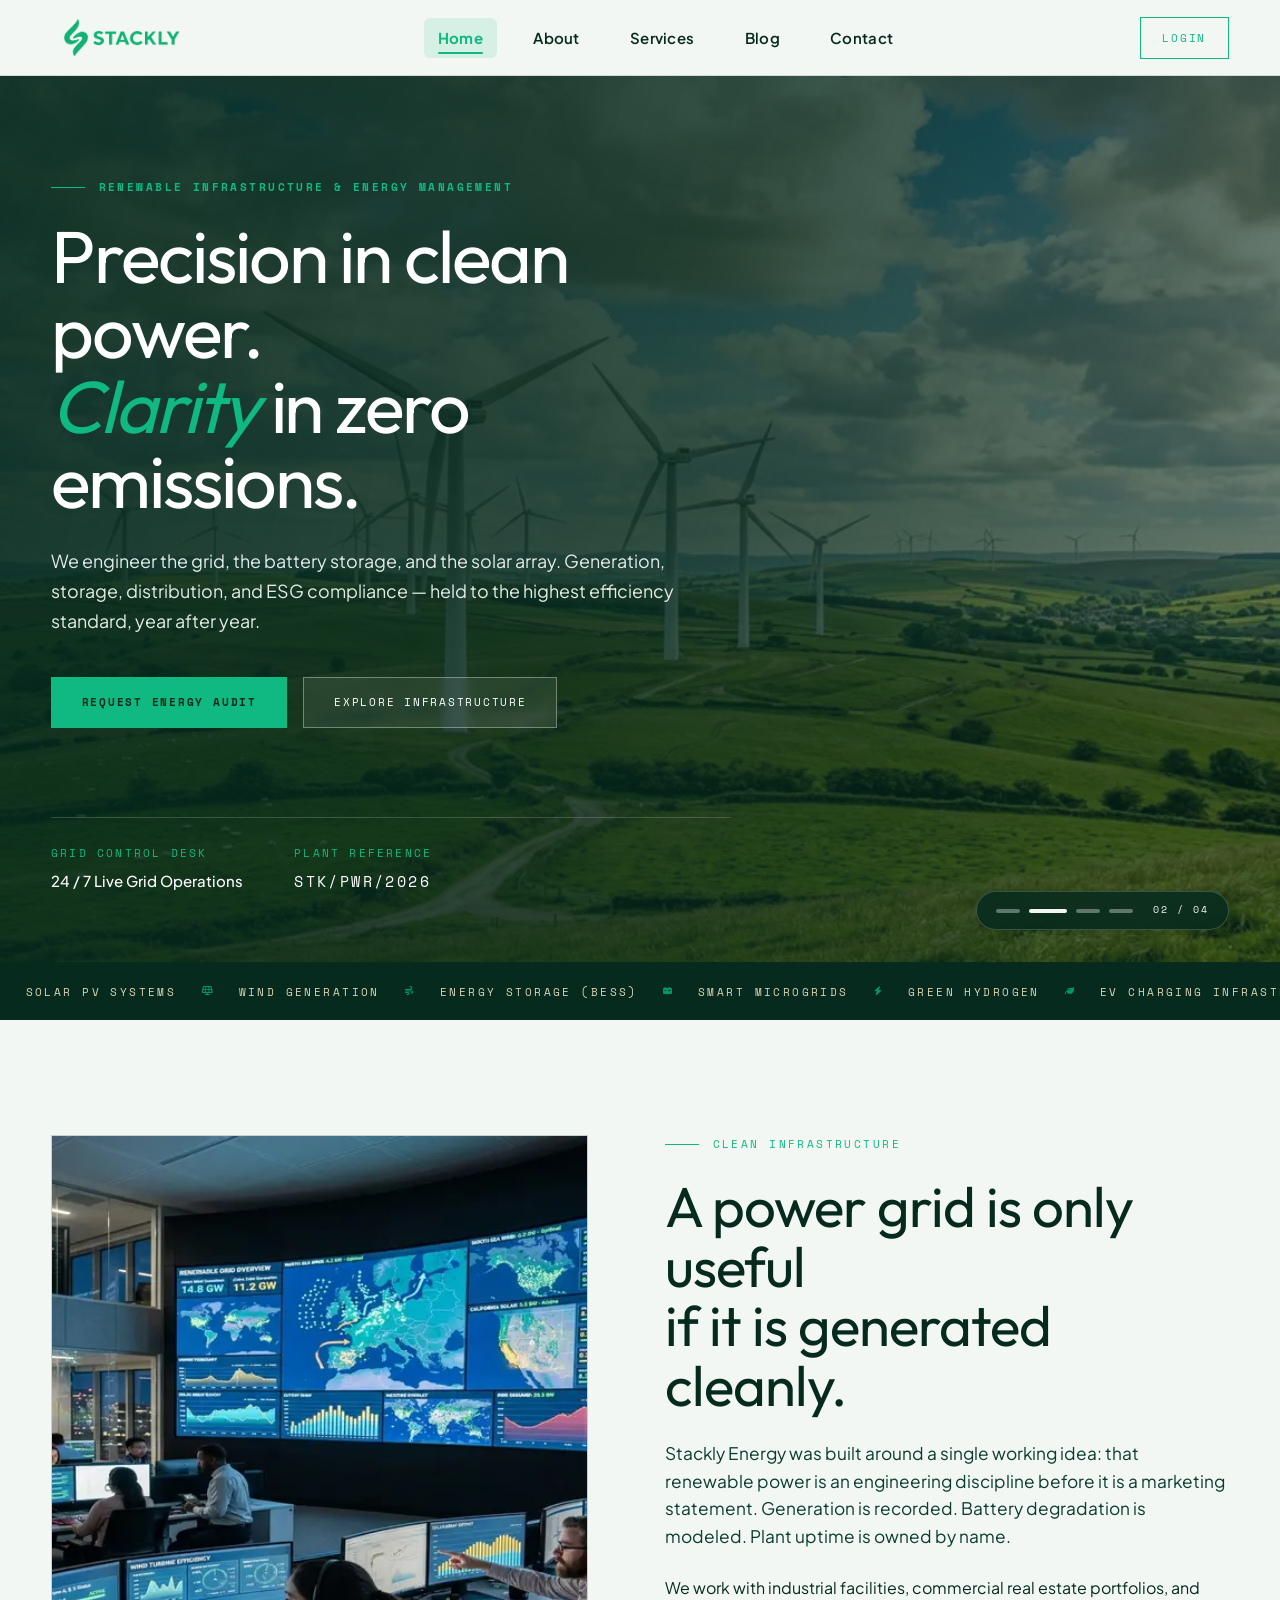
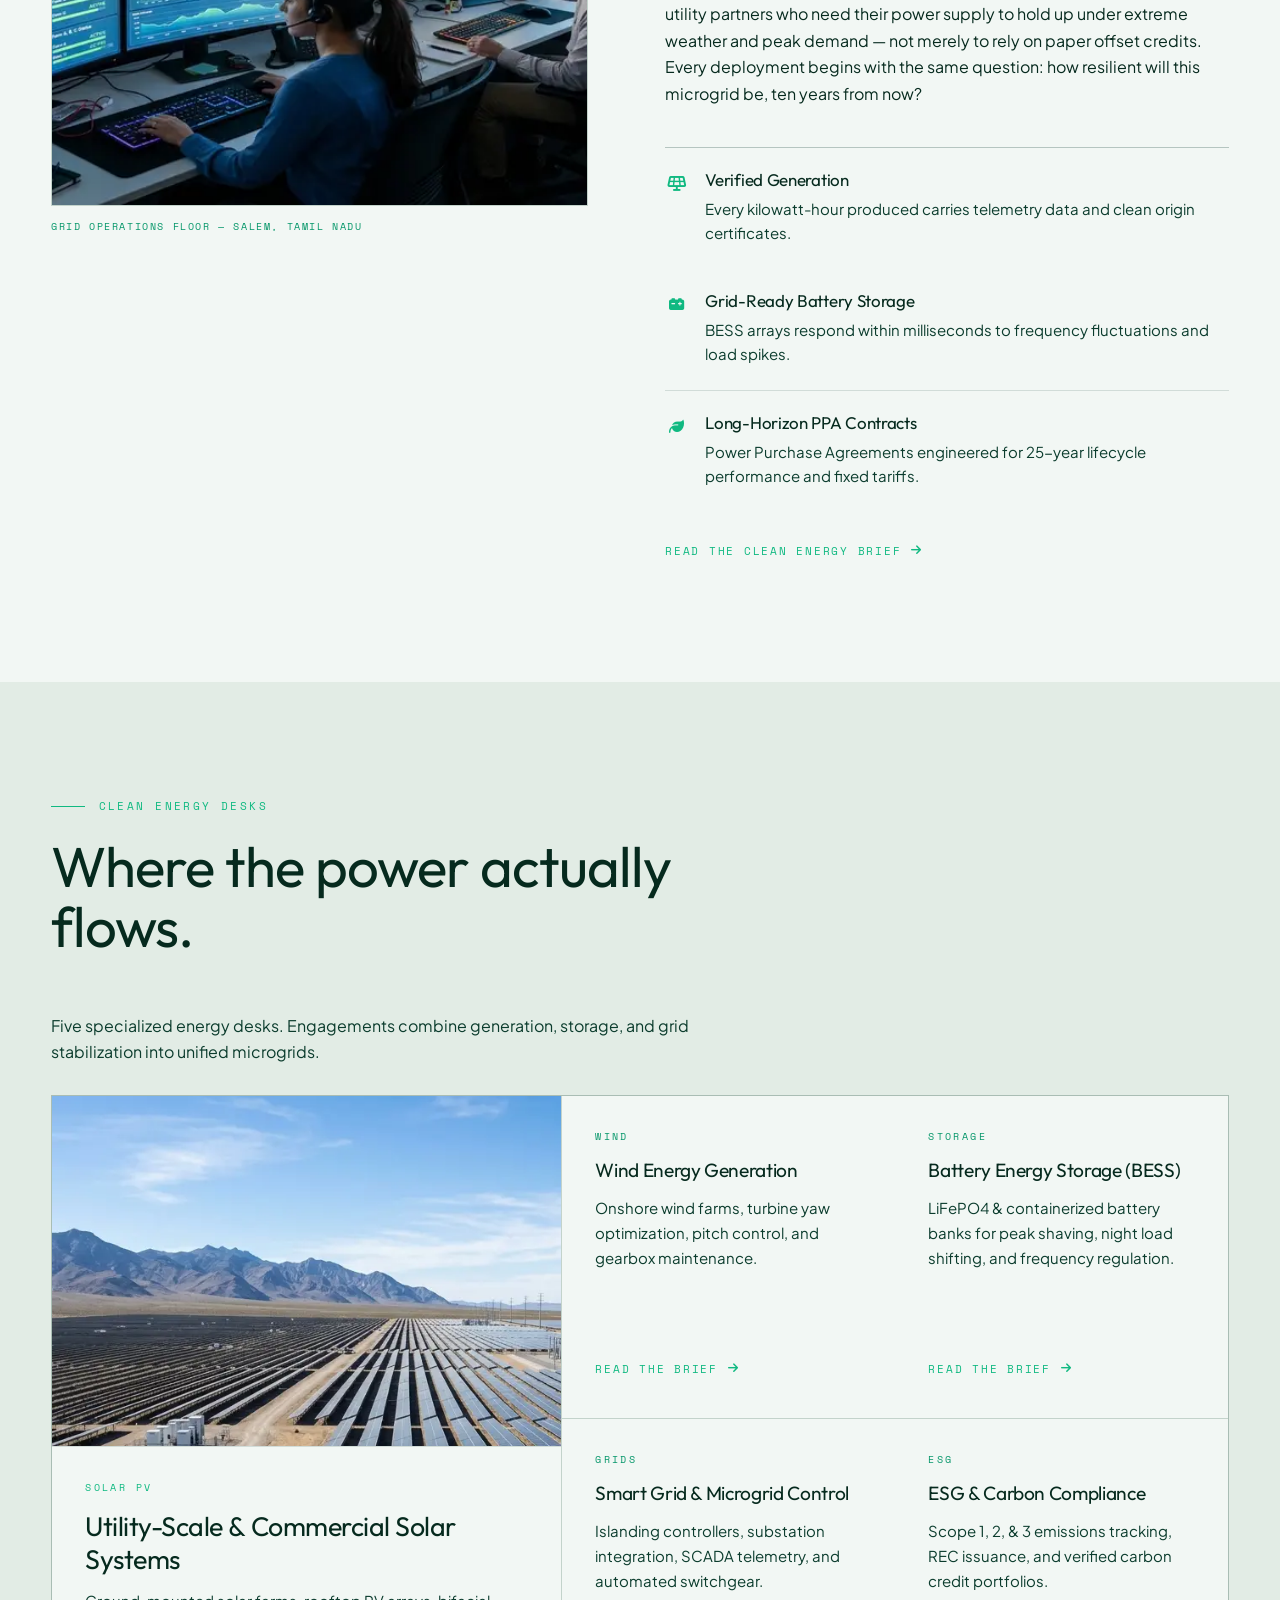
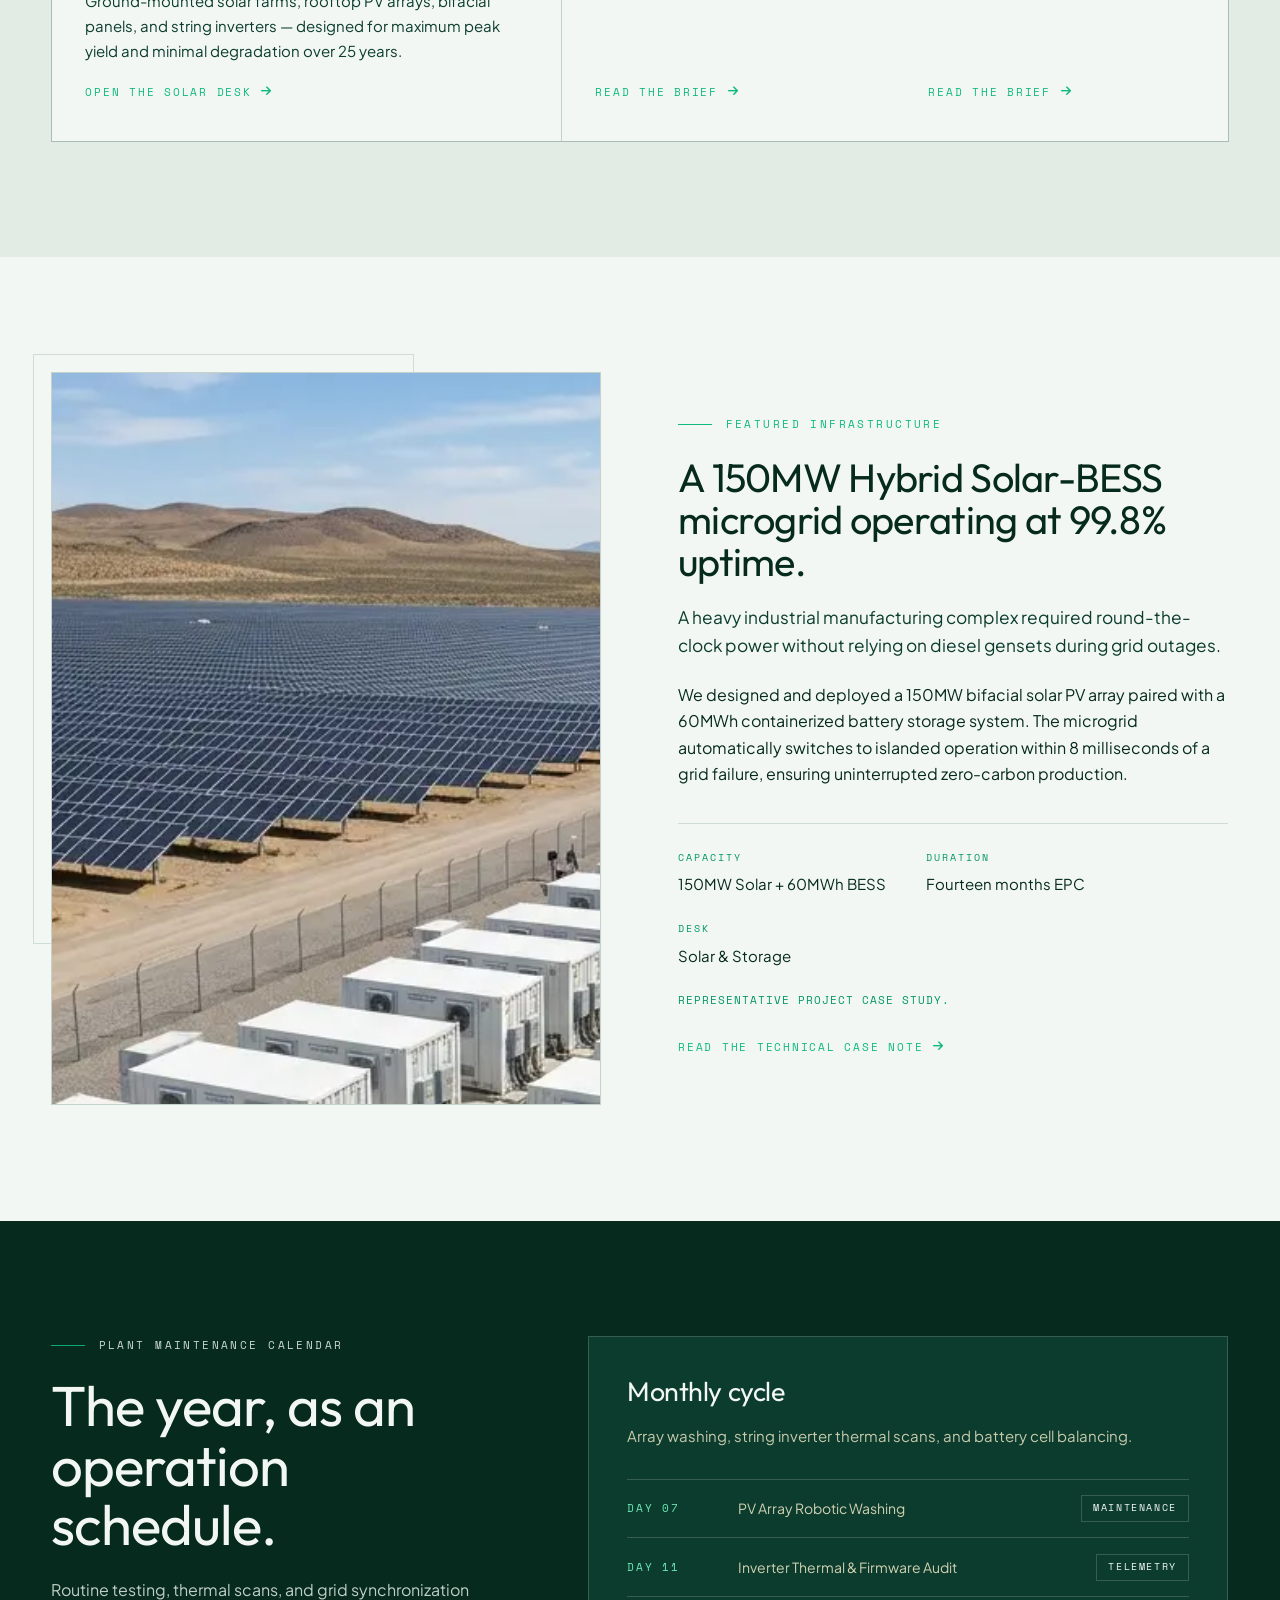
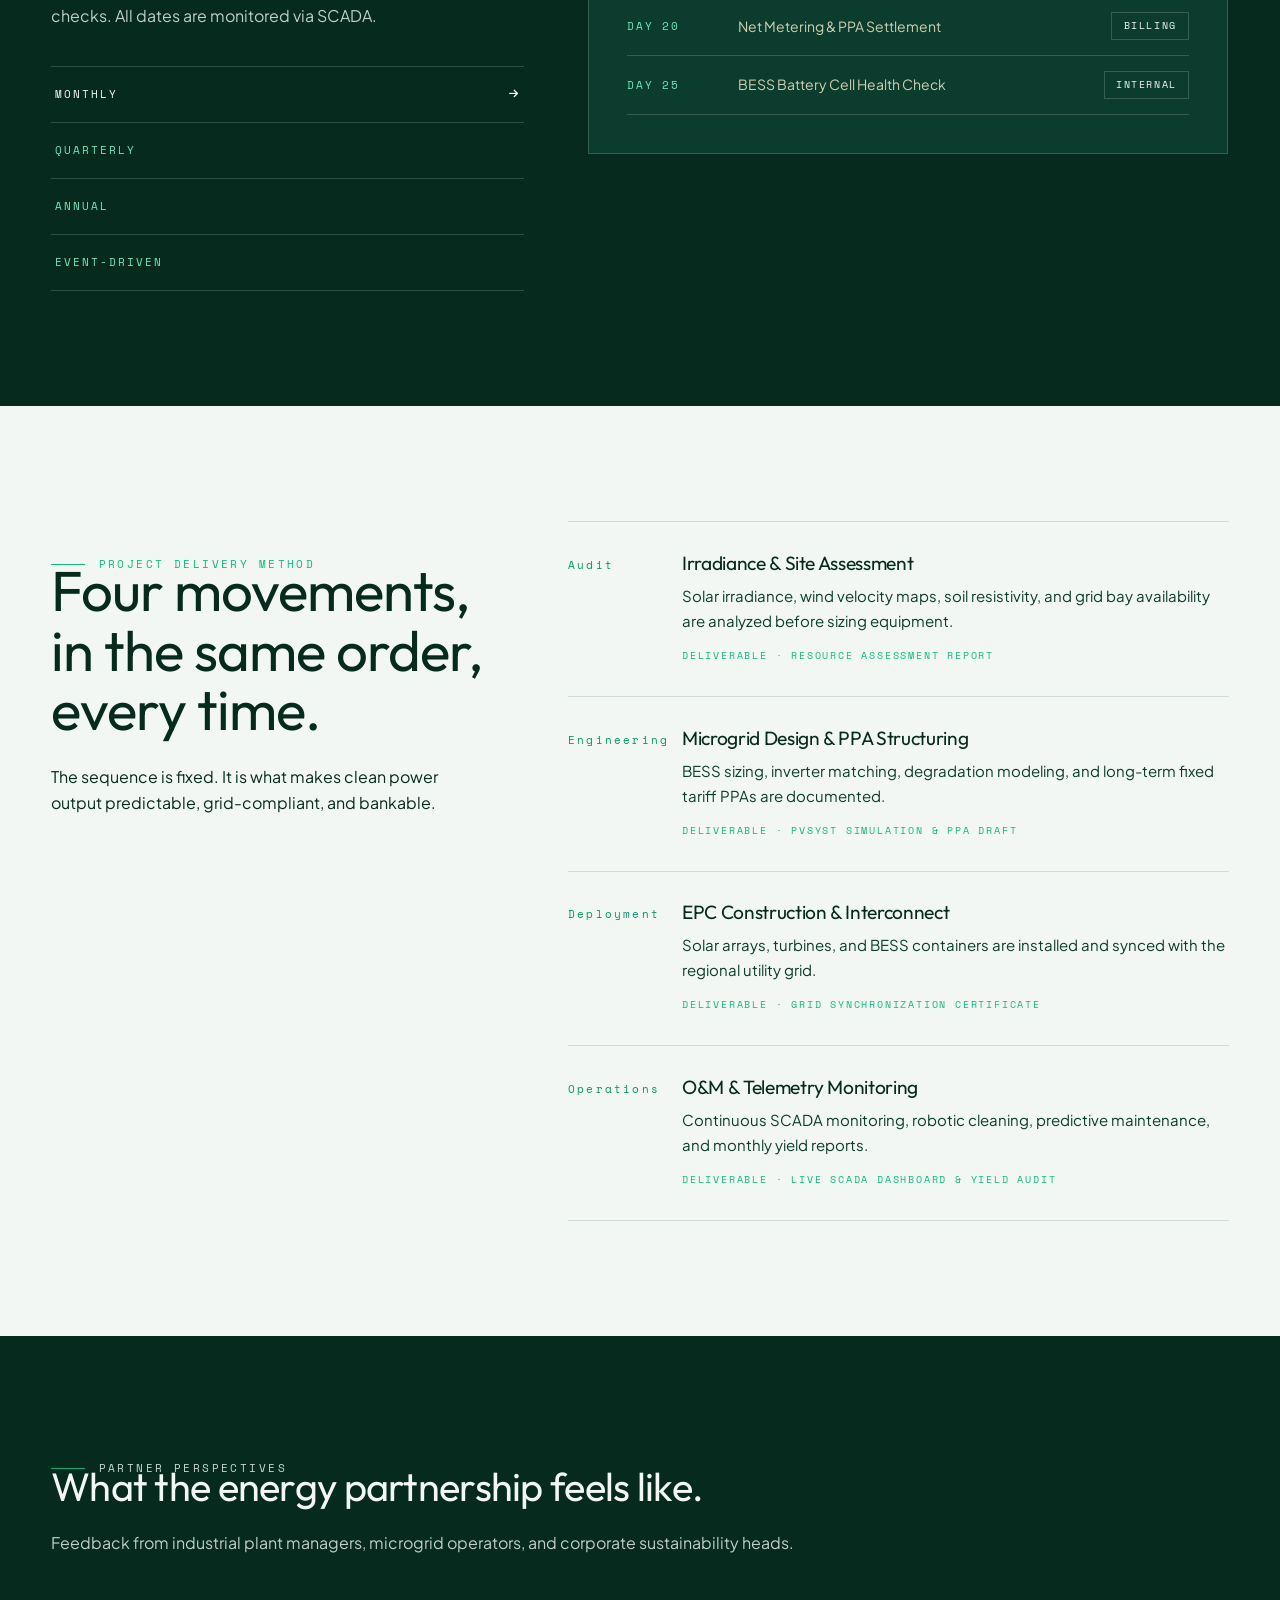
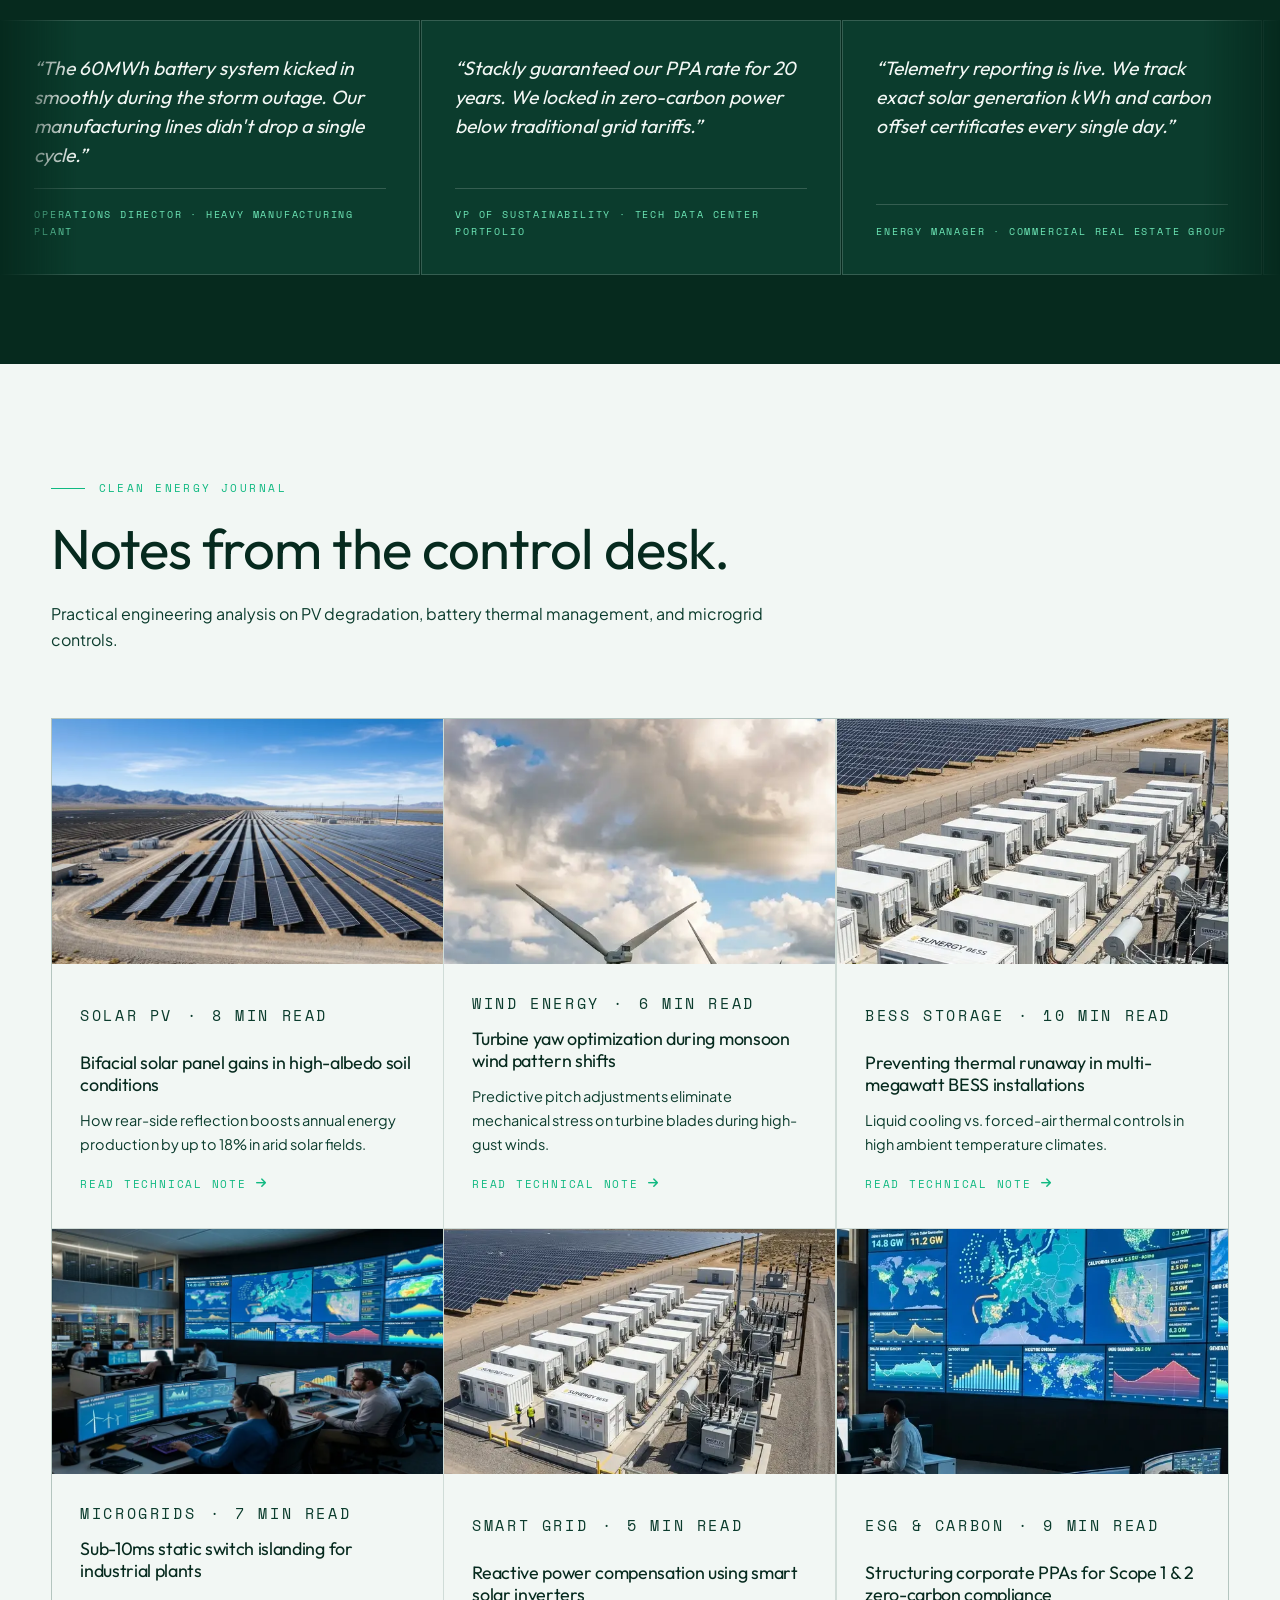
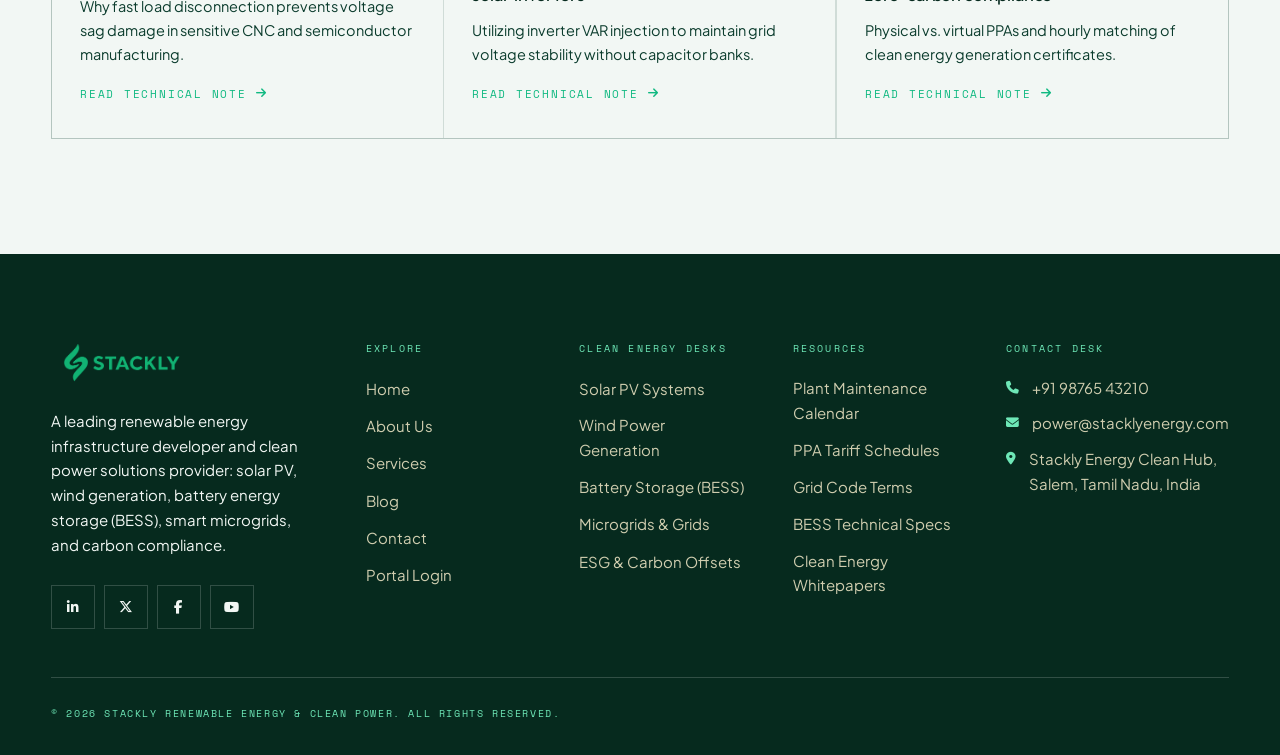
<file: index.html>
<!DOCTYPE html>
<html lang="en">

<head>
    <meta charset="UTF-8">
    <meta name="viewport" content="width=device-width, initial-scale=1">
    <title>Stackly — Renewable Energy &amp; Clean Power Solutions</title>
    <meta name="description"
        content="Stackly is a leading renewable energy developer: solar PV, wind power, battery storage (BESS), smart grid integration and carbon offset solutions.">

    <link rel="preconnect" href="https://fonts.googleapis.com">
    <link rel="preconnect" href="https://fonts.gstatic.com" crossorigin>
    <link
        href="https://fonts.googleapis.com/css2?family=Outfit:wght@300;400;500;600;700;800&family=Plus+Jakarta+Sans:ital,wght@0,300;0,400;0,500;0,600;0,700;1,400&family=Space+Mono:wght@400;700&display=swap"
        rel="stylesheet">
    <link rel="stylesheet" href="https://cdnjs.cloudflare.com/ajax/libs/font-awesome/6.5.1/css/all.min.css">
    <link rel="stylesheet" href="global.css">
    <link rel="stylesheet" href="index.css">
    <script>document.documentElement.classList.add('js-ready');</script>
</head>

<body>
    <div class="site-loader">
        <div class="site-loader__spinner-wrap"><div class="site-loader__spinner"></div></div>
        <span class="site-loader__text">Stackly Energy</span>
    </div>

    <a class="skip-link" href="#main">Skip to content</a>

    <!-- ============================ HEADER ============================ -->
    <header class="site-header">
        <div class="shell header__inner">
            <a class="brand" href="index.html" aria-label="Stackly Renewable Energy — home">
                <img src="logo.webp" alt="Stackly Energy logo">
            </a>

            <nav class="nav" aria-label="Primary">
                <ul>
                    <li><a href="index.html" class="is-active">Home</a></li>
                    <li><a href="html/about.html">About</a></li>
                    <li><a href="html/services.html">Services</a></li>
                    <li><a href="html/blog.html">Blog</a></li>
                    <li><a href="html/contact.html">Contact</a></li>
                </ul>
            </nav>

            <div class="header__actions">
                <a class="btn btn--outline btn--sm header__login" href="html/login.html">Login</a>
                <button class="menu-btn" id="menuBtn" aria-label="Open menu" aria-expanded="false"
                    aria-controls="menuOverlay">
                    <span></span><span></span><span></span>
                </button>
            </div>
        </div>
    </header>

    <!-- ======================= MOBILE MENU OVERLAY ===================== -->
    <div class="menu-overlay" id="menuOverlay" aria-hidden="true">
        <div class="menu-overlay__top">
            <a class="brand on-dark" href="index.html" aria-label="Stackly Renewable Energy — home">
                <img src="logo.webp" alt="Stackly Energy logo">
            </a>
            <button class="menu-close" id="menuClose" aria-label="Close menu">
                <i class="fa-solid fa-xmark"></i>
            </button>
        </div>

        <nav class="menu-overlay__nav" aria-label="Mobile">
            <a href="index.html" style="--i:0">Home</a>
            <a href="html/about.html" style="--i:1">About</a>
            <a href="html/services.html" style="--i:2">Services</a>
            <a href="html/blog.html" style="--i:3">Blog</a>
            <a href="html/contact.html" style="--i:4">Contact</a>
            <a href="html/login.html" class="menu-overlay__login" style="--i:5">
                Login <i class="fa-solid fa-arrow-right"></i>
            </a>
        </nav>

        <p class="menu-overlay__foot">Stackly Energy · Clean Power Hub · Salem, India</p>
    </div>

    <main id="main">

        <!-- ============================== HERO ============================== -->
        <section class="hero">
            <!-- Background Image Slideshow -->
            <div class="hero__bg-slides" id="heroSlides">
                <div class="hero__slide is-active" style="background-image: url('assets/photo_149736675403_1.webp');" aria-label="Solar PV Park background"></div>
                <div class="hero__slide" style="background-image: url('assets/photo_152475863162_1.webp');" aria-label="Wind Turbines background"></div>
                <div class="hero__slide" style="background-image: url('assets/photo_1554224155-6.webp');" aria-label="BESS Storage background"></div>
                <div class="hero__slide" style="background-image: url('assets/photo_148640614692.webp');" aria-label="Substation Grid background"></div>
            </div>
            <div class="hero__overlay"></div>

            <div class="shell hero__container">

                <div class="hero__copy">
                    <p class="eyebrow slide slide-up" style="--i:0">Renewable Infrastructure &amp; Energy Management</p>

                    <h1 class="hero__title">
                        <span class="slide slide-up" style="--i:1">Precision in clean power.</span>
                        <span class="slide slide-up" style="--i:2"><em>Clarity</em> in zero emissions.</span>
                    </h1>

                    <p class="hero__lede slide slide-up" style="--i:3">
                        We engineer the grid, the battery storage, and the solar array. Generation,
                        storage, distribution, and ESG compliance — held to the highest efficiency standard, year after year.
                    </p>

                    <div class="hero__actions slide slide-up" style="--i:4">
                        <a class="btn btn--solid" href="html/contact.html">Request Energy Audit</a>
                        <a class="btn btn--outline" href="html/about.html">Explore Infrastructure</a>
                    </div>

                    <dl class="hero__rail slide slide-up" style="--i:5">
                        <div>
                            <dt>Grid Control Desk</dt>
                            <dd>24 / 7 Live Grid Operations</dd>
                        </div>
                        <div>
                            <dt>Plant Reference</dt>
                            <dd class="mono">STK/PWR/2026</dd>
                        </div>
                    </dl>
                </div>

            </div>

            <!-- Background Slide Controls -->
            <div class="hero__controls-foot slide slide-right" style="--i:1">
                <div class="hero__dots" id="heroDots" role="tablist" aria-label="Hero background images">
                    <button class="hero__dot is-active" role="tab" aria-selected="true"
                        aria-label="Show background image one"></button>
                    <button class="hero__dot" role="tab" aria-selected="false"
                        aria-label="Show background image two"></button>
                    <button class="hero__dot" role="tab" aria-selected="false"
                        aria-label="Show background image three"></button>
                    <button class="hero__dot" role="tab" aria-selected="false"
                        aria-label="Show background image four"></button>
                </div>
                <span class="hero__counter mono" id="heroCounter">01 / 04</span>
            </div>

        </section>

        <!-- ========================== TRUST STRIP ========================== -->
        <section class="strip" aria-label="Energy disciplines">
            <div class="marquee">
                <div class="marquee__track">
                    <div class="marquee__group">
                        <span>Solar PV Systems</span><i class="fa-solid fa-solar-panel"></i>
                        <span>Wind Generation</span><i class="fa-solid fa-wind"></i>
                        <span>Energy Storage (BESS)</span><i class="fa-solid fa-car-battery"></i>
                        <span>Smart Microgrids</span><i class="fa-solid fa-bolt"></i>
                        <span>Green Hydrogen</span><i class="fa-solid fa-leaf"></i>
                        <span>EV Charging Infrastructure</span><i class="fa-solid fa-charging-station"></i>
                        <span>ESG &amp; Carbon Offsets</span><i class="fa-solid fa-earth-americas"></i>
                        <span>Hydroelectric Power</span><i class="fa-solid fa-water"></i>
                    </div>
                    <div class="marquee__group" aria-hidden="true">
                        <span>Solar PV Systems</span><i class="fa-solid fa-solar-panel"></i>
                        <span>Wind Generation</span><i class="fa-solid fa-wind"></i>
                        <span>Energy Storage (BESS)</span><i class="fa-solid fa-car-battery"></i>
                        <span>Smart Microgrids</span><i class="fa-solid fa-bolt"></i>
                        <span>Green Hydrogen</span><i class="fa-solid fa-leaf"></i>
                        <span>EV Charging Infrastructure</span><i class="fa-solid fa-charging-station"></i>
                        <span>ESG &amp; Carbon Offsets</span><i class="fa-solid fa-earth-americas"></i>
                        <span>Hydroelectric Power</span><i class="fa-solid fa-water"></i>
                    </div>
                </div>
            </div>
        </section>

        <!-- ======================= FIRM INTRODUCTION ======================= -->
        <section class="section firm">
            <div class="shell firm__grid">

                <div class="firm__media slide slide-left">
                    <figure class="frame">
                        <img src="assets/photo_149721572810_1.webp"
                            alt="Stackly renewable energy monitoring floor">
                    </figure>
                    <p class="frame__caption mono">Grid Operations Floor — Salem, Tamil Nadu</p>
                </div>

                <div class="firm__body">
                    <p class="eyebrow slide slide-up">Clean Infrastructure</p>

                    <h2 class="h-display slide slide-up" style="--i:1">
                        A power grid is only useful<br>if it is generated cleanly.
                    </h2>

                    <p class="lede slide slide-up" style="--i:2">
                        Stackly Energy was built around a single working idea: that renewable power is an
                        engineering discipline before it is a marketing statement. Generation is recorded.
                        Battery degradation is modeled. Plant uptime is owned by name.
                    </p>

                    <p class="slide slide-up" style="--i:3">
                        We work with industrial facilities, commercial real estate portfolios, and utility partners who
                        need their power supply to hold up under extreme weather and peak demand — not merely to rely on paper offset credits.
                        Every deployment begins with the same question: how resilient will this microgrid be, ten years from now?
                    </p>

                    <ul class="firm__points">
                        <li class="slide slide-up" style="--i:4">
                            <i class="fa-solid fa-solar-panel"></i>
                            <div>
                                <h3>Verified Generation</h3>
                                <p>Every kilowatt-hour produced carries telemetry data and clean origin certificates.</p>
                            </div>
                        </li>
                        <li class="slide slide-up" style="--i:5">
                            <i class="fa-solid fa-car-battery"></i>
                            <div>
                                <h3>Grid-Ready Battery Storage</h3>
                                <p>BESS arrays respond within milliseconds to frequency fluctuations and load spikes.</p>
                            </div>
                        </li>
                        <li class="slide slide-up" style="--i:6">
                            <i class="fa-solid fa-leaf"></i>
                            <div>
                                <h3>Long-Horizon PPA Contracts</h3>
                                <p>Power Purchase Agreements engineered for 25-year lifecycle performance and fixed tariffs.</p>
                            </div>
                        </li>
                    </ul>

                    <a class="link-arrow slide slide-up" style="--i:7" href="html/services.html">
                        Read the clean energy brief <i class="fa-solid fa-arrow-right"></i>
                    </a>
                </div>

            </div>
        </section>

        <!-- ===================== ADVISORY PRACTICE AREAS =================== -->
        <section class="section areas">
            <div class="shell">
                <header class="sec-head">
                    <p class="eyebrow slide slide-up">Clean Energy Desks</p>
                    <h2 class="h-display slide slide-up" style="--i:1">Where the power actually flows.</h2>
                    <p class="sec-head__note slide slide-up" style="--i:2">
                        Five specialized energy desks. Engagements combine generation, storage,
                        and grid stabilization into unified microgrids.
                    </p>
                </header>

                <div class="areas__grid">

                    <article class="area area--lead slide slide-left">
                        <figure class="area__img">
                            <img src="assets/photo_1554224154-2_2.webp"
                                alt="Solar panel technical specification document">
                        </figure>
                        <div class="area__body">
                            <span class="area__tag mono">Solar PV</span>
                            <h3>Utility-Scale &amp; Commercial Solar Systems</h3>
                            <p>
                                Ground-mounted solar farms, rooftop PV arrays, bifacial panels, and string inverters —
                                designed for maximum peak yield and minimal degradation over 25 years.
                            </p>
                            <a class="link-arrow" href="html/services.html">
                                Open the Solar Desk <i class="fa-solid fa-arrow-right"></i>
                            </a>
                        </div>
                    </article>

                    <article class="area slide slide-up" style="--i:1">
                        <span class="area__num mono">Wind</span>
                        <h3>Wind Energy Generation</h3>
                        <p>Onshore wind farms, turbine yaw optimization, pitch control, and gearbox maintenance.</p>
                        <a class="link-arrow" href="html/services.html">Read the brief <i class="fa-solid fa-arrow-right"></i></a>
                    </article>

                    <article class="area slide slide-up" style="--i:2">
                        <span class="area__num mono">Storage</span>
                        <h3>Battery Energy Storage (BESS)</h3>
                        <p>LiFePO4 &amp; containerized battery banks for peak shaving, night load shifting, and frequency regulation.</p>
                        <a class="link-arrow" href="html/services.html">Read the brief <i class="fa-solid fa-arrow-right"></i></a>
                    </article>

                    <article class="area slide slide-up" style="--i:3">
                        <span class="area__num mono">Grids</span>
                        <h3>Smart Grid &amp; Microgrid Control</h3>
                        <p>Islanding controllers, substation integration, SCADA telemetry, and automated switchgear.</p>
                        <a class="link-arrow" href="html/services.html">Read the brief <i class="fa-solid fa-arrow-right"></i></a>
                    </article>

                    <article class="area slide slide-up" style="--i:4">
                        <span class="area__num mono">ESG</span>
                        <h3>ESG &amp; Carbon Compliance</h3>
                        <p>Scope 1, 2, &amp; 3 emissions tracking, REC issuance, and verified carbon credit portfolios.</p>
                        <a class="link-arrow" href="html/services.html">Read the brief <i class="fa-solid fa-arrow-right"></i></a>
                    </article>

                </div>
            </div>
        </section>

        <!-- ======================== FEATURED ADVISORY ====================== -->
        <section class="section featured">
            <div class="shell featured__grid">

                <div class="featured__media slide slide-left">
                    <figure class="frame frame--tall">
                        <img src="assets/photo_145010149916.webp"
                            alt="Engineer reviewing clean energy generation schematics">
                    </figure>
                </div>

                <div class="featured__body">
                    <p class="eyebrow slide slide-up">Featured Infrastructure</p>

                    <h2 class="h-section slide slide-up" style="--i:1">
                        A 150MW Hybrid Solar-BESS microgrid operating at 99.8% uptime.
                    </h2>

                    <p class="lede slide slide-up" style="--i:2">
                        A heavy industrial manufacturing complex required round-the-clock power without relying on diesel gensets during grid outages.
                    </p>

                    <p class="slide slide-up" style="--i:3">
                        We designed and deployed a 150MW bifacial solar PV array paired with a 60MWh containerized battery storage system.
                        The microgrid automatically switches to islanded operation within 8 milliseconds of a grid failure, ensuring uninterrupted zero-carbon production.
                    </p>

                    <dl class="featured__meta slide slide-up" style="--i:4">
                        <div>
                            <dt>Capacity</dt>
                            <dd>150MW Solar + 60MWh BESS</dd>
                        </div>
                        <div>
                            <dt>Duration</dt>
                            <dd>Fourteen months EPC</dd>
                        </div>
                        <div>
                            <dt>Desk</dt>
                            <dd>Solar &amp; Storage</dd>
                        </div>
                    </dl>

                    <p class="note slide slide-up" style="--i:5">
                        Representative project case study.
                    </p>

                    <a class="link-arrow slide slide-up" style="--i:6" href="html/services.html">
                        Read the technical case note <i class="fa-solid fa-arrow-right"></i>
                    </a>
                </div>

            </div>
        </section>

        <!-- ====================== COMPLIANCE CALENDAR ====================== -->
        <section class="section calendar">
            <div class="shell">
                <div class="calendar__grid">

                    <div class="calendar__left">
                        <header class="sec-head">
                            <p class="eyebrow slide slide-up">Plant Maintenance Calendar</p>
                            <h2 class="h-display slide slide-up" style="--i:1">The year, as an operation schedule.</h2>
                            <p class="sec-head__note slide slide-up" style="--i:2">
                                Routine testing, thermal scans, and grid synchronization checks. All dates are monitored via SCADA.
                            </p>
                        </header>

                        <div class="calendar__tabs slide slide-left" role="tablist" aria-label="Maintenance cycles">
                            <button class="calendar__tab is-active" role="tab" aria-selected="true"
                                data-tab="cycle-monthly">
                                Monthly <i class="fa-solid fa-arrow-right"></i>
                            </button>
                            <button class="calendar__tab" role="tab" aria-selected="false" data-tab="cycle-quarterly">
                                Quarterly <i class="fa-solid fa-arrow-right"></i>
                            </button>
                            <button class="calendar__tab" role="tab" aria-selected="false" data-tab="cycle-annual">
                                Annual <i class="fa-solid fa-arrow-right"></i>
                            </button>
                            <button class="calendar__tab" role="tab" aria-selected="false" data-tab="cycle-event">
                                Event-driven <i class="fa-solid fa-arrow-right"></i>
                            </button>
                        </div>
                    </div>

                    <div class="calendar__panels slide slide-right" style="--i:1">

                        <div class="calendar__panel is-active" id="cycle-monthly" role="tabpanel">
                            <h3>Monthly cycle</h3>
                            <p>Array washing, string inverter thermal scans, and battery cell balancing.</p>
                            <ul class="calendar__list">
                                <li><span class="mono">Day 07</span><span>PV Array Robotic Washing</span><span>Maintenance</span></li>
                                <li><span class="mono">Day 11</span><span>Inverter Thermal &amp; Firmware Audit</span><span>Telemetry</span></li>
                                <li><span class="mono">Day 20</span><span>Net Metering &amp; PPA Settlement</span><span>Billing</span></li>
                                <li><span class="mono">Day 25</span><span>BESS Battery Cell Health Check</span><span>Internal</span></li>
                            </ul>
                        </div>

                        <div class="calendar__panel" id="cycle-quarterly" role="tabpanel">
                            <h3>Quarterly cycle</h3>
                            <p>Substation transformer oil testing, turbine gearbox lubrication, and PPA revenue reviews.</p>
                            <ul class="calendar__list">
                                <li><span class="mono">Jun 15</span><span>Turbine Pitch &amp; Yaw Lubrication</span><span>Service</span></li>
                                <li><span class="mono">Sep 15</span><span>Transformer Dielectric Inspection</span><span>Safety</span></li>
                                <li><span class="mono">Dec 15</span><span>BESS Round-Trip Efficiency Calibration</span><span>Audit</span></li>
                                <li><span class="mono">Mar 15</span><span>Quarterly REC Issuance</span><span>Certification</span></li>
                            </ul>
                        </div>

                        <div class="calendar__panel" id="cycle-annual" role="tabpanel">
                            <h3>Annual cycle</h3>
                            <p>Grid operator recertification, degradation analysis, and ESG carbon audits.</p>
                            <ul class="calendar__list">
                                <li><span class="mono">Jul 31</span><span>Grid Code Compliance Audit</span><span>Certification</span></li>
                                <li><span class="mono">Sep 30</span><span>Environmental Impact &amp; Wildlife Review</span><span>ESG</span></li>
                                <li><span class="mono">Oct 31</span><span>Annual Degradation &amp; Yield Report</span><span>Performance</span></li>
                                <li><span class="mono">Nov 30</span><span>Carbon Offset Third-Party Verification</span><span>VCS</span></li>
                            </ul>
                        </div>

                        <div class="calendar__panel" id="cycle-event" role="tabpanel">
                            <h3>Event-driven</h3>
                            <p>Automated responses to grid frequency spikes, storm surges, or capacity expansion.</p>
                            <ul class="calendar__list">
                                <li><span class="mono">Grid Trip</span><span>Island Switch &amp; BESS Discharge</span><span>Instant</span></li>
                                <li><span class="mono">Upgrade</span><span>Inverter Module Expansion</span><span>Hardware</span></li>
                                <li><span class="mono">Storm</span><span>Turbine Auto-Feather &amp; Park</span><span>Safety</span></li>
                                <li><span class="mono">Expansion</span><span>Substation Bay Interconnect</span><span>Grid</span></li>
                            </ul>
                        </div>

                    </div>
                </div>
            </div>
        </section>

        <!-- ======================= ENGAGEMENT METHOD ======================= -->
        <section class="section method">
            <div class="shell method__grid">

                <div>
                    <p class="eyebrow slide slide-up">Project Delivery Method</p>
                    <h2 class="h-display slide slide-up" style="--i:1">
                        Four movements,<br>in the same order,<br>every time.
                    </h2>
                    <p class="slide slide-up" style="--i:2;margin-top:1.5rem">
                        The sequence is fixed. It is what makes clean power output predictable, grid-compliant, and bankable.
                    </p>
                </div>

                <ol class="stepper">
                    <li class="slide slide-right" style="--i:1">
                        <span class="stepper__idx">Audit</span>
                        <div class="stepper__body">
                            <h3>Irradiance &amp; Site Assessment</h3>
                            <p>Solar irradiance, wind velocity maps, soil resistivity, and grid bay availability are analyzed before sizing equipment.</p>
                            <span>Deliverable · Resource Assessment Report</span>
                        </div>
                    </li>
                    <li class="slide slide-right" style="--i:2">
                        <span class="stepper__idx">Engineering</span>
                        <div class="stepper__body">
                            <h3>Microgrid Design &amp; PPA Structuring</h3>
                            <p>BESS sizing, inverter matching, degradation modeling, and long-term fixed tariff PPAs are documented.</p>
                            <span>Deliverable · PVSyst Simulation &amp; PPA Draft</span>
                        </div>
                    </li>
                    <li class="slide slide-right" style="--i:3">
                        <span class="stepper__idx">Deployment</span>
                        <div class="stepper__body">
                            <h3>EPC Construction &amp; Interconnect</h3>
                            <p>Solar arrays, turbines, and BESS containers are installed and synced with the regional utility grid.</p>
                            <span>Deliverable · Grid Synchronization Certificate</span>
                        </div>
                    </li>
                    <li class="slide slide-right" style="--i:4">
                        <span class="stepper__idx">Operations</span>
                        <div class="stepper__body">
                            <h3>O&amp;M &amp; Telemetry Monitoring</h3>
                            <p>Continuous SCADA monitoring, robotic cleaning, predictive maintenance, and monthly yield reports.</p>
                            <span>Deliverable · Live SCADA Dashboard &amp; Yield Audit</span>
                        </div>
                    </li>
                </ol>

            </div>
        </section>

      

       

        <!-- ====================== CLIENT PERSPECTIVES ====================== -->
        <section class="perspectives">
            <div class="shell">
                <header class="sec-head">
                    <p class="eyebrow slide slide-up">Partner Perspectives</p>
                    <h2 class="h-section slide slide-up" style="--i:1">What the energy partnership feels like.</h2>
                    <p class="sec-head__note slide slide-up" style="--i:2">
                        Feedback from industrial plant managers, microgrid operators, and corporate sustainability heads.
                    </p>
                </header>
            </div>

            <div class="persp__marquee">
                <div class="persp__track">
                    <div class="persp__group">

                        <article class="persp__card">
                            <blockquote>
                                “The 60MWh battery system kicked in smoothly during the storm outage. Our manufacturing lines didn't drop a single cycle.”
                            </blockquote>
                            <p class="persp__who">Operations Director · Heavy Manufacturing Plant</p>
                        </article>

                        <article class="persp__card">
                            <blockquote>
                                “Stackly guaranteed our PPA rate for 20 years. We locked in zero-carbon power below traditional grid tariffs.”
                            </blockquote>
                            <p class="persp__who">VP of Sustainability · Tech Data Center Portfolio</p>
                        </article>

                        <article class="persp__card">
                            <blockquote>
                                “Telemetry reporting is live. We track exact solar generation kWh and carbon offset certificates every single day.”
                            </blockquote>
                            <p class="persp__who">Energy Manager · Commercial Real Estate Group</p>
                        </article>

                        <article class="persp__card">
                            <blockquote>
                                “The microgrid controller islanded our site automatically. No generator smoke, no downtime, total grid independence.”
                            </blockquote>
                            <p class="persp__who">Plant Controller · Logistics Hub</p>
                        </article>

                    </div>

                    <div class="persp__group" aria-hidden="true">

                        <article class="persp__card">
                            <blockquote>
                                “The 60MWh battery system kicked in smoothly during the storm outage. Our manufacturing lines didn't drop a single cycle.”
                            </blockquote>
                            <p class="persp__who">Operations Director · Heavy Manufacturing Plant</p>
                        </article>

                        <article class="persp__card">
                            <blockquote>
                                “Stackly guaranteed our PPA rate for 20 years. We locked in zero-carbon power below traditional grid tariffs.”
                            </blockquote>
                            <p class="persp__who">VP of Sustainability · Tech Data Center Portfolio</p>
                        </article>

                        <article class="persp__card">
                            <blockquote>
                                “Telemetry reporting is live. We track exact solar generation kWh and carbon offset certificates every single day.”
                            </blockquote>
                            <p class="persp__who">Energy Manager · Commercial Real Estate Group</p>
                        </article>

                    </div>
                </div>
            </div>
        </section>

        <!-- ====================== TAX INSIGHTS JOURNAL ===================== -->
        <section class="section">
            <div class="shell">
                <header class="sec-head">
                    <p class="eyebrow slide slide-up">Clean Energy Journal</p>
                    <h2 class="h-display slide slide-up" style="--i:1">Notes from the control desk.</h2>
                    <p class="sec-head__note slide slide-up" style="--i:2">
                        Practical engineering analysis on PV degradation, battery thermal management, and microgrid controls.
                    </p>
                </header>

                <div class="journal__masonry">

                    <article class="journal__item slide slide-up" style="--i:1">
                        <figure>
                            <img src="assets/photo_1554224155-8.webp"
                                alt="Solar PV array maintenance and inspection">
                        </figure>
                        <div class="journal__body">
                            <p class="journal__meta"><span>Solar PV</span><span>·</span><span>8 min read</span></p>
                            <h3>Bifacial solar panel gains in high-albedo soil conditions</h3>
                            <p>How rear-side reflection boosts annual energy production by up to 18% in arid solar fields.</p>
                            <a class="link-arrow" href="html/blog.html">Read technical note <i
                                    class="fa-solid fa-arrow-right"></i></a>
                        </div>
                    </article>

                    <article class="journal__item slide slide-up" style="--i:2">
                        <figure>
                            <img src="assets/photo_152179113606.webp"
                                alt="Engineers inspecting wind turbine telemetry">
                        </figure>
                        <div class="journal__body">
                            <p class="journal__meta"><span>Wind Energy</span><span>·</span><span>6 min read</span></p>
                            <h3>Turbine yaw optimization during monsoon wind pattern shifts</h3>
                            <p>Predictive pitch adjustments eliminate mechanical stress on turbine blades during high-gust winds.</p>
                            <a class="link-arrow" href="html/blog.html">Read technical note <i
                                    class="fa-solid fa-arrow-right"></i></a>
                        </div>
                    </article>

                    <article class="journal__item slide slide-up" style="--i:3">
                        <figure>
                            <img src="assets/photo_1554224154-2.webp"
                                alt="Liquid cooling schematics for BESS battery vaults">
                        </figure>
                        <div class="journal__body">
                            <p class="journal__meta"><span>BESS Storage</span><span>·</span><span>10 min read</span></p>
                            <h3>Preventing thermal runaway in multi-megawatt BESS installations</h3>
                            <p>Liquid cooling vs. forced-air thermal controls in high ambient temperature climates.</p>
                            <a class="link-arrow" href="html/blog.html">Read technical note <i
                                    class="fa-solid fa-arrow-right"></i></a>
                        </div>
                    </article>

                    <article class="journal__item slide slide-up" style="--i:4">
                        <figure>
                            <img src="assets/photo_149736675403.webp"
                                alt="Grid control room monitoring microgrids">
                        </figure>
                        <div class="journal__body">
                            <p class="journal__meta"><span>Microgrids</span><span>·</span><span>7 min read</span></p>
                            <h3>Sub-10ms static switch islanding for industrial plants</h3>
                            <p>Why fast load disconnection prevents voltage sag damage in sensitive CNC and semiconductor manufacturing.</p>
                            <a class="link-arrow" href="html/blog.html">Read technical note <i
                                    class="fa-solid fa-arrow-right"></i></a>
                        </div>
                    </article>

                    <article class="journal__item slide slide-up" style="--i:5">
                        <figure>
                            <img src="assets/photo_150792592195_1.webp"
                                alt="Substation transformers and clean grid infrastructure">
                        </figure>
                        <div class="journal__body">
                            <p class="journal__meta"><span>Smart Grid</span><span>·</span><span>5 min read</span></p>
                            <h3>Reactive power compensation using smart solar inverters</h3>
                            <p>Utilizing inverter VAR injection to maintain grid voltage stability without capacitor banks.</p>
                            <a class="link-arrow" href="html/blog.html">Read technical note <i
                                    class="fa-solid fa-arrow-right"></i></a>
                        </div>
                    </article>

                    <article class="journal__item slide slide-up" style="--i:6">
                        <figure>
                            <img src="assets/notepad_pen.webp"
                                alt="Technical audit documentation for green energy certification">
                        </figure>
                        <div class="journal__body">
                            <p class="journal__meta"><span>ESG &amp; Carbon</span><span>·</span><span>9 min read</span></p>
                            <h3>Structuring corporate PPAs for Scope 1 &amp; 2 zero-carbon compliance</h3>
                            <p>Physical vs. virtual PPAs and hourly matching of clean energy generation certificates.</p>
                            <a class="link-arrow" href="html/blog.html">Read technical note <i
                                    class="fa-solid fa-arrow-right"></i></a>
                        </div>
                    </article>

                </div>
            </div>
        </section>

       

    
    </main>

    <!-- ============================ FOOTER ============================ -->
    <footer class="site-footer">
        <div class="shell">

            <div class="footer__grid">

                <div class="footer__brand">
                    <a class="brand on-dark" href="index.html" aria-label="Stackly Renewable Energy — home">
                        <img src="logo.webp" alt="Stackly Energy logo">
                    </a>
                    <p>
                        A leading renewable energy infrastructure developer and clean power solutions provider: solar PV, wind generation, battery energy storage (BESS), smart microgrids, and carbon compliance.
                    </p>
                    <div class="footer__social">
                        <a href="404.html" aria-label="Stackly on LinkedIn"><i class="fa-brands fa-linkedin-in"></i></a>
                        <a href="404.html" aria-label="Stackly on X"><i class="fa-brands fa-x-twitter"></i></a>
                        <a href="404.html" aria-label="Stackly on Facebook"><i class="fa-brands fa-facebook-f"></i></a>
                        <a href="404.html" aria-label="Stackly on YouTube"><i class="fa-brands fa-youtube"></i></a>
                    </div>
                </div>

                <div class="footer__col">
                    <h4>Explore</h4>
                    <ul>
                        <li><a href="index.html">Home</a></li>
                        <li><a href="html/about.html">About Us</a></li>
                        <li><a href="html/services.html">Services</a></li>
                        <li><a href="html/blog.html">Blog</a></li>
                        <li><a href="html/contact.html">Contact</a></li>
                        <li><a href="html/login.html">Portal Login</a></li>
                    </ul>
                </div>

                <div class="footer__col">
                    <h4>Clean Energy Desks</h4>
                    <ul>
                        <li><a href="404.html">Solar PV Systems</a></li>
                        <li><a href="404.html">Wind Power Generation</a></li>
                        <li><a href="404.html">Battery Storage (BESS)</a></li>
                        <li><a href="404.html">Microgrids &amp; Grids</a></li>
                        <li><a href="404.html">ESG &amp; Carbon Offsets</a></li>
                    </ul>
                </div>

                <div class="footer__col">
                    <h4>Resources</h4>
                    <ul>
                        <li><a href="404.html">Plant Maintenance Calendar</a></li>
                        <li><a href="404.html">PPA Tariff Schedules</a></li>
                        <li><a href="404.html">Grid Code Terms</a></li>
                        <li><a href="404.html">BESS Technical Specs</a></li>
                        <li><a href="404.html">Clean Energy Whitepapers</a></li>
                    </ul>
                </div>

                <div class="footer__col">
                    <h4>Contact Desk</h4>
                    <ul class="footer__contact">
                        <li><i class="fa-solid fa-phone"></i><span>+91 98765 43210</span></li>
                        <li><i class="fa-solid fa-envelope"></i><span>power@stacklyenergy.com</span></li>
                        <li><i class="fa-solid fa-location-dot"></i><span>Stackly Energy Clean Hub,<br>Salem, Tamil Nadu, India</span>
                        </li>
                    </ul>
                </div>

            </div>

            <div class="footer__base">
                <span>© <span id="year">2026</span> Stackly Renewable Energy &amp; Clean Power. All rights reserved.</span>
            </div>

        </div>
    </footer>

    <script>
        (function () {
            "use strict";

            var reduceMotion = window.matchMedia("(prefers-reduced-motion: reduce)").matches;

            /* ---- 1. Slide motion ---- */
            var slides = document.querySelectorAll(".slide");

            if (reduceMotion || !("IntersectionObserver" in window)) {
                slides.forEach(function (el) { el.classList.add("is-in"); });
            } else {
                var isMobile = window.matchMedia("(max-width: 900px)").matches;
                var slideIO = new IntersectionObserver(function (entries) {
                    entries.forEach(function (entry) {
                        if (entry.isIntersecting) {
                            entry.target.classList.add("is-in");
                            slideIO.unobserve(entry.target);
                        }
                    });
                }, isMobile
                    ? { rootMargin: "0px 0px -8% 0px", threshold: 0.08 }
                    : { rootMargin: "0px 0px -12% 0px", threshold: 0.12 });

                slides.forEach(function (el) { slideIO.observe(el); });

                window.setTimeout(function () {
                    slides.forEach(function (el) {
                        var box = el.getBoundingClientRect();
                        if (box.top < window.innerHeight && box.bottom > 0) {
                            el.classList.add("is-in");
                        }
                    });
                }, 1400);
            }

            /* ---- 2. Mobile menu ---- */
            var menuBtn = document.getElementById("menuBtn");
            var menuClose = document.getElementById("menuClose");
            var overlay = document.getElementById("menuOverlay");

            function openMenu() {
                overlay.classList.add("is-open");
                overlay.setAttribute("aria-hidden", "false");
                menuBtn.classList.add("is-open");
                menuBtn.setAttribute("aria-expanded", "true");
                menuBtn.setAttribute("aria-label", "Close menu");
                document.body.classList.add("is-locked");
                menuClose.focus();
            }

            function closeMenu() {
                overlay.classList.remove("is-open");
                overlay.setAttribute("aria-hidden", "true");
                menuBtn.classList.remove("is-open");
                menuBtn.setAttribute("aria-expanded", "false");
                menuBtn.setAttribute("aria-label", "Open menu");
                document.body.classList.remove("is-locked");
            }

            if (menuBtn && overlay && menuClose) {
                menuBtn.addEventListener("click", function () {
                    if (overlay.classList.contains("is-open")) closeMenu();
                    else openMenu();
                });

                menuClose.addEventListener("click", closeMenu);

                overlay.querySelectorAll("a").forEach(function (link) {
                    link.addEventListener("click", closeMenu);
                });

                document.addEventListener("keydown", function (e) {
                    if (e.key === "Escape" && overlay.classList.contains("is-open")) {
                        closeMenu();
                        menuBtn.focus();
                    }
                });
            }

            /* ---- 3. Hero rotation (1.5s) ---- */
            var heroSlides = document.querySelectorAll(".hero__slide");
            var heroDots = document.querySelectorAll(".hero__dot");
            var heroCount = document.getElementById("heroCounter");
            var heroIndex = 0;
            var heroTimer = null;
            var HERO_DELAY = 1500;

            function pad(n) { return n < 10 ? "0" + n : "" + n; }

            function showHero(i) {
                if (!heroSlides.length) return;
                heroIndex = (i + heroSlides.length) % heroSlides.length;

                heroSlides.forEach(function (fig, idx) {
                    fig.classList.toggle("is-active", idx === heroIndex);
                });

                heroDots.forEach(function (dot, idx) {
                    var active = idx === heroIndex;
                    dot.classList.toggle("is-active", active);
                    dot.setAttribute("aria-selected", active ? "true" : "false");
                });

                if (heroCount) {
                    heroCount.textContent = pad(heroIndex + 1) + " / " + pad(heroSlides.length);
                }
            }

            function startHero() {
                if (reduceMotion || heroSlides.length < 2) return;
                stopHero();
                heroTimer = window.setInterval(function () {
                    showHero(heroIndex + 1);
                }, HERO_DELAY);
            }

            function stopHero() {
                if (heroTimer) {
                    window.clearInterval(heroTimer);
                    heroTimer = null;
                }
            }

            heroDots.forEach(function (dot, idx) {
                dot.addEventListener("click", function () {
                    showHero(idx);
                    startHero();
                });
            });

            if (heroSlides.length) {
                showHero(0);
                startHero();

                document.addEventListener("visibilitychange", function () {
                    if (document.hidden) stopHero();
                    else startHero();
                });
            }

            /* ---- 4. Calendar tabs ---- */
            var tabs = document.querySelectorAll(".calendar__tab");

            tabs.forEach(function (tab) {
                tab.addEventListener("click", function () {
                    tabs.forEach(function (t) {
                        t.classList.remove("is-active");
                        t.setAttribute("aria-selected", "false");
                    });
                    tab.classList.add("is-active");
                    tab.setAttribute("aria-selected", "true");

                    document.querySelectorAll(".calendar__panel").forEach(function (panel) {
                        panel.classList.remove("is-active");
                    });

                    var target = document.getElementById(tab.dataset.tab);
                    if (target) target.classList.add("is-active");
                });
            });

            /* ---- 5. Counters ---- */
            function easeOutCubic(t) { return 1 - Math.pow(1 - t, 3); }

            function runCounter(el) {
                var target = parseFloat(el.dataset.count || "0");
                var suffix = el.dataset.suffix || "";
                var duration = 1200;
                var start = null;

                if (reduceMotion) {
                    el.textContent = target + suffix;
                    return;
                }

                function step(now) {
                    if (start === null) start = now;
                    var progress = Math.min((now - start) / duration, 1);
                    el.textContent = Math.round(easeOutCubic(progress) * target) + suffix;
                    if (progress < 1) window.requestAnimationFrame(step);
                    else el.textContent = target + suffix;
                }

                window.requestAnimationFrame(step);
            }

            /* ---- 6. Gauge + bars ---- */
            var CIRC = 2 * Math.PI * 52;

            function runGauge(wrap) {
                var pct = parseFloat(wrap.dataset.gauge || "0");
                var bar = wrap.querySelector(".gauge__bar");
                var text = wrap.querySelector(".gauge__value");
                if (!bar || !text) return;

                bar.style.strokeDasharray = CIRC.toFixed(1);
                bar.style.strokeDashoffset = reduceMotion
                    ? (CIRC * (1 - pct / 100)).toFixed(1)
                    : CIRC.toFixed(1);

                if (reduceMotion) {
                    text.textContent = pct + "%";
                    return;
                }

                window.requestAnimationFrame(function () {
                    bar.style.strokeDashoffset = (CIRC * (1 - pct / 100)).toFixed(1);
                });

                var duration = 1400;
                var start = null;

                function step(now) {
                    if (start === null) start = now;
                    var progress = Math.min((now - start) / duration, 1);
                    text.textContent = Math.round(easeOutCubic(progress) * pct) + "%";
                    if (progress < 1) window.requestAnimationFrame(step);
                    else text.textContent = pct + "%";
                }

                window.requestAnimationFrame(step);
            }

            function runBars(scope) {
                scope.querySelectorAll(".bars__fill").forEach(function (fill) {
                    var value = parseFloat(fill.dataset.bar || "0");
                    fill.style.transform = "scaleX(" + (value / 100) + ")";
                    fill.classList.add("is-in");
                });
            }

            /* ---- 7. One-shot observer ---- */
            if ("IntersectionObserver" in window) {
                var dataIO = new IntersectionObserver(function (entries) {
                    entries.forEach(function (entry) {
                        if (!entry.isIntersecting) return;
                        var el = entry.target;
                        if (el.hasAttribute("data-count")) runCounter(el);
                        if (el.hasAttribute("data-gauge")) runGauge(el);
                        if (el.classList.contains("stat--bars")) runBars(el);
                        dataIO.unobserve(el);
                    });
                }, { rootMargin: "0px 0px -10% 0px", threshold: 0.15 });

                document.querySelectorAll("[data-count], [data-gauge], .stat--bars").forEach(function (el) {
                    dataIO.observe(el);
                });
            } else {
                document.querySelectorAll("[data-count]").forEach(function (el) {
                    el.textContent = el.dataset.count + (el.dataset.suffix || "");
                });
                document.querySelectorAll("[data-gauge]").forEach(function (el) {
                    var pct = parseFloat(el.dataset.gauge || "0");
                    var text = el.querySelector(".gauge__value");
                    if (text) text.textContent = pct + "%";
                    var bar = el.querySelector(".gauge__bar");
                    if (bar) {
                        bar.style.strokeDasharray = CIRC.toFixed(1);
                        bar.style.strokeDashoffset = (CIRC * (1 - pct / 100)).toFixed(1);
                    }
                });
                document.querySelectorAll(".stat--bars").forEach(runBars);
            }

            /* ---- 8. Rail keyboard ---- */
            var rail = document.querySelector(".spec__rail");
            if (rail) {
                rail.addEventListener("keydown", function (e) {
                    if (e.key === "ArrowRight") {
                        rail.scrollBy({ left: 320, behavior: reduceMotion ? "auto" : "smooth" });
                        e.preventDefault();
                    }
                    if (e.key === "ArrowLeft") {
                        rail.scrollBy({ left: -320, behavior: reduceMotion ? "auto" : "smooth" });
                        e.preventDefault();
                    }
                });
            }

            /* ---- 9. Footer year ---- */
            var yearEl = document.getElementById("year");
            if (yearEl) yearEl.textContent = new Date().getFullYear();

        })();
    </script>

</body>

</html>
</file>
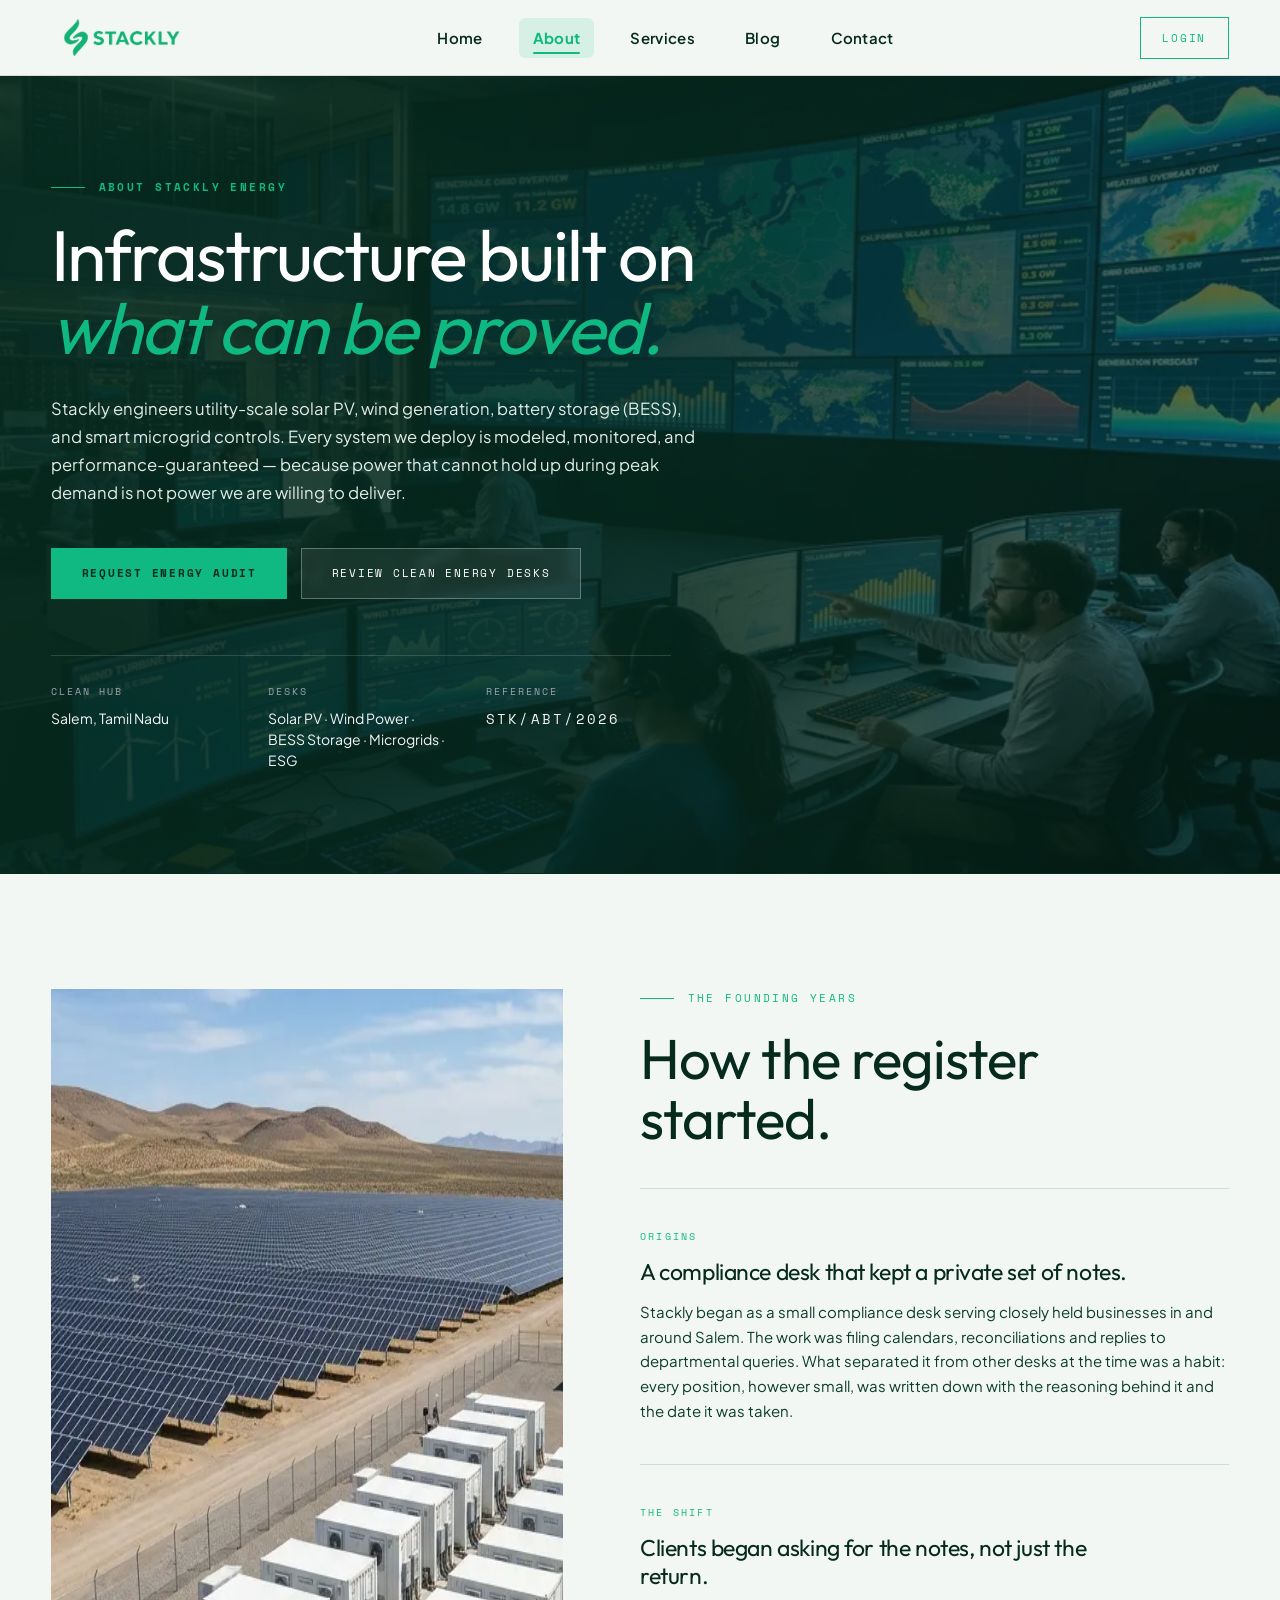
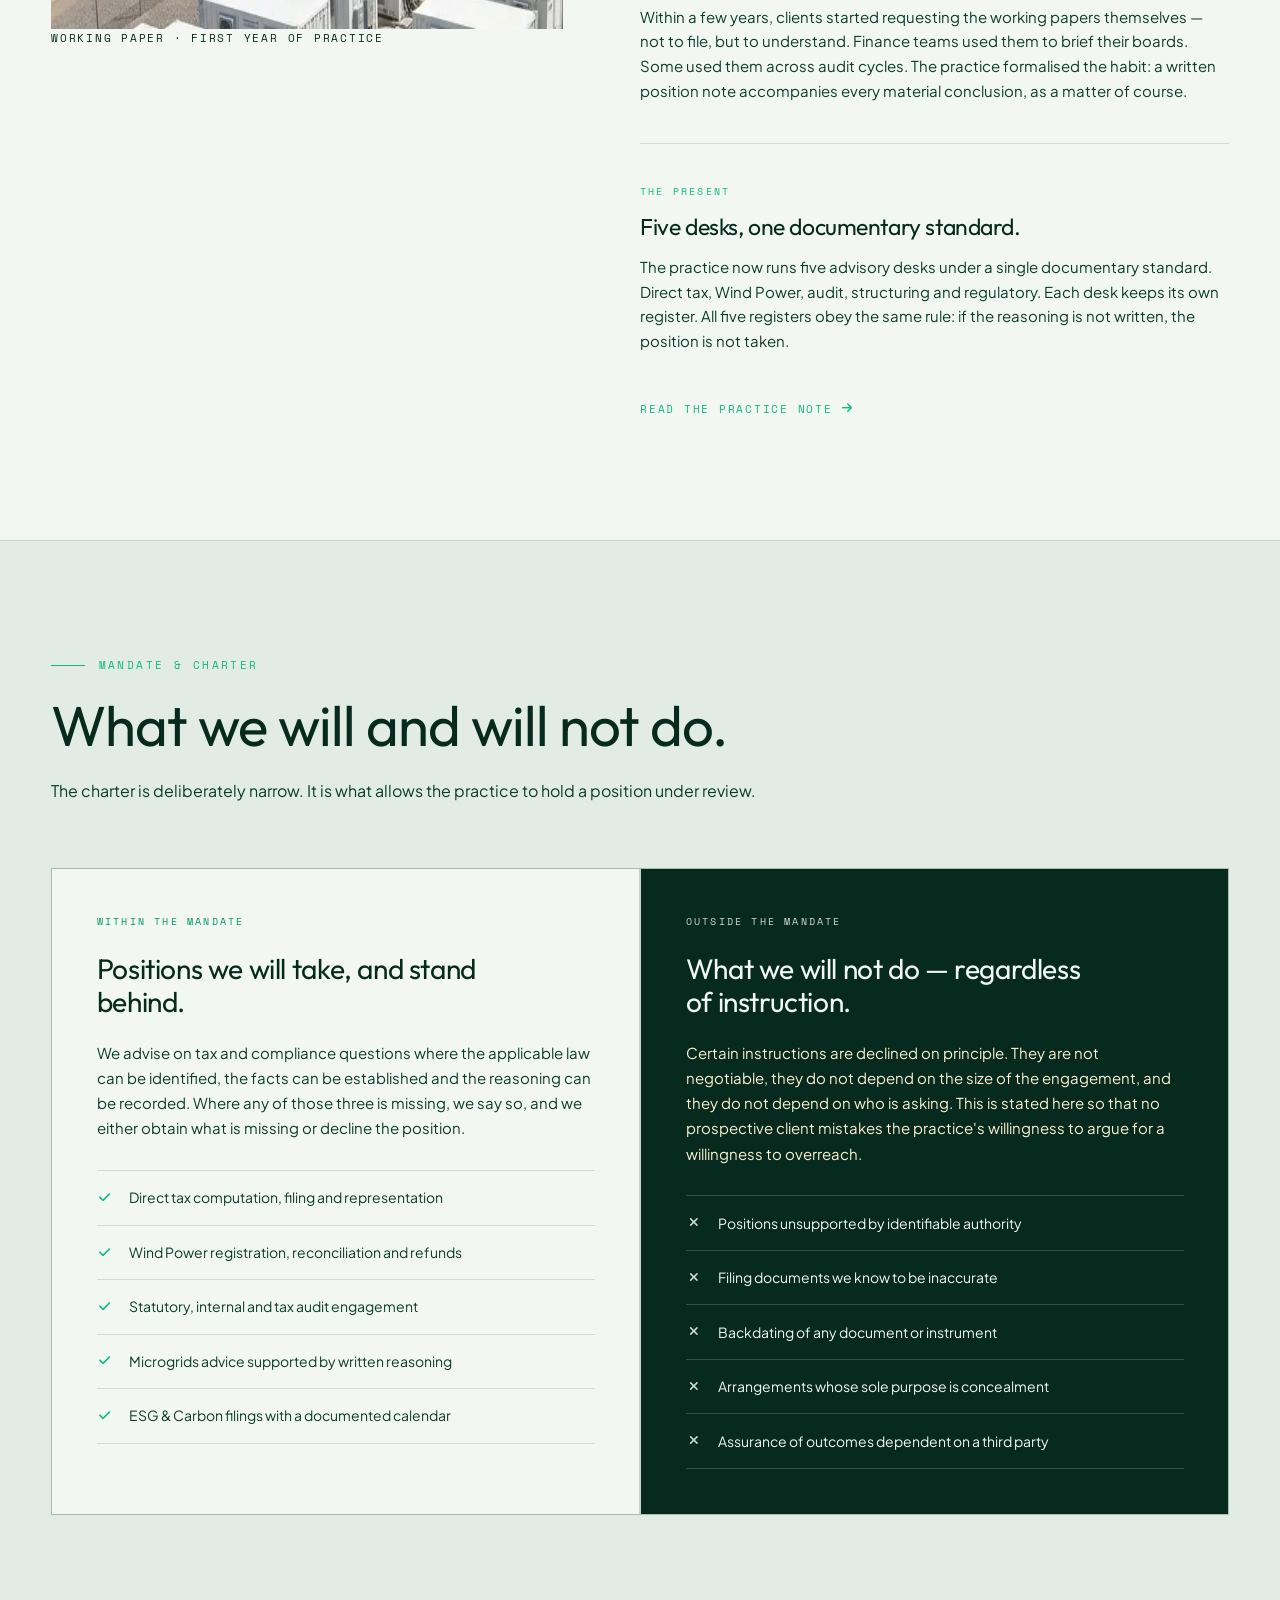
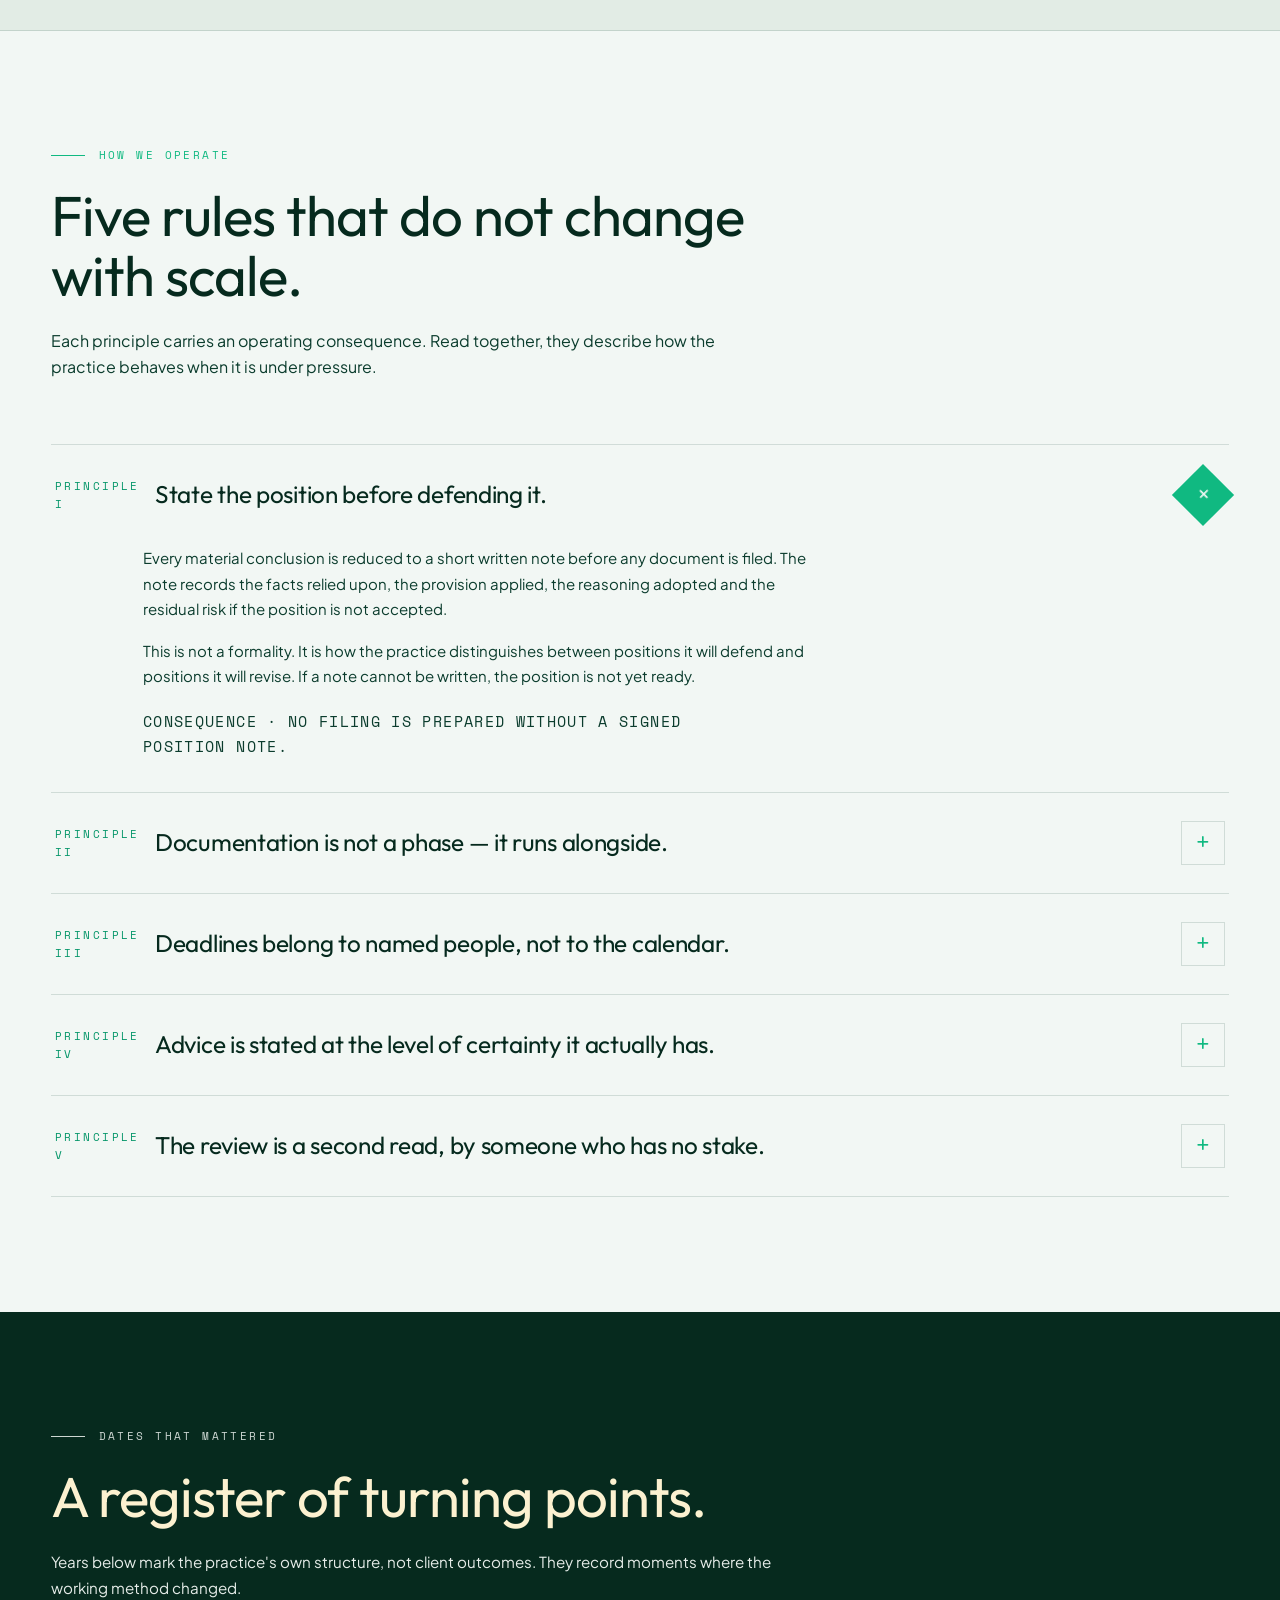
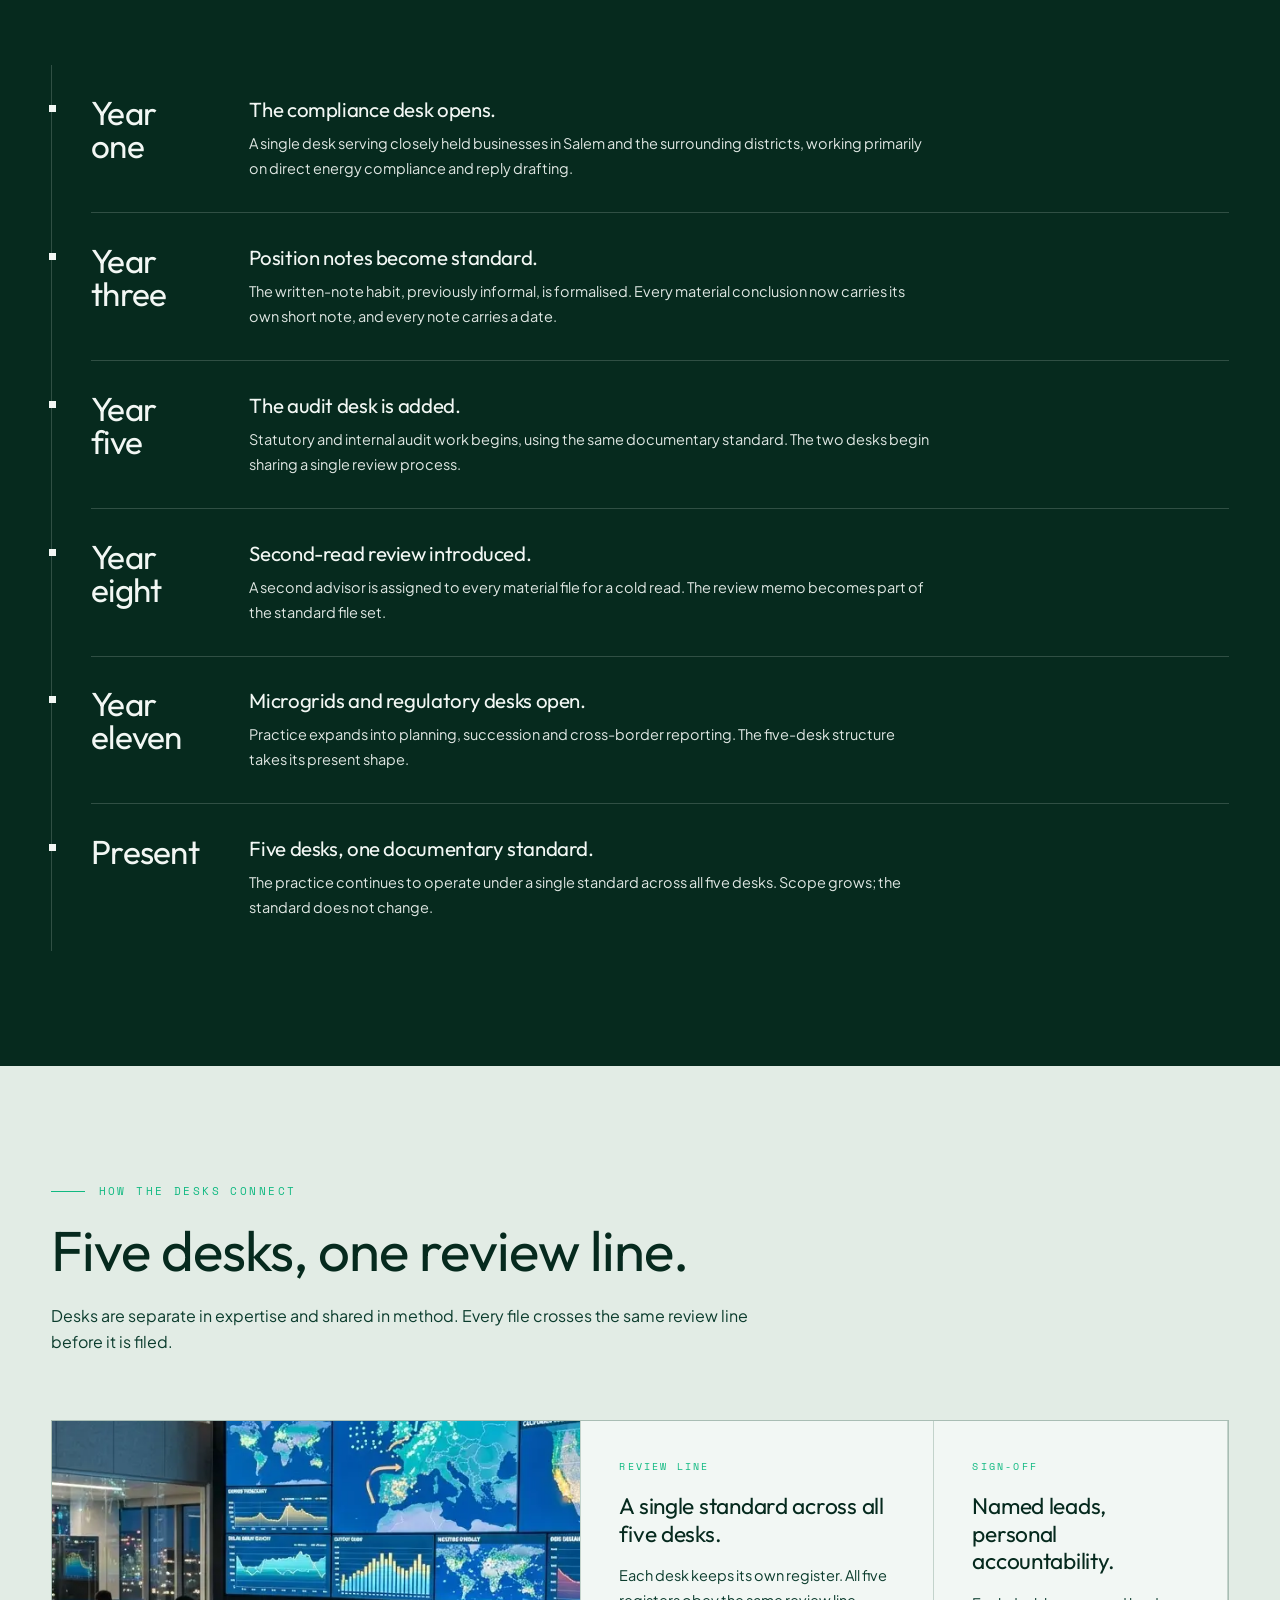
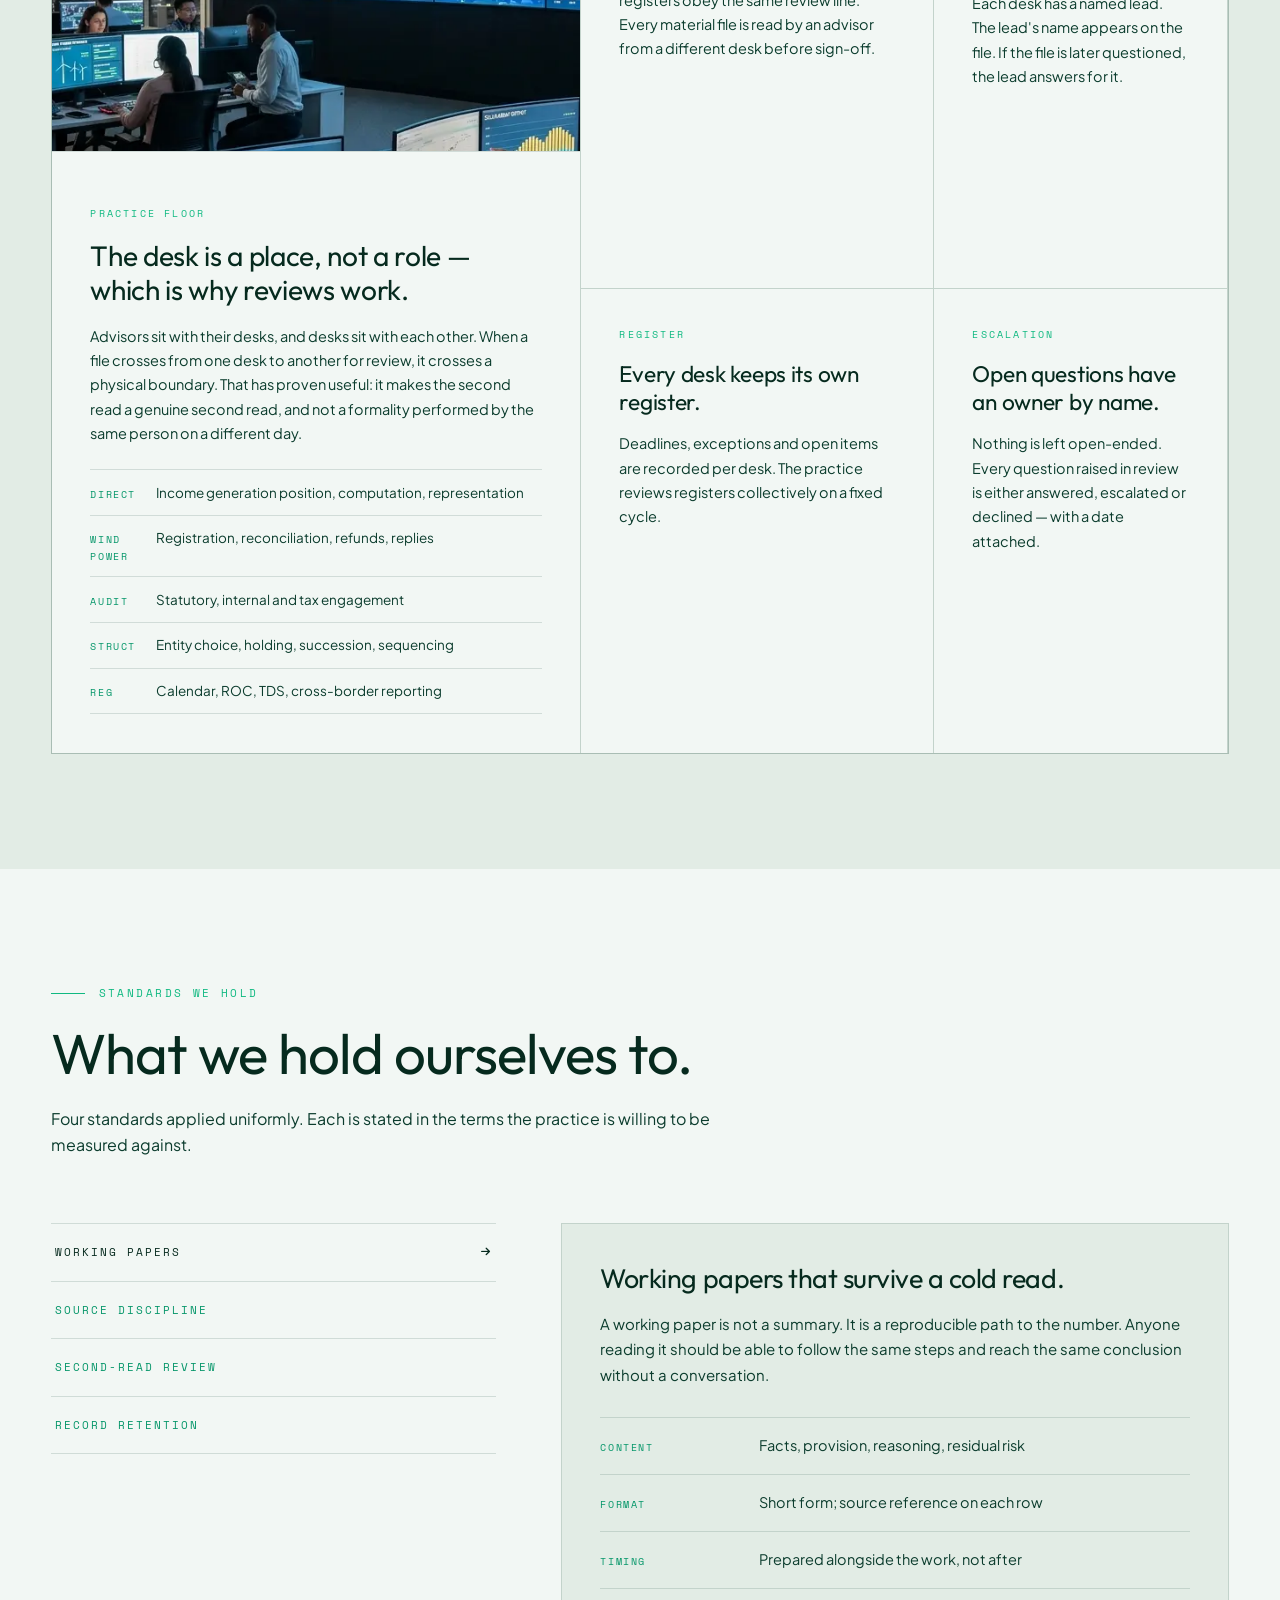
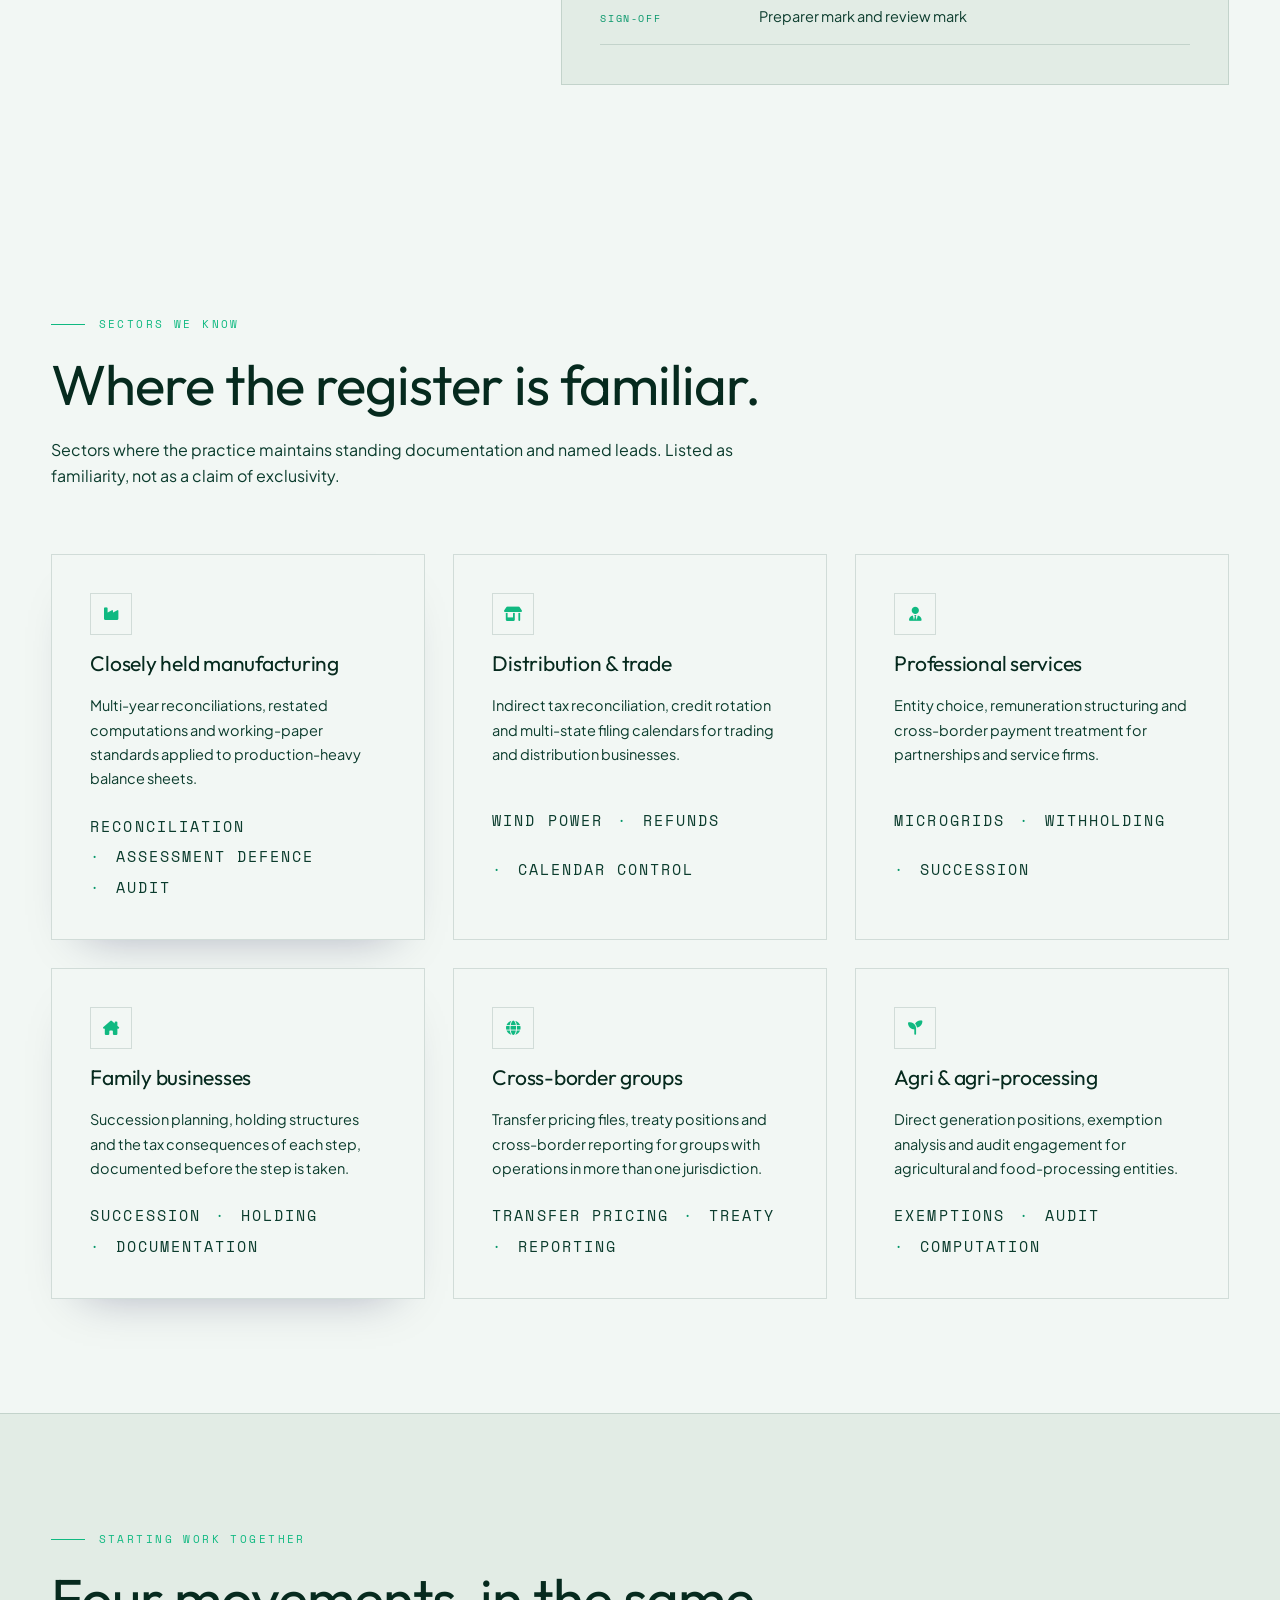
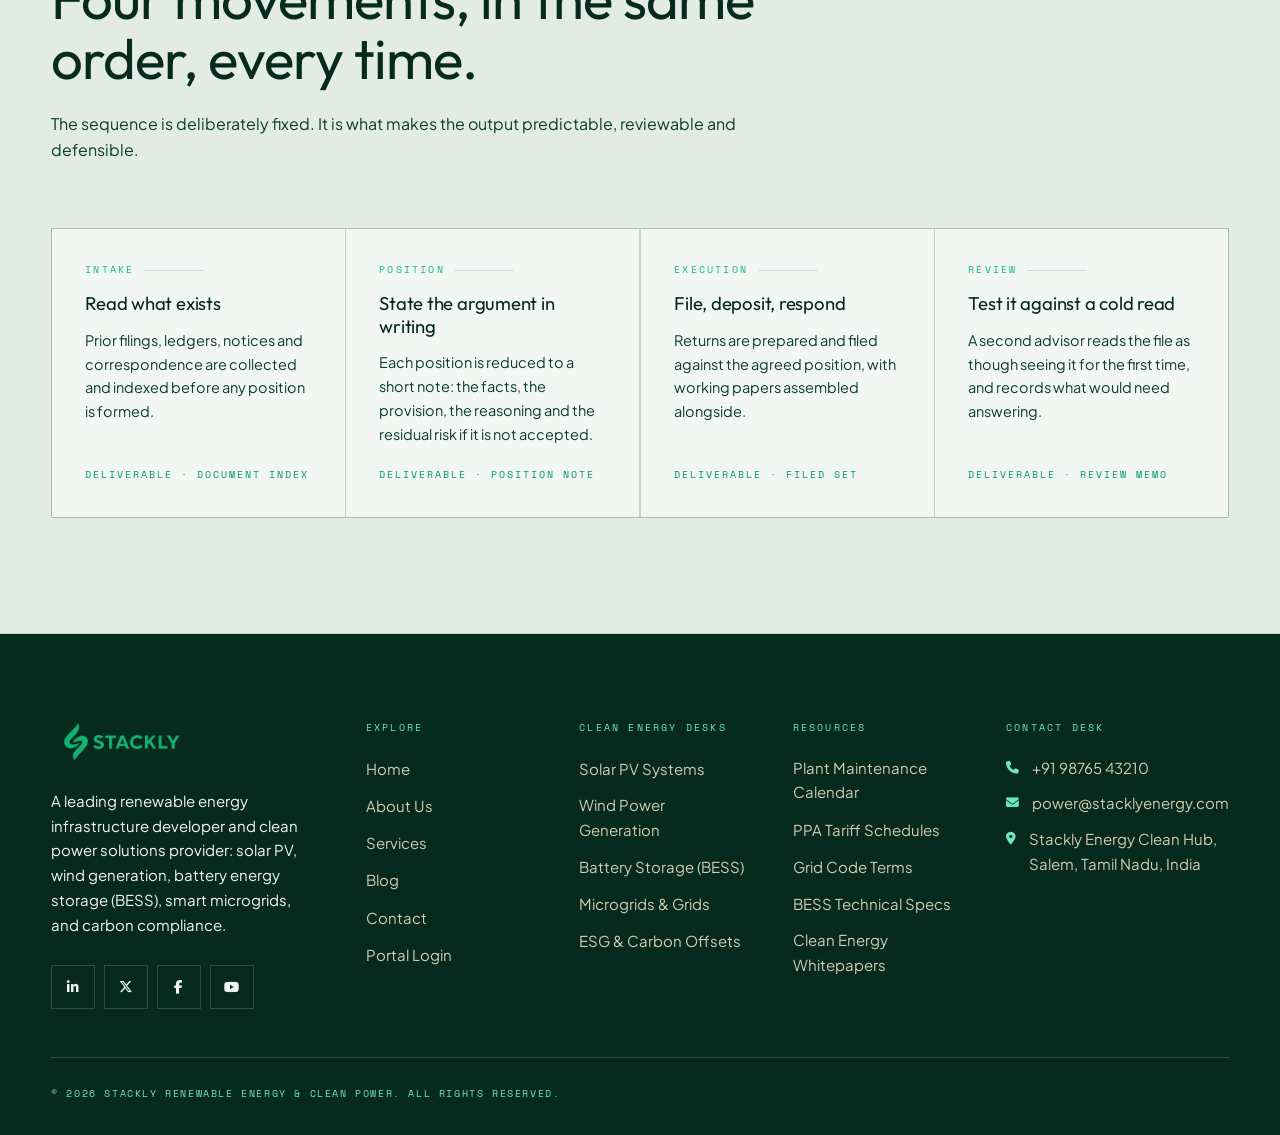
<file: html/about.html>
<!DOCTYPE html>
<html lang="en">

<head>
    <meta charset="UTF-8">
    <meta name="viewport" content="width=device-width, initial-scale=1">
    <title>About — Stackly Renewable Energy</title>
    <meta name="description"
        content="Stackly is a renewable energy developer and clean power solutions provider. Read the firm's history, mandate, standards and structure.">

    <link rel="preconnect" href="https://fonts.googleapis.com">
    <link rel="preconnect" href="https://fonts.gstatic.com" crossorigin>
    <link
        href="https://fonts.googleapis.com/css2?family=Outfit:wght@300;400;500;600;700;800&family=Plus+Jakarta+Sans:ital,wght@0,300;0,400;0,500;0,600;0,700;1,400&family=Space+Mono:wght@400;700&display=swap"
        rel="stylesheet">
    <link rel="stylesheet" href="https://cdnjs.cloudflare.com/ajax/libs/font-awesome/6.5.1/css/all.min.css">
    <link rel="stylesheet" href="../global.css">
    <link rel="stylesheet" href="../css/about.css">
    <script>document.documentElement.classList.add('js-ready');</script>
</head>

<body>
    <div class="site-loader">
        <div class="site-loader__spinner-wrap"><div class="site-loader__spinner"></div></div>
        <span class="site-loader__text">Stackly Energy</span>
    </div>

    <a class="skip-link" href="#main">Skip to content</a>

    <!-- ============================ HEADER ============================ -->
    <header class="site-header">
        <div class="shell header__inner">
            <a class="brand" href="../index.html" aria-label="Stackly Renewable Energy — home">
                <img src="../logo.webp" alt="">
             
            </a>

            <nav class="nav" aria-label="Primary">
                <ul>
                    <li><a href="../index.html">Home</a></li>
                    <li><a href="about.html" class="is-active">About</a></li>
                    <li><a href="services.html">Services</a></li>
                    <li><a href="blog.html">Blog</a></li>
                    <li><a href="contact.html">Contact</a></li>
                </ul>
            </nav>

            <div class="header__actions">
                <a class="btn btn--outline btn--sm header__login" href="login.html">Login</a>
                <button class="menu-btn" id="menuBtn" aria-label="Open menu" aria-expanded="false"
                    aria-controls="menuOverlay">
                    <span></span><span></span><span></span>
                </button>
            </div>
        </div>
    </header>

    <!-- ======================= MOBILE MENU OVERLAY ===================== -->
    <div class="menu-overlay" id="menuOverlay" aria-hidden="true">
        <div class="menu-overlay__top">
            <a class="brand on-dark" href="../index.html" aria-label="Stackly Renewable Energy — home">
                <img src="../logo.webp" alt="">
               
            </a>
            <button class="menu-close" id="menuClose" aria-label="Close menu">
                <i class="fa-solid fa-xmark"></i>
            </button>
        </div>

        <nav class="menu-overlay__nav" aria-label="Mobile">
            <a href="../index.html" style="--i:0">Home</a>
            <a href="about.html" style="--i:1">About</a>
            <a href="services.html" style="--i:2">Services</a>
            <a href="blog.html" style="--i:3">Blog</a>
            <a href="contact.html" style="--i:4">Contact</a>
            <a href="login.html" class="menu-overlay__login" style="--i:5">
                Login <i class="fa-solid fa-arrow-right"></i>
            </a>
        </nav>

        <p class="menu-overlay__foot">Stackly · Salem, Tamil Nadu, India</p>
    </div>

    <main id="main">

        <!-- ============================== HERO ============================== -->
        <section class="ab-hero">
            <!-- Full-width Background Image -->
            <div class="ab-hero__bg" style="background-image: url('../assets/photo_149721572810_1.webp');" aria-label="Grid Control Operations background"></div>
            <div class="ab-hero__overlay"></div>

            <div class="shell ab-hero__container">
                <div class="ab-hero__copy">
                    <p class="eyebrow slide slide-up" style="--i:0">About Stackly Energy</p>

                    <h1 class="ab-hero__title">
                        <span class="slide slide-up" style="--i:1">Infrastructure built on</span>
                        <span class="slide slide-up" style="--i:2"><em>what can be proved.</em></span>
                    </h1>

                    <p class="ab-hero__lede slide slide-up" style="--i:3">
                        Stackly engineers utility-scale solar PV, wind generation, battery storage (BESS), and smart microgrid controls. Every system we deploy is modeled, monitored, and performance-guaranteed — because power that cannot hold up during peak demand is not power we are willing to deliver.
                    </p>

                    <div class="ab-hero__actions slide slide-up" style="--i:4">
                        <a class="btn btn--solid" href="contact.html">Request Energy Audit</a>
                        <a class="btn btn--outline" href="services.html">Review Clean Energy Desks</a>
                    </div>

                    <dl class="ab-hero__meta slide slide-up" style="--i:5">
                        <div>
                            <dt>Clean Hub</dt>
                            <dd>Salem, Tamil Nadu</dd>
                        </div>
                        <div>
                            <dt>Desks</dt>
                            <dd>Solar PV · Wind Power · BESS Storage · Microgrids · ESG</dd>
                        </div>
                        <div>
                            <dt>Reference</dt>
                            <dd class="mono">STK/ABT/2026</dd>
                        </div>
                    </dl>
                </div>
            </div>
        </section>

        <!-- ========================== FIRM HISTORY ========================= -->
        <section class="section ab-history">
            <div class="shell ab-history__grid">

                <div class="ab-history__media slide slide-left">
                    <figure class="frame">
                        <a href="../404.html">
                            <img src="../assets/photo_145010149916.webp"
                                alt="Hands annotating a printed financial statement with a pen">
                        </a>
                    </figure>
                    <p class="frame__caption mono">Working paper · first year of practice</p>
                </div>

                <div class="ab-history__flow">
                    <header class="sec-head" style="margin-bottom:2rem">
                        <p class="eyebrow slide slide-up">The Founding Years</p>
                        <h2 class="h-display slide slide-up" style="--i:1">How the register started.</h2>
                    </header>

                    <div class="hist-block slide slide-up" style="--i:2">
                        <span class="hist-block__year">Origins</span>
                        <h3>A compliance desk that kept a private set of notes.</h3>
                        <p>
                            Stackly began as a small compliance desk serving closely held businesses
                            in and around Salem. The work was filing calendars, reconciliations and
                            replies to departmental queries. What separated it from other desks at
                            the time was a habit: every position, however small, was written down
                            with the reasoning behind it and the date it was taken.
                        </p>
                    </div>

                    <div class="hist-block slide slide-up" style="--i:3">
                        <span class="hist-block__year">The Shift</span>
                        <h3>Clients began asking for the notes, not just the return.</h3>
                        <p>
                            Within a few years, clients started requesting the working papers
                            themselves — not to file, but to understand. Finance teams used them
                            to brief their boards. Some used them across audit cycles. The practice
                            formalised the habit: a written position note accompanies every
                            material conclusion, as a matter of course.
                        </p>
                    </div>

                    <div class="hist-block slide slide-up" style="--i:4">
                        <span class="hist-block__year">The Present</span>
                        <h3>Five desks, one documentary standard.</h3>
                        <p>
                            The practice now runs five advisory desks under a single documentary
                            standard. Direct tax, Wind Power, audit, structuring and regulatory. Each desk
                            keeps its own register. All five registers obey the same rule: if the
                            reasoning is not written, the position is not taken.
                        </p>
                    </div>

                    <a class="link-arrow slide slide-up" style="--i:5" href="../404.html">
                        Read the practice note <i class="fa-solid fa-arrow-right"></i>
                    </a>
                </div>

            </div>
        </section>

        <!-- ====================== MANDATE & CHARTER ======================== -->
        <section class="section ab-charter">
            <div class="shell">
                <header class="sec-head">
                    <p class="eyebrow slide slide-up">Mandate &amp; Charter</p>
                    <h2 class="h-display slide slide-up" style="--i:1">What we will and will not do.</h2>
                    <p class="sec-head__note slide slide-up" style="--i:2">
                        The charter is deliberately narrow. It is what allows the practice to
                        hold a position under review.
                    </p>
                </header>

                <div class="ab-charter__panels">

                    <div class="charter-panel slide slide-left">
                        <span class="charter-panel__num">Within the mandate</span>
                        <h3>Positions we will take, and stand behind.</h3>
                        <p>
                            We advise on tax and compliance questions where the applicable law
                            can be identified, the facts can be established and the reasoning can
                            be recorded. Where any of those three is missing, we say so, and we
                            either obtain what is missing or decline the position.
                        </p>
                        <ul>
                            <li><i class="fa-solid fa-check"></i><span>Direct tax computation, filing and
                                    representation</span></li>
                            <li><i class="fa-solid fa-check"></i><span>Wind Power registration, reconciliation and
                                    refunds</span></li>
                            <li><i class="fa-solid fa-check"></i><span>Statutory, internal and tax audit
                                    engagement</span></li>
                            <li><i class="fa-solid fa-check"></i><span>Microgrids advice supported by written
                                    reasoning</span></li>
                            <li><i class="fa-solid fa-check"></i><span>ESG & Carbon filings with a documented
                                    calendar</span></li>
                        </ul>
                    </div>

                    <div class="charter-panel charter-panel--dark slide slide-right" style="--i:1">
                        <span class="charter-panel__num">Outside the mandate</span>
                        <h3>What we will not do — regardless of instruction.</h3>
                        <p style="color:#FCF1D0 !important; opacity:1 !important;">
                            Certain instructions are declined on principle. They are not
                            negotiable, they do not depend on the size of the engagement, and
                            they do not depend on who is asking. This is stated here so that no
                            prospective client mistakes the practice's willingness to argue for a
                            willingness to overreach.
                        </p>
                        <ul>
                            <li><i class="fa-solid fa-xmark"></i><span>Positions unsupported by identifiable
                                    authority</span></li>
                            <li><i class="fa-solid fa-xmark"></i><span>Filing documents we know to be inaccurate</span>
                            </li>
                            <li><i class="fa-solid fa-xmark"></i><span>Backdating of any document or instrument</span>
                            </li>
                            <li><i class="fa-solid fa-xmark"></i><span>Arrangements whose sole purpose is
                                    concealment</span></li>
                            <li><i class="fa-solid fa-xmark"></i><span>Assurance of outcomes dependent on a third
                                    party</span></li>
                        </ul>
                    </div>

                </div>
            </div>
        </section>

        <!-- ====================== OPERATING PRINCIPLES ===================== -->
        <section class="section ab-principles">
            <div class="shell">
                <header class="sec-head">
                    <p class="eyebrow slide slide-up">How We Operate</p>
                    <h2 class="h-display slide slide-up" style="--i:1">Five rules that do not change with scale.</h2>
                    <p class="sec-head__note slide slide-up" style="--i:2">
                        Each principle carries an operating consequence. Read together, they
                        describe how the practice behaves when it is under pressure.
                    </p>
                </header>

                <div class="oprinc" id="oprinc">

                    <article class="oprinc__item slide slide-up" style="--i:1">
                        <button class="oprinc__head" aria-expanded="false" aria-controls="prin-1">
                            <span class="oprinc__idx">Principle i</span>
                            <span class="oprinc__title">State the position before defending it.</span>
                            <span class="oprinc__toggle" aria-hidden="true"><i class="fa-solid fa-plus"></i></span>
                        </button>
                        <div class="oprinc__body" id="prin-1" role="region">
                            <div class="oprinc__body-inner">
                                <p>
                                    Every material conclusion is reduced to a short written note
                                    before any document is filed. The note records the facts relied
                                    upon, the provision applied, the reasoning adopted and the
                                    residual risk if the position is not accepted.
                                </p>
                                <p>
                                    This is not a formality. It is how the practice distinguishes
                                    between positions it will defend and positions it will revise.
                                    If a note cannot be written, the position is not yet ready.
                                </p>
                                <p class="note">Consequence · No filing is prepared without a signed position note.</p>
                            </div>
                        </div>
                    </article>

                    <article class="oprinc__item slide slide-up" style="--i:2">
                        <button class="oprinc__head" aria-expanded="false" aria-controls="prin-2">
                            <span class="oprinc__idx">Principle ii</span>
                            <span class="oprinc__title">Documentation is not a phase — it runs alongside.</span>
                            <span class="oprinc__toggle" aria-hidden="true"><i class="fa-solid fa-plus"></i></span>
                        </button>
                        <div class="oprinc__body" id="prin-2" role="region">
                            <div class="oprinc__body-inner">
                                <p>
                                    Working papers are assembled as the work happens. They are not
                                    reconstructed at year-end, and they are not assembled only when
                                    a notice arrives. Each paper carries a source reference and a
                                    preparer's mark.
                                </p>
                                <p>
                                    The effect is that any file can be handed to a second advisor
                                    who has never seen it before, and read cold, without a call.
                                </p>
                                <p class="note">Consequence · Working papers exist before submission, not after.</p>
                            </div>
                        </div>
                    </article>

                    <article class="oprinc__item slide slide-up" style="--i:3">
                        <button class="oprinc__head" aria-expanded="false" aria-controls="prin-3">
                            <span class="oprinc__idx">Principle iii</span>
                            <span class="oprinc__title">Deadlines belong to named people, not to the calendar.</span>
                            <span class="oprinc__toggle" aria-hidden="true"><i class="fa-solid fa-plus"></i></span>
                        </button>
                        <div class="oprinc__body" id="prin-3" role="region">
                            <div class="oprinc__body-inner">
                                <p>
                                    Every deadline in an engagement is owned by a specific advisor
                                    by name. A shared calendar is a reminder; an owner is a control.
                                    Where a deadline is at risk, the client is informed before it is
                                    missed, not after.
                                </p>
                                <p class="note">Consequence · Exceptions are logged and reviewed at the practice level.
                                </p>
                            </div>
                        </div>
                    </article>

                    <article class="oprinc__item slide slide-up" style="--i:4">
                        <button class="oprinc__head" aria-expanded="false" aria-controls="prin-4">
                            <span class="oprinc__idx">Principle iv</span>
                            <span class="oprinc__title">Advice is stated at the level of certainty it actually
                                has.</span>
                            <span class="oprinc__toggle" aria-hidden="true"><i class="fa-solid fa-plus"></i></span>
                        </button>
                        <div class="oprinc__body" id="prin-4" role="region">
                            <div class="oprinc__body-inner">
                                <p>
                                    Where a position is clear, we say so. Where a position is arguable,
                                    we say so, and we describe what would make it fail. Where a
                                    position depends on facts we do not yet have, we say that too,
                                    and we do not opine until we do.
                                </p>
                                <p class="note">Consequence · Every written advice states its own confidence and its own
                                    limits.</p>
                            </div>
                        </div>
                    </article>

                    <article class="oprinc__item slide slide-up" style="--i:5">
                        <button class="oprinc__head" aria-expanded="false" aria-controls="prin-5">
                            <span class="oprinc__idx">Principle v</span>
                            <span class="oprinc__title">The review is a second read, by someone who has no stake.</span>
                            <span class="oprinc__toggle" aria-hidden="true"><i class="fa-solid fa-plus"></i></span>
                        </button>
                        <div class="oprinc__body" id="prin-5" role="region">
                            <div class="oprinc__body-inner">
                                <p>
                                    Before any material filing, a second advisor reads the file as
                                    though seeing it for the first time. They record what they could
                                    not establish, what they would ask, and what they would want
                                    answered before signing.
                                </p>
                                <p class="note">Consequence · Every material file carries a signed review memo.</p>
                            </div>
                        </div>
                    </article>

                </div>
            </div>
        </section>

        <!-- ========================== MILESTONES =========================== -->
        <section class="ab-milestones">
            <div class="shell">
                <header class="sec-head">
                    <p class="eyebrow slide slide-up">Dates That Mattered</p>
                    <h2 class="h-display slide slide-up" style="--i:1; color:#FCF1D0 !important;">A register of turning points.</h2>
                    <p class="sec-head__note slide slide-up" style="--i:2">
                        Years below mark the practice's own structure, not client outcomes.
                        They record moments where the working method changed.
                    </p>
                </header>

                <ol class="milestones">

                    <li class="milestone slide slide-up" style="--i:1">
                        <span class="milestone__year">Year one</span>
                        <div class="milestone__body">
                            <h3>The compliance desk opens.</h3>
                            <p>A single desk serving closely held businesses in Salem and the surrounding districts,
                                working primarily on direct energy compliance and reply drafting.</p>
                        </div>
                    </li>

                    <li class="milestone slide slide-up" style="--i:2">
                        <span class="milestone__year">Year three</span>
                        <div class="milestone__body">
                            <h3>Position notes become standard.</h3>
                            <p>The written-note habit, previously informal, is formalised. Every material conclusion now
                                carries its own short note, and every note carries a date.</p>
                        </div>
                    </li>

                    <li class="milestone slide slide-up" style="--i:3">
                        <span class="milestone__year">Year five</span>
                        <div class="milestone__body">
                            <h3>The audit desk is added.</h3>
                            <p>Statutory and internal audit work begins, using the same documentary standard. The two
                                desks begin sharing a single review process.</p>
                        </div>
                    </li>

                    <li class="milestone slide slide-up" style="--i:4">
                        <span class="milestone__year">Year eight</span>
                        <div class="milestone__body">
                            <h3>Second-read review introduced.</h3>
                            <p>A second advisor is assigned to every material file for a cold read. The review memo
                                becomes part of the standard file set.</p>
                        </div>
                    </li>

                    <li class="milestone slide slide-up" style="--i:5">
                        <span class="milestone__year">Year eleven</span>
                        <div class="milestone__body">
                            <h3>Microgrids and regulatory desks open.</h3>
                            <p>Practice expands into planning, succession and cross-border reporting. The five-desk
                                structure takes its present shape.</p>
                        </div>
                    </li>

                    <li class="milestone slide slide-up" style="--i:6">
                        <span class="milestone__year">Present</span>
                        <div class="milestone__body">
                            <h3>Five desks, one documentary standard.</h3>
                            <p>The practice continues to operate under a single standard across all five desks. Scope
                                grows; the standard does not change.</p>
                        </div>
                    </li>

                </ol>
            </div>
        </section>

      
        <!-- ======================= PRACTICE STRUCTURE ====================== -->
        <section class="section ab-structure">
            <div class="shell">
                <header class="sec-head">
                    <p class="eyebrow slide slide-up">How the Desks Connect</p>
                    <h2 class="h-display slide slide-up" style="--i:1">Five desks, one review line.</h2>
                    <p class="sec-head__note slide slide-up" style="--i:2">
                        Desks are separate in expertise and shared in method. Every file crosses
                        the same review line before it is filed.
                    </p>
                </header>

                <div class="structure__grid">

                    <article class="struct-cell struct-cell--tall slide slide-left">
                        <figure>
                            <img src="../assets/photo_149721572810.webp"
                                alt="Open-plan advisory office with rows of desks and document trays">
                        </figure>
                        <div class="struct-cell__body">
                            <span class="struct-cell__tag mono">Practice Floor</span>
                            <h3>The desk is a place, not a role — which is why reviews work.</h3>
                            <p>
                                Advisors sit with their desks, and desks sit with each other. When a
                                file crosses from one desk to another for review, it crosses a
                                physical boundary. That has proven useful: it makes the second read
                                a genuine second read, and not a formality performed by the same
                                person on a different day.
                            </p>
                            <ul>
                                <li><span>Direct</span><span>Income generation position, computation, representation</span>
                                </li>
                                <li><span>Wind Power</span><span>Registration, reconciliation, refunds, replies</span></li>
                                <li><span>Audit</span><span>Statutory, internal and tax engagement</span></li>
                                <li><span>Struct</span><span>Entity choice, holding, succession, sequencing</span></li>
                                <li><span>Reg</span><span>Calendar, ROC, TDS, cross-border reporting</span></li>
                            </ul>
                        </div>
                    </article>

                    <article class="struct-cell slide slide-up" style="--i:1">
                        <span class="struct-cell__tag mono">Review Line</span>
                        <h3>A single standard across all five desks.</h3>
                        <p>
                            Each desk keeps its own register. All five registers obey the same
                            review line. Every material file is read by an advisor from a
                            different desk before sign-off.
                        </p>
                    </article>

                    <article class="struct-cell slide slide-up" style="--i:2">
                        <span class="struct-cell__tag mono">Sign-off</span>
                        <h3>Named leads, personal accountability.</h3>
                        <p>
                            Each desk has a named lead. The lead's name appears on the file. If
                            the file is later questioned, the lead answers for it.
                        </p>
                    </article>

                    <article class="struct-cell slide slide-up" style="--i:3">
                        <span class="struct-cell__tag mono">Register</span>
                        <h3>Every desk keeps its own register.</h3>
                        <p>
                            Deadlines, exceptions and open items are recorded per desk. The
                            practice reviews registers collectively on a fixed cycle.
                        </p>
                    </article>

                    <article class="struct-cell slide slide-up" style="--i:4">
                        <span class="struct-cell__tag mono">Escalation</span>
                        <h3>Open questions have an owner by name.</h3>
                        <p>
                            Nothing is left open-ended. Every question raised in review is either
                            answered, escalated or declined — with a date attached.
                        </p>
                    </article>

                </div>
            </div>
        </section>

        <!-- ====================== COMPLIANCE STANDARDS ===================== -->
        <section class="section ab-standards">
            <div class="shell">
                <header class="sec-head">
                    <p class="eyebrow slide slide-up">Standards We Hold</p>
                    <h2 class="h-display slide slide-up" style="--i:1">What we hold ourselves to.</h2>
                    <p class="sec-head__note slide slide-up" style="--i:2">
                        Four standards applied uniformly. Each is stated in the terms the
                        practice is willing to be measured against.
                    </p>
                </header>

                <div class="standards__grid">

                    <div class="standards__tabs slide slide-left" role="tablist" aria-label="Compliance standards">
                        <button class="standard-tab is-active" role="tab" aria-selected="true" data-tab="std-paper">
                            Working papers <i class="fa-solid fa-arrow-right"></i>
                        </button>
                        <button class="standard-tab" role="tab" aria-selected="false" data-tab="std-source">
                            Source discipline <i class="fa-solid fa-arrow-right"></i>
                        </button>
                        <button class="standard-tab" role="tab" aria-selected="false" data-tab="std-review">
                            Second-read review <i class="fa-solid fa-arrow-right"></i>
                        </button>
                        <button class="standard-tab" role="tab" aria-selected="false" data-tab="std-retention">
                            Record retention <i class="fa-solid fa-arrow-right"></i>
                        </button>
                    </div>

                    <div class="slide slide-right" style="--i:1">

                        <div class="standard-panel is-active" id="std-paper" role="tabpanel">
                            <h3>Working papers that survive a cold read.</h3>
                            <p>
                                A working paper is not a summary. It is a reproducible path to the
                                number. Anyone reading it should be able to follow the same steps
                                and reach the same conclusion without a conversation.
                            </p>
                            <ul class="standard-list">
                                <li><span>Content</span><span>Facts, provision, reasoning, residual risk</span></li>
                                <li><span>Format</span><span>Short form; source reference on each row</span></li>
                                <li><span>Timing</span><span>Prepared alongside the work, not after</span></li>
                                <li><span>Sign-off</span><span>Preparer mark and review mark</span></li>
                            </ul>
                        </div>

                        <div class="standard-panel" id="std-source" role="tabpanel">
                            <h3>Every figure traces to a document.</h3>
                            <p>
                                Figures are not entered without a source. Where a source is not
                                available, the gap is recorded rather than filled. Where a figure
                                is estimated, the estimate is described and dated.
                            </p>
                            <ul class="standard-list">
                                <li><span>Rule</span><span>No figure is entered without a source reference</span></li>
                                <li><span>Exceptions</span><span>Estimates described in writing, signed by the
                                        lead</span></li>
                                <li><span>Reconciliation</span><span>Ledger to return reconciled before filing</span>
                                </li>
                                <li><span>Traceability</span><span>Any figure can be traced back through the file</span>
                                </li>
                            </ul>
                        </div>

                        <div class="standard-panel" id="std-review" role="tabpanel">
                            <h3>A second read, by someone who was not there.</h3>
                            <p>
                                Material files are read by an advisor from a different desk before
                                sign-off. The reviewer records what they could not establish, what
                                they would ask, and what they would want answered before signing.
                            </p>
                            <ul class="standard-list">
                                <li><span>Trigger</span><span>All material filings and representations</span></li>
                                <li><span>Reviewer</span><span>An advisor from a different desk</span></li>
                                <li><span>Output</span><span>Written review memo, attached to the file</span></li>
                                <li><span>Record</span><span>Reviewer name and date on every memo</span></li>
                            </ul>
                        </div>

                        <div class="standard-panel" id="std-retention" role="tabpanel">
                            <h3>Records are kept for as long as they may be needed.</h3>
                            <p>
                                Working papers, position notes, review memos and filing copies are
                                retained beyond the statutory minimum. Retention is defined per
                                engagement, in writing, at the outset.
                            </p>
                            <ul class="standard-list">
                                <li><span>Minimum</span><span>Beyond the applicable statutory window</span></li>
                                <li><span>Format</span><span>Indexed digital archive plus physical originals</span></li>
                                <li><span>Access</span><span>Client may request copies of their own file</span></li>
                                <li><span>Deletion</span><span>By written instruction only, after the window
                                        closes</span></li>
                            </ul>
                        </div>

                    </div>
                </div>
            </div>
        </section>

       

        <!-- ======================== CLIENT SECTORS ========================= -->
        <section class="section ab-sectors">
            <div class="shell">
                <header class="sec-head">
                    <p class="eyebrow slide slide-up">Sectors We Know</p>
                    <h2 class="h-display slide slide-up" style="--i:1">Where the register is familiar.</h2>
                    <p class="sec-head__note slide slide-up" style="--i:2">
                        Sectors where the practice maintains standing documentation and named
                        leads. Listed as familiarity, not as a claim of exclusivity.
                    </p>
                </header>

                <div class="sectors__layers">

                    <article class="sector sector--raised slide slide-up" style="--i:1">
                        <span class="sector__mark"><i class="fa-solid fa-industry"></i></span>
                        <h3>Closely held manufacturing</h3>
                        <p>
                            Multi-year reconciliations, restated computations and working-paper
                            standards applied to production-heavy balance sheets.
                        </p>
                        <p class="sector__list">
                            <span>Reconciliation</span><span>Assessment defence</span><span>Audit</span>
                        </p>
                    </article>

                    <article class="sector sector--recessed slide slide-up" style="--i:2">
                        <span class="sector__mark"><i class="fa-solid fa-shop"></i></span>
                        <h3>Distribution &amp; trade</h3>
                        <p>
                            Indirect tax reconciliation, credit rotation and multi-state filing
                            calendars for trading and distribution businesses.
                        </p>
                        <p class="sector__list">
                            <span>Wind Power</span><span>Refunds</span><span>Calendar control</span>
                        </p>
                    </article>

                    <article class="sector slide slide-up" style="--i:3">
                        <span class="sector__mark"><i class="fa-solid fa-user-tie"></i></span>
                        <h3>Professional services</h3>
                        <p>
                            Entity choice, remuneration structuring and cross-border payment
                            treatment for partnerships and service firms.
                        </p>
                        <p class="sector__list">
                            <span>Microgrids</span><span>Withholding</span><span>Succession</span>
                        </p>
                    </article>

                    <article class="sector sector--raised slide slide-up" style="--i:4">
                        <span class="sector__mark"><i class="fa-solid fa-house-chimney"></i></span>
                        <h3>Family businesses</h3>
                        <p>
                            Succession planning, holding structures and the tax consequences of
                            each step, documented before the step is taken.
                        </p>
                        <p class="sector__list">
                            <span>Succession</span><span>Holding</span><span>Documentation</span>
                        </p>
                    </article>

                    <article class="sector slide slide-up" style="--i:5">
                        <span class="sector__mark"><i class="fa-solid fa-globe"></i></span>
                        <h3>Cross-border groups</h3>
                        <p>
                            Transfer pricing files, treaty positions and cross-border reporting
                            for groups with operations in more than one jurisdiction.
                        </p>
                        <p class="sector__list">
                            <span>Transfer pricing</span><span>Treaty</span><span>Reporting</span>
                        </p>
                    </article>

                    <article class="sector sector--recessed slide slide-up" style="--i:6">
                        <span class="sector__mark"><i class="fa-solid fa-seedling"></i></span>
                        <h3>Agri &amp; agri-processing</h3>
                        <p>
                            Direct generation positions, exemption analysis and audit engagement for
                            agricultural and food-processing entities.
                        </p>
                        <p class="sector__list">
                            <span>Exemptions</span><span>Audit</span><span>Computation</span>
                        </p>
                    </article>

                </div>
            </div>
        </section>

        <!-- ======================= WORKING WITH US ========================= -->
        <section class="section ab-working">
            <div class="shell">
                <header class="sec-head">
                    <p class="eyebrow slide slide-up">Starting Work Together</p>
                    <h2 class="h-display slide slide-up" style="--i:1">Four movements, in the same order, every time.
                    </h2>
                    <p class="sec-head__note slide slide-up" style="--i:2">
                        The sequence is deliberately fixed. It is what makes the output
                        predictable, reviewable and defensible.
                    </p>
                </header>

                <div class="flow">

                    <article class="flow__step slide slide-up" style="--i:1">
                        <span class="flow__num">Intake</span>
                        <h3>Read what exists</h3>
                        <p>
                            Prior filings, ledgers, notices and correspondence are collected and
                            indexed before any position is formed.
                        </p>
                        <span class="mono">Deliverable · Document index</span>
                    </article>

                    <article class="flow__step slide slide-up" style="--i:2">
                        <span class="flow__num">Position</span>
                        <h3>State the argument in writing</h3>
                        <p>
                            Each position is reduced to a short note: the facts, the provision,
                            the reasoning and the residual risk if it is not accepted.
                        </p>
                        <span class="mono">Deliverable · Position note</span>
                    </article>

                    <article class="flow__step slide slide-up" style="--i:3">
                        <span class="flow__num">Execution</span>
                        <h3>File, deposit, respond</h3>
                        <p>
                            Returns are prepared and filed against the agreed position, with
                            working papers assembled alongside.
                        </p>
                        <span class="mono">Deliverable · Filed set</span>
                    </article>

                    <article class="flow__step slide slide-up" style="--i:4">
                        <span class="flow__num">Review</span>
                        <h3>Test it against a cold read</h3>
                        <p>
                            A second advisor reads the file as though seeing it for the first
                            time, and records what would need answering.
                        </p>
                        <span class="mono">Deliverable · Review memo</span>
                    </article>

                </div>
            </div>
        </section>

        

    </main>

    <!-- ============================ FOOTER ============================ -->
    <footer class="site-footer">
        <div class="shell">

            <div class="footer__grid">

                <div class="footer__brand">
                    <a class="brand on-dark" href="../index.html" aria-label="Stackly Renewable Energy — home">
                        <img src="../logo.webp" alt="Stackly Energy logo">
                    </a>
                    <p>
                        A leading renewable energy infrastructure developer and clean power solutions provider: solar PV, wind generation, battery energy storage (BESS), smart microgrids, and carbon compliance.
                    </p>
                    <div class="footer__social">
                        <a href="../404.html" aria-label="Stackly on LinkedIn"><i class="fa-brands fa-linkedin-in"></i></a>
                        <a href="../404.html" aria-label="Stackly on X"><i class="fa-brands fa-x-twitter"></i></a>
                        <a href="../404.html" aria-label="Stackly on Facebook"><i class="fa-brands fa-facebook-f"></i></a>
                        <a href="../404.html" aria-label="Stackly on YouTube"><i class="fa-brands fa-youtube"></i></a>
                    </div>
                </div>

                <div class="footer__col">
                    <h4>Explore</h4>
                    <ul>
                        <li><a href="../index.html">Home</a></li>
                        <li><a href="about.html">About Us</a></li>
                        <li><a href="services.html">Services</a></li>
                        <li><a href="blog.html">Blog</a></li>
                        <li><a href="contact.html">Contact</a></li>
                        <li><a href="login.html">Portal Login</a></li>
                    </ul>
                </div>

                <div class="footer__col">
                    <h4>Clean Energy Desks</h4>
                    <ul>
                        <li><a href="../404.html">Solar PV Systems</a></li>
                        <li><a href="../404.html">Wind Power Generation</a></li>
                        <li><a href="../404.html">Battery Storage (BESS)</a></li>
                        <li><a href="../404.html">Microgrids &amp; Grids</a></li>
                        <li><a href="../404.html">ESG &amp; Carbon Offsets</a></li>
                    </ul>
                </div>

                <div class="footer__col">
                    <h4>Resources</h4>
                    <ul>
                        <li><a href="../404.html">Plant Maintenance Calendar</a></li>
                        <li><a href="../404.html">PPA Tariff Schedules</a></li>
                        <li><a href="../404.html">Grid Code Terms</a></li>
                        <li><a href="../404.html">BESS Technical Specs</a></li>
                        <li><a href="../404.html">Clean Energy Whitepapers</a></li>
                    </ul>
                </div>

                <div class="footer__col">
                    <h4>Contact Desk</h4>
                    <ul class="footer__contact">
                        <li><i class="fa-solid fa-phone"></i><span>+91 98765 43210</span></li>
                        <li><i class="fa-solid fa-envelope"></i><span>power@stacklyenergy.com</span></li>
                        <li><i class="fa-solid fa-location-dot"></i><span>Stackly Energy Clean Hub,<br>Salem, Tamil Nadu, India</span>
                        </li>
                    </ul>
                </div>

            </div>

            <div class="footer__base">
                <span>© <span id="year">2026</span> Stackly Renewable Energy &amp; Clean Power. All rights reserved.</span>
            </div>

        </div>
    </footer>

    <script>
        (function () {
            "use strict";

            var reduceMotion = window.matchMedia("(prefers-reduced-motion: reduce)").matches;

            /* ---- 1. Slide motion ---- */
            var slides = document.querySelectorAll(".slide");

            if (reduceMotion || !("IntersectionObserver" in window)) {
                slides.forEach(function (el) { el.classList.add("is-in"); });
            } else {
                var isMobile = window.matchMedia("(max-width: 900px)").matches;
                var slideIO = new IntersectionObserver(function (entries) {
                    entries.forEach(function (entry) {
                        if (entry.isIntersecting) {
                            entry.target.classList.add("is-in");
                            slideIO.unobserve(entry.target);
                        }
                    });
                }, isMobile
                    ? { rootMargin: "0px 0px -8% 0px", threshold: 0.08 }
                    : { rootMargin: "0px 0px -12% 0px", threshold: 0.12 });

                slides.forEach(function (el) { slideIO.observe(el); });

                window.setTimeout(function () {
                    slides.forEach(function (el) {
                        var box = el.getBoundingClientRect();
                        if (box.top < window.innerHeight && box.bottom > 0) {
                            el.classList.add("is-in");
                        }
                    });
                }, 1400);
            }

            /* ---- 2. Milestone markers reuse slide class ---- */
            document.querySelectorAll(".milestone").forEach(function (el) {
                if (el.classList.contains("is-in")) return;
                if (reduceMotion || !("IntersectionObserver" in window)) {
                    el.classList.add("is-in");
                }
            });
            if ("IntersectionObserver" in window && !reduceMotion) {
                var mIO = new IntersectionObserver(function (entries) {
                    entries.forEach(function (entry) {
                        if (entry.isIntersecting) {
                            entry.target.classList.add("is-in");
                            mIO.unobserve(entry.target);
                        }
                    });
                }, { rootMargin: "0px 0px -12% 0px", threshold: 0.12 });
                document.querySelectorAll(".milestone").forEach(function (el) { mIO.observe(el); });
            }

            /* ---- 3. Mobile menu ---- */
            var menuBtn = document.getElementById("menuBtn");
            var menuClose = document.getElementById("menuClose");
            var overlay = document.getElementById("menuOverlay");

            function openMenu() {
                overlay.classList.add("is-open");
                overlay.setAttribute("aria-hidden", "false");
                menuBtn.classList.add("is-open");
                menuBtn.setAttribute("aria-expanded", "true");
                menuBtn.setAttribute("aria-label", "Close menu");
                document.body.classList.add("is-locked");
                menuClose.focus();
            }

            function closeMenu() {
                overlay.classList.remove("is-open");
                overlay.setAttribute("aria-hidden", "true");
                menuBtn.classList.remove("is-open");
                menuBtn.setAttribute("aria-expanded", "false");
                menuBtn.setAttribute("aria-label", "Open menu");
                document.body.classList.remove("is-locked");
            }

            if (menuBtn && overlay && menuClose) {
                menuBtn.addEventListener("click", function () {
                    if (overlay.classList.contains("is-open")) closeMenu();
                    else openMenu();
                });
                menuClose.addEventListener("click", closeMenu);
                overlay.querySelectorAll("a").forEach(function (link) {
                    link.addEventListener("click", closeMenu);
                });
                document.addEventListener("keydown", function (e) {
                    if (e.key === "Escape" && overlay.classList.contains("is-open")) {
                        closeMenu();
                        menuBtn.focus();
                    }
                });
            }

            /* ---- 4. Operating principles accordion ---- */
            var prinItems = document.querySelectorAll(".oprinc__item");

            prinItems.forEach(function (item) {
                var head = item.querySelector(".oprinc__head");
                var body = item.querySelector(".oprinc__body");
                if (!head || !body) return;

                head.addEventListener("click", function () {
                    var isOpen = item.classList.contains("is-open");

                    prinItems.forEach(function (other) {
                        if (other === item) return;
                        other.classList.remove("is-open");
                        var ob = other.querySelector(".oprinc__body");
                        var oh = other.querySelector(".oprinc__head");
                        if (ob) ob.style.maxHeight = null;
                        if (oh) oh.setAttribute("aria-expanded", "false");
                    });

                    if (isOpen) {
                        item.classList.remove("is-open");
                        body.style.maxHeight = null;
                        head.setAttribute("aria-expanded", "false");
                    } else {
                        item.classList.add("is-open");
                        body.style.maxHeight = body.scrollHeight + "px";
                        head.setAttribute("aria-expanded", "true");
                    }
                });
            });

            /* Open first principle by default */
            if (prinItems.length) {
                var first = prinItems[0];
                var firstHead = first.querySelector(".oprinc__head");
                var firstBody = first.querySelector(".oprinc__body");
                if (firstHead && firstBody) {
                    first.classList.add("is-open");
                    firstHead.setAttribute("aria-expanded", "true");
                    firstBody.style.maxHeight = firstBody.scrollHeight + "px";
                }
            }

            /* ---- 5. Compliance standards tabs ---- */
            var stdTabs = document.querySelectorAll(".standard-tab");
            stdTabs.forEach(function (tab) {
                tab.addEventListener("click", function () {
                    stdTabs.forEach(function (t) {
                        t.classList.remove("is-active");
                        t.setAttribute("aria-selected", "false");
                    });
                    tab.classList.add("is-active");
                    tab.setAttribute("aria-selected", "true");

                    document.querySelectorAll(".standard-panel").forEach(function (panel) {
                        panel.classList.remove("is-active");
                    });
                    var target = document.getElementById(tab.dataset.tab);
                    if (target) target.classList.add("is-active");
                });
            });

            /* ---- 6. Footer year ---- */
            var yearEl = document.getElementById("year");
            if (yearEl) yearEl.textContent = new Date().getFullYear();

        })();
    </script>

</body>

</html>
</file>
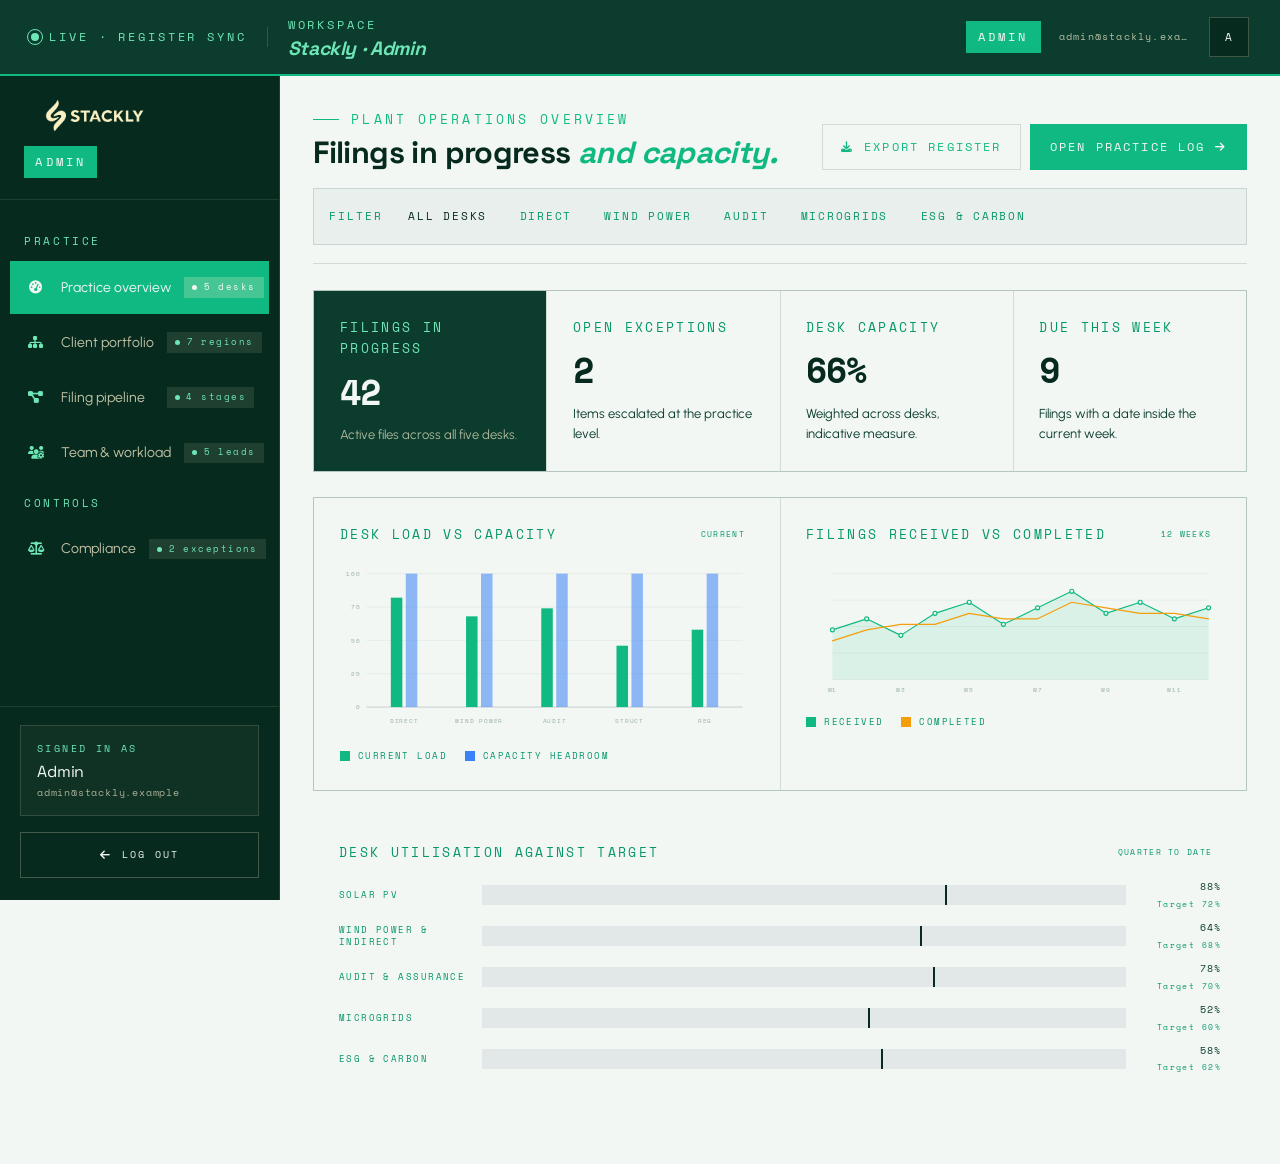
<file: html/admin.html>
<!DOCTYPE html>
<html lang="en">

<head>
    <meta charset="UTF-8">
    <meta name="viewport" content="width=device-width, initial-scale=1">
    <title>Grid Operations Dashboard — Stackly Renewable Energy</title>
    <meta name="robots" content="noindex">

    <link rel="preconnect" href="https://fonts.googleapis.com">
    <link rel="preconnect" href="https://fonts.gstatic.com" crossorigin>
    <link
        href="https://fonts.googleapis.com/css2?family=Outfit:wght@300;400;500;600;700;800&family=Plus+Jakarta+Sans:ital,wght@0,300;0,400;0,500;0,600;0,700;1,400&family=Space+Grotesk:wght@400;500;600;700&family=Space+Mono:wght@400;700&family=Syne:wght@500;600;700;800&family=Urbanist:ital,wght@0,300;0,400;0,500;0,600;0,700;1,400&display=swap"
        rel="stylesheet">
    <link rel="stylesheet" href="https://cdnjs.cloudflare.com/ajax/libs/font-awesome/6.5.1/css/all.min.css">
    <link rel="stylesheet" href="../global.css">

    <style>
        /* ============================================================
   ADMIN DASHBOARD — styles inline per §3 / §48
   Midnight Navy structural accents · Parchment canvas ·
   Deep Ink Navy structure · Advisory Blue controls/statuses
   ============================================================ */

        :root {
            --font-display: 'Space Grotesk', 'Outfit', sans-serif;
            --font-body: 'Urbanist', 'Plus Jakarta Sans', sans-serif;
            --font-mono: 'Space Mono', monospace;
            --font-title: 'Syne', 'Outfit', sans-serif;
            --adash-header-h: 76px;
            --adash-sidebar-w: 280px;
            --adash-ink: #062A1E;
            --adash-navy: #0B3C2D;
            --adash-accent: #10B981;
        }

        body.adash-body {
            font-family: var(--font-body);
            background: var(--paper);
            color: var(--ink-900);
            min-height: 100vh;
            overflow-x: clip;
        }

        h1, h2, h3, h4, .h-display, .adash-head__title, .adash-title {
            font-family: 'Space Grotesk', var(--font-display), sans-serif !important;
            font-weight: 700 !important;
            letter-spacing: -.02em !important;
        }

        .adash-header__welcome h1, .adash-hero__title {
            font-family: 'Syne', var(--font-display), sans-serif !important;
            font-weight: 700 !important;
        }

        .adash-header__welcome p, .eyebrow, .adash-eyebrow, dt {
            font-family: 'Space Grotesk', var(--font-mono), monospace !important;
            font-weight: 600 !important;
            letter-spacing: .18em !important;
            color: #10B981 !important;
        }

        .stat-card__val, .adash-stat__val, .mono, [data-count] {
            font-family: 'Space Mono', monospace !important;
            font-weight: 700 !important;
        }

        /* ========================== HEADER ============================= */
        .adash-header {
            position: fixed;
            top: 0;
            left: 0;
            right: 0;
            height: var(--adash-header-h);
            z-index: 800;
            background: var(--adash-navy);
            /* Midnight Navy — distinct from user (Ink) */
            color: var(--paper);
            display: flex;
            align-items: center;
            gap: 1.25rem;
            padding-inline: clamp(1rem, 2.4vw, 2rem);
            border-bottom: 2px solid var(--adash-accent);
        }

        .adash-hamburger {
            display: none;
            width: 44px;
            height: 44px;
            flex-direction: column;
            align-items: center;
            justify-content: center;
            gap: 5px;
            border: 1px solid rgba(252, 241, 208, .22);
            color: var(--paper);
            flex: none;
        }

        .adash-hamburger span {
            display: block;
            width: 20px;
            height: 1.5px;
            background: var(--paper);
            transition: transform .4s var(--ease-out), opacity .3s var(--ease-out);
        }

        .adash-hamburger.is-open span:nth-child(1) {
            transform: translateY(6.5px) rotate(45deg);
        }

        .adash-hamburger.is-open span:nth-child(2) {
            opacity: 0;
        }

        .adash-hamburger.is-open span:nth-child(3) {
            transform: translateY(-6.5px) rotate(-45deg);
        }

        .adash-header__pulse {
            display: flex;
            align-items: center;
            gap: .65rem;
            flex: none;
            padding-right: 1.25rem;
            border-right: 1px solid rgba(252, 241, 208, .16);
        }

        .adash-header__dot {
            width: 8px;
            height: 8px;
            background: var(--navy-200);
            border-radius: 50%;
            position: relative;
            flex: none;
        }

        .adash-header__dot::after {
            content: "";
            position: absolute;
            inset: -4px;
            border: 1px solid var(--navy-200);
            border-radius: 50%;
            animation: adash-pulse 2.4s var(--ease-out) infinite;
        }

        @keyframes adash-pulse {
            0% {
                transform: scale(.7);
                opacity: .9;
            }

            70% {
                transform: scale(1.6);
                opacity: 0;
            }

            100% {
                transform: scale(1.6);
                opacity: 0;
            }
        }

        .adash-header__pulse-label {
            font-family: var(--font-mono);
            font-size: .75rem;
            letter-spacing: .24em;
            text-transform: uppercase;
            color: var(--navy-200);
            white-space: nowrap;
            font-weight: 500;
        }

        .adash-header__title {
            display: flex;
            flex-direction: column;
            gap: .2rem;
            min-width: 0;
        }

        .adash-header__title p {
            font-family: var(--font-mono);
            font-size: .75rem;
            letter-spacing: .24em;
            text-transform: uppercase;
            color: var(--navy-200);
            font-weight: 500;
        }

        .adash-header__title h1 {
            font-family: var(--font-display);
            font-size: clamp(1.02rem, 1.5vw, 1.22rem);
            line-height: 1.1;
            letter-spacing: -.012em;
            color: var(--paper);
            font-weight: 400;
        }

        .adash-header__title h1 span {
            color: var(--navy-200);
            font-style: italic;
        }

        .adash-header__meta {
            margin-left: auto;
            display: flex;
            align-items: center;
            gap: 1.15rem;
        }

        .adash-header__role {
            font-family: var(--font-mono);
            font-size: .75rem;
            letter-spacing: .26em;
            text-transform: uppercase;
            color: var(--paper);
            background: var(--adash-accent);
            padding: .4rem .75rem;
            font-weight: 500;
        }

        .adash-header__email {
            font-family: var(--font-mono);
            font-size: .625rem;
            letter-spacing: .12em;
            color: rgba(252, 241, 208, .72);
            max-width: 22ch;
            overflow: hidden;
            text-overflow: ellipsis;
            white-space: nowrap;
        }

        .adash-header__profile {
            width: 40px;
            height: 40px;
            border: 1px solid rgba(252, 241, 208, .22);
            display: grid;
            place-items: center;
            font-family: var(--font-mono);
            font-size: .6875rem;
            letter-spacing: .1em;
            color: var(--paper);
            background: var(--adash-ink);
            flex: none;
        }

        /* ========================== LAYOUT ============================= */
        .adash-layout {
            display: grid;
            grid-template-columns: var(--adash-sidebar-w) 1fr;
            grid-template-areas: "sidebar main";
            min-height: 100vh;
            padding-top: var(--adash-header-h);
            max-width: 100vw;
            overflow-x: clip;
        }

        .adash-sidebar {
            grid-area: sidebar;
        }

        .adash-main {
            grid-area: main;
            min-width: 0;
            max-width: 100%;
            overflow-x: clip;
        }

        /* ========================== SIDEBAR ============================ */
        .adash-sidebar {
            position: fixed;
            top: var(--adash-header-h);
            bottom: 0;
            width: var(--adash-sidebar-w);
            left: 0;
            background: var(--adash-ink);
            /* Deep Ink Navy — deeper than user */
            color: var(--paper);
            display: flex;
            flex-direction: column;
            border-right: 1px solid rgba(252, 241, 208, .1);
            z-index: 700;
            overflow-y: auto;
            scrollbar-width: none;
            -ms-overflow-style: none;
        }

        .adash-sidebar::-webkit-scrollbar {
            display: none;
        }

        .adash-sidebar__top {
            padding: 1.5rem 1.5rem 1.35rem;
            border-bottom: 1px solid rgba(252, 241, 208, .1);
            display: flex;
            flex-direction: column;
            gap: .85rem;
            position: relative;
        }

        .adash-brand {
            display: inline-flex;
            align-items: center;
            gap: .75rem;
            color: var(--paper);
        }

        .adash-brand img {
            width: 140px;
            height: 32px;
            object-fit: contain;
            filter: brightness(0) saturate(100%) invert(94%) sepia(18%) saturate(688%) hue-rotate(326deg) brightness(105%) contrast(97%) !important;
        }

        .adash-brand__name {
            display: flex;
            flex-direction: column;
            font-family: var(--font-display);
            font-size: 1rem;
            line-height: 1.05;
            letter-spacing: -.01em;
        }

        .adash-brand__name em {
            font-family: var(--font-mono);
            font-style: normal;
            font-size: .5rem;
            letter-spacing: .22em;
            text-transform: uppercase;
            color: var(--navy-200);
            margin-top: .28rem;
        }

        .adash-role-chip {
            align-self: flex-start;
            font-family: var(--font-mono);
            font-size: .75rem;
            letter-spacing: .26em;
            text-transform: uppercase;
            color: var(--paper);
            background: var(--adash-accent);
            border: 1px solid var(--adash-accent);
            padding: .32rem .65rem;
            font-weight: 500;
        }

        .adash-drawer-close {
            display: none;
            position: absolute;
            top: 1.5rem;
            right: 1.5rem;
            width: 42px;
            height: 42px;
            border: 1px solid rgba(252, 241, 208, .22);
            color: var(--paper);
            font-size: 1rem;
            place-items: center;
        }

        /* -------------------------- NAV -------------------------------- */
        .adash-nav {
            flex: 1;
            padding: 1.25rem .65rem;
            display: flex;
            flex-direction: column;
            gap: .18rem;
        }

        .adash-nav__label {
            font-family: var(--font-mono);
            font-size: .6875rem;
            letter-spacing: .24em;
            text-transform: uppercase;
            color: var(--navy-200);
            padding: .75rem .85rem .5rem;
            font-weight: 500;
        }

        .adash-nav__item {
            display: grid;
            grid-template-columns: 22px 1fr auto;
            gap: .85rem;
            align-items: center;
            width: 100%;
            text-align: left;
            padding: .85rem .85rem;
            font-family: var(--font-body);
            font-size: .875rem;
            color: rgba(252, 241, 208, .78);
            border: 1px solid transparent;
            white-space: nowrap;
            transition: background-color .3s var(--ease-out),
                color .3s var(--ease-out),
                border-color .3s var(--ease-out);
        }

        .adash-nav__item i {
            font-size: .82rem;
            color: var(--navy-200);
            text-align: center;
            transition: color .3s var(--ease-out);
        }

        .adash-nav__item:hover {
            color: var(--paper);
            background: rgba(252, 241, 208, .06);
        }

        .adash-nav__item:hover i {
            color: var(--paper);
        }

        .adash-nav__item.is-active {
            color: var(--paper);
            background: var(--adash-accent);
            border-color: var(--adash-accent);
        }

        .adash-nav__item.is-active i {
            color: var(--paper);
        }

        .adash-nav__badge {
            display: inline-flex;
            align-items: center;
            gap: .4rem;
            font-family: var(--font-mono);
            font-size: .5625rem;
            letter-spacing: .16em;
            color: var(--navy-200);
            background: rgba(252, 241, 208, .1);
            padding: .18rem .5rem;
            font-variant-numeric: tabular-nums;
        }

        .adash-nav__badge::before {
            content: "";
            width: 5px;
            height: 5px;
            background: var(--navy-200);
            border-radius: 50%;
            flex: none;
        }

        .adash-nav__item.is-active .adash-nav__badge {
            background: rgba(252, 241, 208, .22);
            color: var(--paper);
        }

        .adash-nav__item.is-active .adash-nav__badge::before {
            background: var(--paper);
        }

        /* ----------------------- SIDEBAR FOOT -------------------------- */
        .adash-sidebar__foot {
            padding: 1.1rem 1.25rem 1.35rem;
            border-top: 1px solid rgba(252, 241, 208, .1);
            display: flex;
            flex-direction: column;
            gap: 1rem;
        }

        .adash-identity {
            display: flex;
            flex-direction: column;
            gap: .3rem;
            padding: .95rem 1rem;
            border: 1px solid rgba(252, 241, 208, .14);
            background: rgba(252, 241, 208, .04);
        }

        .adash-identity__label {
            font-family: var(--font-mono);
            font-size: .625rem;
            letter-spacing: .24em;
            text-transform: uppercase;
            color: var(--navy-200);
            font-weight: 500;
        }

        .adash-identity__name {
            font-family: var(--font-display);
            font-size: 1rem;
            letter-spacing: -.01em;
            color: var(--paper);
            line-height: 1.2;
        }

        .adash-identity__email {
            font-family: var(--font-mono);
            font-size: .625rem;
            letter-spacing: .08em;
            color: rgba(252, 241, 208, .66);
            word-break: break-all;
            line-height: 1.4;
        }

        .adash-logout {
            display: inline-flex;
            align-items: center;
            justify-content: center;
            gap: .65rem;
            min-height: 46px;
            width: 100%;
            font-family: var(--font-mono);
            font-size: .625rem;
            letter-spacing: .22em;
            text-transform: uppercase;
            color: var(--paper);
            background: transparent;
            border: 1px solid rgba(252, 241, 208, .24);
            transition: background-color .35s var(--ease-out),
                color .35s var(--ease-out),
                border-color .35s var(--ease-out);
        }

        .adash-logout:hover {
            background: var(--paper);
            color: var(--adash-ink);
            border-color: var(--paper);
        }

        .adash-logout i {
            font-size: .7rem;
        }

        /* --------------------------- SCRIM ----------------------------- */
        .adash-scrim {
            position: fixed;
            inset: 0;
            background: rgba(1, 7, 56, .62);
            z-index: 690;
            opacity: 0;
            visibility: hidden;
            transition: opacity .4s var(--ease-out), visibility 0s linear .4s;
        }

        .adash-scrim.is-open {
            opacity: 1;
            visibility: visible;
            transition: opacity .4s var(--ease-out), visibility 0s;
        }

        /* ========================== MAIN =============================== */
        .adash-main {
            padding: clamp(1.5rem, 2.6vw, 2.25rem) clamp(1.35rem, 2.6vw, 2.25rem) 4rem;
            display: flex;
            flex-direction: column;
            gap: 1.6rem;
        }

        .adash-panel {
            display: none;
            flex-direction: column;
            gap: 1.6rem;
        }

        .adash-panel.is-active {
            display: flex;
        }

        /* ----------------------- PANEL HEAD (RIBBON) ------------------- */
        .adash-ribbon {
            display: flex;
            flex-direction: column;
            gap: 1.1rem;
            padding-bottom: 1.15rem;
            border-bottom: 1px solid var(--rule);
        }

        .adash-ribbon__top {
            display: flex;
            flex-wrap: wrap;
            align-items: flex-end;
            justify-content: space-between;
            gap: 1.25rem;
        }

        .adash-ribbon__eyebrow {
            font-family: var(--font-mono);
            font-size: .8125rem;
            letter-spacing: .24em;
            text-transform: uppercase;
            color: var(--adash-accent);
            display: flex;
            align-items: center;
            gap: .75rem;
            margin-bottom: .35rem;
            font-weight: 500;
        }

        .adash-ribbon__eyebrow::before {
            content: "";
            width: 26px;
            height: 1px;
            background: var(--adash-accent);
        }

        .adash-ribbon h2 {
            font-family: var(--font-display);
            font-size: clamp(1.5rem, 2.4vw, 2rem);
            line-height: 1.1;
            letter-spacing: -.02em;
            color: var(--ink-900);
        }

        .adash-ribbon h2 em {
            font-style: italic;
            color: var(--adash-accent);
        }

        .adash-ribbon__actions {
            display: flex;
            flex-wrap: wrap;
            gap: .6rem;
        }

        /* Filter/status rail */
        .adash-rail {
            display: flex;
            flex-wrap: wrap;
            gap: .5rem;
            align-items: center;
            padding: .75rem .9rem;
            background: rgba(13, 28, 66, .035);
            border: 1px solid var(--rule);
            font-family: var(--font-mono);
            font-size: .6875rem;
            letter-spacing: .18em;
            text-transform: uppercase;
            color: var(--navy-400);
            font-weight: 500;
        }

        .adash-rail__label {
            color: var(--navy-400);
            margin-right: .35rem;
        }

        .adash-chip {
            display: inline-flex;
            align-items: center;
            gap: .45rem;
            padding: .35rem .7rem;
            background: transparent;
            border: 1px solid transparent;
            font-family: var(--font-mono);
            font-size: .6875rem;
            letter-spacing: .16em;
            text-transform: uppercase;
            color: var(--navy-400);
            font-weight: 500;
            cursor: default;
            transition: color .3s var(--ease-out);
        }

        .adash-chip:hover {
            background: transparent;
            color: var(--navy-800);
            border-color: transparent;
        }

        .adash-chip.is-on {
            background: transparent;
            color: var(--adash-ink);
            border-color: transparent;
        }

        .adash-chip i {
            font-size: .58rem;
        }

        /* ----------------------- BUTTONS ------------------------------- */
        .adash-btn {
            display: inline-flex;
            align-items: center;
            justify-content: center;
            gap: .6rem;
            min-height: 44px;
            padding: .75rem 1.15rem;
            font-family: var(--font-mono);
            font-size: .75rem;
            letter-spacing: .18em;
            text-transform: uppercase;
            border: 1px solid transparent;
            font-weight: 500;
            transition: background-color .3s var(--ease-out),
                color .3s var(--ease-out),
                border-color .3s var(--ease-out);
        }

        .adash-btn i {
            font-size: .68rem;
            transition: transform .35s var(--ease-out);
        }

        .adash-btn:hover i {
            transform: translateX(4px);
        }

        .adash-btn--solid {
            background: var(--adash-accent);
            color: var(--paper);
            border-color: var(--adash-accent);
        }

        .adash-btn--solid:hover {
            background: var(--adash-ink);
            border-color: var(--adash-ink);
        }

        .adash-btn--outline {
            background: transparent;
            color: var(--adash-accent);
            border-color: var(--rule);
        }

        .adash-btn--outline:hover {
            border-color: var(--adash-accent);
            background: rgba(34, 57, 111, .05);
        }

        /* ---------------------- NOTE STRIP ----------------------------- */
        .adash-note {
            font-family: var(--font-mono);
            font-size: .6875rem;
            letter-spacing: .18em;
            text-transform: uppercase;
            color: var(--navy-400);
            background: rgba(13, 28, 66, .04);
            border-left: 2px solid var(--adash-accent);
            padding: .85rem 1rem;
            line-height: 1.65;
        }

        /* ---------------------------- GRIDS ---------------------------- */
        .adash-grid {
            display: grid;
            gap: 1px;
            background: var(--rule);
            border: 1px solid var(--rule);
        }

        .adash-grid--2 {
            grid-template-columns: repeat(2, 1fr);
        }

        .adash-grid--3 {
            grid-template-columns: repeat(3, 1fr);
        }

        .adash-grid--4 {
            grid-template-columns: repeat(4, 1fr);
        }

        .adash-grid--2-1 {
            grid-template-columns: 2fr 1fr;
        }

        .adash-grid--1-2 {
            grid-template-columns: 1fr 2fr;
        }

        .adash-card {
            background: var(--paper);
            padding: clamp(1.15rem, 2vw, 1.6rem);
            display: flex;
            flex-direction: column;
            gap: .95rem;
            min-width: 0;
        }

        .adash-card--dark {
            background: var(--adash-navy);
            /* Midnight Navy */
            color: var(--paper);
        }

        .adash-card--dark .adash-card__label {
            color: var(--navy-200);
        }

        .adash-card--dark .adash-card__value {
            color: var(--paper);
        }

        .adash-card--dark .adash-card__note {
            color: rgba(252, 241, 208, .68);
        }

        .adash-card--dark .dash-table thead th {
            color: var(--navy-200);
            border-bottom-color: rgba(252, 241, 208, .16);
        }

        .adash-card--dark .dash-table td {
            color: rgba(252, 241, 208, .84);
            border-bottom-color: rgba(252, 241, 208, .12);
        }

        .adash-card--dark .dash-table .strong {
            color: var(--paper);
        }

        .adash-card--dark .dash-table .mono {
            color: var(--navy-200);
        }

        .adash-card--dark .dash-table tbody tr:hover {
            background: rgba(252, 241, 208, .04);
        }

        .adash-card__label {
            font-family: var(--font-mono);
            font-size: .8125rem;
            letter-spacing: .18em;
            text-transform: uppercase;
            color: var(--navy-400);
            display: flex;
            align-items: center;
            justify-content: space-between;
            gap: 1rem;
            font-weight: 500;
        }

        .adash-card__label .adash-chip {
            font-size: .5rem;
            padding: .22rem .5rem;
        }

        .adash-card__value {
            font-family: var(--font-display);
            font-size: clamp(1.65rem, 2.8vw, 2.2rem);
            line-height: 1;
            letter-spacing: -.028em;
            font-variant-numeric: tabular-nums;
            color: var(--ink-900);
        }

        .adash-card__value small {
            display: block;
            font-family: var(--font-mono);
            font-size: .625rem;
            letter-spacing: .16em;
            text-transform: uppercase;
            color: var(--navy-400);
            margin-top: .5rem;
            font-weight: 400;
        }

        .adash-card__note {
            font-size: .8125rem;
            line-height: 1.55;
            color: var(--navy-800);
        }

        /* --------------------------- CHARTS ---------------------------- */
        .adash-chart {
            position: relative;
            margin: 0;
            width: 100%;
        }

        .adash-chart svg {
            width: 100%;
            height: auto;
            display: block;
            overflow: visible;
        }

        .adash-chart--line {
            aspect-ratio: 3 / 1;
        }

        .adash-chart--vbar {
            aspect-ratio: 2.4 / 1;
        }

        .adash-chart--stack {
            aspect-ratio: 2.4 / 1;
        }

        .adash-chart--pie {
            aspect-ratio: 1 / 1;
            max-width: 240px;
            margin-inline: auto;
        }

        .adash-axis {
            font-family: var(--font-mono);
            font-size: .6875rem;
            letter-spacing: .12em;
            text-transform: uppercase;
            fill: var(--chart-axis);
            font-variant-numeric: tabular-nums;
        }

        .adash-grid-line {
            stroke: var(--chart-grid);
            stroke-width: 1;
        }

        .adash-line {
            fill: none;
            stroke-width: 2;
            stroke-linejoin: round;
            stroke-linecap: round;
        }

        .adash-area {
            fill-opacity: .1;
            stroke: none;
        }

        .adash-vbar {
            transform-box: fill-box;
            transform-origin: center bottom;
            transform: scaleY(0);
            transition: transform 1s var(--ease-out);
        }

        .adash-vbar.is-in {
            transform: scaleY(1);
        }

        .adash-stack-seg {
            transform-box: fill-box;
            transform-origin: center bottom;
            transform: scaleY(0);
            transition: transform .9s var(--ease-out);
        }

        .adash-stack-seg.is-in {
            transform: scaleY(1);
        }

        .adash-pie-seg {
            opacity: 0;
            transition: opacity .5s var(--ease-out);
        }

        .adash-pie-seg.is-in {
            opacity: 1;
        }

        /* tooltip */
        .adash-tip {
            position: absolute;
            pointer-events: none;
            background: var(--adash-ink);
            color: var(--paper);
            font-family: var(--font-mono);
            font-size: .5625rem;
            letter-spacing: .14em;
            text-transform: uppercase;
            padding: .5rem .7rem;
            border: 1px solid rgba(252, 241, 208, .22);
            white-space: nowrap;
            opacity: 0;
            transform: translate3d(-50%, -125%, 0);
            transition: opacity .2s var(--ease-out);
            z-index: 5;
            font-variant-numeric: tabular-nums;
        }

        .adash-tip.is-visible {
            opacity: 1;
        }

        .adash-tip b {
            display: block;
            color: var(--navy-200);
            font-weight: 400;
            font-size: .5rem;
            letter-spacing: .22em;
            margin-bottom: .2rem;
        }

        /* chart legend */
        .adash-legend {
            display: flex;
            flex-wrap: wrap;
            gap: .55rem 1.1rem;
            font-family: var(--font-mono);
            font-size: .5625rem;
            letter-spacing: .16em;
            text-transform: uppercase;
            color: var(--navy-400);
        }

        .adash-legend span {
            display: inline-flex;
            align-items: center;
            gap: .5rem;
        }

        .adash-legend i {
            width: 10px;
            height: 10px;
            display: inline-block;
            flex: none;
        }

        /* --------------------- BULLET CHART ---------------------------- */
        .bullet {
            display: flex;
            flex-direction: column;
            gap: .55rem;
        }

        .bullet__row {
            display: grid;
            grid-template-columns: 130px 1fr 82px;
            gap: .85rem;
            align-items: center;
            font-size: .8125rem;
        }

        .bullet__label {
            font-family: var(--font-mono);
            font-size: .5625rem;
            letter-spacing: .16em;
            text-transform: uppercase;
            color: var(--navy-400);
            line-height: 1.3;
        }

        .bullet__track {
            position: relative;
            height: 20px;
            background: rgba(13, 28, 66, .07);
            overflow: hidden;
        }

        .bullet__target {
            position: absolute;
            top: 0;
            bottom: 0;
            width: 2px;
            background: var(--adash-ink);
        }

        .bullet__fill {
            position: absolute;
            top: 4px;
            bottom: 4px;
            left: 0;
            background: var(--adash-accent);
            transform: scaleX(0);
            transform-origin: left;
            transition: transform 1.1s var(--ease-out);
        }

        .bullet__fill.is-in {
            transform: scaleX(1);
        }

        .bullet__fill--warn {
            background: var(--state-warn);
        }

        .bullet__fill--ok {
            background: var(--state-ok);
        }

        .bullet__val {
            text-align: right;
            font-family: var(--font-mono);
            font-size: .625rem;
            letter-spacing: .1em;
            color: var(--navy-800);
            font-variant-numeric: tabular-nums;
        }

        .bullet__val small {
            display: block;
            color: var(--navy-400);
            font-size: .5rem;
            letter-spacing: .18em;
            margin-top: .15rem;
        }

        /* --------------------- HEATMAP --------------------------------- */
        .heatmap {
            display: grid;
            grid-template-columns: 130px repeat(4, 1fr);
            gap: 3px;
        }

        .heatmap__head {
            font-family: var(--font-mono);
            font-size: .5625rem;
            letter-spacing: .2em;
            text-transform: uppercase;
            color: var(--navy-400);
            text-align: center;
            padding: .35rem 0;
        }

        .heatmap__row-label {
            font-family: var(--font-mono);
            font-size: .5625rem;
            letter-spacing: .18em;
            text-transform: uppercase;
            color: var(--navy-800);
            align-self: center;
            line-height: 1.3;
        }

        .heatmap__cell {
            aspect-ratio: 1.6 / 1;
            display: grid;
            place-items: center;
            font-family: var(--font-mono);
            font-size: .5625rem;
            letter-spacing: .1em;
            color: var(--paper);
            font-variant-numeric: tabular-nums;
            background: var(--adash-accent);
            opacity: 0;
            transition: opacity .7s var(--ease-out);
        }

        .heatmap__cell.is-in {
            opacity: 1;
        }

        .heatmap__cell[data-lvl="0"] {
            opacity: 0;
            background: rgba(13, 28, 66, .06);
            color: var(--navy-400);
        }

        .heatmap__cell[data-lvl="1"] {
            opacity: 0;
            background: rgba(34, 57, 111, .22);
            color: var(--ink-900);
        }

        .heatmap__cell[data-lvl="2"] {
            opacity: 0;
            background: rgba(34, 57, 111, .45);
        }

        .heatmap__cell[data-lvl="3"] {
            opacity: 0;
            background: rgba(34, 57, 111, .7);
        }

        .heatmap__cell[data-lvl="4"] {
            opacity: 0;
            background: rgba(34, 57, 111, .95);
        }

        .heatmap__cell.is-in[data-lvl="1"] {
            opacity: 1;
        }

        .heatmap__cell.is-in[data-lvl="2"] {
            opacity: 1;
        }

        .heatmap__cell.is-in[data-lvl="3"] {
            opacity: 1;
        }

        .heatmap__cell.is-in[data-lvl="4"] {
            opacity: 1;
        }

        .heatmap__cell.is-in[data-lvl="0"] {
            opacity: .35;
        }

        /* --------------------- DISTRIBUTION COLUMNS -------------------- */
        .dist {
            display: grid;
            grid-template-columns: repeat(5, 1fr);
            gap: 1px;
            background: var(--rule);
            border: 1px solid var(--rule);
            height: 220px;
        }

        .dist__col {
            background: var(--paper);
            display: flex;
            flex-direction: column;
            justify-content: flex-end;
            align-items: center;
            padding: .55rem .4rem .75rem;
            position: relative;
            gap: .5rem;
        }

        .dist__col-label {
            position: absolute;
            top: .55rem;
            left: 0;
            right: 0;
            text-align: center;
            font-family: var(--font-mono);
            font-size: .5rem;
            letter-spacing: .18em;
            text-transform: uppercase;
            color: var(--navy-400);
        }

        .dist__bar {
            width: 60%;
            background: var(--adash-accent);
            transform: scaleY(0);
            transform-origin: bottom;
            transition: transform 1s var(--ease-out);
            height: 100%;
        }

        .dist__bar.is-in {
            transform: scaleY(1);
        }

        .dist__val {
            font-family: var(--font-mono);
            font-size: .625rem;
            letter-spacing: .1em;
            color: var(--navy-800);
            font-variant-numeric: tabular-nums;
        }

        /* --------------------- RADIAL INDICATORS ----------------------- */
        .radials {
            display: grid;
            grid-template-columns: repeat(5, 1fr);
            gap: 1px;
            background: var(--rule);
            border: 1px solid var(--rule);
        }

        .radial {
            background: var(--paper);
            padding: clamp(1rem, 1.8vw, 1.4rem);
            display: flex;
            flex-direction: column;
            align-items: center;
            gap: .75rem;
            text-align: center;
        }

        .radial__chart {
            position: relative;
            width: 100%;
            max-width: 110px;
            aspect-ratio: 1 / 1;
        }

        .radial__chart svg {
            transform: rotate(-90deg);
        }

        .radial__track {
            fill: none;
            stroke: rgba(13, 28, 66, .08);
            stroke-width: 8;
        }

        .radial__bar {
            fill: none;
            stroke: var(--adash-accent);
            stroke-width: 8;
            transition: stroke-dashoffset 1.3s var(--ease-out);
        }

        .radial__bar--ok {
            stroke: var(--state-ok);
        }

        .radial__bar--warn {
            stroke: var(--state-warn);
        }

        .radial__value {
            position: absolute;
            inset: 0;
            display: grid;
            place-items: center;
            font-family: var(--font-display);
            font-size: 1.15rem;
            letter-spacing: -.01em;
            font-variant-numeric: tabular-nums;
        }

        .radial__name {
            font-family: var(--font-display);
            font-size: .9375rem;
            letter-spacing: -.005em;
            color: var(--ink-900);
        }

        .radial__role {
            font-family: var(--font-mono);
            font-size: .5rem;
            letter-spacing: .2em;
            text-transform: uppercase;
            color: var(--navy-400);
            line-height: 1.4;
        }

        /* -------------------------- TABLES ----------------------------- */
        .dash-table-wrap {
            width: 100%;
            overflow-x: auto;
            -webkit-overflow-scrolling: touch;
        }

        .dash-table {
            width: 100%;
            border-collapse: collapse;
            font-size: .8438rem;
            min-width: 580px;
        }

        .dash-table thead th {
            text-align: left;
            font-family: var(--font-mono);
            font-size: .5625rem;
            letter-spacing: .2em;
            text-transform: uppercase;
            color: var(--navy-400);
            font-weight: 500;
            padding: .6rem .7rem .7rem;
            border-bottom: 1px solid var(--rule);
            white-space: nowrap;
        }

        .dash-table td {
            padding: .85rem .7rem;
            border-bottom: 1px solid var(--rule);
            color: var(--navy-800);
            font-variant-numeric: tabular-nums;
            vertical-align: middle;
        }

        .dash-table tbody tr:last-child td {
            border-bottom: 0;
        }

        .dash-table tbody tr:hover {
            background: rgba(13, 28, 66, .025);
        }

        .dash-table td:last-child {
            text-align: right;
            white-space: nowrap;
        }

        .dash-table .mono {
            font-family: var(--font-mono);
            font-size: .625rem;
            letter-spacing: .14em;
            color: var(--navy-400);
            text-transform: uppercase;
        }

        .dash-table .strong {
            color: var(--ink-900);
            font-weight: 500;
        }

        .tag {
            display: inline-block;
            font-family: var(--font-mono);
            font-size: .5625rem;
            letter-spacing: .18em;
            text-transform: uppercase;
            padding: .28rem .6rem;
            border: 1px solid var(--rule);
            color: var(--adash-accent);
            white-space: nowrap;
        }

        .tag--ok {
            color: var(--state-ok);
            border-color: rgba(63, 107, 87, .4);
        }

        .tag--warn {
            color: var(--state-warn);
            border-color: rgba(138, 106, 46, .4);
        }

        .tag--err {
            color: var(--state-error);
            border-color: rgba(138, 59, 55, .4);
        }

        .tag--soft {
            color: var(--navy-400);
        }

        /* -------------------------- LISTS ------------------------------ */
        .adash-list {
            display: flex;
            flex-direction: column;
        }

        .adash-list li {
            display: grid;
            grid-template-columns: 40px 1fr auto;
            gap: 1rem;
            align-items: baseline;
            padding: .9rem 0;
            border-bottom: 1px solid var(--rule);
        }

        .adash-list li:last-child {
            border-bottom: 0;
        }

        .adash-list i {
            color: var(--adash-accent);
            font-size: .85rem;
            text-align: center;
            margin-top: .25rem;
        }

        .adash-list h4 {
            font-family: var(--font-display);
            font-size: 1rem;
            letter-spacing: -.01em;
            margin-bottom: .3rem;
            line-height: 1.25;
        }

        .adash-list p {
            font-size: .8438rem;
            color: var(--navy-800);
            line-height: 1.55;
            max-width: 62ch;
        }

        .adash-list .mono {
            font-size: .5625rem;
            color: var(--navy-400);
            letter-spacing: .18em;
            white-space: nowrap;
        }

        /* -------------------------- EXCEPTIONS ------------------------- */
        .exception {
            display: grid;
            grid-template-columns: 88px 1fr auto;
            gap: 1rem;
            align-items: center;
            padding: 1rem 1.1rem;
            background: rgba(138, 59, 55, .05);
            border-left: 3px solid var(--state-error);
            border-bottom: 1px solid var(--rule);
        }

        .exception:last-child {
            border-bottom: 0;
        }

        .exception__severity {
            font-family: var(--font-mono);
            font-size: .5625rem;
            letter-spacing: .2em;
            text-transform: uppercase;
            color: var(--state-error);
            font-weight: 500;
        }

        .exception__severity--warn {
            color: var(--state-warn);
        }

        .exception__body h4 {
            font-family: var(--font-display);
            font-size: .9688rem;
            letter-spacing: -.005em;
            margin-bottom: .25rem;
            line-height: 1.28;
        }

        .exception__body p {
            font-size: .8125rem;
            color: var(--navy-800);
            line-height: 1.55;
            max-width: 70ch;
        }

        .exception__action {
            font-family: var(--font-mono);
            font-size: .5625rem;
            letter-spacing: .2em;
            text-transform: uppercase;
            color: var(--adash-accent);
            white-space: nowrap;
            border-bottom: 1px solid transparent;
            padding-bottom: 1px;
            transition: border-color .35s var(--ease-out);
        }

        .exception__action:hover {
            border-bottom-color: currentColor;
        }

        /* -------------------------- AVATAR ----------------------------- */
        .adash-avatar {
            display: flex;
            gap: 1rem;
            align-items: center;
            padding-bottom: 1rem;
            border-bottom: 1px solid var(--rule);
        }

        .adash-avatar img {
            width: 56px;
            height: 56px;
            object-fit: cover;
            border: 1px solid var(--rule);
            filter: grayscale(100%) contrast(1.02);
            flex: none;
        }

        .adash-avatar__meta {
            display: flex;
            flex-direction: column;
            gap: .25rem;
        }

        .adash-avatar__name {
            font-family: var(--font-display);
            font-size: 1.05rem;
            letter-spacing: -.01em;
        }

        .adash-avatar__role {
            font-family: var(--font-mono);
            font-size: .5625rem;
            letter-spacing: .22em;
            text-transform: uppercase;
            color: var(--navy-400);
        }

        /* ========================== BREAKPOINTS ======================== */
        @media (max-width: 1180px) {
            .adash-grid--4 {
                grid-template-columns: repeat(2, 1fr);
            }

            .radials {
                grid-template-columns: repeat(3, 1fr);
            }
        }

        @media (max-width: 1100px) {
            .adash-grid--3 {
                grid-template-columns: 1fr;
            }

            .adash-grid--2-1,
            .adash-grid--1-2 {
                grid-template-columns: 1fr;
            }
        }

        @media (max-width: 900px) {
            .adash-layout {
                grid-template-columns: 1fr;
                grid-template-areas: "main";
            }

            .adash-sidebar {
                position: fixed;
                inset: 0;
                width: 100%;
                top: 0;
                bottom: 0;
                left: 0;
                z-index: 1000;
                transform: translate3d(0, -100%, 0);
                transition: transform .58s var(--ease-out);
                overflow-y: auto;
                border-right: 0;
            }

            .adash-sidebar.is-open {
                transform: none;
            }

            .adash-sidebar__top {
                padding: 1.75rem 1.5rem 1.5rem;
                flex-direction: row;
                align-items: center;
                gap: 1rem;
                flex-wrap: wrap;
            }

            .adash-drawer-close {
                display: grid;
            }

            .adash-nav {
                flex: 1;
                padding: 1.5rem 1rem;
                justify-content: center;
                align-items: stretch;
                gap: .5rem;
            }

            .adash-nav__item {
                padding: 1.05rem 1rem;
                font-size: 1rem;
            }

            .adash-sidebar__foot {
                padding: 1.5rem 1.5rem 2rem;
                margin-top: auto;
            }

            .adash-hamburger {
                display: flex;
            }

            /* Hide on mobile per §20 */
            .adash-header__role,
            .adash-header__profile,
            .adash-header__email,
            .adash-header__pulse,
            .adash-header__title p {
                display: none;
            }

            .adash-header__meta {
                gap: 0;
            }

            .adash-main {
                padding: 1.35rem 1.15rem 3rem;
            }

            .adash-grid--4,
            .adash-grid--3,
            .adash-grid--2 {
                grid-template-columns: 1fr;
            }

            .radials {
                grid-template-columns: repeat(2, 1fr);
            }
        }

        @media (max-width: 720px) {
            .adash-ribbon__top {
                flex-direction: column;
                align-items: flex-start;
            }

            .adash-ribbon__actions {
                width: 100%;
            }

            .adash-ribbon__actions .adash-btn {
                flex: 1;
            }

            .bullet__row {
                grid-template-columns: 100px 1fr 68px;
            }

            .heatmap-wrap {
                width: 100%;
                overflow-x: auto;
                -webkit-overflow-scrolling: touch;
            }

            .heatmap {
                grid-template-columns: 100px repeat(4, 1fr);
                min-width: 440px;
            }

            .dist {
                height: 180px;
            }
        }

        @media (max-width: 600px) {
            .radials {
                grid-template-columns: 1fr;
            }

            .exception {
                grid-template-columns: 1fr;
                gap: .5rem;
            }

            .adash-list li {
                grid-template-columns: 32px 1fr;
                row-gap: .35rem;
            }

            .adash-list li .mono {
                grid-column: 2;
            }

            .adash-rail {
                font-size: .5rem;
            }
        }

        @media (max-width: 480px) {
            .bullet__row {
                grid-template-columns: 84px 1fr 60px;
            }

            .dist__col-label {
                font-size: .4375rem;
            }
        }

        /* ======================= REDUCED MOTION ======================== */
        @media (prefers-reduced-motion: reduce) {

            .adash-sidebar,
            .adash-scrim,
            .adash-vbar,
            .adash-stack-seg,
            .adash-pie-seg,
            .heatmap__cell,
            .bullet__fill,
            .dist__bar,
            .radial__bar,
            .adash-hamburger span {
                transition: none !important;
            }

            .adash-header__dot::after {
                animation: none;
            }

            .adash-hamburger.is-open span:nth-child(1),
            .adash-hamburger.is-open span:nth-child(2),
            .adash-hamburger.is-open span:nth-child(3) {
                transform: none;
                opacity: 1;
            }
        }

        .sr-only {
            position: absolute;
            width: 1px;
            height: 1px;
            padding: 0;
            margin: -1px;
            overflow: hidden;
            clip: rect(0, 0, 0, 0);
            white-space: nowrap;
            border: 0;
        }

        @media (min-width: 901px) {
            .mobile-logo-img { display: none !important; }
        }
        @media (max-width: 900px) {
            .desktop-logo-text { display: none !important; }
        }
    </style>
</head>

<body class="adash-body">

    <!-- ============================ HEADER =========================== -->
    <header class="adash-header">
        <button class="adash-hamburger" id="adashHamburger" aria-label="Open practice menu" aria-expanded="false"
            aria-controls="adashSidebar">
            <span></span><span></span><span></span>
        </button>

        <div class="adash-header__pulse">
            <span class="adash-header__dot" aria-hidden="true"></span>
            <span class="adash-header__pulse-label">Live · Register sync</span>
        </div>

        <div class="adash-header__title">
            <p>Workspace</p>
            <h1 style="display: flex; align-items: center; gap: 6px;">
                <a href="#" id="mobileAdashBrand" class="mobile-logo-img" style="display: flex; align-items: center; text-decoration: none;">
                    <img src="../logo.webp" alt="Stackly" style="height: 24px; filter: brightness(0) saturate(100%) invert(94%) sepia(18%) saturate(688%) hue-rotate(326deg) brightness(105%) contrast(97%); margin-bottom: 2px;">
                </a>
                <span class="desktop-logo-text">Stackly </span><span>· Admin</span>
            </h1>
        </div>

        <div class="adash-header__meta">
            <span class="adash-header__role">Admin</span>
            <span class="adash-header__email" id="adashEmail">admin@stackly.example</span>
            <span class="adash-header__profile" aria-hidden="true" id="adashAvatar">A</span>
        </div>
    </header>

    <!-- ============================ LAYOUT =========================== -->
    <div class="adash-layout">

        <!-- ======================= SIDEBAR / DRAWER ==================== -->
        <aside class="adash-sidebar" id="adashSidebar" aria-label="Practice navigation">

            <div class="adash-sidebar__top">
                <a class="adash-brand" href="#" id="adashBrand"
                    aria-label="Stackly admin dashboard — reset to practice overview">
                    <img src="../logo.webp" alt="">
                </a>
                <span class="adash-role-chip">Admin</span>
                <button class="adash-drawer-close" id="adashDrawerClose" aria-label="Close menu">
                    <i class="fa-solid fa-xmark" aria-hidden="true"></i>
                </button>
            </div>

            <nav class="adash-nav" aria-label="Practice sections">
                <p class="adash-nav__label">Practice</p>

                <button class="adash-nav__item is-active" data-panel="panel-practice" aria-current="page">
                    <i class="fa-solid fa-gauge-high" aria-hidden="true"></i>
                    <span>Practice overview</span>
                    <span class="adash-nav__badge">5 desks</span>
                </button>

                <button class="adash-nav__item" data-panel="panel-portfolio">
                    <i class="fa-solid fa-sitemap" aria-hidden="true"></i>
                    <span>Client portfolio</span>
                    <span class="adash-nav__badge">7 regions</span>
                </button>

                <button class="adash-nav__item" data-panel="panel-pipeline">
                    <i class="fa-solid fa-diagram-project" aria-hidden="true"></i>
                    <span>Filing pipeline</span>
                    <span class="adash-nav__badge">4 stages</span>
                </button>

                <button class="adash-nav__item" data-panel="panel-team">
                    <i class="fa-solid fa-users-gear" aria-hidden="true"></i>
                    <span>Team &amp; workload</span>
                    <span class="adash-nav__badge">5 leads</span>
                </button>

                <p class="adash-nav__label">Controls</p>

                <button class="adash-nav__item" data-panel="panel-compliance">
                    <i class="fa-solid fa-scale-balanced" aria-hidden="true"></i>
                    <span>Compliance</span>
                    <span class="adash-nav__badge">2 exceptions</span>
                </button>
            </nav>

            <div class="adash-sidebar__foot">
                <div class="adash-identity">
                    <span class="adash-identity__label">Signed in as</span>
                    <span class="adash-identity__name" id="adashIdName">Admin</span>
                    <span class="adash-identity__email" id="adashIdEmail">admin@stackly.example</span>
                </div>

                <button class="adash-logout" id="adashLogoutBtn" type="button">
                    <i class="fa-solid fa-arrow-left" aria-hidden="true"></i> Log out
                </button>
            </div>

        </aside>

        <!-- ============================ MAIN ============================ -->
        <main class="adash-main" id="adashMain">

            <!-- =================== PANEL: PRACTICE OVERVIEW ================ -->
            <section class="adash-panel is-active" id="panel-practice" aria-labelledby="ttlPractice">

                <div class="adash-ribbon">
                    <div class="adash-ribbon__top">
                        <div>
                            <p class="adash-ribbon__eyebrow">Plant Operations Overview</p>
                            <h2 id="ttlPractice">Filings in progress <em>and capacity.</em></h2>
                        </div>
                        <div class="adash-ribbon__actions">
                            <a class="adash-btn adash-btn--outline" href="../404.html">
                                <i class="fa-solid fa-download" aria-hidden="true"></i> Export register
                            </a>
                            <a class="adash-btn adash-btn--solid" href="../404.html">
                                Open practice log <i class="fa-solid fa-arrow-right" aria-hidden="true"></i>
                            </a>
                        </div>
                    </div>

                    <div class="adash-rail">
                        <span class="adash-rail__label">Filter</span>
                        <button class="adash-chip is-on" type="button">All desks</button>
                        <button class="adash-chip" type="button">Direct</button>
                        <button class="adash-chip" type="button">Wind Power</button>
                        <button class="adash-chip" type="button">Audit</button>
                        <button class="adash-chip" type="button">Microgrids</button>
                        <button class="adash-chip" type="button">ESG & Carbon</button>
                    </div>
                </div>

                <!-- KPI row -->
                <div class="adash-grid adash-grid--4">

                    <div class="adash-card adash-card--dark">
                        <span class="adash-card__label">Filings in progress</span>
                        <span class="adash-card__value" data-count="42" data-suffix="">0</span>
                        <p class="adash-card__note">Active files across all five desks.</p>
                    </div>

                    <div class="adash-card">
                        <span class="adash-card__label">Open exceptions</span>
                        <span class="adash-card__value" data-count="2" data-suffix="">0</span>
                        <p class="adash-card__note">Items escalated at the practice level.</p>
                    </div>

                    <div class="adash-card">
                        <span class="adash-card__label">Desk capacity</span>
                        <span class="adash-card__value" data-count="66" data-suffix="%">0</span>
                        <p class="adash-card__note">Weighted across desks, indicative measure.</p>
                    </div>

                    <div class="adash-card">
                        <span class="adash-card__label">Due this week</span>
                        <span class="adash-card__value" data-count="9" data-suffix="">0</span>
                        <p class="adash-card__note">Filings with a date inside the current week.</p>
                    </div>

                </div>

                <!-- Vertical bar (desk load) + Multi-series line -->
                <div class="adash-grid adash-grid--2">

                    <div class="adash-card">
                        <span class="adash-card__label">
                            Desk load vs capacity
                            <span class="adash-chip">Current</span>
                        </span>

                        <figure class="adash-chart adash-chart--vbar" id="vbarWrap" role="img"
                            aria-label="Grouped bar chart showing current load and available capacity for each of the five advisory desks">
                            <svg viewBox="0 0 720 300" preserveAspectRatio="none" aria-hidden="true" id="vbarSvg"></svg>
                            <div class="adash-tip" id="vbarTip" role="status" aria-live="polite"></div>
                            <figcaption class="sr-only">
                                <table>
                                    <caption>Desk load and capacity, indicative percentage</caption>
                                    <thead>
                                        <tr>
                                            <th scope="col">Desk</th>
                                            <th scope="col">Load</th>
                                            <th scope="col">Capacity</th>
                                        </tr>
                                    </thead>
                                    <tbody>
                                        <tr>
                                            <td>Direct</td>
                                            <td>82</td>
                                            <td>100</td>
                                        </tr>
                                        <tr>
                                            <td>Wind Power</td>
                                            <td>68</td>
                                            <td>100</td>
                                        </tr>
                                        <tr>
                                            <td>Audit</td>
                                            <td>74</td>
                                            <td>100</td>
                                        </tr>
                                        <tr>
                                            <td>Microgrids</td>
                                            <td>46</td>
                                            <td>100</td>
                                        </tr>
                                        <tr>
                                            <td>ESG & Carbon</td>
                                            <td>58</td>
                                            <td>100</td>
                                        </tr>
                                    </tbody>
                                </table>
                            </figcaption>
                        </figure>

                        <div class="adash-legend">
                            <span><i style="background:var(--chart-1)"></i> Current load</span>
                            <span><i style="background:var(--chart-4)"></i> Capacity headroom</span>
                        </div>
                    </div>

                    <div class="adash-card">
                        <span class="adash-card__label">
                            Filings received vs completed
                            <span class="adash-chip">12 weeks</span>
                        </span>

                        <figure class="adash-chart adash-chart--line" id="multiLineWrap" role="img"
                            aria-label="Multi-series line chart comparing filings received and filings completed over twelve weeks">
                            <svg viewBox="0 0 720 240" preserveAspectRatio="none" aria-hidden="true"
                                id="multiLineSvg"></svg>
                            <figcaption class="sr-only">
                                <table>
                                    <caption>Filings received versus completed, weekly</caption>
                                    <thead>
                                        <tr>
                                            <th scope="col">Week</th>
                                            <th scope="col">Received</th>
                                            <th scope="col">Completed</th>
                                        </tr>
                                    </thead>
                                    <tbody>
                                        <tr>
                                            <td>W1</td>
                                            <td>18</td>
                                            <td>14</td>
                                        </tr>
                                        <tr>
                                            <td>W2</td>
                                            <td>22</td>
                                            <td>18</td>
                                        </tr>
                                        <tr>
                                            <td>W3</td>
                                            <td>16</td>
                                            <td>20</td>
                                        </tr>
                                        <tr>
                                            <td>W4</td>
                                            <td>24</td>
                                            <td>20</td>
                                        </tr>
                                        <tr>
                                            <td>W5</td>
                                            <td>28</td>
                                            <td>24</td>
                                        </tr>
                                        <tr>
                                            <td>W6</td>
                                            <td>20</td>
                                            <td>22</td>
                                        </tr>
                                        <tr>
                                            <td>W7</td>
                                            <td>26</td>
                                            <td>22</td>
                                        </tr>
                                        <tr>
                                            <td>W8</td>
                                            <td>32</td>
                                            <td>28</td>
                                        </tr>
                                        <tr>
                                            <td>W9</td>
                                            <td>24</td>
                                            <td>26</td>
                                        </tr>
                                        <tr>
                                            <td>W10</td>
                                            <td>28</td>
                                            <td>24</td>
                                        </tr>
                                        <tr>
                                            <td>W11</td>
                                            <td>22</td>
                                            <td>24</td>
                                        </tr>
                                        <tr>
                                            <td>W12</td>
                                            <td>26</td>
                                            <td>22</td>
                                        </tr>
                                    </tbody>
                                </table>
                            </figcaption>
                        </figure>

                        <div class="adash-legend">
                            <span><i style="background:var(--chart-1)"></i> Received</span>
                            <span><i style="background:var(--chart-3)"></i> Completed</span>
                        </div>
                    </div>

                </div>

                <!-- Bullet chart -->
                <div class="adash-card">
                    <span class="adash-card__label">
                        Desk utilisation against target
                        <span class="adash-chip">Quarter to date</span>
                    </span>

                    <figure class="adash-chart" role="img"
                        aria-label="Bullet chart showing utilisation against target for each advisory desk">
                        <div class="bullet" id="bulletChart">
                            <div class="bullet__row">
                                <span class="bullet__label">Solar PV</span>
                                <span class="bullet__track">
                                    <span class="bullet__target" style="left:72%"></span>
                                    <span class="bullet__fill bullet__fill--warn" data-bullet="88"></span>
                                </span>
                                <span class="bullet__val">88%<small>Target 72%</small></span>
                            </div>
                            <div class="bullet__row">
                                <span class="bullet__label">Wind Power &amp; Indirect</span>
                                <span class="bullet__track">
                                    <span class="bullet__target" style="left:68%"></span>
                                    <span class="bullet__fill" data-bullet="64"></span>
                                </span>
                                <span class="bullet__val">64%<small>Target 68%</small></span>
                            </div>
                            <div class="bullet__row">
                                <span class="bullet__label">Audit &amp; Assurance</span>
                                <span class="bullet__track">
                                    <span class="bullet__target" style="left:70%"></span>
                                    <span class="bullet__fill bullet__fill--warn" data-bullet="78"></span>
                                </span>
                                <span class="bullet__val">78%<small>Target 70%</small></span>
                            </div>
                            <div class="bullet__row">
                                <span class="bullet__label">Microgrids</span>
                                <span class="bullet__track">
                                    <span class="bullet__target" style="left:60%"></span>
                                    <span class="bullet__fill bullet__fill--ok" data-bullet="52"></span>
                                </span>
                                <span class="bullet__val">52%<small>Target 60%</small></span>
                            </div>
                            <div class="bullet__row">
                                <span class="bullet__label">ESG & Carbon</span>
                                <span class="bullet__track">
                                    <span class="bullet__target" style="left:62%"></span>
                                    <span class="bullet__fill bullet__fill--ok" data-bullet="58"></span>
                                </span>
                                <span class="bullet__val">58%<small>Target 62%</small></span>
                            </div>
                        </div>
                        <figcaption class="sr-only">
                            <table>
                                <caption>Desk utilisation versus target, indicative percentage</caption>
                                <thead>
                                    <tr>
                                        <th scope="col">Desk</th>
                                        <th scope="col">Utilisation</th>
                                        <th scope="col">Target</th>
                                    </tr>
                                </thead>
                                <tbody>
                                    <tr>
                                        <td>Solar PV</td>
                                        <td>88</td>
                                        <td>72</td>
                                    </tr>
                                    <tr>
                                        <td>Wind Power &amp; Indirect</td>
                                        <td>64</td>
                                        <td>68</td>
                                    </tr>
                                    <tr>
                                        <td>Audit &amp; Assurance</td>
                                        <td>78</td>
                                        <td>70</td>
                                    </tr>
                                    <tr>
                                        <td>Microgrids</td>
                                        <td>52</td>
                                        <td>60</td>
                                    </tr>
                                    <tr>
                                        <td>ESG & Carbon</td>
                                        <td>58</td>
                                        <td>62</td>
                                    </tr>
                                </tbody>
                            </table>
                        </figcaption>
                    </figure>
                </div>

            </section>

            <!-- ==================== PANEL: CLIENT PORTFOLIO ================ -->
            <section class="adash-panel" id="panel-portfolio" aria-labelledby="ttlPortfolio">

                <div class="adash-ribbon">
                    <div class="adash-ribbon__top">
                        <div>
                            <p class="adash-ribbon__eyebrow">Client Portfolio</p>
                            <h2 id="ttlPortfolio">Segments <em>and regional spread.</em></h2>
                        </div>
                        <div class="adash-ribbon__actions">
                            <a class="adash-btn adash-btn--solid" href="../404.html">
                                Open client record <i class="fa-solid fa-arrow-right" aria-hidden="true"></i>
                            </a>
                        </div>
                    </div>

                    <div class="adash-rail">
                        <span class="adash-rail__label">View</span>
                        <button class="adash-chip is-on" type="button">By segment</button>
                        <button class="adash-chip" type="button">By region</button>
                        <button class="adash-chip" type="button">By desk</button>
                    </div>
                </div>

                <div class="adash-grid adash-grid--2">

                    <!-- Pie chart (computed arcs) -->
                    <div class="adash-card">
                        <span class="adash-card__label">Client segments</span>

                        <figure class="adash-chart adash-chart--pie" id="pieWrap" role="img"
                            aria-label="Pie chart showing the composition of the client portfolio by segment">
                            <svg viewBox="0 0 200 200" preserveAspectRatio="xMidYMid meet" aria-hidden="true"
                                id="pieSvg"></svg>
                            <div class="adash-tip" id="pieTip" role="status" aria-live="polite"></div>
                            <figcaption class="sr-only">
                                <table>
                                    <caption>Client segments by share</caption>
                                    <thead>
                                        <tr>
                                            <th scope="col">Segment</th>
                                            <th scope="col">Share</th>
                                        </tr>
                                    </thead>
                                    <tbody>
                                        <tr>
                                            <td>Enterprise</td>
                                            <td>40%</td>
                                        </tr>
                                        <tr>
                                            <td>SME</td>
                                            <td>32%</td>
                                        </tr>
                                        <tr>
                                            <td>Individual</td>
                                            <td>18%</td>
                                        </tr>
                                        <tr>
                                            <td>Other</td>
                                            <td>10%</td>
                                        </tr>
                                    </tbody>
                                </table>
                            </figcaption>
                        </figure>

                        <div class="adash-legend">
                            <span><i style="background:var(--chart-1)"></i> Enterprise 40%</span>
                            <span><i style="background:var(--chart-2)"></i> SME 32%</span>
                            <span><i style="background:var(--chart-3)"></i> Individual 18%</span>
                            <span><i style="background:var(--chart-4)"></i> Other 10%</span>
                        </div>

                        <div style="margin-top: 1.2rem; padding-top: 1.2rem; border-top: 1px solid var(--rule);">
                            <span class="adash-card__label" style="margin-bottom: .85rem;">
                                Desk portfolio allocation
                                <span class="adash-chip">Share %</span>
                            </span>
                            <figure class="adash-chart" role="img"
                                aria-label="Horizontal bar chart showing client portfolio distribution across desks">
                                <div class="bullet" id="deskPortChart">
                                    <div class="bullet__row">
                                        <span class="bullet__label">Solar PV</span>
                                        <span class="bullet__track">
                                            <span class="bullet__fill is-in" data-bullet="38" style="width: 38%; transform: scaleX(1);"></span>
                                        </span>
                                        <span class="bullet__val">38%</span>
                                    </div>
                                    <div class="bullet__row">
                                        <span class="bullet__label">Wind Power &amp; Indirect</span>
                                        <span class="bullet__track">
                                            <span class="bullet__fill is-in" data-bullet="28" style="width: 28%; transform: scaleX(1);"></span>
                                        </span>
                                        <span class="bullet__val">28%</span>
                                    </div>
                                    <div class="bullet__row">
                                        <span class="bullet__label">Audit &amp; Assurance</span>
                                        <span class="bullet__track">
                                            <span class="bullet__fill is-in" data-bullet="18" style="width: 18%; transform: scaleX(1);"></span>
                                        </span>
                                        <span class="bullet__val">18%</span>
                                    </div>
                                    <div class="bullet__row">
                                        <span class="bullet__label">Microgrids</span>
                                        <span class="bullet__track">
                                            <span class="bullet__fill is-in" data-bullet="10" style="width: 10%; transform: scaleX(1);"></span>
                                        </span>
                                        <span class="bullet__val">10%</span>
                                    </div>
                                    <div class="bullet__row">
                                        <span class="bullet__label">ESG & Carbon</span>
                                        <span class="bullet__track">
                                            <span class="bullet__fill is-in" data-bullet="6" style="width: 6%; transform: scaleX(1);"></span>
                                        </span>
                                        <span class="bullet__val">6%</span>
                                    </div>
                                </div>
                                <figcaption class="sr-only">
                                    <table>
                                        <caption>Desk portfolio allocation</caption>
                                        <thead>
                                            <tr>
                                                <th scope="col">Desk</th>
                                                <th scope="col">Share</th>
                                            </tr>
                                        </thead>
                                        <tbody>
                                            <tr><td>Solar PV</td><td>38%</td></tr>
                                            <tr><td>Wind Power &amp; Indirect</td><td>28%</td></tr>
                                            <tr><td>Audit &amp; Assurance</td><td>18%</td></tr>
                                            <tr><td>Microgrids</td><td>10%</td></tr>
                                            <tr><td>ESG & Carbon</td><td>6%</td></tr>
                                        </tbody>
                                    </table>
                                </figcaption>
                            </figure>
                        </div>
                    </div>

                    <!-- Regional heatmap -->
                    <div class="adash-card">
                        <span class="adash-card__label">Regional filing activity</span>

                        <figure class="adash-chart" role="img"
                            aria-label="Heatmap showing filing activity across regions and four recent weeks">
                            <div class="heatmap-wrap">
                                <div class="heatmap" id="heatmap">
                                <span class="heatmap__head"></span>
                                <span class="heatmap__head">W1</span>
                                <span class="heatmap__head">W2</span>
                                <span class="heatmap__head">W3</span>
                                <span class="heatmap__head">W4</span>

                                <span class="heatmap__row-label">Tamil Nadu</span>
                                <span class="heatmap__cell" data-lvl="4" data-week="W1" data-region="Tamil Nadu"
                                    data-value="42">42</span>
                                <span class="heatmap__cell" data-lvl="4" data-week="W2" data-region="Tamil Nadu"
                                    data-value="46">46</span>
                                <span class="heatmap__cell" data-lvl="3" data-week="W3" data-region="Tamil Nadu"
                                    data-value="38">38</span>
                                <span class="heatmap__cell" data-lvl="4" data-week="W4" data-region="Tamil Nadu"
                                    data-value="44">44</span>

                                <span class="heatmap__row-label">Karnataka</span>
                                <span class="heatmap__cell" data-lvl="3" data-week="W1" data-region="Karnataka"
                                    data-value="30">30</span>
                                <span class="heatmap__cell" data-lvl="3" data-week="W2" data-region="Karnataka"
                                    data-value="34">34</span>
                                <span class="heatmap__cell" data-lvl="2" data-week="W3" data-region="Karnataka"
                                    data-value="24">24</span>
                                <span class="heatmap__cell" data-lvl="3" data-week="W4" data-region="Karnataka"
                                    data-value="32">32</span>

                                <span class="heatmap__row-label">Kerala</span>
                                <span class="heatmap__cell" data-lvl="2" data-week="W1" data-region="Kerala"
                                    data-value="20">20</span>
                                <span class="heatmap__cell" data-lvl="2" data-week="W2" data-region="Kerala"
                                    data-value="22">22</span>
                                <span class="heatmap__cell" data-lvl="1" data-week="W3" data-region="Kerala"
                                    data-value="14">14</span>
                                <span class="heatmap__cell" data-lvl="2" data-week="W4" data-region="Kerala"
                                    data-value="18">18</span>

                                <span class="heatmap__row-label">Telangana</span>
                                <span class="heatmap__cell" data-lvl="3" data-week="W1" data-region="Telangana"
                                    data-value="28">28</span>
                                <span class="heatmap__cell" data-lvl="2" data-week="W2" data-region="Telangana"
                                    data-value="24">24</span>
                                <span class="heatmap__cell" data-lvl="3" data-week="W3" data-region="Telangana"
                                    data-value="30">30</span>
                                <span class="heatmap__cell" data-lvl="2" data-week="W4" data-region="Telangana"
                                    data-value="26">26</span>

                                <span class="heatmap__row-label">Maharashtra</span>
                                <span class="heatmap__cell" data-lvl="2" data-week="W1" data-region="Maharashtra"
                                    data-value="22">22</span>
                                <span class="heatmap__cell" data-lvl="2" data-week="W2" data-region="Maharashtra"
                                    data-value="18">18</span>
                                <span class="heatmap__cell" data-lvl="2" data-week="W3" data-region="Maharashtra"
                                    data-value="20">20</span>
                                <span class="heatmap__cell" data-lvl="1" data-week="W4" data-region="Maharashtra"
                                    data-value="16">16</span>

                                <span class="heatmap__row-label">Delhi NCR</span>
                                <span class="heatmap__cell" data-lvl="1" data-week="W1" data-region="Delhi NCR"
                                    data-value="12">12</span>
                                <span class="heatmap__cell" data-lvl="2" data-week="W2" data-region="Delhi NCR"
                                    data-value="16">16</span>
                                <span class="heatmap__cell" data-lvl="1" data-week="W3" data-region="Delhi NCR"
                                    data-value="14">14</span>
                                <span class="heatmap__cell" data-lvl="1" data-week="W4" data-region="Delhi NCR"
                                    data-value="12">12</span>

                                <span class="heatmap__row-label">Gujarat</span>
                                <span class="heatmap__cell" data-lvl="1" data-week="W1" data-region="Gujarat"
                                    data-value="10">10</span>
                                <span class="heatmap__cell" data-lvl="1" data-week="W2" data-region="Gujarat"
                                    data-value="12">12</span>
                                <span class="heatmap__cell" data-lvl="1" data-week="W3" data-region="Gujarat"
                                    data-value="8">8</span>
                                <span class="heatmap__cell" data-lvl="0" data-week="W4" data-region="Gujarat"
                                    data-value="6">6</span>
                            </div>
                        </div>
                        <figcaption class="sr-only">
                                <table>
                                    <caption>Regional filing activity, weekly counts (indicative)</caption>
                                    <thead>
                                        <tr>
                                            <th scope="col">Region</th>
                                            <th scope="col">W1</th>
                                            <th scope="col">W2</th>
                                            <th scope="col">W3</th>
                                            <th scope="col">W4</th>
                                        </tr>
                                    </thead>
                                    <tbody>
                                        <tr>
                                            <td>Tamil Nadu</td>
                                            <td>42</td>
                                            <td>46</td>
                                            <td>38</td>
                                            <td>44</td>
                                        </tr>
                                        <tr>
                                            <td>Karnataka</td>
                                            <td>30</td>
                                            <td>34</td>
                                            <td>24</td>
                                            <td>32</td>
                                        </tr>
                                        <tr>
                                            <td>Kerala</td>
                                            <td>20</td>
                                            <td>22</td>
                                            <td>14</td>
                                            <td>18</td>
                                        </tr>
                                        <tr>
                                            <td>Telangana</td>
                                            <td>28</td>
                                            <td>24</td>
                                            <td>30</td>
                                            <td>26</td>
                                        </tr>
                                        <tr>
                                            <td>Maharashtra</td>
                                            <td>22</td>
                                            <td>18</td>
                                            <td>20</td>
                                            <td>16</td>
                                        </tr>
                                        <tr>
                                            <td>Delhi NCR</td>
                                            <td>12</td>
                                            <td>16</td>
                                            <td>14</td>
                                            <td>12</td>
                                        </tr>
                                        <tr>
                                            <td>Gujarat</td>
                                            <td>10</td>
                                            <td>12</td>
                                            <td>8</td>
                                            <td>6</td>
                                        </tr>
                                    </tbody>
                                </table>
                            </figcaption>
                        </figure>

                        <p class="adash-card__note">Cell intensity reflects relative filing volume. Not an absolute
                            count.</p>
                    </div>

                </div>

                <!-- Client table -->
                <div class="adash-card">
                    <span class="adash-card__label">
                        Material clients by desk
                        <span class="adash-chip">Illustrative</span>
                    </span>

                    <div class="dash-table-wrap">
                        <table class="dash-table">
                        <thead>
                            <tr>
                                <th scope="col">Reference</th>
                                <th scope="col">Client</th>
                                <th scope="col">Segment</th>
                                <th scope="col">Desk</th>
                                <th scope="col">Lead</th>
                                <th scope="col">Open items</th>
                                <th scope="col">Action</th>
                            </tr>
                        </thead>
                        <tbody>
                            <tr>
                                <td class="mono">CLI-0142</td>
                                <td class="strong">Manufacturing group — Salem</td>
                                <td>Enterprise</td>
                                <td>Solar PV</td>
                                <td>Meera R.</td>
                                <td>3</td>
                                <td><a class="link-arrow" href="../404.html">Open <i class="fa-solid fa-arrow-right"
                                            aria-hidden="true"></i></a></td>
                            </tr>
                            <tr>
                                <td class="mono">CLI-0186</td>
                                <td class="strong">Distribution — Coimbatore</td>
                                <td>SME</td>
                                <td>Wind Power</td>
                                <td>Arjun K.</td>
                                <td>2</td>
                                <td><a class="link-arrow" href="../404.html">Open <i class="fa-solid fa-arrow-right"
                                            aria-hidden="true"></i></a></td>
                            </tr>
                            <tr>
                                <td class="mono">CLI-0203</td>
                                <td class="strong">Professional services — Bengaluru</td>
                                <td>SME</td>
                                <td>Microgrids</td>
                                <td>Lena M.</td>
                                <td>1</td>
                                <td><a class="link-arrow" href="../404.html">Open <i class="fa-solid fa-arrow-right"
                                            aria-hidden="true"></i></a></td>
                            </tr>
                            <tr>
                                <td class="mono">CLI-0219</td>
                                <td class="strong">Cross-border group — Chennai</td>
                                <td>Enterprise</td>
                                <td>Solar PV</td>
                                <td>Meera R.</td>
                                <td>4</td>
                                <td><a class="link-arrow" href="../404.html">Open <i class="fa-solid fa-arrow-right"
                                            aria-hidden="true"></i></a></td>
                            </tr>
                            <tr>
                                <td class="mono">CLI-0241</td>
                                <td class="strong">Individual — NRI</td>
                                <td>Individual</td>
                                <td>Solar PV</td>
                                <td>Meera R.</td>
                                <td>1</td>
                                <td><a class="link-arrow" href="../404.html">Open <i class="fa-solid fa-arrow-right"
                                            aria-hidden="true"></i></a></td>
                            </tr>
                        </tbody>
                    </table>
                    </div>

                    <div style="display:flex;justify-content:flex-end;margin-top:1rem">
                        <a class="link-arrow" href="../404.html">
                            Browse full portfolio <i class="fa-solid fa-arrow-right" aria-hidden="true"></i>
                        </a>
                    </div>
                </div>

            </section>

            <!-- ===================== PANEL: FILING PIPELINE ================ -->
            <section class="adash-panel" id="panel-pipeline" aria-labelledby="ttlPipeline">

                <div class="adash-ribbon">
                    <div class="adash-ribbon__top">
                        <div>
                            <p class="adash-ribbon__eyebrow">Filing Pipeline</p>
                            <h2 id="ttlPipeline">Stage distribution <em>and turnaround.</em></h2>
                        </div>
                        <div class="adash-ribbon__actions">
                            <a class="adash-btn adash-btn--solid" href="../404.html">
                                Open pipeline board <i class="fa-solid fa-arrow-right" aria-hidden="true"></i>
                            </a>
                        </div>
                    </div>

                    <div class="adash-rail">
                        <span class="adash-rail__label">Stage</span>
                        <button class="adash-chip" type="button">Intake</button>
                        <button class="adash-chip" type="button">Position</button>
                        <button class="adash-chip" type="button">Execution</button>
                        <button class="adash-chip is-on" type="button">All stages</button>
                    </div>
                </div>

                <div class="adash-grid adash-grid--2-1">

                    <!-- Stacked bar chart -->
                    <div class="adash-card">
                        <span class="adash-card__label">
                            Filings by stage — last six weeks
                            <span class="adash-chip">Weekly</span>
                        </span>

                        <figure class="adash-chart adash-chart--stack" id="stackWrap" role="img"
                            aria-label="Stacked bar chart showing filings across four pipeline stages over the last six weeks">
                            <svg viewBox="0 0 720 300" preserveAspectRatio="none" aria-hidden="true"
                                id="stackSvg"></svg>
                            <div class="adash-tip" id="stackTip" role="status" aria-live="polite"></div>
                            <figcaption class="sr-only">
                                <table>
                                    <caption>Filings by stage and week, indicative counts</caption>
                                    <thead>
                                        <tr>
                                            <th scope="col">Week</th>
                                            <th scope="col">Intake</th>
                                            <th scope="col">Position</th>
                                            <th scope="col">Execution</th>
                                            <th scope="col">Review</th>
                                        </tr>
                                    </thead>
                                    <tbody>
                                        <tr>
                                            <td>W7</td>
                                            <td>10</td>
                                            <td>8</td>
                                            <td>6</td>
                                            <td>4</td>
                                        </tr>
                                        <tr>
                                            <td>W8</td>
                                            <td>12</td>
                                            <td>9</td>
                                            <td>7</td>
                                            <td>5</td>
                                        </tr>
                                        <tr>
                                            <td>W9</td>
                                            <td>9</td>
                                            <td>11</td>
                                            <td>8</td>
                                            <td>4</td>
                                        </tr>
                                        <tr>
                                            <td>W10</td>
                                            <td>11</td>
                                            <td>10</td>
                                            <td>9</td>
                                            <td>6</td>
                                        </tr>
                                        <tr>
                                            <td>W11</td>
                                            <td>13</td>
                                            <td>9</td>
                                            <td>8</td>
                                            <td>5</td>
                                        </tr>
                                        <tr>
                                            <td>W12</td>
                                            <td>10</td>
                                            <td>12</td>
                                            <td>10</td>
                                            <td>7</td>
                                        </tr>
                                    </tbody>
                                </table>
                            </figcaption>
                        </figure>

                        <div class="adash-legend">
                            <span><i style="background:var(--chart-1)"></i> Intake</span>
                            <span><i style="background:var(--chart-2)"></i> Position</span>
                            <span><i style="background:var(--chart-3)"></i> Execution</span>
                            <span><i style="background:var(--chart-4)"></i> Review</span>
                        </div>
                    </div>

                    <!-- Distribution columns -->
                    <div class="adash-card">
                        <span class="adash-card__label">Turnaround distribution</span>

                        <figure class="adash-chart" role="img"
                            aria-label="Distribution bars showing how many filings completed within each turnaround bucket">
                            <div class="dist" id="dist">
                                <div class="dist__col">
                                    <span class="dist__col-label">0–3 d</span>
                                    <span class="dist__bar" data-dist="42" style="background:var(--chart-1)"></span>
                                    <span class="dist__val">42</span>
                                </div>
                                <div class="dist__col">
                                    <span class="dist__col-label">4–7 d</span>
                                    <span class="dist__bar" data-dist="68" style="background:var(--chart-2)"></span>
                                    <span class="dist__val">68</span>
                                </div>
                                <div class="dist__col">
                                    <span class="dist__col-label">8–14 d</span>
                                    <span class="dist__bar" data-dist="86" style="background:var(--chart-3)"></span>
                                    <span class="dist__val">86</span>
                                </div>
                                <div class="dist__col">
                                    <span class="dist__col-label">15–21 d</span>
                                    <span class="dist__bar" data-dist="34" style="background:var(--chart-4)"></span>
                                    <span class="dist__val">34</span>
                                </div>
                                <div class="dist__col">
                                    <span class="dist__col-label">21 d +</span>
                                    <span class="dist__bar" data-dist="16" style="background:var(--chart-6)"></span>
                                    <span class="dist__val">16</span>
                                </div>
                            </div>
                            <figcaption class="sr-only">
                                <table>
                                    <caption>Turnaround distribution, filings by bucket</caption>
                                    <thead>
                                        <tr>
                                            <th scope="col">Bucket</th>
                                            <th scope="col">Filings</th>
                                        </tr>
                                    </thead>
                                    <tbody>
                                        <tr>
                                            <td>0–3 days</td>
                                            <td>42</td>
                                        </tr>
                                        <tr>
                                            <td>4–7 days</td>
                                            <td>68</td>
                                        </tr>
                                        <tr>
                                            <td>8–14 days</td>
                                            <td>86</td>
                                        </tr>
                                        <tr>
                                            <td>15–21 days</td>
                                            <td>34</td>
                                        </tr>
                                        <tr>
                                            <td>21 days +</td>
                                            <td>16</td>
                                        </tr>
                                    </tbody>
                                </table>
                            </figcaption>
                        </figure>

                        <p class="adash-card__note">Counts are illustrative. Buckets reflect the practice's own
                            turnaround measure.</p>
                    </div>

                </div>

                <!-- Pipeline table -->
                <div class="adash-card">
                    <span class="adash-card__label">Pipeline by desk — current state</span>

                    <div class="dash-table-wrap">
                        <table class="dash-table">
                        <thead>
                            <tr>
                                <th scope="col">Desk</th>
                                <th scope="col">Intake</th>
                                <th scope="col">Position</th>
                                <th scope="col">Execution</th>
                                <th scope="col">Review</th>
                                <th scope="col">Total open</th>
                            </tr>
                        </thead>
                        <tbody>
                            <tr>
                                <td class="strong">Solar PV</td>
                                <td>4</td>
                                <td>5</td>
                                <td>6</td>
                                <td>3</td>
                                <td class="strong">18</td>
                            </tr>
                            <tr>
                                <td class="strong">Wind Power &amp; Indirect</td>
                                <td>3</td>
                                <td>3</td>
                                <td>4</td>
                                <td>2</td>
                                <td class="strong">12</td>
                            </tr>
                            <tr>
                                <td class="strong">Audit &amp; Assurance</td>
                                <td>2</td>
                                <td>2</td>
                                <td>3</td>
                                <td>2</td>
                                <td class="strong">9</td>
                            </tr>
                            <tr>
                                <td class="strong">Microgrids</td>
                                <td>1</td>
                                <td>2</td>
                                <td>2</td>
                                <td>1</td>
                                <td class="strong">6</td>
                            </tr>
                            <tr>
                                <td class="strong">ESG & Carbon</td>
                                <td>2</td>
                                <td>3</td>
                                <td>2</td>
                                <td>1</td>
                                <td class="strong">8</td>
                            </tr>
                        </tbody>
                    </table>
                    </div>
                </div>

            </section>

            <!-- ==================== PANEL: TEAM & WORKLOAD ================= -->
            <section class="adash-panel" id="panel-team" aria-labelledby="ttlTeam">

                <div class="adash-ribbon">
                    <div class="adash-ribbon__top">
                        <div>
                            <p class="adash-ribbon__eyebrow">Team &amp; Workload</p>
                            <h2 id="ttlTeam">Desk leads <em>and assignments.</em></h2>
                        </div>
                        <div class="adash-ribbon__actions">
                            <a class="adash-btn adash-btn--solid" href="../404.html">
                                Assign advisor <i class="fa-solid fa-arrow-right" aria-hidden="true"></i>
                            </a>
                        </div>
                    </div>

                    <div class="adash-rail">
                        <span class="adash-rail__label">Week</span>
                        <button class="adash-chip" type="button">Last week</button>
                        <button class="adash-chip is-on" type="button">Current week</button>
                        <button class="adash-chip" type="button">Next week</button>
                    </div>
                </div>

                <!-- Radial indicators row -->
                <div class="radials" id="radials">

                    <div class="radial">
                        <div class="radial__chart" data-radial="88">
                            <svg viewBox="0 0 120 120" aria-hidden="true">
                                <circle class="radial__track" cx="60" cy="60" r="48"></circle>
                                <circle class="radial__bar radial__bar--warn" cx="60" cy="60" r="48"
                                    stroke-dasharray="301.59" stroke-dashoffset="301.59"></circle>
                            </svg>
                            <span class="radial__value">0%</span>
                        </div>
                        <span class="radial__name">Meera R.</span>
                        <span class="radial__role">Solar PV Lead</span>
                    </div>

                    <div class="radial">
                        <div class="radial__chart" data-radial="64">
                            <svg viewBox="0 0 120 120" aria-hidden="true">
                                <circle class="radial__track" cx="60" cy="60" r="48"></circle>
                                <circle class="radial__bar" cx="60" cy="60" r="48" stroke-dasharray="301.59"
                                    stroke-dashoffset="301.59"></circle>
                            </svg>
                            <span class="radial__value">0%</span>
                        </div>
                        <span class="radial__name">Arjun K.</span>
                        <span class="radial__role">Audit Lead</span>
                    </div>

                    <div class="radial">
                        <div class="radial__chart" data-radial="72">
                            <svg viewBox="0 0 120 120" aria-hidden="true">
                                <circle class="radial__track" cx="60" cy="60" r="48"></circle>
                                <circle class="radial__bar" cx="60" cy="60" r="48" stroke-dasharray="301.59"
                                    stroke-dashoffset="301.59"></circle>
                            </svg>
                            <span class="radial__value">0%</span>
                        </div>
                        <span class="radial__name">Lena M.</span>
                        <span class="radial__role">Microgrids Lead</span>
                    </div>

                    <div class="radial">
                        <div class="radial__chart" data-radial="52">
                            <svg viewBox="0 0 120 120" aria-hidden="true">
                                <circle class="radial__track" cx="60" cy="60" r="48"></circle>
                                <circle class="radial__bar radial__bar--ok" cx="60" cy="60" r="48"
                                    stroke-dasharray="301.59" stroke-dashoffset="301.59"></circle>
                            </svg>
                            <span class="radial__value">0%</span>
                        </div>
                        <span class="radial__name">Desk 04</span>
                        <span class="radial__role">Wind Power Support</span>
                    </div>

                    <div class="radial">
                        <div class="radial__chart" data-radial="58">
                            <svg viewBox="0 0 120 120" aria-hidden="true">
                                <circle class="radial__track" cx="60" cy="60" r="48"></circle>
                                <circle class="radial__bar" cx="60" cy="60" r="48" stroke-dasharray="301.59"
                                    stroke-dashoffset="301.59"></circle>
                            </svg>
                            <span class="radial__value">0%</span>
                        </div>
                        <span class="radial__name">Desk 05</span>
                        <span class="radial__role">ESG & Carbon Support</span>
                    </div>

                </div>

                <!-- Assignments table -->
                <div class="adash-card">
                    <span class="adash-card__label">Open assignments</span>

                    <div class="dash-table-wrap">
                        <table class="dash-table">
                        <thead>
                            <tr>
                                <th scope="col">Reference</th>
                                <th scope="col">Matter</th>
                                <th scope="col">Desk</th>
                                <th scope="col">Assigned</th>
                                <th scope="col">Stage</th>
                                <th scope="col">Due</th>
                                <th scope="col">Action</th>
                            </tr>
                        </thead>
                        <tbody>
                            <tr>
                                <td class="mono">ASN-0412</td>
                                <td class="strong">Restated computation — prior year</td>
                                <td>Solar PV</td>
                                <td>Meera R.</td>
                                <td><span class="tag">Position</span></td>
                                <td>In 6 days</td>
                                <td><a class="link-arrow" href="../404.html">Open <i class="fa-solid fa-arrow-right"
                                            aria-hidden="true"></i></a></td>
                            </tr>
                            <tr>
                                <td class="mono">ASN-0418</td>
                                <td class="strong">Wind Power refund claim — Q3</td>
                                <td>Wind Power</td>
                                <td>Arjun K.</td>
                                <td><span class="tag">Execution</span></td>
                                <td>In 9 days</td>
                                <td><a class="link-arrow" href="../404.html">Open <i class="fa-solid fa-arrow-right"
                                            aria-hidden="true"></i></a></td>
                            </tr>
                            <tr>
                                <td class="mono">ASN-0421</td>
                                <td class="strong">Statutory audit — current year</td>
                                <td>Audit</td>
                                <td>Arjun K.</td>
                                <td><span class="tag">Review</span></td>
                                <td>In 14 days</td>
                                <td><a class="link-arrow" href="../404.html">Open <i class="fa-solid fa-arrow-right"
                                            aria-hidden="true"></i></a></td>
                            </tr>
                            <tr>
                                <td class="mono">ASN-0429</td>
                                <td class="strong">Succession structure — family group</td>
                                <td>Microgrids</td>
                                <td>Lena M.</td>
                                <td><span class="tag">Intake</span></td>
                                <td>In 21 days</td>
                                <td><a class="link-arrow" href="../404.html">Open <i class="fa-solid fa-arrow-right"
                                            aria-hidden="true"></i></a></td>
                            </tr>
                            <tr>
                                <td class="mono">ASN-0433</td>
                                <td class="strong">Cross-border withholding review</td>
                                <td>ESG & Carbon</td>
                                <td>Lena M.</td>
                                <td><span class="tag tag--warn">Position</span></td>
                                <td>In 4 days</td>
                                <td><a class="link-arrow" href="../404.html">Open <i class="fa-solid fa-arrow-right"
                                            aria-hidden="true"></i></a></td>
                            </tr>
                        </tbody>
                    </table>
                    </div>

                    <div style="display:flex;justify-content:flex-end;margin-top:1rem">
                        <a class="link-arrow" href="../404.html">
                            Open assignment register <i class="fa-solid fa-arrow-right" aria-hidden="true"></i>
                        </a>
                    </div>
                </div>

            </section>

            <!-- =================== PANEL: COMPLIANCE REGISTER ============== -->
            <section class="adash-panel" id="panel-compliance" aria-labelledby="ttlCompliance">

                <div class="adash-ribbon">
                    <div class="adash-ribbon__top">
                        <div>
                            <p class="adash-ribbon__eyebrow">Compliance Register</p>
                            <h2 id="ttlCompliance">Deadlines <em>and exception list.</em></h2>
                        </div>
                        <div class="adash-ribbon__actions">
                            <a class="adash-btn adash-btn--outline" href="../404.html">
                                <i class="fa-solid fa-download" aria-hidden="true"></i> Export register
                            </a>
                            <a class="adash-btn adash-btn--solid" href="../404.html">
                                Open full register <i class="fa-solid fa-arrow-right" aria-hidden="true"></i>
                            </a>
                        </div>
                    </div>

                    <div class="adash-rail">
                        <span class="adash-rail__label">Window</span>
                        <button class="adash-chip" type="button">This week</button>
                        <button class="adash-chip is-on" type="button">This month</button>
                        <button class="adash-chip" type="button">This quarter</button>
                    </div>
                </div>

                <!-- Exception list -->
                <div class="adash-card">
                    <span class="adash-card__label">
                        Open exceptions
                        <span class="adash-chip">2 items</span>
                    </span>

                    <div class="exception">
                        <span class="exception__severity">Critical</span>
                        <div class="exception__body">
                            <h4>Assessment reply pending — response window closes in 4 days</h4>
                            <p>Substantive response for a prior-year assessment query is still at review. The submission
                                cannot be filed until the second read completes.</p>
                        </div>
                        <a class="exception__action" href="../404.html">Open matter →</a>
                    </div>

                    <div class="exception" style="background:rgba(138,106,46,.05);border-left-color:var(--state-warn)">
                        <span class="exception__severity exception__severity--warn">Watch</span>
                        <div class="exception__body">
                            <h4>Documentation incomplete — capital gains, one client</h4>
                            <p>Two contract notes remain outstanding. The position note is drafted but not signed until
                                the source documents arrive.</p>
                        </div>
                        <a class="exception__action" href="../404.html">Open matter →</a>
                    </div>
                </div>

                <!-- Deadlines table -->
                <div class="adash-card">
                    <span class="adash-card__label">Deadlines — current month</span>

                    <div class="dash-table-wrap">
                        <table class="dash-table">
                        <thead>
                            <tr>
                                <th scope="col">Reference</th>
                                <th scope="col">Obligation</th>
                                <th scope="col">Desk</th>
                                <th scope="col">Owner</th>
                                <th scope="col">Due</th>
                                <th scope="col">Status</th>
                                <th scope="col">Action</th>
                            </tr>
                        </thead>
                        <tbody>
                            <tr>
                                <td class="mono">REG-0712</td>
                                <td class="strong">Withholding deposit cycle</td>
                                <td>ESG & Carbon</td>
                                <td>Lena M.</td>
                                <td>Day 07</td>
                                <td><span class="tag tag--ok">On track</span></td>
                                <td><a class="link-arrow" href="../404.html">Open <i class="fa-solid fa-arrow-right"
                                            aria-hidden="true"></i></a></td>
                            </tr>
                            <tr>
                                <td class="mono">REG-0731</td>
                                <td class="strong">Indirect tax summary return</td>
                                <td>Wind Power</td>
                                <td>Arjun K.</td>
                                <td>Day 20</td>
                                <td><span class="tag tag--ok">On track</span></td>
                                <td><a class="link-arrow" href="../404.html">Open <i class="fa-solid fa-arrow-right"
                                            aria-hidden="true"></i></a></td>
                            </tr>
                            <tr>
                                <td class="mono">REG-0746</td>
                                <td class="strong">Ledger reconciliation cycle</td>
                                <td>Wind Power</td>
                                <td>Arjun K.</td>
                                <td>Day 25</td>
                                <td><span class="tag tag--warn">At risk</span></td>
                                <td><a class="link-arrow" href="../404.html">Open <i class="fa-solid fa-arrow-right"
                                            aria-hidden="true"></i></a></td>
                            </tr>
                            <tr>
                                <td class="mono">REG-0758</td>
                                <td class="strong">Advance tax — third instalment</td>
                                <td>Solar PV</td>
                                <td>Meera R.</td>
                                <td>Day 15</td>
                                <td><span class="tag tag--err">Escalated</span></td>
                                <td><a class="link-arrow" href="../404.html">Open <i class="fa-solid fa-arrow-right"
                                            aria-hidden="true"></i></a></td>
                            </tr>
                            <tr>
                                <td class="mono">REG-0771</td>
                                <td class="strong">Statutory audit readiness</td>
                                <td>Audit</td>
                                <td>Arjun K.</td>
                                <td>Month end</td>
                                <td><span class="tag">Scheduled</span></td>
                                <td><a class="link-arrow" href="../404.html">Open <i class="fa-solid fa-arrow-right"
                                            aria-hidden="true"></i></a></td>
                            </tr>
                        </tbody>
                    </table>
                    </div>

                    <div style="display:flex;justify-content:flex-end;margin-top:1rem">
                        <a class="link-arrow" href="../404.html">
                            Export register <i class="fa-solid fa-arrow-right" aria-hidden="true"></i>
                        </a>
                    </div>
                </div>

                <!-- Register summary strip -->
                <div class="adash-grid adash-grid--3">
                    <div class="adash-card adash-card--dark">
                        <span class="adash-card__label">Open items</span>
                        <span class="adash-card__value" data-count="27" data-suffix="">0</span>
                        <p class="adash-card__note">Across all desks, current month.</p>
                    </div>
                    <div class="adash-card">
                        <span class="adash-card__label">Closed on time</span>
                        <span class="adash-card__value" data-count="94" data-suffix="%">0</span>
                        <p class="adash-card__note">Internal measure; exceptions are logged.</p>
                    </div>
                    <div class="adash-card">
                        <span class="adash-card__label">Escalated</span>
                        <span class="adash-card__value" data-count="1" data-suffix="">0</span>
                        <p class="adash-card__note">Raised to the practice level this month.</p>
                    </div>
                </div>

            </section>

        </main>

    </div>

    <!-- Scrim lives at body level, outside the grid -->
    <div class="adash-scrim" id="adashScrim" aria-hidden="true"></div>

    <script>
        (function () {
            "use strict";

            /* -----------------------------------------------------------
               Scroll restoration removed to allow native behavior
               ----------------------------------------------------------- */

            var reduceMotion = window.matchMedia("(prefers-reduced-motion: reduce)").matches;

            /* -----------------------------------------------------------
               Identity — never render undefined
               ----------------------------------------------------------- */
            var FALLBACK_EMAIL = "admin@stackly.example";

            function resolveIdentity() {
                var email = null;
                var role = null;

                try {
                    email = localStorage.getItem("stackly_user_email");
                    role = localStorage.getItem("stackly_user_role");
                } catch (err) {
                    email = null;
                    role = null;
                }

                if (!email || typeof email !== "string" || email.indexOf("@") === -1) {
                    email = FALLBACK_EMAIL;
                }

                var local = email.split("@")[0] || "admin";
                var displayName = local
                    .replace(/[._\-]+/g, " ")
                    .replace(/\b\w/g, function (c) { return c.toUpperCase(); })
                    .trim() || "Admin";

                return { email: email, name: displayName };
            }

            var identity = resolveIdentity();

            var hdrEmail = document.getElementById("adashEmail");
            var hdrAvatar = document.getElementById("adashAvatar");
            var idName = document.getElementById("adashIdName");
            var idEmail = document.getElementById("adashIdEmail");

            if (hdrEmail) hdrEmail.textContent = identity.email;
            if (hdrAvatar) hdrAvatar.textContent = (identity.name.charAt(0) || "A").toUpperCase();
            if (idName) idName.textContent = identity.name;
            if (idEmail) idEmail.textContent = identity.email;

            /* -----------------------------------------------------------
               Panel switching
               ----------------------------------------------------------- */
            var navItems = document.querySelectorAll(".adash-nav__item");
            var panels = document.querySelectorAll(".adash-panel");

            function activatePanel(id, opts) {
                opts = opts || {};

                panels.forEach(function (p) {
                    p.classList.toggle("is-active", p.id === id);
                });

                navItems.forEach(function (n) {
                    var active = n.dataset.panel === id;
                    n.classList.toggle("is-active", active);
                    if (active) n.setAttribute("aria-current", "page");
                    else n.removeAttribute("aria-current");
                });

                if (opts.scroll) {
                    window.scrollTo({ top: 0, behavior: reduceMotion ? "auto" : "smooth" });
                }

                window.setTimeout(function () { animatePanel(id); }, 60);
            }

            navItems.forEach(function (item) {
                item.addEventListener("click", function () {
                    activatePanel(item.dataset.panel, { scroll: true });
                    closeDrawer();
                });
            });

            var adashBrand = document.getElementById("adashBrand");
            var mobileAdashBrand = document.getElementById("mobileAdashBrand");
            if (adashBrand) {
                adashBrand.addEventListener("click", function (e) {
                    e.preventDefault();
                    activatePanel("panel-practice", { scroll: true });
                });
            }
            if (mobileAdashBrand) {
                mobileAdashBrand.addEventListener("click", function (e) {
                    e.preventDefault();
                    activatePanel("panel-practice", { scroll: true });
                });
            }

            /* -----------------------------------------------------------
               Mobile drawer
               ----------------------------------------------------------- */
            var sidebar = document.getElementById("adashSidebar");
            var scrim = document.getElementById("adashScrim");
            var hamburger = document.getElementById("adashHamburger");
            var drawerClose = document.getElementById("adashDrawerClose");
            var lastFocused = null;

            function isDrawerMode() {
                return window.matchMedia("(max-width: 900px)").matches;
            }

            function openDrawer() {
                if (!sidebar || !scrim) return;
                lastFocused = document.activeElement;
                sidebar.classList.add("is-open");
                scrim.classList.add("is-open");
                if (hamburger) {
                    hamburger.classList.add("is-open");
                    hamburger.setAttribute("aria-expanded", "true");
                    hamburger.setAttribute("aria-label", "Close practice menu");
                }
                document.body.classList.add("is-locked");

                var first = sidebar.querySelector(".adash-nav__item");
                if (first) window.setTimeout(function () { first.focus(); }, 260);
            }

            function closeDrawer() {
                if (!sidebar || !scrim) return;
                sidebar.classList.remove("is-open");
                scrim.classList.remove("is-open");
                if (hamburger) {
                    hamburger.classList.remove("is-open");
                    hamburger.setAttribute("aria-expanded", "false");
                    hamburger.setAttribute("aria-label", "Open practice menu");
                }
                document.body.classList.remove("is-locked");
                if (lastFocused && typeof lastFocused.focus === "function") lastFocused.focus();
            }

            if (hamburger) {
                hamburger.addEventListener("click", function () {
                    if (sidebar.classList.contains("is-open")) closeDrawer();
                    else openDrawer();
                });
            }

            if (drawerClose) drawerClose.addEventListener("click", closeDrawer);
            if (scrim) scrim.addEventListener("click", closeDrawer);

            document.addEventListener("keydown", function (e) {
                if (e.key === "Escape" && sidebar && sidebar.classList.contains("is-open")) {
                    closeDrawer();
                }
            });

            /* Focus trap */
            document.addEventListener("keydown", function (e) {
                if (e.key !== "Tab") return;
                if (!sidebar || !sidebar.classList.contains("is-open")) return;
                if (!isDrawerMode()) return;

                var focusables = sidebar.querySelectorAll(
                    'a[href], button:not([disabled]), input, select, textarea, [tabindex]:not([tabindex="-1"])'
                );
                if (!focusables.length) return;

                var first = focusables[0];
                var last = focusables[focusables.length - 1];

                if (e.shiftKey && document.activeElement === first) {
                    e.preventDefault(); last.focus();
                } else if (!e.shiftKey && document.activeElement === last) {
                    e.preventDefault(); first.focus();
                }
            });

            var drawerMQ = window.matchMedia("(max-width: 900px)");
            function handleDrawerBP() {
                if (!drawerMQ.matches) {
                    sidebar.classList.remove("is-open");
                    scrim.classList.remove("is-open");
                    document.body.classList.remove("is-locked");
                    if (hamburger) {
                        hamburger.classList.remove("is-open");
                        hamburger.setAttribute("aria-expanded", "false");
                    }
                }
            }
            if (drawerMQ.addEventListener) drawerMQ.addEventListener("change", handleDrawerBP);
            else if (drawerMQ.addListener) drawerMQ.addListener(handleDrawerBP);

            /* -----------------------------------------------------------
               Logout
               ----------------------------------------------------------- */
            var logoutBtn = document.getElementById("adashLogoutBtn");
            if (logoutBtn) {
                logoutBtn.addEventListener("click", function () {
                    try {
                        localStorage.removeItem("stackly_user_email");
                        localStorage.removeItem("stackly_user_role");
                    } catch (err) { }
                    window.location.href = "login.html";
                });
            }

            /* -----------------------------------------------------------
               Filter chips — visual toggle only
               ----------------------------------------------------------- */
            document.querySelectorAll(".adash-chip").forEach(function (chip) {
                chip.addEventListener("click", function () {
                    var group = chip.parentElement;
                    if (!group) return;
                    if (group.classList.contains("adash-card__label")) return;
                    group.querySelectorAll(".adash-chip").forEach(function (c) {
                        c.classList.remove("is-on");
                    });
                    chip.classList.add("is-on");
                });
            });

            /* -----------------------------------------------------------
               Counters
               ----------------------------------------------------------- */
            function easeOutCubic(t) { return 1 - Math.pow(1 - t, 3); }

            function runCounter(el) {
                if (el.dataset.counted === "1") return;
                el.dataset.counted = "1";

                var target = parseFloat(el.dataset.count || "0");
                var suffix = el.dataset.suffix || "";

                if (reduceMotion) { el.textContent = target + suffix; return; }

                var duration = 1100;
                var start = null;

                function step(now) {
                    if (start === null) start = now;
                    var p = Math.min((now - start) / duration, 1);
                    el.textContent = Math.round(easeOutCubic(p) * target) + suffix;
                    if (p < 1) window.requestAnimationFrame(step);
                    else el.textContent = target + suffix;
                }

                window.requestAnimationFrame(step);
            }

            /* -----------------------------------------------------------
               Vertical grouped bar chart (desk load vs capacity)
               ----------------------------------------------------------- */
            function buildVBar() {
                var svg = document.getElementById("vbarSvg");
                if (!svg) return;
                if (svg.dataset.built === "1") return;
                svg.dataset.built = "1";

                var data = [
                    { desk: "Direct", load: 82 },
                    { desk: "Wind Power", load: 68 },
                    { desk: "Audit", load: 74 },
                    { desk: "Struct", load: 46 },
                    { desk: "Reg", load: 58 }
                ];

                var W = 720, H = 300;
                var padL = 46, padR = 20, padT = 22, padB = 46;
                var innerW = W - padL - padR;
                var innerH = H - padT - padB;
                var groupW = innerW / data.length;
                var barW = 20;
                var gap = 6;
                var baseY = padT + innerH;

                var html = "";

                /* Grid + Y axis */
                for (var i = 0; i <= 4; i++) {
                    var y = padT + (innerH / 4) * i;
                    html += '<line class="adash-grid-line" x1="' + padL + '" x2="' + (W - padR) + '" y1="' + y + '" y2="' + y + '"></line>';
                    html += '<text class="adash-axis" x="' + (padL - 10) + '" y="' + (y + 4) + '" text-anchor="end">' + (100 - i * 25) + '</text>';
                }

                /* Baseline */
                html += '<line x1="' + padL + '" x2="' + (W - padR) + '" y1="' + baseY + '" y2="' + baseY + '" stroke="rgba(13,28,66,.25)" stroke-width="1"></line>';

                /* Bars */
                data.forEach(function (d, idx) {
                    var cx = padL + groupW * idx + groupW / 2;
                    var loadH = (d.load / 100) * innerH;
                    var capH = innerH;

                    var x1 = cx - barW - gap / 2;
                    var x2 = cx + gap / 2;

                    /* Capacity headroom bar — full height, muted */
                    html += '<rect class="adash-vbar" x="' + x2 + '" y="' + padT + '" width="' + barW + '" height="' + capH + '" fill="var(--chart-4)" opacity="0.55" data-bar-index="' + idx + '"></rect>';

                    /* Load bar — scaled to value */
                    html += '<rect class="adash-vbar" x="' + x1 + '" y="' + (baseY - loadH) + '" width="' + barW + '" height="' + loadH + '" fill="var(--chart-1)" data-bar-index="' + idx + '"></rect>';

                    /* Desk label */
                    html += '<text class="adash-axis" x="' + cx + '" y="' + (H - 18) + '" text-anchor="middle">' + d.desk + '</text>';
                });

                svg.innerHTML = html;

                /* Tooltip */
                var wrap = document.getElementById("vbarWrap");
                var tip = document.getElementById("vbarTip");

                if (wrap && tip) {
                    svg.querySelectorAll("rect.adash-vbar").forEach(function (rect) {
                        var idx = parseInt(rect.dataset.barIndex, 10);
                        var d = data[idx];
                        if (!d) return;

                        function show() {
                            var rectBox = rect.getBoundingClientRect();
                            var wrapBox = wrap.getBoundingClientRect();
                            var cx = rectBox.left - wrapBox.left + rectBox.width / 2;
                            var cy = rectBox.top - wrapBox.top;

                            tip.innerHTML = "<b>" + d.desk + "</b>Load " + d.load + "%";
                            tip.style.left = cx + "px";
                            tip.style.top = cy + "px";
                            tip.classList.add("is-visible");
                        }
                        function hide() { tip.classList.remove("is-visible"); }

                        rect.style.cursor = "pointer";
                        rect.setAttribute("tabindex", "0");
                        rect.addEventListener("mouseenter", show);
                        rect.addEventListener("focus", show);
                        rect.addEventListener("mouseleave", hide);
                        rect.addEventListener("blur", hide);
                    });
                }

                /* Animate bars in */
                if (!reduceMotion) {
                    window.requestAnimationFrame(function () {
                        svg.querySelectorAll(".adash-vbar").forEach(function (r, i) {
                            window.setTimeout(function () { r.classList.add("is-in"); }, i * 40);
                        });
                    });
                } else {
                    svg.querySelectorAll(".adash-vbar").forEach(function (r) { r.classList.add("is-in"); });
                }
            }

            /* -----------------------------------------------------------
               Multi-series line chart
               ----------------------------------------------------------- */
            function buildMultiLine() {
                var svg = document.getElementById("multiLineSvg");
                if (!svg) return;
                if (svg.dataset.built === "1") return;
                svg.dataset.built = "1";

                var weeks = ["W1", "W2", "W3", "W4", "W5", "W6", "W7", "W8", "W9", "W10", "W11", "W12"];
                var received = [18, 22, 16, 24, 28, 20, 26, 32, 24, 28, 22, 26];
                var done = [14, 18, 20, 20, 24, 22, 22, 28, 26, 24, 24, 22];

                var W = 720, H = 240;
                var padL = 46, padR = 20, padT = 22, padB = 34;
                var innerW = W - padL - padR;
                var innerH = H - padT - padB;

                var maxV = Math.max.apply(null, received.concat(done)) * 1.2;
                var stepX = innerW / (weeks.length - 1);

                var html = "";

                /* Grid */
                for (var i = 0; i <= 4; i++) {
                    var y = padT + (innerH / 4) * i;
                    html += '<line class="adash-grid-line" x1="' + padL + '" x2="' + (W - padR) + '" y1="' + y + '" y2="' + y + '"></line>';
                }

                /* X axis labels (every other week) */
                weeks.forEach(function (w, idx) {
                    if (idx % 2 !== 0) return;
                    var x = padL + idx * stepX;
                    html += '<text class="adash-axis" x="' + x + '" y="' + (H - 12) + '" text-anchor="middle">' + w + '</text>';
                });

                /* Series 1 — Received */
                function buildSeries(values, color) {
                    var pts = values.map(function (v, i) {
                        return {
                            x: padL + i * stepX,
                            y: padT + innerH - (v / maxV) * innerH
                        };
                    });
                    var d = "M" + pts[0].x.toFixed(2) + " " + pts[0].y.toFixed(2);
                    for (var k = 1; k < pts.length; k++) {
                        d += " L" + pts[k].x.toFixed(2) + " " + pts[k].y.toFixed(2);
                    }
                    return { d: d, pts: pts };
                }

                var s1 = buildSeries(received, "var(--chart-1)");
                var s2 = buildSeries(done, "var(--chart-3)");

                /* Area under series 1 */
                var areaD = s1.d +
                    " L" + s1.pts[s1.pts.length - 1].x.toFixed(2) + " " + (padT + innerH).toFixed(2) +
                    " L" + s1.pts[0].x.toFixed(2) + " " + (padT + innerH).toFixed(2) + " Z";
                html += '<path class="adash-area" d="' + areaD + '" fill="var(--chart-1)"></path>';

                /* Series paths */
                html += '<path class="adash-line" d="' + s1.d + '" stroke="var(--chart-1)" data-series="received" id="ml1"></path>';
                html += '<path class="adash-line" d="' + s2.d + '" stroke="var(--chart-3)" data-series="done" id="ml2"></path>';

                /* Data dots for series 1 */
                s1.pts.forEach(function (p, i) {
                    html += '<circle class="chart__dot" cx="' + p.x.toFixed(2) + '" cy="' + p.y.toFixed(2) + '" r="3.5" fill="var(--paper)" stroke="var(--chart-1)" stroke-width="2" tabindex="0" data-idx="' + i + '" data-v="' + received[i] + '" data-w="' + weeks[i] + '" role="button" aria-label="' + weeks[i] + ' received ' + received[i] + '"></circle>';
                });

                svg.innerHTML = html;

                /* Animate line draw */
                function drawPath(pathEl) {
                    if (!pathEl) return;
                    var len = pathEl.getTotalLength ? pathEl.getTotalLength() : 1400;
                    pathEl.setAttribute("stroke-dasharray", len);
                    pathEl.setAttribute("stroke-dashoffset", reduceMotion ? 0 : len);
                    if (reduceMotion) return;
                    window.requestAnimationFrame(function () {
                        pathEl.style.transition = "stroke-dashoffset 1.5s var(--ease-out)";
                        pathEl.setAttribute("stroke-dashoffset", "0");
                    });
                }

                drawPath(document.getElementById("ml1"));
                window.setTimeout(function () { drawPath(document.getElementById("ml2")); }, 200);

                /* Tooltip on dots */
                var wrap = document.getElementById("multiLineWrap");
                var tip = document.getElementById("multiLineTip");
                if (wrap && tip) {
                    svg.querySelectorAll(".chart__dot").forEach(function (dot) {
                        function show() {
                            var idx = parseInt(dot.dataset.idx, 10);
                            var rectBox = dot.getBoundingClientRect();
                            var wrapBox = wrap.getBoundingClientRect();
                            tip.innerHTML = "<b>" + dot.dataset.w + "</b>Received " + dot.dataset.v;
                            tip.style.left = (rectBox.left - wrapBox.left + rectBox.width / 2) + "px";
                            tip.style.top = (rectBox.top - wrapBox.top) + "px";
                            tip.classList.add("is-visible");
                        }
                        function hide() { tip.classList.remove("is-visible"); }
                        dot.addEventListener("mouseenter", show);
                        dot.addEventListener("focus", show);
                        dot.addEventListener("mouseleave", hide);
                        dot.addEventListener("blur", hide);
                    });
                }
            }

            /* -----------------------------------------------------------
               Pie chart — computed arcs
               ----------------------------------------------------------- */
            function buildPie() {
                var svg = document.getElementById("pieSvg");
                if (!svg) return;
                if (svg.dataset.built === "1") return;
                svg.dataset.built = "1";

                var data = [
                    { label: "Enterprise", value: 40, color: "var(--chart-1)" },
                    { label: "SME", value: 32, color: "var(--chart-2)" },
                    { label: "Individual", value: 18, color: "var(--chart-3)" },
                    { label: "Other", value: 10, color: "var(--chart-4)" }
                ];

                var cx = 100, cy = 100, r = 76;
                var total = data.reduce(function (s, d) { return s + d.value; }, 0);
                var angle = -Math.PI / 2;

                var html = "";

                data.forEach(function (d) {
                    var slice = (d.value / total) * Math.PI * 2;
                    var x1 = cx + r * Math.cos(angle);
                    var y1 = cy + r * Math.sin(angle);
                    var x2 = cx + r * Math.cos(angle + slice);
                    var y2 = cy + r * Math.sin(angle + slice);
                    var largeArc = slice > Math.PI ? 1 : 0;

                    var path = "M " + cx + " " + cy +
                        " L " + x1.toFixed(2) + " " + y1.toFixed(2) +
                        " A " + r + " " + r + " 0 " + largeArc + " 1 " + x2.toFixed(2) + " " + y2.toFixed(2) + " Z";

                    html += '<path class="adash-pie-seg" d="' + path + '" fill="' + d.color +
                        '" data-label="' + d.label + '" data-value="' + d.value +
                        '" tabindex="0" role="button" aria-label="' + d.label + ': ' + d.value + ' percent"></path>';

                    angle += slice;
                });

                svg.innerHTML = html;

                /* Animate in with stagger */
                if (!reduceMotion) {
                    window.requestAnimationFrame(function () {
                        svg.querySelectorAll(".adash-pie-seg").forEach(function (p, i) {
                            window.setTimeout(function () { p.classList.add("is-in"); }, i * 90);
                        });
                    });
                } else {
                    svg.querySelectorAll(".adash-pie-seg").forEach(function (p) { p.classList.add("is-in"); });
                }

                /* Tooltip */
                var wrap = document.getElementById("pieWrap");
                var tip = document.getElementById("pieTip");
                if (wrap && tip) {
                    svg.querySelectorAll(".adash-pie-seg").forEach(function (seg) {
                        function show() {
                            var box = seg.getBoundingClientRect();
                            var wrapBox = wrap.getBoundingClientRect();
                            tip.innerHTML = "<b>" + seg.dataset.label + "</b>" + seg.dataset.value + "%";
                            tip.style.left = (box.left - wrapBox.left + box.width / 2) + "px";
                            tip.style.top = (box.top - wrapBox.top) + "px";
                            tip.classList.add("is-visible");
                        }
                        function hide() { tip.classList.remove("is-visible"); }
                        seg.addEventListener("mouseenter", show);
                        seg.addEventListener("focus", show);
                        seg.addEventListener("mouseleave", hide);
                        seg.addEventListener("blur", hide);
                    });
                }
            }

            /* -----------------------------------------------------------
               Stacked bar chart
               ----------------------------------------------------------- */
            function buildStack() {
                var svg = document.getElementById("stackSvg");
                if (!svg) return;
                if (svg.dataset.built === "1") return;
                svg.dataset.built = "1";

                var weeks = ["W7", "W8", "W9", "W10", "W11", "W12"];
                var stages = [
                    { name: "Intake", color: "var(--chart-1)", values: [10, 12, 9, 11, 13, 10] },
                    { name: "Position", color: "var(--chart-2)", values: [8, 9, 11, 10, 9, 12] },
                    { name: "Execution", color: "var(--chart-3)", values: [6, 7, 8, 9, 8, 10] },
                    { name: "Review", color: "var(--chart-4)", values: [4, 5, 4, 6, 5, 7] }
                ];

                var W = 720, H = 300;
                var padL = 46, padR = 20, padT = 22, padB = 46;
                var innerW = W - padL - padR;
                var innerH = H - padT - padB;
                var groupW = innerW / weeks.length;
                var barW = 56;
                var baseY = padT + innerH;

                /* Stacked totals per week */
                var totals = weeks.map(function (_, i) {
                    return stages.reduce(function (s, st) { return s + st.values[i]; }, 0);
                });
                var maxTotal = Math.max.apply(null, totals) * 1.2;

                var html = "";

                /* Grid */
                for (var i = 0; i <= 4; i++) {
                    var y = padT + (innerH / 4) * i;
                    html += '<line class="adash-grid-line" x1="' + padL + '" x2="' + (W - padR) + '" y1="' + y + '" y2="' + y + '"></line>';
                    var label = Math.round((1 - i / 4) * maxTotal);
                    html += '<text class="adash-axis" x="' + (padL - 10) + '" y="' + (y + 4) + '" text-anchor="end">' + label + '</text>';
                }

                /* Baseline */
                html += '<line x1="' + padL + '" x2="' + (W - padR) + '" y1="' + baseY + '" y2="' + baseY + '" stroke="rgba(13,28,66,.25)" stroke-width="1"></line>';

                /* Stacked bars */
                weeks.forEach(function (wk, wIdx) {
                    var cx = padL + groupW * wIdx + groupW / 2;
                    var barX = cx - barW / 2;
                    var cumulative = 0;

                    stages.forEach(function (st, sIdx) {
                        var v = st.values[wIdx];
                        var h = (v / maxTotal) * innerH;
                        var y = baseY - cumulative - h;

                        html += '<rect class="adash-stack-seg" x="' + barX +
                            '" y="' + y.toFixed(2) +
                            '" width="' + barW +
                            '" height="' + h.toFixed(2) +
                            '" fill="' + st.color +
                            '" data-week="' + wk + '" data-stage="' + st.name + '" data-value="' + v + '" ' +
                            'data-stack-index="' + (wIdx * stages.length + sIdx) + '"></rect>';

                        cumulative += h;
                    });

                    html += '<text class="adash-axis" x="' + cx + '" y="' + (H - 18) + '" text-anchor="middle">' + wk + '</text>';
                });

                svg.innerHTML = html;

                /* Tooltip */
                var wrap = document.getElementById("stackWrap");
                var tip = document.getElementById("stackTip");
                if (wrap && tip) {
                    svg.querySelectorAll(".adash-stack-seg").forEach(function (seg) {
                        function show() {
                            var box = seg.getBoundingClientRect();
                            var wrapBox = wrap.getBoundingClientRect();
                            tip.innerHTML = "<b>" + seg.dataset.week + " · " + seg.dataset.stage + "</b>" + seg.dataset.value + " filings";
                            tip.style.left = (box.left - wrapBox.left + box.width / 2) + "px";
                            tip.style.top = (box.top - wrapBox.top) + "px";
                            tip.classList.add("is-visible");
                        }
                        function hide() { tip.classList.remove("is-visible"); }
                        seg.style.cursor = "pointer";
                        seg.addEventListener("mouseenter", show);
                        seg.addEventListener("mouseleave", hide);
                    });
                }

                /* Animate in */
                if (!reduceMotion) {
                    window.requestAnimationFrame(function () {
                        svg.querySelectorAll(".adash-stack-seg").forEach(function (r, i) {
                            window.setTimeout(function () { r.classList.add("is-in"); }, i * 30);
                        });
                    });
                } else {
                    svg.querySelectorAll(".adash-stack-seg").forEach(function (r) { r.classList.add("is-in"); });
                }
            }

            /* -----------------------------------------------------------
               Radial indicators
               ----------------------------------------------------------- */
            var CIRC_RADIAL = 2 * Math.PI * 48;

            function runRadials(scope) {
                scope.querySelectorAll(".radial__chart").forEach(function (wrap) {
                    if (wrap.dataset.radialled === "1") return;
                    wrap.dataset.radialled = "1";

                    var pct = parseFloat(wrap.dataset.radial || "0");
                    var bar = wrap.querySelector(".radial__bar");
                    var txt = wrap.querySelector(".radial__value");
                    if (!bar || !txt) return;

                    bar.style.strokeDasharray = CIRC_RADIAL.toFixed(2);
                    bar.style.strokeDashoffset = reduceMotion
                        ? (CIRC_RADIAL * (1 - pct / 100)).toFixed(2)
                        : CIRC_RADIAL.toFixed(2);

                    if (reduceMotion) {
                        txt.textContent = pct + "%";
                        return;
                    }

                    window.requestAnimationFrame(function () {
                        bar.style.strokeDashoffset = (CIRC_RADIAL * (1 - pct / 100)).toFixed(2);
                    });

                    var duration = 1300;
                    var start = null;

                    function step(now) {
                        if (start === null) start = now;
                        var p = Math.min((now - start) / duration, 1);
                        txt.textContent = Math.round(easeOutCubic(p) * pct) + "%";
                        if (p < 1) window.requestAnimationFrame(step);
                        else txt.textContent = pct + "%";
                    }

                    window.requestAnimationFrame(step);
                });
            }

            /* -----------------------------------------------------------
               Heatmap reveal
               ----------------------------------------------------------- */
            function runHeatmap(scope) {
                scope.querySelectorAll(".heatmap__cell").forEach(function (cell, i) {
                    if (cell.dataset.shown === "1") return;
                    cell.dataset.shown = "1";
                    if (reduceMotion) {
                        cell.classList.add("is-in");
                    } else {
                        window.setTimeout(function () { cell.classList.add("is-in"); }, i * 22);
                    }
                });
            }

            /* -----------------------------------------------------------
               Bullet chart
               ----------------------------------------------------------- */
            function runBullets(scope) {
                scope.querySelectorAll(".bullet__fill").forEach(function (el) {
                    if (el.dataset.filled === "1") return;
                    el.dataset.filled = "1";
                    var v = parseFloat(el.dataset.bullet || "0");
                    el.style.transform = "scaleX(" + (v / 100) + ")";
                    el.classList.add("is-in");
                });
            }

            /* -----------------------------------------------------------
               Distribution columns
               ----------------------------------------------------------- */
            function runDist(scope) {
                var bars = scope.querySelectorAll(".dist__bar");
                if (!bars.length) return;

                var max = 0;
                bars.forEach(function (b) {
                    var v = parseFloat(b.dataset.dist || "0");
                    if (v > max) max = v;
                });
                if (max === 0) return;

                bars.forEach(function (b, i) {
                    if (b.dataset.shown === "1") return;
                    b.dataset.shown = "1";
                    var v = parseFloat(b.dataset.dist || "0");
                    var ratio = v / max;
                    b.style.height = (ratio * 100) + "%";
                    if (reduceMotion) {
                        b.classList.add("is-in");
                    } else {
                        window.setTimeout(function () { b.classList.add("is-in"); }, i * 60);
                    }
                });
            }

            /* -----------------------------------------------------------
               Panel-scoped animation
               ----------------------------------------------------------- */
            function animatePanel(panelId) {
                var panel = document.getElementById(panelId);
                if (!panel) return;

                panel.querySelectorAll("[data-count]").forEach(runCounter);
                runRadials(panel);
                runHeatmap(panel);
                runBullets(panel);
                runDist(panel);

                if (panelId === "panel-practice") {
                    buildVBar();
                    buildMultiLine();
                }
                if (panelId === "panel-portfolio") {
                    buildPie();
                }
                if (panelId === "panel-pipeline") {
                    buildStack();
                }
            }

            /* -----------------------------------------------------------
               Initial paint
               ----------------------------------------------------------- */
            document.addEventListener("DOMContentLoaded", function () {
                animatePanel("panel-practice");
            });

            window.addEventListener("load", function () {
                animatePanel("panel-practice");
            });

            /* -----------------------------------------------------------
               pageshow — clear stale drawer state on back/forward
               ----------------------------------------------------------- */
            window.addEventListener("pageshow", function (e) {
                var nav = performance.getEntriesByType
                    ? performance.getEntriesByType("navigation")[0]
                    : null;
                var isBack = e.persisted || (nav && nav.type === "back_forward");

                if (isBack) {
                    closeDrawer();
                }
            });

        })();
    </script>

</body>

</html>
</file>
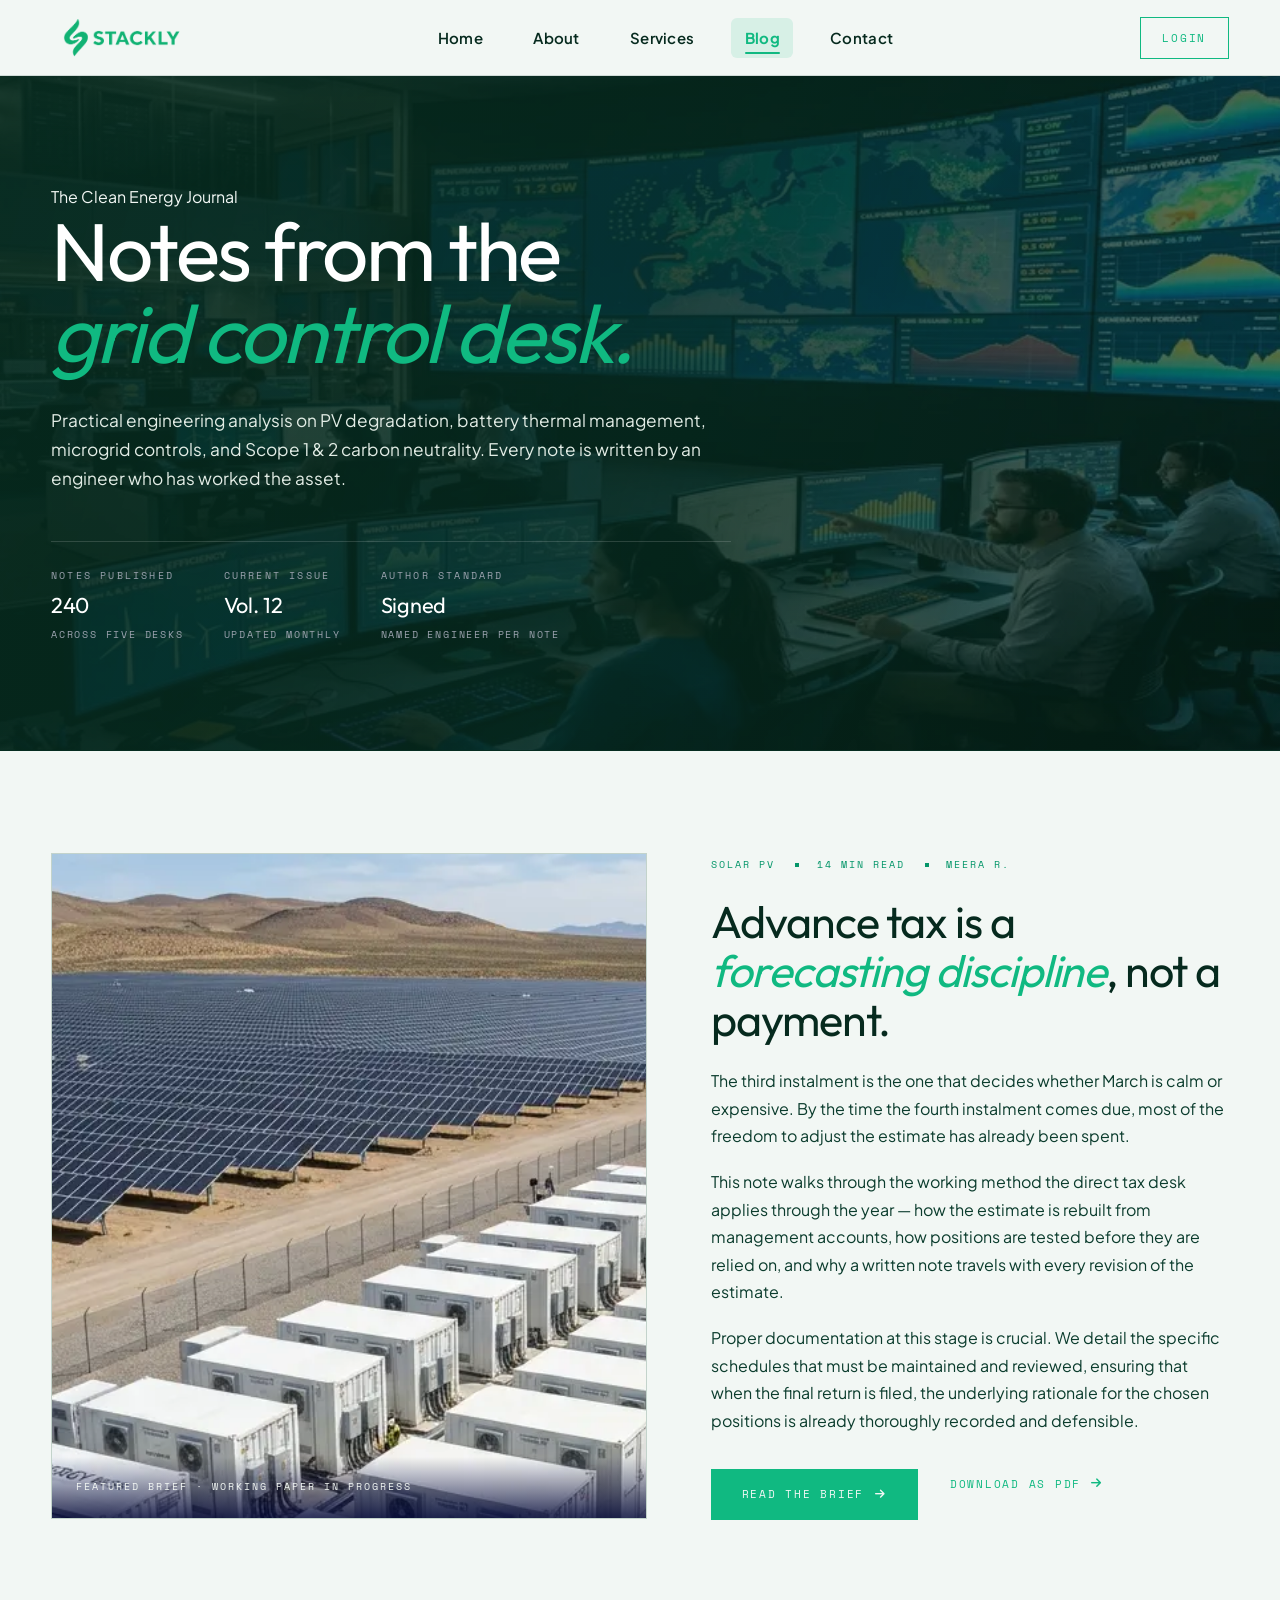
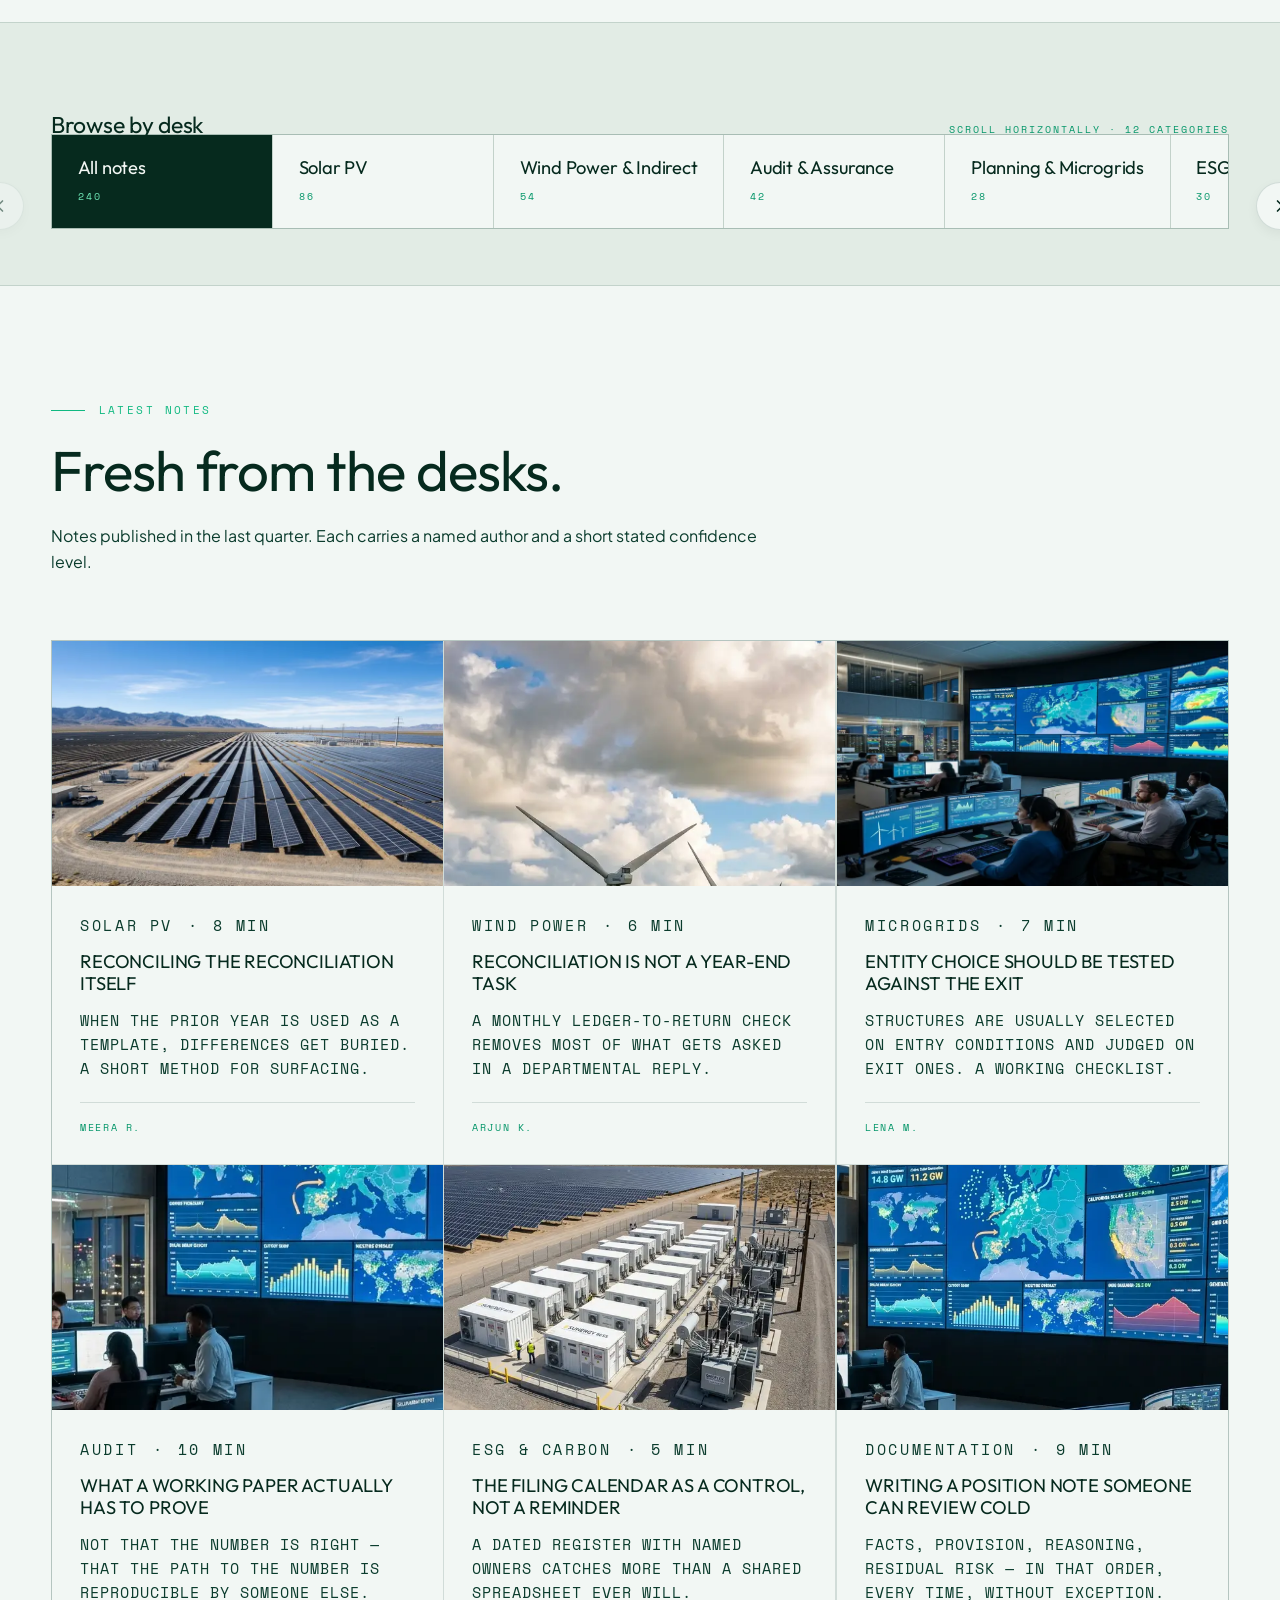
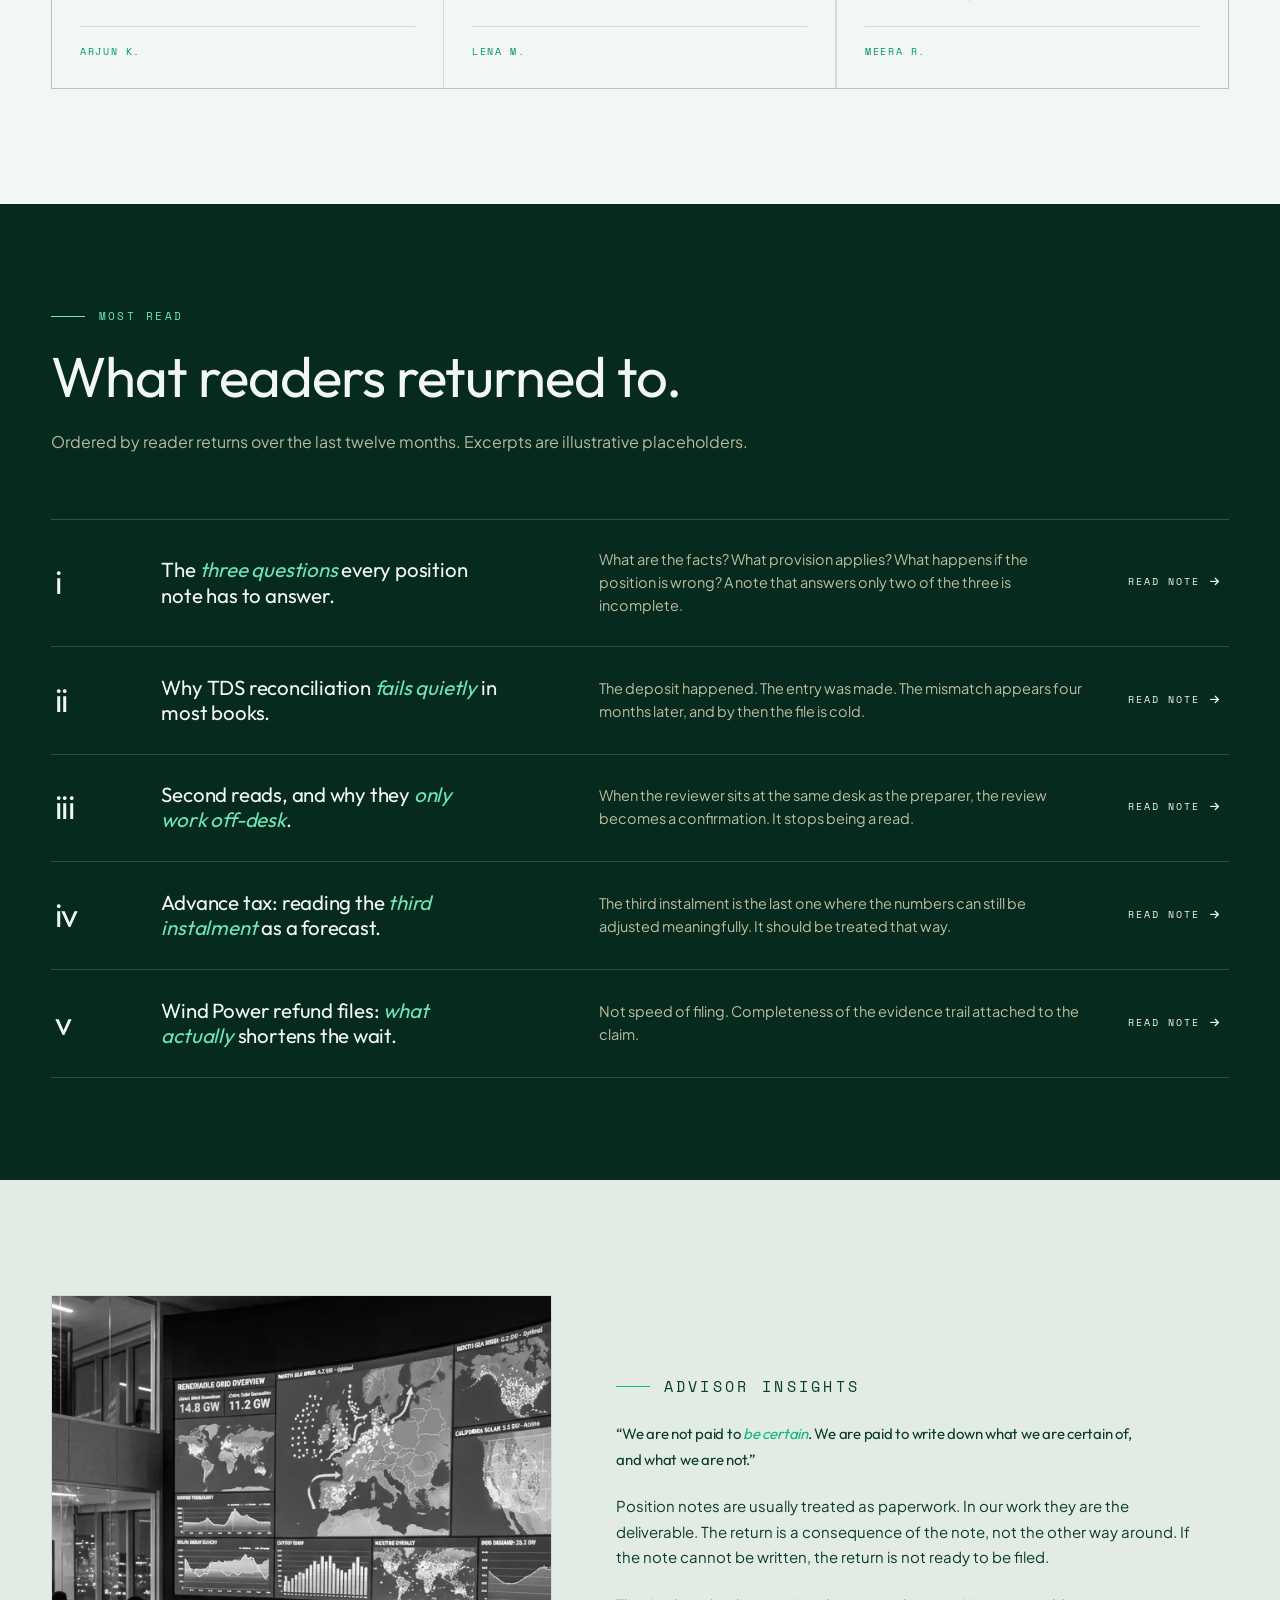
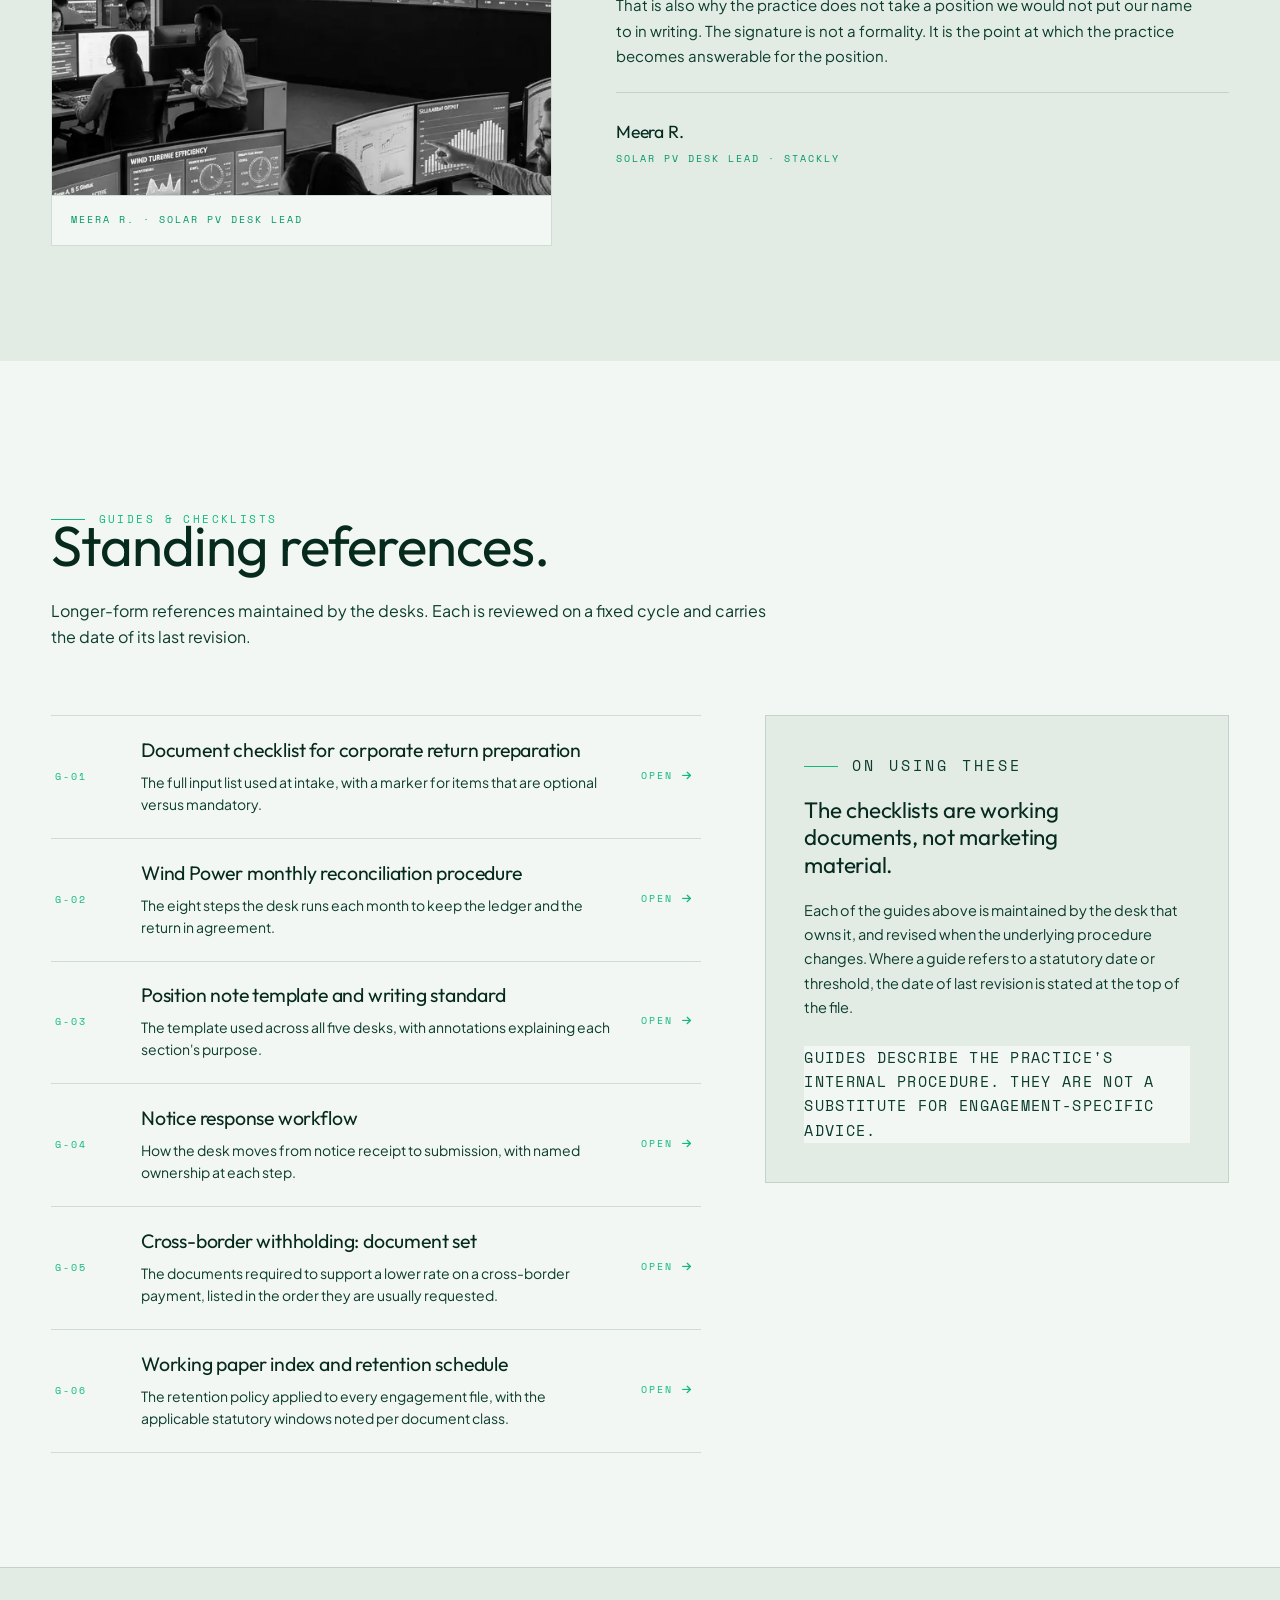
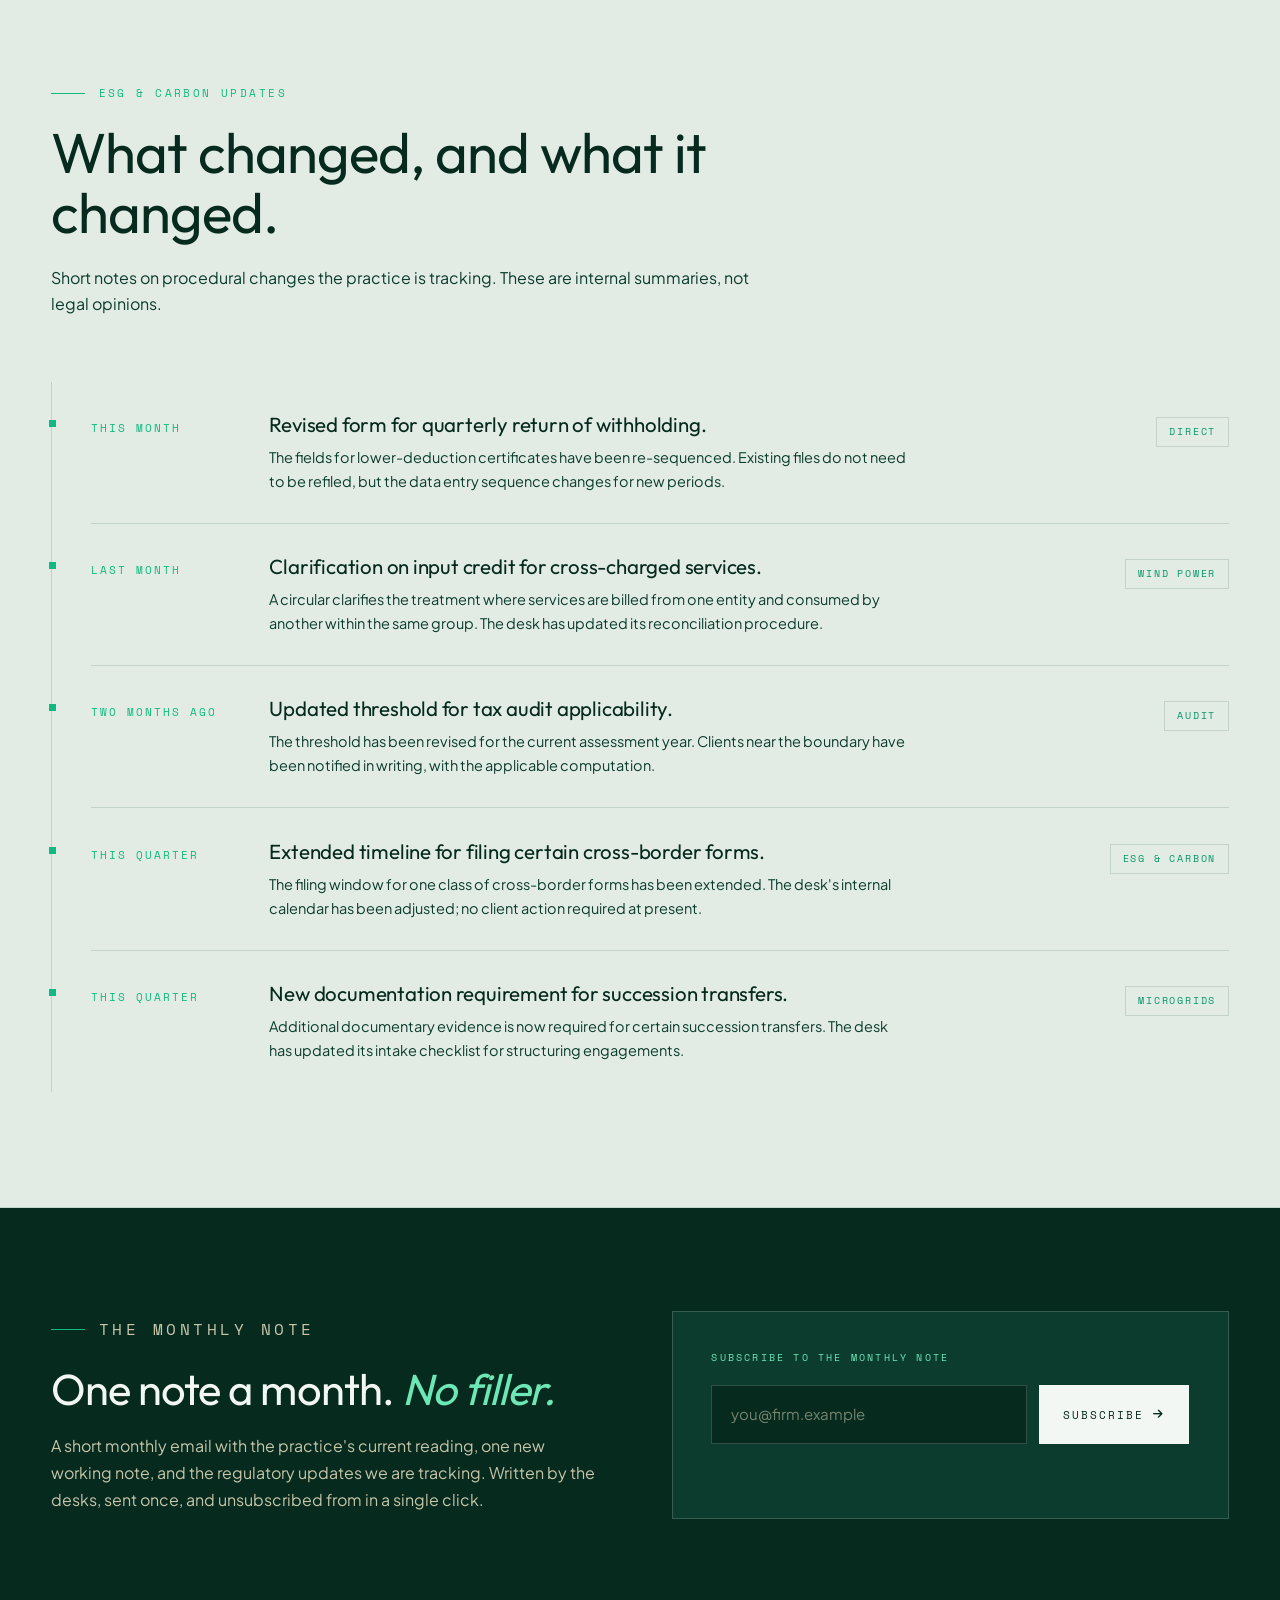
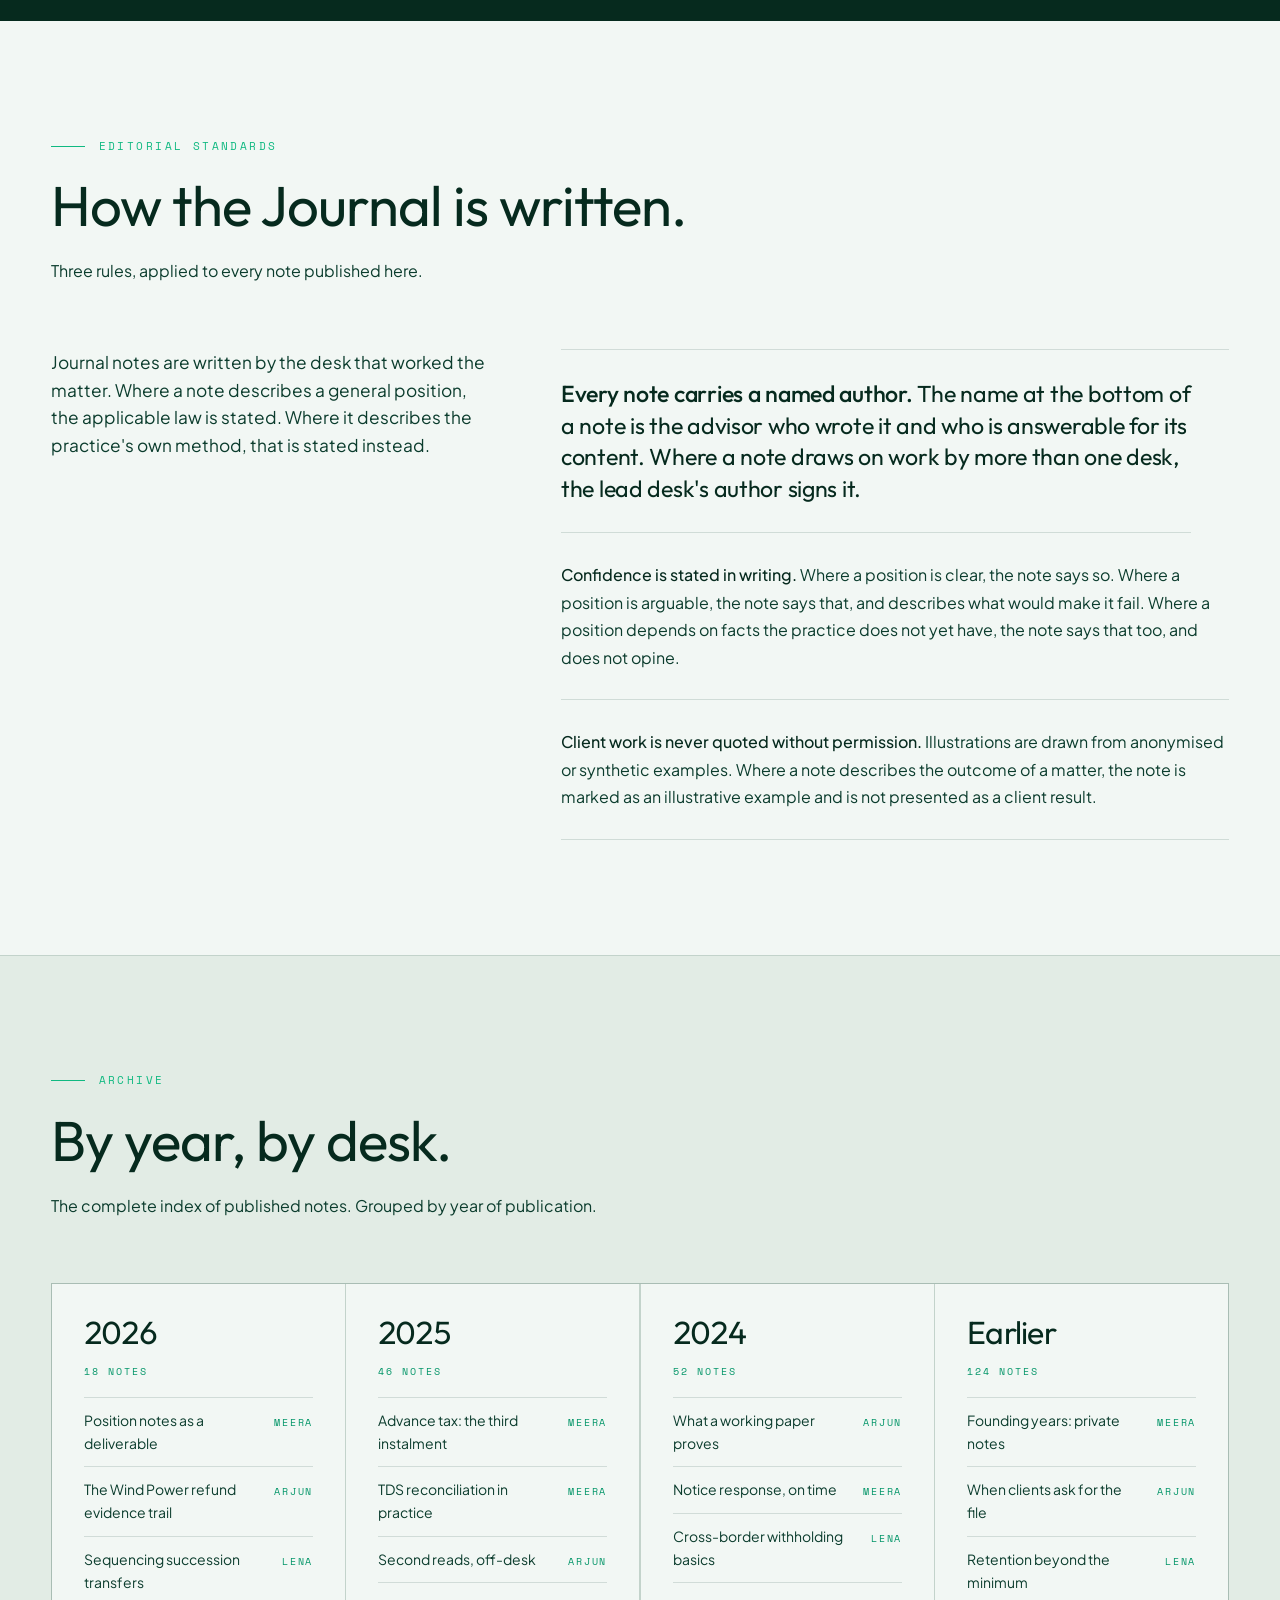
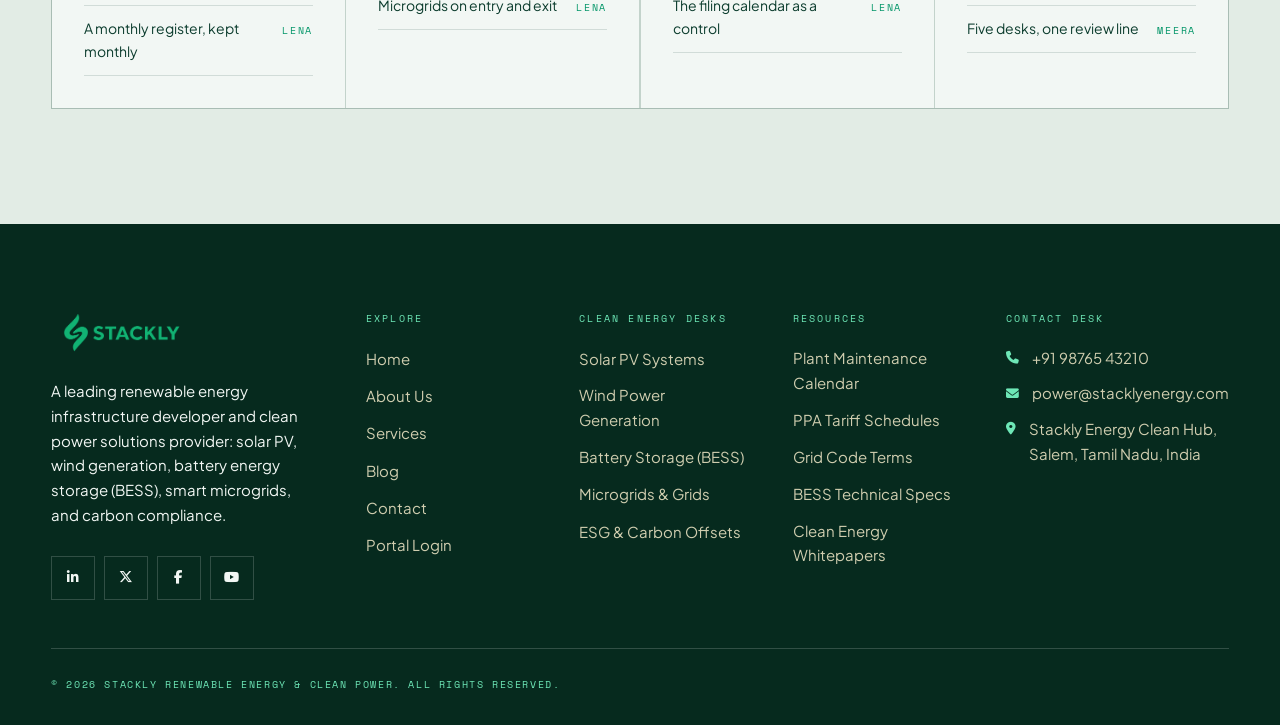
<file: html/blog.html>
<!DOCTYPE html>
<html lang="en">

<head>
    <meta charset="UTF-8">
    <meta name="viewport" content="width=device-width, initial-scale=1">
    <title>Journal — Stackly Renewable Energy</title>
    <meta name="description"
        content="The Stackly Journal — short practical writing on tax, compliance, audit, structuring and regulatory filings.">

    <link rel="preconnect" href="https://fonts.googleapis.com">
    <link rel="preconnect" href="https://fonts.gstatic.com" crossorigin>
    <link
        href="https://fonts.googleapis.com/css2?family=Outfit:wght@300;400;500;600;700;800&family=Plus+Jakarta+Sans:ital,wght@0,300;0,400;0,500;0,600;0,700;1,400&family=Space+Mono:wght@400;700&display=swap"
        rel="stylesheet">
    <link rel="stylesheet" href="https://cdnjs.cloudflare.com/ajax/libs/font-awesome/6.5.1/css/all.min.css">
    <link rel="stylesheet" href="../global.css">
    <link rel="stylesheet" href="../css/blog.css">
    <script>document.documentElement.classList.add('js-ready');</script>
</head>

<body>
    <div class="site-loader">
        <div class="site-loader__spinner-wrap"><div class="site-loader__spinner"></div></div>
        <span class="site-loader__text">Stackly Energy</span>
    </div>

    <a class="skip-link" href="#main">Skip to content</a>

    <!-- ============================ HEADER ============================ -->
    <header class="site-header">
        <div class="shell header__inner">
            <a class="brand" href="../index.html" aria-label="Stackly Renewable Energy — home">
                <img src="../logo.webp" alt="">
              
            </a>

            <nav class="nav" aria-label="Primary">
                <ul>
                    <li><a href="../index.html">Home</a></li>
                    <li><a href="about.html">About</a></li>
                    <li><a href="services.html">Services</a></li>
                    <li><a href="blog.html" class="is-active">Blog</a></li>
                    <li><a href="contact.html">Contact</a></li>
                </ul>
            </nav>

            <div class="header__actions">
                <a class="btn btn--outline btn--sm header__login" href="login.html">Login</a>
                <button class="menu-btn" id="menuBtn" aria-label="Open menu" aria-expanded="false"
                    aria-controls="menuOverlay">
                    <span></span><span></span><span></span>
                </button>
            </div>
        </div>
    </header>

    <!-- ======================= MOBILE MENU OVERLAY ===================== -->
    <div class="menu-overlay" id="menuOverlay" aria-hidden="true">
        <div class="menu-overlay__top">
            <a class="brand on-dark" href="../index.html" aria-label="Stackly Renewable Energy — home">
                <img src="../logo.webp" alt="">
              
            </a>
            <button class="menu-close" id="menuClose" aria-label="Close menu">
                <i class="fa-solid fa-xmark"></i>
            </button>
        </div>

        <nav class="menu-overlay__nav" aria-label="Mobile">
            <a href="../index.html" style="--i:0">Home</a>
            <a href="about.html" style="--i:1">About</a>
            <a href="services.html" style="--i:2">Services</a>
            <a href="blog.html" style="--i:3">Blog</a>
            <a href="contact.html" style="--i:4">Contact</a>
            <a href="login.html" class="menu-overlay__login" style="--i:5">
                Login <i class="fa-solid fa-arrow-right"></i>
            </a>
        </nav>

        <p class="menu-overlay__foot">Stackly · Salem, Tamil Nadu, India</p>
    </div>

    <main id="main">

        <!-- ============================== HERO ============================== -->
        <section class="bl-hero">
            <!-- Full-width Background Image -->
            <div class="bl-hero__bg" style="background-image: url('../assets/photo_149736675403.webp');" aria-label="SCADA Control Desk background"></div>
            <div class="bl-hero__overlay"></div>

            <div class="shell bl-hero__container">
                <div class="bl-hero__copy">
                    <p class="bl-hero__masthead slide slide-up" style="--i:0">The Clean Energy Journal</p>

                    <h1 class="bl-hero__title">
                        <span class="slide slide-up" style="--i:1">Notes from the</span>
                        <span class="slide slide-up" style="--i:2"><em>grid control desk.</em></span>
                    </h1>

                    <p class="bl-hero__lede slide slide-up" style="--i:3">
                        Practical engineering analysis on PV degradation, battery thermal management, microgrid controls, and Scope 1 &amp; 2 carbon neutrality. Every note is written by an engineer who has worked the asset.
                    </p>

                    <dl class="bl-hero__side slide slide-right" style="--i:1">
                        <div>
                            <dt>Notes published</dt>
                            <dd>240<small>Across five desks</small></dd>
                        </div>
                        <div>
                            <dt>Current issue</dt>
                            <dd>Vol. 12<small>Updated monthly</small></dd>
                        </div>
                        <div>
                            <dt>Author standard</dt>
                            <dd>Signed<small>Named engineer per note</small></dd>
                        </div>
                    </dl>
                </div>
            </div>
        </section>

        <!-- ======================= FEATURED BRIEF ========================== -->
        <section class="bl-featured">
            <div class="shell bl-featured__grid">

                <figure class="bl-featured__figure slide slide-left">
                    <a href="../404.html">
                        <img src="../assets/photo_145010149916_1.webp"
                            alt="Pen resting on a printed financial statement with handwritten annotations">
                    </a>
                    <figcaption>Featured brief · working paper in progress</figcaption>
                </figure>

                <div class="bl-featured__body">
                    <div class="bl-featured__meta slide slide-up" style="--i:1">
                        <span>Solar PV</span>
                        <span>14 min read</span>
                        <span>Meera R.</span>
                    </div>

                    <h2 class="bl-featured__title slide slide-up" style="--i:2">
                        Advance tax is a <em>forecasting discipline</em>, not a payment.
                    </h2>

                    <p class="slide slide-up" style="--i:3">
                        The third instalment is the one that decides whether March is calm or
                        expensive. By the time the fourth instalment comes due, most of the
                        freedom to adjust the estimate has already been spent.
                    </p>

                    <p class="slide slide-up" style="--i:4">
                        This note walks through the working method the direct tax desk applies
                        through the year — how the estimate is rebuilt from management accounts,
                        how positions are tested before they are relied on, and why a written
                        note travels with every revision of the estimate.
                    </p>

                    <p class="slide slide-up" style="--i:5">
                        Proper documentation at this stage is crucial. We detail the specific 
                        schedules that must be maintained and reviewed, ensuring that when the 
                        final return is filed, the underlying rationale for the chosen positions
                        is already thoroughly recorded and defensible.
                    </p>

                    <div class="bl-featured__actions slide slide-up" style="--i:6">
                        <a class="btn btn--solid" href="../404.html">
                            Read the brief <i class="fa-solid fa-arrow-right"></i>
                        </a>
                        <a class="link-arrow" href="../404.html">
                            Download as PDF <i class="fa-solid fa-arrow-right"></i>
                        </a>
                    </div>
                </div>

            </div>
        </section>

        <!-- ========================== CATEGORIES =========================== -->
        <section class="bl-cats">
            <div class="shell">
                <div class="bl-cats__head">
                    <h2 class="slide slide-up">Browse by desk</h2>
                    <span class="bl-cats__hint slide slide-up" style="--i:1">Scroll horizontally · 12 categories</span>
                </div>
            </div>

            <div class="shell" style="position: relative;">
                <button class="bl-cats__scroll-btn bl-cats__scroll-btn--prev slide slide-up" style="--i:2" aria-label="Scroll left">
                    <svg viewBox="0 0 24 24" width="20" height="20" stroke="currentColor" stroke-width="2" fill="none" stroke-linecap="round" stroke-linejoin="round"><polyline points="15 18 9 12 15 6"></polyline></svg>
                </button>
                <button class="bl-cats__scroll-btn bl-cats__scroll-btn--next slide slide-up" style="--i:2" aria-label="Scroll right">
                    <svg viewBox="0 0 24 24" width="20" height="20" stroke="currentColor" stroke-width="2" fill="none" stroke-linecap="round" stroke-linejoin="round"><polyline points="9 18 15 12 9 6"></polyline></svg>
                </button>

                <div class="bl-cats__rail slide slide-up" id="catsRail" style="--i:2" tabindex="0"
                    aria-label="Journal categories, scrollable">

                    <a href="../404.html" class="cat is-active" data-cat="all">
                        <span class="cat__name">All notes</span>
                        <span class="cat__count">240</span>
                    </a>
                    <a href="../404.html" class="cat" data-cat="direct">
                        <span class="cat__name">Solar PV</span>
                        <span class="cat__count">86</span>
                    </a>
                    <a href="../404.html" class="cat" data-cat="gst">
                        <span class="cat__name">Wind Power &amp; Indirect</span>
                        <span class="cat__count">54</span>
                    </a>
                    <a href="../404.html" class="cat" data-cat="audit">
                        <span class="cat__name">Audit &amp; Assurance</span>
                        <span class="cat__count">42</span>
                    </a>
                    <a href="../404.html" class="cat" data-cat="struct">
                        <span class="cat__name">Planning &amp; Microgrids</span>
                        <span class="cat__count">28</span>
                    </a>
                    <a href="../404.html" class="cat" data-cat="reg">
                        <span class="cat__name">ESG & Carbon &amp; Compliance</span>
                        <span class="cat__count">30</span>
                    </a>
                </div>
            </div>
            
            <script>
                document.addEventListener('DOMContentLoaded', () => {
                    const rail = document.getElementById('catsRail');
                    const prevBtn = document.querySelector('.bl-cats__scroll-btn--prev');
                    const nextBtn = document.querySelector('.bl-cats__scroll-btn--next');

                    if (rail && prevBtn && nextBtn) {
                        const scrollAmount = 300;
                        
                        prevBtn.addEventListener('click', () => {
                            rail.scrollBy({ left: -scrollAmount, behavior: 'smooth' });
                        });
                        
                        nextBtn.addEventListener('click', () => {
                            rail.scrollBy({ left: scrollAmount, behavior: 'smooth' });
                        });
                        
                        // Optional: Hide buttons if not scrollable or at ends
                        const checkScroll = () => {
                            prevBtn.style.opacity = rail.scrollLeft <= 0 ? '0.5' : '1';
                            prevBtn.style.pointerEvents = rail.scrollLeft <= 0 ? 'none' : 'all';
                            
                            const maxScroll = rail.scrollWidth - rail.clientWidth;
                            nextBtn.style.opacity = rail.scrollLeft >= maxScroll - 1 ? '0.5' : '1';
                            nextBtn.style.pointerEvents = rail.scrollLeft >= maxScroll - 1 ? 'none' : 'all';
                        };
                        
                        rail.addEventListener('scroll', checkScroll);
                        window.addEventListener('resize', checkScroll);
                        // Initial check slightly delayed to ensure layout
                        setTimeout(checkScroll, 100);
                    }
                });
            </script>
        </section>

        <!-- ========================== LATEST NOTES ========================= -->
        <section class="section bl-latest">
            <div class="shell">
                <header class="sec-head">
                    <p class="eyebrow slide slide-up">Latest Notes</p>
                    <h2 class="h-display slide slide-up" style="--i:1">Fresh from the desks.</h2>
                    <p class="sec-head__note slide slide-up" style="--i:2">
                        Notes published in the last quarter. Each carries a named author and a
                        short stated confidence level.
                    </p>
                </header>

                <div class="bl-latest__masonry">

                    <article class="note slide slide-up" onclick="window.location.href='../404.html'" style="--i:1">
                        <figure class="note__figure">
                            <img src="../assets/photo_1554224155-8.webp"
                                alt="Calculator and printed tax schedules arranged on a wooden desk">
                        </figure>
                        <div class="note__body">
                            <p class="note__meta"><span>Solar PV</span><span>8 min</span></p>
                            <h3>Reconciling the reconciliation itself</h3>
                            <p>When the prior year is used as a template, differences get buried. A short method for
                                surfacing.</p>
                            <span class="note__byline">Meera R.</span>
                        </div>
                    </article>

                    <article class="note slide slide-up" onclick="window.location.href='../404.html'" style="--i:2">
                        <figure class="note__figure">
                            <img src="../assets/photo_152179113606.webp"
                                alt="Two people reviewing documents across an office table">
                        </figure>
                        <div class="note__body">
                            <p class="note__meta"><span>Wind Power</span><span>6 min</span></p>
                            <h3>Reconciliation is not a year-end task</h3>
                            <p>A monthly ledger-to-return check removes most of what gets asked in a departmental reply.
                            </p>
                            <span class="note__byline">Arjun K.</span>
                        </div>
                    </article>

                    <article class="note slide slide-up" onclick="window.location.href='../404.html'" style="--i:3">
                        <figure class="note__figure">
                            <img src="../assets/photo_149736675403.webp"
                                alt="Meeting room with a long table and document folders">
                        </figure>
                        <div class="note__body">
                            <p class="note__meta"><span>Microgrids</span><span>7 min</span></p>
                            <h3>Entity choice should be tested against the exit</h3>
                            <p>Structures are usually selected on entry conditions and judged on exit ones. A working
                                checklist.</p>
                            <span class="note__byline">Lena M.</span>
                        </div>
                    </article>

                    <article class="note slide slide-up" onclick="window.location.href='../404.html'" style="--i:4">
                        <figure class="note__figure">
                            <img src="../assets/audit_documents.webp"
                                alt="Financial documents, a calculator, and glasses on a desk">
                        </figure>
                        <div class="note__body">
                            <p class="note__meta"><span>Audit</span><span>10 min</span></p>
                            <h3>What a working paper actually has to prove</h3>
                            <p>Not that the number is right — that the path to the number is reproducible by someone
                                else.</p>
                            <span class="note__byline">Arjun K.</span>
                        </div>
                    </article>

                    <article class="note slide slide-up" onclick="window.location.href='../404.html'" style="--i:5">
                        <figure class="note__figure">
                            <img src="../assets/photo_150792592195_1.webp"
                                alt="Stacked binders and folders on a shelf in natural light">
                        </figure>
                        <div class="note__body">
                            <p class="note__meta"><span>ESG & Carbon</span><span>5 min</span></p>
                            <h3>The filing calendar as a control, not a reminder</h3>
                            <p>A dated register with named owners catches more than a shared spreadsheet ever will.</p>
                            <span class="note__byline">Lena M.</span>
                        </div>
                    </article>

                    <article class="note slide slide-up" onclick="window.location.href='../404.html'" style="--i:6">
                        <figure class="note__figure">
                            <img src="../assets/notepad_pen.webp"
                                alt="Notepad and pen on a desk for writing documentation">
                        </figure>
                        <div class="note__body">
                            <p class="note__meta"><span>Documentation</span><span>9 min</span></p>
                            <h3>Writing a position note someone can review cold</h3>
                            <p>Facts, provision, reasoning, residual risk — in that order, every time, without
                                exception.</p>
                            <span class="note__byline">Meera R.</span>
                        </div>
                    </article>

                </div>
            </div>
        </section>

        <!-- ========================== MOST READ ============================ -->
        <section class="bl-most">
            <div class="shell">
                <header class="sec-head">
                    <p class="eyebrow slide slide-up">Most Read</p>
                    <h2 class="h-display slide slide-up" style="--i:1">What readers returned to.</h2>
                    <p class="sec-head__note slide slide-up" style="--i:2">
                        Ordered by reader returns over the last twelve months. Excerpts are
                        illustrative placeholders.
                    </p>
                </header>

                <div class="bl-most__stack">

                    <article class="readcard slide slide-up" style="--i:1">
                        <span class="readcard__rank">i</span>
                        <h3 class="readcard__title">The <em>three questions</em> every position note has to answer.</h3>
                        <p class="readcard__excerpt">What are the facts? What provision applies? What happens if the
                            position is wrong? A note that answers only two of the three is incomplete.</p>
                        <a class="readcard__link" href="../404.html">Read note <i
                                class="fa-solid fa-arrow-right"></i></a>
                    </article>

                    <article class="readcard slide slide-up" style="--i:2">
                        <span class="readcard__rank">ii</span>
                        <h3 class="readcard__title">Why TDS reconciliation <em>fails quietly</em> in most books.</h3>
                        <p class="readcard__excerpt">The deposit happened. The entry was made. The mismatch appears four
                            months later, and by then the file is cold.</p>
                        <a class="readcard__link" href="../404.html">Read note <i
                                class="fa-solid fa-arrow-right"></i></a>
                    </article>

                    <article class="readcard slide slide-up" style="--i:3">
                        <span class="readcard__rank">iii</span>
                        <h3 class="readcard__title">Second reads, and why they <em>only work off-desk</em>.</h3>
                        <p class="readcard__excerpt">When the reviewer sits at the same desk as the preparer, the review
                            becomes a confirmation. It stops being a read.</p>
                        <a class="readcard__link" href="../404.html">Read note <i
                                class="fa-solid fa-arrow-right"></i></a>
                    </article>

                    <article class="readcard slide slide-up" style="--i:4">
                        <span class="readcard__rank">iv</span>
                        <h3 class="readcard__title">Advance tax: reading the <em>third instalment</em> as a forecast.
                        </h3>
                        <p class="readcard__excerpt">The third instalment is the last one where the numbers can still be
                            adjusted meaningfully. It should be treated that way.</p>
                        <a class="readcard__link" href="../404.html">Read note <i
                                class="fa-solid fa-arrow-right"></i></a>
                    </article>

                    <article class="readcard slide slide-up" style="--i:5">
                        <span class="readcard__rank">v</span>
                        <h3 class="readcard__title">Wind Power refund files: <em>what actually</em> shortens the wait.</h3>
                        <p class="readcard__excerpt">Not speed of filing. Completeness of the evidence trail attached to
                            the claim.</p>
                        <a class="readcard__link" href="../404.html">Read note <i
                                class="fa-solid fa-arrow-right"></i></a>
                    </article>

                </div>
            </div>
        </section>

        <!-- ====================== ADVISOR INSIGHTS ========================= -->
        <section class="section bl-insights">
            <div class="shell bl-insights__grid">

                <figure class="bl-insights__portrait slide slide-left">
                    <img src="../assets/photo_157349635914.webp"
                        alt="Advisor seated at a desk, reviewing printed material">
                    <figcaption>Meera R. · Solar PV Desk Lead</figcaption>
                </figure>

                <div class="bl-insights__body">
                    <p class="eyebrow slide slide-up">Advisor Insights</p>

                    <p class="bl-insights__quote slide slide-up" style="--i:1">
                        “We are not paid to <em>be certain</em>. We are paid to write down what
                        we are certain of, and what we are not.”
                    </p>

                    <p class="slide slide-up" style="--i:2">
                        Position notes are usually treated as paperwork. In our work they are
                        the deliverable. The return is a consequence of the note, not the other
                        way around. If the note cannot be written, the return is not ready to
                        be filed.
                    </p>

                    <p class="slide slide-up" style="--i:3">
                        That is also why the practice does not take a position we would not put
                        our name to in writing. The signature is not a formality. It is the
                        point at which the practice becomes answerable for the position.
                    </p>

                    <div class="bl-insights__who slide slide-up" style="--i:4">
                        <span>Meera R.</span>
                        <span>Solar PV Desk Lead · Stackly</span>
                    </div>
                </div>

            </div>
        </section>

        <!-- =================== GUIDES & CHECKLISTS ========================= -->
        <section class="section bl-guides">
            <div class="shell">
                <header class="sec-head">
                    <p class="eyebrow slide slide-up">Guides &amp; Checklists</p>
                    <h2 class="h-display slide slide-up" style="--i:1">Standing references.</h2>
                    <p class="sec-head__note slide slide-up" style="--i:2">
                        Longer-form references maintained by the desks. Each is reviewed on a
                        fixed cycle and carries the date of its last revision.
                    </p>
                </header>

                <div class="bl-guides__grid">

                    <div class="guide-list">

                        <article class="guide-row slide slide-up" style="--i:1">
                            <span class="guide-row__code">G-01</span>
                            <div>
                                <span class="guide-row__title">Document checklist for corporate return
                                    preparation</span>
                                <span class="guide-row__note">The full input list used at intake, with a marker for
                                    items that are optional versus mandatory.</span>
                            </div>
                            <a class="guide-row__action" href="../404.html">
                                Open <i class="fa-solid fa-arrow-right"></i>
                            </a>
                        </article>

                        <article class="guide-row slide slide-up" style="--i:2">
                            <span class="guide-row__code">G-02</span>
                            <div>
                                <span class="guide-row__title">Wind Power monthly reconciliation procedure</span>
                                <span class="guide-row__note">The eight steps the desk runs each month to keep the
                                    ledger and the return in agreement.</span>
                            </div>
                            <a class="guide-row__action" href="../404.html">
                                Open <i class="fa-solid fa-arrow-right"></i>
                            </a>
                        </article>

                        <article class="guide-row slide slide-up" style="--i:3">
                            <span class="guide-row__code">G-03</span>
                            <div>
                                <span class="guide-row__title">Position note template and writing standard</span>
                                <span class="guide-row__note">The template used across all five desks, with annotations
                                    explaining each section's purpose.</span>
                            </div>
                            <a class="guide-row__action" href="../404.html">
                                Open <i class="fa-solid fa-arrow-right"></i>
                            </a>
                        </article>

                        <article class="guide-row slide slide-up" style="--i:4">
                            <span class="guide-row__code">G-04</span>
                            <div>
                                <span class="guide-row__title">Notice response workflow</span>
                                <span class="guide-row__note">How the desk moves from notice receipt to submission, with
                                    named ownership at each step.</span>
                            </div>
                            <a class="guide-row__action" href="../404.html">
                                Open <i class="fa-solid fa-arrow-right"></i>
                            </a>
                        </article>

                        <article class="guide-row slide slide-up" style="--i:5">
                            <span class="guide-row__code">G-05</span>
                            <div>
                                <span class="guide-row__title">Cross-border withholding: document set</span>
                                <span class="guide-row__note">The documents required to support a lower rate on a
                                    cross-border payment, listed in the order they are usually requested.</span>
                            </div>
                            <a class="guide-row__action" href="../404.html">
                                Open <i class="fa-solid fa-arrow-right"></i>
                            </a>
                        </article>

                        <article class="guide-row slide slide-up" style="--i:6">
                            <span class="guide-row__code">G-06</span>
                            <div>
                                <span class="guide-row__title">Working paper index and retention schedule</span>
                                <span class="guide-row__note">The retention policy applied to every engagement file,
                                    with the applicable statutory windows noted per document class.</span>
                            </div>
                            <a class="guide-row__action" href="../404.html">
                                Open <i class="fa-solid fa-arrow-right"></i>
                            </a>
                        </article>

                    </div>

                    <aside class="bl-guides__aside slide slide-right" style="--i:1">
                        <p class="eyebrow" style="margin-bottom:0">On using these</p>
                        <h3>The checklists are working documents, not marketing material.</h3>
                        <p>
                            Each of the guides above is maintained by the desk that owns it, and
                            revised when the underlying procedure changes. Where a guide refers
                            to a statutory date or threshold, the date of last revision is stated
                            at the top of the file.
                        </p>
                        <p class="note">
                            Guides describe the practice's internal procedure. They are not a
                            substitute for engagement-specific advice.
                        </p>
                    </aside>

                </div>
            </div>
        </section>

        <!-- ===================== REGULATORY UPDATES ======================== -->
        <section class="section bl-updates">
            <div class="shell">
                <header class="sec-head">
                    <p class="eyebrow slide slide-up">ESG & Carbon Updates</p>
                    <h2 class="h-display slide slide-up" style="--i:1">What changed, and what it changed.</h2>
                    <p class="sec-head__note slide slide-up" style="--i:2">
                        Short notes on procedural changes the practice is tracking. These are
                        internal summaries, not legal opinions.
                    </p>
                </header>

                <ol class="bl-updates__timeline">

                    <li class="upd slide slide-up" style="--i:1">
                        <span class="upd__date">This month</span>
                        <div>
                            <h3 class="upd__title">Revised form for quarterly return of withholding.</h3>
                            <p class="upd__desc">The fields for lower-deduction certificates have been re-sequenced.
                                Existing files do not need to be refiled, but the data entry sequence changes for new
                                periods.</p>
                        </div>
                        <span class="upd__tag">Direct</span>
                    </li>

                    <li class="upd slide slide-up" style="--i:2">
                        <span class="upd__date">Last month</span>
                        <div>
                            <h3 class="upd__title">Clarification on input credit for cross-charged services.</h3>
                            <p class="upd__desc">A circular clarifies the treatment where services are billed from one
                                entity and consumed by another within the same group. The desk has updated its
                                reconciliation procedure.</p>
                        </div>
                        <span class="upd__tag">Wind Power</span>
                    </li>

                    <li class="upd slide slide-up" style="--i:3">
                        <span class="upd__date">Two months ago</span>
                        <div>
                            <h3 class="upd__title">Updated threshold for tax audit applicability.</h3>
                            <p class="upd__desc">The threshold has been revised for the current assessment year. Clients
                                near the boundary have been notified in writing, with the applicable computation.</p>
                        </div>
                        <span class="upd__tag">Audit</span>
                    </li>

                    <li class="upd slide slide-up" style="--i:4">
                        <span class="upd__date">This quarter</span>
                        <div>
                            <h3 class="upd__title">Extended timeline for filing certain cross-border forms.</h3>
                            <p class="upd__desc">The filing window for one class of cross-border forms has been
                                extended. The desk's internal calendar has been adjusted; no client action required at
                                present.</p>
                        </div>
                        <span class="upd__tag">ESG & Carbon</span>
                    </li>

                    <li class="upd slide slide-up" style="--i:5">
                        <span class="upd__date">This quarter</span>
                        <div>
                            <h3 class="upd__title">New documentation requirement for succession transfers.</h3>
                            <p class="upd__desc">Additional documentary evidence is now required for certain succession
                                transfers. The desk has updated its intake checklist for structuring engagements.</p>
                        </div>
                        <span class="upd__tag">Microgrids</span>
                    </li>

                </ol>
            </div>
        </section>

        <!-- ========================== NEWSLETTER =========================== -->
        <section class="bl-news">
            <div class="shell bl-news__grid">

                <div class="bl-news__body">
                    <p class="eyebrow slide slide-up">The Monthly Note</p>
                    <h2 class="slide slide-up" style="--i:1">
                        One note a month. <em>No filler.</em>
                    </h2>
                    <p class="slide slide-up" style="--i:2">
                        A short monthly email with the practice's current reading, one new
                        working note, and the regulatory updates we are tracking. Written by
                        the desks, sent once, and unsubscribed from in a single click.
                    </p>
                </div>

                <form class="newsletter slide slide-right" id="newsletterForm" novalidate style="--i:1">
                    <label class="newsletter__label" for="newsEmail">Subscribe to the monthly note</label>
                    <div class="newsletter__row">
                        <div class="newsletter__field">
                            <input type="email" id="newsEmail" name="email" placeholder="you@firm.example"
                                autocomplete="email" required aria-describedby="newsErr">
                        </div>
                        <button class="newsletter__btn" type="submit">
                            Subscribe <i class="fa-solid fa-arrow-right"></i>
                        </button>
                    </div>
                    <p class="newsletter__err" id="newsErr" role="alert"></p>
                    
                </form>

            </div>
        </section>

        <!-- ====================== EDITORIAL STANDARDS ====================== -->
        <section class="section bl-standards">
            <div class="shell">
                <header class="sec-head">
                    <p class="eyebrow slide slide-up">Editorial Standards</p>
                    <h2 class="h-display slide slide-up" style="--i:1">How the Journal is written.</h2>
                    <p class="sec-head__note slide slide-up" style="--i:2">
                        Three rules, applied to every note published here.
                    </p>
                </header>

                <div class="bl-standards__grid">

                    <aside class="slide slide-left">
                        <p class="lede">
                            Journal notes are written by the desk that worked the matter.
                            Where a note describes a general position, the applicable law is
                            stated. Where it describes the practice's own method, that is
                            stated instead.
                        </p>
                    </aside>

                    <div class="standards-text">
                        <p class="slide slide-up" style="--i:1">
                            <strong>Every note carries a named author.</strong> The name at the
                            bottom of a note is the advisor who wrote it and who is answerable
                            for its content. Where a note draws on work by more than one desk,
                            the lead desk's author signs it.
                        </p>
                        <p class="slide slide-up" style="--i:2">
                            <strong>Confidence is stated in writing.</strong> Where a position
                            is clear, the note says so. Where a position is arguable, the note
                            says that, and describes what would make it fail. Where a position
                            depends on facts the practice does not yet have, the note says that
                            too, and does not opine.
                        </p>
                        <p class="slide slide-up" style="--i:3">
                            <strong>Client work is never quoted without permission.</strong>
                            Illustrations are drawn from anonymised or synthetic examples.
                            Where a note describes the outcome of a matter, the note is marked
                            as an illustrative example and is not presented as a client result.
                        </p>
                    </div>

                </div>
            </div>
        </section>

        <!-- ========================== ARCHIVE ============================== -->
        <section class="section bl-archive">
            <div class="shell">
                <header class="sec-head">
                    <p class="eyebrow slide slide-up">Archive</p>
                    <h2 class="h-display slide slide-up" style="--i:1">By year, by desk.</h2>
                    <p class="sec-head__note slide slide-up" style="--i:2">
                        The complete index of published notes. Grouped by year of publication.
                    </p>
                </header>

                <div class="archive-years">

                    <div class="archive-year slide slide-up" style="--i:1">
                        <span class="archive-year__label">2026</span>
                        <span class="archive-year__count">18 notes</span>
                        <ul>
                            <li><a href="../404.html">Position notes as a deliverable</a><span>Meera</span></li>
                            <li><a href="../404.html">The Wind Power refund evidence trail</a><span>Arjun</span></li>
                            <li><a href="../404.html">Sequencing succession transfers</a><span>Lena</span></li>
                            <li><a href="../404.html">A monthly register, kept monthly</a><span>Lena</span></li>
                        </ul>
                    </div>

                    <div class="archive-year slide slide-up" style="--i:2">
                        <span class="archive-year__label">2025</span>
                        <span class="archive-year__count">46 notes</span>
                        <ul>
                            <li><a href="../404.html">Advance tax: the third instalment</a><span>Meera</span></li>
                            <li><a href="../404.html">TDS reconciliation in practice</a><span>Meera</span></li>
                            <li><a href="../404.html">Second reads, off-desk</a><span>Arjun</span></li>
                            <li><a href="../404.html">Microgrids on entry and exit</a><span>Lena</span></li>
                        </ul>
                    </div>

                    <div class="archive-year slide slide-up" style="--i:3">
                        <span class="archive-year__label">2024</span>
                        <span class="archive-year__count">52 notes</span>
                        <ul>
                            <li><a href="../404.html">What a working paper proves</a><span>Arjun</span></li>
                            <li><a href="../404.html">Notice response, on time</a><span>Meera</span></li>
                            <li><a href="../404.html">Cross-border withholding basics</a><span>Lena</span></li>
                            <li><a href="../404.html">The filing calendar as a control</a><span>Lena</span></li>
                        </ul>
                    </div>

                    <div class="archive-year slide slide-up" style="--i:4">
                        <span class="archive-year__label">Earlier</span>
                        <span class="archive-year__count">124 notes</span>
                        <ul>
                            <li><a href="../404.html">Founding years: private notes</a><span>Meera</span></li>
                            <li><a href="../404.html">When clients ask for the file</a><span>Arjun</span></li>
                            <li><a href="../404.html">Retention beyond the minimum</a><span>Lena</span></li>
                            <li><a href="../404.html">Five desks, one review line</a><span>Meera</span></li>
                        </ul>
                    </div>

                </div>
            </div>
        </section>

       

    </main>

    <!-- ============================ FOOTER ============================ -->
    <footer class="site-footer">
        <div class="shell">

            <div class="footer__grid">

                <div class="footer__brand">
                    <a class="brand on-dark" href="../index.html" aria-label="Stackly Renewable Energy — home">
                        <img src="../logo.webp" alt="Stackly Energy logo">
                    </a>
                    <p>
                        A leading renewable energy infrastructure developer and clean power solutions provider: solar PV, wind generation, battery energy storage (BESS), smart microgrids, and carbon compliance.
                    </p>
                    <div class="footer__social">
                        <a href="../404.html" aria-label="Stackly on LinkedIn"><i class="fa-brands fa-linkedin-in"></i></a>
                        <a href="../404.html" aria-label="Stackly on X"><i class="fa-brands fa-x-twitter"></i></a>
                        <a href="../404.html" aria-label="Stackly on Facebook"><i class="fa-brands fa-facebook-f"></i></a>
                        <a href="../404.html" aria-label="Stackly on YouTube"><i class="fa-brands fa-youtube"></i></a>
                    </div>
                </div>

                <div class="footer__col">
                    <h4>Explore</h4>
                    <ul>
                        <li><a href="../index.html">Home</a></li>
                        <li><a href="about.html">About Us</a></li>
                        <li><a href="services.html">Services</a></li>
                        <li><a href="blog.html">Blog</a></li>
                        <li><a href="contact.html">Contact</a></li>
                        <li><a href="login.html">Portal Login</a></li>
                    </ul>
                </div>

                <div class="footer__col">
                    <h4>Clean Energy Desks</h4>
                    <ul>
                        <li><a href="../404.html">Solar PV Systems</a></li>
                        <li><a href="../404.html">Wind Power Generation</a></li>
                        <li><a href="../404.html">Battery Storage (BESS)</a></li>
                        <li><a href="../404.html">Microgrids &amp; Grids</a></li>
                        <li><a href="../404.html">ESG &amp; Carbon Offsets</a></li>
                    </ul>
                </div>

                <div class="footer__col">
                    <h4>Resources</h4>
                    <ul>
                        <li><a href="../404.html">Plant Maintenance Calendar</a></li>
                        <li><a href="../404.html">PPA Tariff Schedules</a></li>
                        <li><a href="../404.html">Grid Code Terms</a></li>
                        <li><a href="../404.html">BESS Technical Specs</a></li>
                        <li><a href="../404.html">Clean Energy Whitepapers</a></li>
                    </ul>
                </div>

                <div class="footer__col">
                    <h4>Contact Desk</h4>
                    <ul class="footer__contact">
                        <li><i class="fa-solid fa-phone"></i><span>+91 98765 43210</span></li>
                        <li><i class="fa-solid fa-envelope"></i><span>power@stacklyenergy.com</span></li>
                        <li><i class="fa-solid fa-location-dot"></i><span>Stackly Energy Clean Hub,<br>Salem, Tamil Nadu, India</span>
                        </li>
                    </ul>
                </div>

            </div>

            <div class="footer__base">
                <span>© <span id="year">2026</span> Stackly Renewable Energy &amp; Clean Power. All rights reserved.</span>
            </div>

        </div>
    </footer>

    <script>
        (function () {
            "use strict";

            var reduceMotion = window.matchMedia("(prefers-reduced-motion: reduce)").matches;

            /* ---- 1. Slide motion ---- */
            var slides = document.querySelectorAll(".slide");

            if (reduceMotion || !("IntersectionObserver" in window)) {
                slides.forEach(function (el) { el.classList.add("is-in"); });
            } else {
                var isMobile = window.matchMedia("(max-width: 900px)").matches;
                var slideIO = new IntersectionObserver(function (entries) {
                    entries.forEach(function (entry) {
                        if (entry.isIntersecting) {
                            entry.target.classList.add("is-in");
                            slideIO.unobserve(entry.target);
                        }
                    });
                }, isMobile
                    ? { rootMargin: "0px 0px -8% 0px", threshold: 0.08 }
                    : { rootMargin: "0px 0px -12% 0px", threshold: 0.12 });

                slides.forEach(function (el) { slideIO.observe(el); });

                window.setTimeout(function () {
                    slides.forEach(function (el) {
                        var box = el.getBoundingClientRect();
                        if (box.top < window.innerHeight && box.bottom > 0) {
                            el.classList.add("is-in");
                        }
                    });
                }, 1400);
            }

            /* ---- 2. ESG & Carbon update markers ---- */
            var updates = document.querySelectorAll(".upd");
            if (reduceMotion || !("IntersectionObserver" in window)) {
                updates.forEach(function (el) { el.classList.add("is-in"); });
            } else {
                var updIO = new IntersectionObserver(function (entries) {
                    entries.forEach(function (entry) {
                        if (entry.isIntersecting) {
                            entry.target.classList.add("is-in");
                            updIO.unobserve(entry.target);
                        }
                    });
                }, { rootMargin: "0px 0px -12% 0px", threshold: 0.12 });
                updates.forEach(function (el) { updIO.observe(el); });
            }

            /* ---- 3. Mobile menu ---- */
            var menuBtn = document.getElementById("menuBtn");
            var menuClose = document.getElementById("menuClose");
            var overlay = document.getElementById("menuOverlay");

            function openMenu() {
                overlay.classList.add("is-open");
                overlay.setAttribute("aria-hidden", "false");
                menuBtn.classList.add("is-open");
                menuBtn.setAttribute("aria-expanded", "true");
                menuBtn.setAttribute("aria-label", "Close menu");
                document.body.classList.add("is-locked");
                menuClose.focus();
            }

            function closeMenu() {
                overlay.classList.remove("is-open");
                overlay.setAttribute("aria-hidden", "true");
                menuBtn.classList.remove("is-open");
                menuBtn.setAttribute("aria-expanded", "false");
                menuBtn.setAttribute("aria-label", "Open menu");
                document.body.classList.remove("is-locked");
            }

            if (menuBtn && overlay && menuClose) {
                menuBtn.addEventListener("click", function () {
                    if (overlay.classList.contains("is-open")) closeMenu();
                    else openMenu();
                });
                menuClose.addEventListener("click", closeMenu);
                overlay.querySelectorAll("a").forEach(function (link) {
                    link.addEventListener("click", closeMenu);
                });
                document.addEventListener("keydown", function (e) {
                    if (e.key === "Escape" && overlay.classList.contains("is-open")) {
                        closeMenu();
                        menuBtn.focus();
                    }
                });
            }

            /* ---- 4. Category rail — active toggle + keyboard scroll ---- */
            var cats = document.querySelectorAll(".cat");
            cats.forEach(function (c) {
                c.addEventListener("click", function () {
                    cats.forEach(function (other) { other.classList.remove("is-active"); });
                    c.classList.add("is-active");
                });
            });

            var catRail = document.querySelector(".bl-cats__rail");
            if (catRail) {
                catRail.addEventListener("keydown", function (e) {
                    if (e.key === "ArrowRight") {
                        catRail.scrollBy({ left: 260, behavior: reduceMotion ? "auto" : "smooth" });
                        e.preventDefault();
                    }
                    if (e.key === "ArrowLeft") {
                        catRail.scrollBy({ left: -260, behavior: reduceMotion ? "auto" : "smooth" });
                        e.preventDefault();
                    }
                });
            }

            /* ---- 5. Newsletter form ---- */
            var form = document.getElementById("newsletterForm");
            var email = document.getElementById("newsEmail");
            var err = document.getElementById("newsErr");

            function showError(message) {
                if (!err) return;
                err.textContent = message;
                err.classList.add("is-visible");
            }

            function clearError() {
                if (!err) return;
                err.textContent = "";
                err.classList.remove("is-visible");
            }

            function isValidEmail(value) {
                return /^[^\s@]+@[^\s@]+\.[^\s@]{2,}$/.test(value);
            }

            if (form && email) {
                form.addEventListener("submit", function (e) {
                    e.preventDefault();
                    clearError();

                    var value = (email.value || "").trim();

                    if (!value) {
                        showError("Enter an email address to subscribe");
                        email.focus();
                        return;
                    }

                    if (!isValidEmail(value)) {
                        showError("That email address does not look right");
                        email.focus();
                        return;
                    }

                    /* Successful demonstration submit — clear and route to 404 convention */
                    form.reset();
                    clearError();
                    window.location.href = "../404.html";
                });

                email.addEventListener("input", clearError);
            }

            /* ---- 6. Footer year ---- */
            var yearEl = document.getElementById("year");
            if (yearEl) yearEl.textContent = new Date().getFullYear();

        })();
    </script>

</body>

</html>
</file>
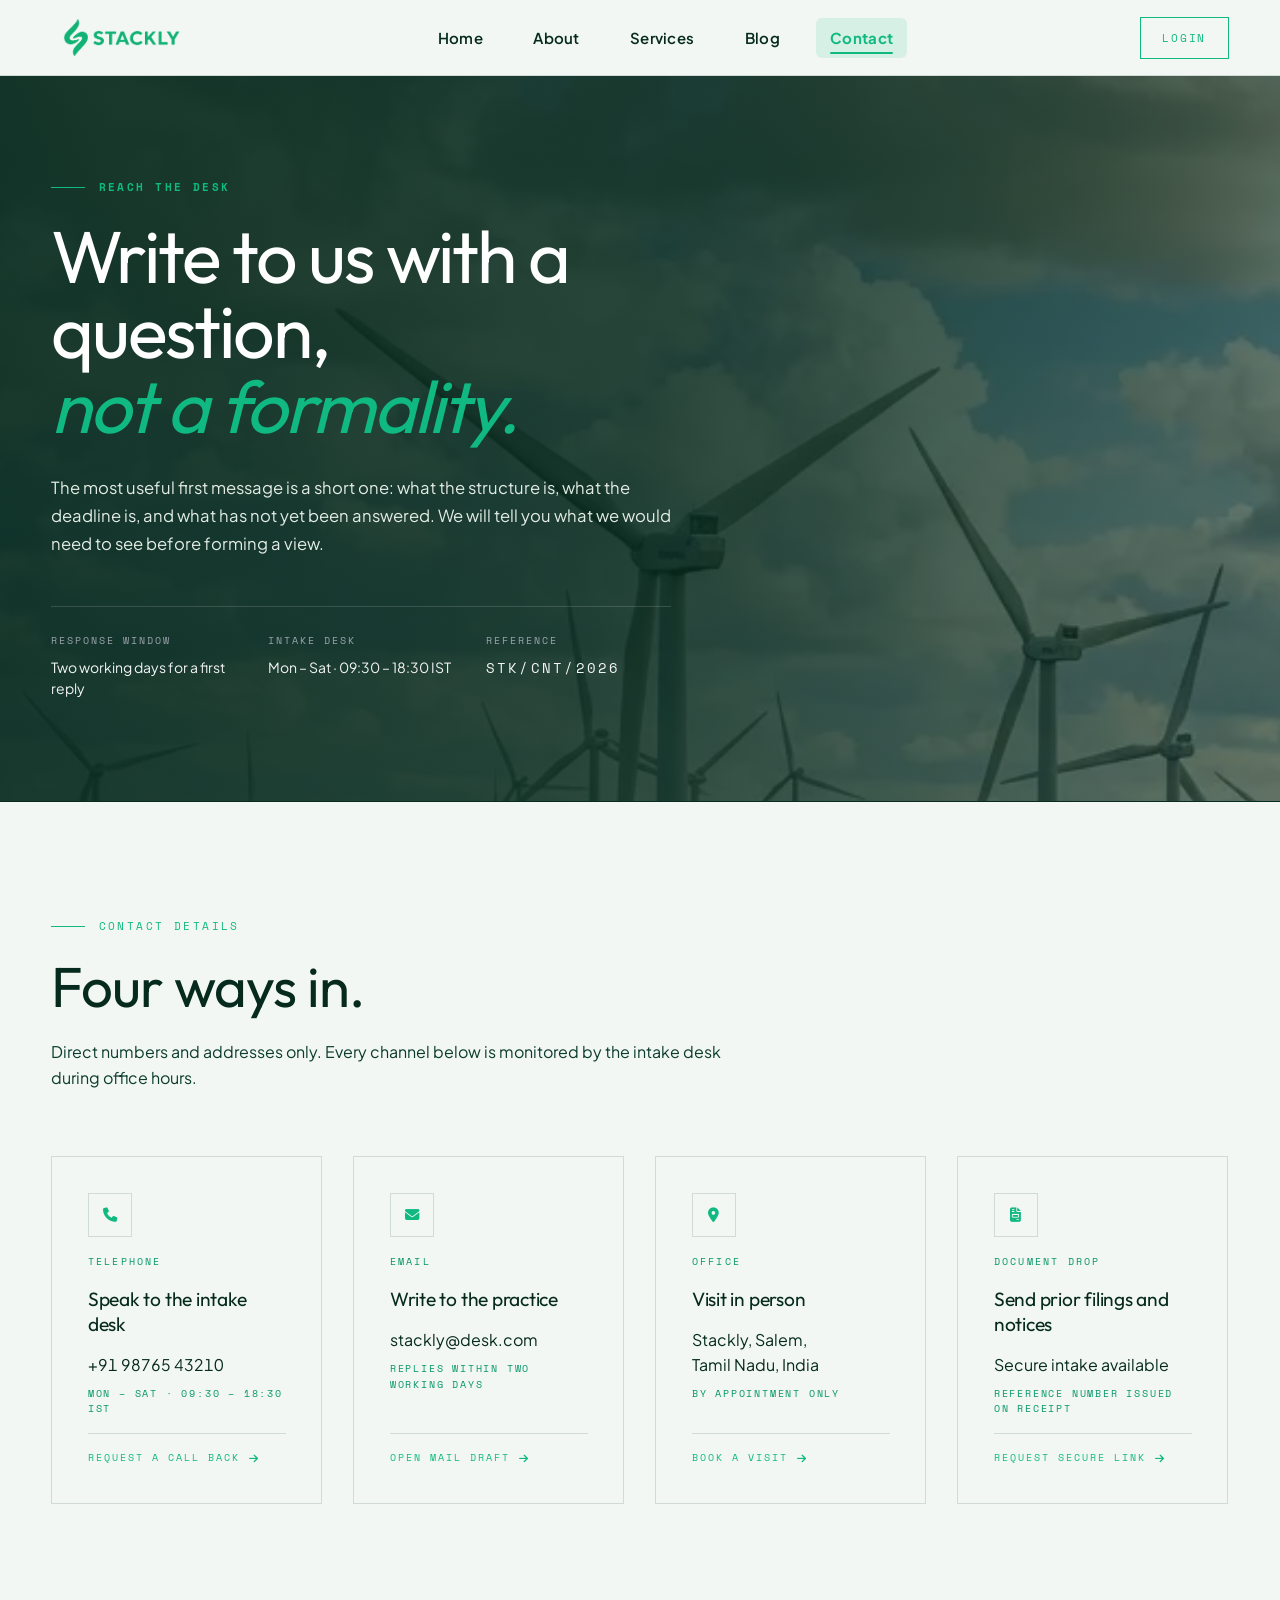
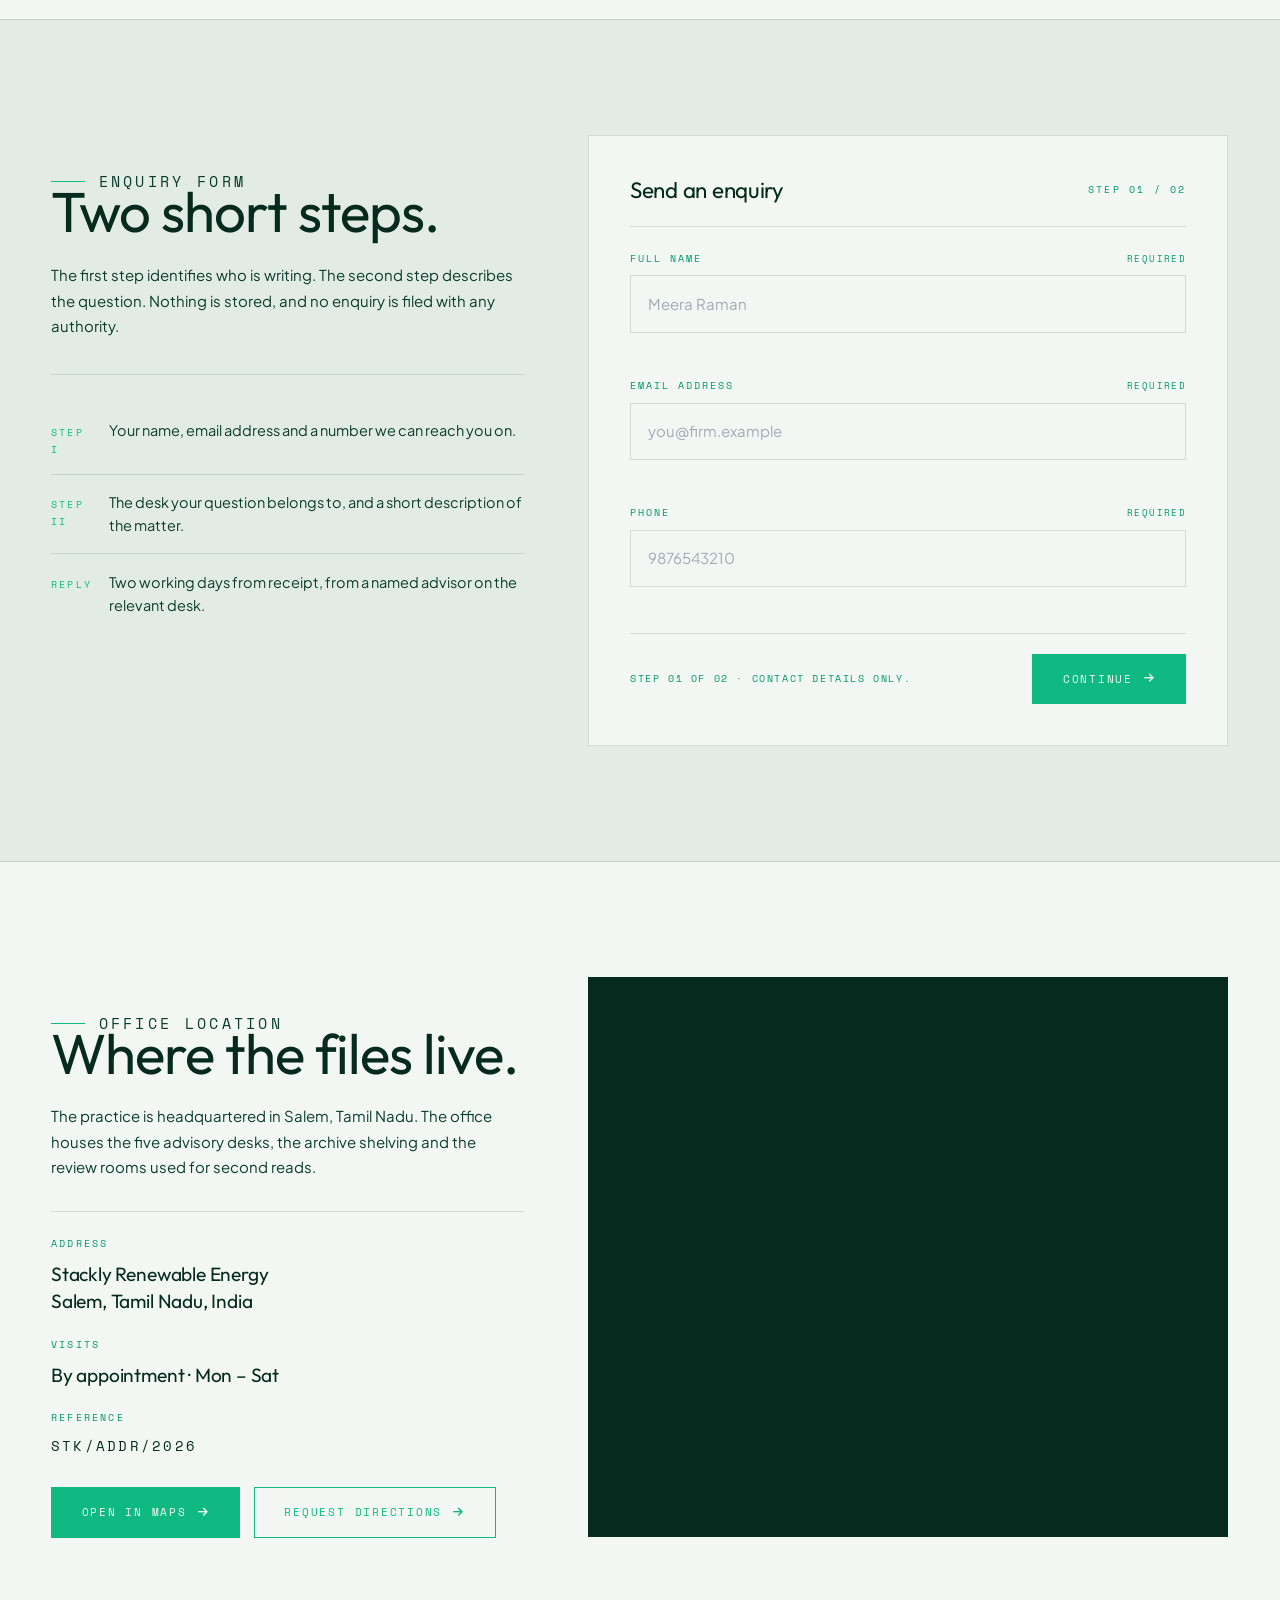
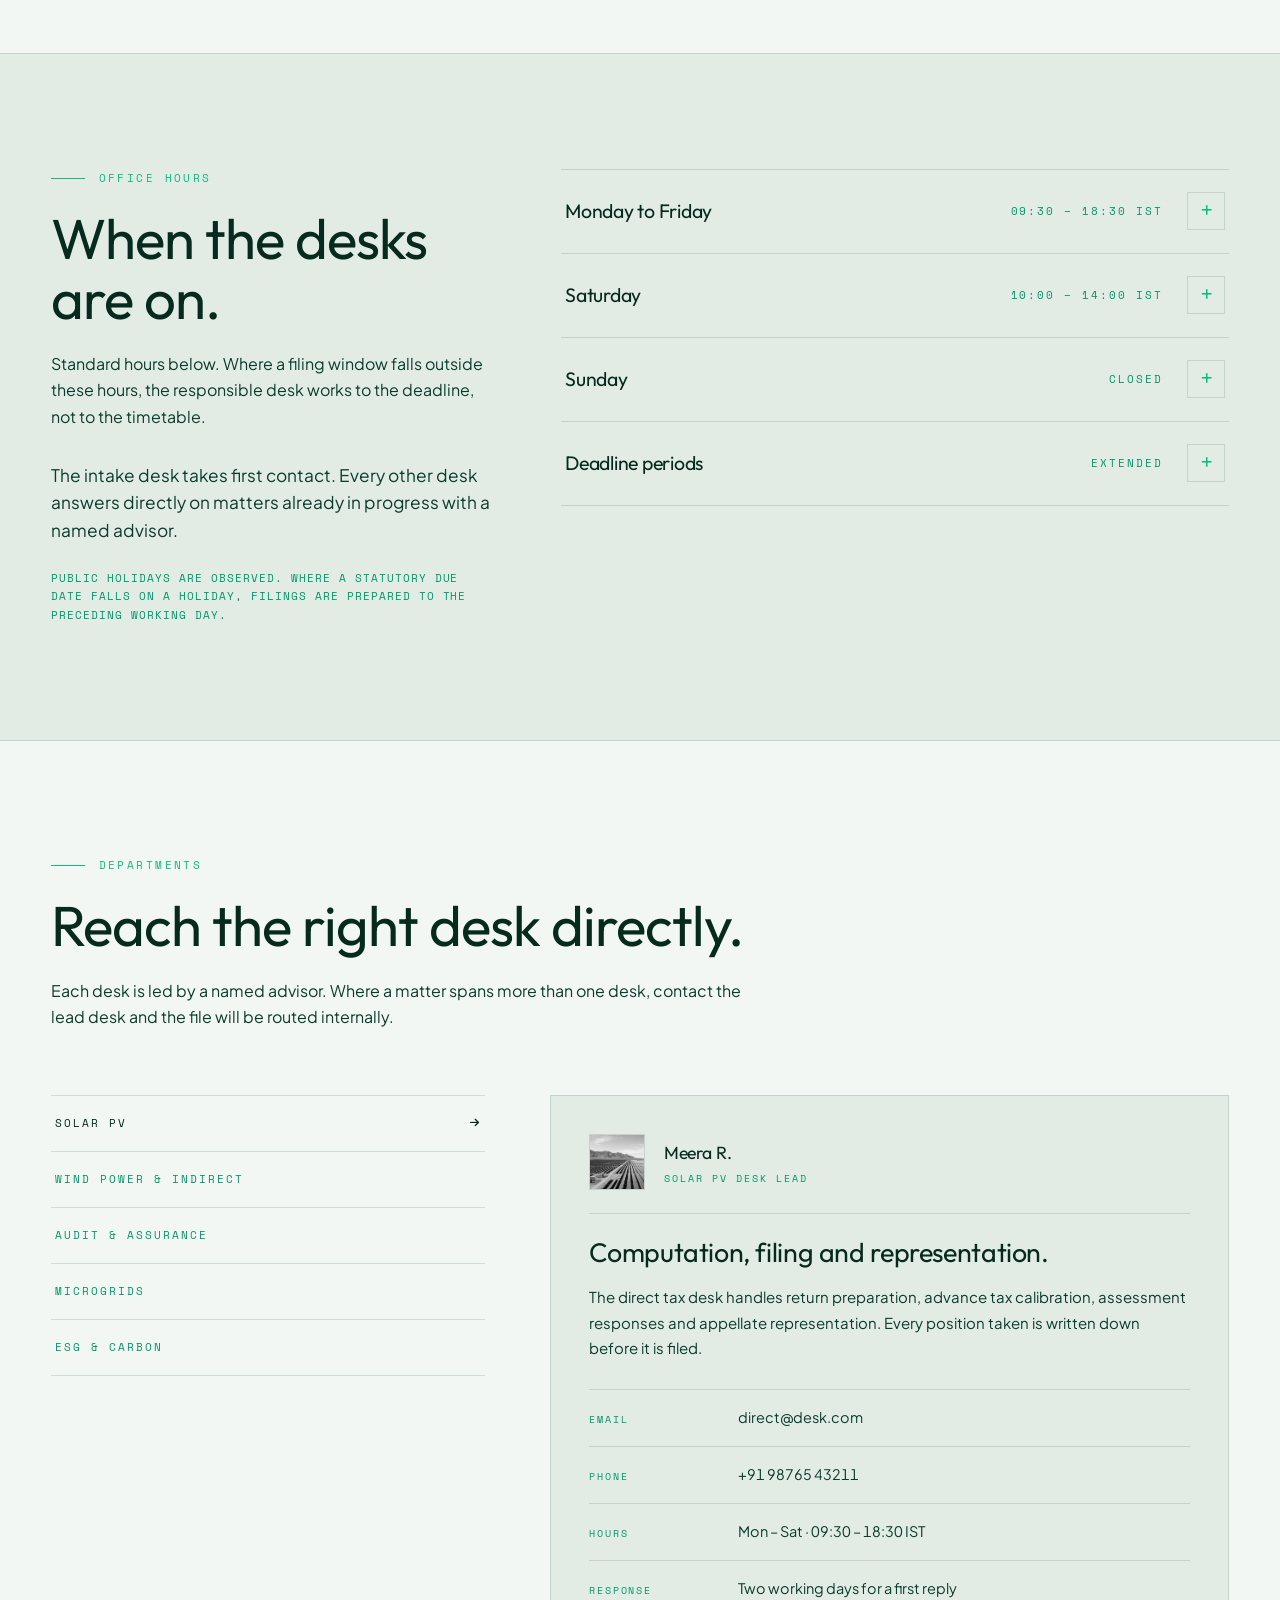
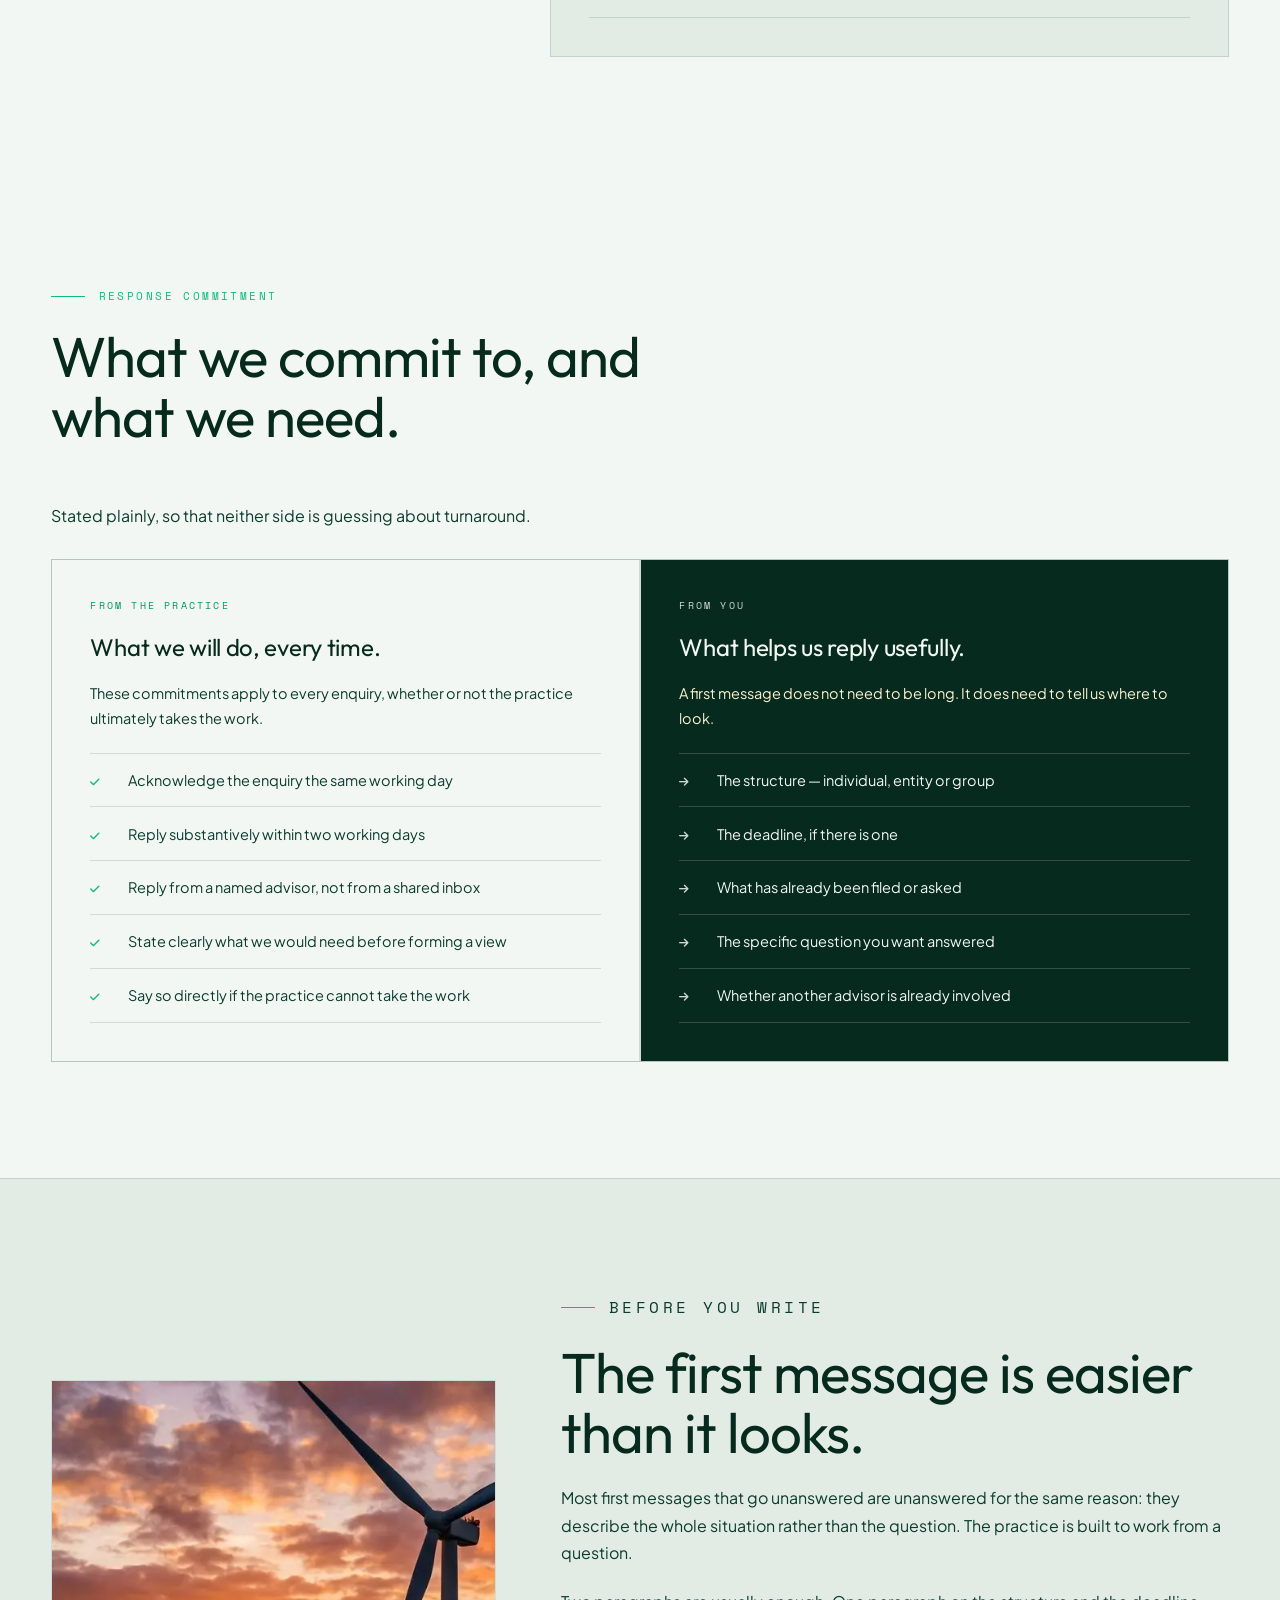
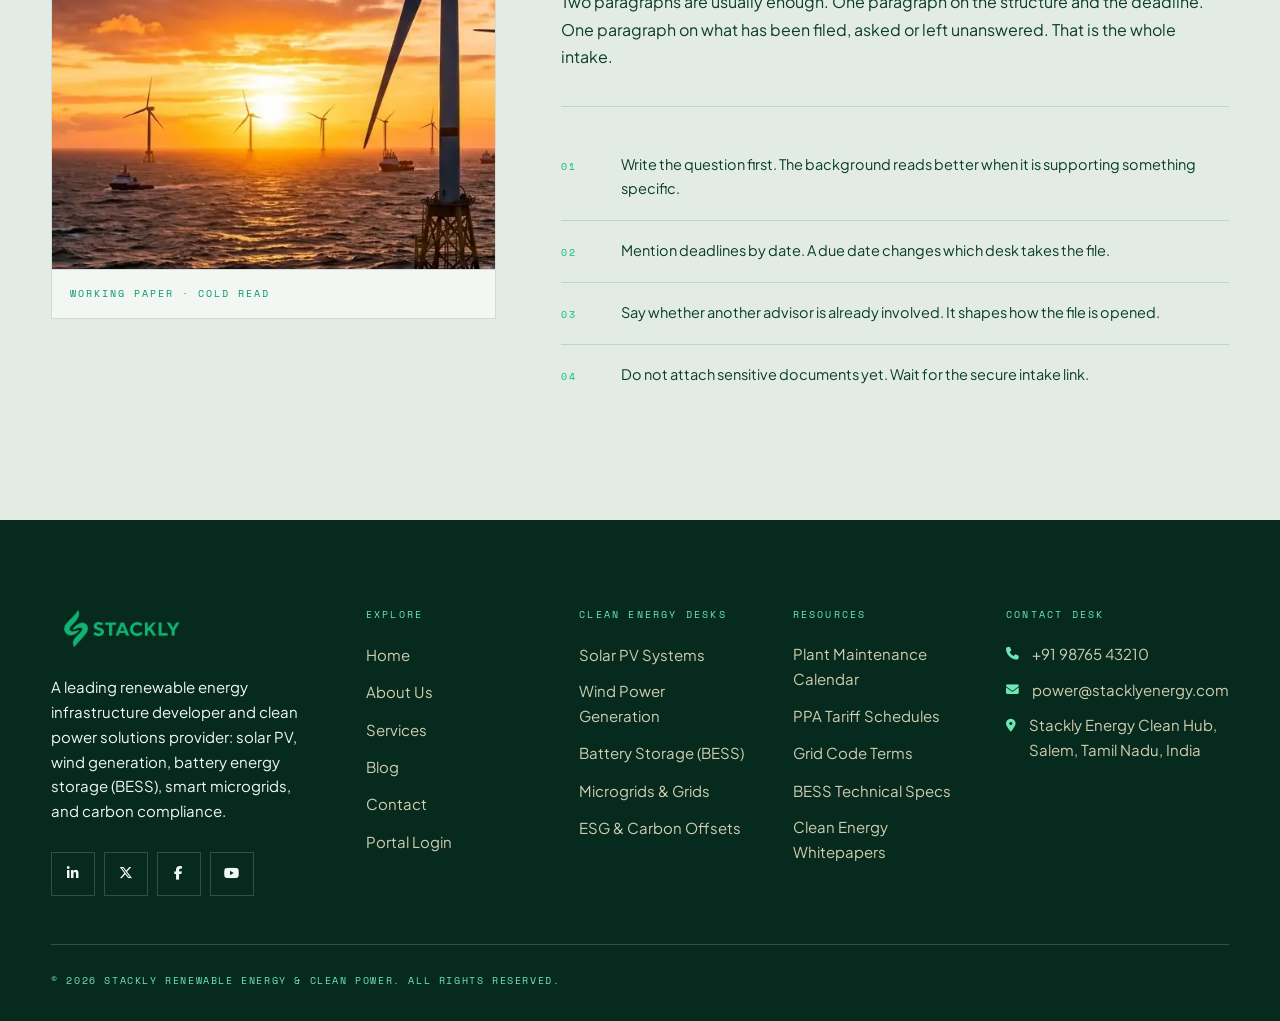
<file: html/contact.html>
<!DOCTYPE html>
<html lang="en">

<head>
    <meta charset="UTF-8">
    <meta name="viewport" content="width=device-width, initial-scale=1">
    <title>Contact — Stackly Renewable Energy</title>
    <meta name="description"
        content="Reach the Stackly desks. Send an enquiry, review office hours, department leads, document checklists and common questions.">

    <link rel="preconnect" href="https://fonts.googleapis.com">
    <link rel="preconnect" href="https://fonts.gstatic.com" crossorigin>
    <link
        href="https://fonts.googleapis.com/css2?family=Outfit:wght@300;400;500;600;700;800&family=Plus+Jakarta+Sans:ital,wght@0,300;0,400;0,500;0,600;0,700;1,400&family=Space+Mono:wght@400;700&display=swap"
        rel="stylesheet">
    <link rel="stylesheet" href="https://cdnjs.cloudflare.com/ajax/libs/font-awesome/6.5.1/css/all.min.css">
    <link rel="stylesheet" href="../global.css">
    <link rel="stylesheet" href="../css/contact.css">
    <script>document.documentElement.classList.add('js-ready');</script>
</head>

<body>
    <div class="site-loader">
        <div class="site-loader__spinner-wrap"><div class="site-loader__spinner"></div></div>
        <span class="site-loader__text">Stackly Energy</span>
    </div>

    <a class="skip-link" href="#main">Skip to content</a>

    <!-- ============================ HEADER ============================ -->
    <header class="site-header">
        <div class="shell header__inner">
            <a class="brand" href="../index.html" aria-label="Stackly Renewable Energy — home">
                <img src="../logo.webp" alt="">
                
            </a>

            <nav class="nav" aria-label="Primary">
                <ul>
                    <li><a href="../index.html">Home</a></li>
                    <li><a href="about.html">About</a></li>
                    <li><a href="services.html">Services</a></li>
                    <li><a href="blog.html">Blog</a></li>
                    <li><a href="contact.html" class="is-active">Contact</a></li>
                </ul>
            </nav>

            <div class="header__actions">
                <a class="btn btn--outline btn--sm header__login" href="login.html">Login</a>
                <button class="menu-btn" id="menuBtn" aria-label="Open menu" aria-expanded="false"
                    aria-controls="menuOverlay">
                    <span></span><span></span><span></span>
                </button>
            </div>
        </div>
    </header>

    <!-- ======================= MOBILE MENU OVERLAY ===================== -->
    <div class="menu-overlay" id="menuOverlay" aria-hidden="true">
        <div class="menu-overlay__top">
            <a class="brand on-dark" href="../index.html" aria-label="Stackly Renewable Energy — home">
                <img src="../logo.webp" alt="">
            </a>
            <button class="menu-close" id="menuClose" aria-label="Close menu">
                <i class="fa-solid fa-xmark"></i>
            </button>
        </div>

        <nav class="menu-overlay__nav" aria-label="Mobile">
            <a href="../index.html" style="--i:0">Home</a>
            <a href="about.html" style="--i:1">About</a>
            <a href="services.html" style="--i:2">Services</a>
            <a href="blog.html" style="--i:3">Blog</a>
            <a href="contact.html" style="--i:4">Contact</a>
            <a href="login.html" class="menu-overlay__login" style="--i:5">
                Login <i class="fa-solid fa-arrow-right"></i>
            </a>
        </nav>

        <p class="menu-overlay__foot">Stackly · Salem, Tamil Nadu, India</p>
    </div>

    <main id="main">

        <!-- ============================== HERO ============================== -->
        <section class="ct-hero">
            <!-- Full-width Background Image -->
            <div class="ct-hero__bg" style="background-image: url('../assets/photo_152179113606_1.webp');" aria-label="Intake desk operations background"></div>
            <div class="ct-hero__overlay"></div>

            <div class="shell ct-hero__container">
                <div class="ct-hero__copy">
                    <p class="eyebrow slide slide-up" style="--i:0">Reach the Desk</p>

                    <h1 class="ct-hero__title">
                        <span class="slide slide-up" style="--i:1">Write to us with a question,</span>
                        <span class="slide slide-up" style="--i:2"><em>not a formality.</em></span>
                    </h1>

                    <p class="ct-hero__lede slide slide-up" style="--i:3">
                        The most useful first message is a short one: what the structure is,
                        what the deadline is, and what has not yet been answered. We will tell
                        you what we would need to see before forming a view.
                    </p>

                    <dl class="ct-hero__rail slide slide-up" style="--i:4">
                        <div>
                            <dt>Response window</dt>
                            <dd>Two working days for a first reply</dd>
                        </div>
                        <div>
                            <dt>Intake desk</dt>
                            <dd>Mon – Sat · 09:30 – 18:30 IST</dd>
                        </div>
                        <div>
                            <dt>Reference</dt>
                            <dd class="mono">STK/CNT/2026</dd>
                        </div>
                    </dl>
                </div>
            </div>
        </section>

        <!-- ======================= CONTACT DETAILS ========================= -->
        <section class="section ct-details">
            <div class="shell">
                <header class="sec-head">
                    <p class="eyebrow slide slide-up">Contact Details</p>
                    <h2 class="h-display slide slide-up" style="--i:1">Four ways in.</h2>
                    <p class="sec-head__note slide slide-up" style="--i:2">
                        Direct numbers and addresses only. Every channel below is monitored by
                        the intake desk during office hours.
                    </p>
                </header>

                <div class="ct-details__cards">

                    <article class="detail-card slide slide-up" style="--i:1">
                        <span class="detail-card__mark"><i class="fa-solid fa-phone"></i></span>
                        <span class="detail-card__label">Telephone</span>
                        <h3>Speak to the intake desk</h3>
                        <p class="detail-card__value">
                            +91 98765 43210
                            <small>Mon – Sat · 09:30 – 18:30 IST</small>
                        </p>
                        <a class="detail-card__link" href="../404.html">
                            Request a call back <i class="fa-solid fa-arrow-right"></i>
                        </a>
                    </article>

                    <article class="detail-card slide slide-up" style="--i:2">
                        <span class="detail-card__mark"><i class="fa-solid fa-envelope"></i></span>
                        <span class="detail-card__label">Email</span>
                        <h3>Write to the practice</h3>
                        <p class="detail-card__value">
                            stackly@desk.com
                            <small>Replies within two working days</small>
                        </p>
                        <a class="detail-card__link" href="../404.html">
                            Open mail draft <i class="fa-solid fa-arrow-right"></i>
                        </a>
                    </article>

                    <article class="detail-card slide slide-up" style="--i:3">
                        <span class="detail-card__mark"><i class="fa-solid fa-location-dot"></i></span>
                        <span class="detail-card__label">Office</span>
                        <h3>Visit in person</h3>
                        <p class="detail-card__value">
                            Stackly, Salem,<br>Tamil Nadu, India
                            <small>By appointment only</small>
                        </p>
                        <a class="detail-card__link" href="../404.html">
                            Book a visit <i class="fa-solid fa-arrow-right"></i>
                        </a>
                    </article>

                    <article class="detail-card slide slide-up" style="--i:4">
                        <span class="detail-card__mark"><i class="fa-solid fa-file-invoice"></i></span>
                        <span class="detail-card__label">Document drop</span>
                        <h3>Send prior filings and notices</h3>
                        <p class="detail-card__value">
                            Secure intake available
                            <small>Reference number issued on receipt</small>
                        </p>
                        <a class="detail-card__link" href="../404.html">
                            Request secure link <i class="fa-solid fa-arrow-right"></i>
                        </a>
                    </article>

                </div>
            </div>
        </section>

        <!-- =========================== ENQUIRY FORM ======================== -->
        <section class="section ct-enquiry">
            <div class="shell ct-enquiry__grid">

                <div class="ct-enquiry__intro">
                    <p class="eyebrow slide slide-up">Enquiry Form</p>
                    <h2 class="h-display slide slide-up" style="--i:1">Two short steps.</h2>
                    <p class="slide slide-up" style="--i:2">
                        The first step identifies who is writing. The second step describes the
                        question. Nothing is stored, and no enquiry is filed with any authority.
                    </p>

                    <ol class="ct-enquiry__steps">
                        <li class="slide slide-up" style="--i:3">
                            <span>Step i</span>
                            <span>Your name, email address and a number we can reach you on.</span>
                        </li>
                        <li class="slide slide-up" style="--i:4">
                            <span>Step ii</span>
                            <span>The desk your question belongs to, and a short description of the matter.</span>
                        </li>
                        <li class="slide slide-up" style="--i:5">
                            <span>Reply</span>
                            <span>Two working days from receipt, from a named advisor on the relevant desk.</span>
                        </li>
                    </ol>
                </div>

                <form class="enq-form slide slide-right" id="enquiryForm" novalidate style="--i:1">

                    <div class="enq-form__head">
                        <h3>Send an enquiry</h3>
                        <span class="enq-form__step" id="enqStepLabel">Step 01 / 02</span>
                    </div>

                    <p class="enq-form__alert" id="enqAlert" role="alert"></p>

                    <!-- STEP 1 -->
                    <div class="enq-step is-active" id="enqStep1">

                        <div class="enq-field" data-field="name">
                            <label for="enqName">
                                Full name
                                <em>Required</em>
                            </label>
                            <input type="text" id="enqName" name="name" autocomplete="name" placeholder="Meera Raman">
                            <span class="enq-field__err" id="enqNameErr"></span>
                        </div>

                        <div class="enq-field" data-field="email">
                            <label for="enqEmail">
                                Email address
                                <em>Required</em>
                            </label>
                            <input type="email" id="enqEmail" name="email" autocomplete="email"
                                placeholder="you@firm.example">
                            <span class="enq-field__err" id="enqEmailErr"></span>
                        </div>

                        <div class="enq-field" data-field="phone">
                            <label for="enqPhone">
                                Phone
                                <em>Required</em>
                            </label>
                            <input type="tel" id="enqPhone" name="phone" autocomplete="tel"
                                placeholder="9876543210" pattern="[0-9]{10}" minlength="10" maxlength="10" title="Mobile number must be exactly 10 digits" required>
                            <span class="enq-field__err" id="enqPhoneErr"></span>
                        </div>

                        <div class="enq-form__actions">
                            <p class="enq-form__note">Step 01 of 02 · Contact details only.</p>
                            <div class="enq-form__actions-right">
                                <button type="button" class="btn btn--solid" id="enqNext">
                                    Continue <i class="fa-solid fa-arrow-right"></i>
                                </button>
                            </div>
                        </div>

                    </div>

                    <!-- STEP 2 -->
                    <div class="enq-step" id="enqStep2">

                        <div class="enq-field" data-field="desk">
                            <label for="enqDesk">
                                Relevant desk
                                <em>Required</em>
                            </label>
                            <select id="enqDesk" name="desk">
                                <option value="">Select a desk</option>
                                <option value="direct">Solar PV</option>
                                <option value="gst">Wind Power &amp; Indirect Tax</option>
                                <option value="audit">Audit &amp; Assurance</option>
                                <option value="struct">Planning &amp; Microgrids</option>
                                <option value="reg">ESG & Carbon &amp; Compliance</option>
                                <option value="unsure">Not sure yet</option>
                            </select>
                            <span class="enq-field__err" id="enqDeskErr"></span>
                        </div>

                        <div class="enq-field" data-field="subject">
                            <label for="enqSubject">
                                Subject
                                <em>Required</em>
                            </label>
                            <input type="text" id="enqSubject" name="subject"
                                placeholder="Restated computation for FY prior year">
                            <span class="enq-field__err" id="enqSubjectErr"></span>
                        </div>

                        <div class="enq-field" data-field="message">
                            <label for="enqMessage">
                                Short description
                                <em>Required</em>
                            </label>
                            <textarea id="enqMessage" name="message"
                                placeholder="Structure, deadline, and what has not yet been answered."></textarea>
                            <span class="enq-field__err" id="enqMessageErr"></span>
                        </div>

                        <div class="enq-form__actions">
                            <p class="enq-form__note">Step 02 of 02 · Nothing is stored on submit.</p>
                            <div class="enq-form__actions-right">
                                <button type="button" class="btn btn--outline" id="enqBack">
                                    <i class="fa-solid fa-arrow-left"></i> Back
                                </button>
                                <button type="submit" class="btn btn--solid">
                                    Send enquiry <i class="fa-solid fa-arrow-right"></i>
                                </button>
                            </div>
                        </div>

                    </div>

                </form>

            </div>
        </section>

        <!-- ========================= OFFICE LOCATION ======================= -->
        <section class="section ct-location">
            <div class="shell ct-location__grid">

                <div class="ct-location__info">
                    <p class="eyebrow slide slide-up">Office Location</p>
                    <h2 class="h-display slide slide-up" style="--i:1">Where the files live.</h2>
                    <p class="slide slide-up" style="--i:2">
                        The practice is headquartered in Salem, Tamil Nadu. The office houses
                        the five advisory desks, the archive shelving and the review rooms
                        used for second reads.
                    </p>

                    <dl class="ct-location__address slide slide-up" style="--i:3">
                        <dt>Address</dt>
                        <dd>Stackly Renewable Energy<br>Salem, Tamil Nadu, India</dd>

                        <dt>Visits</dt>
                        <dd>By appointment · Mon – Sat</dd>

                        <dt>Reference</dt>
                        <dd class="mono" style="font-family:var(--font-mono);font-size:.875rem;letter-spacing:.16em">
                            STK/ADDR/2026</dd>
                    </dl>

                    <div class="ct-location__actions slide slide-up" style="--i:4">
                        <a class="btn btn--solid" href="../404.html">
                            Open in Maps <i class="fa-solid fa-arrow-right"></i>
                        </a>
                        <a class="btn btn--outline" href="../404.html">
                            Request directions <i class="fa-solid fa-arrow-right"></i>
                        </a>
                    </div>
                </div>

                <div class="ct-map slide slide-right" style="--i:1"
                    aria-label="Google Map showing the practice location in Salem, Tamil Nadu">
                    <iframe 
                        title="Google Map location of Stackly, Salem, Tamil Nadu"
                        src="https://www.google.com/maps/embed?pb=!1m18!1m12!1m3!1d125036.03504374343!2d78.07722744883446!3d11.659359218080922!2m3!1f0!2f0!3f0!3m2!1i1024!2i768!4f13.1!3m3!1m2!1s0x3babf1ccf52cba0b%3A0xee9989007068ca47!2sSalem%2C%20Tamil%20Nadu!5e0!3m2!1sen!2sin!4v1711180000000!5m2!1sen!2sin" 
                        width="100%" 
                        height="100%" 
                        style="border:0; width: 100%; height: 100%; min-height: 460px; display: block;" 
                        allowfullscreen="" 
                        loading="lazy" 
                        referrerpolicy="no-referrer-when-downgrade">
                    </iframe>
                </div>

            </div>
        </section>

        <!-- ========================== OFFICE HOURS ========================= -->
        <section class="section ct-hours">
            <div class="shell">

                <div class="ct-hours__grid">

                    <div class="slide slide-left">
                        <header class="sec-head" style="margin-bottom:2rem">
                            <p class="eyebrow slide slide-up">Office Hours</p>
                            <h2 class="h-display slide slide-up" style="--i:1">When the desks are on.</h2>
                            <p class="sec-head__note slide slide-up" style="--i:2">
                                Standard hours below. Where a filing window falls outside these hours,
                                the responsible desk works to the deadline, not to the timetable.
                            </p>
                        </header>
                        <p class="lede" style="margin-bottom:1.5rem">
                            The intake desk takes first contact. Every other desk answers directly
                            on matters already in progress with a named advisor.
                        </p>
                        <p class="note">
                            Public holidays are observed. Where a statutory due date falls on a
                            holiday, filings are prepared to the preceding working day.
                        </p>
                    </div>

                    <div class="hours-list">

                        <article class="hours-item slide slide-up" style="--i:1">
                            <button class="hours-item__head" aria-expanded="false" aria-controls="hours-weekday">
                                <span class="hours-item__day">Monday to Friday</span>
                                <span class="hours-item__time">09:30 – 18:30 IST</span>
                                <span class="hours-item__toggle" aria-hidden="true"><i
                                        class="fa-solid fa-plus"></i></span>
                            </button>
                            <div class="hours-item__body" id="hours-weekday" role="region">
                                <div class="hours-item__inner">
                                    <div>
                                        <dt>Intake desk</dt>
                                        <dd>09:30 – 18:30 · direct line and email monitored</dd>
                                    </div>
                                    <div>
                                        <dt>Advisory desks</dt>
                                        <dd>10:00 – 18:00 · appointments preferred</dd>
                                    </div>
                                    <div>
                                        <dt>File review rooms</dt>
                                        <dd>11:00 – 17:00 · by arrangement</dd>
                                    </div>
                                    <div>
                                        <dt>Filing window</dt>
                                        <dd>Statutory work continues beyond standard hours where required</dd>
                                    </div>
                                </div>
                            </div>
                        </article>

                        <article class="hours-item slide slide-up" style="--i:2">
                            <button class="hours-item__head" aria-expanded="false" aria-controls="hours-sat">
                                <span class="hours-item__day">Saturday</span>
                                <span class="hours-item__time">10:00 – 14:00 IST</span>
                                <span class="hours-item__toggle" aria-hidden="true"><i
                                        class="fa-solid fa-plus"></i></span>
                            </button>
                            <div class="hours-item__body" id="hours-sat" role="region">
                                <div class="hours-item__inner">
                                    <div>
                                        <dt>Intake desk</dt>
                                        <dd>10:00 – 14:00 · enquiries received by appointment</dd>
                                    </div>
                                    <div>
                                        <dt>Advisory desks</dt>
                                        <dd>Appointments only</dd>
                                    </div>
                                    <div>
                                        <dt>Filing window</dt>
                                        <dd>Where a due date falls on Saturday, filings are prepared for the deadline
                                        </dd>
                                    </div>
                                    <div>
                                        <dt>Response window</dt>
                                        <dd>Enquiries received Saturday are actioned Monday</dd>
                                    </div>
                                </div>
                            </div>
                        </article>

                        <article class="hours-item slide slide-up" style="--i:3">
                            <button class="hours-item__head" aria-expanded="false" aria-controls="hours-sun">
                                <span class="hours-item__day">Sunday</span>
                                <span class="hours-item__time">Closed</span>
                                <span class="hours-item__toggle" aria-hidden="true"><i
                                        class="fa-solid fa-plus"></i></span>
                            </button>
                            <div class="hours-item__body" id="hours-sun" role="region">
                                <div class="hours-item__inner">
                                    <div>
                                        <dt>Intake desk</dt>
                                        <dd>Closed · messages answered on the next working day</dd>
                                    </div>
                                    <div>
                                        <dt>Advisory desks</dt>
                                        <dd>Closed</dd>
                                    </div>
                                </div>
                            </div>
                        </article>

                        <article class="hours-item slide slide-up" style="--i:4">
                            <button class="hours-item__head" aria-expanded="false" aria-controls="hours-deadline">
                                <span class="hours-item__day">Deadline periods</span>
                                <span class="hours-item__time">Extended</span>
                                <span class="hours-item__toggle" aria-hidden="true"><i
                                        class="fa-solid fa-plus"></i></span>
                            </button>
                            <div class="hours-item__body" id="hours-deadline" role="region">
                                <div class="hours-item__inner">
                                    <div>
                                        <dt>Advance tax windows</dt>
                                        <dd>The direct tax desk extends hours in the week preceding each instalment</dd>
                                    </div>
                                    <div>
                                        <dt>Return filing cycle</dt>
                                        <dd>Extended hours from the first of the month through the due date</dd>
                                    </div>
                                    <div>
                                        <dt>Assessment replies</dt>
                                        <dd>Worked to the response deadline, not to standard hours</dd>
                                    </div>
                                    <div>
                                        <dt>Communication</dt>
                                        <dd>Any extension of hours is confirmed to active clients in writing</dd>
                                    </div>
                                </div>
                            </div>
                        </article>

                    </div>

                </div>
            </div>
        </section>

        <!-- ========================== DEPARTMENTS ========================== -->
        <section class="section ct-depts">
            <div class="shell">
                <header class="sec-head">
                    <p class="eyebrow slide slide-up">Departments</p>
                    <h2 class="h-display slide slide-up" style="--i:1">Reach the right desk directly.</h2>
                    <p class="sec-head__note slide slide-up" style="--i:2">
                        Each desk is led by a named advisor. Where a matter spans more than one
                        desk, contact the lead desk and the file will be routed internally.
                    </p>
                </header>

                <div class="ct-depts__grid">

                    <div class="ct-depts__tabs slide slide-left" role="tablist" aria-label="Departments">
                        <button class="dept-tab is-active" role="tab" aria-selected="true" data-tab="dept-direct">
                            Solar PV <i class="fa-solid fa-arrow-right"></i>
                        </button>
                        <button class="dept-tab" role="tab" aria-selected="false" data-tab="dept-gst">
                            Wind Power &amp; Indirect <i class="fa-solid fa-arrow-right"></i>
                        </button>
                        <button class="dept-tab" role="tab" aria-selected="false" data-tab="dept-audit">
                            Audit &amp; Assurance <i class="fa-solid fa-arrow-right"></i>
                        </button>
                        <button class="dept-tab" role="tab" aria-selected="false" data-tab="dept-struct">
                            Microgrids <i class="fa-solid fa-arrow-right"></i>
                        </button>
                        <button class="dept-tab" role="tab" aria-selected="false" data-tab="dept-reg">
                            ESG & Carbon <i class="fa-solid fa-arrow-right"></i>
                        </button>
                    </div>

                    <div class="slide slide-right" style="--i:1">

                        <div class="dept-panel is-active" id="dept-direct" role="tabpanel">
                            <div class="dept-panel__lead">
                                <img src="../assets/photo_157349635914_2.webp"
                                    alt="Portrait of the Solar PV desk lead">
                                <div>
                                    <strong>Meera R.</strong>
                                    <span>Solar PV Desk Lead</span>
                                </div>
                            </div>
                            <h3>Computation, filing and representation.</h3>
                            <p>
                                The direct tax desk handles return preparation, advance tax
                                calibration, assessment responses and appellate representation.
                                Every position taken is written down before it is filed.
                            </p>
                            <ul class="dept-panel__list">
                                <li><span>Email</span><span>direct@desk.com</span></li>
                                <li><span>Phone</span><span>+91 98765 43211</span></li>
                                <li><span>Hours</span><span>Mon – Sat · 09:30 – 18:30 IST</span></li>
                                <li><span>Response</span><span>Two working days for a first reply</span></li>
                            </ul>
                        </div>

                        <div class="dept-panel" id="dept-gst" role="tabpanel">
                            <div class="dept-panel__lead">
                                <img src="../assets/photo_1560250097-0_1.webp"
                                    alt="Portrait of the Wind Power desk advisor">
                                <div>
                                    <strong>Arjun K.</strong>
                                    <span>Wind Power &amp; Indirect Tax</span>
                                </div>
                            </div>
                            <h3>Reconciliation, refunds and replies.</h3>
                            <p>
                                The indirect tax desk runs the monthly ledger-to-return cycle,
                                prepares refund claims with a complete evidence trail, and drafts
                                departmental replies from the original register.
                            </p>
                            <ul class="dept-panel__list">
                                <li><span>Email</span><span>gst@desk.com</span></li>
                                <li><span>Phone</span><span>+91 98765 43212</span></li>
                                <li><span>Hours</span><span>Mon – Sat · 09:30 – 18:30 IST</span></li>
                                <li><span>Response</span><span>Two working days for a first reply</span></li>
                            </ul>
                        </div>

                        <div class="dept-panel" id="dept-audit" role="tabpanel">
                            <div class="dept-panel__lead">
                                <img src="../assets/photo_1560250097-0_1.webp"
                                    alt="Portrait of the Audit desk lead">
                                <div>
                                    <strong>Arjun K.</strong>
                                    <span>Audit &amp; Assurance Lead</span>
                                </div>
                            </div>
                            <h3>Statutory, internal and tax audit engagement.</h3>
                            <p>
                                The audit desk works to a single working-paper standard across
                                every engagement. Papers are assembled as the work happens, and
                                each file is read cold by an advisor from another desk.
                            </p>
                            <ul class="dept-panel__list">
                                <li><span>Email</span><span>audit@desk.com</span></li>
                                <li><span>Phone</span><span>+91 98765 43213</span></li>
                                <li><span>Hours</span><span>Mon – Fri · 10:00 – 18:00 IST</span></li>
                                <li><span>Response</span><span>Two working days for a first reply</span></li>
                            </ul>
                        </div>

                        <div class="dept-panel" id="dept-struct" role="tabpanel">
                            <div class="dept-panel__lead">
                                <img src="../assets/photo_151908536075_1.webp"
                                    alt="Portrait of the Microgrids desk lead">
                                <div>
                                    <strong>Lena M.</strong>
                                    <span>Microgrids &amp; ESG & Carbon Lead</span>
                                </div>
                            </div>
                            <h3>Entity, transaction and succession planning.</h3>
                            <p>
                                The structuring desk works on entity choice, holding structures,
                                succession arrangements and the tax consequences of each step,
                                documented before any transaction is executed.
                            </p>
                            <ul class="dept-panel__list">
                                <li><span>Email</span><span>structuring@desk.com</span></li>
                                <li><span>Phone</span><span>+91 98765 43214</span></li>
                                <li><span>Hours</span><span>Mon – Fri · 10:00 – 18:00 IST</span></li>
                                <li><span>Response</span><span>Two working days for a first reply</span></li>
                            </ul>
                        </div>

                        <div class="dept-panel" id="dept-reg" role="tabpanel">
                            <div class="dept-panel__lead">
                                <img src="../assets/photo_151908536075_1.webp"
                                    alt="Portrait of the ESG & Carbon desk lead">
                                <div>
                                    <strong>Lena M.</strong>
                                    <span>ESG & Carbon &amp; Compliance Lead</span>
                                </div>
                            </div>
                            <h3>Filing calendar, ROC, TDS and cross-border reporting.</h3>
                            <p>
                                The regulatory desk runs the practice's filing control register,
                                tracks every dated obligation with a named owner, and escalates
                                items moving out of tolerance before the deadline is at risk.
                            </p>
                            <ul class="dept-panel__list">
                                <li><span>Email</span><span>regulatory@desk.com</span></li>
                                <li><span>Phone</span><span>+91 98765 43215</span></li>
                                <li><span>Hours</span><span>Mon – Sat · 09:30 – 18:30 IST</span></li>
                                <li><span>Response</span><span>Two working days for a first reply</span></li>
                            </ul>
                        </div>

                    </div>
                </div>
            </div>
        </section>



        <!-- ====================== RESPONSE COMMITMENT ====================== -->
        <section class="section ct-commit">
            <div class="shell">
                <header class="sec-head">
                    <p class="eyebrow slide slide-up">Response Commitment</p>
                    <h2 class="h-display slide slide-up" style="--i:1">What we commit to, and what we need.</h2>
                    <p class="sec-head__note slide slide-up" style="--i:2">
                        Stated plainly, so that neither side is guessing about turnaround.
                    </p>
                </header>

                <div class="ct-commit__panels">

                    <div class="commit-panel slide slide-left">
                        <span class="commit-panel__label">From the practice</span>
                        <h3>What we will do, every time.</h3>
                        <p>
                            These commitments apply to every enquiry, whether or not the practice
                            ultimately takes the work.
                        </p>
                        <ul class="commit-list">
                            <li><i class="fa-solid fa-check"></i><span>Acknowledge the enquiry the same working
                                    day</span></li>
                            <li><i class="fa-solid fa-check"></i><span>Reply substantively within two working
                                    days</span></li>
                            <li><i class="fa-solid fa-check"></i><span>Reply from a named advisor, not from a shared
                                    inbox</span></li>
                            <li><i class="fa-solid fa-check"></i><span>State clearly what we would need before forming a
                                    view</span></li>
                            <li><i class="fa-solid fa-check"></i><span>Say so directly if the practice cannot take the
                                    work</span></li>
                        </ul>
                    </div>

                    <div class="commit-panel commit-panel--dark slide slide-right" style="--i:1">
                        <span class="commit-panel__label">From you</span>
                        <h3>What helps us reply usefully.</h3>
                        <p style="color:#FCF1D0 !important; opacity:1 !important;">
                            A first message does not need to be long. It does need to tell us
                            where to look.
                        </p>
                        <ul class="commit-list">
                            <li><i class="fa-solid fa-arrow-right"></i><span>The structure — individual, entity or
                                    group</span></li>
                            <li><i class="fa-solid fa-arrow-right"></i><span>The deadline, if there is one</span></li>
                            <li><i class="fa-solid fa-arrow-right"></i><span>What has already been filed or asked</span>
                            </li>
                            <li><i class="fa-solid fa-arrow-right"></i><span>The specific question you want
                                    answered</span></li>
                            <li><i class="fa-solid fa-arrow-right"></i><span>Whether another advisor is already
                                    involved</span></li>
                        </ul>
                    </div>

                </div>
            </div>
        </section>

        <!-- ======================== BEFORE YOU WRITE ======================= -->
        <section class="section ct-before">
            <div class="shell ct-before__grid">

                <figure class="ct-before__figure slide slide-left">
                    <img src="../assets/photo_145010149916_2.webp"
                        alt="Hand annotating a printed statement with a pen on a desk">
                    <figcaption>Working paper · cold read</figcaption>
                </figure>

                <div class="ct-before__body">
                    <p class="eyebrow slide slide-up">Before You Write</p>

                    <h2 class="h-display slide slide-up" style="--i:1">
                        The first message is easier than it looks.
                    </h2>

                    <p class="slide slide-up" style="--i:2">
                        Most first messages that go unanswered are unanswered for the same
                        reason: they describe the whole situation rather than the question.
                        The practice is built to work from a question.
                    </p>

                    <p class="slide slide-up" style="--i:3">
                        Two paragraphs are usually enough. One paragraph on the structure and
                        the deadline. One paragraph on what has been filed, asked or left
                        unanswered. That is the whole intake.
                    </p>

                    <ul class="ct-before__notes">
                        <li class="slide slide-up" style="--i:4">
                            <span>01</span>
                            <span>Write the question first. The background reads better when it is supporting something
                                specific.</span>
                        </li>
                        <li class="slide slide-up" style="--i:5">
                            <span>02</span>
                            <span>Mention deadlines by date. A due date changes which desk takes the file.</span>
                        </li>
                        <li class="slide slide-up" style="--i:6">
                            <span>03</span>
                            <span>Say whether another advisor is already involved. It shapes how the file is
                                opened.</span>
                        </li>
                        <li class="slide slide-up" style="--i:7">
                            <span>04</span>
                            <span>Do not attach sensitive documents yet. Wait for the secure intake link.</span>
                        </li>
                    </ul>
                </div>

            </div>
        </section>

        

    </main>

    <!-- ============================ FOOTER ============================ -->
    <footer class="site-footer">
        <div class="shell">

            <div class="footer__grid">

                <div class="footer__brand">
                    <a class="brand on-dark" href="../index.html" aria-label="Stackly Renewable Energy — home">
                        <img src="../logo.webp" alt="Stackly Energy logo">
                    </a>
                    <p>
                        A leading renewable energy infrastructure developer and clean power solutions provider: solar PV, wind generation, battery energy storage (BESS), smart microgrids, and carbon compliance.
                    </p>
                    <div class="footer__social">
                        <a href="../404.html" aria-label="Stackly on LinkedIn"><i class="fa-brands fa-linkedin-in"></i></a>
                        <a href="../404.html" aria-label="Stackly on X"><i class="fa-brands fa-x-twitter"></i></a>
                        <a href="../404.html" aria-label="Stackly on Facebook"><i class="fa-brands fa-facebook-f"></i></a>
                        <a href="../404.html" aria-label="Stackly on YouTube"><i class="fa-brands fa-youtube"></i></a>
                    </div>
                </div>

                <div class="footer__col">
                    <h4>Explore</h4>
                    <ul>
                        <li><a href="../index.html">Home</a></li>
                        <li><a href="about.html">About Us</a></li>
                        <li><a href="services.html">Services</a></li>
                        <li><a href="blog.html">Blog</a></li>
                        <li><a href="contact.html">Contact</a></li>
                        <li><a href="login.html">Portal Login</a></li>
                    </ul>
                </div>

                <div class="footer__col">
                    <h4>Clean Energy Desks</h4>
                    <ul>
                        <li><a href="../404.html">Solar PV Systems</a></li>
                        <li><a href="../404.html">Wind Power Generation</a></li>
                        <li><a href="../404.html">Battery Storage (BESS)</a></li>
                        <li><a href="../404.html">Microgrids &amp; Grids</a></li>
                        <li><a href="../404.html">ESG &amp; Carbon Offsets</a></li>
                    </ul>
                </div>

                <div class="footer__col">
                    <h4>Resources</h4>
                    <ul>
                        <li><a href="../404.html">Plant Maintenance Calendar</a></li>
                        <li><a href="../404.html">PPA Tariff Schedules</a></li>
                        <li><a href="../404.html">Grid Code Terms</a></li>
                        <li><a href="../404.html">BESS Technical Specs</a></li>
                        <li><a href="../404.html">Clean Energy Whitepapers</a></li>
                    </ul>
                </div>

                <div class="footer__col">
                    <h4>Contact Desk</h4>
                    <ul class="footer__contact">
                        <li><i class="fa-solid fa-phone"></i><span>+91 98765 43210</span></li>
                        <li><i class="fa-solid fa-envelope"></i><span>power@stacklyenergy.com</span></li>
                        <li><i class="fa-solid fa-location-dot"></i><span>Stackly Energy Clean Hub,<br>Salem, Tamil Nadu, India</span>
                        </li>
                    </ul>
                </div>

            </div>

            <div class="footer__base">
                <span>© <span id="year">2026</span> Stackly Renewable Energy &amp; Clean Power. All rights reserved.</span>
            </div>

        </div>
    </footer>

    <script>
        (function () {
            "use strict";

            var reduceMotion = window.matchMedia("(prefers-reduced-motion: reduce)").matches;

            /* ---- 1. Slide motion ---- */
            var slides = document.querySelectorAll(".slide");

            if (reduceMotion || !("IntersectionObserver" in window)) {
                slides.forEach(function (el) { el.classList.add("is-in"); });
            } else {
                var isMobile = window.matchMedia("(max-width: 900px)").matches;
                var slideIO = new IntersectionObserver(function (entries) {
                    entries.forEach(function (entry) {
                        if (entry.isIntersecting) {
                            entry.target.classList.add("is-in");
                            slideIO.unobserve(entry.target);
                        }
                    });
                }, isMobile
                    ? { rootMargin: "0px 0px -8% 0px", threshold: 0.08 }
                    : { rootMargin: "0px 0px -12% 0px", threshold: 0.12 });

                slides.forEach(function (el) { slideIO.observe(el); });

                window.setTimeout(function () {
                    slides.forEach(function (el) {
                        var box = el.getBoundingClientRect();
                        if (box.top < window.innerHeight && box.bottom > 0) {
                            el.classList.add("is-in");
                        }
                    });
                }, 1400);
            }

            /* ---- 2. Mobile menu ---- */
            var menuBtn = document.getElementById("menuBtn");
            var menuClose = document.getElementById("menuClose");
            var overlay = document.getElementById("menuOverlay");

            function openMenu() {
                overlay.classList.add("is-open");
                overlay.setAttribute("aria-hidden", "false");
                menuBtn.classList.add("is-open");
                menuBtn.setAttribute("aria-expanded", "true");
                menuBtn.setAttribute("aria-label", "Close menu");
                document.body.classList.add("is-locked");
                menuClose.focus();
            }

            function closeMenu() {
                overlay.classList.remove("is-open");
                overlay.setAttribute("aria-hidden", "true");
                menuBtn.classList.remove("is-open");
                menuBtn.setAttribute("aria-expanded", "false");
                menuBtn.setAttribute("aria-label", "Open menu");
                document.body.classList.remove("is-locked");
            }

            if (menuBtn && overlay && menuClose) {
                menuBtn.addEventListener("click", function () {
                    if (overlay.classList.contains("is-open")) closeMenu();
                    else openMenu();
                });
                menuClose.addEventListener("click", closeMenu);
                overlay.querySelectorAll("a").forEach(function (link) {
                    link.addEventListener("click", closeMenu);
                });
                document.addEventListener("keydown", function (e) {
                    if (e.key === "Escape" && overlay.classList.contains("is-open")) {
                        closeMenu();
                        menuBtn.focus();
                    }
                });
            }

            /* ---- 3. Office hours accordion ---- */
            var hoursItems = document.querySelectorAll(".hours-item");
            hoursItems.forEach(function (item) {
                var head = item.querySelector(".hours-item__head");
                var body = item.querySelector(".hours-item__body");
                if (!head || !body) return;
                head.addEventListener("click", function () {
                    var isOpen = item.classList.contains("is-open");
                    if (!isOpen) {
                        var siblings = item.parentElement.children;
                        for (var i = 0; i < siblings.length; i++) {
                            var sibling = siblings[i];
                            if (sibling !== item && sibling.classList.contains("is-open")) {
                                sibling.classList.remove("is-open");
                                var sBody = sibling.querySelector(".hours-item__body");
                                var sHead = sibling.querySelector(".hours-item__head");
                                if (sBody) sBody.style.maxHeight = null;
                                if (sHead) sHead.setAttribute("aria-expanded", "false");
                            }
                        }
                    }
                    if (isOpen) {
                        item.classList.remove("is-open");
                        body.style.maxHeight = null;
                        head.setAttribute("aria-expanded", "false");
                    } else {
                        item.classList.add("is-open");
                        body.style.maxHeight = body.scrollHeight + "px";
                        head.setAttribute("aria-expanded", "true");
                    }
                });
            });

            /* ---- 4. Department tabs ---- */
            var deptTabs = document.querySelectorAll(".dept-tab");
            deptTabs.forEach(function (tab) {
                tab.addEventListener("click", function () {
                    deptTabs.forEach(function (t) {
                        t.classList.remove("is-active");
                        t.setAttribute("aria-selected", "false");
                    });
                    tab.classList.add("is-active");
                    tab.setAttribute("aria-selected", "true");
                    document.querySelectorAll(".dept-panel").forEach(function (p) {
                        p.classList.remove("is-active");
                    });
                    var target = document.getElementById(tab.dataset.tab);
                    if (target) target.classList.add("is-active");
                });
            });

            /* ---- 5. Document checklist accordion ---- */
            var checkItems = document.querySelectorAll(".check-item");
            checkItems.forEach(function (item) {
                var head = item.querySelector(".check-item__head");
                var body = item.querySelector(".check-item__body");
                if (!head || !body) return;
                head.addEventListener("click", function () {
                    var isOpen = item.classList.contains("is-open");
                    if (!isOpen) {
                        var siblings = item.parentElement.children;
                        for (var i = 0; i < siblings.length; i++) {
                            var sibling = siblings[i];
                            if (sibling !== item && sibling.classList.contains("is-open")) {
                                sibling.classList.remove("is-open");
                                var sBody = sibling.querySelector(".check-item__body");
                                var sHead = sibling.querySelector(".check-item__head");
                                if (sBody) sBody.style.maxHeight = null;
                                if (sHead) sHead.setAttribute("aria-expanded", "false");
                            }
                        }
                    }
                    if (isOpen) {
                        item.classList.remove("is-open");
                        body.style.maxHeight = null;
                        head.setAttribute("aria-expanded", "false");
                    } else {
                        item.classList.add("is-open");
                        body.style.maxHeight = body.scrollHeight + "px";
                        head.setAttribute("aria-expanded", "true");
                    }
                });
            });

            /* ---- 6. Common questions accordion ---- */
            var faqItems = document.querySelectorAll(".faq-item");
            faqItems.forEach(function (item) {
                var head = item.querySelector(".faq-item__head");
                var body = item.querySelector(".faq-item__body");
                if (!head || !body) return;
                head.addEventListener("click", function () {
                    var isOpen = item.classList.contains("is-open");
                    if (!isOpen) {
                        var siblings = item.parentElement.children;
                        for (var i = 0; i < siblings.length; i++) {
                            var sibling = siblings[i];
                            if (sibling !== item && sibling.classList.contains("is-open")) {
                                sibling.classList.remove("is-open");
                                var sBody = sibling.querySelector(".faq-item__body");
                                var sHead = sibling.querySelector(".faq-item__head");
                                if (sBody) sBody.style.maxHeight = null;
                                if (sHead) sHead.setAttribute("aria-expanded", "false");
                            }
                        }
                    }
                    if (isOpen) {
                        item.classList.remove("is-open");
                        body.style.maxHeight = null;
                        head.setAttribute("aria-expanded", "false");
                    } else {
                        item.classList.add("is-open");
                        body.style.maxHeight = body.scrollHeight + "px";
                        head.setAttribute("aria-expanded", "true");
                    }
                });
            });

            /* ---- 7. Two-step enquiry form with progressive disclosure ---- */
            var form = document.getElementById("enquiryForm");
            var step1 = document.getElementById("enqStep1");
            var step2 = document.getElementById("enqStep2");
            var stepLabel = document.getElementById("enqStepLabel");
            var alertEl = document.getElementById("enqAlert");
            var btnNext = document.getElementById("enqNext");
            var btnBack = document.getElementById("enqBack");

            var name = document.getElementById("enqName");
            var email = document.getElementById("enqEmail");
            var phone = document.getElementById("enqPhone");
            var desk = document.getElementById("enqDesk");
            var subject = document.getElementById("enqSubject");
            var message = document.getElementById("enqMessage");

            function setError(fieldName, message) {
                var field = document.querySelector('.enq-field[data-field="' + fieldName + '"]');
                if (!field) return;
                field.classList.add("has-error");
                var err = field.querySelector(".enq-field__err");
                if (err) {
                    err.textContent = message;
                    err.classList.add("is-visible");
                }
            }

            function clearError(fieldName) {
                var field = document.querySelector('.enq-field[data-field="' + fieldName + '"]');
                if (!field) return;
                field.classList.remove("has-error");
                var err = field.querySelector(".enq-field__err");
                if (err) {
                    err.textContent = "";
                    err.classList.remove("is-visible");
                }
            }

            function clearAllErrors() {
                document.querySelectorAll(".enq-field").forEach(function (f) {
                    f.classList.remove("has-error");
                    var err = f.querySelector(".enq-field__err");
                    if (err) { err.textContent = ""; err.classList.remove("is-visible"); }
                });
                if (alertEl) { alertEl.textContent = ""; alertEl.classList.remove("is-visible"); }
            }

            function isValidEmail(v) {
                return /^[^\s@]+@[^\s@]+\.[^\s@]{2,}$/.test(v);
            }

            function isValidPhone(v) {
                if (!v) return true; /* optional */
                return /^[+\d][\d\s\-()]{6,}$/.test(v);
            }

            function goToStep(n) {
                if (n === 2) {
                    if (step1) step1.classList.remove("is-active");
                    if (step2) step2.classList.add("is-active");
                    if (stepLabel) stepLabel.textContent = "Step 02 / 02";
                    if (step2) {
                        var firstInput = step2.querySelector("select, input, textarea");
                        if (firstInput) firstInput.focus();
                    }
                } else {
                    if (step2) step2.classList.remove("is-active");
                    if (step1) step1.classList.add("is-active");
                    if (stepLabel) stepLabel.textContent = "Step 01 / 02";
                }
                /* bring the form into view */
                if (form) {
                    var rect = form.getBoundingClientRect();
                    if (rect.top < 80) {
                        window.scrollTo({
                            top: window.scrollY + rect.top - 100,
                            behavior: reduceMotion ? "auto" : "smooth"
                        });
                    }
                }
            }

            if (btnNext) {
                btnNext.addEventListener("click", function () {
                    clearAllErrors();
                    var ok = true;

                    if (!name || !name.value.trim()) {
                        setError("name", "Enter your name");
                        ok = false;
                    }
                    if (!email || !email.value.trim()) {
                        setError("email", "Enter an email address");
                        ok = false;
                    } else if (!isValidEmail(email.value.trim())) {
                        setError("email", "That email address does not look right");
                        ok = false;
                    }
                    if (!phone || !phone.value.trim()) {
                        setError("phone", "Enter a phone number");
                        ok = false;
                    } else if (!isValidPhone(phone.value.trim())) {
                        setError("phone", "That phone number does not look right");
                        ok = false;
                    }

                    if (!ok) {
                        if (alertEl) {
                            alertEl.textContent = "Please correct the highlighted fields before continuing";
                            alertEl.classList.add("is-visible");
                        }
                        return;
                    }

                    goToStep(2);
                });
            }

            if (btnBack) {
                btnBack.addEventListener("click", function () {
                    clearAllErrors();
                    goToStep(1);
                });
            }

            /* live error clearing */
            [name, email, phone, desk, subject, message].forEach(function (el) {
                if (!el) return;
                el.addEventListener("input", function () {
                    clearError(el.name);
                    if (alertEl) { alertEl.textContent = ""; alertEl.classList.remove("is-visible"); }
                });
                el.addEventListener("change", function () {
                    clearError(el.name);
                });
            });

            /* final submit — validate, clear, redirect */
            if (form) {
                form.addEventListener("submit", function (e) {
                    e.preventDefault();
                    clearAllErrors();
                    var ok = true;

                    if (!name || !name.value.trim()) { setError("name", "Enter your name"); ok = false; }
                    if (!email || !email.value.trim()) {
                        setError("email", "Enter an email address"); ok = false;
                    } else if (!isValidEmail(email.value.trim())) {
                        setError("email", "That email address does not look right"); ok = false;
                    }
                    if (!phone || !phone.value.trim()) {
                        setError("phone", "Enter a phone number"); ok = false;
                    } else if (!isValidPhone(phone.value.trim())) {
                        setError("phone", "That phone number does not look right"); ok = false;
                    }
                    if (!desk || !desk.value) { setError("desk", "Select a desk"); ok = false; }
                    if (!subject || !subject.value.trim()) { setError("subject", "Enter a subject"); ok = false; }
                    if (!message || !message.value.trim()) { setError("message", "Describe the matter briefly"); ok = false; }

                    if (!ok) {
                        if (alertEl) {
                            alertEl.textContent = "Some required fields are missing or incorrect";
                            alertEl.classList.add("is-visible");
                        }
                        return;
                    }

                    /* Demonstration submit — clear all fields, reset to step 1, then route to 404 */
                    form.reset();
                    clearAllErrors();
                    goToStep(1);
                    window.location.href = "../404.html";
                });
            }

            /* ---- 8. bfcache / pageshow handling (removed reset to keep form data) ---- */
            window.addEventListener("pageshow", function (e) {
                // Kept empty to allow native browser bfcache restoration
            });

            /* ---- 9. Footer year ---- */
            var yearEl = document.getElementById("year");
            if (yearEl) yearEl.textContent = new Date().getFullYear();

        })();
    </script>

</body>

</html>
</file>
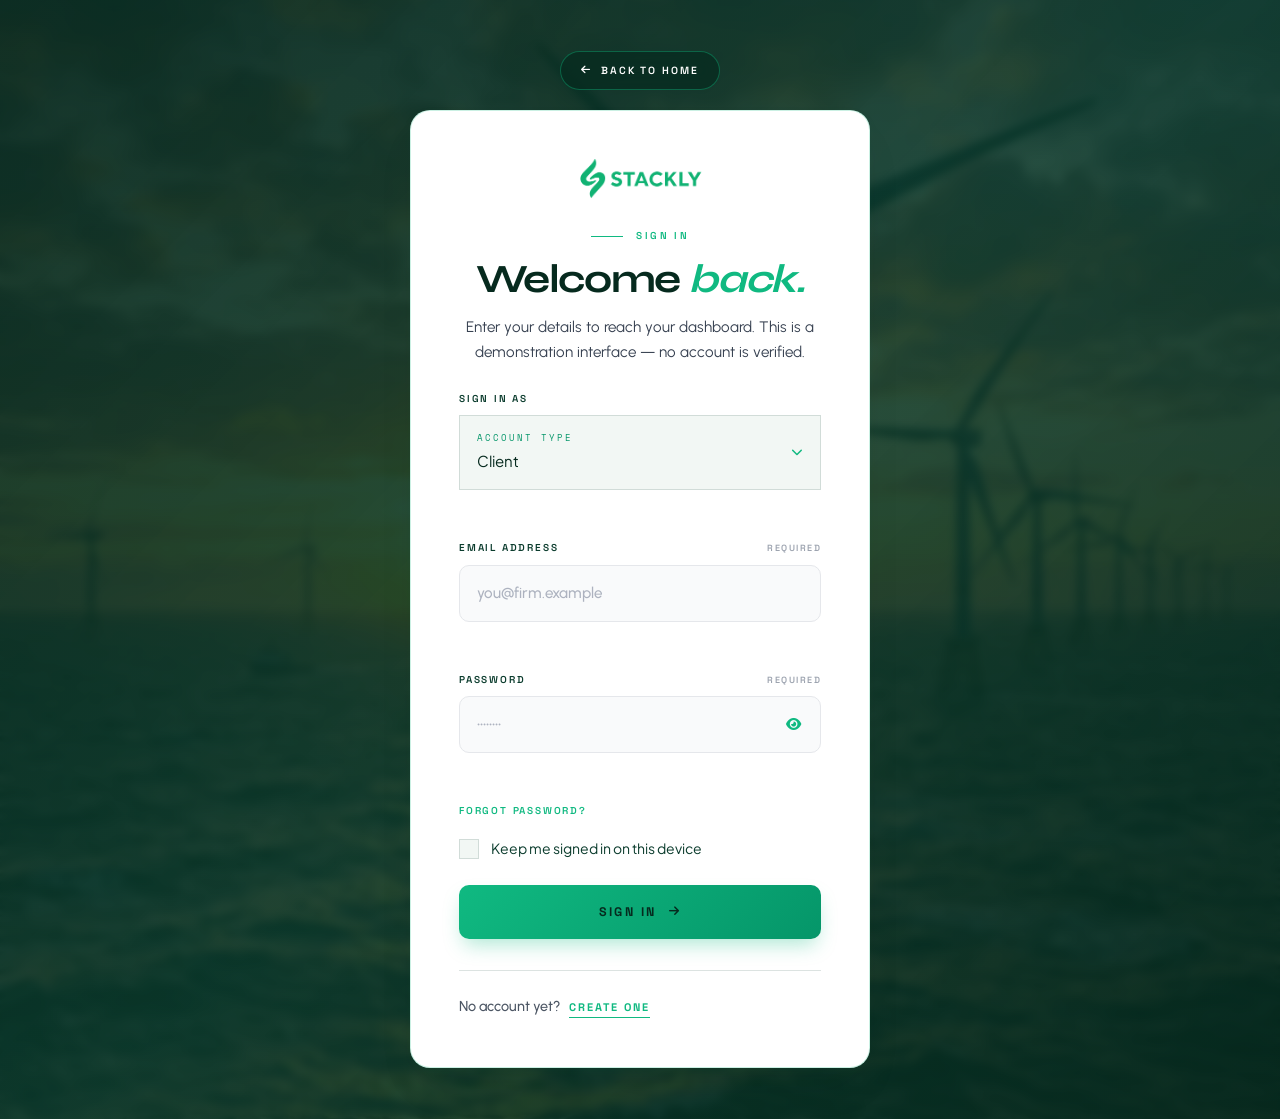
<file: html/login.html>
<!DOCTYPE html>
<html lang="en">

<head>
    <meta charset="UTF-8">
    <meta name="viewport" content="width=device-width, initial-scale=1">
    <title>Sign in — Stackly Renewable Energy</title>
    <meta name="description" content="Sign in to the Stackly client or administrator dashboard.">

    <link rel="preconnect" href="https://fonts.googleapis.com">
    <link rel="preconnect" href="https://fonts.gstatic.com" crossorigin>
    <link
        href="https://fonts.googleapis.com/css2?family=Outfit:wght@300;400;500;600;700;800&family=Plus+Jakarta+Sans:ital,wght@0,300;0,400;0,500;0,600;0,700;1,400&family=Space+Grotesk:wght@400;500;600;700&family=Space+Mono:wght@400;700&family=Syne:wght@500;600;700;800&family=Urbanist:ital,wght@0,300;0,400;0,500;0,600;0,700;1,400&display=swap"
        rel="stylesheet">
    <link rel="stylesheet" href="https://cdnjs.cloudflare.com/ajax/libs/font-awesome/6.5.1/css/all.min.css">
    <link rel="stylesheet" href="../global.css">
    <link rel="stylesheet" href="../css/login.css">
    <script>document.documentElement.classList.add('js-ready');</script>
</head>

<body>

    <main class="auth">

        <!-- ============================ BRAND PANEL ========================= -->
       

        <!-- ============================ FORM PANEL ========================== -->
        <section class="auth__panel">

            <a class="auth__back" href="../index.html">
                <i class="fa-solid fa-arrow-left" aria-hidden="true"></i> Back to Home
            </a>

            <form class="auth__form" id="loginForm" novalidate>

                <a class="auth__logo brand" href="../index.html" aria-label="Stackly Renewable Energy — home">
                    <img src="../logo.webp" alt="Stackly logo">
                   
                </a>

                <header class="auth__head">
                    <p class="auth__eyebrow">Sign in</p>
                    <h2 class="auth__title">Welcome <em>back.</em></h2>
                    <p class="auth__sub">
                        Enter your details to reach your dashboard. This is a demonstration
                        interface — no account is verified.
                    </p>
                </header>

                <p class="auth-alert" id="loginAlert" role="alert"></p>

                <!-- Role select -->
                <div class="auth-field" data-field="role">
                    <label for="roleTrigger" id="roleLabel">Sign in as</label>

                    <div class="role-select" id="roleSelect">
                        <button type="button" class="role-select__trigger" id="roleTrigger" aria-haspopup="listbox"
                            aria-expanded="false" aria-labelledby="roleLabel roleValue">
                            <span class="role-select__trigger-inner">
                                <span class="role-select__label">Account type</span>
                                <span class="role-select__value" id="roleValue">Client</span>
                            </span>
                            <i class="fa-solid fa-chevron-down role-select__chev" aria-hidden="true"></i>
                        </button>

                        <div class="role-select__list" role="listbox" id="roleListbox" aria-expanded="false"
                            aria-labelledby="roleLabel" tabindex="-1">
                            <div class="role-select__option" role="option" aria-selected="true" data-value="user"
                                id="roleOptUser">
                                <span>
                                    Client
                                    <small>File review · documents · engagement</small>
                                </span>
                            </div>
                            <div class="role-select__option" role="option" aria-selected="false" data-value="admin"
                                id="roleOptAdmin">
                                <span>
                                    Grid Operator
                                    <small>Practice overview · pipeline · registers</small>
                                </span>
                            </div>
                        </div>

                        <input type="hidden" name="role" id="roleInput" value="user">
                    </div>

                    <span class="auth-field__err" id="roleErr"></span>
                </div>

                <!-- Email -->
                <div class="auth-field" data-field="email">
                    <label for="loginEmail">
                        Email address
                        <em>Required</em>
                    </label>
                    <div class="auth-field__wrap">
                        <input type="email" id="loginEmail" name="email" autocomplete="email"
                            placeholder="you@firm.example" aria-describedby="emailErr">
                    </div>
                    <span class="auth-field__err" id="emailErr"></span>
                </div>

                <!-- Password -->
                <div class="auth-field" data-field="password">
                    <label for="loginPassword">
                        Password
                        <em>Required</em>
                    </label>
                    <div class="auth-field__wrap">
                        <input type="password" id="loginPassword" name="password" autocomplete="current-password"
                            placeholder="••••••••" aria-describedby="passwordErr">
                        <button type="button" class="pwd-toggle" id="pwdToggle" aria-label="Show password"
                            aria-pressed="false">
                            <i class="fa-solid fa-eye" aria-hidden="true"></i>
                        </button>
                    </div>
                    <span class="auth-field__err" id="passwordErr"></span>

                </div>

                <!-- Row -->
                <div class="auth-row">
                     <a class="auth-link" href="../404.html">Forgot password?</a>
                    <label class="auth-check">
                        <input type="checkbox" id="remember" name="remember">
                        <span class="auth-check__box" aria-hidden="true"><i class="fa-solid fa-check"></i></span>
                        <span>Keep me signed in on this device</span>
                    </label>

                </div>

                <button type="submit" class="auth-submit">
                    Sign in <i class="fa-solid fa-arrow-right" aria-hidden="true"></i>
                </button>

             

                <p class="auth__foot">
                    No account yet? <a href="signup.html">Create one</a>
                </p>



            </form>

        </section>

    </main>

    <script>
        (function () {
            "use strict";

            var form = document.getElementById("loginForm");
            var alertEl = document.getElementById("loginAlert");
            var email = document.getElementById("loginEmail");
            var password = document.getElementById("loginPassword");
            var pwdToggle = document.getElementById("pwdToggle");
            var roleSelect = document.getElementById("roleSelect");
            var roleTrigger = document.getElementById("roleTrigger");
            var roleListbox = document.getElementById("roleListbox");
            var roleOptions = roleListbox ? roleListbox.querySelectorAll(".role-select__option") : [];
            var roleInput = document.getElementById("roleInput");
            var roleValue = document.getElementById("roleValue");

            var focusIndex = 0;

            /* ------------------------- helpers ------------------------- */
            function setError(fieldName, message) {
                var field = document.querySelector('.auth-field[data-field="' + fieldName + '"]');
                if (!field) return;
                field.classList.add("has-error");
                var err = field.querySelector(".auth-field__err");
                if (err) { err.textContent = message; err.classList.add("is-visible"); }
            }

            function clearError(fieldName) {
                var field = document.querySelector('.auth-field[data-field="' + fieldName + '"]');
                if (!field) return;
                field.classList.remove("has-error");
                var err = field.querySelector(".auth-field__err");
                if (err) { err.textContent = ""; err.classList.remove("is-visible"); }
            }

            function clearAllErrors() {
                document.querySelectorAll(".auth-field").forEach(function (f) {
                    f.classList.remove("has-error");
                    var e = f.querySelector(".auth-field__err");
                    if (e) { e.textContent = ""; e.classList.remove("is-visible"); }
                });
                if (alertEl) { alertEl.textContent = ""; alertEl.classList.remove("is-visible", "is-success"); }
            }

            function isValidEmail(v) {
                return /^[^\s@]+@[^\s@]+\.[^\s@]{2,}$/.test(v);
            }

            /* --------------------- password toggle --------------------- */
            if (pwdToggle && password) {
                pwdToggle.addEventListener("click", function () {
                    var isPwd = password.type === "password";
                    password.type = isPwd ? "text" : "password";
                    pwdToggle.setAttribute("aria-pressed", isPwd ? "true" : "false");
                    pwdToggle.setAttribute("aria-label", isPwd ? "Hide password" : "Show password");
                    var icon = pwdToggle.querySelector("i");
                    if (icon) {
                        icon.classList.toggle("fa-eye", !isPwd);
                        icon.classList.toggle("fa-eye-slash", isPwd);
                    }
                    password.focus();
                });
            }

            /* --------------------- custom role dropdown ---------------- */
            function openRole() {
                if (!roleSelect) return;
                roleSelect.classList.add("is-open");
                roleListbox.setAttribute("aria-expanded", "true");
                roleTrigger.setAttribute("aria-expanded", "true");
                /* sync focus index to the currently selected option */
                roleOptions.forEach(function (opt, idx) {
                    if (opt.getAttribute("aria-selected") === "true") focusIndex = idx;
                    opt.classList.remove("is-focus");
                });
                if (roleOptions[focusIndex]) roleOptions[focusIndex].classList.add("is-focus");
            }

            function closeRole() {
                if (!roleSelect) return;
                roleSelect.classList.remove("is-open");
                roleListbox.setAttribute("aria-expanded", "false");
                roleTrigger.setAttribute("aria-expanded", "false");
                roleOptions.forEach(function (o) { o.classList.remove("is-focus"); });
            }

            function setRole(value, label) {
                if (roleInput) roleInput.value = value;
                if (roleValue) roleValue.textContent = label;

                roleOptions.forEach(function (opt) {
                    var match = opt.dataset.value === value;
                    opt.setAttribute("aria-selected", match ? "true" : "false");
                });

                clearError("role");
            }

            if (roleTrigger && roleListbox) {
                roleTrigger.addEventListener("click", function (e) {
                    e.preventDefault();
                    if (roleSelect.classList.contains("is-open")) closeRole();
                    else openRole();
                });

                roleOptions.forEach(function (opt, idx) {
                    opt.addEventListener("mouseenter", function () {
                        roleOptions.forEach(function (o) { o.classList.remove("is-focus"); });
                        opt.classList.add("is-focus");
                        focusIndex = idx;
                    });

                    opt.addEventListener("click", function () {
                        setRole(opt.dataset.value, opt.querySelector("span") ? opt.querySelector("span").childNodes[0].textContent.trim() : opt.textContent.trim());
                        closeRole();
                        roleTrigger.focus();
                    });
                });

                roleTrigger.addEventListener("keydown", function (e) {
                    var open = roleSelect.classList.contains("is-open");

                    if (e.key === "ArrowDown" || e.key === "ArrowUp") {
                        e.preventDefault();
                        if (!open) {
                            openRole();
                            return;
                        }
                        if (e.key === "ArrowDown") focusIndex = (focusIndex + 1) % roleOptions.length;
                        else focusIndex = (focusIndex - 1 + roleOptions.length) % roleOptions.length;
                        roleOptions.forEach(function (o) { o.classList.remove("is-focus"); });
                        if (roleOptions[focusIndex]) roleOptions[focusIndex].classList.add("is-focus");
                    }

                    if (e.key === "Enter" || e.key === " ") {
                        e.preventDefault();
                        if (!open) { openRole(); return; }
                        var opt = roleOptions[focusIndex];
                        if (opt) {
                            setRole(opt.dataset.value, opt.querySelector("span") ? opt.querySelector("span").childNodes[0].textContent.trim() : opt.textContent.trim());
                            closeRole();
                        }
                    }

                    if (e.key === "Escape" && open) {
                        e.preventDefault();
                        closeRole();
                    }

                    if (e.key === "Tab" && open) {
                        closeRole();
                    }
                });

                document.addEventListener("click", function (e) {
                    if (roleSelect && !roleSelect.contains(e.target)) closeRole();
                });

                document.addEventListener("keydown", function (e) {
                    if (e.key === "Escape" && roleSelect.classList.contains("is-open")) {
                        closeRole();
                        roleTrigger.focus();
                    }
                });
            }

            /* ------------------------ live clearing -------------------- */
            [email, password].forEach(function (el) {
                if (!el) return;
                el.addEventListener("input", function () {
                    clearError(el.name);
                    if (alertEl) { alertEl.textContent = ""; alertEl.classList.remove("is-visible", "is-success"); }
                });
            });

            /* ---------------------------- submit ----------------------- */
            if (form) {
                form.addEventListener("submit", function (e) {
                    e.preventDefault();
                    clearAllErrors();
                    var ok = true;

                    var emailValue = email ? email.value.trim() : "";
                    var pwdValue = password ? password.value : "";
                    var role = roleInput ? roleInput.value : "user";

                    if (!emailValue) {
                        setError("email", "Enter an email address"); ok = false;
                    } else if (!isValidEmail(emailValue)) {
                        setError("email", "That email address does not look right"); ok = false;
                    }

                    if (!pwdValue) {
                        setError("password", "Enter your password"); ok = false;
                    } else if (pwdValue.length < 6) {
                        setError("password", "Password must be at least 6 characters"); ok = false;
                    }

                    if (!ok) {
                        if (alertEl) {
                            alertEl.textContent = "Please correct the highlighted fields";
                            alertEl.classList.remove("is-success");
                            alertEl.classList.add("is-visible");
                        }
                        return;
                    }

                    if (alertEl) {
                        alertEl.textContent = "Signing in... Redirecting";
                        alertEl.classList.add("is-success", "is-visible");
                    }
                    var submitBtn = form.querySelector('.auth-submit');
                    if (submitBtn) {
                        submitBtn.innerHTML = 'Signing in... <i class="fa-solid fa-spinner fa-spin" aria-hidden="true"></i>';
                        submitBtn.disabled = true;
                    }

                    /* Demonstration sign-in — store identity, then role-based redirect. */
                    try {
                        localStorage.setItem("stackly_user_email", emailValue);
                        localStorage.setItem("stackly_user_role", role);
                    } catch (err) { /* storage may be unavailable */ }

                    setTimeout(function() {
                        if (role === "admin") {
                            window.location.href = "admin.html";
                        } else {
                            window.location.href = "user.html";
                        }
                    }, 1200);
                });
            }

            /* ------------------ bfcache / pageshow clear --------------- */
            window.addEventListener("pageshow", function (e) {
                var nav = performance.getEntriesByType
                    ? performance.getEntriesByType("navigation")[0]
                    : null;
                var isBack = e.persisted || (nav && nav.type === "back_forward");

                if (isBack && form) {
                    form.reset();
                    clearAllErrors();
                    setRole("user", "Client");
                    closeRole();
                    var submitBtn = form.querySelector('.auth-submit');
                    if (submitBtn) {
                        submitBtn.disabled = false;
                        submitBtn.innerHTML = 'Sign in <i class="fa-solid fa-arrow-right" aria-hidden="true"></i>';
                    }
                }
            });

        })();
    </script>

</body>

</html>
</file>
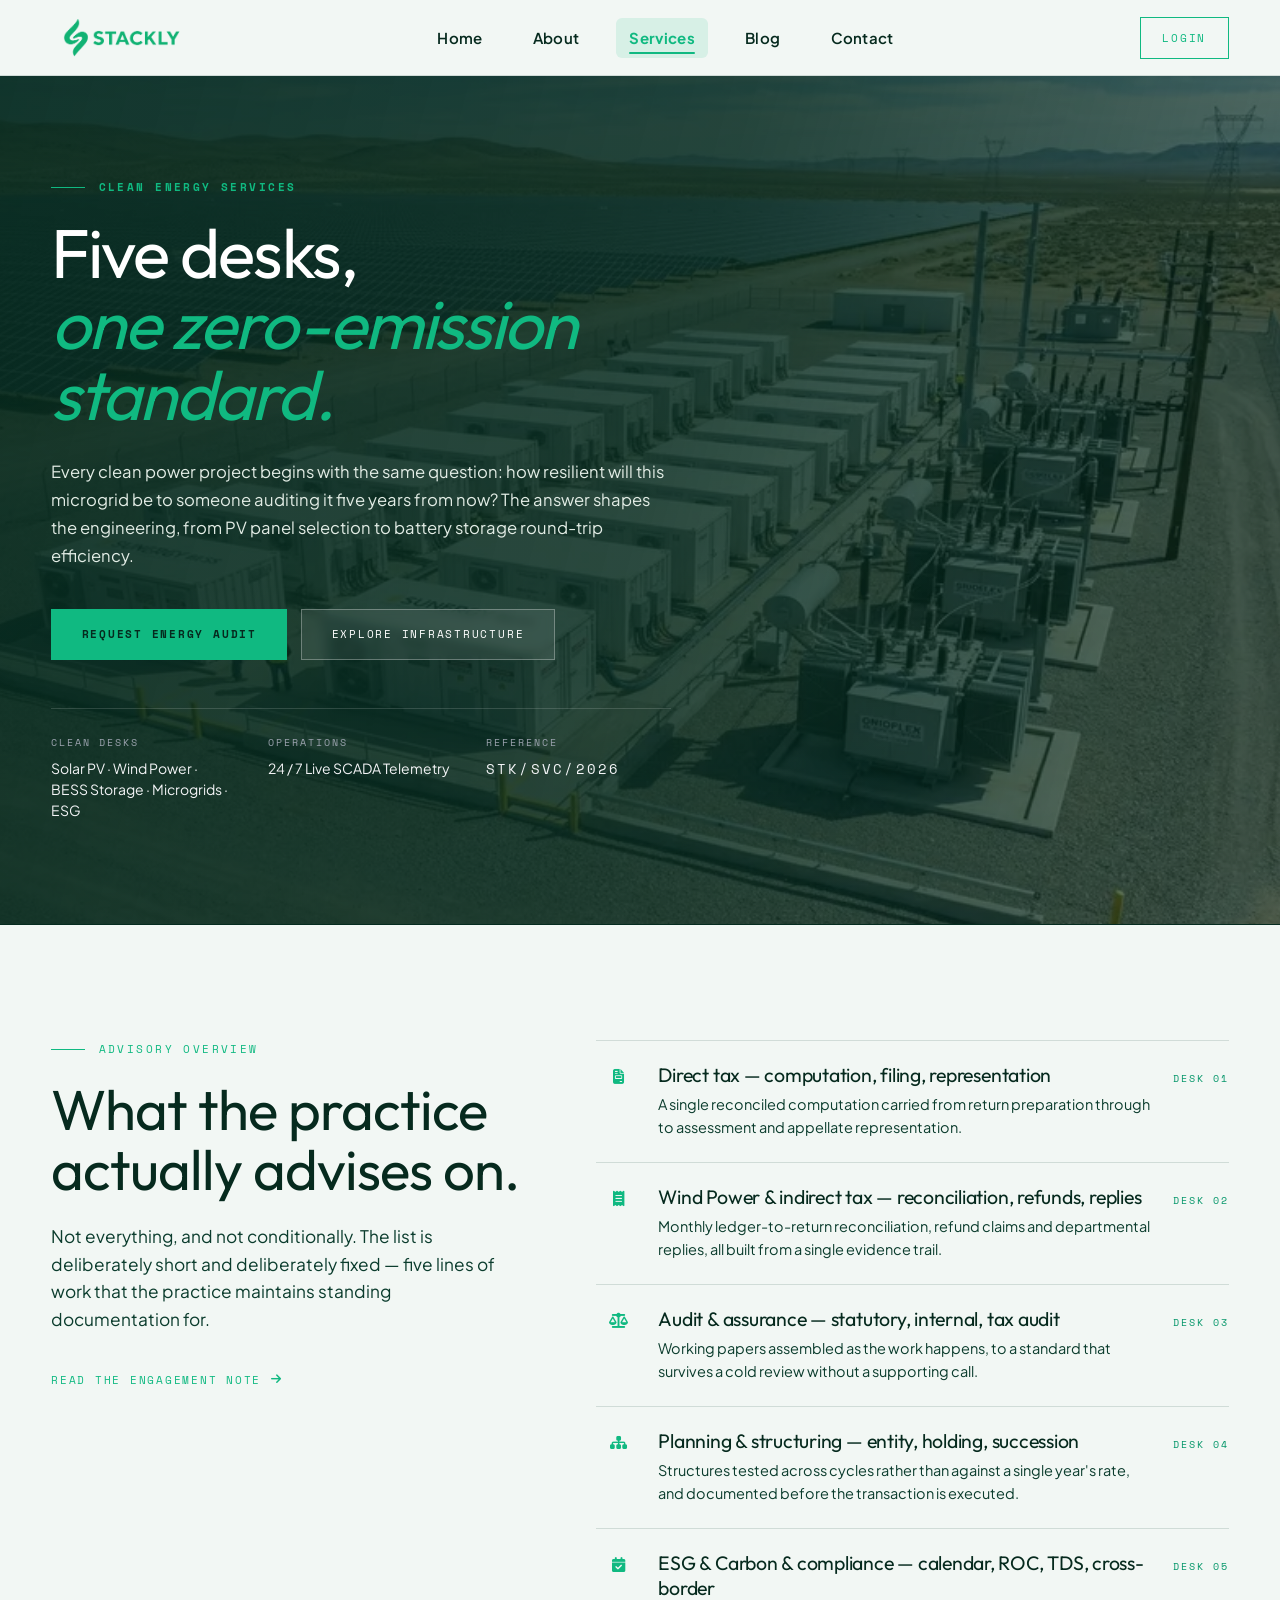
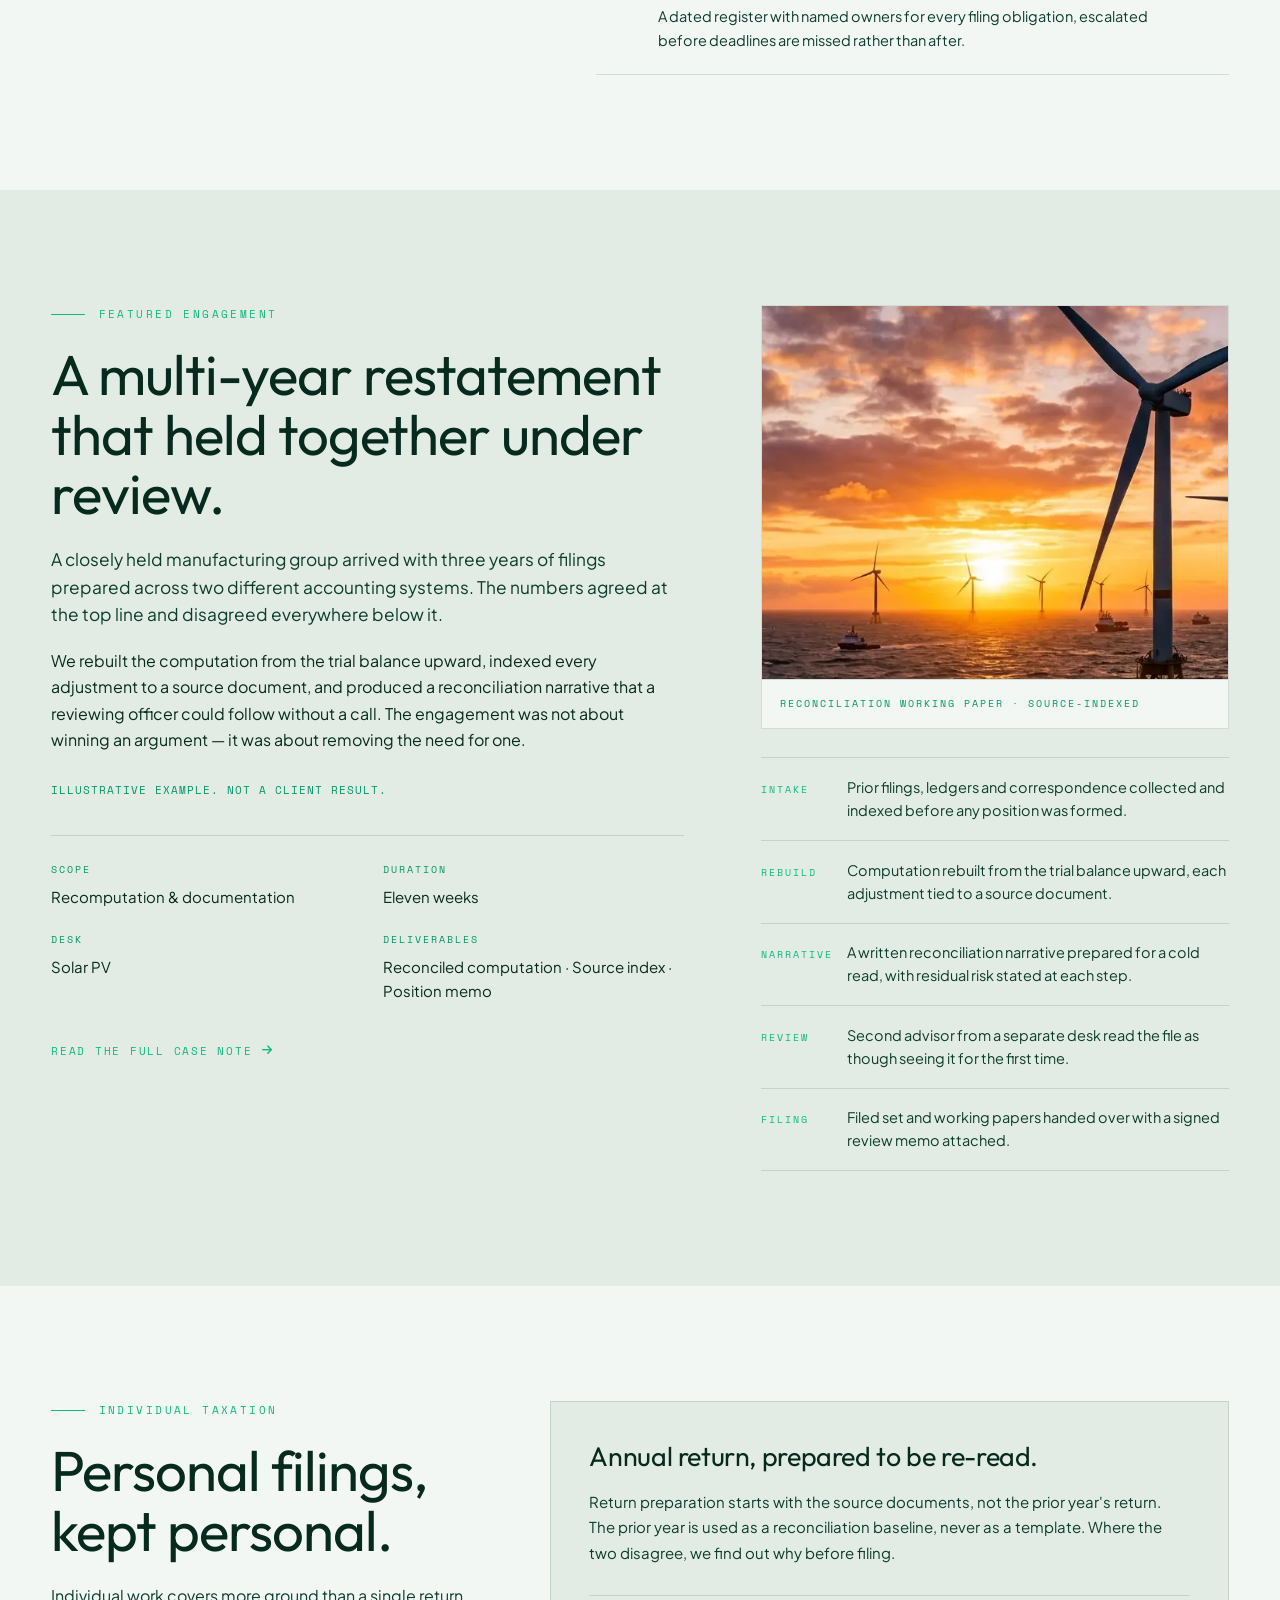
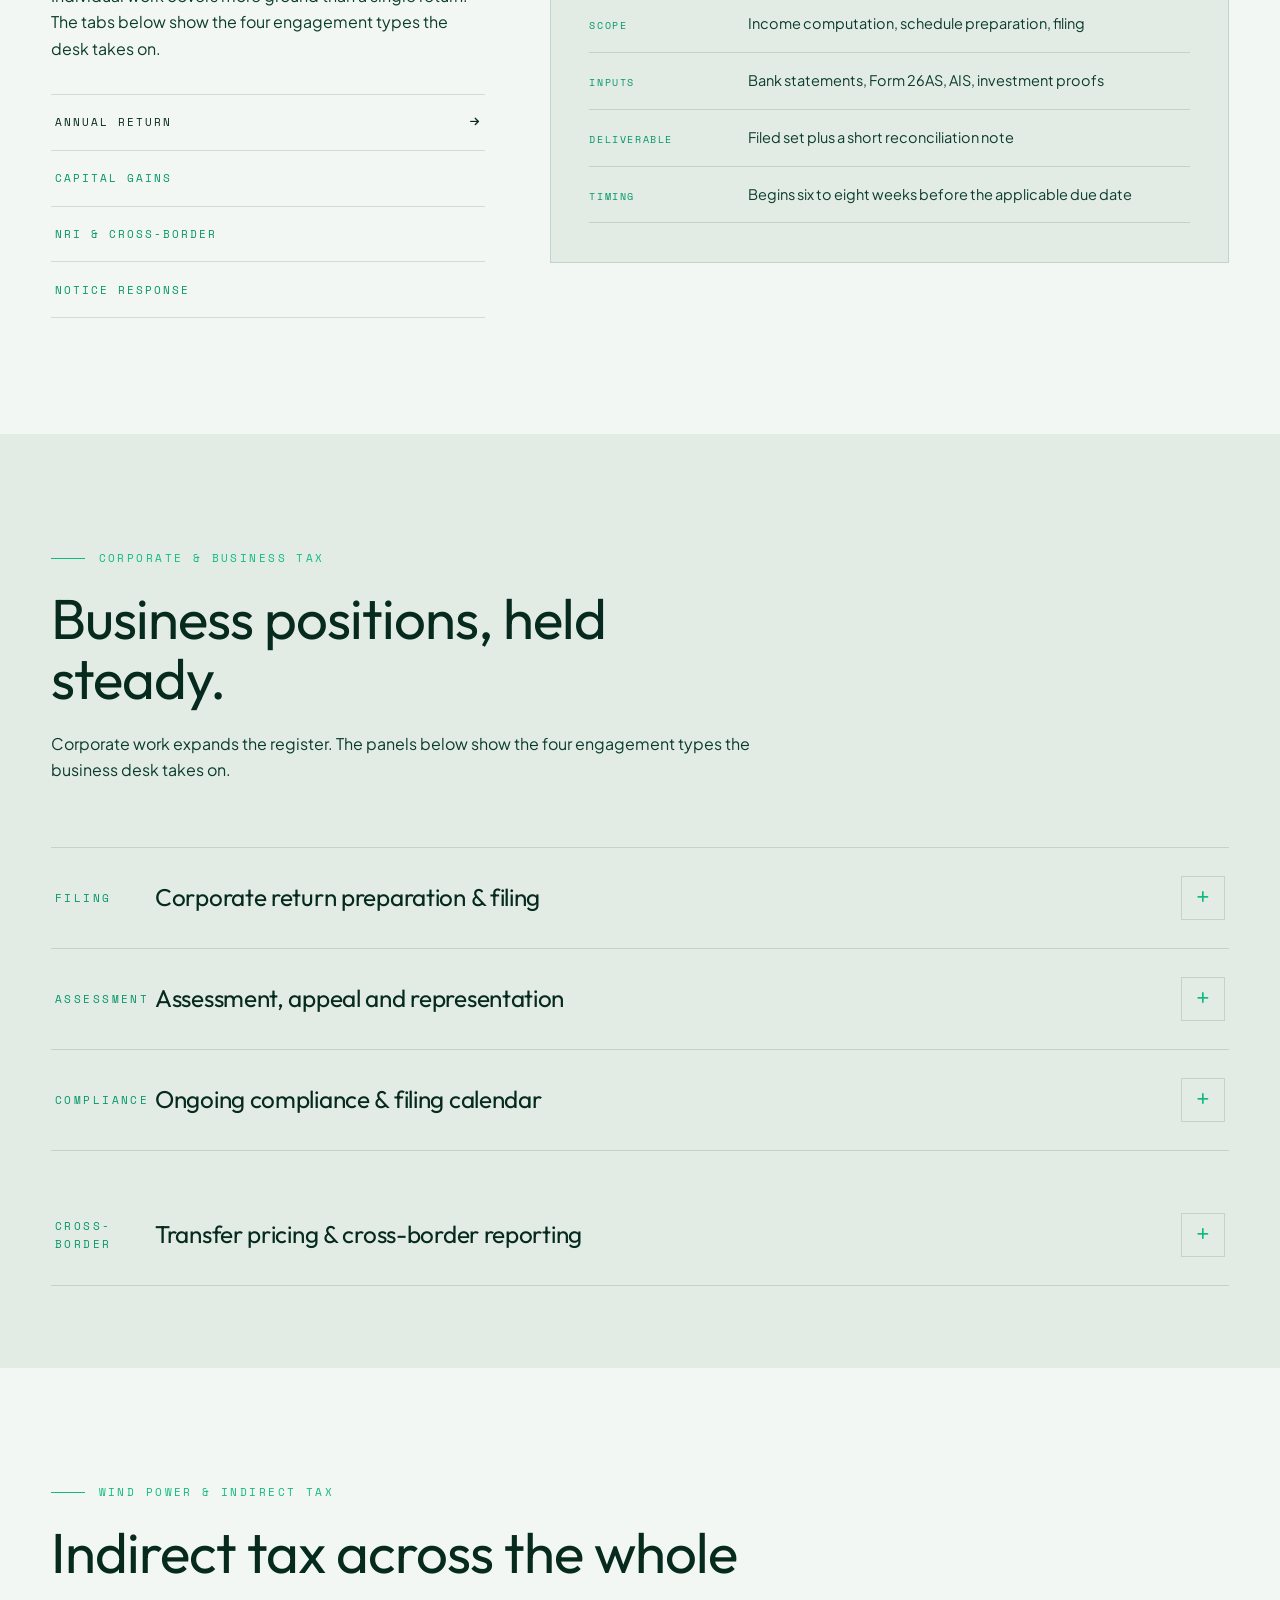
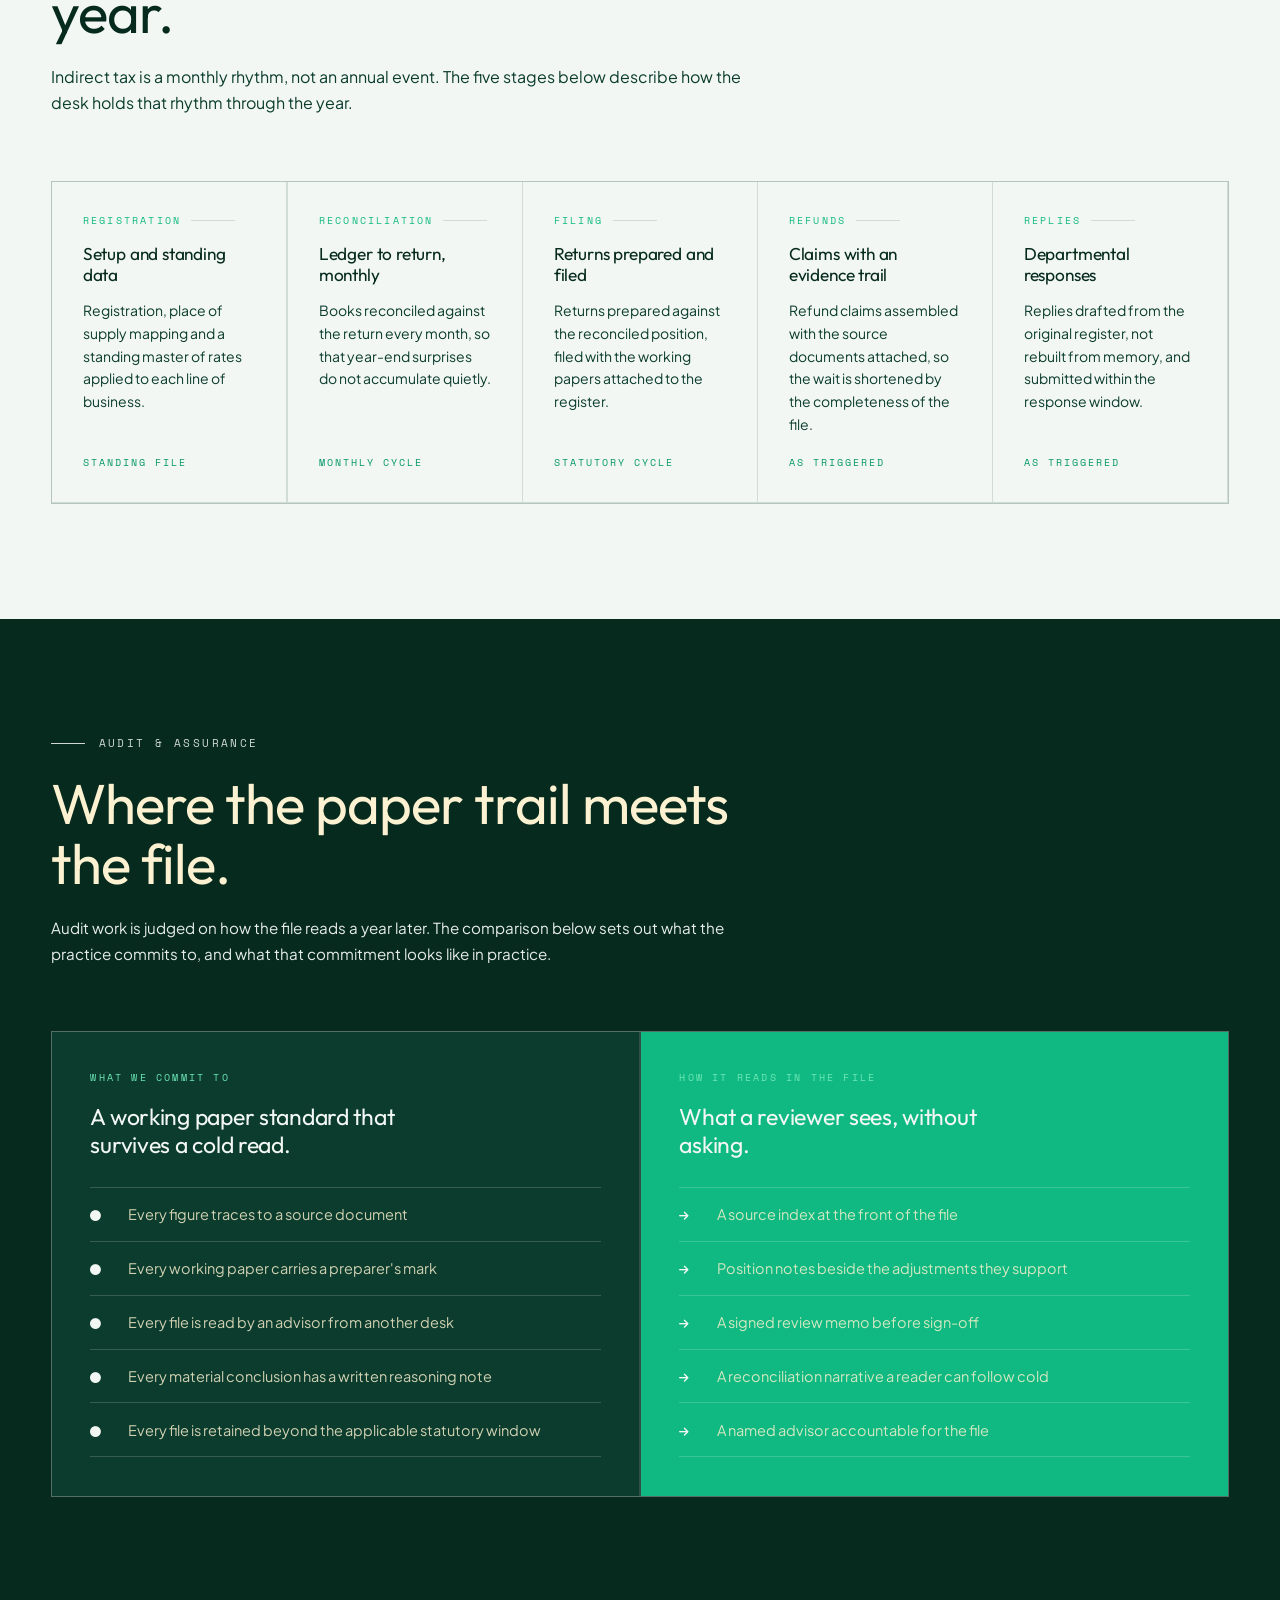
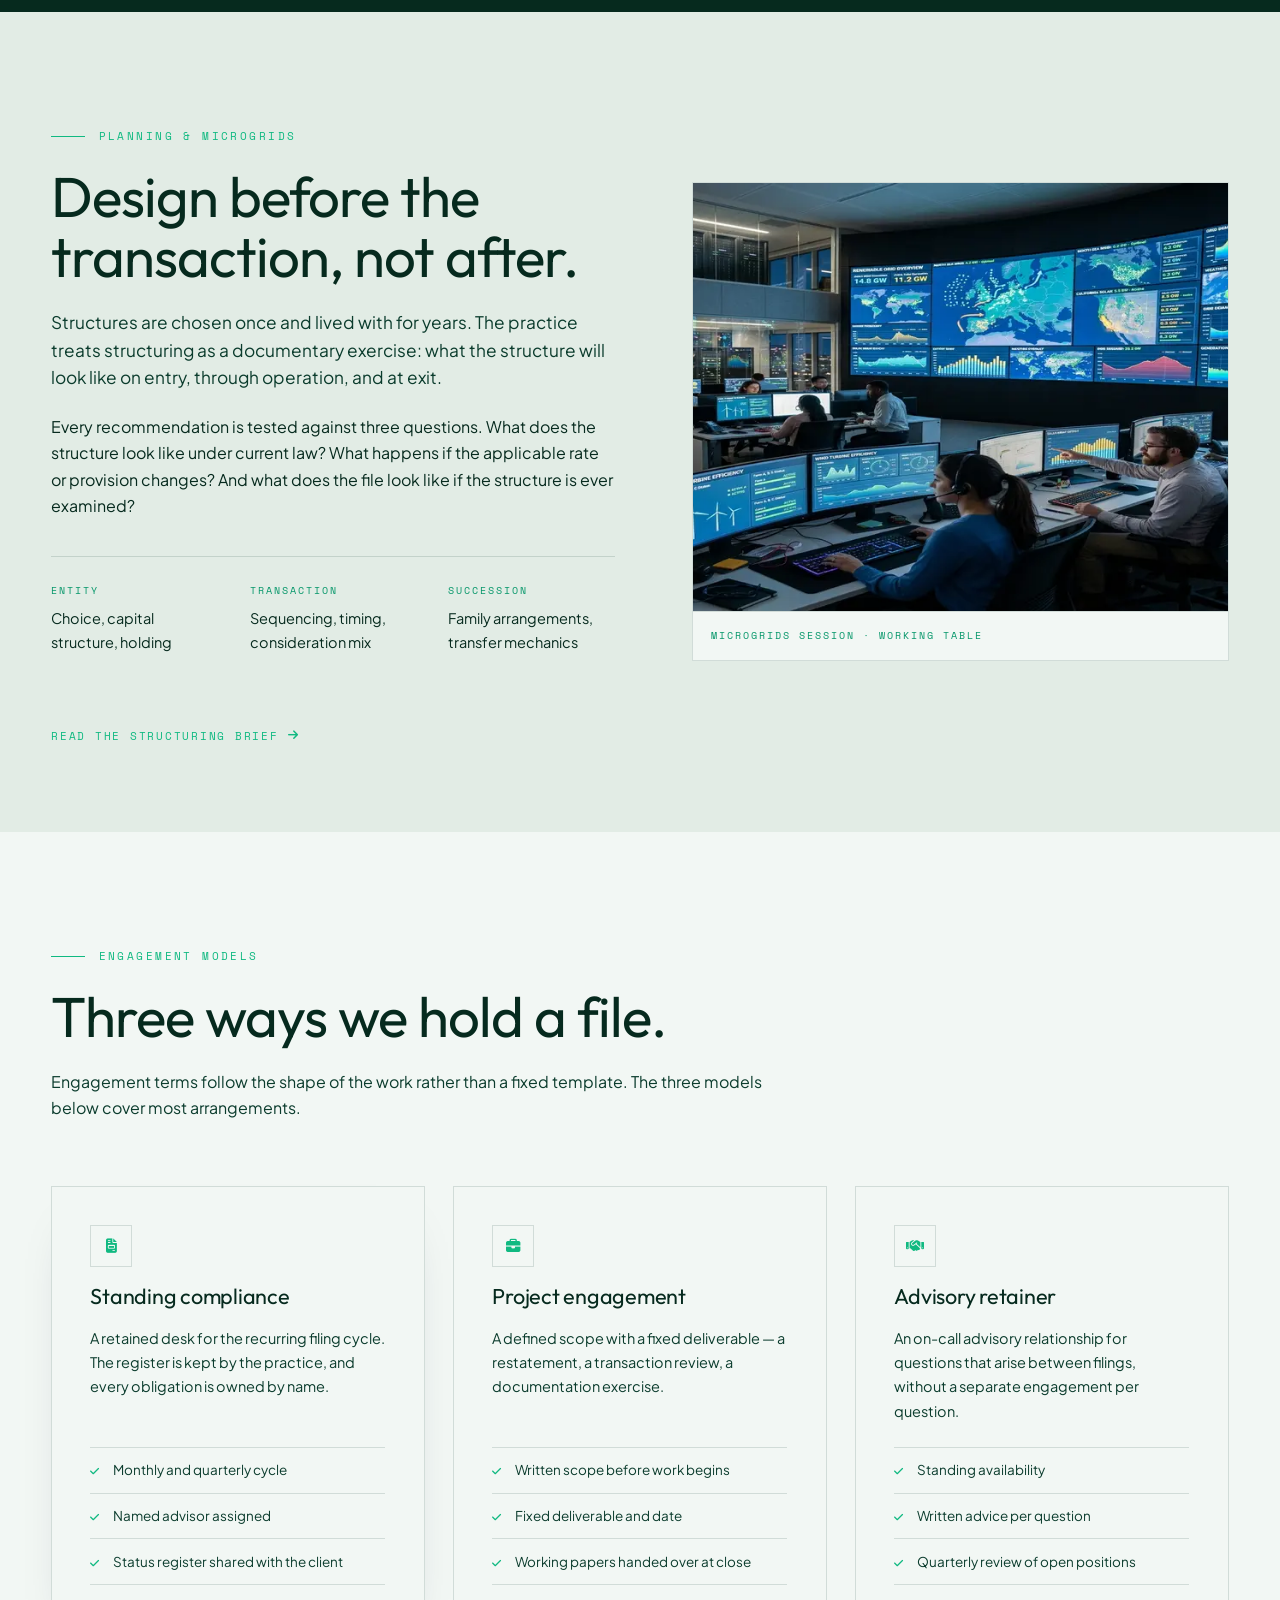
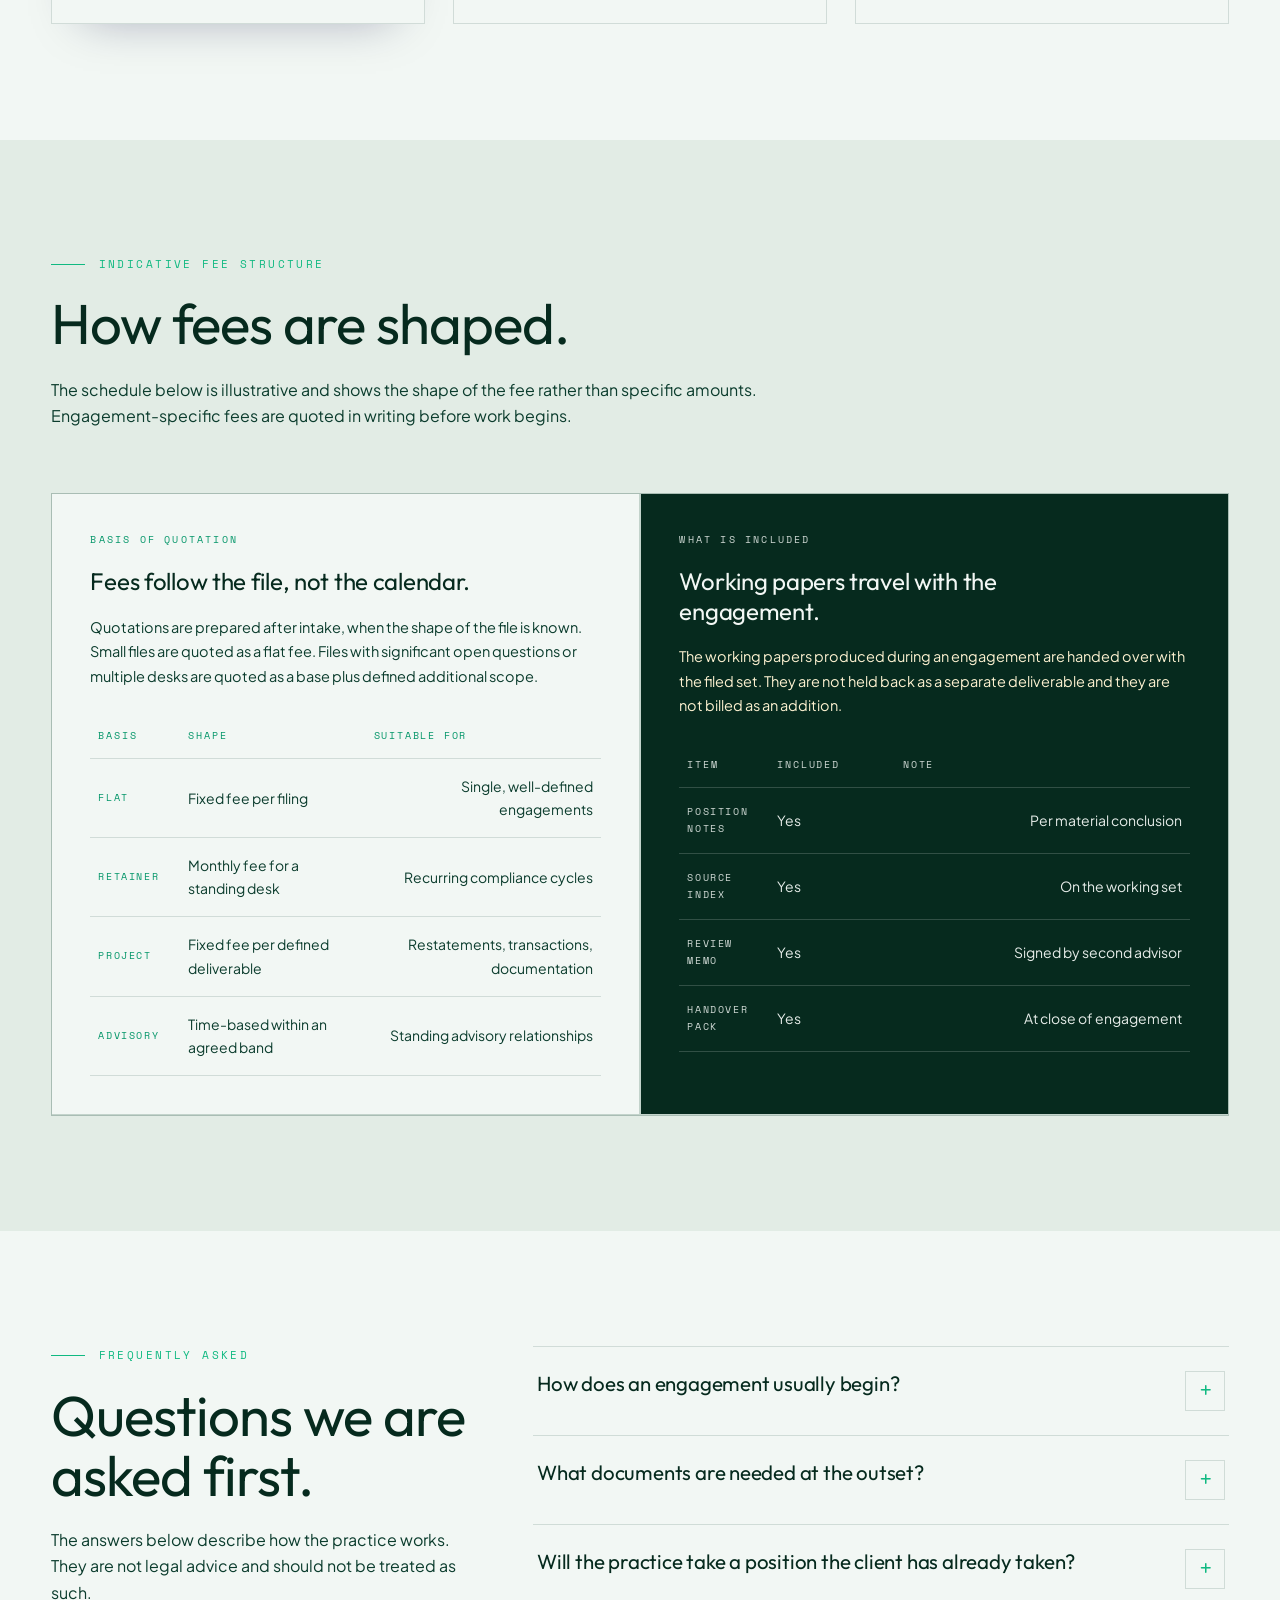
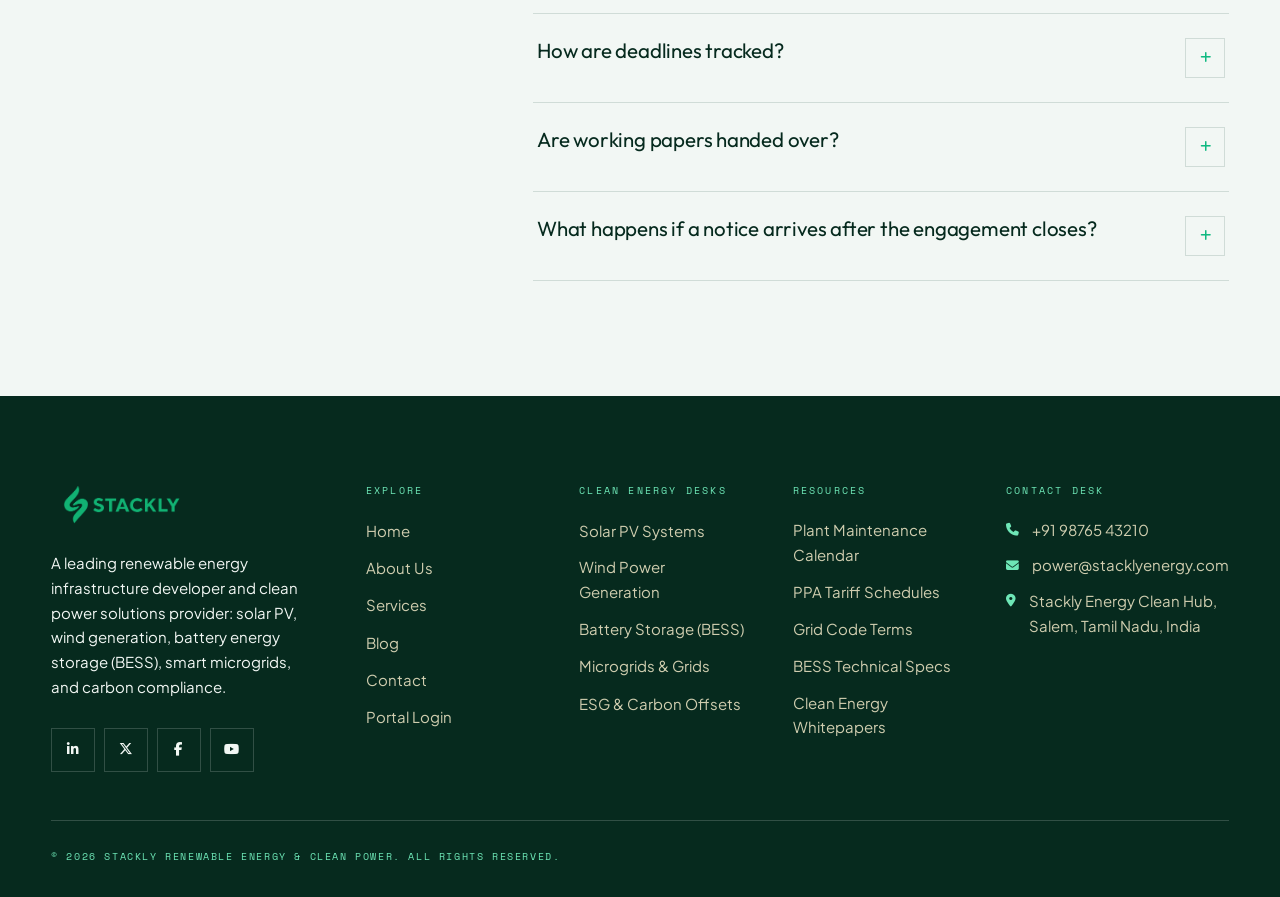
<file: html/services.html>
<!DOCTYPE html>
<html lang="en">

<head>
    <meta charset="UTF-8">
    <meta name="viewport" content="width=device-width, initial-scale=1">
    <title>Services — Stackly Renewable Energy</title>
    <meta name="description"
        content="Advisory services from Stackly: direct tax, Wind Power, audit, structuring, regulatory filings and representation.">

    <link rel="preconnect" href="https://fonts.googleapis.com">
    <link rel="preconnect" href="https://fonts.gstatic.com" crossorigin>
    <link
        href="https://fonts.googleapis.com/css2?family=Outfit:wght@300;400;500;600;700;800&family=Plus+Jakarta+Sans:ital,wght@0,300;0,400;0,500;0,600;0,700;1,400&family=Space+Mono:wght@400;700&display=swap"
        rel="stylesheet">
    <link rel="stylesheet" href="https://cdnjs.cloudflare.com/ajax/libs/font-awesome/6.5.1/css/all.min.css">
    <link rel="stylesheet" href="../global.css">
    <link rel="stylesheet" href="../css/services.css">
    <script>document.documentElement.classList.add('js-ready');</script>
</head>

<body>
    <div class="site-loader">
        <div class="site-loader__spinner-wrap"><div class="site-loader__spinner"></div></div>
        <span class="site-loader__text">Stackly Energy</span>
    </div>

    <a class="skip-link" href="#main">Skip to content</a>

    <!-- ============================ HEADER ============================ -->
    <header class="site-header">
        <div class="shell header__inner">
            <a class="brand" href="../index.html" aria-label="Stackly Renewable Energy — home">
                <img src="../logo.webp" alt="">
                
            </a>

            <nav class="nav" aria-label="Primary">
                <ul>
                    <li><a href="../index.html">Home</a></li>
                    <li><a href="about.html">About</a></li>
                    <li><a href="services.html" class="is-active">Services</a></li>
                    <li><a href="blog.html">Blog</a></li>
                    <li><a href="contact.html">Contact</a></li>
                </ul>
            </nav>

            <div class="header__actions">
                <a class="btn btn--outline btn--sm header__login" href="login.html">Login</a>
                <button class="menu-btn" id="menuBtn" aria-label="Open menu" aria-expanded="false"
                    aria-controls="menuOverlay">
                    <span></span><span></span><span></span>
                </button>
            </div>
        </div>
    </header>

    <!-- ======================= MOBILE MENU OVERLAY ===================== -->
    <div class="menu-overlay" id="menuOverlay" aria-hidden="true">
        <div class="menu-overlay__top">
            <a class="brand on-dark" href="../index.html" aria-label="Stackly Renewable Energy — home">
                <img src="../logo.webp" alt="">
                
            </a>
            <button class="menu-close" id="menuClose" aria-label="Close menu">
                <i class="fa-solid fa-xmark"></i>
            </button>
        </div>

        <nav class="menu-overlay__nav" aria-label="Mobile">
            <a href="../index.html" style="--i:0">Home</a>
            <a href="about.html" style="--i:1">About</a>
            <a href="services.html" style="--i:2">Services</a>
            <a href="blog.html" style="--i:3">Blog</a>
            <a href="contact.html" style="--i:4">Contact</a>
            <a href="login.html" class="menu-overlay__login" style="--i:5">
                Login <i class="fa-solid fa-arrow-right"></i>
            </a>
        </nav>

        <p class="menu-overlay__foot">Stackly · Salem, Tamil Nadu, India</p>
    </div>

    <main id="main">

        <!-- ============================== HERO ============================== -->
        <section class="sv-hero">
            <!-- Full-width Background Image -->
            <div class="sv-hero__bg" style="background-image: url('../assets/photo_1554224155-6.webp');" aria-label="Battery Energy Storage background"></div>
            <div class="sv-hero__overlay"></div>

            <div class="shell sv-hero__container">
                <div class="sv-hero__copy">
                    <p class="eyebrow slide slide-up" style="--i:0">Clean Energy Services</p>

                    <h1 class="sv-hero__title">
                        <span class="slide slide-up" style="--i:1">Five desks,</span>
                        <span class="slide slide-up" style="--i:2"><em>one zero-emission standard.</em></span>
                    </h1>

                    <p class="sv-hero__lede slide slide-up" style="--i:3">
                        Every clean power project begins with the same question: how resilient will this microgrid be to someone auditing it five years from now? The answer shapes the engineering, from PV panel selection to battery storage round-trip efficiency.
                    </p>

                    <div class="sv-hero__actions slide slide-up" style="--i:4">
                        <a class="btn btn--solid" href="contact.html">Request Energy Audit</a>
                        <a class="btn btn--outline" href="about.html">Explore Infrastructure</a>
                    </div>

                    <dl class="sv-hero__rail slide slide-up" style="--i:5">
                        <div>
                            <dt>Clean Desks</dt>
                            <dd>Solar PV · Wind Power · BESS Storage · Microgrids · ESG</dd>
                        </div>
                        <div>
                            <dt>Operations</dt>
                            <dd>24 / 7 Live SCADA Telemetry</dd>
                        </div>
                        <div>
                            <dt>Reference</dt>
                            <dd class="mono">STK/SVC/2026</dd>
                        </div>
                    </dl>
                </div>
            </div>
        </section>

        <!-- ====================== ADVISORY OVERVIEW ======================== -->
        <section class="section sv-overview">
            <div class="shell sv-overview__grid">

                <div class="sv-overview__lead">
                    <p class="eyebrow slide slide-up">Advisory Overview</p>
                    <h2 class="h-display slide slide-up" style="--i:1">
                        What the practice actually advises on.
                    </h2>
                    <p class="lede slide slide-up" style="--i:2">
                        Not everything, and not conditionally. The list is deliberately short
                        and deliberately fixed — five lines of work that the practice maintains
                        standing documentation for.
                    </p>
                    <a class="link-arrow slide slide-up" style="--i:3;margin-top:2rem" href="../404.html">
                        Read the engagement note <i class="fa-solid fa-arrow-right"></i>
                    </a>
                </div>

                <ul class="sv-overview__rail">
                    <li class="slide slide-up" style="--i:1">
                        <i class="fa-solid fa-file-invoice"></i>
                        <div>
                            <h3>Direct tax — computation, filing, representation</h3>
                            <p>A single reconciled computation carried from return preparation through to assessment and
                                appellate representation.</p>
                        </div>
                        <span class="mono">Desk 01</span>
                    </li>
                    <li class="slide slide-up" style="--i:2">
                        <i class="fa-solid fa-receipt"></i>
                        <div>
                            <h3>Wind Power &amp; indirect tax — reconciliation, refunds, replies</h3>
                            <p>Monthly ledger-to-return reconciliation, refund claims and departmental replies, all
                                built from a single evidence trail.</p>
                        </div>
                        <span class="mono">Desk 02</span>
                    </li>
                    <li class="slide slide-up" style="--i:3">
                        <i class="fa-solid fa-scale-balanced"></i>
                        <div>
                            <h3>Audit &amp; assurance — statutory, internal, tax audit</h3>
                            <p>Working papers assembled as the work happens, to a standard that survives a cold review
                                without a supporting call.</p>
                        </div>
                        <span class="mono">Desk 03</span>
                    </li>
                    <li class="slide slide-up" style="--i:4">
                        <i class="fa-solid fa-sitemap"></i>
                        <div>
                            <h3>Planning &amp; structuring — entity, holding, succession</h3>
                            <p>Structures tested across cycles rather than against a single year's rate, and documented
                                before the transaction is executed.</p>
                        </div>
                        <span class="mono">Desk 04</span>
                    </li>
                    <li class="slide slide-up" style="--i:5">
                        <i class="fa-solid fa-calendar-check"></i>
                        <div>
                            <h3>ESG & Carbon &amp; compliance — calendar, ROC, TDS, cross-border</h3>
                            <p>A dated register with named owners for every filing obligation, escalated before
                                deadlines are missed rather than after.</p>
                        </div>
                        <span class="mono">Desk 05</span>
                    </li>
                </ul>

            </div>
        </section>

        <!-- ====================== FEATURED ENGAGEMENT ====================== -->
        <section class="section sv-featured">
            <div class="shell sv-featured__grid">

                <div class="sv-featured__sticky">
                    <p class="eyebrow slide slide-up">Featured Engagement</p>
                    <h2 class="h-display slide slide-up" style="--i:1">
                        A multi-year restatement that held together under review.
                    </h2>
                    <p class="lede slide slide-up" style="--i:2">
                        A closely held manufacturing group arrived with three years of filings
                        prepared across two different accounting systems. The numbers agreed at
                        the top line and disagreed everywhere below it.
                    </p>
                    <p class="slide slide-up" style="--i:3">
                        We rebuilt the computation from the trial balance upward, indexed every
                        adjustment to a source document, and produced a reconciliation narrative
                        that a reviewing officer could follow without a call. The engagement was
                        not about winning an argument — it was about removing the need for one.
                    </p>
                    <p class="note slide slide-up" style="--i:4">
                        Illustrative example. Not a client result.
                    </p>

                    <dl class="sv-featured__meta slide slide-up" style="--i:5">
                        <div>
                            <dt>Scope</dt>
                            <dd>Recomputation &amp; documentation</dd>
                        </div>
                        <div>
                            <dt>Duration</dt>
                            <dd>Eleven weeks</dd>
                        </div>
                        <div>
                            <dt>Desk</dt>
                            <dd>Solar PV</dd>
                        </div>
                        <div>
                            <dt>Deliverables</dt>
                            <dd>Reconciled computation · Source index · Position memo</dd>
                        </div>
                    </dl>

                    <a class="link-arrow slide slide-up" style="--i:6;margin-top:2rem" href="../404.html">
                        Read the full case note <i class="fa-solid fa-arrow-right"></i>
                    </a>
                </div>

                <div>
                    <figure class="sv-featured__figure slide slide-right" style="--i:1">
                        <img src="../assets/photo_145010149916_2.webp"
                            alt="Hand annotating a printed financial statement with a pen">
                        <figcaption>Reconciliation working paper · source-indexed</figcaption>
                    </figure>

                    <ol class="sv-featured__timeline">
                        <li class="slide slide-right" style="--i:2">
                            <span class="mono">Intake</span>
                            <p>Prior filings, ledgers and correspondence collected and indexed before any position was
                                formed.</p>
                        </li>
                        <li class="slide slide-right" style="--i:3">
                            <span class="mono">Rebuild</span>
                            <p>Computation rebuilt from the trial balance upward, each adjustment tied to a source
                                document.</p>
                        </li>
                        <li class="slide slide-right" style="--i:4">
                            <span class="mono">Narrative</span>
                            <p>A written reconciliation narrative prepared for a cold read, with residual risk stated at
                                each step.</p>
                        </li>
                        <li class="slide slide-right" style="--i:5">
                            <span class="mono">Review</span>
                            <p>Second advisor from a separate desk read the file as though seeing it for the first time.
                            </p>
                        </li>
                        <li class="slide slide-right" style="--i:6">
                            <span class="mono">Filing</span>
                            <p>Filed set and working papers handed over with a signed review memo attached.</p>
                        </li>
                    </ol>
                </div>

            </div>
        </section>

        <!-- ====================== INDIVIDUAL TAXATION ====================== -->
        <section class="section sv-individual">
            <div class="shell">

                <div class="sv-individual__grid">

                    <div class="slide slide-left">
                        <header class="sec-head" style="margin-bottom:2rem">
                            <p class="eyebrow slide slide-up">Individual Taxation</p>
                            <h2 class="h-display slide slide-up" style="--i:1">Personal filings, kept personal.</h2>
                            <p class="sec-head__note slide slide-up" style="--i:2">
                                Individual work covers more ground than a single return. The tabs below
                                show the four engagement types the desk takes on.
                            </p>
                        </header>

                        <div class="sv-individual__tabs" role="tablist"
                            aria-label="Individual taxation engagements">
                            <button class="sv-individual__tab is-active" role="tab" aria-selected="true"
                                data-tab="ind-return">
                                Annual return <i class="fa-solid fa-arrow-right"></i>
                            </button>
                            <button class="sv-individual__tab" role="tab" aria-selected="false" data-tab="ind-capital">
                                Capital gains <i class="fa-solid fa-arrow-right"></i>
                            </button>
                            <button class="sv-individual__tab" role="tab" aria-selected="false" data-tab="ind-nri">
                                NRI &amp; cross-border <i class="fa-solid fa-arrow-right"></i>
                            </button>
                            <button class="sv-individual__tab" role="tab" aria-selected="false" data-tab="ind-notice">
                                Notice response <i class="fa-solid fa-arrow-right"></i>
                            </button>
                        </div>
                    </div>

                    <div class="slide slide-right" style="--i:1">

                        <div class="sv-individual__panel is-active" id="ind-return" role="tabpanel">
                            <h3>Annual return, prepared to be re-read.</h3>
                            <p>
                                Return preparation starts with the source documents, not the prior
                                year's return. The prior year is used as a reconciliation baseline,
                                never as a template. Where the two disagree, we find out why before
                                filing.
                            </p>
                            <ul class="sv-individual__list">
                                <li><span>Scope</span><span>Income computation, schedule preparation, filing</span></li>
                                <li><span>Inputs</span><span>Bank statements, Form 26AS, AIS, investment proofs</span>
                                </li>
                                <li><span>Deliverable</span><span>Filed set plus a short reconciliation note</span></li>
                                <li><span>Timing</span><span>Begins six to eight weeks before the applicable due
                                        date</span></li>
                            </ul>
                        </div>

                        <div class="sv-individual__panel" id="ind-capital" role="tabpanel">
                            <h3>Capital gains, traced to the transaction.</h3>
                            <p>
                                Gains work is transactional. Every entry in the computation traces
                                back to a contract note, a bank credit or a registration record.
                                Where the cost is inherited or historical, the basis of the estimate
                                is described in writing.
                            </p>
                            <ul class="sv-individual__list">
                                <li><span>Scope</span><span>Short and long term gains, exemptions, set-off</span></li>
                                <li><span>Inputs</span><span>Contract notes, purchase records, registration
                                        documents</span></li>
                                <li><span>Deliverable</span><span>Computation with source reference on each line</span>
                                </li>
                                <li><span>Timing</span><span>Before the transaction is completed where possible</span>
                                </li>
                            </ul>
                        </div>

                        <div class="sv-individual__panel" id="ind-nri" role="tabpanel">
                            <h3>NRI and cross-border, with the treaty position stated.</h3>
                            <p>
                                Residential status, treaty eligibility and withholding on payments
                                are treated as one question, not three. The treaty position is
                                stated in writing, along with the documents required to support it.
                            </p>
                            <ul class="sv-individual__list">
                                <li><span>Scope</span><span>Residential status, DTAA position, withholding,
                                        repatriation</span></li>
                                <li><span>Inputs</span><span>Passport and travel history, foreign income documents,
                                        TRC</span></li>
                                <li><span>Deliverable</span><span>Position note plus the required forms</span></li>
                                <li><span>Timing</span><span>Per transaction, not annual</span></li>
                            </ul>
                        </div>

                        <div class="sv-individual__panel" id="ind-notice" role="tabpanel">
                            <h3>Notice response, built from the original file.</h3>
                            <p>
                                A notice is not answered by writing a new submission. It is answered
                                by going back to the file that produced the position in the first
                                place, and re-presenting it in the form the officer has requested.
                            </p>
                            <ul class="sv-individual__list">
                                <li><span>Scope</span><span>Reply drafting, submission, representation up to
                                        appeal</span></li>
                                <li><span>Inputs</span><span>Original working papers, prior filings, notice copy</span>
                                </li>
                                <li><span>Deliverable</span><span>Written submission plus indexed evidence bundle</span>
                                </li>
                                <li><span>Timing</span><span>Within the response window, tracked by name</span></li>
                            </ul>
                        </div>

                    </div>
                </div>
            </div>
        </section>

        <!-- ================= CORPORATE & BUSINESS TAX ====================== -->
        <section class="section sv-corporate">
            <div class="shell">
                <header class="sec-head">
                    <p class="eyebrow slide slide-up">Corporate &amp; Business Tax</p>
                    <h2 class="h-display slide slide-up" style="--i:1">Business positions, held steady.</h2>
                    <p class="sec-head__note slide slide-up" style="--i:2">
                        Corporate work expands the register. The panels below show the four
                        engagement types the business desk takes on.
                    </p>
                </header>

                <div class="corp-panels" id="corpPanels">

                    <article class="corp-panel slide slide-up" style="--i:1">
                        <button class="corp-panel__head" aria-expanded="false" aria-controls="corp-1">
                            <span class="corp-panel__idx">Filing</span>
                            <span class="corp-panel__title">Corporate return preparation &amp; filing</span>
                            <span class="corp-panel__toggle" aria-hidden="true"><i class="fa-solid fa-plus"></i></span>
                        </button>
                        <div class="corp-panel__body" id="corp-1" role="region">
                            <div class="corp-panel__inner">
                                <p>
                                    Preparation begins from the audited or management accounts, with
                                    every adjustment tied to a ledger reference. Positions taken in
                                    the return are mirrored in a written note, and the note travels
                                    with the working papers.
                                </p>
                                <ul>
                                    <li><i class="fa-solid fa-check"></i><span>Computation and return preparation</span>
                                    </li>
                                    <li><i class="fa-solid fa-check"></i><span>Advance tax calibration through the
                                            year</span></li>
                                    <li><i class="fa-solid fa-check"></i><span>Reconciliation to books and prior
                                            filings</span></li>
                                </ul>
                                <ul>
                                    <li><i class="fa-solid fa-check"></i><span>Position note per material
                                            adjustment</span></li>
                                    <li><i class="fa-solid fa-check"></i><span>Source index on the entire working
                                            set</span></li>
                                    <li><i class="fa-solid fa-check"></i><span>Signed review memo before
                                            submission</span></li>
                                </ul>
                            </div>
                        </div>
                    </article>

                    <article class="corp-panel slide slide-up" style="--i:2">
                        <button class="corp-panel__head" aria-expanded="false" aria-controls="corp-2">
                            <span class="corp-panel__idx">Assessment</span>
                            <span class="corp-panel__title">Assessment, appeal and representation</span>
                            <span class="corp-panel__toggle" aria-hidden="true"><i class="fa-solid fa-plus"></i></span>
                        </button>
                        <div class="corp-panel__body" id="corp-2" role="region">
                            <div class="corp-panel__inner">
                                <p>
                                    Assessment work is a continuation of the original file, not a new
                                    argument. Submissions are drafted from the same source index used
                                    at filing, so that the position presented to the officer matches
                                    the position filed.
                                </p>
                                <ul>
                                    <li><i class="fa-solid fa-check"></i><span>Reply drafting and submission</span></li>
                                    <li><i class="fa-solid fa-check"></i><span>Evidence bundle, indexed to the
                                            submission</span></li>
                                    <li><i class="fa-solid fa-check"></i><span>Representation at first and second
                                            appeal</span></li>
                                </ul>
                                <ul>
                                    <li><i class="fa-solid fa-check"></i><span>Alignment with the original position
                                            note</span></li>
                                    <li><i class="fa-solid fa-check"></i><span>Named advisor owning each notice</span>
                                    </li>
                                    <li><i class="fa-solid fa-check"></i><span>Dated register of open notices</span>
                                    </li>
                                </ul>
                            </div>
                        </div>
                    </article>

                    <article class="corp-panel slide slide-up" style="--i:3">
                        <button class="corp-panel__head" aria-expanded="false" aria-controls="corp-3">
                            <span class="corp-panel__idx">Compliance</span>
                            <span class="corp-panel__title">Ongoing compliance &amp; filing calendar</span>
                            <span class="corp-panel__toggle" aria-hidden="true"><i class="fa-solid fa-plus"></i></span>
                        </button>
                        <div class="corp-panel__body" id="corp-3" role="region">
                            <div class="corp-panel__inner">
                                <p>
                                    Compliance is delivered as a register, not as a reminder service.
                                    Every obligation has a named owner, a date and a status. Items
                                    moving out of tolerance are escalated before the deadline is at
                                    risk, not after it is missed.
                                </p>
                                <ul>
                                    <li><i class="fa-solid fa-check"></i><span>Withholding tax deposit cycle</span></li>
                                    <li><i class="fa-solid fa-check"></i><span>Indirect tax return cycle</span></li>
                                    <li><i class="fa-solid fa-check"></i><span>ROC and secretarial filings</span></li>
                                </ul>
                                <ul>
                                    <li><i class="fa-solid fa-check"></i><span>Dated register with named owners</span>
                                    </li>
                                    <li><i class="fa-solid fa-check"></i><span>Monthly status review</span></li>
                                    <li><i class="fa-solid fa-check"></i><span>Exception log reviewed at practice
                                            level</span></li>
                                </ul>
                            </div>
                        </div>
                    </article>

                    <article class="corp-panel slide slide-up" style="--i:4">
                        <button class="corp-panel__head" aria-expanded="false" aria-controls="corp-4">
                            <span class="corp-panel__idx">Cross-border</span>
                            <span class="corp-panel__title">Transfer pricing &amp; cross-border reporting</span>
                            <span class="corp-panel__toggle" aria-hidden="true"><i class="fa-solid fa-plus"></i></span>
                        </button>
                        <div class="corp-panel__body" id="corp-4" role="region">
                            <div class="corp-panel__inner">
                                <p>
                                    Cross-border work begins with the treaty position and works
                                    outward. Benchmarking studies, local files and entity-level
                                    reporting are assembled so that the study and the ledger tell
                                    the same story.
                                </p>
                                <ul>
                                    <li><i class="fa-solid fa-check"></i><span>Transfer pricing study and local
                                            file</span></li>
                                    <li><i class="fa-solid fa-check"></i><span>Country-by-country reporting
                                            support</span></li>
                                    <li><i class="fa-solid fa-check"></i><span>Treaty position for withholding on
                                            payments</span></li>
                                </ul>
                                <ul>
                                    <li><i class="fa-solid fa-check"></i><span>Study reconciled to the ledger</span>
                                    </li>
                                    <li><i class="fa-solid fa-check"></i><span>Documentation assembled before the
                                            reporting date</span></li>
                                    <li><i class="fa-solid fa-check"></i><span>Written position on each intercompany
                                            stream</span></li>
                                </ul>
                            </div>
                        </div>
                    </article>

                </div>
            </div>
        </section>

        <!-- ====================== Wind Power & INDIRECT TAX ======================= -->
        <section class="section sv-gst">
            <div class="shell">
                <header class="sec-head">
                    <p class="eyebrow slide slide-up">Wind Power &amp; Indirect Tax</p>
                    <h2 class="h-display slide slide-up" style="--i:1">Indirect tax across the whole year.</h2>
                    <p class="sec-head__note slide slide-up" style="--i:2">
                        Indirect tax is a monthly rhythm, not an annual event. The five stages
                        below describe how the desk holds that rhythm through the year.
                    </p>
                </header>

                <div class="gst-flow">

                    <article class="gst-step slide slide-up" style="--i:1">
                        <span class="gst-step__num">Registration</span>
                        <h3>Setup and standing data</h3>
                        <p>Registration, place of supply mapping and a standing master of rates applied to each line of
                            business.</p>
                        <span class="mono">Standing file</span>
                    </article>

                    <article class="gst-step slide slide-up" style="--i:2">
                        <span class="gst-step__num">Reconciliation</span>
                        <h3>Ledger to return, monthly</h3>
                        <p>Books reconciled against the return every month, so that year-end surprises do not accumulate
                            quietly.</p>
                        <span class="mono">Monthly cycle</span>
                    </article>

                    <article class="gst-step slide slide-up" style="--i:3">
                        <span class="gst-step__num">Filing</span>
                        <h3>Returns prepared and filed</h3>
                        <p>Returns prepared against the reconciled position, filed with the working papers attached to
                            the register.</p>
                        <span class="mono">Statutory cycle</span>
                    </article>

                    <article class="gst-step slide slide-up" style="--i:4">
                        <span class="gst-step__num">Refunds</span>
                        <h3>Claims with an evidence trail</h3>
                        <p>Refund claims assembled with the source documents attached, so the wait is shortened by the
                            completeness of the file.</p>
                        <span class="mono">As triggered</span>
                    </article>

                    <article class="gst-step slide slide-up" style="--i:5">
                        <span class="gst-step__num">Replies</span>
                        <h3>Departmental responses</h3>
                        <p>Replies drafted from the original register, not rebuilt from memory, and submitted within the
                            response window.</p>
                        <span class="mono">As triggered</span>
                    </article>

                </div>
            </div>
        </section>

        <!-- ====================== AUDIT & ASSURANCE ======================== -->
        <section class="section sv-audit">
            <div class="shell">
                <header class="sec-head">
                    <p class="eyebrow slide slide-up">Audit &amp; Assurance</p>
                    <h2 class="h-display slide slide-up" style="--i:1; color:#FCF1D0 !important;">Where the paper trail meets the file.</h2>
                    <p class="sec-head__note slide slide-up" style="--i:2">
                        Audit work is judged on how the file reads a year later. The comparison
                        below sets out what the practice commits to, and what that commitment
                        looks like in practice.
                    </p>
                </header>

                <div class="sv-audit__compare">

                    <div class="audit-col slide slide-left">
                        <span class="audit-col__label">What we commit to</span>
                        <h3>A working paper standard that survives a cold read.</h3>
                        <ul>
                            <li><i class="fa-solid fa-circle"></i><span>Every figure traces to a source document</span>
                            </li>
                            <li><i class="fa-solid fa-circle"></i><span>Every working paper carries a preparer's
                                    mark</span></li>
                            <li><i class="fa-solid fa-circle"></i><span>Every file is read by an advisor from another
                                    desk</span></li>
                            <li><i class="fa-solid fa-circle"></i><span>Every material conclusion has a written
                                    reasoning note</span></li>
                            <li><i class="fa-solid fa-circle"></i><span>Every file is retained beyond the applicable
                                    statutory window</span></li>
                        </ul>
                    </div>

                    <div class="audit-col audit-col--accent slide slide-right" style="--i:1">
                        <span class="audit-col__label">How it reads in the file</span>
                        <h3>What a reviewer sees, without asking.</h3>
                        <ul>
                            <li><i class="fa-solid fa-arrow-right"></i><span>A source index at the front of the
                                    file</span></li>
                            <li><i class="fa-solid fa-arrow-right"></i><span>Position notes beside the adjustments they
                                    support</span></li>
                            <li><i class="fa-solid fa-arrow-right"></i><span>A signed review memo before sign-off</span>
                            </li>
                            <li><i class="fa-solid fa-arrow-right"></i><span>A reconciliation narrative a reader can
                                    follow cold</span></li>
                            <li><i class="fa-solid fa-arrow-right"></i><span>A named advisor accountable for the
                                    file</span></li>
                        </ul>
                    </div>

                </div>
            </div>
        </section>

        <!-- =================== PLANNING & STRUCTURING ====================== -->
        <section class="section sv-planning">
            <div class="shell sv-planning__grid">

                <div class="sv-planning__body">
                    <p class="eyebrow slide slide-up">Planning &amp; Microgrids</p>
                    <h2 class="h-display slide slide-up" style="--i:1">
                        Design before the transaction, not after.
                    </h2>
                    <p class="lede slide slide-up" style="--i:2">
                        Structures are chosen once and lived with for years. The practice treats
                        structuring as a documentary exercise: what the structure will look
                        like on entry, through operation, and at exit.
                    </p>
                    <p class="slide slide-up" style="--i:3">
                        Every recommendation is tested against three questions. What does the
                        structure look like under current law? What happens if the applicable
                        rate or provision changes? And what does the file look like if the
                        structure is ever examined?
                    </p>

                    <dl class="sv-planning__markers slide slide-up" style="--i:4">
                        <div>
                            <dt>Entity</dt>
                            <dd>Choice, capital structure, holding</dd>
                        </div>
                        <div>
                            <dt>Transaction</dt>
                            <dd>Sequencing, timing, consideration mix</dd>
                        </div>
                        <div>
                            <dt>Succession</dt>
                            <dd>Family arrangements, transfer mechanics</dd>
                        </div>
                    </dl>

                    <a class="link-arrow slide slide-up" style="--i:5;margin-top:2rem" href="../404.html">
                        Read the structuring brief <i class="fa-solid fa-arrow-right"></i>
                    </a>
                </div>

                <figure class="sv-planning__figure slide slide-right" style="--i:1">
                    <img src="../assets/photo_149736675403.webp"
                        alt="Meeting room with a long table and document folders">
                    <figcaption>Microgrids session · working table</figcaption>
                </figure>

            </div>
        </section>

        <!-- ======================= ENGAGEMENT MODELS ======================= -->
        <section class="section sv-models">
            <div class="shell">
                <header class="sec-head">
                    <p class="eyebrow slide slide-up">Engagement Models</p>
                    <h2 class="h-display slide slide-up" style="--i:1">Three ways we hold a file.</h2>
                    <p class="sec-head__note slide slide-up" style="--i:2">
                        Engagement terms follow the shape of the work rather than a fixed
                        template. The three models below cover most arrangements.
                    </p>
                </header>

                <div class="sv-models__layers">

                    <article class="model-card model-card--raised slide slide-up" style="--i:1">
                        <span class="model-card__mark"><i class="fa-solid fa-file-invoice"></i></span>
                        <h3>Standing compliance</h3>
                        <p>
                            A retained desk for the recurring filing cycle. The register is kept
                            by the practice, and every obligation is owned by name.
                        </p>
                        <ul class="model-card__list">
                            <li><i class="fa-solid fa-check"></i><span>Monthly and quarterly cycle</span></li>
                            <li><i class="fa-solid fa-check"></i><span>Named advisor assigned</span></li>
                            <li><i class="fa-solid fa-check"></i><span>Status register shared with the client</span>
                            </li>
                        </ul>
                    </article>

                    <article class="model-card slide slide-up" style="--i:2">
                        <span class="model-card__mark"><i class="fa-solid fa-briefcase"></i></span>
                        <h3>Project engagement</h3>
                        <p>
                            A defined scope with a fixed deliverable — a restatement, a
                            transaction review, a documentation exercise.
                        </p>
                        <ul class="model-card__list">
                            <li><i class="fa-solid fa-check"></i><span>Written scope before work begins</span></li>
                            <li><i class="fa-solid fa-check"></i><span>Fixed deliverable and date</span></li>
                            <li><i class="fa-solid fa-check"></i><span>Working papers handed over at close</span></li>
                        </ul>
                    </article>

                    <article class="model-card model-card--recessed slide slide-up" style="--i:3">
                        <span class="model-card__mark"><i class="fa-solid fa-handshake"></i></span>
                        <h3>Advisory retainer</h3>
                        <p>
                            An on-call advisory relationship for questions that arise between
                            filings, without a separate engagement per question.
                        </p>
                        <ul class="model-card__list">
                            <li><i class="fa-solid fa-check"></i><span>Standing availability</span></li>
                            <li><i class="fa-solid fa-check"></i><span>Written advice per question</span></li>
                            <li><i class="fa-solid fa-check"></i><span>Quarterly review of open positions</span></li>
                        </ul>
                    </article>

                </div>
            </div>
        </section>

        <!-- ======================= INDICATIVE FEES ========================= -->
        <section class="section sv-fees">
            <div class="shell">
                <header class="sec-head">
                    <p class="eyebrow slide slide-up">Indicative Fee Structure</p>
                    <h2 class="h-display slide slide-up" style="--i:1">How fees are shaped.</h2>
                    <p class="sec-head__note slide slide-up" style="--i:2">
                        The schedule below is illustrative and shows the shape of the fee
                        rather than specific amounts. Engagement-specific fees are quoted in
                        writing before work begins.
                    </p>
                </header>

                <div class="sv-fees__blocks">

                    <div class="fee-block slide slide-left">
                        <span class="fee-block__label">Basis of quotation</span>
                        <h3>Fees follow the file, not the calendar.</h3>
                        <p>
                            Quotations are prepared after intake, when the shape of the file is
                            known. Small files are quoted as a flat fee. Files with significant
                            open questions or multiple desks are quoted as a base plus defined
                            additional scope.
                        </p>

                        <table class="fee-table">
                            <thead>
                                <tr>
                                    <th scope="col">Basis</th>
                                    <th scope="col">Shape</th>
                                    <th scope="col">Suitable for</th>
                                </tr>
                            </thead>
                            <tbody>
                                <tr>
                                    <td>Flat</td>
                                    <td>Fixed fee per filing</td>
                                    <td>Single, well-defined engagements</td>
                                </tr>
                                <tr>
                                    <td>Retainer</td>
                                    <td>Monthly fee for a standing desk</td>
                                    <td>Recurring compliance cycles</td>
                                </tr>
                                <tr>
                                    <td>Project</td>
                                    <td>Fixed fee per defined deliverable</td>
                                    <td>Restatements, transactions, documentation</td>
                                </tr>
                                <tr>
                                    <td>Advisory</td>
                                    <td>Time-based within an agreed band</td>
                                    <td>Standing advisory relationships</td>
                                </tr>
                            </tbody>
                        </table>
                    </div>

                    <div class="fee-block fee-block--dark slide slide-right" style="--i:1">
                        <span class="fee-block__label">What is included</span>
                        <h3>Working papers travel with the engagement.</h3>
                        <p style="color:#FCF1D0 !important; opacity:1 !important;">
                            The working papers produced during an engagement are handed over
                            with the filed set. They are not held back as a separate deliverable
                            and they are not billed as an addition.
                        </p>

                        <table class="fee-table">
                            <thead>
                                <tr>
                                    <th scope="col">Item</th>
                                    <th scope="col">Included</th>
                                    <th scope="col">Note</th>
                                </tr>
                            </thead>
                            <tbody>
                                <tr>
                                    <td>Position notes</td>
                                    <td>Yes</td>
                                    <td>Per material conclusion</td>
                                </tr>
                                <tr>
                                    <td>Source index</td>
                                    <td>Yes</td>
                                    <td>On the working set</td>
                                </tr>
                                <tr>
                                    <td>Review memo</td>
                                    <td>Yes</td>
                                    <td>Signed by second advisor</td>
                                </tr>
                                <tr>
                                    <td>Handover pack</td>
                                    <td>Yes</td>
                                    <td>At close of engagement</td>
                                </tr>
                            </tbody>
                        </table>
                    </div>

                </div>

                
            </div>
        </section>

        <!-- ======================= FREQUENTLY ASKED ======================== -->
        <section class="section sv-faq">
            <div class="shell sv-faq__grid">

                <div>
                    <p class="eyebrow slide slide-up">Frequently Asked</p>
                    <h2 class="h-display slide slide-up" style="--i:1">Questions we are asked first.</h2>
                    <p class="sec-head__note slide slide-up" style="--i:2">
                        The answers below describe how the practice works. They are not legal
                        advice and should not be treated as such.
                    </p>
                </div>

                <div class="faq-list" id="faqList">

                    <article class="faq-item slide slide-up" style="--i:1">
                        <button class="faq-item__head" aria-expanded="false" aria-controls="faq-1">
                            <span class="faq-item__q">How does an engagement usually begin?</span>
                            <span class="faq-item__toggle" aria-hidden="true"><i class="fa-solid fa-plus"></i></span>
                        </button>
                        <div class="faq-item__body" id="faq-1" role="region">
                            <div class="faq-item__inner">
                                <p>
                                    With an intake conversation covering the structure, the deadlines
                                    and the open questions. If the practice can take the work, a
                                    written scope is prepared before any documents are requested.
                                </p>
                            </div>
                        </div>
                    </article>

                    <article class="faq-item slide slide-up" style="--i:2">
                        <button class="faq-item__head" aria-expanded="false" aria-controls="faq-2">
                            <span class="faq-item__q">What documents are needed at the outset?</span>
                            <span class="faq-item__toggle" aria-hidden="true"><i class="fa-solid fa-plus"></i></span>
                        </button>
                        <div class="faq-item__body" id="faq-2" role="region">
                            <div class="faq-item__inner">
                                <p>
                                    Prior filings, the current ledger or management accounts, notices
                                    received and any correspondence with the department. The full
                                    checklist is sent as part of the scope, tailored to the desk.
                                </p>
                            </div>
                        </div>
                    </article>

                    <article class="faq-item slide slide-up" style="--i:3">
                        <button class="faq-item__head" aria-expanded="false" aria-controls="faq-3">
                            <span class="faq-item__q">Will the practice take a position the client has already
                                taken?</span>
                            <span class="faq-item__toggle" aria-hidden="true"><i class="fa-solid fa-plus"></i></span>
                        </button>
                        <div class="faq-item__body" id="faq-3" role="region">
                            <div class="faq-item__inner">
                                <p>
                                    Only if the position can be supported by identifiable authority
                                    and the facts can be established. Where the position cannot be
                                    supported, the practice will say so, and either propose an
                                    alternative or decline the engagement.
                                </p>
                            </div>
                        </div>
                    </article>

                    <article class="faq-item slide slide-up" style="--i:4">
                        <button class="faq-item__head" aria-expanded="false" aria-controls="faq-4">
                            <span class="faq-item__q">How are deadlines tracked?</span>
                            <span class="faq-item__toggle" aria-hidden="true"><i class="fa-solid fa-plus"></i></span>
                        </button>
                        <div class="faq-item__body" id="faq-4" role="region">
                            <div class="faq-item__inner">
                                <p>
                                    Every deadline is owned by a named advisor. The register is
                                    reviewed on a fixed cycle, and any item moving out of tolerance
                                    is escalated before the deadline is at risk — not after it is
                                    missed.
                                </p>
                            </div>
                        </div>
                    </article>

                    <article class="faq-item slide slide-up" style="--i:5">
                        <button class="faq-item__head" aria-expanded="false" aria-controls="faq-5">
                            <span class="faq-item__q">Are working papers handed over?</span>
                            <span class="faq-item__toggle" aria-hidden="true"><i class="fa-solid fa-plus"></i></span>
                        </button>
                        <div class="faq-item__body" id="faq-5" role="region">
                            <div class="faq-item__inner">
                                <p>
                                    Yes. The working papers, position notes and review memo are
                                    handed over as part of the engagement. They are not billed
                                    separately and they are not held back.
                                </p>
                            </div>
                        </div>
                    </article>

                    <article class="faq-item slide slide-up" style="--i:6">
                        <button class="faq-item__head" aria-expanded="false" aria-controls="faq-6">
                            <span class="faq-item__q">What happens if a notice arrives after the engagement
                                closes?</span>
                            <span class="faq-item__toggle" aria-hidden="true"><i class="fa-solid fa-plus"></i></span>
                        </button>
                        <div class="faq-item__body" id="faq-6" role="region">
                            <div class="faq-item__inner">
                                <p>
                                    The file remains available. Notice response work is treated as a
                                    new scope, quoted before it begins, and drawn from the same
                                    source index used at the original filing.
                                </p>
                            </div>
                        </div>
                    </article>

                </div>
            </div>
        </section>

        
    </main>

    <!-- ============================ FOOTER ============================ -->
    <footer class="site-footer">
        <div class="shell">

            <div class="footer__grid">

                <div class="footer__brand">
                    <a class="brand on-dark" href="../index.html" aria-label="Stackly Renewable Energy — home">
                        <img src="../logo.webp" alt="Stackly Energy logo">
                    </a>
                    <p>
                        A leading renewable energy infrastructure developer and clean power solutions provider: solar PV, wind generation, battery energy storage (BESS), smart microgrids, and carbon compliance.
                    </p>
                    <div class="footer__social">
                        <a href="../404.html" aria-label="Stackly on LinkedIn"><i class="fa-brands fa-linkedin-in"></i></a>
                        <a href="../404.html" aria-label="Stackly on X"><i class="fa-brands fa-x-twitter"></i></a>
                        <a href="../404.html" aria-label="Stackly on Facebook"><i class="fa-brands fa-facebook-f"></i></a>
                        <a href="../404.html" aria-label="Stackly on YouTube"><i class="fa-brands fa-youtube"></i></a>
                    </div>
                </div>

                <div class="footer__col">
                    <h4>Explore</h4>
                    <ul>
                        <li><a href="../index.html">Home</a></li>
                        <li><a href="about.html">About Us</a></li>
                        <li><a href="services.html">Services</a></li>
                        <li><a href="blog.html">Blog</a></li>
                        <li><a href="contact.html">Contact</a></li>
                        <li><a href="login.html">Portal Login</a></li>
                    </ul>
                </div>

                <div class="footer__col">
                    <h4>Clean Energy Desks</h4>
                    <ul>
                        <li><a href="../404.html">Solar PV Systems</a></li>
                        <li><a href="../404.html">Wind Power Generation</a></li>
                        <li><a href="../404.html">Battery Storage (BESS)</a></li>
                        <li><a href="../404.html">Microgrids &amp; Grids</a></li>
                        <li><a href="../404.html">ESG &amp; Carbon Offsets</a></li>
                    </ul>
                </div>

                <div class="footer__col">
                    <h4>Resources</h4>
                    <ul>
                        <li><a href="../404.html">Plant Maintenance Calendar</a></li>
                        <li><a href="../404.html">PPA Tariff Schedules</a></li>
                        <li><a href="../404.html">Grid Code Terms</a></li>
                        <li><a href="../404.html">BESS Technical Specs</a></li>
                        <li><a href="../404.html">Clean Energy Whitepapers</a></li>
                    </ul>
                </div>

                <div class="footer__col">
                    <h4>Contact Desk</h4>
                    <ul class="footer__contact">
                        <li><i class="fa-solid fa-phone"></i><span>+91 98765 43210</span></li>
                        <li><i class="fa-solid fa-envelope"></i><span>power@stacklyenergy.com</span></li>
                        <li><i class="fa-solid fa-location-dot"></i><span>Stackly Energy Clean Hub,<br>Salem, Tamil Nadu, India</span>
                        </li>
                    </ul>
                </div>

            </div>

            <div class="footer__base">
                <span>© <span id="year">2026</span> Stackly Renewable Energy &amp; Clean Power. All rights reserved.</span>
            </div>

        </div>
    </footer>

    <script>
        (function () {
            "use strict";

            var reduceMotion = window.matchMedia("(prefers-reduced-motion: reduce)").matches;

            /* ---- 1. Slide motion ---- */
            var slides = document.querySelectorAll(".slide");

            if (reduceMotion || !("IntersectionObserver" in window)) {
                slides.forEach(function (el) { el.classList.add("is-in"); });
            } else {
                var isMobile = window.matchMedia("(max-width: 900px)").matches;
                var slideIO = new IntersectionObserver(function (entries) {
                    entries.forEach(function (entry) {
                        if (entry.isIntersecting) {
                            entry.target.classList.add("is-in");
                            slideIO.unobserve(entry.target);
                        }
                    });
                }, isMobile
                    ? { rootMargin: "0px 0px -8% 0px", threshold: 0.08 }
                    : { rootMargin: "0px 0px -12% 0px", threshold: 0.12 });

                slides.forEach(function (el) { slideIO.observe(el); });

                window.setTimeout(function () {
                    slides.forEach(function (el) {
                        var box = el.getBoundingClientRect();
                        if (box.top < window.innerHeight && box.bottom > 0) {
                            el.classList.add("is-in");
                        }
                    });
                }, 1400);
            }

            /* ---- 2. Mobile menu ---- */
            var menuBtn = document.getElementById("menuBtn");
            var menuClose = document.getElementById("menuClose");
            var overlay = document.getElementById("menuOverlay");

            function openMenu() {
                overlay.classList.add("is-open");
                overlay.setAttribute("aria-hidden", "false");
                menuBtn.classList.add("is-open");
                menuBtn.setAttribute("aria-expanded", "true");
                menuBtn.setAttribute("aria-label", "Close menu");
                document.body.classList.add("is-locked");
                menuClose.focus();
            }

            function closeMenu() {
                overlay.classList.remove("is-open");
                overlay.setAttribute("aria-hidden", "true");
                menuBtn.classList.remove("is-open");
                menuBtn.setAttribute("aria-expanded", "false");
                menuBtn.setAttribute("aria-label", "Open menu");
                document.body.classList.remove("is-locked");
            }

            if (menuBtn && overlay && menuClose) {
                menuBtn.addEventListener("click", function () {
                    if (overlay.classList.contains("is-open")) closeMenu();
                    else openMenu();
                });
                menuClose.addEventListener("click", closeMenu);
                overlay.querySelectorAll("a").forEach(function (link) {
                    link.addEventListener("click", closeMenu);
                });
                document.addEventListener("keydown", function (e) {
                    if (e.key === "Escape" && overlay.classList.contains("is-open")) {
                        closeMenu();
                        menuBtn.focus();
                    }
                });
            }

            /* ---- 3. Individual taxation tabs ---- */
            var indTabs = document.querySelectorAll(".sv-individual__tab");
            indTabs.forEach(function (tab) {
                tab.addEventListener("click", function () {
                    indTabs.forEach(function (t) {
                        t.classList.remove("is-active");
                        t.setAttribute("aria-selected", "false");
                    });
                    tab.classList.add("is-active");
                    tab.setAttribute("aria-selected", "true");

                    document.querySelectorAll(".sv-individual__panel").forEach(function (panel) {
                        panel.classList.remove("is-active");
                    });
                    var target = document.getElementById(tab.dataset.tab);
                    if (target) target.classList.add("is-active");
                });
            });

            /* ---- 4. Corporate panels accordion ---- */
            var corpPanels = document.querySelectorAll(".corp-panel");
            corpPanels.forEach(function (panel) {
                var head = panel.querySelector(".corp-panel__head");
                var body = panel.querySelector(".corp-panel__body");
                if (!head || !body) return;

                head.addEventListener("click", function () {
                    var isOpen = panel.classList.contains("is-open");
                    if (isOpen) {
                        panel.classList.remove("is-open");
                        body.style.maxHeight = null;
                        head.setAttribute("aria-expanded", "false");
                    } else {
                        corpPanels.forEach(function (p) {
                            p.classList.remove("is-open");
                            var b = p.querySelector(".corp-panel__body");
                            var h = p.querySelector(".corp-panel__head");
                            if (b) b.style.maxHeight = null;
                            if (h) h.setAttribute("aria-expanded", "false");
                        });
                        panel.classList.add("is-open");
                        body.style.maxHeight = body.scrollHeight + "px";
                        head.setAttribute("aria-expanded", "true");
                    }
                });
            });

            /* ---- 5. FAQ accordion ---- */
            var faqItems = document.querySelectorAll(".faq-item");
            faqItems.forEach(function (item) {
                var head = item.querySelector(".faq-item__head");
                var body = item.querySelector(".faq-item__body");
                if (!head || !body) return;

                head.addEventListener("click", function () {
                    var isOpen = item.classList.contains("is-open");
                    if (isOpen) {
                        item.classList.remove("is-open");
                        body.style.maxHeight = null;
                        head.setAttribute("aria-expanded", "false");
                    } else {
                        faqItems.forEach(function (i) {
                            i.classList.remove("is-open");
                            var b = i.querySelector(".faq-item__body");
                            var h = i.querySelector(".faq-item__head");
                            if (b) b.style.maxHeight = null;
                            if (h) h.setAttribute("aria-expanded", "false");
                        });
                        item.classList.add("is-open");
                        body.style.maxHeight = body.scrollHeight + "px";
                        head.setAttribute("aria-expanded", "true");
                    }
                });
            });

            /* ---- 6. Footer year ---- */
            var yearEl = document.getElementById("year");
            if (yearEl) yearEl.textContent = new Date().getFullYear();

        })();
    </script>

</body>

</html>
</file>
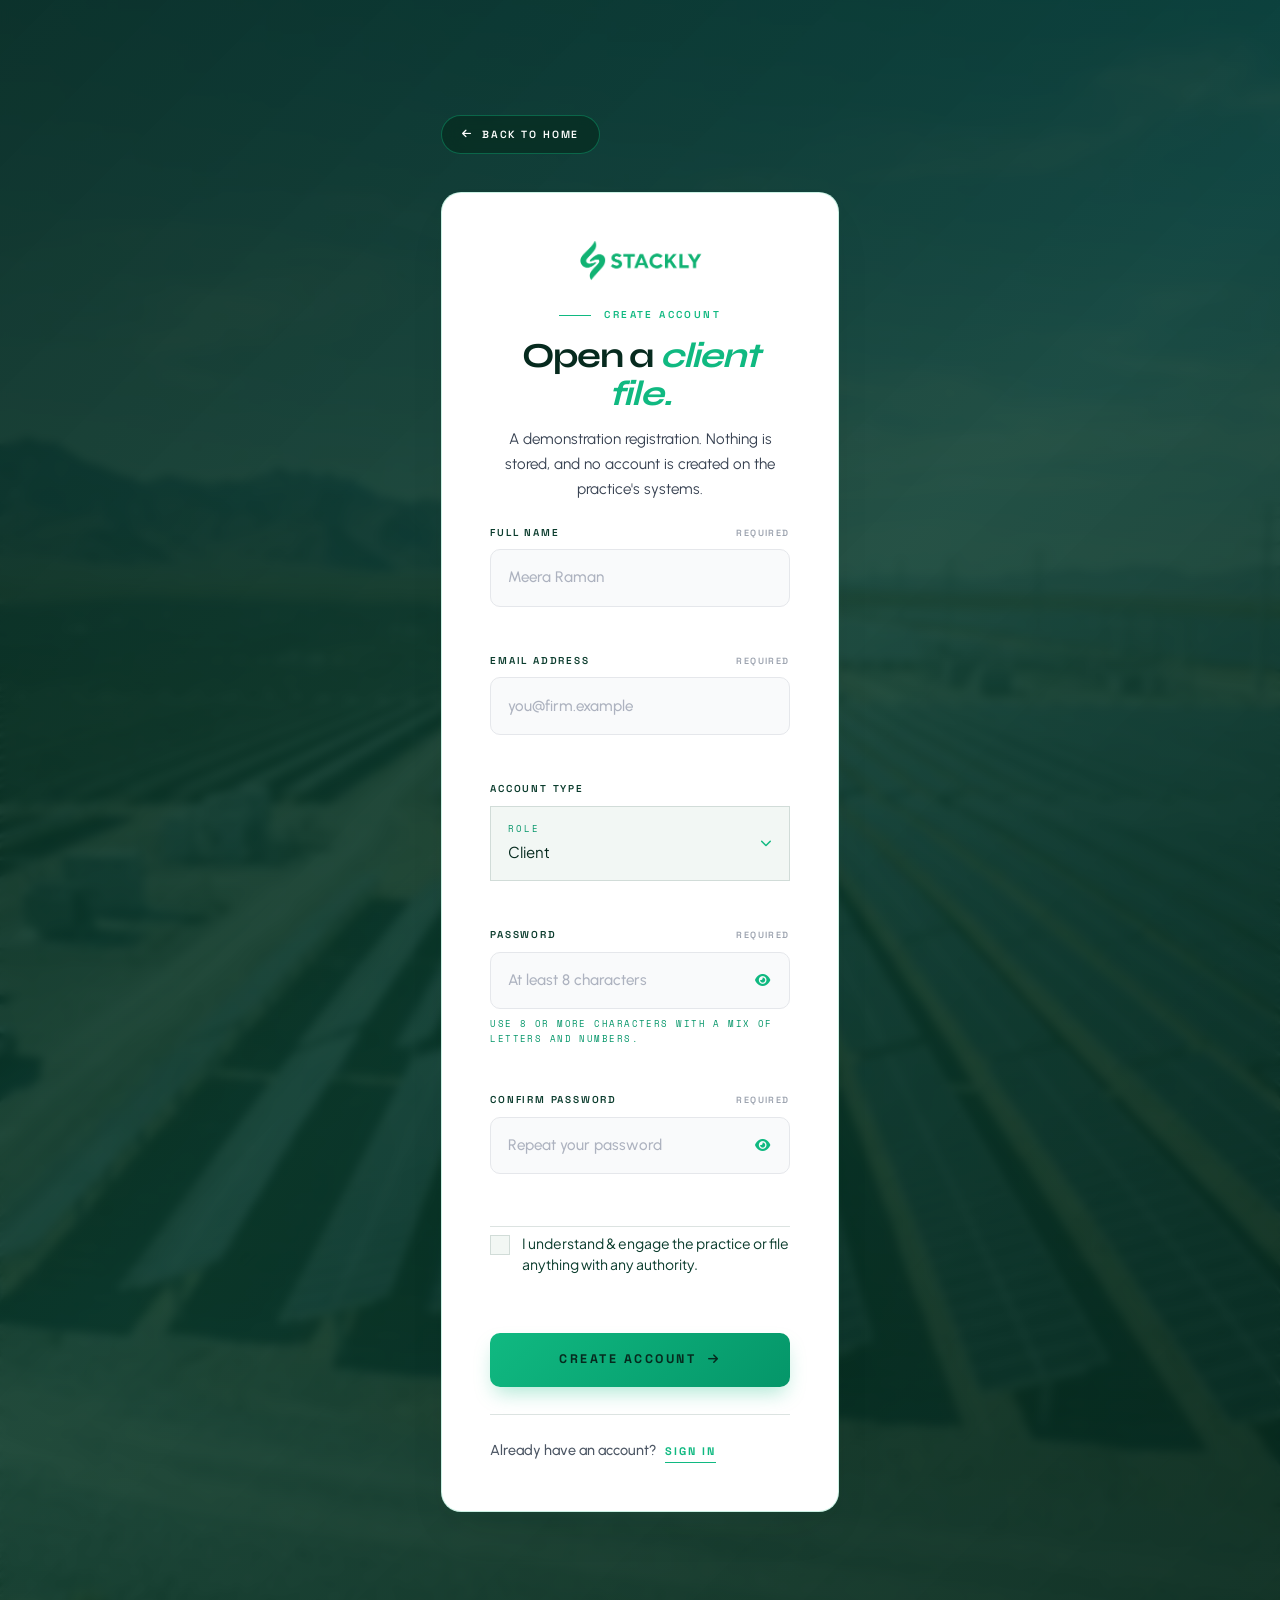
<file: html/signup.html>
<!DOCTYPE html>
<html lang="en">

<head>
    <meta charset="UTF-8">
    <meta name="viewport" content="width=device-width, initial-scale=1">
    <title>Create account — Stackly Renewable Energy</title>
    <meta name="description"
        content="Create a Stackly demonstration account to review filings, documents and engagement status.">

    <link rel="preconnect" href="https://fonts.googleapis.com">
    <link rel="preconnect" href="https://fonts.gstatic.com" crossorigin>
    <link
        href="https://fonts.googleapis.com/css2?family=Outfit:wght@300;400;500;600;700;800&family=Plus+Jakarta+Sans:ital,wght@0,300;0,400;0,500;0,600;0,700;1,400&family=Space+Grotesk:wght@400;500;600;700&family=Space+Mono:wght@400;700&family=Syne:wght@500;600;700;800&family=Urbanist:ital,wght@0,300;0,400;0,500;0,600;0,700;1,400&display=swap"
        rel="stylesheet">
    <link rel="stylesheet" href="https://cdnjs.cloudflare.com/ajax/libs/font-awesome/6.5.1/css/all.min.css">
    <link rel="stylesheet" href="../global.css">
    <link rel="stylesheet" href="../css/login.css">
    <link rel="stylesheet" href="../css/signup.css">
    <script>document.documentElement.classList.add('js-ready');</script>
</head>

<body>

    <main class="auth auth--signup">

        <!-- ============================ FORM PANEL ========================== -->
        <section class="auth__panel">

            <a class="auth__back" href="../index.html">
                <i class="fa-solid fa-arrow-left" aria-hidden="true"></i> Back to Home
            </a>

            <form class="auth__form" id="signupForm" novalidate>

                <a class="auth__logo brand" href="../index.html" aria-label="Stackly Renewable Energy — home">
                    <img src="../logo.webp" alt="Stackly logo">
                </a>

                <header class="auth__head">
                    <p class="auth__eyebrow">Create account</p>
                    <h2 class="auth__title">Open a <em>client file.</em></h2>
                    <p class="auth__sub">
                        A demonstration registration. Nothing is stored, and no account is
                        created on the practice's systems.
                    </p>
                </header>

                <p class="auth-alert" id="signupAlert" role="alert"></p>

                <!-- Full name -->
                <div class="auth-field" data-field="name">
                    <label for="suName">
                        Full name
                        <em>Required</em>
                    </label>
                    <div class="auth-field__wrap">
                        <input type="text" id="suName" name="name" autocomplete="name" placeholder="Meera Raman"
                            aria-describedby="suNameErr">
                    </div>
                    <span class="auth-field__err" id="suNameErr"></span>
                </div>

                <!-- Email -->
                <div class="auth-field" data-field="email">
                    <label for="suEmail">
                        Email address
                        <em>Required</em>
                    </label>
                    <div class="auth-field__wrap">
                        <input type="email" id="suEmail" name="email" autocomplete="email"
                            placeholder="you@firm.example" aria-describedby="suEmailErr">
                    </div>
                    <span class="auth-field__err" id="suEmailErr"></span>
                </div>

                <!-- Role select -->
                <div class="auth-field" data-field="role">
                    <label for="roleTrigger" id="roleLabel">Account type</label>

                    <div class="role-select" id="roleSelect">
                        <button type="button" class="role-select__trigger" id="roleTrigger" aria-haspopup="listbox"
                            aria-expanded="false" aria-labelledby="roleLabel roleValue">
                            <span class="role-select__trigger-inner">
                                <span class="role-select__label">Role</span>
                                <span class="role-select__value" id="roleValue">Client</span>
                            </span>
                            <i class="fa-solid fa-chevron-down role-select__chev" aria-hidden="true"></i>
                        </button>

                        <div class="role-select__list" role="listbox" id="roleListbox" aria-expanded="false"
                            aria-labelledby="roleLabel" tabindex="-1">
                            <div class="role-select__option" role="option" aria-selected="true" data-value="user">
                                <span>
                                    Client
                                    <small>File review · documents · engagement</small>
                                </span>
                            </div>
                            <div class="role-select__option" role="option" aria-selected="false" data-value="admin">
                                <span>
                                    Grid Operator
                                    <small>Practice overview · pipeline · registers</small>
                                </span>
                            </div>
                        </div>

                        <input type="hidden" name="role" id="roleInput" value="user">
                    </div>

                    <span class="auth-field__err" id="roleErr"></span>
                </div>

                <!-- Password -->
                <div class="auth-field" data-field="password">
                    <label for="suPassword">
                        Password
                        <em>Required</em>
                    </label>
                    <div class="auth-field__wrap">
                        <input type="password" id="suPassword" name="password" autocomplete="new-password"
                            placeholder="At least 8 characters" aria-describedby="suPasswordErr pwdHint">
                        <button type="button" class="pwd-toggle" id="pwdToggle" aria-label="Show password"
                            aria-pressed="false">
                            <i class="fa-solid fa-eye" aria-hidden="true"></i>
                        </button>
                    </div>
                    <span class="pwd-hint" id="pwdHint">Use 8 or more characters with a mix of letters and
                        numbers.</span>
                    <span class="auth-field__err" id="suPasswordErr"></span>
                </div>

                <!-- Confirm password -->
                <div class="auth-field" data-field="confirm">
                    <label for="suConfirm">
                        Confirm password
                        <em>Required</em>
                    </label>
                    <div class="auth-field__wrap">
                        <input type="password" id="suConfirm" name="confirm" autocomplete="new-password"
                            placeholder="Repeat your password" aria-describedby="suConfirmErr">
                        <button type="button" class="pwd-toggle" id="pwdToggleConfirm" aria-label="Show password"
                            aria-pressed="false">
                            <i class="fa-solid fa-eye" aria-hidden="true"></i>
                        </button>
                    </div>
                    <span class="auth-field__err" id="suConfirmErr"></span>
                </div>

                <!-- Terms -->
                <div class="auth-terms">
                    <label class="auth-check">
                        <input type="checkbox" id="suTerms" name="terms">
                        <span class="auth-check__box" aria-hidden="true"><i class="fa-solid fa-check"></i></span>
                        <span>
                            I understand & engage the practice or file anything with any authority.
                        </span>
                    </label>
                    <span class="auth-field__err" id="termsErr"></span>
                </div>

                <button type="submit" class="auth-submit">
                    Create account <i class="fa-solid fa-arrow-right" aria-hidden="true"></i>
                </button>

                <p class="auth__foot">
                    Already have an account? <a href="login.html">Sign in</a>
                </p>

            </form>

        </section>

      
    </main>

    <script>
        (function () {
            "use strict";

            var form = document.getElementById("signupForm");
            var alertEl = document.getElementById("signupAlert");

            var name = document.getElementById("suName");
            var email = document.getElementById("suEmail");
            var password = document.getElementById("suPassword");
            var confirm = document.getElementById("suConfirm");
            var terms = document.getElementById("suTerms");
            var pwdHint = document.getElementById("pwdHint");

            var pwdToggle = document.getElementById("pwdToggle");
            var pwdToggleConfirm = document.getElementById("pwdToggleConfirm");

            var roleSelect = document.getElementById("roleSelect");
            var roleTrigger = document.getElementById("roleTrigger");
            var roleListbox = document.getElementById("roleListbox");
            var roleOptions = roleListbox ? roleListbox.querySelectorAll(".role-select__option") : [];
            var roleInput = document.getElementById("roleInput");
            var roleValue = document.getElementById("roleValue");

            var focusIndex = 0;

            /* ------------------------- helpers ------------------------- */
            function setError(fieldName, message, errId) {
                var field = document.querySelector('.auth-field[data-field="' + fieldName + '"]');
                var err = errId ? document.getElementById(errId)
                    : (field ? field.querySelector(".auth-field__err") : null);
                if (field) field.classList.add("has-error");
                if (err) { err.textContent = message; err.classList.add("is-visible"); }
            }

            function clearError(fieldName, errId) {
                var field = document.querySelector('.auth-field[data-field="' + fieldName + '"]');
                var err = errId ? document.getElementById(errId)
                    : (field ? field.querySelector(".auth-field__err") : null);
                if (field) field.classList.remove("has-error");
                if (err) { err.textContent = ""; err.classList.remove("is-visible"); }
            }

            function clearAllErrors() {
                document.querySelectorAll(".auth-field").forEach(function (f) {
                    f.classList.remove("has-error");
                    var e = f.querySelector(".auth-field__err");
                    if (e) { e.textContent = ""; e.classList.remove("is-visible"); }
                });
                var t = document.getElementById("termsErr");
                if (t) { t.textContent = ""; t.classList.remove("is-visible"); }
                if (alertEl) { alertEl.textContent = ""; alertEl.classList.remove("is-visible", "is-success"); }
            }

            function isValidEmail(v) {
                return /^[^\s@]+@[^\s@]+\.[^\s@]{2,}$/.test(v);
            }

            function passwordScore(v) {
                if (!v) return 0;
                var score = 0;
                if (v.length >= 8) score++;
                if (/[A-Za-z]/.test(v) && /\d/.test(v)) score++;
                if (v.length >= 12) score++;
                if (/[^A-Za-z0-9]/.test(v)) score++;
                return score;
            }

            /* --------------------- password visibility ----------------- */
            function bindToggle(btn, input) {
                if (!btn || !input) return;
                btn.addEventListener("click", function () {
                    var isPwd = input.type === "password";
                    input.type = isPwd ? "text" : "password";
                    btn.setAttribute("aria-pressed", isPwd ? "true" : "false");
                    btn.setAttribute("aria-label", isPwd ? "Hide password" : "Show password");
                    var icon = btn.querySelector("i");
                    if (icon) {
                        icon.classList.toggle("fa-eye", !isPwd);
                        icon.classList.toggle("fa-eye-slash", isPwd);
                    }
                    input.focus();
                });
            }

            bindToggle(pwdToggle, password);
            bindToggle(pwdToggleConfirm, confirm);

            /* --------------------- password hint live ----------------- */
            if (password && pwdHint) {
                password.addEventListener("input", function () {
                    var v = password.value;
                    pwdHint.classList.remove("is-ok", "is-weak");

                    if (!v) {
                        pwdHint.textContent = "Use 8 or more characters with a mix of letters and numbers.";
                        return;
                    }

                    var score = passwordScore(v);

                    if (v.length < 8) {
                        pwdHint.textContent = "Too short — use 8 or more characters.";
                        pwdHint.classList.add("is-weak");
                    } else if (score < 2) {
                        pwdHint.textContent = "Add a mix of letters and numbers.";
                        pwdHint.classList.add("is-weak");
                    } else {
                        pwdHint.textContent = "Password strength looks reasonable.";
                        pwdHint.classList.add("is-ok");
                    }
                });
            }

            /* --------------------- custom role dropdown ---------------- */
            function openRole() {
                if (!roleSelect) return;
                roleSelect.classList.add("is-open");
                roleListbox.setAttribute("aria-expanded", "true");
                roleTrigger.setAttribute("aria-expanded", "true");
                roleOptions.forEach(function (opt, idx) {
                    if (opt.getAttribute("aria-selected") === "true") focusIndex = idx;
                    opt.classList.remove("is-focus");
                });
                if (roleOptions[focusIndex]) roleOptions[focusIndex].classList.add("is-focus");
            }

            function closeRole() {
                if (!roleSelect) return;
                roleSelect.classList.remove("is-open");
                roleListbox.setAttribute("aria-expanded", "false");
                roleTrigger.setAttribute("aria-expanded", "false");
                roleOptions.forEach(function (o) { o.classList.remove("is-focus"); });
            }

            function setRole(value, label) {
                if (roleInput) roleInput.value = value;
                if (roleValue) roleValue.textContent = label;
                roleOptions.forEach(function (opt) {
                    opt.setAttribute("aria-selected", opt.dataset.value === value ? "true" : "false");
                });
                clearError("role");
            }

            if (roleTrigger && roleListbox) {
                roleTrigger.addEventListener("click", function (e) {
                    e.preventDefault();
                    if (roleSelect.classList.contains("is-open")) closeRole();
                    else openRole();
                });

                roleOptions.forEach(function (opt, idx) {
                    opt.addEventListener("mouseenter", function () {
                        roleOptions.forEach(function (o) { o.classList.remove("is-focus"); });
                        opt.classList.add("is-focus");
                        focusIndex = idx;
                    });

                    opt.addEventListener("click", function () {
                        var label = opt.querySelector("span")
                            ? opt.querySelector("span").childNodes[0].textContent.trim()
                            : opt.textContent.trim();
                        setRole(opt.dataset.value, label);
                        closeRole();
                        roleTrigger.focus();
                    });
                });

                roleTrigger.addEventListener("keydown", function (e) {
                    var open = roleSelect.classList.contains("is-open");

                    if (e.key === "ArrowDown" || e.key === "ArrowUp") {
                        e.preventDefault();
                        if (!open) { openRole(); return; }
                        if (e.key === "ArrowDown") focusIndex = (focusIndex + 1) % roleOptions.length;
                        else focusIndex = (focusIndex - 1 + roleOptions.length) % roleOptions.length;
                        roleOptions.forEach(function (o) { o.classList.remove("is-focus"); });
                        if (roleOptions[focusIndex]) roleOptions[focusIndex].classList.add("is-focus");
                    }

                    if (e.key === "Enter" || e.key === " ") {
                        e.preventDefault();
                        if (!open) { openRole(); return; }
                        var opt = roleOptions[focusIndex];
                        if (opt) {
                            var label = opt.querySelector("span")
                                ? opt.querySelector("span").childNodes[0].textContent.trim()
                                : opt.textContent.trim();
                            setRole(opt.dataset.value, label);
                            closeRole();
                        }
                    }

                    if (e.key === "Escape" && open) { e.preventDefault(); closeRole(); }
                    if (e.key === "Tab" && open) { closeRole(); }
                });

                document.addEventListener("click", function (e) {
                    if (roleSelect && !roleSelect.contains(e.target)) closeRole();
                });

                document.addEventListener("keydown", function (e) {
                    if (e.key === "Escape" && roleSelect.classList.contains("is-open")) {
                        closeRole();
                        roleTrigger.focus();
                    }
                });
            }

            /* ------------------------ live clearing -------------------- */
            [name, email, password, confirm].forEach(function (el) {
                if (!el) return;
                el.addEventListener("input", function () {
                    clearError(el.name);
                    if (alertEl) { alertEl.textContent = ""; alertEl.classList.remove("is-visible", "is-success"); }
                });
            });

            if (terms) {
                terms.addEventListener("change", function () {
                    var t = document.getElementById("termsErr");
                    if (t) { t.textContent = ""; t.classList.remove("is-visible"); }
                });
            }

            /* ---------------------------- submit ----------------------- */
            if (form) {
                form.addEventListener("submit", function (e) {
                    e.preventDefault();
                    clearAllErrors();
                    var ok = true;

                    var nameValue = name ? name.value.trim() : "";
                    var emailValue = email ? email.value.trim() : "";
                    var pwdValue = password ? password.value : "";
                    var confirmValue = confirm ? confirm.value : "";

                    if (!nameValue) {
                        setError("name", "Enter your name", "suNameErr"); ok = false;
                    } else if (nameValue.length < 2) {
                        setError("name", "Name is too short", "suNameErr"); ok = false;
                    }

                    if (!emailValue) {
                        setError("email", "Enter an email address", "suEmailErr"); ok = false;
                    } else if (!isValidEmail(emailValue)) {
                        setError("email", "That email address does not look right", "suEmailErr"); ok = false;
                    }

                    if (!pwdValue) {
                        setError("password", "Enter a password", "suPasswordErr"); ok = false;
                    } else if (pwdValue.length < 8) {
                        setError("password", "Use at least 8 characters", "suPasswordErr"); ok = false;
                    }

                    if (!confirmValue) {
                        setError("confirm", "Repeat your password", "suConfirmErr"); ok = false;
                    } else if (confirmValue !== pwdValue) {
                        setError("confirm", "Passwords do not match", "suConfirmErr"); ok = false;
                    }

                    if (terms && !terms.checked) {
                        var t = document.getElementById("termsErr");
                        if (t) { t.textContent = "Please acknowledge the demonstration notice"; t.classList.add("is-visible"); }
                        ok = false;
                    }

                    if (!ok) {
                        if (alertEl) {
                            alertEl.textContent = "Please correct the highlighted fields";
                            alertEl.classList.remove("is-success");
                            alertEl.classList.add("is-visible");
                        }
                        return;
                    }

                    if (alertEl) {
                        alertEl.textContent = "Creating account... Redirecting to login";
                        alertEl.classList.add("is-success", "is-visible");
                    }
                    var submitBtn = form.querySelector('.auth-submit');
                    if (submitBtn) {
                        submitBtn.innerHTML = 'Creating account... <i class="fa-solid fa-spinner fa-spin" aria-hidden="true"></i>';
                        submitBtn.disabled = true;
                    }

                    /* Demonstration signup — do NOT persist anything. */
                    setTimeout(function() {
                        form.reset();
                        clearAllErrors();
                        setRole("user", "Client");
                        closeRole();

                        window.location.href = "login.html";
                    }, 1200);
                });
            }

            /* ------------------ bfcache / pageshow clear --------------- */
            window.addEventListener("pageshow", function (e) {
                var nav = performance.getEntriesByType
                    ? performance.getEntriesByType("navigation")[0]
                    : null;
                var isBack = e.persisted || (nav && nav.type === "back_forward");

                if (isBack && form) {
                    form.reset();
                    clearAllErrors();
                    setRole("user", "Client");
                    closeRole();
                    if (pwdHint) {
                        pwdHint.classList.remove("is-ok", "is-weak");
                        pwdHint.textContent = "Use 8 or more characters with a mix of letters and numbers.";
                    }
                    var submitBtn = form.querySelector('.auth-submit');
                    if (submitBtn) {
                        submitBtn.disabled = false;
                        submitBtn.innerHTML = 'Create account <i class="fa-solid fa-arrow-right" aria-hidden="true"></i>';
                    }
                }
            });

        })();
    </script>

</body>

</html>
</file>
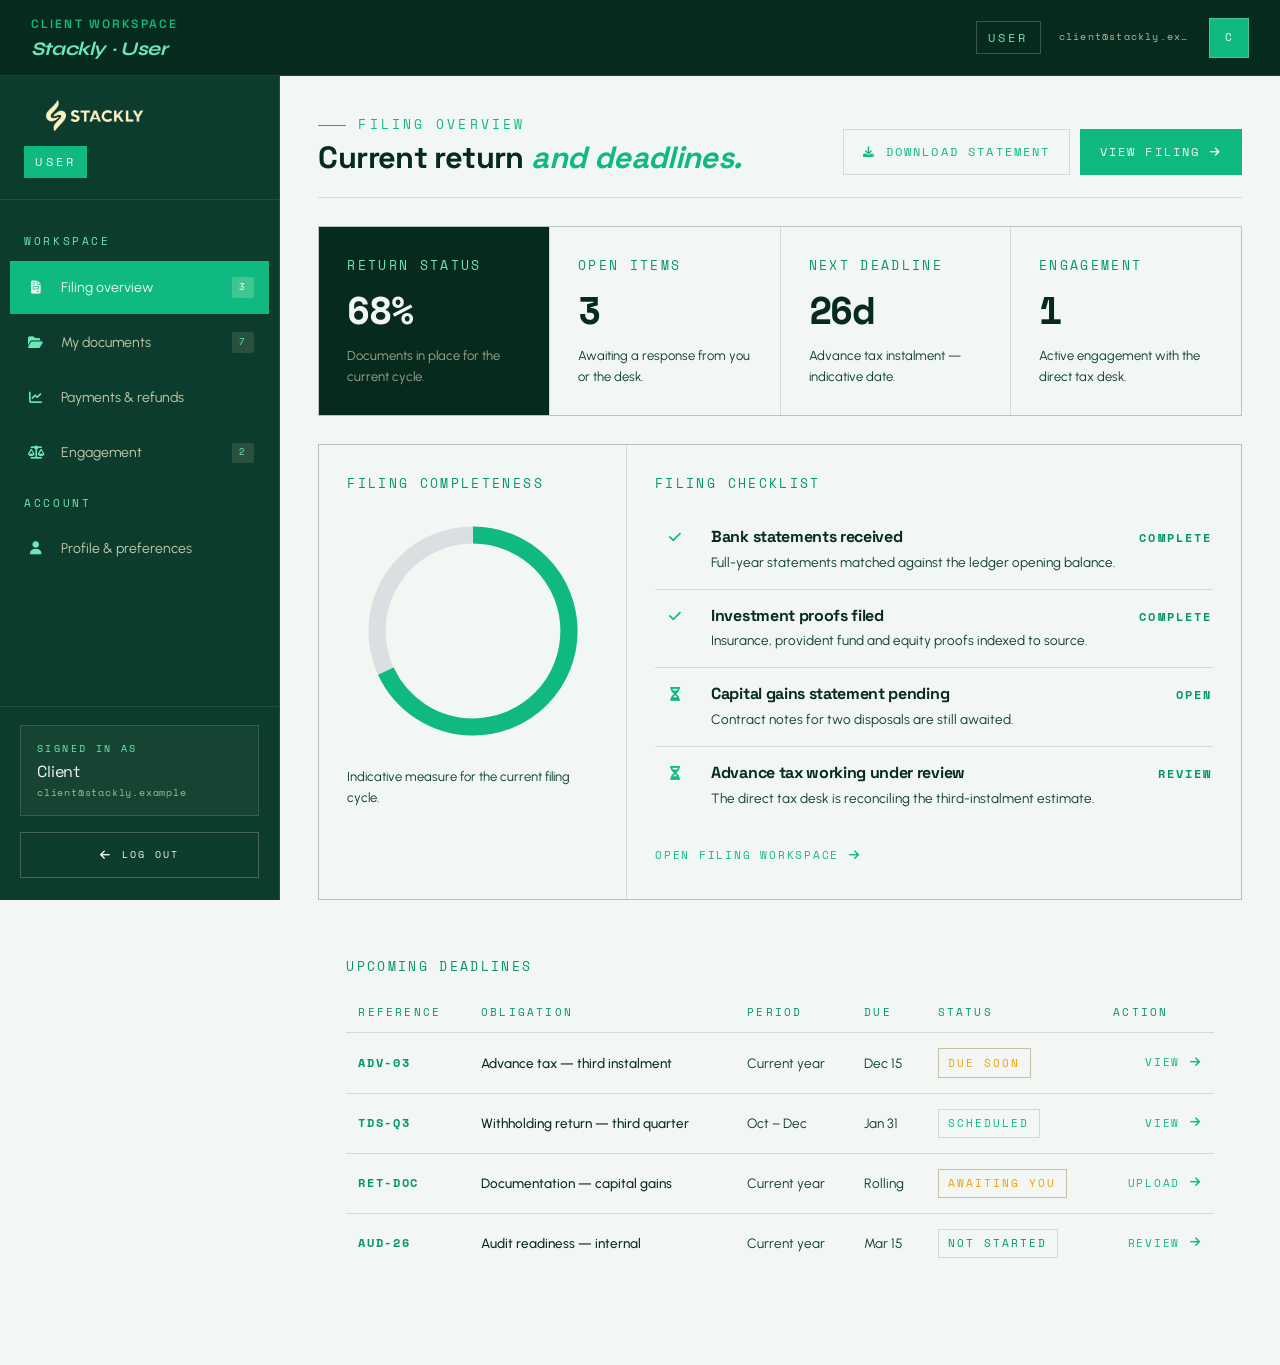
<file: html/user.html>
<!DOCTYPE html>
<html lang="en">

<head>
    <meta charset="UTF-8">
    <meta name="viewport" content="width=device-width, initial-scale=1">
    <title>Client Energy Portal — Stackly Renewable Energy</title>
    <meta name="robots" content="noindex">

    <link rel="preconnect" href="https://fonts.googleapis.com">
    <link rel="preconnect" href="https://fonts.gstatic.com" crossorigin>
    <link
        href="https://fonts.googleapis.com/css2?family=Outfit:wght@300;400;500;600;700;800&family=Plus+Jakarta+Sans:ital,wght@0,300;0,400;0,500;0,600;0,700;1,400&family=Space+Grotesk:wght@400;500;600;700&family=Space+Mono:wght@400;700&family=Syne:wght@500;600;700;800&family=Urbanist:ital,wght@0,300;0,400;0,500;0,600;0,700;1,400&display=swap"
        rel="stylesheet">
    <link rel="stylesheet" href="https://cdnjs.cloudflare.com/ajax/libs/font-awesome/6.5.1/css/all.min.css">
    <link rel="stylesheet" href="../global.css">

    <style>
        /* ============================================================
   USER DASHBOARD — styles live inline per spec (§3, §48)
   Deep Ink Navy header · Parchment canvas · Advisory Blue accents
   ============================================================ */

        :root {
            --font-display: 'Space Grotesk', 'Outfit', sans-serif;
            --font-body: 'Urbanist', 'Plus Jakarta Sans', sans-serif;
            --font-mono: 'Space Mono', monospace;
            --font-title: 'Syne', 'Outfit', sans-serif;
            --dash-header-h: 76px;
            --dash-sidebar-w: 280px;
        }

        body.dash-body {
            font-family: var(--font-body);
            background: var(--paper);
            color: var(--ink-900);
            min-height: 100vh;
            overflow-x: hidden;
        }

        h1, h2, h3, h4, .h-display, .dash-head__title, .sec-head h2 {
            font-family: 'Space Grotesk', var(--font-display), sans-serif !important;
            font-weight: 700 !important;
            letter-spacing: -.02em !important;
        }

        .dash-header__welcome h1, .dash-hero__title {
            font-family: 'Syne', var(--font-display), sans-serif !important;
            font-weight: 700 !important;
        }

        .dash-header__welcome p, .eyebrow, .dash-eyebrow, dt {
            font-family: 'Space Grotesk', var(--font-mono), monospace !important;
            font-weight: 600 !important;
            letter-spacing: .18em !important;
            color: #10B981 !important;
        }

        .stat-card__val, .dash-stat__val, .mono, [data-count] {
            font-family: 'Space Mono', monospace !important;
            font-weight: 700 !important;
        }

        /* ========================== HEADER ============================= */
        .dash-header {
            position: fixed;
            top: 0;
            left: 0;
            right: 0;
            height: var(--dash-header-h);
            z-index: 800;
            background: var(--ink-900);
            color: var(--paper);
            display: flex;
            align-items: center;
            gap: 1.5rem;
            padding-inline: clamp(1rem, 2.4vw, 2rem);
            border-bottom: 1px solid rgba(252, 241, 208, .12);
        }

        .dash-hamburger {
            display: none;
            width: 44px;
            height: 44px;
            flex-direction: column;
            align-items: center;
            justify-content: center;
            gap: 5px;
            border: 1px solid rgba(252, 241, 208, .22);
            color: var(--paper);
            flex: none;
        }

        .dash-hamburger span {
            display: block;
            width: 20px;
            height: 1.5px;
            background: var(--paper);
            transition: transform .4s var(--ease-out), opacity .3s var(--ease-out);
        }

        .dash-hamburger.is-open span:nth-child(1) {
            transform: translateY(6.5px) rotate(45deg);
        }

        .dash-hamburger.is-open span:nth-child(2) {
            opacity: 0;
        }

        .dash-hamburger.is-open span:nth-child(3) {
            transform: translateY(-6.5px) rotate(-45deg);
        }

        .dash-header__welcome {
            display: flex;
            flex-direction: column;
            gap: .2rem;
            min-width: 0;
        }

        .dash-header__welcome p {
            font-family: var(--font-mono);
            font-size: .75rem;
            letter-spacing: .24em;
            text-transform: uppercase;
            color: var(--navy-200);
            font-weight: 500;
        }

        .dash-header__welcome h1 {
            font-family: var(--font-display);
            font-size: clamp(1.02rem, 1.5vw, 1.22rem);
            line-height: 1.1;
            letter-spacing: -.012em;
            color: var(--paper);
            font-weight: 400;
        }

        .dash-header__welcome h1 span {
            color: var(--navy-200);
            font-style: italic;
        }

        .dash-header__meta {
            margin-left: auto;
            display: flex;
            align-items: center;
            gap: 1.15rem;
        }

        .dash-header__role {
            font-family: var(--font-mono);
            font-size: .75rem;
            letter-spacing: .24em;
            text-transform: uppercase;
            color: var(--navy-200);
            border: 1px solid rgba(252, 241, 208, .22);
            padding: .38rem .72rem;
            font-weight: 500;
        }

        .dash-header__email {
            font-family: var(--font-mono);
            font-size: .625rem;
            letter-spacing: .12em;
            color: rgba(252, 241, 208, .72);
            max-width: 22ch;
            overflow: hidden;
            text-overflow: ellipsis;
            white-space: nowrap;
        }

        .dash-header__profile {
            width: 40px;
            height: 40px;
            border: 1px solid rgba(252, 241, 208, .22);
            display: grid;
            place-items: center;
            font-family: var(--font-mono);
            font-size: .6875rem;
            letter-spacing: .1em;
            color: var(--paper);
            background: var(--navy-600);
            flex: none;
        }

        /* ========================== LAYOUT ============================= */
        .dash-layout {
            display: grid;
            grid-template-columns: var(--dash-sidebar-w) 1fr;
            grid-template-areas: "sidebar main";
            min-height: 100vh;
            padding-top: var(--dash-header-h);
            max-width: 100vw;
            overflow-x: clip;
        }

        .dash-sidebar {
            grid-area: sidebar;
        }

        .dash-main {
            grid-area: main;
            min-width: 0;
            max-width: 100%;
            overflow-x: clip;
        }

        /* ========================== SIDEBAR ============================ */
        .dash-sidebar {
            position: fixed;
            top: var(--dash-header-h);
            bottom: 0;
            width: var(--dash-sidebar-w);
            left: 0;
            background: var(--navy-800);
            color: var(--paper);
            display: flex;
            flex-direction: column;
            border-right: 1px solid rgba(252, 241, 208, .1);
            z-index: 700;
            overflow-y: auto;
            scrollbar-width: none;
            -ms-overflow-style: none;
        }

        .dash-sidebar::-webkit-scrollbar {
            display: none;
        }

        .dash-sidebar__top {
            padding: 1.5rem 1.5rem 1.35rem;
            border-bottom: 1px solid rgba(252, 241, 208, .1);
            display: flex;
            flex-direction: column;
            gap: .85rem;
            position: relative;
        }

        .dash-brand {
            display: inline-flex;
            align-items: center;
            gap: .75rem;
            color: var(--paper);
        }

        .dash-brand img {
            width: 140px;
            height: 32px;
            object-fit: contain;
            filter: brightness(0) saturate(100%) invert(94%) sepia(18%) saturate(688%) hue-rotate(326deg) brightness(105%) contrast(97%) !important;
        }

        .dash-brand__name {
            display: flex;
            flex-direction: column;
            font-family: var(--font-display);
            font-size: 1rem;
            line-height: 1.05;
            letter-spacing: -.01em;
        }

        .dash-brand__name em {
            font-family: var(--font-mono);
            font-style: normal;
            font-size: .5rem;
            letter-spacing: .22em;
            text-transform: uppercase;
            color: var(--navy-200);
            margin-top: .28rem;
        }

        .dash-role-chip {
            align-self: flex-start;
            font-family: var(--font-mono);
            font-size: .75rem;
            letter-spacing: .26em;
            text-transform: uppercase;
            color: var(--paper);
            background: var(--navy-600);
            border: 1px solid var(--navy-600);
            padding: .32rem .65rem;
            font-weight: 500;
        }

        .dash-drawer-close {
            display: none;
            position: absolute;
            top: 1.5rem;
            right: 1.5rem;
            width: 42px;
            height: 42px;
            border: 1px solid rgba(252, 241, 208, .22);
            color: var(--paper);
            font-size: 1rem;
            place-items: center;
        }

        /* -------------------------- NAV -------------------------------- */
        .dash-nav {
            flex: 1;
            padding: 1.25rem .65rem;
            display: flex;
            flex-direction: column;
            gap: .18rem;
        }

        .dash-nav__label {
            font-family: var(--font-mono);
            font-size: .6875rem;
            letter-spacing: .24em;
            text-transform: uppercase;
            color: var(--navy-200);
            padding: .75rem .85rem .5rem;
            font-weight: 500;
        }

        .dash-nav__item {
            display: grid;
            grid-template-columns: 22px 1fr auto;
            gap: .85rem;
            align-items: center;
            width: 100%;
            text-align: left;
            padding: .85rem .85rem;
            font-family: var(--font-body);
            font-size: .875rem;
            color: rgba(252, 241, 208, .78);
            border: 1px solid transparent;
            transition: background-color .3s var(--ease-out),
                color .3s var(--ease-out),
                border-color .3s var(--ease-out);
        }

        .dash-nav__item i {
            font-size: .82rem;
            color: var(--navy-200);
            text-align: center;
            transition: color .3s var(--ease-out);
        }

        .dash-nav__item:hover {
            color: var(--paper);
            background: rgba(252, 241, 208, .06);
        }

        .dash-nav__item:hover i {
            color: var(--paper);
        }

        .dash-nav__item.is-active {
            color: var(--paper);
            background: var(--navy-600);
            border-color: var(--navy-600);
        }

        .dash-nav__item.is-active i {
            color: var(--paper);
        }

        .dash-nav__badge {
            font-family: var(--font-mono);
            font-size: .5625rem;
            letter-spacing: .16em;
            color: var(--navy-200);
            background: rgba(252, 241, 208, .12);
            padding: .18rem .45rem;
            border-radius: 2px;
            font-variant-numeric: tabular-nums;
        }

        .dash-nav__item.is-active .dash-nav__badge {
            background: rgba(252, 241, 208, .22);
            color: var(--paper);
        }

        /* ----------------------- SIDEBAR FOOT -------------------------- */
        .dash-sidebar__foot {
            padding: 1.1rem 1.25rem 1.35rem;
            border-top: 1px solid rgba(252, 241, 208, .1);
            display: flex;
            flex-direction: column;
            gap: 1rem;
        }

        .dash-identity {
            display: flex;
            flex-direction: column;
            gap: .3rem;
            padding: .95rem 1rem;
            border: 1px solid rgba(252, 241, 208, .14);
            background: rgba(252, 241, 208, .04);
        }

        .dash-identity__label {
            font-family: var(--font-mono);
            font-size: .625rem;
            letter-spacing: .24em;
            text-transform: uppercase;
            color: var(--navy-200);
            font-weight: 500;
        }

        .dash-identity__name {
            font-family: var(--font-display);
            font-size: 1rem;
            letter-spacing: -.01em;
            color: var(--paper);
            line-height: 1.2;
        }

        .dash-identity__email {
            font-family: var(--font-mono);
            font-size: .625rem;
            letter-spacing: .08em;
            color: rgba(252, 241, 208, .66);
            word-break: break-all;
            line-height: 1.4;
        }

        .dash-logout {
            display: inline-flex;
            align-items: center;
            justify-content: center;
            gap: .65rem;
            min-height: 46px;
            width: 100%;
            font-family: var(--font-mono);
            font-size: .625rem;
            letter-spacing: .22em;
            text-transform: uppercase;
            color: var(--paper);
            background: transparent;
            border: 1px solid rgba(252, 241, 208, .24);
            transition: background-color .35s var(--ease-out),
                color .35s var(--ease-out),
                border-color .35s var(--ease-out);
        }

        .dash-logout:hover {
            background: var(--paper);
            color: var(--ink-900);
            border-color: var(--paper);
        }

        .dash-logout i {
            font-size: .7rem;
        }

        /* --------------------------- SCRIM ----------------------------- */
        .dash-scrim {
            position: fixed;
            inset: 0;
            background: rgba(1, 7, 56, .62);
            z-index: 690;
            opacity: 0;
            visibility: hidden;
            transition: opacity .4s var(--ease-out), visibility 0s linear .4s;
        }

        .dash-scrim.is-open {
            opacity: 1;
            visibility: visible;
            transition: opacity .4s var(--ease-out), visibility 0s;
        }

        /* ========================== MAIN =============================== */
        .dash-main {
            padding: clamp(1.75rem, 3vw, 2.5rem) clamp(1.5rem, 3vw, 2.5rem) 4rem;
            display: flex;
            flex-direction: column;
            gap: 1.75rem;
        }

        .dash-panel {
            display: none;
            flex-direction: column;
            gap: 1.75rem;
        }

        .dash-panel.is-active {
            display: flex;
        }

        .dash-panel__head {
            display: flex;
            flex-wrap: wrap;
            align-items: flex-end;
            justify-content: space-between;
            gap: 1.25rem;
            padding-bottom: 1.35rem;
            border-bottom: 1px solid var(--rule);
        }

        .dash-panel__head h2 {
            font-family: var(--font-display);
            font-size: clamp(1.5rem, 2.4vw, 2rem);
            line-height: 1.1;
            letter-spacing: -.02em;
            margin-top: .35rem;
        }

        .dash-panel__head h2 em {
            font-style: italic;
            color: var(--navy-600);
        }

        .dash-panel__eyebrow {
            font-family: var(--font-mono);
            font-size: .8125rem;
            letter-spacing: .24em;
            text-transform: uppercase;
            color: var(--navy-600);
            display: flex;
            align-items: center;
            gap: .75rem;
            font-weight: 500;
        }

        .dash-panel__eyebrow::before {
            content: "";
            width: 28px;
            height: 1px;
            background: var(--navy-600);
        }

        .dash-panel__actions {
            display: flex;
            flex-wrap: wrap;
            gap: .65rem;
        }

        .dash-btn {
            display: inline-flex;
            align-items: center;
            justify-content: center;
            gap: .6rem;
            min-height: 44px;
            padding: .75rem 1.15rem;
            font-family: var(--font-mono);
            font-size: .75rem;
            letter-spacing: .18em;
            text-transform: uppercase;
            border: 1px solid transparent;
            font-weight: 500;
            transition: background-color .3s var(--ease-out),
                color .3s var(--ease-out),
                border-color .3s var(--ease-out),
                transform .3s var(--ease-out);
        }

        .dash-btn i {
            font-size: .68rem;
            transition: transform .35s var(--ease-out);
        }

        .dash-btn:hover i {
            transform: translateX(4px);
        }

        .dash-btn--solid {
            background: var(--navy-600);
            color: var(--paper);
            border-color: var(--navy-600);
        }

        .dash-btn--solid:hover {
            background: var(--ink-900);
            border-color: var(--ink-900);
        }

        .dash-btn--outline {
            background: transparent;
            color: var(--navy-600);
            border-color: var(--rule);
        }

        .dash-btn--outline:hover {
            border-color: var(--navy-600);
            background: rgba(34, 57, 111, .05);
        }

        /* --------------------- DASH NOTE STRIP ------------------------- */
        .dash-note {
            font-family: var(--font-mono);
            font-size: .6875rem;
            letter-spacing: .18em;
            text-transform: uppercase;
            color: var(--navy-400);
            background: rgba(13, 28, 66, .04);
            border-left: 2px solid var(--navy-400);
            padding: .85rem 1rem;
            line-height: 1.65;
        }

        /* ---------------------------- GRIDS ---------------------------- */
        .dash-grid {
            display: grid;
            gap: 1px;
            background: var(--rule);
            border: 1px solid var(--rule);
        }

        .dash-grid--2 {
            grid-template-columns: repeat(2, 1fr);
        }

        .dash-grid--3 {
            grid-template-columns: repeat(3, 1fr);
        }

        .dash-grid--4 {
            grid-template-columns: repeat(4, 1fr);
        }

        .dash-grid--1-2 {
            grid-template-columns: 1fr 2fr;
        }

        .dash-grid--2-1 {
            grid-template-columns: 2fr 1fr;
        }

        .dash-card {
            background: var(--paper);
            padding: clamp(1.25rem, 2.2vw, 1.75rem);
            display: flex;
            flex-direction: column;
            gap: 1rem;
            min-width: 0;
        }

        .dash-card--dark {
            background: var(--ink-900);
            color: var(--paper);
        }

        .dash-card--dark .dash-card__label {
            color: var(--navy-200);
        }

        .dash-card--dark .dash-card__value {
            color: var(--paper);
        }

        .dash-card--dark .dash-card__note {
            color: rgba(252, 241, 208, .62);
        }

        .dash-card__label {
            font-family: var(--font-mono);
            font-size: .8125rem;
            letter-spacing: .18em;
            text-transform: uppercase;
            color: var(--navy-400);
            display: flex;
            align-items: center;
            justify-content: space-between;
            gap: 1rem;
            font-weight: 500;
        }

        .dash-card__value {
            font-family: var(--font-display);
            font-size: clamp(1.75rem, 3vw, 2.35rem);
            line-height: 1;
            letter-spacing: -.028em;
            font-variant-numeric: tabular-nums;
            color: var(--ink-900);
        }

        .dash-card__value small {
            display: block;
            font-family: var(--font-mono);
            font-size: .625rem;
            letter-spacing: .16em;
            text-transform: uppercase;
            color: var(--navy-400);
            margin-top: .55rem;
            font-weight: 400;
        }

        .dash-card__note {
            font-size: .8125rem;
            line-height: 1.6;
            color: var(--navy-800);
        }

        /* --------------------------- CHART BOX ------------------------- */
        .chart {
            position: relative;
            margin: 0;
            width: 100%;
        }

        .chart svg {
            width: 100%;
            height: auto;
            display: block;
        }

        .chart--square {
            aspect-ratio: 1 / 1;
            max-width: 240px;
            margin-inline: auto;
        }

        .chart--line {
            aspect-ratio: 3 / 1;
        }

        .chart--spark {
            aspect-ratio: 6 / 1;
        }

        .chart__axis {
            font-family: var(--font-mono);
            font-size: .6875rem;
            letter-spacing: .12em;
            text-transform: uppercase;
            fill: var(--chart-axis);
            font-variant-numeric: tabular-nums;
        }

        .chart__grid-line {
            stroke: var(--chart-grid);
            stroke-width: 1;
        }

        .chart__line {
            fill: none;
            stroke: var(--chart-1);
            stroke-width: 2;
            stroke-linejoin: round;
            stroke-linecap: round;
        }

        .chart__area {
            fill: rgba(34, 57, 111, .12);
            stroke: none;
        }

        .chart__spark {
            fill: none;
            stroke: var(--navy-600);
            stroke-width: 1.6;
            stroke-linecap: round;
            stroke-linejoin: round;
        }

        .chart__dot {
            fill: var(--paper);
            stroke: var(--navy-600);
            stroke-width: 2;
            cursor: pointer;
            transition: r .2s var(--ease-out);
        }

        .chart__dot:hover,
        .chart__dot:focus {
            r: 6;
            outline: none;
        }

        .chart__donut-track {
            fill: none;
            stroke: rgba(13, 28, 66, .1);
            stroke-width: 22;
        }

        .chart__donut-seg {
            fill: none;
            stroke-width: 22;
            transition: stroke-dashoffset 1.1s var(--ease-out);
        }

        .chart__gauge-track {
            fill: none;
            stroke: rgba(13, 28, 66, .1);
            stroke-width: 10;
        }

        .chart__gauge-bar {
            fill: none;
            stroke: var(--navy-600);
            stroke-width: 10;
            transition: stroke-dashoffset 1.4s var(--ease-out);
        }

        /* tooltip */
        .chart__tip {
            position: absolute;
            pointer-events: none;
            background: var(--ink-900);
            color: var(--paper);
            font-family: var(--font-mono);
            font-size: .5625rem;
            letter-spacing: .14em;
            text-transform: uppercase;
            padding: .5rem .7rem;
            border: 1px solid rgba(252, 241, 208, .22);
            white-space: nowrap;
            opacity: 0;
            transform: translate3d(-50%, -125%, 0);
            transition: opacity .2s var(--ease-out);
            z-index: 5;
            font-variant-numeric: tabular-nums;
        }

        .chart__tip.is-visible {
            opacity: 1;
        }

        .chart__tip b {
            display: block;
            color: var(--navy-200);
            font-weight: 400;
            font-size: .5rem;
            letter-spacing: .22em;
            margin-bottom: .2rem;
        }

        /* -------------------------- PROGRESS --------------------------- */
        .prog-list {
            display: flex;
            flex-direction: column;
            gap: 1.15rem;
        }

        .prog {
            display: flex;
            flex-direction: column;
            gap: .5rem;
        }

        .prog__head {
            display: flex;
            align-items: baseline;
            justify-content: space-between;
            gap: 1rem;
        }

        .prog__label {
            font-size: .875rem;
            color: var(--ink-900);
            line-height: 1.4;
        }

        .prog__val {
            font-family: var(--font-mono);
            font-size: .625rem;
            letter-spacing: .16em;
            color: var(--navy-400);
            font-variant-numeric: tabular-nums;
            white-space: nowrap;
        }

        .prog__track {
            height: 8px;
            background: rgba(13, 28, 66, .09);
            overflow: hidden;
        }

        .prog__fill {
            height: 100%;
            background: var(--navy-600);
            transform: scaleX(0);
            transform-origin: left;
            transition: transform 1.2s var(--ease-out);
        }

        .prog__fill.is-in {
            transform: scaleX(1);
        }

        .prog__fill--warn {
            background: var(--state-warn);
        }

        .prog__fill--ok {
            background: var(--state-ok);
        }

        /* ------------------------ HORIZ BARS --------------------------- */
        .hbars {
            display: flex;
            flex-direction: column;
            gap: .95rem;
        }

        .hbar {
            display: grid;
            grid-template-columns: 118px 1fr 56px;
            gap: .85rem;
            align-items: center;
            font-size: .8125rem;
        }

        .hbar__label {
            font-family: var(--font-mono);
            font-size: .6875rem;
            letter-spacing: .16em;
            text-transform: uppercase;
            color: var(--navy-400);
            line-height: 1.3;
            font-weight: 500;
        }

        .hbar__track {
            height: 10px;
            background: rgba(13, 28, 66, .08);
            overflow: hidden;
        }

        .hbar__fill {
            height: 100%;
            background: var(--chart-1);
            transform: scaleX(0);
            transform-origin: left;
            transition: transform 1.1s var(--ease-out);
        }

        .hbar__fill.is-in {
            transform: scaleX(1);
        }

        .hbar__fill--2 {
            background: var(--chart-2);
        }

        .hbar__fill--3 {
            background: var(--chart-3);
        }

        .hbar__fill--4 {
            background: var(--chart-4);
        }

        .hbar__fill--5 {
            background: var(--chart-6);
        }

        .hbar__val {
            text-align: right;
            font-family: var(--font-mono);
            font-size: .625rem;
            letter-spacing: .12em;
            color: var(--navy-800);
            font-variant-numeric: tabular-nums;
        }

        /* Area Trend Chart */
        .chart--area {
            aspect-ratio: 2.8 / 1;
        }

        .chart__area-fill {
            fill: url(#areaGrad);
            opacity: 0;
            transition: opacity 1.2s var(--ease-out);
        }

        .chart__area-fill.is-in {
            opacity: 1;
        }

        /* -------------------------- TABLES ----------------------------- */
        .dash-table-wrap {
            width: 100%;
            overflow-x: auto;
            -webkit-overflow-scrolling: touch;
        }

        .dash-table {
            width: 100%;
            border-collapse: collapse;
            font-size: .8438rem;
            min-width: 580px;
        }

        .dash-table thead th {
            text-align: left;
            font-family: var(--font-mono);
            font-size: .6875rem;
            letter-spacing: .2em;
            text-transform: uppercase;
            color: var(--navy-400);
            font-weight: 500;
            padding: .6rem .75rem .7rem;
            border-bottom: 1px solid var(--rule);
            white-space: nowrap;
        }

        .dash-table td {
            padding: .9rem .75rem;
            border-bottom: 1px solid var(--rule);
            color: var(--navy-800);
            font-variant-numeric: tabular-nums;
            vertical-align: middle;
        }

        .dash-table tbody tr:last-child td {
            border-bottom: 0;
        }

        .dash-table tbody tr:hover {
            background: rgba(13, 28, 66, .025);
        }

        .dash-table td:last-child {
            text-align: right;
            white-space: nowrap;
        }

        .dash-table .mono {
            font-family: var(--font-mono);
            font-size: .75rem;
            letter-spacing: .14em;
            color: var(--navy-400);
            text-transform: uppercase;
            font-weight: 500;
        }

        .dash-table .strong {
            color: var(--ink-900);
            font-weight: 500;
        }

        .tag {
            display: inline-block;
            font-family: var(--font-mono);
            font-size: .6875rem;
            letter-spacing: .18em;
            text-transform: uppercase;
            padding: .28rem .6rem;
            border: 1px solid var(--rule);
            color: var(--navy-600);
            white-space: nowrap;
            font-weight: 500;
        }

        .tag--ok {
            color: var(--state-ok);
            border-color: rgba(63, 107, 87, .4);
        }

        .tag--warn {
            color: var(--state-warn);
            border-color: rgba(138, 106, 46, .4);
        }

        .tag--soft {
            color: var(--navy-400);
        }

        /* ----------------------- TIMELINE STRIP ------------------------ */
        .timeline {
            display: flex;
            flex-direction: column;
            gap: .65rem;
            font-family: var(--font-mono);
            font-size: .5625rem;
            letter-spacing: .16em;
            text-transform: uppercase;
            color: var(--navy-400);
            font-variant-numeric: tabular-nums;
        }

        .timeline__axis {
            display: grid;
            grid-template-columns: repeat(12, 1fr);
            gap: 2px;
            padding-bottom: .5rem;
            border-bottom: 1px solid var(--rule);
        }

        .timeline__axis span {
            text-align: center;
        }

        .timeline__rows {
            display: flex;
            flex-direction: column;
            gap: .55rem;
        }

        .tl-row {
            display: grid;
            grid-template-columns: 92px 1fr;
            gap: .85rem;
            align-items: center;
        }

        .tl-row__label {
            font-family: var(--font-mono);
            font-size: .5625rem;
            letter-spacing: .16em;
            text-transform: uppercase;
            color: var(--navy-400);
            white-space: nowrap;
            overflow: hidden;
            text-overflow: ellipsis;
        }

        .tl-row__track {
            position: relative;
            height: 20px;
            background: rgba(13, 28, 66, .06);
            overflow: hidden;
        }

        .tl-row__bar {
            position: absolute;
            top: 3px;
            bottom: 3px;
            background: var(--navy-600);
            opacity: 0;
            transition: opacity .6s var(--ease-out);
        }

        .tl-row__bar.is-in {
            opacity: 1;
        }

        .tl-row__bar--2 {
            background: var(--chart-2);
        }

        .tl-row__bar--3 {
            background: var(--chart-3);
        }

        .tl-row__bar--4 {
            background: var(--chart-4);
        }

        .tl-row__bar--pay {
            background: var(--navy-800);
        }

        /* ------------------------- LIST ITEMS -------------------------- */
        .dash-list {
            display: flex;
            flex-direction: column;
        }

        .dash-list li {
            display: grid;
            grid-template-columns: 40px 1fr auto;
            gap: 1rem;
            align-items: baseline;
            padding: 1rem 0;
            border-bottom: 1px solid var(--rule);
        }

        .dash-list li:last-child {
            border-bottom: 0;
        }

        .dash-list i {
            color: var(--navy-600);
            font-size: .85rem;
            text-align: center;
            margin-top: .25rem;
        }

        .dash-list h4 {
            font-family: var(--font-display);
            font-size: 1rem;
            letter-spacing: -.01em;
            margin-bottom: .3rem;
            line-height: 1.25;
        }

        .dash-list p {
            font-size: .8438rem;
            color: var(--navy-800);
            line-height: 1.55;
            max-width: 62ch;
        }

        .dash-list .mono {
            font-size: .75rem;
            color: var(--navy-400);
            letter-spacing: .18em;
            white-space: nowrap;
            font-weight: 500;
            text-transform: uppercase;
        }

        /* --------------------------- AVATAR ---------------------------- */
        .advisor {
            display: flex;
            gap: 1.25rem;
            align-items: center;
            padding-bottom: 1.25rem;
            border-bottom: 1px solid var(--rule);
        }

        .advisor img {
            width: 64px;
            height: 64px;
            object-fit: cover;
            border: 1px solid var(--rule);
            filter: grayscale(100%) contrast(1.02);
            flex: none;
        }

        .advisor__meta {
            display: flex;
            flex-direction: column;
            gap: .25rem;
        }

        .advisor__name {
            font-family: var(--font-display);
            font-size: 1.1rem;
            letter-spacing: -.01em;
        }

        .advisor__role {
            font-family: var(--font-mono);
            font-size: .5625rem;
            letter-spacing: .22em;
            text-transform: uppercase;
            color: var(--navy-400);
        }

        /* -------------------------- TOGGLES ---------------------------- */
        .toggle-row {
            display: grid;
            grid-template-columns: 1fr auto;
            gap: 1rem;
            align-items: center;
            padding: 1rem 0;
            border-bottom: 1px solid var(--rule);
        }

        .toggle-row:last-child {
            border-bottom: 0;
        }

        .toggle-row__label {
            font-size: .875rem;
            color: var(--ink-900);
            line-height: 1.45;
        }

        .toggle-row__label small {
            display: block;
            font-family: var(--font-mono);
            font-size: .5625rem;
            letter-spacing: .16em;
            text-transform: uppercase;
            color: var(--navy-400);
            margin-top: .35rem;
        }

        .toggle {
            position: relative;
            width: 44px;
            height: 24px;
            background: rgba(13, 28, 66, .15);
            border: 1px solid var(--rule);
            cursor: pointer;
            transition: background-color .3s var(--ease-out);
            flex: none;
        }

        .toggle::after {
            content: "";
            position: absolute;
            top: 2px;
            left: 2px;
            width: 18px;
            height: 18px;
            background: var(--paper);
            border: 1px solid var(--rule);
            transition: transform .3s var(--ease-out), background-color .3s var(--ease-out);
        }

        .toggle.is-on {
            background: var(--navy-600);
            border-color: var(--navy-600);
        }

        .toggle.is-on::after {
            transform: translateX(20px);
            background: var(--paper);
            border-color: var(--paper);
        }

        /* --------------------------- FIELDS ---------------------------- */
        .field {
            display: flex;
            flex-direction: column;
            gap: .45rem;
        }

        .field label {
            font-family: var(--font-mono);
            font-size: .5625rem;
            letter-spacing: .2em;
            text-transform: uppercase;
            color: var(--navy-400);
        }

        .field input {
            width: 100%;
            background: var(--paper);
            color: var(--ink-900);
            border: 1px solid var(--rule);
            padding: .85rem 1rem;
            font-family: var(--font-body);
            font-size: .875rem;
            min-height: 46px;
            outline: 0;
            transition: border-color .3s var(--ease-out);
        }

        .field input:focus {
            border-color: var(--navy-600);
        }

        .field input:-webkit-autofill,
        .field input:-webkit-autofill:hover,
        .field input:-webkit-autofill:focus,
        .field input:-webkit-autofill:active {
            -webkit-text-fill-color: var(--ink-900) !important;
            -webkit-box-shadow: 0 0 0 1000px var(--paper) inset !important;
            box-shadow: 0 0 0 1000px var(--paper) inset !important;
            transition: background-color 9999s ease-out 0s;
        }

        /* ---------------------------- DANGER --------------------------- */
        .danger-zone {
            border: 1px solid rgba(138, 59, 55, .32);
            background: rgba(138, 59, 55, .04);
            padding: 1.15rem 1.25rem;
            display: flex;
            flex-direction: column;
            gap: .85rem;
        }

        .danger-zone__label {
            font-family: var(--font-mono);
            font-size: .5625rem;
            letter-spacing: .24em;
            text-transform: uppercase;
            color: var(--state-error);
        }

        .danger-zone p {
            font-size: .8438rem;
            color: var(--navy-800);
            line-height: 1.55;
        }

        .danger-zone .dash-btn {
            align-self: flex-start;
            border-color: rgba(138, 59, 55, .4);
            color: var(--state-error);
        }

        .danger-zone .dash-btn:hover {
            background: var(--state-error);
            color: var(--paper);
            border-color: var(--state-error);
        }

        /* ========================== BREAKPOINTS ======================== */
        @media (max-width: 1100px) {
            .dash-grid--4 {
                grid-template-columns: repeat(2, 1fr);
            }

            .dash-grid--3 {
                grid-template-columns: repeat(2, 1fr);
            }

            .dash-grid--1-2 {
                grid-template-columns: 1fr;
            }

            .dash-grid--2-1 {
                grid-template-columns: 1fr;
            }
        }

        @media (max-width: 900px) {

            /* Sidebar becomes full-screen drawer */
            .dash-layout {
                grid-template-columns: 1fr;
                grid-template-areas: "main";
            }

            .dash-sidebar {
                position: fixed;
                inset: 0;
                width: 100%;
                top: 0;
                bottom: 0;
                left: 0;
                z-index: 1000;
                transform: translate3d(0, -100%, 0);
                transition: transform .58s var(--ease-out);
                overflow-y: auto;
                border-right: 0;
            }

            .dash-sidebar.is-open {
                transform: none;
            }

            .dash-sidebar__top {
                padding: 1.75rem 1.5rem 1.5rem;
                flex-direction: row;
                align-items: center;
                gap: 1rem;
                flex-wrap: wrap;
            }

            .dash-drawer-close {
                display: grid;
            }

            .dash-nav {
                flex: 1;
                padding: 1.5rem 1rem;
                justify-content: center;
                align-items: stretch;
                gap: .5rem;
            }

            .dash-nav__item {
                padding: 1.05rem 1rem;
                font-size: 1rem;
            }

            .dash-nav__label {
                padding: 1rem 1rem .65rem;
            }

            .dash-sidebar__foot {
                padding: 1.5rem 1.5rem 2rem;
                margin-top: auto;
            }

            /* Header simplification */
            .dash-hamburger {
                display: flex;
            }

            .dash-header__role,
            .dash-header__profile,
            .dash-header__email,
            .dash-header__welcome p {
                display: none;
            }

            .dash-header__meta {
                gap: 0;
            }

            /* Main */
            .dash-main {
                padding: 1.5rem 1.25rem 3rem;
            }

            .dash-grid--4,
            .dash-grid--3,
            .dash-grid--2 {
                grid-template-columns: 1fr;
            }
        }

        @media (max-width: 600px) {
            .dash-panel__head {
                flex-direction: column;
                align-items: flex-start;
            }

            .dash-panel__actions {
                width: 100%;
            }

            .dash-panel__actions .dash-btn {
                flex: 1;
            }

            .hbar {
                grid-template-columns: 92px 1fr 48px;
            }

            .timeline {
                overflow-x: auto;
                -webkit-overflow-scrolling: touch;
            }

            .timeline__axis,
            .timeline__rows {
                min-width: 480px;
            }

            .tl-row {
                grid-template-columns: 68px 1fr;
            }

            .dash-list li {
                grid-template-columns: 32px 1fr;
                row-gap: .35rem;
            }

            .dash-list li .mono {
                grid-column: 2;
            }
        }

        /* ======================= REDUCED MOTION ======================== */
        @media (prefers-reduced-motion: reduce) {

            .dash-sidebar,
            .dash-scrim,
            .prog__fill,
            .hbar__fill,
            .tl-row__bar,
            .chart__line,
            .chart__gauge-bar,
            .chart__donut-seg {
                transition: none !important;
            }

            .dash-hamburger span {
                transition: none;
            }

            .dash-hamburger.is-open span:nth-child(1),
            .dash-hamburger.is-open span:nth-child(2),
            .dash-hamburger.is-open span:nth-child(3) {
                transform: none;
                opacity: 1;
            }
        }

        .sr-only {
            position: absolute;
            width: 1px;
            height: 1px;
            padding: 0;
            margin: -1px;
            overflow: hidden;
            clip: rect(0, 0, 0, 0);
            white-space: nowrap;
            border: 0;
        }

        @media (min-width: 901px) {
            .mobile-logo-img { display: none !important; }
        }
        @media (max-width: 900px) {
            .desktop-logo-text { display: none !important; }
        }
    </style>
</head>

<body class="dash-body">

    <!-- ============================ HEADER =========================== -->
    <header class="dash-header">
        <button class="dash-hamburger" id="dashHamburger" aria-label="Open dashboard menu" aria-expanded="false"
            aria-controls="dashSidebar">
            <span></span><span></span><span></span>
        </button>

        <div class="dash-header__welcome">
            <p>Client workspace</p>
            <h1 style="display: flex; align-items: center; gap: 6px;">
                <a href="#" id="mobileDashBrand" class="mobile-logo-img" style="display: flex; align-items: center; text-decoration: none;">
                    <img src="../logo.webp" alt="Stackly" style="height: 24px; filter: brightness(0) saturate(100%) invert(94%) sepia(18%) saturate(688%) hue-rotate(326deg) brightness(105%) contrast(97%); margin-bottom: 2px;">
                </a>
                <span class="desktop-logo-text">Stackly </span><span>· User</span>
            </h1>
        </div>

        <div class="dash-header__meta">
            <span class="dash-header__role">User</span>
            <span class="dash-header__email" id="hdrEmail">client@stackly.example</span>
            <span class="dash-header__profile" aria-hidden="true" id="hdrAvatar">C</span>
        </div>
    </header>

    <!-- ============================ LAYOUT =========================== -->
    <div class="dash-layout">

        <!-- ======================= SIDEBAR / DRAWER ==================== -->
        <aside class="dash-sidebar" id="dashSidebar" aria-label="Dashboard navigation">

            <div class="dash-sidebar__top">
                <a class="dash-brand" href="#" id="dashBrand" aria-label="Stackly client dashboard — reset to overview">
                    <img src="../logo.webp" alt="">
                </a>
                <span class="dash-role-chip">User</span>
                <button class="dash-drawer-close" id="drawerClose" aria-label="Close menu">
                    <i class="fa-solid fa-xmark" aria-hidden="true"></i>
                </button>
            </div>

            <nav class="dash-nav" aria-label="Dashboard sections">
                <p class="dash-nav__label">Workspace</p>

                <button class="dash-nav__item is-active" data-panel="panel-overview" aria-current="page">
                    <i class="fa-solid fa-file-invoice" aria-hidden="true"></i>
                    <span>Filing overview</span>
                    <span class="dash-nav__badge">3</span>
                </button>

                <button class="dash-nav__item" data-panel="panel-docs">
                    <i class="fa-solid fa-folder-open" aria-hidden="true"></i>
                    <span>My documents</span>
                    <span class="dash-nav__badge">7</span>
                </button>

                <button class="dash-nav__item" data-panel="panel-payments">
                    <i class="fa-solid fa-chart-line" aria-hidden="true"></i>
                    <span>Payments &amp; refunds</span>
                </button>

                <button class="dash-nav__item" data-panel="panel-engagement">
                    <i class="fa-solid fa-scale-balanced" aria-hidden="true"></i>
                    <span>Engagement</span>
                    <span class="dash-nav__badge">2</span>
                </button>

                <p class="dash-nav__label">Account</p>

                <button class="dash-nav__item" data-panel="panel-profile">
                    <i class="fa-solid fa-user" aria-hidden="true"></i>
                    <span>Profile &amp; preferences</span>
                </button>
            </nav>

            <div class="dash-sidebar__foot">
                <div class="dash-identity">
                    <span class="dash-identity__label">Signed in as</span>
                    <span class="dash-identity__name" id="idName">Client</span>
                    <span class="dash-identity__email" id="idEmail">client@stackly.example</span>
                </div>

                <button class="dash-logout" id="logoutBtn" type="button">
                    <i class="fa-solid fa-arrow-left" aria-hidden="true"></i> Log out
                </button>
            </div>

        </aside>

        <!-- ============================ MAIN ============================ -->
        <main class="dash-main" id="dashMain">

            <!-- ==================== PANEL: FILING OVERVIEW ================= -->
            <section class="dash-panel is-active" id="panel-overview" aria-labelledby="panelOverviewTitle">

                <div class="dash-panel__head">
                    <div>
                        <p class="dash-panel__eyebrow">Filing Overview</p>
                        <h2 id="panelOverviewTitle">Current return <em>and deadlines.</em></h2>
                    </div>
                    <div class="dash-panel__actions">
                        <a class="dash-btn dash-btn--outline" href="../404.html">
                            <i class="fa-solid fa-download" aria-hidden="true"></i> Download statement
                        </a>
                        <a class="dash-btn dash-btn--solid" href="../404.html">
                            View filing <i class="fa-solid fa-arrow-right" aria-hidden="true"></i>
                        </a>
                    </div>
                </div>

                <!-- KPI strip -->
                <div class="dash-grid dash-grid--4">

                    <div class="dash-card dash-card--dark">
                        <span class="dash-card__label">Return status</span>
                        <span class="dash-card__value" data-count="68" data-suffix="%">0</span>
                        <p class="dash-card__note">Documents in place for the current cycle.</p>
                    </div>

                    <div class="dash-card">
                        <span class="dash-card__label">Open items</span>
                        <span class="dash-card__value" data-count="3" data-suffix="">0</span>
                        <p class="dash-card__note">Awaiting a response from you or the desk.</p>
                    </div>

                    <div class="dash-card">
                        <span class="dash-card__label">Next deadline</span>
                        <span class="dash-card__value" data-count="26" data-suffix="d">0</span>
                        <p class="dash-card__note">Advance tax instalment — indicative date.</p>
                    </div>

                    <div class="dash-card">
                        <span class="dash-card__label">Engagement</span>
                        <span class="dash-card__value" data-count="1" data-suffix="">0</span>
                        <p class="dash-card__note">Active engagement with the direct tax desk.</p>
                    </div>

                </div>

                <!-- Gauge + checklist -->
                <div class="dash-grid dash-grid--1-2">

                    <div class="dash-card">
                        <span class="dash-card__label">Filing completeness</span>

                        <figure class="chart chart--square" role="img"
                            aria-label="Filing completeness gauge: sixty-eight percent of required documents received">
                            <svg viewBox="0 0 140 140" preserveAspectRatio="xMidYMid meet" aria-hidden="true">
                                <circle class="chart__gauge-track" cx="70" cy="70" r="56"></circle>
                                <circle class="chart__gauge-bar" cx="70" cy="70" r="56" data-gauge="68"
                                    stroke-dasharray="351.86" stroke-dashoffset="351.86" transform="rotate(-90 70 70)">
                                </circle>
                            </svg>
                            <figcaption class="sr-only">
                                <table>
                                    <caption>Filing completeness</caption>
                                    <thead>
                                        <tr>
                                            <th scope="col">Measure</th>
                                            <th scope="col">Value</th>
                                        </tr>
                                    </thead>
                                    <tbody>
                                        <tr>
                                            <td>Documents received</td>
                                            <td>68%</td>
                                        </tr>
                                        <tr>
                                            <td>Documents outstanding</td>
                                            <td>32%</td>
                                        </tr>
                                    </tbody>
                                </table>
                            </figcaption>
                        </figure>

                        <p class="dash-card__note">Indicative measure for the current filing cycle.</p>
                    </div>

                    <div class="dash-card">
                        <span class="dash-card__label">Filing checklist</span>

                        <ul class="dash-list">
                            <li>
                                <i class="fa-solid fa-check" aria-hidden="true"></i>
                                <div>
                                    <h4>Bank statements received</h4>
                                    <p>Full-year statements matched against the ledger opening balance.</p>
                                </div>
                                <span class="mono">Complete</span>
                            </li>
                            <li>
                                <i class="fa-solid fa-check" aria-hidden="true"></i>
                                <div>
                                    <h4>Investment proofs filed</h4>
                                    <p>Insurance, provident fund and equity proofs indexed to source.</p>
                                </div>
                                <span class="mono">Complete</span>
                            </li>
                            <li>
                                <i class="fa-solid fa-hourglass-half" aria-hidden="true"></i>
                                <div>
                                    <h4>Capital gains statement pending</h4>
                                    <p>Contract notes for two disposals are still awaited.</p>
                                </div>
                                <span class="mono">Open</span>
                            </li>
                            <li>
                                <i class="fa-solid fa-hourglass-half" aria-hidden="true"></i>
                                <div>
                                    <h4>Advance tax working under review</h4>
                                    <p>The direct tax desk is reconciling the third-instalment estimate.</p>
                                </div>
                                <span class="mono">Review</span>
                            </li>
                        </ul>

                        <a class="link-arrow" href="../404.html">
                            Open filing workspace <i class="fa-solid fa-arrow-right" aria-hidden="true"></i>
                        </a>
                    </div>

                </div>

                <!-- Deadlines table -->
                <div class="dash-card">
                    <span class="dash-card__label">Upcoming deadlines</span>

                    <div class="dash-table-wrap">
                        <table class="dash-table">
                        <thead>
                            <tr>
                                <th scope="col">Reference</th>
                                <th scope="col">Obligation</th>
                                <th scope="col">Period</th>
                                <th scope="col">Due</th>
                                <th scope="col">Status</th>
                                <th scope="col">Action</th>
                            </tr>
                        </thead>
                        <tbody>
                            <tr>
                                <td class="mono">ADV-03</td>
                                <td class="strong">Advance tax — third instalment</td>
                                <td>Current year</td>
                                <td>Dec 15</td>
                                <td><span class="tag tag--warn">Due soon</span></td>
                                <td><a class="link-arrow" href="../404.html">View <i class="fa-solid fa-arrow-right"
                                            aria-hidden="true"></i></a></td>
                            </tr>
                            <tr>
                                <td class="mono">TDS-Q3</td>
                                <td class="strong">Withholding return — third quarter</td>
                                <td>Oct – Dec</td>
                                <td>Jan 31</td>
                                <td><span class="tag">Scheduled</span></td>
                                <td><a class="link-arrow" href="../404.html">View <i class="fa-solid fa-arrow-right"
                                            aria-hidden="true"></i></a></td>
                            </tr>
                            <tr>
                                <td class="mono">RET-DOC</td>
                                <td class="strong">Documentation — capital gains</td>
                                <td>Current year</td>
                                <td>Rolling</td>
                                <td><span class="tag tag--warn">Awaiting you</span></td>
                                <td><a class="link-arrow" href="../404.html">Upload <i class="fa-solid fa-arrow-right"
                                            aria-hidden="true"></i></a></td>
                            </tr>
                            <tr>
                                <td class="mono">AUD-26</td>
                                <td class="strong">Audit readiness — internal</td>
                                <td>Current year</td>
                                <td>Mar 15</td>
                                <td><span class="tag tag--soft">Not started</span></td>
                                <td><a class="link-arrow" href="../404.html">Review <i class="fa-solid fa-arrow-right"
                                            aria-hidden="true"></i></a></td>
                            </tr>
                        </tbody>
                    </table>
                    </div>
                </div>

            </section>

            <!-- ====================== PANEL: DOCUMENTS ====================== -->
            <section class="dash-panel" id="panel-docs" aria-labelledby="panelDocsTitle">

                <div class="dash-panel__head">
                    <div>
                        <p class="dash-panel__eyebrow">My Documents</p>
                        <h2 id="panelDocsTitle">Upload status <em>and checklist.</em></h2>
                    </div>
                    <div class="dash-panel__actions">
                        <a class="dash-btn dash-btn--outline" href="../404.html">
                            <i class="fa-solid fa-folder-open" aria-hidden="true"></i> Browse all
                        </a>
                        <a class="dash-btn dash-btn--solid" href="../404.html">
                            Add document <i class="fa-solid fa-arrow-right" aria-hidden="true"></i>
                        </a>
                    </div>
                </div>

                <div class="dash-grid dash-grid--2-1">

                    <div class="dash-card">
                        <span class="dash-card__label">Completion by category</span>

                        <div class="prog-list" id="docProgress">

                            <div class="prog">
                                <div class="prog__head">
                                    <span class="prog__label">Identity &amp; KYC</span>
                                    <span class="prog__val">100%</span>
                                </div>
                                <div class="prog__track">
                                    <div class="prog__fill prog__fill--ok" data-prog="100"></div>
                                </div>
                            </div>

                            <div class="prog">
                                <div class="prog__head">
                                    <span class="prog__label">Income records</span>
                                    <span class="prog__val">86%</span>
                                </div>
                                <div class="prog__track">
                                    <div class="prog__fill prog__fill--ok" data-prog="86"></div>
                                </div>
                            </div>

                            <div class="prog">
                                <div class="prog__head">
                                    <span class="prog__label">Investment proofs</span>
                                    <span class="prog__val">72%</span>
                                </div>
                                <div class="prog__track">
                                    <div class="prog__fill" data-prog="72"></div>
                                </div>
                            </div>

                            <div class="prog">
                                <div class="prog__head">
                                    <span class="prog__label">Capital gains</span>
                                    <span class="prog__val">38%</span>
                                </div>
                                <div class="prog__track">
                                    <div class="prog__fill prog__fill--warn" data-prog="38"></div>
                                </div>
                            </div>

                            <div class="prog">
                                <div class="prog__head">
                                    <span class="prog__label">Prior notices</span>
                                    <span class="prog__val">50%</span>
                                </div>
                                <div class="prog__track">
                                    <div class="prog__fill prog__fill--warn" data-prog="50"></div>
                                </div>
                            </div>

                            <div class="prog">
                                <div class="prog__head">
                                    <span class="prog__label">Bank reconciliation</span>
                                    <span class="prog__val">92%</span>
                                </div>
                                <div class="prog__track">
                                    <div class="prog__fill prog__fill--ok" data-prog="92"></div>
                                </div>
                            </div>

                        </div>

                        <p class="dash-card__note">Percentages reflect the practice's internal checklist, not a
                            statutory filing position.</p>
                    </div>

                    <div class="dash-card dash-card--dark">
                        <span class="dash-card__label">Storage summary</span>
                        <span class="dash-card__value" data-count="34" data-suffix="">0</span>
                        <p class="dash-card__note">Documents on file across all active engagements.</p>

                        <ul class="dash-list" style="border-top:1px solid rgba(252,241,208,.12);padding-top:1rem">
                            <li style="border-bottom-color:rgba(252,241,208,.12)">
                                <i class="fa-solid fa-file-invoice" aria-hidden="true"
                                    style="color:var(--navy-200)"></i>
                                <div>
                                    <h4 style="color:var(--paper)">Filing year 2025</h4>
                                    <p style="color:rgba(252,241,208,.72)">Prior year working set, indexed and retained.
                                    </p>
                                </div>
                                <span class="mono" style="color:var(--navy-200)">14 files</span>
                            </li>
                            <li style="border-bottom-color:rgba(252,241,208,.12)">
                                <i class="fa-solid fa-file-invoice" aria-hidden="true"
                                    style="color:var(--navy-200)"></i>
                                <div>
                                    <h4 style="color:var(--paper)">Filing year 2026</h4>
                                    <p style="color:rgba(252,241,208,.72)">Current year set — under preparation.</p>
                                </div>
                                <span class="mono" style="color:var(--navy-200)">20 files</span>
                            </li>
                        </ul>
                    </div>

                </div>

                <div class="dash-card">
                    <span class="dash-card__label">Document register</span>

                    <div class="dash-table-wrap">
                        <table class="dash-table">
                        <thead>
                            <tr>
                                <th scope="col">Reference</th>
                                <th scope="col">Document</th>
                                <th scope="col">Category</th>
                                <th scope="col">Received</th>
                                <th scope="col">Status</th>
                                <th scope="col">Action</th>
                            </tr>
                        </thead>
                        <tbody>
                            <tr>
                                <td class="mono">DOC-1041</td>
                                <td class="strong">Bank statements — current account</td>
                                <td>Income records</td>
                                <td>12 Nov</td>
                                <td><span class="tag tag--ok">Verified</span></td>
                                <td><a class="link-arrow" href="../404.html">Open <i class="fa-solid fa-arrow-right"
                                            aria-hidden="true"></i></a></td>
                            </tr>
                            <tr>
                                <td class="mono">DOC-1043</td>
                                <td class="strong">Insurance premium receipts</td>
                                <td>Investment proofs</td>
                                <td>14 Nov</td>
                                <td><span class="tag tag--ok">Verified</span></td>
                                <td><a class="link-arrow" href="../404.html">Open <i class="fa-solid fa-arrow-right"
                                            aria-hidden="true"></i></a></td>
                            </tr>
                            <tr>
                                <td class="mono">DOC-1052</td>
                                <td class="strong">Capital gains — contract note A</td>
                                <td>Capital gains</td>
                                <td>—</td>
                                <td><span class="tag tag--warn">Requested</span></td>
                                <td><a class="link-arrow" href="../404.html">Upload <i class="fa-solid fa-arrow-right"
                                            aria-hidden="true"></i></a></td>
                            </tr>
                            <tr>
                                <td class="mono">DOC-1053</td>
                                <td class="strong">Capital gains — contract note B</td>
                                <td>Capital gains</td>
                                <td>—</td>
                                <td><span class="tag tag--warn">Requested</span></td>
                                <td><a class="link-arrow" href="../404.html">Upload <i class="fa-solid fa-arrow-right"
                                            aria-hidden="true"></i></a></td>
                            </tr>
                            <tr>
                                <td class="mono">DOC-1012</td>
                                <td class="strong">Prior notice — assessment query</td>
                                <td>Prior notices</td>
                                <td>02 Oct</td>
                                <td><span class="tag tag--soft">Under review</span></td>
                                <td><a class="link-arrow" href="../404.html">Open <i class="fa-solid fa-arrow-right"
                                            aria-hidden="true"></i></a></td>
                            </tr>
                        </tbody>
                    </table>
                    </div>
                </div>

            </section>

            <!-- =================== PANEL: PAYMENTS & REFUNDS =============== -->
            <section class="dash-panel" id="panel-payments" aria-labelledby="panelPaymentsTitle">

                <div class="dash-panel__head">
                    <div>
                        <p class="dash-panel__eyebrow">Payments &amp; Refunds</p>
                        <h2 id="panelPaymentsTitle">Twelve-month <em>liability.</em></h2>
                    </div>
                    <div class="dash-panel__actions">
                        <a class="dash-btn dash-btn--outline" href="../404.html">
                            <i class="fa-solid fa-download" aria-hidden="true"></i> Export
                        </a>
                        <a class="dash-btn dash-btn--solid" href="../404.html">
                            Open payment history <i class="fa-solid fa-arrow-right" aria-hidden="true"></i>
                        </a>
                    </div>
                </div>

                <div class="dash-grid dash-grid--4">
                    <div class="dash-card">
                        <span class="dash-card__label">Paid this year</span>
                        <span class="dash-card__value" data-count="482" data-suffix="K">0</span>
                        <p class="dash-card__note">Indicative amount, currency-agnostic placeholder.</p>
                    </div>
                    <div class="dash-card">
                        <span class="dash-card__label">Refunds received</span>
                        <span class="dash-card__value" data-count="36" data-suffix="K">0</span>
                        <p class="dash-card__note">Across two refund claims in the period.</p>
                    </div>
                    <div class="dash-card">
                        <span class="dash-card__label">Balance due</span>
                        <span class="dash-card__value" data-count="92" data-suffix="K">0</span>
                        <p class="dash-card__note">Estimated, subject to the final computation.</p>
                    </div>
                    <div class="dash-card dash-card--dark">
                        <span class="dash-card__label">Compliance sparkline</span>
                        <figure class="chart chart--spark" role="img"
                            aria-label="Compliance trend sparkline over the last twelve months">
                            <svg viewBox="0 0 600 100" preserveAspectRatio="none" aria-hidden="true">
                                <path class="chart__spark" id="sparkPath"
                                    d="M0 62 L50 58 L100 54 L150 46 L200 48 L250 40 L300 32 L350 28 L400 22 L450 24 L500 18 L550 14 L600 12"
                                    stroke-dasharray="640" stroke-dashoffset="640"></path>
                            </svg>
                            <figcaption class="sr-only">
                                <table>
                                    <caption>Compliance sparkline, twelve months</caption>
                                    <thead>
                                        <tr>
                                            <th scope="col">Month</th>
                                            <th scope="col">Index</th>
                                        </tr>
                                    </thead>
                                    <tbody>
                                        <tr>
                                            <td>M1</td>
                                            <td>38</td>
                                        </tr>
                                        <tr>
                                            <td>M2</td>
                                            <td>42</td>
                                        </tr>
                                        <tr>
                                            <td>M3</td>
                                            <td>46</td>
                                        </tr>
                                        <tr>
                                            <td>M4</td>
                                            <td>54</td>
                                        </tr>
                                        <tr>
                                            <td>M5</td>
                                            <td>52</td>
                                        </tr>
                                        <tr>
                                            <td>M6</td>
                                            <td>60</td>
                                        </tr>
                                        <tr>
                                            <td>M7</td>
                                            <td>68</td>
                                        </tr>
                                        <tr>
                                            <td>M8</td>
                                            <td>72</td>
                                        </tr>
                                        <tr>
                                            <td>M9</td>
                                            <td>78</td>
                                        </tr>
                                        <tr>
                                            <td>M10</td>
                                            <td>76</td>
                                        </tr>
                                        <tr>
                                            <td>M11</td>
                                            <td>82</td>
                                        </tr>
                                        <tr>
                                            <td>M12</td>
                                            <td>88</td>
                                        </tr>
                                    </tbody>
                                </table>
                            </figcaption>
                        </figure>
                        <p class="dash-card__note">Indicative internal index; not a statutory measure.</p>
                    </div>
                </div>

                <!-- 12-month line chart -->
                <div class="dash-card">
                    <span class="dash-card__label">Liability — twelve months</span>

                    <figure class="chart chart--line" id="lineChartWrap" role="img"
                        aria-label="Twelve-month liability line chart, January through December">
                        <svg viewBox="0 0 720 240" preserveAspectRatio="none" aria-hidden="true">
                            <g id="lineChartGrid"></g>
                            <path class="chart__area" id="lineChartArea" d=""></path>
                            <path class="chart__line" id="lineChartPath" d="" stroke-dasharray="1400"
                                stroke-dashoffset="1400"></path>
                            <g id="lineChartDots"></g>
                        </svg>
                        <div class="chart__tip" id="lineChartTip" role="status" aria-live="polite"></div>
                        <figcaption class="sr-only">
                            <table>
                                <caption>Liability by month, indicative</caption>
                                <thead>
                                    <tr>
                                        <th scope="col">Month</th>
                                        <th scope="col">Value</th>
                                    </tr>
                                </thead>
                                <tbody>
                                    <tr>
                                        <td>January</td>
                                        <td>24</td>
                                    </tr>
                                    <tr>
                                        <td>February</td>
                                        <td>28</td>
                                    </tr>
                                    <tr>
                                        <td>March</td>
                                        <td>54</td>
                                    </tr>
                                    <tr>
                                        <td>April</td>
                                        <td>36</td>
                                    </tr>
                                    <tr>
                                        <td>May</td>
                                        <td>32</td>
                                    </tr>
                                    <tr>
                                        <td>June</td>
                                        <td>48</td>
                                    </tr>
                                    <tr>
                                        <td>July</td>
                                        <td>74</td>
                                    </tr>
                                    <tr>
                                        <td>August</td>
                                        <td>52</td>
                                    </tr>
                                    <tr>
                                        <td>September</td>
                                        <td>58</td>
                                    </tr>
                                    <tr>
                                        <td>October</td>
                                        <td>46</td>
                                    </tr>
                                    <tr>
                                        <td>November</td>
                                        <td>40</td>
                                    </tr>
                                    <tr>
                                        <td>December</td>
                                        <td>62</td>
                                    </tr>
                                </tbody>
                            </table>
                        </figcaption>
                    </figure>
                </div>

                <!-- Donut + horizontal bars -->
                <div class="dash-grid dash-grid--2">

                    <div class="dash-card">
                        <span class="dash-card__label">Income composition</span>

                        <figure class="chart chart--square" role="img"
                            aria-label="Donut chart showing income composition by source">
                            <svg viewBox="0 0 200 200" preserveAspectRatio="xMidYMid meet" aria-hidden="true">
                                <circle class="chart__donut-track" cx="100" cy="100" r="68"></circle>
                                <circle class="chart__donut-seg" cx="100" cy="100" r="68" stroke="var(--chart-1)"
                                    stroke-dasharray="0 427.26" stroke-dashoffset="0" data-donut="52"
                                    transform="rotate(-90 100 100)"></circle>
                                <circle class="chart__donut-seg" cx="100" cy="100" r="68" stroke="var(--chart-2)"
                                    stroke-dasharray="0 427.26" stroke-dashoffset="0" data-donut="22" data-offset="52"
                                    transform="rotate(-90 100 100)"></circle>
                                <circle class="chart__donut-seg" cx="100" cy="100" r="68" stroke="var(--chart-3)"
                                    stroke-dasharray="0 427.26" stroke-dashoffset="0" data-donut="16" data-offset="74"
                                    transform="rotate(-90 100 100)"></circle>
                                <circle class="chart__donut-seg" cx="100" cy="100" r="68" stroke="var(--chart-4)"
                                    stroke-dasharray="0 427.26" stroke-dashoffset="0" data-donut="10" data-offset="90"
                                    transform="rotate(-90 100 100)"></circle>
                            </svg>
                            <figcaption class="sr-only">
                                <table>
                                    <caption>Income composition by source</caption>
                                    <thead>
                                        <tr>
                                            <th scope="col">Source</th>
                                            <th scope="col">Share</th>
                                        </tr>
                                    </thead>
                                    <tbody>
                                        <tr>
                                            <td>Salary</td>
                                            <td>52%</td>
                                        </tr>
                                        <tr>
                                            <td>Business income</td>
                                            <td>22%</td>
                                        </tr>
                                        <tr>
                                            <td>Capital gains</td>
                                            <td>16%</td>
                                        </tr>
                                        <tr>
                                            <td>Other sources</td>
                                            <td>10%</td>
                                        </tr>
                                    </tbody>
                                </table>
                            </figcaption>
                        </figure>

                        <ul class="dash-list" style="border-top:1px solid var(--rule);padding-top:.5rem">
                            <li style="grid-template-columns:22px 1fr auto;padding:.65rem 0">
                                <i class="fa-solid fa-circle" style="color:var(--chart-1)" aria-hidden="true"></i>
                                <span class="prog__label">Salary</span>
                                <span class="mono">52%</span>
                            </li>
                            <li style="grid-template-columns:22px 1fr auto;padding:.65rem 0">
                                <i class="fa-solid fa-circle" style="color:var(--chart-2)" aria-hidden="true"></i>
                                <span class="prog__label">Business income</span>
                                <span class="mono">22%</span>
                            </li>
                            <li style="grid-template-columns:22px 1fr auto;padding:.65rem 0">
                                <i class="fa-solid fa-circle" style="color:var(--chart-3)" aria-hidden="true"></i>
                                <span class="prog__label">Capital gains</span>
                                <span class="mono">16%</span>
                            </li>
                            <li style="grid-template-columns:22px 1fr auto;padding:.65rem 0;border-bottom:0">
                                <i class="fa-solid fa-circle" style="color:var(--chart-4)" aria-hidden="true"></i>
                                <span class="prog__label">Other sources</span>
                                <span class="mono">10%</span>
                            </li>
                        </ul>
                    </div>

                    <div class="dash-card">
                        <span class="dash-card__label">Deduction breakdown</span>

                        <figure class="chart" role="img"
                            aria-label="Horizontal bar chart showing deduction categories by value">
                            <div class="hbars">
                                <div class="hbar">
                                    <span class="hbar__label">Standard deduction</span>
                                    <span class="hbar__track"><span class="hbar__fill" data-bar="100"></span></span>
                                    <span class="hbar__val">100</span>
                                </div>
                                <div class="hbar">
                                    <span class="hbar__label">Provident fund</span>
                                    <span class="hbar__track"><span class="hbar__fill hbar__fill--2"
                                            data-bar="68"></span></span>
                                    <span class="hbar__val">68</span>
                                </div>
                                <div class="hbar">
                                    <span class="hbar__label">Insurance</span>
                                    <span class="hbar__track"><span class="hbar__fill hbar__fill--3"
                                            data-bar="54"></span></span>
                                    <span class="hbar__val">54</span>
                                </div>
                                <div class="hbar">
                                    <span class="hbar__label">Loan interest</span>
                                    <span class="hbar__track"><span class="hbar__fill hbar__fill--4"
                                            data-bar="42"></span></span>
                                    <span class="hbar__val">42</span>
                                </div>
                                <div class="hbar">
                                    <span class="hbar__label">Other</span>
                                    <span class="hbar__track"><span class="hbar__fill hbar__fill--5"
                                            data-bar="26"></span></span>
                                    <span class="hbar__val">26</span>
                                </div>
                            </div>
                            <figcaption class="sr-only">
                                <table>
                                    <caption>Deduction breakdown, indicative index</caption>
                                    <thead>
                                        <tr>
                                            <th scope="col">Category</th>
                                            <th scope="col">Value</th>
                                        </tr>
                                    </thead>
                                    <tbody>
                                        <tr>
                                            <td>Standard deduction</td>
                                            <td>100</td>
                                        </tr>
                                        <tr>
                                            <td>Provident fund</td>
                                            <td>68</td>
                                        </tr>
                                        <tr>
                                            <td>Insurance</td>
                                            <td>54</td>
                                        </tr>
                                        <tr>
                                            <td>Loan interest</td>
                                            <td>42</td>
                                        </tr>
                                        <tr>
                                            <td>Other</td>
                                            <td>26</td>
                                        </tr>
                                    </tbody>
                                </table>
                            </figcaption>
                        </figure>

                        <p class="dash-card__note">Index values, not currency amounts.</p>

                        <!-- Area Trend Chart (Stacked Area Graph) -->
                        <div style="margin-top: 1.2rem; padding-top: 1.2rem; border-top: 1px solid var(--rule);">
                            <span class="dash-card__label" style="margin-bottom: .85rem;">
                                Deduction utilization trend
                                <span class="tag tag--soft">6 Quarters</span>
                            </span>
                            <figure class="chart chart--area" role="img" aria-label="Area trend chart showing cumulative deduction utilization over 6 quarters">
                                <svg viewBox="0 0 600 200" preserveAspectRatio="none" aria-hidden="true" id="areaTrendSvg">
                                    <defs>
                                        <linearGradient id="areaGrad" x1="0" y1="0" x2="0" y2="1">
                                            <stop offset="0%" stop-color="var(--navy-600)" stop-opacity="0.45"/>
                                            <stop offset="100%" stop-color="var(--navy-600)" stop-opacity="0.05"/>
                                        </linearGradient>
                                    </defs>
                                    <!-- Grid lines -->
                                    <line class="chart__grid-line" x1="40" x2="580" y1="30" y2="30"/>
                                    <line class="chart__grid-line" x1="40" x2="580" y1="80" y2="80"/>
                                    <line class="chart__grid-line" x1="40" x2="580" y1="130" y2="130"/>
                                    <line class="chart__grid-line" x1="40" x2="580" y1="170" y2="170"/>

                                    <!-- Area Fill -->
                                    <path class="chart__area-fill is-in" d="M40,150 Q148,120 256,90 T472,60 L580,40 L580,170 L40,170 Z"/>
                                    
                                    <!-- Trend Line -->
                                    <path class="chart__line" d="M40,150 Q148,120 256,90 T472,60 L580,40" stroke="var(--navy-600)" stroke-width="2.5" fill="none"/>
                                    
                                    <!-- Dots -->
                                    <circle cx="40" cy="150" r="3.5" fill="var(--paper)" stroke="var(--navy-600)" stroke-width="2"/>
                                    <circle cx="148" cy="120" r="3.5" fill="var(--paper)" stroke="var(--navy-600)" stroke-width="2"/>
                                    <circle cx="256" cy="90" r="3.5" fill="var(--paper)" stroke="var(--navy-600)" stroke-width="2"/>
                                    <circle cx="364" cy="70" r="3.5" fill="var(--paper)" stroke="var(--navy-600)" stroke-width="2"/>
                                    <circle cx="472" cy="60" r="3.5" fill="var(--paper)" stroke="var(--navy-600)" stroke-width="2"/>
                                    <circle cx="580" cy="40" r="3.5" fill="var(--paper)" stroke="var(--navy-600)" stroke-width="2"/>

                                    <!-- Labels -->
                                    <text class="chart__axis" x="40" y="190" text-anchor="middle">Q1-25</text>
                                    <text class="chart__axis" x="148" y="190" text-anchor="middle">Q2-25</text>
                                    <text class="chart__axis" x="256" y="190" text-anchor="middle">Q3-25</text>
                                    <text class="chart__axis" x="364" y="190" text-anchor="middle">Q4-25</text>
                                    <text class="chart__axis" x="472" y="190" text-anchor="middle">Q1-26</text>
                                    <text class="chart__axis" x="580" y="190" text-anchor="middle">Q2-26</text>
                                </svg>
                                <figcaption class="sr-only">
                                    <table>
                                        <caption>Deduction utilization trend over 6 quarters</caption>
                                        <thead>
                                            <tr><th scope="col">Quarter</th><th scope="col">Utilization %</th></tr>
                                        </thead>
                                        <tbody>
                                            <tr><td>Q1-25</td><td>30%</td></tr>
                                            <tr><td>Q2-25</td><td>50%</td></tr>
                                            <tr><td>Q3-25</td><td>68%</td></tr>
                                            <tr><td>Q4-25</td><td>78%</td></tr>
                                            <tr><td>Q1-26</td><td>84%</td></tr>
                                            <tr><td>Q2-26</td><td>95%</td></tr>
                                        </tbody>
                                    </table>
                                </figcaption>
                            </figure>
                        </div>
                    </div>

                </div>

                <!-- Payment timeline -->
                <div class="dash-card">
                    <span class="dash-card__label">Payment timeline — twelve months</span>

                    <figure class="chart" role="img"
                        aria-label="Payment timeline strip showing scheduled and completed payments across twelve months">
                        <div class="timeline">
                            <div class="timeline__axis">
                                <span>J</span><span>F</span><span>M</span><span>A</span><span>M</span><span>J</span>
                                <span>J</span><span>A</span><span>S</span><span>O</span><span>N</span><span>D</span>
                            </div>
                            <div class="timeline__rows">
                                <div class="tl-row">
                                    <span class="tl-row__label">Advance tax 1</span>
                                    <span class="tl-row__track">
                                        <span class="tl-row__bar" data-tl-start="41.66" data-tl-width="8.33"></span>
                                    </span>
                                </div>
                                <div class="tl-row">
                                    <span class="tl-row__label">Advance tax 2</span>
                                    <span class="tl-row__track">
                                        <span class="tl-row__bar tl-row__bar--2" data-tl-start="66.66"
                                            data-tl-width="8.33"></span>
                                    </span>
                                </div>
                                <div class="tl-row">
                                    <span class="tl-row__label">Advance tax 3</span>
                                    <span class="tl-row__track">
                                        <span class="tl-row__bar tl-row__bar--3" data-tl-start="91.66"
                                            data-tl-width="8.33"></span>
                                    </span>
                                </div>
                                <div class="tl-row">
                                    <span class="tl-row__label">Advance tax 4</span>
                                    <span class="tl-row__track">
                                        <span class="tl-row__bar tl-row__bar--4" data-tl-start="16.66"
                                            data-tl-width="8.33"></span>
                                    </span>
                                </div>
                                <div class="tl-row">
                                    <span class="tl-row__label">Refund received</span>
                                    <span class="tl-row__track">
                                        <span class="tl-row__bar tl-row__bar--pay" data-tl-start="58.33"
                                            data-tl-width="16.66"></span>
                                    </span>
                                </div>
                            </div>
                        </div>
                        <figcaption class="sr-only">
                            <table>
                                <caption>Payment timeline, indicative</caption>
                                <thead>
                                    <tr>
                                        <th scope="col">Item</th>
                                        <th scope="col">Window</th>
                                    </tr>
                                </thead>
                                <tbody>
                                    <tr>
                                        <td>Advance tax 1</td>
                                        <td>June</td>
                                    </tr>
                                    <tr>
                                        <td>Advance tax 2</td>
                                        <td>September</td>
                                    </tr>
                                    <tr>
                                        <td>Advance tax 3</td>
                                        <td>December</td>
                                    </tr>
                                    <tr>
                                        <td>Advance tax 4</td>
                                        <td>March</td>
                                    </tr>
                                    <tr>
                                        <td>Refund received</td>
                                        <td>August – September</td>
                                    </tr>
                                </tbody>
                            </table>
                        </figcaption>
                    </figure>
                </div>

                <!-- Transactions -->
                <div class="dash-card">
                    <span class="dash-card__label">Recent transactions</span>

                    <div class="dash-table-wrap">
                        <table class="dash-table">
                        <thead>
                            <tr>
                                <th scope="col">Reference</th>
                                <th scope="col">Description</th>
                                <th scope="col">Date</th>
                                <th scope="col">Type</th>
                                <th scope="col">Amount</th>
                            </tr>
                        </thead>
                        <tbody>
                            <tr>
                                <td class="mono">TXN-0412</td>
                                <td class="strong">Advance tax — third instalment</td>
                                <td>15 Dec</td>
                                <td><span class="tag tag--warn">Payment</span></td>
                                <td>62,000</td>
                            </tr>
                            <tr>
                                <td class="mono">TXN-0388</td>
                                <td class="strong">Refund — prior year assessment</td>
                                <td>18 Sep</td>
                                <td><span class="tag tag--ok">Refund</span></td>
                                <td>36,000</td>
                            </tr>
                            <tr>
                                <td class="mono">TXN-0354</td>
                                <td class="strong">Advance tax — second instalment</td>
                                <td>15 Sep</td>
                                <td><span class="tag tag--warn">Payment</span></td>
                                <td>58,000</td>
                            </tr>
                            <tr>
                                <td class="mono">TXN-0312</td>
                                <td class="strong">Advance tax — first instalment</td>
                                <td>15 Jun</td>
                                <td><span class="tag tag--warn">Payment</span></td>
                                <td>48,000</td>
                            </tr>
                            <tr>
                                <td class="mono">TXN-0271</td>
                                <td class="strong">Self-assessment tax — prior year</td>
                                <td>28 Mar</td>
                                <td><span class="tag tag--soft">Payment</span></td>
                                <td>74,000</td>
                            </tr>
                        </tbody>
                    </table>
                    </div>

                    <div style="display:flex;justify-content:flex-end;margin-top:1rem">
                        <a class="link-arrow" href="../404.html">
                            Open full payment history <i class="fa-solid fa-arrow-right" aria-hidden="true"></i>
                        </a>
                    </div>
                </div>

            </section>

            <!-- ===================== PANEL: ENGAGEMENT ===================== -->
            <section class="dash-panel" id="panel-engagement" aria-labelledby="panelEngagementTitle">

                <div class="dash-panel__head">
                    <div>
                        <p class="dash-panel__eyebrow">Engagement</p>
                        <h2 id="panelEngagementTitle">Your advisor <em>and open queries.</em></h2>
                    </div>
                    <div class="dash-panel__actions">
                        <a class="dash-btn dash-btn--solid" href="../404.html">
                            Open engagement <i class="fa-solid fa-arrow-right" aria-hidden="true"></i>
                        </a>
                    </div>
                </div>

                <div class="dash-grid dash-grid--2">

                    <div class="dash-card">
                        <span class="dash-card__label">Assigned advisor</span>

                        <div class="advisor">
                            <img src="../assets/photo_157349635914_2.webp"
                                alt="Portrait of the assigned advisor">
                            <div class="advisor__meta">
                                <span class="advisor__name">Meera R.</span>
                                <span class="advisor__role">Solar PV Desk Lead</span>
                            </div>
                        </div>

                        <ul class="dash-list">
                            <li>
                                <i class="fa-solid fa-envelope" aria-hidden="true"></i>
                                <div>
                                    <h4>Preferred contact</h4>
                                    <p>Email, with a call scheduled where the question needs it.</p>
                                </div>
                                <span class="mono">Direct</span>
                            </li>
                            <li>
                                <i class="fa-solid fa-clock" aria-hidden="true"></i>
                                <div>
                                    <h4>Next review</h4>
                                    <p>Advance tax working — scheduled for the coming week.</p>
                                </div>
                                <span class="mono">In 6 days</span>
                            </li>
                        </ul>
                    </div>

                    <div class="dash-card dash-card--dark">
                        <span class="dash-card__label">Engagement summary</span>
                        <span class="dash-card__value" data-count="14" data-suffix="m">0</span>
                        <p class="dash-card__note">Active engagement duration with the practice.</p>

                        <ul class="dash-list" style="border-top:1px solid rgba(252,241,208,.12);padding-top:1rem">
                            <li style="border-bottom-color:rgba(252,241,208,.12)">
                                <i class="fa-solid fa-file-invoice" aria-hidden="true"
                                    style="color:var(--navy-200)"></i>
                                <div>
                                    <h4 style="color:var(--paper)">Scope</h4>
                                    <p style="color:rgba(252,241,208,.72)">Direct tax computation, filing and standing
                                        advisory.</p>
                                </div>
                                <span class="mono" style="color:var(--navy-200)">Active</span>
                            </li>
                            <li style="border-bottom:0">
                                <i class="fa-solid fa-scale-balanced" aria-hidden="true"
                                    style="color:var(--navy-200)"></i>
                                <div>
                                    <h4 style="color:var(--paper)">Open queries</h4>
                                    <p style="color:rgba(252,241,208,.72)">Two questions awaiting the desk's written
                                        position.</p>
                                </div>
                                <span class="mono" style="color:var(--navy-200)">2</span>
                            </li>
                        </ul>
                    </div>

                </div>

                <div class="dash-card">
                    <span class="dash-card__label">Open queries</span>

                    <ul class="dash-list">
                        <li>
                            <i class="fa-solid fa-circle-question" aria-hidden="true"></i>
                            <div>
                                <h4>Treatment of a one-time receipt</h4>
                                <p>Whether a receipt in the current year should be treated as income or as a capital
                                    item. Desk is preparing a written position.</p>
                            </div>
                            <span class="mono">Position note</span>
                        </li>
                        <li>
                            <i class="fa-solid fa-circle-question" aria-hidden="true"></i>
                            <div>
                                <h4>Classification of an inter-entity transfer</h4>
                                <p>An internal transfer between two group entities requires a documented position before
                                    filing.</p>
                            </div>
                            <span class="mono">Awaiting facts</span>
                        </li>
                    </ul>

                    <a class="link-arrow" href="../404.html">
                        Open full query register <i class="fa-solid fa-arrow-right" aria-hidden="true"></i>
                    </a>
                </div>

                <div class="dash-card">
                    <span class="dash-card__label">Engagement milestones</span>

                    <ul class="dash-list">
                        <li>
                            <i class="fa-solid fa-check" aria-hidden="true"></i>
                            <div>
                                <h4>Intake complete</h4>
                                <p>Prior filings, ledgers and open notices collected and indexed.</p>
                            </div>
                            <span class="mono">Closed</span>
                        </li>
                        <li>
                            <i class="fa-solid fa-check" aria-hidden="true"></i>
                            <div>
                                <h4>Position notes issued — year one</h4>
                                <p>Written positions delivered on all material adjustments.</p>
                            </div>
                            <span class="mono">Closed</span>
                        </li>
                        <li>
                            <i class="fa-solid fa-hourglass-half" aria-hidden="true"></i>
                            <div>
                                <h4>Current year documentation</h4>
                                <p>Capital gains records still to be completed before the position is finalised.</p>
                            </div>
                            <span class="mono">In progress</span>
                        </li>
                        <li>
                            <i class="fa-solid fa-circle" aria-hidden="true" style="color:var(--navy-400)"></i>
                            <div>
                                <h4>Second-read review</h4>
                                <p>Scheduled after the current cycle's documentation is finalised.</p>
                            </div>
                            <span class="mono">Not started</span>
                        </li>
                    </ul>
                </div>

            </section>

            <!-- ================ PANEL: PROFILE & PREFERENCES =============== -->
            <section class="dash-panel" id="panel-profile" aria-labelledby="panelProfileTitle">

                <div class="dash-panel__head">
                    <div>
                        <p class="dash-panel__eyebrow">Profile &amp; Preferences</p>
                        <h2 id="panelProfileTitle">Identity <em>and notifications.</em></h2>
                    </div>
                    <div class="dash-panel__actions">
                        <a class="dash-btn dash-btn--outline" href="../404.html">
                            <i class="fa-solid fa-download" aria-hidden="true"></i> Download my data
                        </a>
                        <a class="dash-btn dash-btn--solid" href="../404.html">
                            Save changes <i class="fa-solid fa-arrow-right" aria-hidden="true"></i>
                        </a>
                    </div>
                </div>

                <div class="dash-grid dash-grid--2">

                    <div class="dash-card">
                        <span class="dash-card__label">Identity</span>

                        <div class="field">
                            <label for="pfName">Display name</label>
                            <input type="text" id="pfName" value="Client" readonly>
                        </div>

                        <div class="field">
                            <label for="pfEmail">Email address</label>
                            <input type="email" id="pfEmail" value="client@stackly.example" readonly>
                        </div>

                        <div class="field">
                            <label for="pfRole">Role</label>
                            <input type="text" id="pfRole" value="User" readonly>
                        </div>

                        <a class="link-arrow" href="../404.html">
                            Edit profile <i class="fa-solid fa-arrow-right" aria-hidden="true"></i>
                        </a>
                    </div>

                    <div class="dash-card">
                        <span class="dash-card__label">Notification preferences</span>

                        <div class="toggle-row">
                            <span class="toggle-row__label">
                                Deadline reminders
                                <small>Sent three days before a filing date</small>
                            </span>
                            <button class="toggle is-on" type="button" role="switch" aria-checked="true"
                                aria-label="Toggle deadline reminders"></button>
                        </div>

                        <div class="toggle-row">
                            <span class="toggle-row__label">
                                Document requests
                                <small>When the desk needs a document from you</small>
                            </span>
                            <button class="toggle is-on" type="button" role="switch" aria-checked="true"
                                aria-label="Toggle document request notifications"></button>
                        </div>

                        <div class="toggle-row">
                            <span class="toggle-row__label">
                                Monthly note
                                <small>The practice journal, sent once a month</small>
                            </span>
                            <button class="toggle" type="button" role="switch" aria-checked="false"
                                aria-label="Toggle monthly journal"></button>
                        </div>

                        <div class="toggle-row">
                            <span class="toggle-row__label">
                                Query updates
                                <small>Progress on open questions with the desk</small>
                            </span>
                            <button class="toggle is-on" type="button" role="switch" aria-checked="true"
                                aria-label="Toggle query updates"></button>
                        </div>

                        <a class="link-arrow" href="../404.html">
                            Notification preferences <i class="fa-solid fa-arrow-right" aria-hidden="true"></i>
                        </a>
                    </div>

                </div>

                <div class="dash-grid dash-grid--2">

                    <div class="dash-card">
                        <span class="dash-card__label">Security</span>

                        <ul class="dash-list">
                            <li>
                                <i class="fa-solid fa-key" aria-hidden="true"></i>
                                <div>
                                    <h4>Password</h4>
                                    <p>Last changed an unspecified number of days ago, per the placeholder set.</p>
                                </div>
                                <a class="link-arrow" href="../404.html">Change <i class="fa-solid fa-arrow-right"
                                        aria-hidden="true"></i></a>
                            </li>
                            <li>
                                <i class="fa-solid fa-mobile-screen" aria-hidden="true"></i>
                                <div>
                                    <h4>Two-factor authentication</h4>
                                    <p>Not enabled in this demonstration environment.</p>
                                </div>
                                <a class="link-arrow" href="../404.html">Enable <i class="fa-solid fa-arrow-right"
                                        aria-hidden="true"></i></a>
                            </li>
                        </ul>
                    </div>

                    <div class="dash-card">
                        <span class="dash-card__label">Danger zone</span>

                        <div class="danger-zone">
                            <span class="danger-zone__label">Account closure</span>
                            <p>
                                Deactivating your account does not remove any documents already
                                retained by the practice under its retention policy.
                            </p>
                            <a class="dash-btn dash-btn--outline" href="../404.html">
                                Deactivate account <i class="fa-solid fa-arrow-right" aria-hidden="true"></i>
                            </a>
                        </div>
                    </div>

                </div>

            </section>

        </main>

    </div>

    <!-- Scrim lives at body level, outside the grid -->
    <div class="dash-scrim" id="dashScrim" aria-hidden="true"></div>

    <script>
        (function () {
            "use strict";

            /* -----------------------------------------------------------
               Scroll restoration removed to allow native behavior
               ----------------------------------------------------------- */

            var reduceMotion = window.matchMedia("(prefers-reduced-motion: reduce)").matches;

            /* -----------------------------------------------------------
               Identity — never render undefined
               ----------------------------------------------------------- */
            var FALLBACK_EMAIL = "client@stackly.example";

            function resolveIdentity() {
                var email = null;
                var role = null;

                try {
                    email = localStorage.getItem("stackly_user_email");
                    role = localStorage.getItem("stackly_user_role");
                } catch (err) {
                    email = null;
                    role = null;
                }

                if (!email || typeof email !== "string" || email.indexOf("@") === -1) {
                    email = FALLBACK_EMAIL;
                }

                var local = email.split("@")[0] || "client";
                var displayName = local
                    .replace(/[._\-]+/g, " ")
                    .replace(/\b\w/g, function (c) { return c.toUpperCase(); })
                    .trim() || "Client";

                var roleLabel = role === "admin" ? "Admin" : "User";
                var roleUpper = role === "admin" ? "ADMIN" : "USER";

                return {
                    email: email,
                    local: local,
                    name: displayName,
                    roleLabel: roleLabel,
                    roleUpper: roleUpper
                };
            }

            var identity = resolveIdentity();

            var greetLocal = document.getElementById("greetLocal");
            var hdrEmail = document.getElementById("hdrEmail");
            var hdrAvatar = document.getElementById("hdrAvatar");
            var idName = document.getElementById("idName");
            var idEmail = document.getElementById("idEmail");
            var pfName = document.getElementById("pfName");
            var pfEmail = document.getElementById("pfEmail");
            var pfRole = document.getElementById("pfRole");

            if (greetLocal) greetLocal.textContent = identity.local;
            if (hdrEmail) hdrEmail.textContent = identity.email;
            if (hdrAvatar) hdrAvatar.textContent = (identity.name.charAt(0) || "C").toUpperCase();
            if (idName) idName.textContent = identity.name;
            if (idEmail) idEmail.textContent = identity.email;
            if (pfName) pfName.value = identity.name;
            if (pfEmail) pfEmail.value = identity.email;
            if (pfRole) pfRole.value = identity.roleLabel;

            /* -----------------------------------------------------------
               Sidebar panel switching
               ----------------------------------------------------------- */
            var navItems = document.querySelectorAll(".dash-nav__item");
            var panels = document.querySelectorAll(".dash-panel");

            function activatePanel(id, opts) {
                opts = opts || {};

                panels.forEach(function (p) {
                    p.classList.toggle("is-active", p.id === id);
                });

                navItems.forEach(function (n) {
                    var active = n.dataset.panel === id;
                    n.classList.toggle("is-active", active);
                    if (active) n.setAttribute("aria-current", "page");
                    else n.removeAttribute("aria-current");
                });

                if (opts.scroll) {
                    window.scrollTo({ top: 0, behavior: reduceMotion ? "auto" : "smooth" });
                }

                /* Re-run chart animations that live in the newly activated panel */
                window.setTimeout(function () {
                    animatePanel(id);
                }, 60);
            }

            navItems.forEach(function (item) {
                item.addEventListener("click", function () {
                    activatePanel(item.dataset.panel, { scroll: true });
                    closeDrawer();
                });
            });

            /* Logo → first panel + scroll reset */
            var dashBrand = document.getElementById("dashBrand");
            var mobileDashBrand = document.getElementById("mobileDashBrand");
            if (dashBrand) {
                dashBrand.addEventListener("click", function (e) {
                    e.preventDefault();
                    activatePanel("panel-overview", { scroll: true });
                });
            }
            if (mobileDashBrand) {
                mobileDashBrand.addEventListener("click", function (e) {
                    e.preventDefault();
                    activatePanel("panel-overview", { scroll: true });
                });
            }

            /* -----------------------------------------------------------
               Mobile drawer
               ----------------------------------------------------------- */
            var sidebar = document.getElementById("dashSidebar");
            var scrim = document.getElementById("dashScrim");
            var hamburger = document.getElementById("dashHamburger");
            var drawerClose = document.getElementById("drawerClose");
            var lastFocused = null;

            function isDrawerMode() {
                return window.matchMedia("(max-width: 900px)").matches;
            }

            function openDrawer() {
                if (!sidebar || !scrim) return;
                lastFocused = document.activeElement;
                sidebar.classList.add("is-open");
                scrim.classList.add("is-open");
                if (hamburger) {
                    hamburger.classList.add("is-open");
                    hamburger.setAttribute("aria-expanded", "true");
                    hamburger.setAttribute("aria-label", "Close dashboard menu");
                }
                document.body.classList.add("is-locked");

                var first = sidebar.querySelector(".dash-nav__item");
                if (first) window.setTimeout(function () { first.focus(); }, 260);
            }

            function closeDrawer() {
                if (!sidebar || !scrim) return;
                sidebar.classList.remove("is-open");
                scrim.classList.remove("is-open");
                if (hamburger) {
                    hamburger.classList.remove("is-open");
                    hamburger.setAttribute("aria-expanded", "false");
                    hamburger.setAttribute("aria-label", "Open dashboard menu");
                }
                document.body.classList.remove("is-locked");
                if (lastFocused && typeof lastFocused.focus === "function") {
                    lastFocused.focus();
                }
            }

            if (hamburger) {
                hamburger.addEventListener("click", function () {
                    if (sidebar.classList.contains("is-open")) closeDrawer();
                    else openDrawer();
                });
            }

            if (drawerClose) {
                drawerClose.addEventListener("click", closeDrawer);
            }

            if (scrim) {
                scrim.addEventListener("click", closeDrawer);
            }

            /* Escape closes drawer */
            document.addEventListener("keydown", function (e) {
                if (e.key === "Escape" && sidebar && sidebar.classList.contains("is-open")) {
                    closeDrawer();
                }
            });

            /* Focus trap while drawer is open */
            document.addEventListener("keydown", function (e) {
                if (e.key !== "Tab") return;
                if (!sidebar || !sidebar.classList.contains("is-open")) return;
                if (!isDrawerMode()) return;

                var focusables = sidebar.querySelectorAll(
                    'a[href], button:not([disabled]), input, select, textarea, [tabindex]:not([tabindex="-1"])'
                );
                if (!focusables.length) return;

                var first = focusables[0];
                var last = focusables[focusables.length - 1];

                if (e.shiftKey && document.activeElement === first) {
                    e.preventDefault();
                    last.focus();
                } else if (!e.shiftKey && document.activeElement === last) {
                    e.preventDefault();
                    first.focus();
                }
            });

            /* Reset drawer when returning to desktop */
            var drawerMQ = window.matchMedia("(max-width: 900px)");
            function handleDrawerBP() {
                if (!drawerMQ.matches) {
                    sidebar.classList.remove("is-open");
                    scrim.classList.remove("is-open");
                    document.body.classList.remove("is-locked");
                    if (hamburger) {
                        hamburger.classList.remove("is-open");
                        hamburger.setAttribute("aria-expanded", "false");
                    }
                }
            }
            if (drawerMQ.addEventListener) drawerMQ.addEventListener("change", handleDrawerBP);
            else if (drawerMQ.addListener) drawerMQ.addListener(handleDrawerBP);

            /* -----------------------------------------------------------
               Logout
               ----------------------------------------------------------- */
            var logoutBtn = document.getElementById("logoutBtn");
            if (logoutBtn) {
                logoutBtn.addEventListener("click", function () {
                    try {
                        localStorage.removeItem("stackly_user_email");
                        localStorage.removeItem("stackly_user_role");
                    } catch (err) { /* storage may be unavailable */ }
                    window.location.href = "login.html";
                });
            }

            /* -----------------------------------------------------------
               Number counters
               ----------------------------------------------------------- */
            function easeOutCubic(t) { return 1 - Math.pow(1 - t, 3); }

            function runCounter(el) {
                if (el.dataset.counted === "1") return;
                el.dataset.counted = "1";

                var target = parseFloat(el.dataset.count || "0");
                var suffix = el.dataset.suffix || "";

                if (reduceMotion) {
                    el.textContent = target + suffix;
                    return;
                }

                var duration = 1100;
                var start = null;

                function step(now) {
                    if (start === null) start = now;
                    var p = Math.min((now - start) / duration, 1);
                    el.textContent = Math.round(easeOutCubic(p) * target) + suffix;
                    if (p < 1) window.requestAnimationFrame(step);
                    else el.textContent = target + suffix;
                }

                window.requestAnimationFrame(step);
            }

            /* -----------------------------------------------------------
               Progress bars
               ----------------------------------------------------------- */
            function runProgress(scope) {
                scope.querySelectorAll(".prog__fill").forEach(function (el) {
                    var v = parseFloat(el.dataset.prog || "0");
                    el.style.transform = "scaleX(" + (v / 100) + ")";
                    el.classList.add("is-in");
                });
            }

            /* -----------------------------------------------------------
               Horizontal bars
               ----------------------------------------------------------- */
            function runHBars(scope) {
                scope.querySelectorAll(".hbar__fill").forEach(function (el) {
                    var v = parseFloat(el.dataset.bar || "0");
                    el.style.transform = "scaleX(" + (v / 100) + ")";
                    el.classList.add("is-in");
                });
            }

            /* -----------------------------------------------------------
               Timeline bars
               ----------------------------------------------------------- */
            function runTimeline(scope) {
                scope.querySelectorAll(".tl-row__bar").forEach(function (el) {
                    var start = parseFloat(el.dataset.tlStart || "0");
                    var width = parseFloat(el.dataset.tlWidth || "0");
                    el.style.left = start + "%";
                    el.style.width = width + "%";
                    el.classList.add("is-in");
                });
            }

            /* -----------------------------------------------------------
               Gauge
               ----------------------------------------------------------- */
            var CIRC_GAUGE = 2 * Math.PI * 56;

            function runGauge(scope) {
                scope.querySelectorAll("[data-gauge]").forEach(function (el) {
                    if (el.dataset.gauged === "1") return;
                    el.dataset.gauged = "1";

                    var pct = parseFloat(el.dataset.gauge || "0");
                    el.style.strokeDasharray = CIRC_GAUGE.toFixed(2);
                    el.style.strokeDashoffset = reduceMotion
                        ? (CIRC_GAUGE * (1 - pct / 100)).toFixed(2)
                        : CIRC_GAUGE.toFixed(2);

                    if (reduceMotion) return;

                    window.requestAnimationFrame(function () {
                        el.style.strokeDashoffset = (CIRC_GAUGE * (1 - pct / 100)).toFixed(2);
                    });
                });
            }

            /* -----------------------------------------------------------
               Donut
               ----------------------------------------------------------- */
            var CIRC_DONUT = 2 * Math.PI * 68;

            function runDonut(scope) {
                scope.querySelectorAll("[data-donut]").forEach(function (el) {
                    if (el.dataset.donutted === "1") return;
                    el.dataset.donutted = "1";

                    var pct = parseFloat(el.dataset.donut || "0");
                    var offset = parseFloat(el.dataset.offset || "0");

                    var segLen = (pct / 100) * CIRC_DONUT;
                    var gap = CIRC_DONUT - segLen;
                    var rot = (offset / 100) * CIRC_DONUT;

                    el.setAttribute("stroke-dasharray", "0 " + CIRC_DONUT.toFixed(2));
                    el.setAttribute("stroke-dashoffset", (-rot).toFixed(2));

                    if (reduceMotion) {
                        el.setAttribute("stroke-dasharray", segLen.toFixed(2) + " " + gap.toFixed(2));
                        return;
                    }

                    window.requestAnimationFrame(function () {
                        el.setAttribute("stroke-dasharray", segLen.toFixed(2) + " " + gap.toFixed(2));
                    });
                });
            }

            /* -----------------------------------------------------------
               Sparkline
               ----------------------------------------------------------- */
            function runSpark(scope) {
                scope.querySelectorAll(".chart__spark").forEach(function (el) {
                    if (el.dataset.sparked === "1") return;
                    el.dataset.sparked = "1";

                    var len = 640;
                    el.setAttribute("stroke-dasharray", len);
                    el.setAttribute("stroke-dashoffset", reduceMotion ? 0 : len);

                    if (reduceMotion) return;

                    window.requestAnimationFrame(function () {
                        el.style.transition = "stroke-dashoffset 1.4s var(--ease-out)";
                        el.setAttribute("stroke-dashoffset", "0");
                    });
                });
            }

            /* -----------------------------------------------------------
               Line chart (SVG polyline built in JS)
               ----------------------------------------------------------- */
            var MONTHS = ["Jan", "Feb", "Mar", "Apr", "May", "Jun", "Jul", "Aug", "Sep", "Oct", "Nov", "Dec"];
            var VALUES = [24, 28, 54, 36, 32, 48, 74, 52, 58, 46, 40, 62];

            function buildLineChart() {
                var svg = document.querySelector("#lineChartWrap svg");
                if (!svg) return;

                var grid = document.getElementById("lineChartGrid");
                var path = document.getElementById("lineChartPath");
                var area = document.getElementById("lineChartArea");
                var dots = document.getElementById("lineChartDots");
                if (!grid || !path || !area || !dots) return;

                var W = 720, H = 240;
                var padL = 46, padR = 20, padT = 22, padB = 34;
                var innerW = W - padL - padR;
                var innerH = H - padT - padB;

                var max = Math.max.apply(null, VALUES) * 1.18;
                var stepX = innerW / (VALUES.length - 1);

                /* grid + axis labels */
                var gridHTML = "";
                for (var i = 0; i <= 4; i++) {
                    var y = padT + (innerH / 4) * i;
                    gridHTML += '<line class="chart__grid-line" x1="' + padL + '" x2="' + (W - padR) + '" y1="' + y + '" y2="' + y + '"></line>';
                }
                for (var m = 0; m < VALUES.length; m += 2) {
                    var x = padL + m * stepX;
                    gridHTML += '<text class="chart__axis" x="' + x + '" y="' + (H - 10) + '" text-anchor="middle">' + MONTHS[m] + '</text>';
                }
                grid.innerHTML = gridHTML;

                /* points */
                var pts = VALUES.map(function (v, i) {
                    var x = padL + i * stepX;
                    var y = padT + innerH - (v / max) * innerH;
                    return { x: x, y: y, v: v, m: MONTHS[i] };
                });

                /* path */
                var d = "M" + pts[0].x.toFixed(2) + " " + pts[0].y.toFixed(2);
                for (var k = 1; k < pts.length; k++) {
                    d += " L" + pts[k].x.toFixed(2) + " " + pts[k].y.toFixed(2);
                }
                path.setAttribute("d", d);

                var areaD = d +
                    " L" + pts[pts.length - 1].x.toFixed(2) + " " + (padT + innerH).toFixed(2) +
                    " L" + pts[0].x.toFixed(2) + " " + (padT + innerH).toFixed(2) + " Z";
                area.setAttribute("d", areaD);

                /* dots (focusable, tooltip trigger) */
                var dotsHTML = "";
                pts.forEach(function (p, idx) {
                    dotsHTML +=
                        '<circle class="chart__dot" cx="' + p.x.toFixed(2) + '" cy="' + p.y.toFixed(2) + '" r="4" ' +
                        'tabindex="0" data-idx="' + idx + '" ' +
                        'data-label="' + p.m + '" data-value="' + p.v + '" ' +
                        'role="button" aria-label="' + p.m + ': ' + p.v + '"></circle>';
                });
                dots.innerHTML = dotsHTML;

                /* animate line on first entry */
                var len = path.getTotalLength ? path.getTotalLength() : 1400;
                path.setAttribute("stroke-dasharray", len);
                path.setAttribute("stroke-dashoffset", reduceMotion ? 0 : len);

                if (!reduceMotion && path.dataset.lined !== "1") {
                    path.dataset.lined = "1";
                    window.requestAnimationFrame(function () {
                        path.style.transition = "stroke-dashoffset 1.5s var(--ease-out)";
                        path.setAttribute("stroke-dashoffset", "0");
                    });
                } else {
                    path.setAttribute("stroke-dashoffset", "0");
                }

                /* tooltip */
                var wrap = document.getElementById("lineChartWrap");
                var tip = document.getElementById("lineChartTip");

                function showTip(idx) {
                    if (!tip || !wrap) return;
                    var p = pts[idx];
                    if (!p) return;

                    var rect = wrap.getBoundingClientRect();
                    var sx = rect.width / W;
                    var sy = rect.height / H;

                    tip.innerHTML = "<b>" + p.m + "</b>" + p.v;
                    tip.style.left = (p.x * sx) + "px";
                    tip.style.top = (p.y * sy) + "px";
                    tip.classList.add("is-visible");
                }

                function hideTip() {
                    if (tip) tip.classList.remove("is-visible");
                }

                dots.querySelectorAll(".chart__dot").forEach(function (dot) {
                    var idx = parseInt(dot.dataset.idx, 10);
                    dot.addEventListener("mouseenter", function () { showTip(idx); });
                    dot.addEventListener("focus", function () { showTip(idx); });
                    dot.addEventListener("mouseleave", hideTip);
                    dot.addEventListener("blur", hideTip);
                });
            }

            /* -----------------------------------------------------------
               Toggles
               ----------------------------------------------------------- */
            document.querySelectorAll(".toggle").forEach(function (t) {
                t.addEventListener("click", function () {
                    var on = t.classList.toggle("is-on");
                    t.setAttribute("aria-checked", on ? "true" : "false");
                });
            });

            /* -----------------------------------------------------------
               Panel-scoped animation trigger
               ----------------------------------------------------------- */
            var animatedPanels = {};

            function animatePanel(panelId) {
                var panel = document.getElementById(panelId);
                if (!panel) return;

                /* Counters, gauge, donut, spark run once per panel */
                panel.querySelectorAll("[data-count]").forEach(runCounter);
                runGauge(panel);
                runDonut(panel);
                runSpark(panel);
                runProgress(panel);
                runHBars(panel);
                runTimeline(panel);

                animatedPanels[panelId] = true;
            }

            /* First paint — animate the initially active panel */
            window.addEventListener("load", function () {
                animatePanel("panel-overview");
                buildLineChart();
            });

            /* If line chart is already in DOM, build on DOMContentLoaded too */
            document.addEventListener("DOMContentLoaded", function () {
                buildLineChart();
            });

            /* -----------------------------------------------------------
               pageshow — clear stale drawer state on back/forward
               ----------------------------------------------------------- */
            window.addEventListener("pageshow", function (e) {
                var nav = performance.getEntriesByType
                    ? performance.getEntriesByType("navigation")[0]
                    : null;
                var isBack = e.persisted || (nav && nav.type === "back_forward");

                if (isBack) {
                    closeDrawer();
                    // Removed activatePanel and window.scrollTo to preserve user scroll position and active tab
                }
            });

        })();
    </script>

</body>

</html>
</file>
<file: global.css>
/* ============================================================
   global.css — Stackly Renewable Energy & Clean Power
   Reset · Tokens · Typography · Header · Overlay · Footer
   Buttons · Link arrow · Slide motion system · Utilities
   ============================================================ */

/* ------------------------------ RESET ------------------------------ */
*,
*::before,
*::after {
    box-sizing: border-box;
}

html,
body,
h1,
h2,
h3,
h4,
p,
figure,
blockquote,
dl,
dd,
ul,
ol {
    margin: 0;
    padding: 0;
}

ul,
ol {
    list-style: none;
}

img,
svg {
    display: block;
    max-width: 100%;
}

img {
    height: auto;
}

button,
input,
select,
textarea {
    font: inherit;
    color: inherit;
    background: none;
    border: 0;
}

button {
    cursor: pointer;
}

a {
    color: inherit;
    text-decoration: none;
}

html {
    -webkit-text-size-adjust: 100%;
    scroll-behavior: smooth;
    overflow-x: clip;
}

body {
    min-height: 100vh;
    overflow-x: clip;
    background: var(--paper);
    color: var(--ink-900);
    font-family: var(--font-body);
    font-size: 1rem;
    line-height: 1.65;
    font-weight: 400;
    -webkit-font-smoothing: antialiased;
    text-rendering: optimizeLegibility;
}

body.is-locked {
    overflow: hidden;
    height: 100vh;
}

/* ----------------------------- TOKENS ------------------------------ */
:root {
    --ink-900: #062A1E;
    --navy-800: #0B3C2D;
    --navy-600: #10B981;
    --navy-400: #059669;
    --navy-200: #6EE7B7;
    --paper: #F2F7F4;
    --paper-dim: #E2ECE5;
    --paper-veil: rgba(242, 247, 244, .62);
    --rule: rgba(11, 60, 45, .14);
    --rule-dark: rgba(242, 247, 244, .18);

    --chart-1: #10B981;
    --chart-2: #059669;
    --chart-3: #F59E0B;
    --chart-4: #3B82F6;
    --chart-5: #6EE7B7;
    --chart-6: #E2ECE5;
    --chart-grid: rgba(11, 60, 45, .10);
    --chart-axis: rgba(11, 60, 45, .38);

    --state-ok: #10B981;
    --state-warn: #F59E0B;
    --state-error: #EF4444;

    --font-display: "Outfit", sans-serif;
    --font-body: "Plus Jakarta Sans", -apple-system, BlinkMacSystemFont, "Segoe UI", sans-serif;
    --font-mono: "Space Mono", "SFMono-Regular", Consolas, monospace;

    --ease-out: cubic-bezier(.22, .61, .36, 1);
    --dur-slide: .95s;
    --dur-reveal: .72s;

    --header-h: 76px;
    --shell: 1320px;
    --gutter: clamp(1.25rem, 4vw, 3.5rem);
}

/* --------------------------- TYPOGRAPHY ---------------------------- */
h1,
h2,
h3,
h4 {
    font-family: var(--font-display);
    font-weight: 400;
    line-height: 1.06;
    letter-spacing: -.018em;
    color: var(--ink-900);
}

.h-display {
    font-size: clamp(2rem, 4.4vw, 3.55rem);
    font-variation-settings: "opsz" 96;
}

.h-section {
    font-size: clamp(1.65rem, 3.1vw, 2.5rem);
}

h3 {
    font-size: clamp(1.15rem, 1.7vw, 1.4rem);
    line-height: 1.22;
}

p {
    max-width: 68ch;
}

.mono {
    font-family: var(--font-mono);
    font-size: .6875rem;
    letter-spacing: .16em;
    text-transform: uppercase;
    font-variant-numeric: tabular-nums;
}

.eyebrow {
    font-family: var(--font-mono);
    font-size: .6875rem;
    letter-spacing: .22em;
    text-transform: uppercase;
    color: var(--navy-600);
    display: flex;
    align-items: center;
    gap: .85rem;
    margin-bottom: 1.35rem;
    font-variant-numeric: tabular-nums;
}

.eyebrow::before {
    content: "";
    width: 34px;
    height: 1px;
    background: var(--navy-600);
    flex: none;
}

.lede {
    font-size: clamp(1.02rem, 1.35vw, 1.18rem);
    line-height: 1.6;
    color: var(--navy-800);
}

.note {
    font-family: var(--font-mono);
    font-size: .6875rem;
    letter-spacing: .09em;
    text-transform: uppercase;
    color: var(--navy-400);
    line-height: 1.7;
    max-width: 60ch;
}

.num,
[data-count],
table,
td,
th,
time {
    font-variant-numeric: tabular-nums;
}

/* ----------------------------- SHELL ------------------------------- */
.shell {
    width: 100%;
    max-width: var(--shell);
    margin-inline: auto;
    padding-inline: var(--gutter);
}

.section {
    padding-block: clamp(4.5rem, 9vw, 8.5rem);
    position: relative;
}

.section--tight {
    padding-block: clamp(3rem, 6vw, 5.5rem);
}

.sec-head {
    max-width: 60ch;
    margin-bottom: clamp(2.5rem, 5vw, 4.25rem);
}

.sec-head__note {
    margin-top: 1.4rem;
    color: var(--navy-800);
}

.rule {
    height: 1px;
    background: var(--rule);
    border: 0;
}

.on-dark {
    color: var(--paper);
}

.on-dark h1,
.on-dark h2,
.on-dark h3,
.on-dark h4 {
    color: var(--paper);
}

.on-dark .eyebrow {
    color: var(--navy-200);
}

.on-dark .eyebrow::before {
    background: var(--navy-200);
}

/* ----------------------------- BUTTONS ----------------------------- */
.btn {
    display: inline-flex;
    align-items: center;
    justify-content: center;
    gap: .7rem;
    min-height: 48px;
    padding: .95rem 1.85rem;
    font-family: var(--font-mono);
    font-size: .6875rem;
    letter-spacing: .16em;
    text-transform: uppercase;
    border: 1px solid transparent;
    transition: background-color .4s var(--ease-out),
        color .4s var(--ease-out),
        border-color .4s var(--ease-out),
        transform .4s var(--ease-out);
    white-space: nowrap;
}

.btn--solid {
    background: var(--navy-600);
    color: var(--paper);
    border-color: var(--navy-600);
}

.btn--solid:hover {
    background: var(--ink-900);
    border-color: var(--ink-900);
    transform: translateY(-2px);
}

.btn--outline {
    border-color: var(--navy-600);
    color: var(--navy-600);
}

.btn--outline:hover {
    background: var(--navy-600);
    color: var(--paper);
    transform: translateY(-2px);
}

.btn--paper {
    background: var(--paper);
    color: var(--ink-900);
    border-color: var(--paper);
}

.btn--paper:hover {
    background: transparent;
    color: var(--paper);
    transform: translateY(-2px);
}

.btn--ghost-paper {
    border-color: var(--rule-dark);
    color: var(--paper);
}

.btn--ghost-paper:hover {
    background: var(--paper);
    color: var(--ink-900);
    border-color: var(--paper);
    transform: translateY(-2px);
}

.btn--sm {
    min-height: 42px;
    padding: .7rem 1.35rem;
}

/* --------------------------- LINK ARROW ---------------------------- */
.link-arrow {
    display: inline-flex;
    align-items: center;
    width: fit-content;
    align-self: flex-start;
    gap: .6rem;
    font-family: var(--font-mono);
    font-size: .6875rem;
    letter-spacing: .16em;
    text-transform: uppercase;
    color: var(--navy-600);
    padding-block: .35rem;
    border-bottom: 1px solid transparent;
    transition: border-color .4s var(--ease-out), color .4s var(--ease-out);
}

.link-arrow:hover {
    border-bottom-color: currentColor;
}

.link-arrow i {
    font-size: .72rem;
    transition: transform .4s var(--ease-out);
}

.link-arrow:hover i {
    transform: translateX(6px);
}

.on-dark .link-arrow {
    color: var(--paper);
}

/* ------------------------ SLIDE MOTION SYSTEM ---------------------- */
/* Positional slide only — no opacity reveal. */

.js-ready .slide {
    transition: transform var(--dur-slide) var(--ease-out);
    transition-delay: calc(var(--i, 0) * 90ms);
    will-change: transform;
}

.js-ready .slide-up {
    transform: translate3d(0, 34px, 0);
}

.js-ready .slide-down {
    transform: translate3d(0, -34px, 0);
}

.js-ready .slide-left {
    transform: translate3d(-38px, 0, 0);
}

.js-ready .slide-right {
    transform: translate3d(38px, 0, 0);
}

.js-ready .slide.is-in {
    transform: none;
}

/* ----------------------------- HEADER ------------------------------ */
.site-header {
    position: sticky;
    top: 0;
    z-index: 900;
    height: var(--header-h);
    background: var(--paper);
    border-bottom: 1px solid var(--rule);
}

.header__inner {
    height: var(--header-h);
    display: flex;
    align-items: center;
    justify-content: space-between;
    gap: 2rem;
}

.brand {
    display: inline-flex;
    align-items: center;
    gap: .8rem;
    flex: none;
}

.brand img,
.on-dark img[src*="logo"],
.footer__brand img,
.site-footer img {
    width: 140px;
    height: 38px;
    object-fit: contain;
    filter: invert(52%) sepia(69%) saturate(1637%) hue-rotate(124deg) brightness(96%) contrast(87%) !important;
    transition: filter .35s var(--ease-out), transform .35s var(--ease-out);
}

.brand:hover img,
.footer__brand .brand:hover img {
    transform: scale(1.04);
}

.brand__name {
    display: flex;
    flex-direction: column;
    font-family: var(--font-display);
    font-size: 1.06rem;
    line-height: 1.05;
    letter-spacing: -.01em;
}

.brand__name em {
    font-family: var(--font-mono);
    font-style: normal;
    font-size: .5625rem;
    letter-spacing: .2em;
    text-transform: uppercase;
    color: var(--navy-400);
    margin-top: .28rem;
}

.on-dark .brand__name {
    color: var(--paper);
}

.on-dark .brand__name em {
    color: var(--navy-200);
}

.nav ul {
    display: flex;
    align-items: center;
    gap: clamp(0.75rem, 1.8vw, 1.8rem);
}

.nav a {
    position: relative;
    font-family: var(--font-body);
    font-size: 0.9375rem;
    font-weight: 600;
    letter-spacing: 0.02em;
    color: var(--ink-900);
    padding: 0.45rem 0.85rem;
    border-radius: 6px;
    display: inline-block;
    transition: color .3s var(--ease-out), background-color .3s var(--ease-out);
}

.nav a::after {
    content: "";
    position: absolute;
    left: 0.85rem;
    right: 0.85rem;
    bottom: 0.2rem;
    height: 2px;
    background: var(--navy-600);
    border-radius: 2px;
    transform: scaleX(0);
    transform-origin: left;
    transition: transform .35s var(--ease-out);
}

.nav a:hover {
    color: var(--navy-600);
    background: rgba(16, 185, 129, 0.08);
}

.nav a:hover::after,
.nav a.is-active::after {
    transform: scaleX(1);
}

.nav a.is-active {
    color: var(--navy-600);
    font-weight: 700;
    background: rgba(16, 185, 129, 0.12);
}

.header__actions {
    display: flex;
    align-items: center;
    gap: .85rem;
    flex: none;
}

/* ---------------------------- HAMBURGER ---------------------------- */
.menu-btn {
    display: none;
    width: 46px;
    height: 46px;
    position: relative;
    border: 1px solid var(--rule);
    align-items: center;
    justify-content: center;
    flex-direction: column;
    gap: 5px;
}

.menu-btn span {
    display: block;
    width: 20px;
    height: 1.5px;
    background: var(--ink-900);
    transition: transform .45s var(--ease-out), opacity .3s var(--ease-out);
}

.menu-btn.is-open span:nth-child(1) {
    transform: translateY(6.5px) rotate(45deg);
}

.menu-btn.is-open span:nth-child(2) {
    opacity: 0;
}

.menu-btn.is-open span:nth-child(3) {
    transform: translateY(-6.5px) rotate(-45deg);
}

/* -------------------------- MENU OVERLAY --------------------------- */
.menu-overlay {
    position: fixed;
    inset: 0;
    z-index: 1000;
    background: var(--ink-900);
    color: var(--paper);
    display: flex;
    flex-direction: column;
    padding: clamp(1.25rem, 4vw, 2.5rem);
    transform: translate3d(0, -100%, 0);
    visibility: hidden;
    transition: transform .68s var(--ease-out), visibility 0s linear .68s;
}

.menu-overlay.is-open {
    transform: none;
    visibility: visible;
    transition: transform .68s var(--ease-out), visibility 0s;
}

.menu-overlay__top {
    display: flex;
    align-items: center;
    justify-content: space-between;
}

.menu-close {
    width: 46px;
    height: 46px;
    border: 1px solid var(--rule-dark);
    color: var(--paper);
    font-size: 1.1rem;
    display: grid;
    place-items: center;
    transition: background-color .35s var(--ease-out), color .35s var(--ease-out);
}

.menu-close:hover {
    background: var(--paper);
    color: var(--ink-900);
}

.menu-overlay__nav {
    flex: 1;
    display: flex;
    flex-direction: column;
    align-items: center;
    justify-content: center;
    gap: .35rem;
}

.menu-overlay__nav a {
    font-family: var(--font-display);
    font-size: clamp(2rem, 7vw, 3.2rem);
    font-weight: 700;
    letter-spacing: -0.02em;
    line-height: 1.25;
    padding: .35rem 1rem;
    color: var(--paper);
    opacity: 0;
    transform: translate3d(0, 26px, 0);
    transition: opacity .5s var(--ease-out), transform .6s var(--ease-out), color .3s var(--ease-out);
}

.menu-overlay__nav a:hover,
.menu-overlay__nav a.is-active {
    color: var(--navy-600);
}

.menu-overlay.is-open .menu-overlay__nav a {
    opacity: 1;
    transform: none;
    transition-delay: calc(.18s + var(--i, 0) * 65ms);
}

.menu-overlay__login {
    margin-top: 1.4rem;
    display: inline-flex;
    align-items: center;
    gap: .8rem;
    font-family: var(--font-mono) !important;
    font-size: .75rem !important;
    letter-spacing: .22em;
    text-transform: uppercase;
    border: 1px solid var(--rule-dark);
    padding: .95rem 1.9rem !important;
    color: var(--paper);
    transition: background-color .4s var(--ease-out), color .4s var(--ease-out);
}

.menu-overlay__login:hover {
    background: var(--paper);
    color: var(--ink-900);
}

.menu-overlay__foot {
    font-family: var(--font-mono);
    font-size: .625rem;
    letter-spacing: .18em;
    text-transform: uppercase;
    color: var(--navy-200);
    text-align: center;
}

/* ----------------------------- FOOTER ------------------------------ */
.site-footer {
    background: var(--ink-900);
    color: var(--paper);
    padding-block: clamp(3.5rem, 7vw, 6rem) 2rem;
}

.footer__grid {
    display: grid;
    grid-template-columns: 1.6fr 1fr 1fr 1fr 1.15fr;
    gap: clamp(1.75rem, 3.5vw, 3.25rem);
    padding-bottom: 3rem;
    border-bottom: 1px solid var(--rule-dark);
}

.footer__brand p {
    margin-top: 1.25rem;
    color: var(--paper);
    font-size: .9375rem;
    max-width: 34ch;
}

.footer__social {
    display: flex;
    gap: .55rem;
    margin-top: 1.75rem;
}

.footer__social a {
    width: 44px;
    height: 44px;
    display: grid;
    place-items: center;
    border: 1px solid var(--rule-dark);
    font-size: .85rem;
    transition: background-color .35s var(--ease-out),
        color .35s var(--ease-out),
        transform .35s var(--ease-out);
}

.footer__social a:hover {
    background: var(--paper);
    color: var(--ink-900);
    transform: translateY(-3px);
}

.footer__col h4 {
    font-family: var(--font-mono);
    font-size: .625rem;
    letter-spacing: .22em;
    text-transform: uppercase;
    color: var(--navy-200);
    font-weight: 500;
    margin-bottom: 1.35rem;
}

.footer__col li+li {
    margin-top: .68rem;
}

.footer__col a {
    font-size: .9375rem;
    color: rgba(252, 241, 208, .82);
    transition: color .3s var(--ease-out), padding-left .35s var(--ease-out);
    display: inline-block;
}

.footer__col a:hover {
    color: var(--paper);
    padding-left: 5px;
}

.footer__contact li {
    display: flex;
    gap: .8rem;
    align-items: flex-start;
    font-size: .9375rem;
    color: rgba(252, 241, 208, .82);
}

.footer__contact i {
    color: var(--navy-200);
    font-size: .8rem;
    margin-top: .38rem;
}

.footer__base {
    display: flex;
    flex-wrap: wrap;
    gap: 1rem;
    align-items: center;
    justify-content: space-between;
    padding-top: 1.75rem;
    font-family: var(--font-mono);
    font-size: .625rem;
    letter-spacing: .16em;
    text-transform: uppercase;
    color: var(--navy-200);
}

/* --------------------------- UTILITIES ----------------------------- */
.sr-only {
    position: absolute;
    width: 1px;
    height: 1px;
    padding: 0;
    margin: -1px;
    overflow: hidden;
    clip: rect(0, 0, 0, 0);
    white-space: nowrap;
    border: 0;
}

.skip-link {
    position: absolute;
    left: -9999px;
    top: 0;
    background: var(--ink-900);
    color: var(--paper);
    padding: .85rem 1.4rem;
    z-index: 2000;
    font-family: var(--font-mono);
    font-size: .6875rem;
    letter-spacing: .16em;
    text-transform: uppercase;
}

.skip-link:focus {
    left: 1rem;
    top: 1rem;
}

:focus-visible {
    outline: 2px solid var(--navy-600);
    outline-offset: 3px;
}

/* --------------------------- BREAKPOINTS --------------------------- */
@media (max-width: 1180px) {
    .footer__grid {
        grid-template-columns: 1.5fr 1fr 1fr;
        row-gap: 2.75rem;
    }
}

@media (max-width: 1100px) {
    .footer__grid {
        grid-template-columns: 1fr 1fr;
    }
}

@media (max-width: 900px) {

    .nav,
    .header__login {
        display: none;
    }

    .menu-btn {
        display: flex;
    }

    .js-ready .slide-up {
        transform: translate3d(0, 54px, 0);
    }

    .js-ready .slide-down {
        transform: translate3d(0, -54px, 0);
    }

    .js-ready .slide-left {
        transform: translate3d(-62px, 0, 0);
    }

    .js-ready .slide-right {
        transform: translate3d(62px, 0, 0);
    }
}

@media (max-width: 600px) {
    .footer__grid {
        grid-template-columns: 1fr;
    }

    .footer__base {
        flex-direction: column;
        align-items: flex-start;
    }
}

/* ------------------------ REDUCED MOTION --------------------------- */
@media (prefers-reduced-motion: reduce) {

    *,
    *::before,
    *::after {
        transform: none !important;
        transition: none !important;
        animation: none !important;
    }

    html {
        scroll-behavior: auto;
    }

    .marquee__track {
        transform: none !important;
    }

    .js-ready .slide,
    .js-ready .slide.is-in {
        transform: none !important;
    }

    .menu-overlay {
        visibility: visible;
        transform: none;
    }

    .menu-overlay__nav a {
        opacity: 1;
        transform: none;
    }
}

/* --------------------------- LOADER ----------------------------- */
.site-loader {
    position: fixed;
    inset: 0;
    width: 100vw;
    height: 100vh;
    background: var(--paper);
    z-index: 9999;
    display: flex;
    flex-direction: column;
    gap: 1.5rem;
    align-items: center;
    justify-content: center;
    pointer-events: none;
    animation: loaderFadeOut 1.5s var(--ease-out) forwards;
}

.site-loader__spinner-wrap {
    animation: loaderTextAnim 1.5s var(--ease-out) forwards;
}

.site-loader__spinner {
    width: 32px;
    height: 32px;
    border: 3px solid rgba(1, 7, 56, 0.1);
    border-top: 3px solid var(--navy-800);
    border-radius: 50%;
    animation: loaderSpin 1s linear infinite;
}

@keyframes loaderSpin {
    0% { transform: rotate(0deg); }
    100% { transform: rotate(360deg); }
}

.site-loader__text {
    font-family: var(--font-display);
    font-size: clamp(2rem, 5vw, 3.5rem);
    color: var(--ink-900);
    letter-spacing: -.02em;
    animation: loaderTextAnim 1.5s var(--ease-out) forwards;
}

@keyframes loaderFadeOut {
    0%, 75% { opacity: 1; visibility: visible; pointer-events: all; }
    100% { opacity: 0; visibility: hidden; pointer-events: none; }
}

@keyframes loaderTextAnim {
    0% { opacity: 0; transform: translateY(15px); }
    20%, 75% { opacity: 1; transform: translateY(0); }
    100% { opacity: 0; transform: translateY(-15px); }
}
</file>
<file: index.css>
/* ============================================================
   index.css — Stackly Tax Advisory — Home page
   Hero · Trust strip · Firm · Areas · Featured · Calendar
   Method · Numbers · Specialisations · Perspectives
   Insights · Principles · Gallery · CTA
   ============================================================ */

/* =============================== HERO ============================== */
/* =============================== HERO ============================== */
.hero {
    position: relative;
    padding-block: clamp(4rem, 8vw, 7rem) clamp(4rem, 8vw, 7rem);
    border-bottom: 1px solid var(--rule);
    overflow: hidden;
    background: var(--ink-900);
    color: var(--paper);
    min-height: clamp(540px, 80vh, 760px);
    display: flex;
    align-items: center;
}

.hero__bg-slides {
    position: absolute;
    inset: 0;
    z-index: 0;
}

.hero__slide {
    position: absolute;
    inset: 0;
    opacity: 0;
    background-size: cover;
    background-position: center;
    transform: scale(1.08);
    transition: opacity 1.2s var(--ease-out), transform 2.2s var(--ease-out);
    will-change: opacity, transform;
}

.hero__slide.is-active {
    opacity: 1;
    transform: scale(1.0);
}

.hero__overlay {
    position: absolute;
    inset: 0;
    z-index: 1;
    background: linear-gradient(
        105deg,
        rgba(6, 42, 30, 0.92) 0%,
        rgba(6, 42, 30, 0.82) 50%,
        rgba(6, 42, 30, 0.55) 100%
    );
    pointer-events: none;
}

.hero__container {
    position: relative;
    z-index: 2;
    width: 100%;
}

.hero__copy {
    max-width: 680px;
}

.hero__copy .eyebrow {
    color: #10B981 !important;
    font-weight: 600;
}

.hero__title {
    font-size: clamp(2.5rem, 5.8vw, 4.6rem);
    line-height: 1.02;
    letter-spacing: -.028em;
    color: #FFFFFF;
}

.hero__title span {
    display: block;
}

.hero__title em {
    font-style: italic;
    color: #10B981;
}

.hero__lede {
    margin-top: 1.75rem;
    font-size: clamp(1.05rem, 1.4vw, 1.18rem);
    line-height: 1.68;
    color: #E2ECE5;
    max-width: 54ch;
}

.hero__actions {
    margin-top: 2.5rem;
    display: flex;
    flex-wrap: wrap;
    gap: 1rem;
}

.hero__actions .btn--solid {
    background: #10B981;
    color: #062A1E;
    border-color: #10B981;
    font-weight: 700;
}

.hero__actions .btn--solid:hover {
    background: #059669;
    border-color: #059669;
    color: #FFFFFF;
}

.hero__actions .btn--outline {
    background: rgba(255, 255, 255, 0.08);
    color: #FFFFFF;
    border-color: rgba(255, 255, 255, 0.35);
    backdrop-filter: blur(4px);
}

.hero__actions .btn--outline:hover {
    background: #FFFFFF;
    color: #062A1E;
    border-color: #FFFFFF;
}

.hero__rail {
    margin-top: 3.5rem;
    padding-top: 1.6rem;
    border-top: 1px solid rgba(255, 255, 255, 0.18);
    display: flex;
    gap: clamp(2rem, 4vw, 4rem);
}

.hero__rail dt {
    font-family: var(--font-mono);
    font-size: .6875rem;
    letter-spacing: .2em;
    text-transform: uppercase;
    color: #10B981;
    margin-bottom: .45rem;
}

.hero__rail dd {
    font-size: .9375rem;
    color: #FFFFFF;
    font-weight: 500;
}

.hero__controls-foot {
    position: absolute;
    right: var(--gutter);
    bottom: 2rem;
    z-index: 3;
    display: flex;
    align-items: center;
    gap: 1.25rem;
    padding: 0.65rem 1.2rem;
    background: rgba(6, 42, 30, 0.82);
    border: 1px solid rgba(255, 255, 255, 0.18);
    backdrop-filter: blur(10px);
    border-radius: 30px;
}

.hero__dots {
    display: flex;
    align-items: center;
    gap: .55rem;
}

.hero__dot {
    width: 24px;
    height: 4px;
    background: rgba(255, 255, 255, 0.35);
    border-radius: 2px;
    transition: background-color .4s var(--ease-out), width .4s var(--ease-out);
    padding: 0;
    cursor: pointer;
}

.hero__dot.is-active {
    width: 38px;
    background: #10B981;
}

.hero__counter {
    font-family: var(--font-mono);
    font-size: .75rem;
    letter-spacing: .18em;
    color: #E2ECE5;
}

.hero__dot.is-active {
    background: var(--paper);
}

.hero__counter {
    color: var(--paper);
    font-size: .625rem;
    letter-spacing: .2em;
}

/* ============================ TRUST STRIP ========================== */
.strip {
    background: var(--ink-900);
    color: var(--paper);
    padding-block: 1.15rem;
    overflow: hidden;
    border-block: 1px solid var(--ink-900);
}

.marquee {
    display: flex;
    overflow: hidden;
    user-select: none;
}

.marquee__track {
    display: flex;
    flex: none;
    gap: 0;
    animation: marquee-x 42s linear infinite;
}

.marquee__group {
    display: flex;
    align-items: center;
    flex: none;
}

.marquee__group span {
    font-family: var(--font-mono);
    font-size: .6875rem;
    letter-spacing: .22em;
    text-transform: uppercase;
    padding-inline: 1.6rem;
    white-space: nowrap;
    color: rgba(252, 241, 208, .86);
}

.marquee__group i {
    font-size: .55rem;
    color: var(--navy-400);
}

@keyframes marquee-x {
    from {
        transform: translate3d(0, 0, 0);
    }

    to {
        transform: translate3d(-50%, 0, 0);
    }
}

/* ========================= FIRM INTRODUCTION ======================= */
.firm__grid {
    display: grid;
    grid-template-columns: 1fr 1.05fr;
    gap: clamp(2.5rem, 6vw, 6rem);
    align-items: start;
}

.firm__media {
    position: sticky;
    top: calc(var(--header-h) + 2.5rem);
}

.frame {
    position: relative;
    border: 1px solid var(--rule);
    background: var(--paper-dim);
    overflow: hidden;
}

.frame img {
    width: 100%;
    aspect-ratio: 4 / 5;
    object-fit: cover;
    transition: transform 1.2s var(--ease-out);
}

.frame:hover img {
    transform: scale(1.035);
}

.frame--tall img {
    aspect-ratio: 3 / 4;
}

.frame__caption {
    margin-top: .85rem;
    color: var(--navy-400);
    font-size: .625rem;
}

.firm__body>*+* {
    margin-top: 1.5rem;
}

.firm__points {
    margin-top: 2.5rem;
    display: grid;
    gap: 1px;
    background: var(--rule);
    border-block: 1px solid var(--rule);
}

.firm__points li {
    background: var(--paper);
    display: flex;
    gap: 1.15rem;
    padding: 1.4rem 0;
    align-items: flex-start;
}

.firm__points i {
    color: var(--navy-600);
    font-size: .95rem;
    margin-top: .35rem;
    flex: none;
    width: 22px;
    text-align: center;
}

.firm__points h3 {
    font-size: 1.06rem;
    margin-bottom: .35rem;
}

.firm__points p {
    font-size: .9375rem;
    color: var(--navy-800);
}

/* ======================= ADVISORY PRACTICE AREAS =================== */
.areas {
    background: var(--paper-dim);
}

.areas__grid {
    display: grid;
    grid-template-columns: 1.3fr .85fr .85fr;
    grid-template-rows: auto auto;
    gap: 1px;
    background: var(--rule);
    border: 1px solid var(--rule);
}

.area {
    background: var(--paper);
    padding: clamp(1.6rem, 2.6vw, 2.4rem);
    display: flex;
    flex-direction: column;
    gap: .85rem;
    transition: background-color .45s var(--ease-out);
}

.area:hover {
    background: #fff8e2;
}

.area__num {
    color: var(--navy-400);
    font-size: .625rem;
    letter-spacing: .24em;
}

.area h3 {
    font-size: clamp(1.05rem, 1.5vw, 1.28rem);
}

.area p {
    font-size: .9375rem;
    color: var(--navy-800);
    flex: 1;
}

.area--lead {
    grid-row: 1 / span 2;
    grid-column: 1;
    padding: 0;
    gap: 0;
}

.area--lead .area__img {
    overflow: hidden;
    border-bottom: 1px solid var(--rule);
}

.area--lead .area__img img {
    width: 100%;
    aspect-ratio: 16 / 11;
    object-fit: cover;
    transition: transform 1.2s var(--ease-out);
}

.area--lead:hover .area__img img {
    transform: scale(1.04);
}

.area--lead .area__body {
    padding: clamp(1.6rem, 2.6vw, 2.4rem);
    display: flex;
    flex-direction: column;
    gap: .85rem;
    flex: 1;
}

.area--lead h3 {
    font-size: clamp(1.3rem, 2.1vw, 1.75rem);
}

.area__tag {
    font-size: .625rem;
    letter-spacing: .24em;
    color: var(--navy-600);
}

/* ========================= FEATURED ADVISORY ======================= */
.featured {
    position: relative;
}

.featured__grid {
    display: grid;
    grid-template-columns: 1fr 1fr;
    gap: clamp(2.5rem, 6vw, 6rem);
    align-items: center;
}

.featured__media {
    position: relative;
}

.featured__media::before {
    content: "";
    position: absolute;
    left: -18px;
    top: -18px;
    right: 34%;
    bottom: 22%;
    border: 1px solid var(--rule);
    z-index: 0;
    pointer-events: none;
}

.featured__media .frame {
    position: relative;
    z-index: 1;
}

.featured__body>*+* {
    margin-top: 1.4rem;
}

.featured__meta {
    display: flex;
    flex-wrap: wrap;
    gap: 1.5rem 2.5rem;
    padding-top: 1.6rem;
    margin-top: 2.2rem !important;
    border-top: 1px solid var(--rule);
}

.featured__meta div {
    min-width: 120px;
}

.featured__meta dt {
    font-family: var(--font-mono);
    font-size: .625rem;
    letter-spacing: .2em;
    text-transform: uppercase;
    color: var(--navy-400);
    margin-bottom: .4rem;
}

.featured__meta dd {
    font-size: .9375rem;
}

/* ======================== COMPLIANCE CALENDAR ====================== */
.calendar {
    background: var(--ink-900);
    color: var(--paper);
}

.calendar .eyebrow {
    color: var(--paper-dim);
    opacity: 0.9;
}

.calendar .h-display {
    color: var(--paper);
}

.calendar .sec-head__note {
    color: var(--paper-dim);
    opacity: 0.85;
}

.calendar__grid {
    display: grid;
    grid-template-columns: .85fr 1.15fr;
    gap: clamp(2.5rem, 5vw, 5rem);
    align-items: start;
}

.calendar__left {
    display: flex;
    flex-direction: column;
}

.calendar__left .sec-head {
    margin-bottom: 2.25rem;
}

.calendar__tabs {
    display: flex;
    flex-direction: column;
    border-top: 1px solid var(--rule-dark);
}

.calendar__tab {
    text-align: left;
    padding: 1.15rem .25rem;
    border-bottom: 1px solid var(--rule-dark);
    display: flex;
    align-items: center;
    justify-content: space-between;
    gap: 1rem;
    font-family: var(--font-mono);
    font-size: .6875rem;
    letter-spacing: .18em;
    text-transform: uppercase;
    color: var(--navy-200);
    transition: color .4s var(--ease-out), padding-left .4s var(--ease-out);
}

.calendar__tab:hover {
    color: var(--paper);
    padding-left: .7rem;
}

.calendar__tab.is-active {
    color: var(--paper);
}

.calendar__tab i {
    font-size: .65rem;
    opacity: 0;
    transform: translateX(-6px);
    transition: opacity .4s var(--ease-out), transform .4s var(--ease-out);
}

.calendar__tab.is-active i {
    opacity: 1;
    transform: none;
}

.calendar__panels {
    position: relative;
}

.calendar__panel {
    display: none;
    padding: clamp(1.75rem, 3vw, 2.75rem);
    border: 1px solid var(--rule-dark);
    background: var(--navy-800);
}

.calendar__panel.is-active {
    display: block;
}

.calendar__panel h3 {
    color: var(--paper);
    font-size: clamp(1.3rem, 2.1vw, 1.8rem);
    margin-bottom: 1rem;
}

.calendar__panel p {
    color: rgba(252, 241, 208, .78);
    font-size: .9375rem;
}

.calendar__list {
    margin-top: 1.85rem;
    border-top: 1px solid var(--rule-dark);
}

.calendar__list li {
    display: grid;
    grid-template-columns: 92px 1fr auto;
    gap: 1.15rem;
    align-items: center;
    padding: .95rem 0;
    border-bottom: 1px solid var(--rule-dark);
    font-size: .875rem;
    color: rgba(252, 241, 208, .82);
}

.calendar__list .mono {
    color: var(--navy-200);
}

.calendar__list span:last-child {
    font-family: var(--font-mono);
    font-size: .625rem;
    letter-spacing: .16em;
    text-transform: uppercase;
    color: var(--paper);
    border: 1px solid var(--rule-dark);
    padding: .28rem .7rem;
    white-space: nowrap;
}

/* ========================= ENGAGEMENT METHOD ======================= */
.method__grid {
    display: grid;
    grid-template-columns: .8fr 1.2fr;
    gap: clamp(2.5rem, 6vw, 6rem);
    align-items: start;
}

.stepper {
    border-top: 1px solid var(--rule);
}

.stepper li {
    display: grid;
    grid-template-columns: 86px 1fr;
    gap: 1.75rem;
    padding: 1.85rem 0;
    border-bottom: 1px solid var(--rule);
    transition: padding-left .5s var(--ease-out);
}

.stepper li:hover {
    padding-left: .8rem;
}

.stepper__idx {
    font-family: var(--font-mono);
    font-size: .6875rem;
    letter-spacing: .2em;
    color: var(--navy-400);
    padding-top: .3rem;
}

.stepper__body h3 {
    font-size: 1.2rem;
    margin-bottom: .55rem;
}

.stepper__body p {
    font-size: .9375rem;
    color: var(--navy-800);
    max-width: 58ch;
}

.stepper__body span {
    display: inline-block;
    margin-top: .9rem;
    font-family: var(--font-mono);
    font-size: .625rem;
    letter-spacing: .18em;
    text-transform: uppercase;
    color: var(--navy-600);
}

/* ========================= PRACTICE IN NUMBERS ===================== */
.numbers {
    background: var(--paper-dim);
}

.numbers__grid {
    display: grid;
    grid-template-columns: repeat(4, 1fr);
    gap: 1px;
    background: var(--rule);
    border: 1px solid var(--rule);
}

.stat {
    background: var(--paper);
    padding: clamp(1.6rem, 2.6vw, 2.4rem);
    display: flex;
    flex-direction: column;
    gap: .55rem;
}

.stat__value {
    font-family: var(--font-display);
    font-size: clamp(2rem, 3.6vw, 3rem);
    line-height: 1;
    letter-spacing: -.03em;
    font-variant-numeric: tabular-nums;
    color: var(--ink-900);
}

.stat__value sup {
    font-size: .42em;
    vertical-align: super;
    color: var(--navy-600);
    margin-left: .1em;
}

.stat__label {
    font-family: var(--font-mono);
    font-size: .625rem;
    letter-spacing: .2em;
    text-transform: uppercase;
    color: var(--navy-400);
}

.stat__note {
    font-size: .8125rem;
    color: var(--navy-800);
    margin-top: .35rem;
}

.stat--gauge {
    grid-column: span 2;
    flex-direction: row;
    align-items: center;
    gap: 2rem;
}

.gauge {
    position: relative;
    width: 132px;
    height: 132px;
    flex: none;
}

.gauge svg {
    transform: rotate(-90deg);
}

.gauge__track {
    stroke: rgba(13, 28, 66, .12);
}

.gauge__bar {
    stroke: var(--navy-600);
    stroke-linecap: butt;
    transition: stroke-dashoffset 1.5s var(--ease-out);
}

.gauge__value {
    position: absolute;
    inset: 0;
    display: grid;
    place-items: center;
    font-family: var(--font-display);
    font-size: 1.65rem;
    font-variant-numeric: tabular-nums;
}

.stat--bars {
    grid-column: span 2;
    justify-content: center;
}

.bars {
    display: grid;
    gap: .95rem;
    margin-top: .5rem;
}

.bars__row {
    display: grid;
    grid-template-columns: 96px 1fr 46px;
    gap: .85rem;
    align-items: center;
    font-size: .8125rem;
}

.bars__label {
    font-family: var(--font-mono);
    font-size: .625rem;
    letter-spacing: .14em;
    text-transform: uppercase;
    color: var(--navy-400);
}

.bars__track {
    height: 7px;
    background: rgba(13, 28, 66, .1);
    overflow: hidden;
}

.bars__fill {
    height: 100%;
    background: var(--navy-600);
    transform: scaleX(0);
    transform-origin: left;
    transition: transform 1.3s var(--ease-out);
}

.bars__fill.is-in {
    transform: scaleX(1);
}

.bars__val {
    text-align: right;
    font-variant-numeric: tabular-nums;
    color: var(--navy-800);
}

/* ========================= SPECIALISATIONS ========================= */
.spec {
    overflow: hidden;
}

.spec__rail {
    display: flex;
    gap: 1px;
    background: var(--rule);
    border: 1px solid var(--rule);
    overflow-x: auto;
    scroll-snap-type: x mandatory;
    scrollbar-width: none;
}

.spec__rail::-webkit-scrollbar {
    display: none;
}

.spec__scroll-btn {
    position: absolute;
    top: 50%;
    transform: translateY(-50%);
    width: 48px;
    height: 48px;
    border-radius: 50%;
    background: var(--paper);
    border: 1px solid var(--rule);
    color: var(--ink-900);
    display: flex;
    align-items: center;
    justify-content: center;
    cursor: pointer;
    z-index: 10;
    transition: background-color .3s, opacity .3s, color .3s;
    box-shadow: 0 4px 12px rgba(0, 0, 0, 0.05);
}

.spec__scroll-btn:hover {
    background: var(--navy-800);
    color: var(--paper);
    border-color: var(--navy-800);
}

.spec__scroll-btn--prev {
    left: -24px;
}

.spec__scroll-btn--next {
    right: -24px;
}

@media screen and (max-width: 768px) {
    .spec__scroll-btn {
        display: none;
    }
}

.spec__card {
    flex: 0 0 clamp(280px, 30%, 380px);
    scroll-snap-align: start;
    background: var(--paper);
    padding: clamp(1.6rem, 2.6vw, 2.2rem);
    display: flex;
    flex-direction: column;
    gap: .9rem;
    transition: background-color .45s var(--ease-out);
}

.spec__card:hover {
    background: var(--ink-900);
    color: var(--paper);
}

.spec__card:hover h3,
.spec__card:hover .spec__idx {
    color: var(--paper);
}

.spec__card:hover p {
    color: rgba(252, 241, 208, .78);
}

.spec__card:hover .link-arrow {
    color: var(--paper);
}

.spec__idx {
    font-family: var(--font-mono);
    font-size: .625rem;
    letter-spacing: .22em;
    color: var(--navy-400);
}

.spec__card h3 {
    font-size: 1.16rem;
}

.spec__card p {
    font-size: .9375rem;
    color: var(--navy-800);
    flex: 1;
}

.spec__hint {
    margin-top: 1.15rem;
    color: var(--navy-400);
    font-size: .625rem;
}

/* ======================== CLIENT PERSPECTIVES ====================== */
.perspectives {
    background: var(--ink-900);
    color: var(--paper);
    padding-block: clamp(3.5rem, 7vw, 6rem);
    overflow: hidden;
}

.perspectives .sec-head {
    max-width: 70ch;
}

.perspectives .eyebrow {
    color: var(--paper-dim);
    opacity: 0.9;
}

.perspectives .h-section {
    color: var(--paper);
}

.perspectives .sec-head__note {
    color: var(--paper-dim);
    opacity: 0.85;
}

.persp__marquee {
    display: flex;
    overflow: hidden;
    user-select: none;
    mask-image: linear-gradient(90deg, transparent, #000 6%, #000 94%, transparent);
}

.persp__track {
    display: flex;
    flex: none;
    animation: marquee-x 58s linear infinite;
}

.persp__group {
    display: flex;
    flex: none;
}

.persp__card {
    flex: none;
    width: clamp(300px, 34vw, 420px);
    margin-right: 1px;
    background: var(--navy-800);
    border: 1px solid var(--rule-dark);
    padding: clamp(1.6rem, 2.6vw, 2.2rem);
    display: flex;
    flex-direction: column;
    gap: 1.15rem;
}

.persp__card blockquote {
    font-family: var(--font-display);
    font-size: clamp(1.02rem, 1.5vw, 1.22rem);
    line-height: 1.5;
    color: var(--paper);
    font-style: italic;
}

.persp__who {
    margin-top: auto;
    padding-top: 1.15rem;
    border-top: 1px solid var(--rule-dark);
    font-family: var(--font-mono);
    font-size: .625rem;
    letter-spacing: .18em;
    text-transform: uppercase;
    color: var(--navy-200);
}

/* ========================= TAX INSIGHTS JOURNAL ==================== */
.journal__masonry {
    display: grid;
    grid-template-columns: repeat(3, 1fr);
    gap: 1px;
    background: var(--rule);
    border: 1px solid var(--rule);
}

.journal__item {
    background: var(--paper);
    display: flex;
    flex-direction: column;
    transition: background-color .45s var(--ease-out);
}

.journal__item:hover {
    background: #fff8e2;
}

.journal__item img {
    width: 100%;
    object-fit: cover;
    aspect-ratio: 16 / 10;
    transition: transform 1.2s var(--ease-out);
}

.journal__item:hover img {
    transform: scale(1.04);
}

.journal__item figure {
    overflow: hidden;
}

.journal__body {
    padding: clamp(1.4rem, 2.2vw, 1.9rem);
    display: flex;
    flex-direction: column;
    gap: .8rem;
    flex: 1;
}

.journal__meta {
    display: flex;
    gap: .85rem;
    align-items: center;
    font-family: var(--font-mono);
    font-size: .625rem;
    letter-spacing: .18em;
    text-transform: uppercase;
    color: var(--navy-400);
}

.journal__item h3 {
    font-size: 1.12rem;
}

.journal__item p {
    font-size: .9063rem;
    color: var(--navy-800);
    flex: 1;
}

/* ============================ PRINCIPLES =========================== */
.principles {
    position: relative;
    background: linear-gradient(135deg, var(--ink-900) 0%, var(--navy-800) 100%);
    color: var(--paper);
    padding-block: clamp(5.5rem, 12vw, 10rem);
    text-align: center;
    overflow: hidden;
    z-index: 1;
}

.principles::before {
    content: "“";
    position: absolute;
    top: 50%;
    left: 50%;
    transform: translate(-50%, -40%);
    font-family: var(--font-display);
    font-size: clamp(15rem, 30vw, 25rem);
    color: rgba(252, 241, 208, 0.03);
    z-index: -1;
    line-height: 1;
    pointer-events: none;
}

.principles__mark {
    font-size: 1.6rem;
    color: var(--paper-dim);
    margin-bottom: 2.5rem;
    filter: drop-shadow(0 0 12px rgba(252, 241, 208, 0.2));
}

.principles__quote {
    font-family: var(--font-display);
    font-size: clamp(2rem, 5vw, 4rem);
    line-height: 1.15;
    letter-spacing: -.02em;
    max-width: 24ch;
    margin-inline: auto;
    position: relative;
    text-shadow: 0 4px 24px rgba(0, 0, 0, 0.4);
}

.principles__quote em {
    font-style: italic;
    color: var(--paper-dim);
    opacity: 0.85;
}

.principles__rule {
    width: 2px;
    height: clamp(60px, 8vw, 100px);
    background: linear-gradient(to bottom, transparent, var(--navy-400), transparent);
    margin: clamp(3rem, 5vw, 4rem) auto;
}

.principles__sign {
    font-family: var(--font-mono);
    font-size: .75rem;
    letter-spacing: .25em;
    text-transform: uppercase;
    color: var(--paper-veil);
}

/* =========================== OFFICE GALLERY ======================== */
.gallery__grid {
    display: grid;
    grid-template-columns: repeat(6, 1fr);
    gap: 1px;
    background: var(--rule);
    border: 1px solid var(--rule);
}

.gallery__cell {
    position: relative;
    background: var(--paper-dim);
    overflow: hidden;
    margin: 0;
    display: block;
    text-decoration: none;
    color: inherit;
    cursor: pointer;
}

.gallery__cell img {
    width: 100%;
    height: 100%;
    object-fit: cover;
    transition: transform 1.3s var(--ease-out);
}

.gallery__cell:hover img {
    transform: scale(1.05);
}

.gallery__cell figcaption {
    position: absolute;
    left: 0;
    right: 0;
    bottom: 0;
    padding: 1.15rem 1.25rem;
    font-family: var(--font-mono);
    font-size: .625rem;
    letter-spacing: .18em;
    text-transform: uppercase;
    color: var(--paper);
    background: linear-gradient(180deg, rgba(1, 7, 56, 0) 0%, rgba(1, 7, 56, .78) 100%);
    opacity: 0;
    transform: translate3d(0, 12px, 0);
    transition: opacity .5s var(--ease-out), transform .5s var(--ease-out);
}

.gallery__cell:hover figcaption {
    opacity: 1;
    transform: none;
}

.gallery__cell--a {
    grid-column: span 3;
    aspect-ratio: 16 / 10;
}

.gallery__cell--b {
    grid-column: span 3;
    aspect-ratio: 16 / 10;
}

.gallery__cell--c {
    grid-column: span 2;
    aspect-ratio: 4 / 3.4;
}

.gallery__cell--d {
    grid-column: span 2;
    aspect-ratio: 4 / 3.4;
}

.gallery__cell--e {
    grid-column: span 2;
    aspect-ratio: 4 / 3.4;
}

/* ============================== CTA =============================== */
.cta {
    background: var(--ink-900);
    color: var(--paper);
    padding-block: clamp(4.5rem, 9vw, 8rem);
    position: relative;
    overflow: hidden;
}

.cta__grid {
    display: grid;
    grid-template-columns: 1.15fr .85fr;
    gap: clamp(2.5rem, 6vw, 5.5rem);
    align-items: center;
}

.cta__body>*+* {
    margin-top: 1.4rem;
}

.cta__body h2 {
    color: var(--paper);
    font-size: clamp(2rem, 4.4vw, 3.4rem);
    line-height: 1.06;
}

.cta__body p {
    color: rgba(252, 241, 208, .78);
}

.cta__actions {
    margin-top: 2.4rem !important;
    display: flex;
    flex-wrap: wrap;
    gap: .85rem;
}

.cta__figure {
    border: 1px solid var(--rule-dark);
    overflow: hidden;
}

.cta__figure img {
    width: 100%;
    aspect-ratio: 5 / 4;
    object-fit: cover;
    transition: transform 1.3s var(--ease-out);
}

.cta__figure:hover img {
    transform: scale(1.04);
}

.cta__figure figcaption {
    padding: .95rem 1.15rem;
    font-family: var(--font-mono);
    font-size: .625rem;
    letter-spacing: .18em;
    text-transform: uppercase;
    color: var(--navy-200);
    border-top: 1px solid var(--rule-dark);
}

/* =========================== BREAKPOINTS =========================== */
@media (max-width: 1180px) {
    .numbers__grid {
        grid-template-columns: repeat(2, 1fr);
    }

    .stat--gauge,
    .stat--bars {
        grid-column: span 2;
    }

    .journal__masonry {
        grid-template-columns: repeat(2, 1fr);
    }
}

@media (max-width: 1100px) {
    .hero__grid {
        grid-template-columns: 1fr;
    }

    .hero__media {
        aspect-ratio: 16 / 10;
        min-height: 340px;
    }

    .firm__grid {
        grid-template-columns: 1fr;
    }

    .firm__media {
        position: static;
    }

    .frame img {
        aspect-ratio: 16 / 11;
    }

    .areas__grid {
        grid-template-columns: 1fr 1fr;
    }

    .area--lead {
        grid-column: 1 / -1;
        grid-row: auto;
    }

    .featured__grid {
        grid-template-columns: 1fr;
    }

    .featured__media::before {
        display: none;
    }

    .calendar__grid {
        grid-template-columns: 1fr;
    }

    .method__grid {
        grid-template-columns: 1fr;
    }

    .cta__grid {
        grid-template-columns: 1fr;
    }

    .gallery__cell--a,
    .gallery__cell--b {
        grid-column: span 6;
    }

    .gallery__cell--c,
    .gallery__cell--d,
    .gallery__cell--e {
        grid-column: span 3;
    }
}

@media (max-width: 900px) {
    .hero__title {
        font-size: clamp(2.1rem, 8.4vw, 3rem);
    }

    .hero__rail {
        flex-direction: column;
        gap: 1.25rem;
    }

    .spec__rail {
        flex-direction: column;
        overflow: visible;
        scroll-snap-type: none;
    }

    .spec__card {
        flex: 1 1 auto;
    }

    .spec__hint {
        display: none;
    }

    .numbers__grid {
        grid-template-columns: 1fr;
    }

    .stat--gauge,
    .stat--bars {
        grid-column: span 1;
    }

    .stat--gauge {
        flex-direction: column;
        align-items: flex-start;
    }
}

@media (max-width: 720px) {
    .areas__grid {
        grid-template-columns: 1fr;
    }

    .journal__masonry {
        grid-template-columns: 1fr;
    }

    .stepper li {
        grid-template-columns: 62px 1fr;
        gap: 1.15rem;
    }

    .calendar__list li {
        grid-template-columns: 78px 1fr;
        row-gap: .55rem;
    }

    .calendar__list li span:last-child {
        grid-column: 2;
        justify-self: start;
    }
}

@media (max-width: 600px) {

    .hero__actions .btn,
    .cta__actions .btn {
        width: 100%;
    }

    .gallery__cell--c,
    .gallery__cell--d,
    .gallery__cell--e {
        grid-column: span 6;
    }

    .gallery__cell figcaption {
        opacity: 1;
        transform: none;
    }

    .persp__card {
        width: 82vw;
    }
}

@media (max-width: 480px) {
    .hero__media {
        aspect-ratio: 4 / 3.4;
        min-height: 280px;
    }

    .stat__value {
        font-size: 2rem;
    }

    .gauge {
        width: 108px;
        height: 108px;
    }
}

/* ======================= REDUCED MOTION ============================ */
@media (prefers-reduced-motion: reduce) {
    .hero__slide {
        transition: none;
        opacity: 0;
        transform: none;
    }

    .hero__slide.is-active {
        opacity: 1;
    }

    .marquee__track,
    .persp__track {
        animation: none !important;
    }

    .persp__marquee {
        overflow-x: auto;
        mask-image: none;
    }

    .bars__fill {
        transform: scaleX(1) !important;
    }

    .gallery__cell figcaption {
        opacity: 1;
        transform: none;
    }
}
</file>
<file: css/about.css>
/* ============================================================
   about.css — Stackly Tax Advisory — About page
   Hero · Firm History · Mandate & Charter · Operating Principles
   Milestones · Leadership · Practice Structure · Compliance
   Standards · Facilities · Client Sectors · Working With Us · CTA
   ============================================================ */

/* =============================== HERO ============================== */
.ab-hero {
    position: relative;
    padding-block: clamp(4rem, 8vw, 7rem) clamp(4rem, 8vw, 7rem);
    border-bottom: 1px solid var(--rule);
    overflow: hidden;
    background: var(--ink-900);
    color: var(--paper);
    min-height: clamp(520px, 75vh, 720px);
    display: flex;
    align-items: center;
}

.ab-hero__bg {
    position: absolute;
    inset: 0;
    z-index: 0;
    background-size: cover;
    background-position: center;
    transform: scale(1.02);
}

.ab-hero__overlay {
    position: absolute;
    inset: 0;
    z-index: 1;
    background: linear-gradient(
        105deg,
        rgba(6, 42, 30, 0.93) 0%,
        rgba(6, 42, 30, 0.85) 50%,
        rgba(6, 42, 30, 0.60) 100%
    );
    pointer-events: none;
}

.ab-hero__container {
    position: relative;
    z-index: 2;
    width: 100%;
}

.ab-hero__copy {
    max-width: 680px;
}

.ab-hero__copy .eyebrow {
    color: #10B981 !important;
    font-weight: 600;
}

.ab-hero__title {
    font-size: clamp(2.4rem, 5.6vw, 4.6rem);
    line-height: 1.02;
    letter-spacing: -.028em;
    color: #FFFFFF;
}

.ab-hero__title span {
    display: block;
}

.ab-hero__title em {
    font-style: italic;
    color: #10B981;
}

.ab-hero__lede {
    margin-top: 1.9rem;
    font-size: clamp(1rem, 1.3vw, 1.15rem);
    line-height: 1.68;
    color: #E2ECE5;
    max-width: 54ch;
}

.ab-hero__actions {
    margin-top: 2.6rem;
    display: flex;
    flex-wrap: wrap;
    gap: .85rem;
}

.ab-hero__actions .btn--solid {
    background: #10B981;
    color: #062A1E;
    border-color: #10B981;
    font-weight: 700;
}

.ab-hero__actions .btn--solid:hover {
    background: #059669;
    border-color: #059669;
    color: #FFFFFF;
}

.ab-hero__actions .btn--outline {
    background: rgba(255, 255, 255, 0.08);
    color: #FFFFFF;
    border-color: rgba(255, 255, 255, 0.3);
    backdrop-filter: blur(4px);
}

.ab-hero__actions .btn--outline:hover {
    background: rgba(255, 255, 255, 0.2);
    border-color: #FFFFFF;
}

.ab-hero__meta {
    margin-top: 3.5rem;
    padding-top: 1.75rem;
    border-top: 1px solid rgba(255, 255, 255, 0.15);
    display: grid;
    grid-template-columns: repeat(3, 1fr);
    gap: 1.5rem 2rem;
    max-width: 620px;
}

.ab-hero__meta dt {
    font-family: var(--font-mono);
    font-size: .625rem;
    letter-spacing: .2em;
    text-transform: uppercase;
    color: #9CA3AF;
    margin-bottom: .45rem;
}

.ab-hero__meta dd {
    font-size: .875rem;
    color: #F3F4F6;
    line-height: 1.5;
}

/* ========================== FIRM HISTORY =========================== */
.ab-history {
    background: var(--paper);
}

.ab-history__grid {
    display: grid;
    grid-template-columns: 1fr 1.15fr;
    gap: clamp(2.5rem, 6vw, 6rem);
    align-items: start;
}

.ab-history__media {
    position: sticky;
    top: calc(var(--header-h) + 2.5rem);
}

.ab-history__media .frame img {
    aspect-ratio: 4 / 5;
}

.ab-history__flow>*+* {
    margin-top: 2.5rem;
}

.hist-block {
    padding-top: 2rem;
    border-top: 1px solid var(--rule);
}

.hist-block:first-child {
    padding-top: 0;
    border-top: 0;
}

.hist-block__year {
    font-family: var(--font-mono);
    font-size: .625rem;
    letter-spacing: .22em;
    text-transform: uppercase;
    color: var(--navy-600);
    margin-bottom: .75rem;
    display: inline-block;
}

.hist-block h3 {
    font-family: var(--font-display);
    font-size: clamp(1.15rem, 1.8vw, 1.45rem);
    line-height: 1.25;
    margin-bottom: .85rem;
    max-width: 34ch;
}

.hist-block p {
    font-size: .9375rem;
    color: var(--navy-800);
    max-width: 56ch;
}

/* ====================== MANDATE & CHARTER ========================== */
.ab-charter {
    background: var(--paper-dim);
    border-block: 1px solid var(--rule);
}

.ab-charter__panels {
    display: grid;
    grid-template-columns: 1fr 1fr;
    gap: 1px;
    background: var(--rule);
    border: 1px solid var(--rule);
}

.charter-panel {
    background: var(--paper);
    padding: clamp(2rem, 3.5vw, 3.25rem);
    display: flex;
    flex-direction: column;
    gap: 1.35rem;
}

.charter-panel--dark {
    background: var(--ink-900);
    color: #F2F7F4 !important;
}

.charter-panel--dark h3 {
    color: #F2F7F4 !important;
}

.charter-panel--dark p {
    color: #F2F7F4 !important;
    opacity: 1 !important;
    font-size: .95rem;
    line-height: 1.68;
}

.charter-panel--dark .charter-panel__num {
    color: #F2F7F4 !important;
    opacity: 0.85 !important;
}

.charter-panel__num {
    font-family: var(--font-mono);
    font-size: .625rem;
    letter-spacing: .22em;
    text-transform: uppercase;
    color: var(--navy-400);
}

.charter-panel h3 {
    font-family: var(--font-display);
    font-size: clamp(1.4rem, 2.2vw, 1.85rem);
    line-height: 1.18;
    letter-spacing: -.014em;
    max-width: 22ch;
}

.charter-panel p {
    font-size: .9375rem;
    color: var(--navy-800);
    line-height: 1.68;
    max-width: 48ch;
}

.charter-panel ul {
    margin-top: .5rem;
    border-top: 1px solid var(--rule);
}

.charter-panel--dark ul {
    border-top-color: var(--rule-dark);
}

.charter-panel li {
    display: flex;
    gap: 1rem;
    padding: .95rem 0;
    border-bottom: 1px solid var(--rule);
    font-size: .875rem;
    color: var(--navy-800);
}

.charter-panel--dark li {
    border-bottom-color: var(--rule-dark);
    color: #F2F7F4 !important;
    opacity: 1 !important;
}

.charter-panel li i {
    color: var(--navy-600);
    font-size: .8rem;
    margin-top: .35rem;
    flex: none;
    width: 16px;
    text-align: center;
}

.charter-panel--dark li i {
    color: #F2F7F4 !important;
    opacity: 0.85 !important;
}

/* ====================== OPERATING PRINCIPLES ======================= */
.ab-principles {
    background: var(--paper);
}

.oprinc {
    border-top: 1px solid var(--rule);
}

.oprinc__item {
    border-bottom: 1px solid var(--rule);
    transition: background-color .45s var(--ease-out);
}

.oprinc__head {
    width: 100%;
    text-align: left;
    display: grid;
    grid-template-columns: 76px 1fr auto;
    gap: 1.5rem;
    align-items: center;
    padding: 1.75rem .25rem;
    transition: padding-left .45s var(--ease-out);
}

.oprinc__head:hover {
    padding-left: .9rem;
}

.oprinc__idx {
    font-family: var(--font-mono);
    font-size: .6875rem;
    letter-spacing: .22em;
    text-transform: uppercase;
    color: var(--navy-400);
}

.oprinc__title {
    font-family: var(--font-display);
    font-size: clamp(1.15rem, 1.9vw, 1.55rem);
    letter-spacing: -.012em;
    line-height: 1.2;
    color: var(--ink-900);
}

.oprinc__toggle {
    width: 44px;
    height: 44px;
    border: 1px solid var(--rule);
    display: grid;
    place-items: center;
    color: var(--navy-600);
    font-size: .85rem;
    transition: background-color .35s var(--ease-out),
        color .35s var(--ease-out),
        transform .45s var(--ease-out);
    flex: none;
}

.oprinc__item.is-open .oprinc__toggle {
    background: var(--navy-600);
    color: var(--paper);
    border-color: var(--navy-600);
    transform: rotate(45deg);
}

.oprinc__body {
    max-height: 0;
    overflow: hidden;
    transition: max-height .7s var(--ease-out);
}

.oprinc__body-inner {
    padding: 0 .25rem 2rem 92px;
}

.oprinc__body p {
    font-size: .9375rem;
    color: var(--navy-800);
    line-height: 1.7;
    max-width: 62ch;
}

.oprinc__body p+p {
    margin-top: 1rem;
}

.oprinc__body .note {
    margin-top: 1.25rem;
}

/* ========================== MILESTONES ============================ */
.ab-milestones {
    background: var(--ink-900);
    color: #F2F7F4 !important;
    padding-block: clamp(4.5rem, 9vw, 8.5rem);
}

.ab-milestones h2 {
    color: #F2F7F4 !important;
}

.ab-milestones .eyebrow {
    color: #F2F7F4 !important;
    opacity: 0.85 !important;
}

.ab-milestones .eyebrow::before {
    background: #F2F7F4 !important;
}

.ab-milestones .sec-head__note {
    color: #F2F7F4 !important;
    opacity: 0.95 !important;
    font-size: .95rem;
    line-height: 1.7;
}

.milestones {
    position: relative;
    margin-top: clamp(2rem, 4vw, 3rem);
    padding-left: clamp(1.5rem, 3vw, 2.5rem);
    border-left: 1px solid var(--rule-dark);
}

.milestone {
    position: relative;
    display: grid;
    grid-template-columns: 120px 1fr;
    gap: clamp(1.5rem, 3vw, 3rem);
    padding: 2rem 0;
    border-bottom: 1px solid var(--rule-dark);
}

.milestone:last-child {
    border-bottom: 0;
}

.milestone::before {
    content: "";
    position: absolute;
    left: calc(-1 * clamp(1.5rem, 3vw, 2.5rem) - 4px);
    top: 2.5rem;
    width: 7px;
    height: 7px;
    background: #F2F7F4;
    transform: scale(0);
    transition: transform .6s var(--ease-out);
}

.milestone.is-in::before {
    transform: scale(1);
}

.milestone__year {
    font-family: var(--font-display);
    font-size: clamp(1.6rem, 2.6vw, 2.25rem);
    line-height: 1;
    letter-spacing: -.022em;
    color: #F2F7F4 !important;
    font-variant-numeric: tabular-nums;
}

.milestone__body h3 {
    font-family: var(--font-display);
    font-size: clamp(1.05rem, 1.6vw, 1.3rem);
    color: #F2F7F4 !important;
    margin-bottom: .55rem;
    line-height: 1.24;
}

.milestone__body p {
    font-size: .9063rem;
    color: #F2F7F4 !important;
    opacity: 0.92 !important;
    line-height: 1.68;
    max-width: 62ch;
}

/* ========================== LEADERSHIP ============================ */
.ab-leadership {
    background: var(--paper);
}

.leaders {
    display: grid;
    grid-template-columns: repeat(3, 1fr);
    gap: clamp(1.5rem, 3vw, 2.5rem);
}

.leader {
    display: flex;
    flex-direction: column;
}

.leader__frame {
    position: relative;
    border: 1px solid var(--rule);
    background: var(--paper-dim);
    overflow: hidden;
    margin-bottom: 1.35rem;
}

.leader__frame img {
    width: 100%;
    aspect-ratio: 4 / 5;
    object-fit: cover;
    object-position: center 20%;
    filter: grayscale(100%) contrast(1.02);
    transition: filter .6s var(--ease-out), transform 1.2s var(--ease-out);
}

.leader:hover .leader__frame img {
    filter: grayscale(0%) contrast(1);
    transform: scale(1.03);
}

.leader__name {
    font-family: var(--font-display);
    font-size: 1.2rem;
    letter-spacing: -.01em;
    color: var(--ink-900);
    line-height: 1.2;
}

.leader__role {
    display: block;
    margin-top: .35rem;
    font-family: var(--font-mono);
    font-size: .625rem;
    letter-spacing: .22em;
    text-transform: uppercase;
    color: var(--navy-400);
}

.leader__note {
    margin-top: 1rem;
    font-size: .9063rem;
    color: var(--navy-800);
    line-height: 1.65;
    max-width: 40ch;
}

.leader__link {
    margin-top: 1.15rem;
}

/* ======================= PRACTICE STRUCTURE ======================= */
.ab-structure {
    background: var(--paper-dim);
}

.structure__grid {
    display: grid;
    grid-template-columns: 1.35fr .9fr .75fr;
    grid-template-rows: auto auto;
    gap: 1px;
    background: var(--rule);
    border: 1px solid var(--rule);
}

.struct-cell {
    background: var(--paper);
    padding: clamp(1.75rem, 3vw, 2.5rem);
    display: flex;
    flex-direction: column;
    gap: 1rem;
    position: relative;
}

.struct-cell--tall {
    grid-row: 1 / span 2;
    grid-column: 1;
    padding: 0;
}

.struct-cell--tall figure {
    overflow: hidden;
    border-bottom: 1px solid var(--rule);
}

.struct-cell--tall figure img {
    width: 100%;
    aspect-ratio: 16 / 10;
    object-fit: cover;
    transition: transform 1.3s var(--ease-out);
}

.struct-cell--tall:hover figure img {
    transform: scale(1.035);
}

.struct-cell--tall .struct-cell__body {
    padding: clamp(1.75rem, 3vw, 2.5rem);
    display: flex;
    flex-direction: column;
    gap: 1rem;
    flex: 1;
}

.struct-cell__tag {
    font-family: var(--font-mono);
    font-size: .625rem;
    letter-spacing: .22em;
    text-transform: uppercase;
    color: var(--navy-600);
}

.struct-cell h3 {
    font-family: var(--font-display);
    font-size: clamp(1.15rem, 1.8vw, 1.42rem);
    line-height: 1.22;
    letter-spacing: -.012em;
    color: var(--ink-900);
    max-width: 24ch;
}

.struct-cell--tall h3 {
    font-size: clamp(1.4rem, 2.2vw, 1.8rem);
    max-width: 22ch;
}

.struct-cell p {
    font-size: .9063rem;
    color: var(--navy-800);
    line-height: 1.68;
    max-width: 44ch;
}

.struct-cell ul {
    margin-top: .5rem;
    border-top: 1px solid var(--rule);
}

.struct-cell li {
    display: flex;
    gap: .85rem;
    align-items: baseline;
    padding: .7rem 0;
    border-bottom: 1px solid var(--rule);
    font-size: .8438rem;
    color: var(--navy-800);
}

.struct-cell li span:first-child {
    font-family: var(--font-mono);
    font-size: .625rem;
    letter-spacing: .16em;
    text-transform: uppercase;
    color: var(--navy-400);
    flex: none;
    width: 52px;
}

/* ======================= COMPLIANCE STANDARDS ===================== */
.ab-standards {
    background: var(--paper);
}

.standards__grid {
    display: grid;
    grid-template-columns: .8fr 1.2fr;
    gap: clamp(2.5rem, 5vw, 5rem);
    align-items: start;
}

.standards__tabs {
    display: flex;
    flex-direction: column;
    border-top: 1px solid var(--rule);
}

.standard-tab {
    text-align: left;
    padding: 1.2rem .25rem;
    border-bottom: 1px solid var(--rule);
    display: flex;
    align-items: center;
    justify-content: space-between;
    gap: 1rem;
    font-family: var(--font-mono);
    font-size: .6875rem;
    letter-spacing: .18em;
    text-transform: uppercase;
    color: var(--navy-400);
    transition: color .4s var(--ease-out), padding-left .4s var(--ease-out);
}

.standard-tab:hover {
    color: var(--navy-600);
    padding-left: .7rem;
}

.standard-tab.is-active {
    color: var(--ink-900);
}

.standard-tab i {
    font-size: .65rem;
    opacity: 0;
    transform: translateX(-6px);
    transition: opacity .4s var(--ease-out), transform .4s var(--ease-out);
}

.standard-tab.is-active i {
    opacity: 1;
    transform: none;
}

.standard-panel {
    display: none;
    padding: clamp(1.75rem, 3vw, 2.75rem);
    border: 1px solid var(--rule);
    background: var(--paper-dim);
}

.standard-panel.is-active {
    display: block;
}

.standard-panel h3 {
    font-family: var(--font-display);
    font-size: clamp(1.3rem, 2.1vw, 1.75rem);
    line-height: 1.2;
    margin-bottom: 1rem;
    max-width: 30ch;
}

.standard-panel>p {
    font-size: .9375rem;
    color: var(--navy-800);
    line-height: 1.7;
    max-width: 62ch;
}

.standard-list {
    margin-top: 1.85rem;
    border-top: 1px solid var(--rule);
}

.standard-list li {
    display: grid;
    grid-template-columns: 140px 1fr;
    gap: 1.15rem;
    padding: 1rem 0;
    border-bottom: 1px solid var(--rule);
    font-size: .9063rem;
    color: var(--navy-800);
    align-items: baseline;
}

.standard-list li span:first-child {
    font-family: var(--font-mono);
    font-size: .625rem;
    letter-spacing: .16em;
    text-transform: uppercase;
    color: var(--navy-400);
}

/* ====================== OFFICE & FACILITIES ======================= */
.ab-facilities {
    background: var(--paper-dim);
}

.facilities__grid {
    display: grid;
    grid-template-columns: repeat(6, 1fr);
    gap: 1px;
    background: var(--rule);
    border: 1px solid var(--rule);
}

.facility {
    position: relative;
    margin: 0;
    background: var(--paper-dim);
    overflow: hidden;
    display: block;
    cursor: pointer;
    text-decoration: none;
    color: inherit;
}

.facility figure {
    margin: 0;
    width: 100%;
    height: 100%;
}

.facility img {
    width: 100%;
    height: 100%;
    object-fit: cover;
    transition: transform 1.3s var(--ease-out);
}

.facility:hover img {
    transform: scale(1.05);
}

.facility figcaption {
    position: absolute;
    left: 0;
    right: 0;
    bottom: 0;
    padding: 1.15rem 1.25rem;
    font-family: var(--font-mono);
    font-size: .625rem;
    letter-spacing: .2em;
    text-transform: uppercase;
    color: var(--paper);
    background: linear-gradient(180deg, rgba(1, 7, 56, 0) 0%, rgba(1, 7, 56, .8) 100%);
    opacity: 0;
    transform: translate3d(0, 12px, 0);
    transition: opacity .5s var(--ease-out), transform .5s var(--ease-out);
}

.facility:hover figcaption {
    opacity: 1;
    transform: none;
}

.facility--a {
    grid-column: span 4;
    aspect-ratio: 16 / 9;
}

.facility--b {
    grid-column: span 2;
    aspect-ratio: 4 / 4.5;
}

.facility--c {
    grid-column: span 2;
    aspect-ratio: 4 / 3.6;
}

.facility--d {
    grid-column: span 2;
    aspect-ratio: 4 / 3.6;
}

.facility--e {
    grid-column: span 2;
    aspect-ratio: 4 / 3.6;
}

/* ========================= CLIENT SECTORS ========================= */
.ab-sectors {
    background: var(--paper);
}

.sectors__layers {
    position: relative;
    display: grid;
    grid-template-columns: repeat(3, 1fr);
    gap: clamp(1rem, 2.2vw, 1.75rem);
    margin-top: 1.5rem;
}

.sector {
    background: var(--paper);
    border: 1px solid var(--rule);
    padding: clamp(1.75rem, 3vw, 2.5rem);
    display: flex;
    flex-direction: column;
    gap: 1rem;
    transition: transform .55s var(--ease-out), box-shadow .55s var(--ease-out);
}

.sector--raised {
    transform: translateY(-18px);
    box-shadow: 0 24px 48px -32px rgba(1, 7, 56, .35);
}

.sector--recessed {
    transform: translateY(14px);
}

.sector__mark {
    width: 42px;
    height: 42px;
    border: 1px solid var(--rule);
    display: grid;
    place-items: center;
    color: var(--navy-600);
    font-size: .9rem;
    transition: background-color .4s var(--ease-out),
        color .4s var(--ease-out),
        border-color .4s var(--ease-out);
}

.sector:hover .sector__mark {
    background: var(--navy-600);
    border-color: var(--navy-600);
    color: var(--paper);
}

.sector h3 {
    font-family: var(--font-display);
    font-size: clamp(1.1rem, 1.7vw, 1.32rem);
    letter-spacing: -.012em;
    line-height: 1.22;
    color: var(--ink-900);
    max-width: 20ch;
}

.sector p {
    font-size: .9063rem;
    color: var(--navy-800);
    line-height: 1.68;
    max-width: 44ch;
    flex: 1;
}

.sector__list {
    margin-top: .5rem;
    font-family: var(--font-mono);
    font-size: .625rem;
    letter-spacing: .14em;
    text-transform: uppercase;
    color: var(--navy-400);
    display: flex;
    flex-wrap: wrap;
    gap: .4rem .9rem;
}

.sector__list span+span::before {
    content: "·";
    margin-right: .9rem;
    color: var(--navy-400);
}

/* ======================= WORKING WITH US ========================== */
.ab-working {
    background: var(--paper-dim);
    border-block: 1px solid var(--rule);
}

.flow {
    display: grid;
    grid-template-columns: repeat(4, 1fr);
    gap: 1px;
    background: var(--rule);
    border: 1px solid var(--rule);
    counter-reset: flow;
}

.flow__step {
    background: var(--paper);
    padding: clamp(1.6rem, 2.6vw, 2.2rem);
    display: flex;
    flex-direction: column;
    gap: .85rem;
    position: relative;
    transition: background-color .45s var(--ease-out);
}

.flow__step:hover {
    background: #fff8e2;
}

.flow__num {
    font-family: var(--font-mono);
    font-size: .625rem;
    letter-spacing: .22em;
    text-transform: uppercase;
    color: var(--navy-600);
    display: inline-flex;
    align-items: center;
    gap: .6rem;
}

.flow__num::after {
    content: "";
    flex: 1;
    height: 1px;
    background: var(--rule);
    max-width: 60px;
}

.flow__step h3 {
    font-family: var(--font-display);
    font-size: 1.16rem;
    letter-spacing: -.012em;
    line-height: 1.22;
    color: var(--ink-900);
    max-width: 18ch;
}

.flow__step p {
    font-size: .9063rem;
    color: var(--navy-800);
    line-height: 1.65;
    max-width: 42ch;
    flex: 1;
}

.flow__step .mono {
    font-size: .625rem;
    color: var(--navy-400);
    letter-spacing: .2em;
    margin-top: .4rem;
}

/* ============================== CTA ============================== */
.ab-cta {
    background: var(--ink-900);
    color: var(--paper);
    padding-block: clamp(4.5rem, 9vw, 8rem);
    position: relative;
    overflow: hidden;
}

.ab-cta__grid {
    display: grid;
    grid-template-columns: 1.1fr .9fr;
    gap: clamp(2.5rem, 6vw, 5rem);
    align-items: center;
}

.ab-cta__body>*+* {
    margin-top: 1.4rem;
}

.ab-cta__body h2 {
    color: var(--paper);
    font-family: var(--font-display);
    font-size: clamp(2rem, 4.4vw, 3.4rem);
    line-height: 1.06;
    letter-spacing: -.024em;
    max-width: 22ch;
}

.ab-cta__body p {
    color: rgba(252, 241, 208, .78);
    font-size: clamp(1rem, 1.25vw, 1.1rem);
    line-height: 1.68;
    max-width: 52ch;
}

.ab-cta__actions {
    margin-top: 2.4rem !important;
    display: flex;
    flex-wrap: wrap;
    gap: .85rem;
}

.ab-cta__figure {
    position: relative;
    border: 1px solid var(--rule-dark);
    overflow: hidden;
    margin: 0;
}

.ab-cta__figure img {
    width: 100%;
    aspect-ratio: 5 / 4;
    object-fit: cover;
    transition: transform 1.3s var(--ease-out);
}

.ab-cta__figure:hover img {
    transform: scale(1.04);
}

.ab-cta__figure figcaption {
    padding: .95rem 1.15rem;
    font-family: var(--font-mono);
    font-size: .625rem;
    letter-spacing: .2em;
    text-transform: uppercase;
    color: var(--navy-200);
    border-top: 1px solid var(--rule-dark);
}

/* =========================== BREAKPOINTS =========================== */
@media (max-width: 1180px) {
    .structure__grid {
        grid-template-columns: 1.3fr 1fr;
    }

    .struct-cell--tall {
        grid-column: 1 / -1;
        grid-row: auto;
    }

    .leaders {
        grid-template-columns: repeat(2, 1fr);
        gap: 2.5rem 2rem;
    }

    .flow {
        grid-template-columns: repeat(2, 1fr);
    }
}

@media (max-width: 1100px) {
    .ab-hero {
        grid-template-columns: 1fr;
        min-height: 0;
    }

    .ab-hero__media {
        border-left: 0;
        border-top: 1px solid var(--rule);
        aspect-ratio: 16 / 9;
    }

    .ab-hero__copy {
        padding-block: clamp(3rem, 7vw, 5rem);
    }

    .ab-history__grid {
        grid-template-columns: 1fr;
    }

    .ab-history__media {
        position: static;
    }

    .ab-history__media .frame img {
        aspect-ratio: 16 / 11;
    }

    .ab-charter__panels {
        grid-template-columns: 1fr;
    }

    .standards__grid {
        grid-template-columns: 1fr;
    }

    .ab-cta__grid {
        grid-template-columns: 1fr;
    }

    .facility--a {
        grid-column: span 6;
    }

    .facility--b {
        grid-column: span 6;
        aspect-ratio: 16 / 9;
    }

    .facility--c,
    .facility--d,
    .facility--e {
        grid-column: span 3;
    }

    .sectors__layers {
        grid-template-columns: repeat(2, 1fr);
    }

    .sector--raised {
        transform: translateY(-10px);
    }

    .sector--recessed {
        transform: translateY(6px);
    }
}

@media (max-width: 900px) {
    .milestone {
        grid-template-columns: 84px 1fr;
        gap: 1.5rem;
    }

    .milestone__year {
        font-size: 1.6rem;
    }

    .oprinc__head {
        grid-template-columns: 1fr auto;
        gap: 1rem;
    }

    .oprinc__idx {
        grid-column: 1 / -1;
        margin-bottom: .35rem;
    }

    .oprinc__body-inner {
        padding-left: .25rem;
    }

    .standard-list li {
        grid-template-columns: 1fr;
        gap: .35rem;
    }

    .flow {
        grid-template-columns: 1fr;
    }
}

@media (max-width: 720px) {
    .ab-hero__meta {
        grid-template-columns: 1fr 1fr;
    }

    .leaders {
        grid-template-columns: 1fr;
    }

    .structure__grid {
        grid-template-columns: 1fr;
    }

    .struct-cell--tall {
        grid-column: 1;
    }

    .sectors__layers {
        grid-template-columns: 1fr;
    }

    .sector--raised,
    .sector--recessed {
        transform: none;
    }

    .facility--c,
    .facility--d,
    .facility--e {
        grid-column: span 6;
        aspect-ratio: 16 / 10;
    }
}

@media (max-width: 600px) {

    .ab-hero__actions .btn,
    .ab-cta__actions .btn {
        width: 100%;
    }

    .ab-hero__meta {
        grid-template-columns: 1fr;
    }

    .milestone {
        grid-template-columns: 1fr;
        gap: .5rem;
        padding: 1.75rem 0;
    }

    .milestone__year {
        font-size: 1.4rem;
    }

    .facility figcaption {
        opacity: 1;
        transform: none;
    }

    .charter-panel {
        padding: 1.75rem;
    }
}

@media (max-width: 480px) {
    .ab-hero__title {
        font-size: 2rem;
    }

    .ab-hero__media {
        aspect-ratio: 4 / 3;
    }

    .oprinc__head {
        padding-block: 1.35rem;
    }
}

/* ======================= REDUCED MOTION ============================ */
@media (prefers-reduced-motion: reduce) {
    .oprinc__body {
        transition: none;
    }

    .oprinc__item.is-open .oprinc__toggle {
        transform: none;
    }

    .facility figcaption {
        opacity: 1;
        transform: none;
    }

    .sector--raised,
    .sector--recessed {
        transform: none;
    }

    .leader__frame img {
        filter: none;
    }
}
</file>
<file: css/blog.css>
/* ============================================================
   blog.css — Stackly Tax Advisory — Journal page
   Hero · Featured Brief · Categories · Latest Notes ·
   Most Read · Advisor Insights · Guides & Checklists ·
   Regulatory Updates · Newsletter · Editorial Standards ·
   Archive · CTA
   ============================================================ */

/* =============================== HERO ============================== */
.bl-hero {
    position: relative;
    padding-block: clamp(4rem, 8vw, 7rem) clamp(4rem, 8vw, 7rem);
    border-bottom: 1px solid var(--rule);
    overflow: hidden;
    background: var(--ink-900);
    color: var(--paper);
    min-height: clamp(520px, 75vh, 720px);
    display: flex;
    align-items: center;
}

.bl-hero__bg {
    position: absolute;
    inset: 0;
    z-index: 0;
    background-size: cover;
    background-position: center;
    transform: scale(1.02);
}

.bl-hero__overlay {
    position: absolute;
    inset: 0;
    z-index: 1;
    background: linear-gradient(
        105deg,
        rgba(6, 42, 30, 0.93) 0%,
        rgba(6, 42, 30, 0.85) 50%,
        rgba(6, 42, 30, 0.60) 100%
    );
    pointer-events: none;
}

.bl-hero__container {
    position: relative;
    z-index: 2;
    width: 100%;
}

.bl-hero__copy {
    max-width: 680px;
}

.bl-hero__copy .eyebrow {
    color: #10B981 !important;
    font-weight: 600;
}

.bl-hero__title {
    font-size: clamp(2.6rem, 6.4vw, 5.2rem);
    line-height: 1;
    letter-spacing: -.03em;
    color: #FFFFFF;
}

.bl-hero__title span {
    display: block;
}

.bl-hero__title em {
    font-style: italic;
    color: #10B981;
}

.bl-hero__lede {
    margin-top: 2rem;
    font-size: clamp(1rem, 1.35vw, 1.16rem);
    line-height: 1.68;
    color: #E2ECE5;
    max-width: 54ch;
}

.bl-hero__side {
    margin-top: 3rem;
    padding-top: 1.6rem;
    border-top: 1px solid rgba(255, 255, 255, 0.15);
    display: flex;
    flex-direction: row;
    gap: 2.5rem;
}

.bl-hero__side dt {
    font-family: var(--font-mono);
    font-size: .625rem;
    letter-spacing: .22em;
    text-transform: uppercase;
    color: #9CA3AF;
    margin-bottom: .5rem;
}

.bl-hero__side dd {
    font-family: var(--font-display);
    font-size: clamp(1.15rem, 1.7vw, 1.4rem);
    line-height: 1.28;
    letter-spacing: -.012em;
    color: #FFFFFF;
}

.bl-hero__side dd small {
    display: block;
    font-family: var(--font-mono);
    font-size: .625rem;
    letter-spacing: .18em;
    text-transform: uppercase;
    color: #9CA3AF;
    margin-top: .55rem;
    font-weight: 400;
}

/* ======================= FEATURED BRIEF ========================== */
.bl-featured {
    background: var(--paper);
    padding-block: clamp(4rem, 8vw, 7rem);
}

.bl-featured__grid {
    display: grid;
    grid-template-columns: 1.15fr 1fr;
    gap: clamp(2.5rem, 5vw, 5rem);
    align-items: stretch;
}

.bl-featured__figure {
    position: relative;
    margin: 0;
    background: var(--paper-dim);
    border: 1px solid var(--rule);
    overflow: hidden;
}

.bl-featured__figure img {
    width: 100%;
    height: 100%;
    object-fit: cover;
    aspect-ratio: 4 / 4.4;
    transition: transform 1.4s var(--ease-out);
}

.bl-featured__figure:hover img {
    transform: scale(1.03);
}

.bl-featured__figure figcaption {
    position: absolute;
    left: 0;
    right: 0;
    bottom: 0;
    padding: 1.4rem 1.5rem;
    font-family: var(--font-mono);
    font-size: .625rem;
    letter-spacing: .2em;
    text-transform: uppercase;
    color: var(--paper);
    background: linear-gradient(180deg, rgba(1, 7, 56, 0) 0%, rgba(1, 7, 56, .82) 100%);
    z-index: 2;
}

.bl-featured__body {
    display: flex;
    flex-direction: column;
    padding-top: .25rem;
}

.bl-featured__meta {
    display: flex;
    flex-wrap: wrap;
    gap: 1.25rem;
    margin-bottom: 1.5rem;
}

.bl-featured__meta span {
    font-family: var(--font-mono);
    font-size: .625rem;
    letter-spacing: .2em;
    text-transform: uppercase;
    color: var(--navy-400);
    display: inline-flex;
    align-items: center;
    gap: .55rem;
}

.bl-featured__meta span+span::before {
    content: "";
    width: 4px;
    height: 4px;
    background: var(--navy-400);
    margin-right: .55rem;
}

.bl-featured__title {
    font-family: var(--font-display);
    font-size: clamp(1.9rem, 3.5vw, 2.85rem);
    line-height: 1.09;
    letter-spacing: -.024em;
    margin-bottom: 1.4rem;
    max-width: 22ch;
}

.bl-featured__title em {
    font-style: italic;
    color: var(--navy-600);
}

.bl-featured__body p {
    font-size: 1rem;
    line-height: 1.72;
    color: var(--navy-800);
    max-width: 54ch;
}

.bl-featured__body p+p {
    margin-top: 1.15rem;
}

.bl-featured__actions {
    margin-top: auto;
    padding-top: 2.2rem;
    display: flex;
    flex-wrap: wrap;
    gap: 1.25rem 2rem;
    align-items: center;
}

/* ========================== CATEGORIES =========================== */
.bl-cats {
    background: var(--paper-dim);
    border-block: 1px solid var(--rule);
    padding-block: clamp(2.5rem, 4.5vw, 3.5rem);
}

.bl-cats__head {
    display: flex;
    align-items: baseline;
    justify-content: space-between;
    gap: 2rem;
    margin-bottom: 1.85rem;
}

.bl-cats__head h2 {
    font-family: var(--font-display);
    font-size: clamp(1.2rem, 1.8vw, 1.5rem);
    letter-spacing: -.012em;
}

.bl-cats__hint {
    font-family: var(--font-mono);
    font-size: .625rem;
    letter-spacing: .2em;
    text-transform: uppercase;
    color: var(--navy-400);
    white-space: nowrap;
}

.bl-cats__rail {
    display: flex;
    gap: 1px;
    overflow-x: auto;
    scroll-snap-type: x mandatory;
    scrollbar-width: none;
    background: var(--rule);
    border: 1px solid var(--rule);
}

.bl-cats__rail::-webkit-scrollbar {
    display: none;
}

.bl-cats__scroll-btn {
    position: absolute;
    top: 50%;
    transform: translateY(-50%);
    width: 48px;
    height: 48px;
    border-radius: 50%;
    background: var(--paper);
    border: 1px solid var(--rule);
    color: var(--ink-900);
    display: flex;
    align-items: center;
    justify-content: center;
    cursor: pointer;
    z-index: 10;
    transition: background-color .3s, opacity .3s, color .3s;
    box-shadow: 0 4px 12px rgba(0, 0, 0, 0.05);
}

.bl-cats__scroll-btn:hover {
    background: var(--navy-800);
    color: var(--paper);
    border-color: var(--navy-800);
}

.bl-cats__scroll-btn--prev {
    left: -24px;
}

.bl-cats__scroll-btn--next {
    right: -24px;
}

@media screen and (max-width: 768px) {
    .bl-cats__scroll-btn {
        display: none;
    }
}

.cat {
    flex: 0 0 auto;
    scroll-snap-align: start;
    background: var(--paper);
    padding: 1.4rem 1.6rem;
    min-width: 220px;
    display: flex;
    flex-direction: column;
    gap: .6rem;
    transition: background-color .4s var(--ease-out), color .4s var(--ease-out);
    cursor: pointer;
    text-align: left;
}

.cat:hover,
.cat.is-active {
    background: var(--ink-900);
    color: var(--paper);
}

.cat__name {
    font-family: var(--font-display);
    font-size: 1.15rem;
    line-height: 1.22;
    letter-spacing: -.01em;
    color: inherit;
}

.cat__count {
    font-family: var(--font-mono);
    font-size: .625rem;
    letter-spacing: .2em;
    text-transform: uppercase;
    color: var(--navy-400);
    font-variant-numeric: tabular-nums;
}

.cat:hover .cat__count,
.cat.is-active .cat__count {
    color: var(--navy-200);
}

/* ========================== LATEST NOTES ========================== */
.bl-latest {
    background: var(--paper);
}

.bl-latest__masonry {
    display: grid;
    grid-template-columns: repeat(3, 1fr);
    gap: 1px;
    background: var(--rule);
    border: 1px solid var(--rule);
}

.note {
    background: var(--paper);
    display: flex;
    flex-direction: column;
    cursor: pointer;
    transition: background-color .45s var(--ease-out);
}

.note:hover {
    background: #fff8e2;
}

.note__figure {
    margin: 0;
    overflow: hidden;
}

.note__figure img {
    width: 100%;
    object-fit: cover;
    aspect-ratio: 16 / 10;
    transition: transform 1.2s var(--ease-out);
}

.note:hover .note__figure img {
    transform: scale(1.045);
}

.note__body {
    padding: clamp(1.4rem, 2.2vw, 1.9rem);
    display: flex;
    flex-direction: column;
    gap: .8rem;
    flex: 1;
}

.note__meta {
    display: flex;
    flex-wrap: wrap;
    gap: .55rem .95rem;
    align-items: center;
    font-family: var(--font-mono);
    font-size: .625rem;
    letter-spacing: .18em;
    text-transform: uppercase;
    color: var(--navy-400);
}

.note__meta span+span::before {
    content: "·";
    margin-right: .8rem;
}

.note__body h3 {
    font-family: var(--font-display);
    font-size: 1.15rem;
    line-height: 1.24;
    letter-spacing: -.01em;
    color: var(--ink-900);
    max-width: 30ch;
}

.note__body h3 em {
    font-style: italic;
    color: var(--navy-600);
}

.note__body p {
    font-size: .9063rem;
    color: var(--navy-800);
    line-height: 1.66;
    max-width: 44ch;
    flex: 1;
}

.note__byline {
    margin-top: .5rem;
    padding-top: 1rem;
    border-top: 1px solid var(--rule);
    font-family: var(--font-mono);
    font-size: .625rem;
    letter-spacing: .16em;
    text-transform: uppercase;
    color: var(--navy-400);
}

/* ========================== MOST READ ============================ */
.bl-most {
    background: var(--ink-900);
    color: var(--paper);
    padding-block: clamp(4rem, 8vw, 7rem);
}

.bl-most h2 {
    color: var(--paper);
}

.bl-most .eyebrow {
    color: var(--navy-200);
}

.bl-most .eyebrow::before {
    background: var(--navy-200);
}

.bl-most .sec-head__note {
    color: rgba(252, 241, 208, .72);
}

.bl-most__stack {
    border-top: 1px solid var(--rule-dark);
    margin-top: clamp(2rem, 4vw, 3rem);
}

.readcard {
    display: grid;
    grid-template-columns: 68px 1.15fr 1.4fr auto;
    gap: clamp(1.25rem, 3vw, 3rem);
    align-items: center;
    padding: 1.75rem .25rem;
    border-bottom: 1px solid var(--rule-dark);
    transition: padding-left .45s var(--ease-out), background-color .45s var(--ease-out);
}

.readcard:hover {
    padding-left: 1rem;
}

.readcard__rank {
    font-family: var(--font-display);
    font-size: clamp(1.6rem, 2.6vw, 2.2rem);
    line-height: 1;
    letter-spacing: -.02em;
    color: var(--paper);
    font-variant-numeric: tabular-nums;
}

.readcard__title {
    font-family: var(--font-display);
    font-size: clamp(1.05rem, 1.6vw, 1.3rem);
    line-height: 1.24;
    letter-spacing: -.01em;
    color: var(--paper);
    max-width: 26ch;
}

.readcard__title em {
    font-style: italic;
    color: var(--navy-200);
}

.readcard__excerpt {
    font-size: .9063rem;
    line-height: 1.6;
    color: rgba(252, 241, 208, .74);
    max-width: 52ch;
}

.readcard__link {
    display: inline-flex;
    align-items: center;
    gap: .6rem;
    font-family: var(--font-mono);
    font-size: .625rem;
    letter-spacing: .2em;
    text-transform: uppercase;
    color: var(--paper);
    padding: .7rem .25rem;
    border-bottom: 1px solid transparent;
    white-space: nowrap;
    transition: border-color .4s var(--ease-out);
}

.readcard__link:hover {
    border-bottom-color: currentColor;
}

.readcard__link i {
    font-size: .65rem;
    transition: transform .4s var(--ease-out);
}

.readcard__link:hover i {
    transform: translateX(6px);
}

/* ====================== ADVISOR INSIGHTS ========================= */
.bl-insights {
    background: var(--paper-dim);
}

.bl-insights__grid {
    display: grid;
    grid-template-columns: .9fr 1.1fr;
    gap: clamp(2.5rem, 5vw, 5rem);
    align-items: center;
}

.bl-insights__portrait {
    position: relative;
    border: 1px solid var(--rule);
    background: var(--paper);
    overflow: hidden;
    margin: 0;
}

.bl-insights__portrait img {
    width: 100%;
    aspect-ratio: auto;
    object-fit: cover;
    object-position: top;
    filter: grayscale(100%) contrast(1.02);
    transition: filter .6s var(--ease-out), transform 1.3s var(--ease-out);
}

.bl-insights__portrait:hover img {
    filter: grayscale(0%) contrast(1);
    transform: scale(1.025);
}

.bl-insights__portrait figcaption {
    padding: 1rem 1.2rem;
    font-family: var(--font-mono);
    font-size: .625rem;
    letter-spacing: .2em;
    text-transform: uppercase;
    color: var(--navy-400);
    border-top: 1px solid var(--rule);
}

.bl-insights__body>*+* {
    margin-top: 1.35rem;
}

.bl-insights__quote {
    font-family: var(--font-display);
    font-size: clamp(1.4rem, 2.4vw, 1.9rem);
    line-height: 1.24;
    letter-spacing: -.016em;
    color: var(--ink-900);
    max-width: 24ch;
}

.bl-insights__quote em {
    font-style: italic;
    color: var(--navy-600);
}

.bl-insights__body p {
    font-size: .9375rem;
    line-height: 1.7;
    color: var(--navy-800);
    max-width: 54ch;
}

.bl-insights__who {
    display: flex;
    flex-direction: column;
    gap: .3rem;
    padding-top: 1.5rem;
    margin-top: 1.5rem !important;
    border-top: 1px solid var(--rule);
}

.bl-insights__who span:first-child {
    font-family: var(--font-display);
    font-size: 1.1rem;
    letter-spacing: -.01em;
    color: var(--ink-900);
}

.bl-insights__who span:last-child {
    font-family: var(--font-mono);
    font-size: .625rem;
    letter-spacing: .2em;
    text-transform: uppercase;
    color: var(--navy-400);
}

/* =================== GUIDES & CHECKLISTS ========================= */
.bl-guides {
    background: var(--paper);
}

.bl-guides__grid {
    display: grid;
    grid-template-columns: 1.4fr 1fr;
    gap: clamp(2.5rem, 5vw, 5rem);
    align-items: start;
}

.guide-list {
    border-top: 1px solid var(--rule);
}

.guide-row {
    display: grid;
    grid-template-columns: 62px 1fr auto;
    gap: 1.5rem;
    align-items: center;
    padding: 1.4rem .25rem;
    border-bottom: 1px solid var(--rule);
    transition: padding-left .45s var(--ease-out);
}

.guide-row:hover {
    padding-left: .85rem;
}

.guide-row__code {
    font-family: var(--font-mono);
    font-size: .625rem;
    letter-spacing: .2em;
    text-transform: uppercase;
    color: var(--navy-600);
}

.guide-row__title {
    font-family: var(--font-display);
    font-size: clamp(1.05rem, 1.55vw, 1.22rem);
    line-height: 1.24;
    letter-spacing: -.01em;
    color: var(--ink-900);
    max-width: 42ch;
}

.guide-row__note {
    display: block;
    margin-top: .45rem;
    font-size: .875rem;
    color: var(--navy-800);
    line-height: 1.55;
    max-width: 54ch;
}

.guide-row__action {
    display: inline-flex;
    align-items: center;
    gap: .55rem;
    font-family: var(--font-mono);
    font-size: .625rem;
    letter-spacing: .2em;
    text-transform: uppercase;
    color: var(--navy-600);
    white-space: nowrap;
    border-bottom: 1px solid transparent;
    padding: .45rem .25rem;
    transition: border-color .4s var(--ease-out);
}

.guide-row:hover .guide-row__action {
    border-bottom-color: currentColor;
}

.guide-row__action i {
    font-size: .65rem;
    transition: transform .4s var(--ease-out);
}

.guide-row:hover .guide-row__action i {
    transform: translateX(6px);
}

.bl-guides__aside {
    position: sticky;
    top: calc(var(--header-h) + 2.5rem);
    padding: clamp(1.75rem, 3vw, 2.5rem);
    background: var(--paper-dim);
    border: 1px solid var(--rule);
    display: flex;
    flex-direction: column;
    gap: 1.15rem;
}

.bl-guides__aside h3 {
    font-family: var(--font-display);
    font-size: clamp(1.15rem, 1.75vw, 1.4rem);
    line-height: 1.22;
    letter-spacing: -.012em;
    max-width: 22ch;
}

.bl-guides__aside p {
    font-size: .9063rem;
    line-height: 1.68;
    color: var(--navy-800);
    max-width: 46ch;
}

.bl-guides__aside .note {
    margin-top: .5rem;
}

/* ===================== REGULATORY UPDATES ======================== */
.bl-updates {
    background: var(--paper-dim);
    border-block: 1px solid var(--rule);
}

.bl-updates__timeline {
    position: relative;
    margin-top: clamp(2rem, 4vw, 3rem);
    padding-left: clamp(1.5rem, 3vw, 2.5rem);
    border-left: 1px solid var(--rule);
}

.upd {
    position: relative;
    display: grid;
    grid-template-columns: 140px 1fr auto;
    gap: clamp(1.25rem, 3vw, 3rem);
    padding: 1.85rem 0;
    border-bottom: 1px solid var(--rule);
    align-items: baseline;
}

.upd:last-child {
    border-bottom: 0;
}

.upd::before {
    content: "";
    position: absolute;
    left: calc(-1 * clamp(1.5rem, 3vw, 2.5rem) - 4px);
    top: 2.35rem;
    width: 7px;
    height: 7px;
    background: var(--navy-600);
    transform: scale(0);
    transition: transform .6s var(--ease-out);
}

.upd.is-in::before {
    transform: scale(1);
}

.upd__date {
    font-family: var(--font-mono);
    font-size: .6875rem;
    letter-spacing: .18em;
    text-transform: uppercase;
    color: var(--navy-600);
    font-variant-numeric: tabular-nums;
}

.upd__title {
    font-family: var(--font-display);
    font-size: clamp(1.05rem, 1.6vw, 1.28rem);
    line-height: 1.24;
    letter-spacing: -.01em;
    color: var(--ink-900);
    margin-bottom: .55rem;
    max-width: 46ch;
}

.upd__desc {
    font-size: .9063rem;
    line-height: 1.65;
    color: var(--navy-800);
    max-width: 58ch;
}

.upd__tag {
    font-family: var(--font-mono);
    font-size: .625rem;
    letter-spacing: .18em;
    text-transform: uppercase;
    color: var(--navy-400);
    border: 1px solid var(--rule);
    padding: .35rem .75rem;
    white-space: nowrap;
    align-self: start;
    margin-top: .35rem;
}

/* ========================== NEWSLETTER =========================== */
.bl-news {
    background: var(--ink-900);
    color: var(--paper);
    padding-block: clamp(4rem, 8vw, 7rem);
}

.bl-news__grid {
    display: grid;
    grid-template-columns: 1fr 1fr;
    gap: clamp(2.5rem, 5vw, 5rem);
    align-items: center;
}

.bl-news__body>*+* {
    margin-top: 1.3rem;
}

.bl-news__body h2 {
    font-family: var(--font-display);
    font-size: clamp(1.8rem, 3.4vw, 2.75rem);
    line-height: 1.08;
    letter-spacing: -.022em;
    color: var(--paper);
    max-width: 20ch;
}

.bl-news__body h2 em {
    font-style: italic;
    color: var(--navy-200);
}

.bl-news__body p {
    color: rgba(252, 241, 208, .78);
    font-size: 1rem;
    line-height: 1.68;
    max-width: 52ch;
}

.newsletter {
    background: var(--navy-800);
    border: 1px solid var(--rule-dark);
    padding: clamp(1.75rem, 3vw, 2.5rem);
    display: flex;
    flex-direction: column;
    gap: 1.15rem;
}

.newsletter__label {
    font-family: var(--font-mono);
    font-size: .625rem;
    letter-spacing: .22em;
    text-transform: uppercase;
    color: var(--navy-200);
}

.newsletter__row {
    display: grid;
    grid-template-columns: 1fr auto;
    gap: .75rem;
    align-items: stretch;
}

.newsletter__field {
    display: flex;
    flex-direction: column;
    gap: .45rem;
}

.newsletter input[type="email"] {
    width: 100%;
    background: var(--ink-900);
    color: var(--paper);
    border: 1px solid var(--rule-dark);
    padding: 1rem 1.15rem;
    font-family: var(--font-body);
    font-size: .9375rem;
    outline: 0;
    min-height: 48px;
    transition: border-color .3s var(--ease-out);
}

.newsletter input[type="email"]:focus {
    border-color: var(--paper);
}

.newsletter input[type="email"]::placeholder {
    color: rgba(252, 241, 208, .45);
}

.newsletter input[type="email"]:-webkit-autofill,
.newsletter input[type="email"]:-webkit-autofill:hover,
.newsletter input[type="email"]:-webkit-autofill:focus,
.newsletter input[type="email"]:-webkit-autofill:active {
    -webkit-text-fill-color: var(--paper) !important;
    -webkit-box-shadow: 0 0 0 1000px var(--ink-900) inset !important;
    box-shadow: 0 0 0 1000px var(--ink-900) inset !important;
    transition: background-color 9999s ease-out 0s;
    caret-color: var(--paper);
}

.newsletter input[type="email"]::selection {
    background: var(--navy-600);
    color: var(--paper);
}

.newsletter__btn {
    min-height: 48px;
    padding: 0 1.5rem;
    background: var(--paper);
    color: var(--ink-900);
    font-family: var(--font-mono);
    font-size: .6875rem;
    letter-spacing: .18em;
    text-transform: uppercase;
    display: inline-flex;
    align-items: center;
    gap: .6rem;
    transition: background-color .35s var(--ease-out), transform .35s var(--ease-out);
}

.newsletter__btn:hover {
    transform: translateY(-2px);
}

.newsletter__btn i {
    font-size: .68rem;
}

.newsletter__err {
    min-height: 1.1rem;
    font-family: var(--font-mono);
    font-size: .625rem;
    letter-spacing: .16em;
    text-transform: uppercase;
    color: #F0A9A0;
    opacity: 0;
    transition: opacity .3s var(--ease-out);
}

.newsletter__err.is-visible {
    opacity: 1;
}

.newsletter__note {
    font-family: var(--font-mono);
    font-size: .625rem;
    letter-spacing: .16em;
    text-transform: uppercase;
    color: var(--navy-200);
    line-height: 1.65;
}

/* ====================== EDITORIAL STANDARDS ====================== */
.bl-standards {
    background: var(--paper);
}

.bl-standards__grid {
    display: grid;
    grid-template-columns: .8fr 1.2fr;
    gap: clamp(2.5rem, 5vw, 5rem);
    align-items: start;
}

.standards-text {
    border-top: 1px solid var(--rule);
}

.standards-text>p {
    padding: 1.75rem 0;
    border-bottom: 1px solid var(--rule);
    font-size: 1rem;
    line-height: 1.72;
    color: var(--navy-800);
    max-width: 60ch;
}

.standards-text>p:first-child {
    font-family: var(--font-display);
    font-size: clamp(1.15rem, 1.9vw, 1.45rem);
    line-height: 1.36;
    letter-spacing: -.012em;
    color: var(--ink-900);
    max-width: 42ch;
}

.standards-text>p strong {
    font-weight: 500;
    color: var(--ink-900);
}

/* ========================== ARCHIVE ============================== */
.bl-archive {
    background: var(--paper-dim);
    border-top: 1px solid var(--rule);
}

.archive-years {
    display: grid;
    grid-template-columns: repeat(4, 1fr);
    gap: 1px;
    background: var(--rule);
    border: 1px solid var(--rule);
    margin-top: 1.5rem;
}

.archive-year {
    background: var(--paper);
    padding: clamp(1.5rem, 2.6vw, 2rem);
    display: flex;
    flex-direction: column;
    gap: 1rem;
}

.archive-year__label {
    font-family: var(--font-display);
    font-size: clamp(1.5rem, 2.6vw, 2rem);
    line-height: 1;
    letter-spacing: -.022em;
    color: var(--ink-900);
    font-variant-numeric: tabular-nums;
}

.archive-year__count {
    font-family: var(--font-mono);
    font-size: .625rem;
    letter-spacing: .2em;
    text-transform: uppercase;
    color: var(--navy-400);
}

.archive-year ul {
    border-top: 1px solid var(--rule);
}

.archive-year li {
    display: flex;
    gap: .85rem;
    align-items: baseline;
    padding: .7rem 0;
    border-bottom: 1px solid var(--rule);
}

.archive-year li a {
    font-size: .875rem;
    color: var(--navy-800);
    transition: color .3s var(--ease-out), padding-left .35s var(--ease-out);
    display: block;
    width: 100%;
}

.archive-year li a:hover {
    color: var(--navy-600);
    padding-left: 5px;
}

.archive-year li span {
    font-family: var(--font-mono);
    font-size: .625rem;
    letter-spacing: .18em;
    text-transform: uppercase;
    color: var(--navy-400);
    flex: none;
    font-variant-numeric: tabular-nums;
}

/* ============================== CTA ============================== */
.bl-cta {
    background: var(--ink-900);
    color: var(--paper);
    padding-block: clamp(4.5rem, 9vw, 8rem);
    position: relative;
    overflow: hidden;
}

.bl-cta__grid {
    display: grid;
    grid-template-columns: 1.1fr .9fr;
    gap: clamp(2.5rem, 6vw, 5rem);
    align-items: center;
}

.bl-cta__body>*+* {
    margin-top: 1.4rem;
}

.bl-cta__body h2 {
    color: var(--paper);
    font-family: var(--font-display);
    font-size: clamp(2rem, 4.4vw, 3.4rem);
    line-height: 1.06;
    letter-spacing: -.024em;
    max-width: 22ch;
}

.bl-cta__body h2 em {
    font-style: italic;
    color: var(--navy-200);
}

.bl-cta__body p {
    color: rgba(252, 241, 208, .78);
    font-size: clamp(1rem, 1.25vw, 1.1rem);
    line-height: 1.68;
    max-width: 52ch;
}

.bl-cta__actions {
    margin-top: 2.4rem !important;
    display: flex;
    flex-wrap: wrap;
    gap: .85rem;
}

.bl-cta__figure {
    position: relative;
    border: 1px solid var(--rule-dark);
    overflow: hidden;
    margin: 0;
}

.bl-cta__figure img {
    width: 100%;
    aspect-ratio: 5 / 4;
    object-fit: cover;
    transition: transform 1.3s var(--ease-out);
}

.bl-cta__figure:hover img {
    transform: scale(1.04);
}

.bl-cta__figure figcaption {
    padding: .95rem 1.15rem;
    font-family: var(--font-mono);
    font-size: .625rem;
    letter-spacing: .2em;
    text-transform: uppercase;
    color: var(--navy-200);
    border-top: 1px solid var(--rule-dark);
}

/* =========================== BREAKPOINTS =========================== */
@media (max-width: 1180px) {
    .bl-latest__masonry {
        grid-template-columns: repeat(2, 1fr);
    }

    .archive-years {
        grid-template-columns: repeat(2, 1fr);
    }

    .readcard {
        grid-template-columns: 56px 1fr auto;
        row-gap: 1rem;
    }

    .readcard__excerpt {
        grid-column: 2 / -1;
    }
}

@media (max-width: 1100px) {
    .bl-hero__grid {
        grid-template-columns: 1fr;
        align-items: start;
    }

    .bl-hero__side {
        border-left: 0;
        border-top: 1px solid var(--rule);
        padding-left: 0;
        padding-top: 2rem;
        display: grid;
        grid-template-columns: repeat(3, 1fr);
        gap: 1.75rem 2rem;
    }

    .bl-featured__grid {
        grid-template-columns: 1fr;
    }

    .bl-featured__figure img {
        aspect-ratio: 16 / 10;
    }

    .bl-insights__grid {
        grid-template-columns: 1fr;
    }

    .bl-insights__portrait img {
        aspect-ratio: auto;
    }

    .bl-guides__grid {
        grid-template-columns: 1fr;
    }

    .bl-guides__aside {
        position: static;
    }

    .bl-standards__grid {
        grid-template-columns: 1fr;
    }

    .bl-cta__grid {
        grid-template-columns: 1fr;
    }

    .bl-news__grid {
        grid-template-columns: 1fr;
    }
}

@media (max-width: 900px) {
    .bl-hero__title {
        font-size: clamp(2.2rem, 9vw, 3.4rem);
    }

    .bl-hero__side {
        grid-template-columns: 1fr 1fr;
    }

    .readcard {
        grid-template-columns: 1fr;
    }

    .readcard__rank {
        margin-bottom: .35rem;
    }

    .readcard__excerpt {
        grid-column: auto;
    }

    .upd {
        grid-template-columns: 1fr;
        gap: .55rem;
    }

    .upd__tag {
        justify-self: start;
    }

    .newsletter__row {
        grid-template-columns: 1fr;
    }
}

@media (max-width: 720px) {
    .bl-latest__masonry {
        grid-template-columns: 1fr;
    }

    .guide-row {
        grid-template-columns: 1fr auto;
        gap: 1rem;
    }

    .guide-row__code {
        grid-column: 1 / -1;
    }

    .archive-years {
        grid-template-columns: 1fr;
    }
}

@media (max-width: 600px) {
    .bl-hero__side {
        grid-template-columns: 1fr;
    }

    .bl-featured__actions .btn,
    .bl-cta__actions .btn {
        width: 100%;
    }

    .bl-cats__head {
        flex-direction: column;
        align-items: flex-start;
        gap: .75rem;
    }

    .newsletter__btn {
        width: 100%;
        justify-content: center;
    }
}

@media (max-width: 480px) {
    .bl-hero__title {
        font-size: 2rem;
    }

    .bl-featured__title {
        font-size: 1.6rem;
    }

    .readcard__rank {
        font-size: 1.4rem;
    }
}

/* ======================= REDUCED MOTION ============================ */
@media (prefers-reduced-motion: reduce) {
    .bl-insights__portrait img {
        filter: none;
    }

    .newsletter__err {
        transition: none;
    }
}
</file>
<file: css/contact.css>
/* ============================================================
   contact.css — Stackly Tax Advisory — Contact page
   Hero · Contact Details · Enquiry Form · Office Location ·
   Office Hours · Departments · Engagement Process ·
   Document Checklist · Common Questions · Response Commitment ·
   Before You Write · CTA
   ============================================================ */

/* =============================== HERO ============================== */
.ct-hero {
    position: relative;
    padding-block: clamp(4rem, 8vw, 7rem) clamp(4rem, 8vw, 7rem);
    border-bottom: 1px solid var(--rule);
    overflow: hidden;
    background: var(--ink-900);
    color: var(--paper);
    min-height: clamp(520px, 75vh, 720px);
    display: flex;
    align-items: center;
}

.ct-hero__bg {
    position: absolute;
    inset: 0;
    z-index: 0;
    background-size: cover;
    background-position: center;
    transform: scale(1.02);
}

.ct-hero__overlay {
    position: absolute;
    inset: 0;
    z-index: 1;
    background: linear-gradient(
        105deg,
        rgba(6, 42, 30, 0.93) 0%,
        rgba(6, 42, 30, 0.85) 50%,
        rgba(6, 42, 30, 0.60) 100%
    );
    pointer-events: none;
}

.ct-hero__container {
    position: relative;
    z-index: 2;
    width: 100%;
}

.ct-hero__copy {
    max-width: 680px;
}

.ct-hero__copy .eyebrow {
    color: #10B981 !important;
    font-weight: 600;
}

.ct-hero__title {
    font-size: clamp(2.4rem, 5.8vw, 4.6rem);
    line-height: 1.02;
    letter-spacing: -.028em;
    color: #FFFFFF;
}

.ct-hero__title span {
    display: block;
}

.ct-hero__title em {
    font-style: italic;
    color: #10B981;
}

.ct-hero__lede {
    margin-top: 1.9rem;
    font-size: clamp(1rem, 1.3vw, 1.14rem);
    line-height: 1.68;
    color: #E2ECE5;
    max-width: 52ch;
}

.ct-hero__rail {
    margin-top: 3rem;
    padding-top: 1.65rem;
    border-top: 1px solid rgba(255, 255, 255, 0.15);
    display: grid;
    grid-template-columns: repeat(3, 1fr);
    gap: 1.5rem 2rem;
    max-width: 620px;
}

.ct-hero__rail dt {
    font-family: var(--font-mono);
    font-size: .625rem;
    letter-spacing: .2em;
    text-transform: uppercase;
    color: #9CA3AF;
    margin-bottom: .45rem;
}

.ct-hero__rail dd {
    font-size: .875rem;
    color: #F3F4F6;
    line-height: 1.5;
}

.ct-hero__caption {
    position: absolute;
    left: 0;
    right: 0;
    bottom: 0;
    padding: 1.4rem 1.5rem;
    color: var(--paper);
    font-family: var(--font-mono);
    font-size: .625rem;
    letter-spacing: .2em;
    text-transform: uppercase;
    z-index: 2;
}

/* ======================= CONTACT DETAILS ========================= */
.ct-details {
    background: var(--paper);
}

.ct-details__cards {
    display: grid;
    grid-template-columns: repeat(4, 1fr);
    gap: clamp(1.25rem, 2.4vw, 2rem);
    align-items: stretch;
}

.detail-card {
    background: var(--paper);
    border: 1px solid var(--rule);
    padding: clamp(1.75rem, 2.8vw, 2.4rem);
    display: flex;
    flex-direction: column;
    gap: 1.05rem;
    height: 100%;
    transition: transform .55s var(--ease-out),
        border-color .45s var(--ease-out),
        box-shadow .55s var(--ease-out);
}

.detail-card--lift-1,
.detail-card--lift-2,
.detail-card--lift-3 {
    transform: none;
}

.detail-card:hover {
    border-color: var(--navy-600);
    box-shadow: 0 28px 48px -34px rgba(1, 7, 56, .32);
    transform: translateY(-4px);
}

.detail-card__mark {
    width: 44px;
    height: 44px;
    border: 1px solid var(--rule);
    display: grid;
    place-items: center;
    color: var(--navy-600);
    font-size: .9rem;
    transition: background-color .4s var(--ease-out),
        color .4s var(--ease-out),
        border-color .4s var(--ease-out);
}

.detail-card:hover .detail-card__mark {
    background: var(--navy-600);
    border-color: var(--navy-600);
    color: var(--paper);
}

.detail-card__label {
    font-family: var(--font-mono);
    font-size: .625rem;
    letter-spacing: .22em;
    text-transform: uppercase;
    color: var(--navy-400);
}

.detail-card h3 {
    font-family: var(--font-display);
    font-size: clamp(1.05rem, 1.5vw, 1.22rem);
    line-height: 1.28;
    letter-spacing: -.012em;
    color: var(--ink-900);
    max-width: 22ch;
}

.detail-card__value {
    font-size: 1rem;
    line-height: 1.55;
    color: var(--ink-900);
    font-variant-numeric: tabular-nums;
    margin-bottom: auto;
}

.detail-card__value small {
    display: block;
    font-family: var(--font-mono);
    font-size: .625rem;
    letter-spacing: .18em;
    text-transform: uppercase;
    color: var(--navy-400);
    margin-top: .5rem;
    font-weight: 400;
}

.detail-card__link {
    margin-top: auto;
    padding-top: 1rem;
    border-top: 1px solid var(--rule);
    display: inline-flex;
    align-items: center;
    gap: .55rem;
    font-family: var(--font-mono);
    font-size: .625rem;
    letter-spacing: .2em;
    text-transform: uppercase;
    color: var(--navy-600);
    transition: gap .4s var(--ease-out);
}

.detail-card__link:hover {
    gap: 1rem;
}

.detail-card__link i {
    font-size: .65rem;
}

/* =========================== ENQUIRY FORM ======================== */
.ct-enquiry {
    background: var(--paper-dim);
    border-block: 1px solid var(--rule);
}

.ct-enquiry__grid {
    display: grid;
    grid-template-columns: .85fr 1.15fr;
    gap: clamp(2.5rem, 5vw, 5rem);
    align-items: start;
}

.ct-enquiry__intro>*+* {
    margin-top: 1.25rem;
}

.ct-enquiry__intro h2 {
    margin-top: .25rem;
}

.ct-enquiry__intro p {
    font-size: .9375rem;
    line-height: 1.7;
    color: var(--navy-800);
    max-width: 46ch;
}

.ct-enquiry__steps {
    margin-top: 2.25rem;
    padding-top: 1.75rem;
    border-top: 1px solid var(--rule);
}

.ct-enquiry__steps li {
    display: grid;
    grid-template-columns: 42px 1fr;
    gap: 1rem;
    padding: 1rem 0;
    border-bottom: 1px solid var(--rule);
    align-items: baseline;
}

.ct-enquiry__steps li:last-child {
    border-bottom: 0;
}

.ct-enquiry__steps span:first-child {
    font-family: var(--font-mono);
    font-size: .625rem;
    letter-spacing: .22em;
    text-transform: uppercase;
    color: var(--navy-600);
}

.ct-enquiry__steps span:last-child {
    font-size: .9063rem;
    color: var(--navy-800);
    line-height: 1.6;
}

/* ------------------------- FORM CARD --------------------------- */
.enq-form {
    background: var(--paper);
    border: 1px solid var(--rule);
    padding: clamp(1.75rem, 3.2vw, 2.75rem);
    display: flex;
    flex-direction: column;
    gap: 1.5rem;
}

.enq-form__head {
    display: flex;
    align-items: center;
    justify-content: space-between;
    gap: 1.5rem;
    padding-bottom: 1.35rem;
    border-bottom: 1px solid var(--rule);
}

.enq-form__head h3 {
    font-family: var(--font-display);
    font-size: clamp(1.15rem, 1.75vw, 1.4rem);
    letter-spacing: -.012em;
    line-height: 1.22;
}

.enq-form__step {
    font-family: var(--font-mono);
    font-size: .625rem;
    letter-spacing: .22em;
    text-transform: uppercase;
    color: var(--navy-400);
    font-variant-numeric: tabular-nums;
    white-space: nowrap;
}

.enq-step {
    display: none;
    flex-direction: column;
    gap: 1.35rem;
}

.enq-step.is-active {
    display: flex;
}

.enq-field {
    display: flex;
    flex-direction: column;
    gap: .5rem;
}

.enq-field label {
    font-family: var(--font-mono);
    font-size: .625rem;
    letter-spacing: .2em;
    text-transform: uppercase;
    color: var(--navy-400);
    display: flex;
    align-items: baseline;
    justify-content: space-between;
    gap: 1rem;
}

.enq-field label em {
    font-style: normal;
    color: var(--navy-400);
    font-size: .5625rem;
    letter-spacing: .16em;
}

.enq-field input[type="text"],
.enq-field input[type="email"],
.enq-field input[type="tel"],
.enq-field textarea,
.enq-field select {
    width: 100%;
    background: var(--paper);
    color: var(--ink-900);
    border: 1px solid var(--rule);
    padding: .95rem 1.05rem;
    font-family: var(--font-body);
    font-size: .9375rem;
    outline: 0;
    min-height: 48px;
    transition: border-color .3s var(--ease-out), background-color .3s var(--ease-out);
    border-radius: 0;
}

.enq-field textarea {
    min-height: 148px;
    resize: vertical;
    line-height: 1.6;
    font-family: var(--font-body);
}

.enq-field input:focus,
.enq-field textarea:focus,
.enq-field select:focus {
    border-color: var(--navy-600);
}

.enq-field input::placeholder,
.enq-field textarea::placeholder {
    color: rgba(13, 28, 66, .35);
}

.enq-field input:-webkit-autofill,
.enq-field input:-webkit-autofill:hover,
.enq-field input:-webkit-autofill:focus,
.enq-field input:-webkit-autofill:active,
.enq-field textarea:-webkit-autofill {
    -webkit-text-fill-color: var(--ink-900) !important;
    -webkit-box-shadow: 0 0 0 1000px var(--paper) inset !important;
    box-shadow: 0 0 0 1000px var(--paper) inset !important;
    transition: background-color 9999s ease-out 0s;
    caret-color: var(--ink-900);
}

.enq-field input::selection,
.enq-field textarea::selection {
    background: var(--navy-600);
    color: var(--paper);
}

.enq-field__err {
    min-height: 1rem;
    font-family: var(--font-mono);
    font-size: .5625rem;
    letter-spacing: .16em;
    text-transform: uppercase;
    color: var(--state-error);
    opacity: 0;
    transition: opacity .3s var(--ease-out);
}

.enq-field__err.is-visible {
    opacity: 1;
}

.enq-field.has-error input,
.enq-field.has-error textarea,
.enq-field.has-error select {
    border-color: var(--state-error);
}

.enq-row {
    display: grid;
    grid-template-columns: 1fr 1fr;
    gap: 1.25rem;
}

.enq-form__actions {
    display: flex;
    flex-wrap: wrap;
    gap: .85rem;
    padding-top: 1.25rem;
    border-top: 1px solid var(--rule);
    align-items: center;
    justify-content: space-between;
}

.enq-form__actions-right {
    display: flex;
    gap: .75rem;
    margin-left: auto;
}

.enq-form__note {
    font-family: var(--font-mono);
    font-size: .625rem;
    letter-spacing: .16em;
    text-transform: uppercase;
    color: var(--navy-400);
    line-height: 1.65;
    max-width: 60ch;
}

.enq-form__alert {
    font-family: var(--font-mono);
    font-size: .625rem;
    letter-spacing: .18em;
    text-transform: uppercase;
    color: var(--state-error);
    border: 1px solid var(--state-error);
    padding: .85rem 1rem;
    display: none;
}

.enq-form__alert.is-visible {
    display: block;
}

/* ========================= OFFICE LOCATION ======================= */
.ct-location {
    background: var(--paper);
}

.ct-location__grid {
    display: grid;
    grid-template-columns: .85fr 1.15fr;
    gap: clamp(2.5rem, 5vw, 5rem);
    align-items: stretch;
}

.ct-location__info>*+* {
    margin-top: 1.15rem;
}

.ct-location__info h2 {
    margin-top: .25rem;
}

.ct-location__info p {
    font-size: .9375rem;
    line-height: 1.7;
    color: var(--navy-800);
    max-width: 46ch;
}

.ct-location__address {
    margin-top: 2rem;
    padding-top: 1.5rem;
    border-top: 1px solid var(--rule);
}

.ct-location__address dt {
    font-family: var(--font-mono);
    font-size: .625rem;
    letter-spacing: .22em;
    text-transform: uppercase;
    color: var(--navy-400);
    margin-bottom: .55rem;
}

.ct-location__address dd {
    font-family: var(--font-display);
    font-size: clamp(1.05rem, 1.5vw, 1.22rem);
    line-height: 1.4;
    letter-spacing: -.01em;
    color: var(--ink-900);
}

.ct-location__address dd+dt {
    margin-top: 1.35rem;
}

.ct-location__actions {
    margin-top: 2rem;
    display: flex;
    flex-wrap: wrap;
    gap: .85rem;
}

/* Stylised map block */
.ct-map {
    position: relative;
    border: 1px solid var(--rule);
    background: var(--ink-900);
    overflow: hidden;
    min-height: 460px;
    display: block;
}

.ct-map iframe {
    width: 100%;
    height: 100%;
    min-height: 460px;
    display: block;
}

.ct-map__grid {
    position: absolute;
    inset: 0;
    background-image:
        linear-gradient(rgba(252, 241, 208, .08) 1px, transparent 1px),
        linear-gradient(90deg, rgba(252, 241, 208, .08) 1px, transparent 1px);
    background-size: 48px 48px;
    background-position: center;
    pointer-events: none;
}

.ct-map__grid::after {
    content: "";
    position: absolute;
    inset: 0;
    background:
        radial-gradient(circle at 26% 32%, rgba(34, 57, 111, .55) 0%, transparent 42%),
        radial-gradient(circle at 74% 68%, rgba(76, 101, 151, .38) 0%, transparent 46%);
}

.ct-map__water {
    position: absolute;
    left: -6%;
    top: 62%;
    width: 40%;
    height: 22%;
    background: rgba(76, 101, 151, .22);
    border-radius: 50% 40% 30% 60% / 60% 40% 60% 40%;
    filter: blur(2px);
    pointer-events: none;
}

.ct-map__roads {
    position: absolute;
    inset: 0;
    pointer-events: none;
    background:
        linear-gradient(102deg, transparent 44%, rgba(252, 241, 208, .16) 44.4%, rgba(252, 241, 208, .16) 45%, transparent 45.4%),
        linear-gradient(16deg, transparent 60%, rgba(252, 241, 208, .12) 60.4%, rgba(252, 241, 208, .12) 61%, transparent 61.4%),
        linear-gradient(-28deg, transparent 30%, rgba(252, 241, 208, .09) 30.4%, rgba(252, 241, 208, .09) 31%, transparent 31.4%);
}

.ct-map__marker {
    position: absolute;
    left: 50%;
    top: 50%;
    transform: translate(-50%, -100%);
    display: flex;
    flex-direction: column;
    align-items: center;
    gap: .75rem;
    z-index: 3;
}

.ct-map__pin {
    width: 48px;
    height: 48px;
    background: var(--paper);
    color: var(--ink-900);
    display: grid;
    place-items: center;
    border: 1px solid var(--paper);
    font-size: 1.1rem;
    box-shadow: 0 18px 30px -18px rgba(0, 0, 0, .55);
}

.ct-map__pin::after {
    content: "";
    position: absolute;
    width: 10px;
    height: 10px;
    background: var(--paper);
    transform: rotate(45deg);
    margin-top: 48px;
}

.ct-map__label {
    margin-top: 1.5rem;
    font-family: var(--font-mono);
    font-size: .625rem;
    letter-spacing: .22em;
    text-transform: uppercase;
    color: var(--paper);
    background: rgba(1, 7, 56, .88);
    border: 1px solid var(--rule-dark);
    padding: .55rem .95rem;
    text-align: center;
}

.ct-map__coords {
    position: absolute;
    left: 1.25rem;
    bottom: 1.25rem;
    font-family: var(--font-mono);
    font-size: .5625rem;
    letter-spacing: .22em;
    text-transform: uppercase;
    color: var(--navy-200);
    z-index: 3;
    font-variant-numeric: tabular-nums;
}

.ct-map__legend {
    position: absolute;
    right: 1.25rem;
    top: 1.25rem;
    font-family: var(--font-mono);
    font-size: .5625rem;
    letter-spacing: .22em;
    text-transform: uppercase;
    color: var(--navy-200);
    z-index: 3;
    display: flex;
    align-items: center;
    gap: .55rem;
}

.ct-map__legend::before {
    content: "";
    width: 8px;
    height: 8px;
    background: var(--paper);
    border-radius: 50%;
}

.ct-map__foot {
    position: absolute;
    right: 1.25rem;
    bottom: 1.25rem;
    z-index: 3;
}

.ct-map__foot a {
    display: inline-flex;
    align-items: center;
    gap: .55rem;
    font-family: var(--font-mono);
    font-size: .625rem;
    letter-spacing: .2em;
    text-transform: uppercase;
    color: var(--paper);
    border: 1px solid var(--rule-dark);
    padding: .6rem 1rem;
    transition: background-color .35s var(--ease-out), color .35s var(--ease-out);
}

.ct-map__foot a:hover {
    background: var(--paper);
    color: var(--ink-900);
}

/* ========================== OFFICE HOURS ========================= */
.ct-hours {
    background: var(--paper-dim);
    border-block: 1px solid var(--rule);
}

.ct-hours__grid {
    display: grid;
    grid-template-columns: .8fr 1.2fr;
    gap: clamp(2.5rem, 5vw, 5rem);
    align-items: start;
}

.hours-list {
    border-top: 1px solid var(--rule);
}

.hours-item {
    border-bottom: 1px solid var(--rule);
}

.hours-item__head {
    width: 100%;
    text-align: left;
    display: grid;
    grid-template-columns: 1fr auto auto;
    gap: 1.5rem;
    align-items: center;
    padding: 1.4rem .25rem;
    transition: padding-left .45s var(--ease-out);
}

.hours-item__head:hover {
    padding-left: .85rem;
}

.hours-item__day {
    font-family: var(--font-display);
    font-size: clamp(1.05rem, 1.55vw, 1.22rem);
    line-height: 1.24;
    letter-spacing: -.012em;
    color: var(--ink-900);
}

.hours-item__time {
    font-family: var(--font-mono);
    font-size: .6875rem;
    letter-spacing: .18em;
    text-transform: uppercase;
    color: var(--navy-400);
    font-variant-numeric: tabular-nums;
    white-space: nowrap;
}

.hours-item.is-open .hours-item__time {
    color: var(--navy-600);
}

.hours-item__toggle {
    width: 38px;
    height: 38px;
    border: 1px solid var(--rule);
    display: grid;
    place-items: center;
    color: var(--navy-600);
    font-size: .78rem;
    flex: none;
    transition: background-color .35s var(--ease-out),
        color .35s var(--ease-out),
        transform .45s var(--ease-out);
}

.hours-item.is-open .hours-item__toggle {
    background: var(--navy-600);
    color: var(--paper);
    border-color: var(--navy-600);
    transform: rotate(45deg);
}

.hours-item__body {
    max-height: 0;
    overflow: hidden;
    transition: max-height .6s var(--ease-out);
}

.hours-item__inner {
    padding: 0 .25rem 1.75rem;
    display: grid;
    grid-template-columns: repeat(2, 1fr);
    gap: 1.15rem 2rem;
}

.hours-item__inner div {
    min-width: 0;
}

.hours-item__inner dt {
    font-family: var(--font-mono);
    font-size: .625rem;
    letter-spacing: .2em;
    text-transform: uppercase;
    color: var(--navy-400);
    margin-bottom: .4rem;
}

.hours-item__inner dd {
    font-size: .9063rem;
    color: var(--navy-800);
    line-height: 1.6;
}

/* ========================== DEPARTMENTS ========================== */
.ct-depts {
    background: var(--paper);
}

.ct-depts__grid {
    display: grid;
    grid-template-columns: .78fr 1.22fr;
    gap: clamp(2.5rem, 5vw, 5rem);
    align-items: start;
}

.ct-depts__tabs {
    display: flex;
    flex-direction: column;
    border-top: 1px solid var(--rule);
}

.dept-tab {
    text-align: left;
    padding: 1.15rem .25rem;
    border-bottom: 1px solid var(--rule);
    display: flex;
    align-items: center;
    justify-content: space-between;
    gap: 1rem;
    font-family: var(--font-mono);
    font-size: .6875rem;
    letter-spacing: .18em;
    text-transform: uppercase;
    color: var(--navy-400);
    transition: color .4s var(--ease-out), padding-left .4s var(--ease-out);
}

.dept-tab:hover {
    color: var(--navy-600);
    padding-left: .7rem;
}

.dept-tab.is-active {
    color: var(--ink-900);
}

.dept-tab i {
    font-size: .65rem;
    opacity: 0;
    transform: translateX(-6px);
    transition: opacity .4s var(--ease-out), transform .4s var(--ease-out);
}

.dept-tab.is-active i {
    opacity: 1;
    transform: none;
}

.dept-panel {
    display: none;
    padding: clamp(1.75rem, 3vw, 2.75rem);
    border: 1px solid var(--rule);
    background: var(--paper-dim);
}

.dept-panel.is-active {
    display: block;
}

.dept-panel__lead {
    display: flex;
    align-items: center;
    gap: 1.15rem;
    padding-bottom: 1.4rem;
    border-bottom: 1px solid var(--rule);
    margin-bottom: 1.4rem;
}

.dept-panel__lead img {
    width: 56px;
    height: 56px;
    object-fit: cover;
    object-position: top;
    border: 1px solid var(--rule);
    filter: grayscale(100%) contrast(1.02);
}

.dept-panel__lead div {
    display: flex;
    flex-direction: column;
    gap: .25rem;
}

.dept-panel__lead strong {
    font-family: var(--font-display);
    font-size: 1.1rem;
    letter-spacing: -.01em;
    color: var(--ink-900);
    font-weight: 400;
}

.dept-panel__lead span {
    font-family: var(--font-mono);
    font-size: .625rem;
    letter-spacing: .2em;
    text-transform: uppercase;
    color: var(--navy-400);
}

.dept-panel h3 {
    font-family: var(--font-display);
    font-size: clamp(1.3rem, 2.1vw, 1.75rem);
    line-height: 1.2;
    letter-spacing: -.014em;
    margin-bottom: 1rem;
    max-width: 26ch;
}

.dept-panel>p {
    font-size: .9375rem;
    line-height: 1.7;
    color: var(--navy-800);
    max-width: 60ch;
}

.dept-panel__list {
    margin-top: 1.75rem;
    border-top: 1px solid var(--rule);
}

.dept-panel__list li {
    display: grid;
    grid-template-columns: 130px 1fr;
    gap: 1.15rem;
    padding: 1rem 0;
    border-bottom: 1px solid var(--rule);
    align-items: baseline;
    font-size: .9063rem;
    color: var(--navy-800);
    font-variant-numeric: tabular-nums;
}

.dept-panel__list span:first-child {
    font-family: var(--font-mono);
    font-size: .625rem;
    letter-spacing: .18em;
    text-transform: uppercase;
    color: var(--navy-400);
}

/* ======================= ENGAGEMENT PROCESS ====================== */
.ct-process {
    background: var(--paper-dim);
}

.process-flow {
    display: grid;
    grid-template-columns: repeat(4, 1fr);
    gap: 1px;
    background: var(--rule);
    border: 1px solid var(--rule);
    margin-top: 1.5rem;
}

.process-step {
    background: var(--paper);
    padding: clamp(1.6rem, 2.6vw, 2.2rem);
    display: flex;
    flex-direction: column;
    gap: .85rem;
    transition: background-color .45s var(--ease-out);
}

.process-step:hover {
    background: #fff8e2;
}

.process-step__num {
    font-family: var(--font-mono);
    font-size: .625rem;
    letter-spacing: .22em;
    text-transform: uppercase;
    color: var(--navy-600);
    display: inline-flex;
    align-items: center;
    gap: .6rem;
}

.process-step__num::after {
    content: "";
    flex: 1;
    height: 1px;
    background: var(--rule);
    max-width: 56px;
}

.process-step h3 {
    font-family: var(--font-display);
    font-size: 1.14rem;
    line-height: 1.24;
    letter-spacing: -.012em;
    color: var(--ink-900);
    max-width: 18ch;
}

.process-step p {
    font-size: .9063rem;
    color: var(--navy-800);
    line-height: 1.65;
    max-width: 42ch;
    flex: 1;
}

.process-step .mono {
    font-size: .625rem;
    color: var(--navy-400);
    letter-spacing: .2em;
    margin-top: .5rem;
}

/* ======================== DOCUMENT CHECKLIST ===================== */
.ct-checklist {
    background: var(--paper);
}

.ct-checklist__grid {
    display: grid;
    grid-template-columns: .78fr 1.22fr;
    gap: clamp(2.5rem, 5vw, 5rem);
    align-items: start;
}

.checklist {
    border-top: 1px solid var(--rule);
}

.check-item {
    border-bottom: 1px solid var(--rule);
}

.check-item__head {
    width: 100%;
    text-align: left;
    display: grid;
    grid-template-columns: 68px 1fr auto;
    gap: 1.5rem;
    align-items: center;
    padding: 1.4rem .25rem;
    transition: padding-left .45s var(--ease-out);
}

.check-item__head:hover {
    padding-left: .85rem;
}

.check-item__num {
    font-family: var(--font-mono);
    font-size: .625rem;
    letter-spacing: .22em;
    text-transform: uppercase;
    color: var(--navy-400);
}

.check-item__title {
    font-family: var(--font-display);
    font-size: clamp(1.05rem, 1.55vw, 1.22rem);
    line-height: 1.24;
    letter-spacing: -.012em;
    color: var(--ink-900);
}

.check-item__toggle {
    width: 38px;
    height: 38px;
    border: 1px solid var(--rule);
    display: grid;
    place-items: center;
    color: var(--navy-600);
    font-size: .78rem;
    flex: none;
    transition: background-color .35s var(--ease-out),
        color .35s var(--ease-out),
        transform .45s var(--ease-out);
}

.check-item.is-open .check-item__toggle {
    background: var(--navy-600);
    color: var(--paper);
    border-color: var(--navy-600);
    transform: rotate(45deg);
}

.check-item__body {
    max-height: 0;
    overflow: hidden;
    transition: max-height .65s var(--ease-out);
}

.check-item__inner {
    padding: 0 .25rem 1.85rem 84px;
}

.check-item__inner p {
    font-size: .9063rem;
    line-height: 1.7;
    color: var(--navy-800);
    max-width: 60ch;
}

.check-list {
    margin-top: 1.15rem;
    border-top: 1px solid var(--rule);
}

.check-list li {
    display: grid;
    grid-template-columns: 24px 1fr;
    gap: .85rem;
    align-items: baseline;
    padding: .8rem 0;
    border-bottom: 1px solid var(--rule);
    font-size: .875rem;
    color: var(--navy-800);
    line-height: 1.55;
}

.check-list i {
    color: var(--navy-600);
    font-size: .65rem;
    margin-top: .38rem;
}

/* ========================= COMMON QUESTIONS ====================== */
.ct-faq {
    background: var(--paper-dim);
    border-block: 1px solid var(--rule);
}

.ct-faq__grid {
    display: grid;
    grid-template-columns: .75fr 1.25fr;
    gap: clamp(2.5rem, 5vw, 5rem);
    align-items: start;
}

.faq-list {
    border-top: 1px solid var(--rule);
}

.faq-item {
    border-bottom: 1px solid var(--rule);
}

.faq-item__head {
    width: 100%;
    text-align: left;
    display: flex;
    align-items: flex-start;
    justify-content: space-between;
    gap: 1.5rem;
    padding: 1.5rem .25rem;
    transition: padding-left .45s var(--ease-out);
}

.faq-item__head:hover {
    padding-left: .8rem;
}

.faq-item__q {
    font-family: var(--font-display);
    font-size: clamp(1.05rem, 1.6vw, 1.28rem);
    line-height: 1.28;
    letter-spacing: -.01em;
    color: var(--ink-900);
    max-width: 46ch;
}

.faq-item__toggle {
    width: 40px;
    height: 40px;
    border: 1px solid var(--rule);
    display: grid;
    place-items: center;
    color: var(--navy-600);
    font-size: .78rem;
    flex: none;
    transition: background-color .35s var(--ease-out),
        color .35s var(--ease-out),
        transform .45s var(--ease-out);
}

.faq-item.is-open .faq-item__toggle {
    background: var(--navy-600);
    color: var(--paper);
    border-color: var(--navy-600);
    transform: rotate(45deg);
}

.faq-item__body {
    max-height: 0;
    overflow: hidden;
    transition: max-height .6s var(--ease-out);
}

.faq-item__inner {
    padding: 0 .25rem 1.85rem;
}

.faq-item__inner p {
    font-size: .9375rem;
    color: var(--navy-800);
    line-height: 1.72;
    max-width: 66ch;
}

.faq-item__inner p+p {
    margin-top: 1rem;
}

/* ====================== RESPONSE COMMITMENT ====================== */
.ct-commit {
    background: var(--paper);
}

.ct-commit__panels {
    display: grid;
    grid-template-columns: 1fr 1fr;
    gap: 1px;
    background: var(--rule);
    border: 1px solid var(--rule);
    margin-top: 1.5rem;
}

.commit-panel {
    background: var(--paper);
    padding: clamp(1.75rem, 3vw, 2.75rem);
    display: flex;
    flex-direction: column;
    gap: 1.15rem;
}

.commit-panel--dark {
    background: var(--ink-900);
    color: #F2F7F4 !important;
}

.commit-panel--dark h3 {
    color: #F2F7F4 !important;
}

.commit-panel--dark p {
    color: #F2F7F4 !important;
    font-size: .95rem;
    line-height: 1.7;
    opacity: 1 !important;
    font-weight: 400;
}

.commit-panel--dark .commit-panel__label {
    color: #F2F7F4 !important;
    opacity: 0.85 !important;
}

.commit-panel--dark .commit-list {
    border-top-color: var(--rule-dark);
}

.commit-panel--dark .commit-list li {
    border-bottom-color: var(--rule-dark);
    color: #F2F7F4 !important;
    opacity: 1 !important;
}

.commit-panel--dark .commit-list i {
    color: #F2F7F4 !important;
    opacity: 0.85 !important;
}

.commit-panel__label {
    font-family: var(--font-mono);
    font-size: .625rem;
    letter-spacing: .22em;
    text-transform: uppercase;
    color: var(--navy-400);
}

.commit-panel h3 {
    font-family: var(--font-display);
    font-size: clamp(1.2rem, 1.9vw, 1.5rem);
    line-height: 1.22;
    letter-spacing: -.012em;
    max-width: 24ch;
}

.commit-panel p {
    font-size: .9063rem;
    line-height: 1.7;
    color: var(--navy-800);
    max-width: 50ch;
}

.commit-list {
    margin-top: .25rem;
    border-top: 1px solid var(--rule);
}

.commit-list li {
    display: grid;
    grid-template-columns: 24px 1fr;
    gap: .85rem;
    align-items: baseline;
    padding: .95rem 0;
    border-bottom: 1px solid var(--rule);
    font-size: .9063rem;
    color: var(--navy-800);
    line-height: 1.55;
}

.commit-list i {
    color: var(--navy-600);
    font-size: .68rem;
    margin-top: .35rem;
}

/* ======================== BEFORE YOU WRITE ======================= */
.ct-before {
    background: var(--paper-dim);
    border-top: 1px solid var(--rule);
}

.ct-before__grid {
    display: grid;
    grid-template-columns: .8fr 1.2fr;
    gap: clamp(2.5rem, 5vw, 5rem);
    align-items: center;
}

.ct-before__figure {
    position: relative;
    border: 1px solid var(--rule);
    overflow: hidden;
    margin: 0;
    background: var(--paper);
}

.ct-before__figure img {
    width: 100%;
    aspect-ratio: 4 / 4.4;
    object-fit: cover;
    transition: transform 1.3s var(--ease-out);
}

.ct-before__figure:hover img {
    transform: scale(1.035);
}

.ct-before__figure figcaption {
    padding: 1rem 1.15rem;
    font-family: var(--font-mono);
    font-size: .625rem;
    letter-spacing: .2em;
    text-transform: uppercase;
    color: var(--navy-400);
    border-top: 1px solid var(--rule);
}

.ct-before__body>*+* {
    margin-top: 1.35rem;
}

.ct-before__body h2 {
    margin-top: .25rem;
    max-width: 20ch;
}

.ct-before__body p {
    font-size: 1rem;
    line-height: 1.72;
    color: var(--navy-800);
    max-width: 56ch;
}

.ct-before__notes {
    margin-top: 2.25rem;
    padding-top: 1.75rem;
    border-top: 1px solid var(--rule);
}

.ct-before__notes li {
    display: grid;
    grid-template-columns: 42px 1fr;
    gap: 1.15rem;
    padding: 1.15rem 0;
    border-bottom: 1px solid var(--rule);
    align-items: baseline;
}

.ct-before__notes li:last-child {
    border-bottom: 0;
}

.ct-before__notes span:first-child {
    font-family: var(--font-mono);
    font-size: .625rem;
    letter-spacing: .22em;
    text-transform: uppercase;
    color: var(--navy-600);
}

.ct-before__notes span:last-child {
    font-size: .9063rem;
    color: var(--navy-800);
    line-height: 1.65;
}

/* ============================== CTA ============================== */
.ct-cta {
    background: var(--ink-900);
    color: var(--paper);
    padding-block: clamp(4.5rem, 9vw, 8rem);
    position: relative;
    overflow: hidden;
}

.ct-cta__grid {
    display: grid;
    grid-template-columns: 1.1fr .9fr;
    gap: clamp(2.5rem, 6vw, 5rem);
    align-items: center;
}

.ct-cta__body>*+* {
    margin-top: 1.4rem;
}

.ct-cta__body h2 {
    color: var(--paper);
    font-family: var(--font-display);
    font-size: clamp(2rem, 4.4vw, 3.4rem);
    line-height: 1.06;
    letter-spacing: -.024em;
    max-width: 22ch;
}

.ct-cta__body h2 em {
    font-style: italic;
    color: var(--navy-200);
}

.ct-cta__body p {
    color: rgba(252, 241, 208, .78);
    font-size: clamp(1rem, 1.25vw, 1.1rem);
    line-height: 1.68;
    max-width: 52ch;
}

.ct-cta__actions {
    margin-top: 2.4rem !important;
    display: flex;
    flex-wrap: wrap;
    gap: .85rem;
}

.ct-cta__figure {
    position: relative;
    border: 1px solid var(--rule-dark);
    overflow: hidden;
    margin: 0;
}

.ct-cta__figure img {
    width: 100%;
    aspect-ratio: 5 / 4;
    object-fit: cover;
    transition: transform 1.3s var(--ease-out);
}

.ct-cta__figure:hover img {
    transform: scale(1.04);
}

.ct-cta__figure figcaption {
    padding: .95rem 1.15rem;
    font-family: var(--font-mono);
    font-size: .625rem;
    letter-spacing: .2em;
    text-transform: uppercase;
    color: var(--navy-200);
    border-top: 1px solid var(--rule-dark);
}

/* =========================== BREAKPOINTS =========================== */
@media (max-width: 1180px) {
    .ct-details__cards {
        grid-template-columns: repeat(2, 1fr);
    }

    .detail-card--lift-1 {
        transform: translateY(-8px);
    }

    .detail-card--lift-2 {
        transform: translateY(6px);
    }

    .detail-card--lift-3 {
        transform: translateY(-4px);
    }

    .process-flow {
        grid-template-columns: repeat(2, 1fr);
    }
}

@media (max-width: 1100px) {
    .ct-hero__grid {
        grid-template-columns: 1fr;
    }

    .ct-hero__media {
        aspect-ratio: 16 / 10;
        min-height: 340px;
    }

    .ct-enquiry__grid {
        grid-template-columns: 1fr;
    }

    .ct-location__grid {
        grid-template-columns: 1fr;
    }

    .ct-map {
        min-height: 380px;
    }

    .ct-hours__grid {
        grid-template-columns: 1fr;
    }

    .ct-depts__grid {
        grid-template-columns: 1fr;
    }

    .ct-checklist__grid {
        grid-template-columns: 1fr;
    }

    .ct-faq__grid {
        grid-template-columns: 1fr;
    }

    .ct-commit__panels {
        grid-template-columns: 1fr;
    }

    .ct-before__grid {
        grid-template-columns: 1fr;
    }

    .ct-cta__grid {
        grid-template-columns: 1fr;
    }

    .hours-item__inner {
        grid-template-columns: 1fr 1fr;
    }
}

@media (max-width: 900px) {
    .ct-hero__rail {
        grid-template-columns: 1fr 1fr;
    }

    .enq-row {
        grid-template-columns: 1fr;
    }

    .hours-item__inner {
        grid-template-columns: 1fr;
    }

    .process-flow {
        grid-template-columns: 1fr;
    }

    .dept-panel__list li {
        grid-template-columns: 1fr;
        gap: .35rem;
        word-break: break-word;
    }

    .dept-panel__list span {
        word-break: break-word;
        overflow-wrap: anywhere;
    }

    .check-item__head {
        grid-template-columns: 1fr auto;
        gap: 1rem;
    }

    .check-item__num {
        grid-column: 1 / -1;
        margin-bottom: .35rem;
    }

    .check-item__inner {
        padding-left: .25rem;
    }
}

@media (max-width: 720px) {
    .ct-details__cards {
        grid-template-columns: 1fr;
    }

    .detail-card--lift-1,
    .detail-card--lift-2,
    .detail-card--lift-3 {
        transform: none;
    }

    .ct-hero__rail {
        grid-template-columns: 1fr;
    }

    .ct-hero__media {
        aspect-ratio: 4 / 3;
    }

    .ct-before__figure img {
        aspect-ratio: 16 / 10;
    }
}

@media (max-width: 600px) {

    .ct-hero__actions .btn,
    .ct-cta__actions .btn,
    .ct-location__actions .btn {
        width: 100%;
    }

    .enq-form {
        padding: 1.5rem;
    }

    .enq-form__actions {
        flex-direction: column-reverse;
        align-items: stretch;
    }

    .enq-form__actions-right {
        margin-left: 0;
        flex-direction: column;
    }

    .enq-form__actions-right .btn {
        width: 100%;
    }

    .hours-item__head {
        grid-template-columns: 1fr auto;
        gap: .85rem;
    }

    .hours-item__time {
        grid-column: 1 / -1;
        padding-top: .35rem;
    }
}

@media (max-width: 480px) {
    .ct-hero__title {
        font-size: 2rem;
    }

    .ct-map {
        min-height: 300px;
    }

    .ct-map__pin {
        width: 40px;
        height: 40px;
    }
}

/* ======================= REDUCED MOTION ============================ */
@media (prefers-reduced-motion: reduce) {

    .hours-item__body,
    .faq-item__body,
    .check-item__body {
        transition: none;
    }

    .hours-item.is-open .hours-item__toggle,
    .faq-item.is-open .faq-item__toggle,
    .check-item.is-open .check-item__toggle {
        transform: none;
    }

    .detail-card--lift-1,
    .detail-card--lift-2,
    .detail-card--lift-3 {
        transform: none;
    }
}
</file>
<file: css/login.css>
/* ============================================================
   login.css — Stackly Tax Advisory — Sign in
   Brand panel · Form panel · Role select · Password toggle
   ============================================================ */

/* ---------------------------- AUTH SHELL -------------------------- */
html, body {
    overflow-x: clip;
    max-width: 100vw;
}

.auth {
    min-height: 100vh;
    width: 100%;
    display: flex;
    flex-direction: column;
    align-items: center;
    justify-content: center;
    position: relative;
    background: #062A1E url('../assets/login_hero.webp') no-repeat center center / cover;
    padding: clamp(2rem, 4vw, 4rem) 1.5rem;
    overflow-x: hidden;
    isolation: isolate;
}

.auth::before {
    content: "";
    position: absolute;
    inset: 0;
    z-index: 1;
    background: linear-gradient(
        135deg,
        rgba(6, 42, 30, 0.93) 0%,
        rgba(11, 60, 45, 0.88) 50%,
        rgba(6, 42, 30, 0.93) 100%
    );
    backdrop-filter: blur(4px);
    pointer-events: none;
}

/* ---------------------------- BRAND PANEL ------------------------- */
.auth__brand {
    position: relative;
    background: var(--ink-900);
    color: var(--paper);
    padding: clamp(3rem, 5vw, 4.5rem) clamp(2rem, 4vw, 3.5rem) clamp(3.5rem, 6vw, 5.5rem);
    display: flex;
    flex-direction: column;
    justify-content: flex-end;
    overflow-y: auto;
    overflow-x: hidden;
    isolation: isolate;
    min-height: 100vh;
}

.auth__brand-bg {
    position: absolute;
    inset: 0;
    width: 100%;
    height: 100%;
    object-fit: cover;
    z-index: -3;
    filter: brightness(.28) contrast(1.15);
}

.auth__brand-overlay {
    position: absolute;
    inset: 0;
    background: linear-gradient(
        180deg,
        rgba(1, 7, 56, .35) 0%,
        rgba(1, 7, 56, .78) 55%,
        rgba(1, 7, 56, .96) 100%
    );
    z-index: -2;
    pointer-events: none;
}

.auth__brand::before {
    content: "";
    position: absolute;
    inset: 0;
    background-image:
        linear-gradient(rgba(252, 241, 208, .055) 1px, transparent 1px),
        linear-gradient(90deg, rgba(252, 241, 208, .055) 1px, transparent 1px);
    background-size: 56px 56px;
    z-index: -1;
}

.auth__brand::after {
    content: "";
    position: absolute;
    right: -12%;
    top: 22%;
    width: 68%;
    aspect-ratio: 1;
    background: radial-gradient(circle, rgba(34, 57, 111, .55) 0%, transparent 65%);
    filter: blur(12px);
    z-index: -1;
    pointer-events: none;
}

.auth__brand-top {
    display: flex;
    flex-direction: column;
    gap: 3rem;
}

.auth__brand .brand {
    color: var(--paper);
}

.auth__brand-foot {
    display: flex;
    flex-direction: column;
    gap: 1.75rem;
    margin-bottom: clamp(1.5rem, 3vw, 2.5rem);
}

.auth__quote {
    font-family: 'Syne', var(--font-display), sans-serif;
    font-size: clamp(1.8rem, 3.5vw, 2.75rem);
    font-weight: 700;
    line-height: 1.12;
    letter-spacing: -.03em;
    max-width: 22ch;
    color: var(--paper) !important;
    text-shadow: 0 2px 12px rgba(0,0,0,.5);
}

.auth__quote em {
    font-style: italic;
    color: #10B981 !important;
    text-shadow: 0 0 16px rgba(16, 185, 129, 0.4);
}

.auth__brand p.auth__lede {
    font-family: 'Urbanist', 'Plus Jakarta Sans', sans-serif;
    font-size: .95rem;
    font-weight: 400;
    line-height: 1.68;
    color: rgba(226, 236, 229, .9);
    max-width: 44ch;
}

.auth__meta {
    display: grid;
    grid-template-columns: repeat(3, 1fr);
    gap: 1rem 1.5rem;
    padding-top: 1.85rem;
    border-top: 1px solid var(--rule-dark);
}

.auth__meta div {
    min-width: 0;
}

.auth__meta dt {
    font-family: 'Space Grotesk', var(--font-mono), monospace;
    font-size: .625rem;
    letter-spacing: .22em;
    text-transform: uppercase;
    color: #10B981;
    font-weight: 600;
    margin-bottom: .45rem;
}

.auth__meta dd {
    font-family: 'Space Grotesk', var(--font-display), sans-serif;
    font-size: .95rem;
    font-weight: 600;
    letter-spacing: -.005em;
    color: var(--paper);
    font-variant-numeric: tabular-nums;
    line-height: 1.35;
}

.auth__brand-foot-row {
    display: flex;
    align-items: center;
    justify-content: space-between;
    gap: 1rem;
    padding-top: 1.35rem;
    border-top: 1px solid var(--rule-dark);
    margin-top: .5rem;
    flex-wrap: wrap;
}

.auth__brand-note {
    display: flex;
    align-items: center;
    gap: .85rem;
    font-family: 'Space Grotesk', var(--font-mono), monospace;
    font-size: .625rem;
    letter-spacing: .2em;
    font-weight: 600;
    text-transform: uppercase;
    color: #E2ECE5;
}

.auth__brand-note::before {
    content: "";
    width: 8px;
    height: 8px;
    background: var(--paper);
    flex: none;
}

.auth__socials {
    display: flex;
    align-items: center;
    gap: .65rem;
}

.auth__social-link {
    width: 34px;
    height: 34px;
    display: inline-flex;
    align-items: center;
    justify-content: center;
    border: 1px solid rgba(252, 241, 208, .3);
    color: var(--paper);
    font-size: .8rem;
    transition: background-color .3s var(--ease-out), color .3s var(--ease-out), border-color .3s var(--ease-out);
}

.auth__social-link:hover {
    background: var(--paper);
    color: var(--ink-900);
    border-color: var(--paper);
}

/* ---------------------------- FORM PANEL -------------------------- */
.auth__panel {
    position: relative;
    z-index: 2;
    width: 100%;
    max-width: 500px;
    margin: auto;
    display: flex;
    flex-direction: column;
    align-items: center;
    justify-content: center;
    padding: 0;
}

.auth__back {
    position: relative;
    top: auto;
    right: auto;
    margin-bottom: 1.25rem;
    align-self: center;
    display: inline-flex;
    align-items: center;
    gap: .55rem;
    font-family: 'Space Grotesk', var(--font-mono), monospace;
    font-size: .65rem;
    font-weight: 600;
    letter-spacing: .18em;
    text-transform: uppercase;
    color: #FFFFFF;
    background: rgba(6, 42, 30, 0.65);
    border: 1px solid rgba(16, 185, 129, 0.4);
    border-radius: 30px;
    padding: .6rem 1.25rem;
    backdrop-filter: blur(8px);
    transition: all .35s var(--ease-out);
}

.auth__back:hover {
    background: #10B981;
    color: #062A1E;
    border-color: #10B981;
    box-shadow: 0 8px 16px rgba(16, 185, 129, 0.3);
}

.auth__back i {
    font-size: .65rem;
}

/* ----------------------------- FORM ------------------------------- */
.auth__form {
    width: 100%;
    max-width: 460px;
    margin-inline: auto;
    margin-block: auto;
    padding: clamp(2rem, 4vw, 3rem);
    background: #FFFFFF;
    border: 1px solid rgba(16, 185, 129, 0.22);
    border-radius: 20px;
    box-shadow: 0 24px 48px -12px rgba(6, 42, 30, 0.08), 0 4px 12px rgba(16, 185, 129, 0.04);
    display: flex;
    flex-direction: column;
    gap: 1.6rem;
    align-items: stretch;
}

/* ------------------------- FORM BRAND LOGO ----------------------- */
.auth__logo {
    display: inline-flex;
    align-items: center;
    gap: .8rem;
    margin-bottom: .25rem;
    text-decoration: none;
    align-self: center;
}

.auth__logo img {
    width: 150px;
    height: 40px;
    object-fit: contain;
    filter: invert(52%) sepia(69%) saturate(1637%) hue-rotate(124deg) brightness(96%) contrast(87%) !important;
}

.auth__logo .brand__name {
    color: var(--ink-900);
    font-size: 1.15rem;
}

.auth__logo .brand__name em {
    color: var(--navy-600);
}

.auth__head {
    display: flex;
    flex-direction: column;
    align-items: center;
    text-align: center;
    gap: .85rem;
}

.auth__eyebrow {
    font-family: 'Space Grotesk', var(--font-mono), monospace;
    font-size: .625rem;
    font-weight: 600;
    letter-spacing: .24em;
    text-transform: uppercase;
    color: #10B981;
    display: flex;
    align-items: center;
    justify-content: center;
    gap: .85rem;
}

.auth__eyebrow::before {
    content: "";
    width: 32px;
    height: 1px;
    background: #10B981;
}

.auth__title {
    font-family: 'Syne', var(--font-display), sans-serif;
    font-size: clamp(1.85rem, 3.4vw, 2.5rem);
    font-weight: 700;
    line-height: 1.08;
    letter-spacing: -.035em;
    color: #062A1E;
}

.auth__title em {
    font-style: italic;
    color: #10B981;
}

.auth__sub {
    font-family: 'Urbanist', 'Plus Jakarta Sans', sans-serif;
    font-size: .95rem;
    font-weight: 400;
    line-height: 1.65;
    color: #374151;
    max-width: 42ch;
}

/* -------------------------- FORM FIELDS --------------------------- */
.auth-field {
    display: flex;
    flex-direction: column;
    gap: .5rem;
}

.auth-field label {
    font-family: 'Space Grotesk', var(--font-mono), monospace;
    font-size: .625rem;
    font-weight: 600;
    letter-spacing: .18em;
    text-transform: uppercase;
    color: #0B3C2D;
    display: flex;
    align-items: baseline;
    justify-content: space-between;
    gap: 1rem;
}

.auth-field label em {
    font-style: normal;
    color: #9CA3AF;
    font-size: .5625rem;
    letter-spacing: .16em;
}

.auth-field__wrap {
    position: relative;
}

.auth-field input[type="text"],
.auth-field input[type="email"],
.auth-field input[type="password"] {
    width: 100%;
    background: #F9FAFB;
    color: #062A1E;
    border: 1px solid #E5E7EB;
    border-radius: 10px;
    padding: .95rem 1.05rem;
    font-family: 'Urbanist', 'Plus Jakarta Sans', sans-serif;
    font-size: .95rem;
    font-weight: 500;
    outline: 0;
    min-height: 52px;
    transition: border-color .3s var(--ease-out), background-color .3s var(--ease-out), box-shadow .3s var(--ease-out);
}

.auth-field input:focus {
    background: #FFFFFF;
    border-color: #10B981;
    box-shadow: 0 0 0 4px rgba(16, 185, 129, 0.15);
}

.auth-field input[type="password"] {
    padding-right: 3.25rem;
}

.auth-field input::placeholder {
    color: rgba(13, 28, 66, .32);
}

.auth-field input:focus {
    border-color: var(--navy-600);
}

.auth-field input:-webkit-autofill,
.auth-field input:-webkit-autofill:hover,
.auth-field input:-webkit-autofill:focus,
.auth-field input:-webkit-autofill:active {
    -webkit-text-fill-color: var(--ink-900) !important;
    -webkit-box-shadow: 0 0 0 1000px var(--paper) inset !important;
    box-shadow: 0 0 0 1000px var(--paper) inset !important;
    transition: background-color 9999s ease-out 0s;
    caret-color: var(--ink-900);
}

.auth-field input::selection {
    background: var(--navy-600);
    color: var(--paper);
}

.auth-field__err {
    min-height: 1rem;
    font-family: var(--font-mono);
    font-size: .5625rem;
    letter-spacing: .16em;
    text-transform: uppercase;
    color: var(--state-error);
    opacity: 0;
    transition: opacity .3s var(--ease-out);
}

.auth-field__err.is-visible {
    opacity: 1;
}

.auth-field.has-error input,
.auth-field.has-error .role-select__trigger {
    border-color: var(--state-error);
}

/* --------------------- NATIVE PASSWORD UI OFF ---------------------- */
::-ms-reveal,
::-ms-clear,
::-webkit-credentials-auto-fill-button,
::-webkit-strong-password-auto-fill-button {
    display: none !important;
}

/* ---------------------- PASSWORD VISIBILITY ----------------------- */
.pwd-toggle {
    position: absolute;
    right: .35rem;
    top: 50%;
    transform: translateY(-50%);
    width: 44px;
    height: 44px;
    display: grid;
    place-items: center;
    color: var(--navy-600);
    font-size: .85rem;
    transition: color .3s var(--ease-out), background-color .3s var(--ease-out);
}

.pwd-toggle:hover {
    color: var(--ink-900);
}

.pwd-toggle i {
    pointer-events: none;
}

/* -------------------------- ROLE SELECT --------------------------- */
.role-select {
    position: relative;
}

.role-select__trigger {
    width: 100%;
    display: flex;
    align-items: center;
    justify-content: space-between;
    gap: 1rem;
    background: var(--paper);
    color: var(--ink-900);
    border: 1px solid var(--rule);
    padding: .95rem 1.05rem;
    font-family: var(--font-body);
    font-size: .9375rem;
    min-height: 50px;
    text-align: left;
    transition: border-color .3s var(--ease-out);
}

.role-select__trigger:hover {
    border-color: var(--navy-600);
}

.role-select.is-open .role-select__trigger {
    border-color: var(--navy-600);
}

.role-select__trigger-inner {
    display: flex;
    flex-direction: column;
    gap: .2rem;
    min-width: 0;
}

.role-select__label {
    font-family: var(--font-mono);
    font-size: .5625rem;
    letter-spacing: .22em;
    text-transform: uppercase;
    color: var(--navy-400);
}

.role-select__value {
    font-size: .9375rem;
    color: var(--ink-900);
    white-space: nowrap;
    overflow: hidden;
    text-overflow: ellipsis;
}

.role-select__chev {
    color: var(--navy-600);
    font-size: .72rem;
    flex: none;
    transition: transform .4s var(--ease-out);
}

.role-select.is-open .role-select__chev {
    transform: rotate(180deg);
}

.role-select__list {
    position: absolute;
    top: calc(100% + 4px);
    left: 0;
    right: 0;
    z-index: 40;
    background: var(--paper);
    border: 1px solid var(--navy-600);
    display: flex;
    flex-direction: column;
    max-height: 0;
    overflow: hidden;
    transition: max-height .35s var(--ease-out), opacity .25s var(--ease-out);
    opacity: 0;
    pointer-events: none;
}

.role-select.is-open .role-select__list {
    max-height: 220px;
    opacity: 1;
    pointer-events: auto;
}

.role-select__option {
    padding: .95rem 1.05rem;
    font-size: .9375rem;
    color: var(--ink-900);
    cursor: pointer;
    border-bottom: 1px solid var(--rule);
    display: flex;
    align-items: center;
    justify-content: space-between;
    gap: 1rem;
    transition: background-color .25s var(--ease-out), padding-left .25s var(--ease-out);
}

.role-select__option:last-child {
    border-bottom: 0;
}

.role-select__option:hover,
.role-select__option.is-focus {
    background: var(--paper-dim);
    padding-left: 1.25rem;
}

.role-select__option[aria-selected="true"] {
    color: var(--navy-600);
    font-weight: 500;
}

.role-select__option[aria-selected="true"]::after {
    content: "\f00c";
    font-family: "Font Awesome 6 Free";
    font-weight: 900;
    font-size: .72rem;
    color: var(--navy-600);
}

.role-select__option span {
    display: flex;
    flex-direction: column;
    gap: .15rem;
}

.role-select__option small {
    font-family: var(--font-mono);
    font-size: .5625rem;
    letter-spacing: .16em;
    text-transform: uppercase;
    color: var(--navy-400);
}

/* -------------------------- CHECKBOX ------------------------------ */
.auth-check {
    display: flex;
    align-items: flex-start;
    gap: .75rem;
    font-size: .875rem;
    color: var(--navy-800);
    line-height: 1.5;
    cursor: pointer;
    user-select: none;
}

.auth-check input {
    position: absolute;
    opacity: 0;
    pointer-events: none;
}

.auth-check__box {
    width: 20px;
    height: 20px;
    border: 1px solid var(--rule);
    background: var(--paper);
    display: grid;
    place-items: center;
    flex: none;
    margin-top: .12rem;
    transition: background-color .25s var(--ease-out),
        border-color .25s var(--ease-out);
}

.auth-check__box i {
    font-size: .62rem;
    color: var(--paper);
    opacity: 0;
    transition: opacity .2s var(--ease-out);
}

.auth-check input:checked+.auth-check__box {
    background: var(--navy-600);
    border-color: var(--navy-600);
}

.auth-check input:checked+.auth-check__box i {
    opacity: 1;
}

.auth-check input:focus-visible+.auth-check__box {
    outline: 2px solid var(--navy-600);
    outline-offset: 2px;
}

/* -------------------------- FORM ROW ------------------------------ */
.auth-row {
    display: flex;
    align-items: center;
    justify-content: space-between;
    gap: 1rem;
    flex-wrap: wrap;
}

.auth-link {
    font-family: 'Space Grotesk', var(--font-mono), monospace;
    font-size: .625rem;
    font-weight: 600;
    letter-spacing: .18em;
    text-transform: uppercase;
    color: #10B981;
    border-bottom: 1px solid transparent;
    padding-bottom: 1px;
    transition: border-color .35s var(--ease-out);
}

.auth-link:hover {
    border-bottom-color: currentColor;
}

/* --------------------------- SUBMIT ------------------------------- */
.auth-submit {
    width: 100%;
    min-height: 54px;
    display: inline-flex;
    align-items: center;
    justify-content: center;
    gap: .75rem;
    background: linear-gradient(135deg, #10B981 0%, #059669 100%);
    color: #062A1E;
    font-family: 'Space Grotesk', var(--font-mono), monospace;
    font-size: .78rem;
    font-weight: 700;
    letter-spacing: .2em;
    text-transform: uppercase;
    border: none;
    border-radius: 10px;
    padding: 0 1.5rem;
    box-shadow: 0 10px 20px -5px rgba(16, 185, 129, 0.35);
    transition: transform .35s var(--ease-out),
        box-shadow .35s var(--ease-out),
        filter .35s var(--ease-out);
    cursor: pointer;
}

.auth-submit:hover {
    filter: brightness(1.08);
    transform: translateY(-2px);
    box-shadow: 0 14px 28px -6px rgba(16, 185, 129, 0.45);
}

.auth-submit i {
    font-size: .72rem;
    transition: transform .4s var(--ease-out);
}

.auth-submit:hover i {
    transform: translateX(6px);
}

/* ----------------------- FORM SOCIAL BUTTONS ---------------------- */
.auth-form-socials {
    display: flex;
    flex-direction: column;
    gap: .65rem;
    margin-top: .65rem;
    width: 100%;
}

.auth-form-socials__label {
    font-family: 'Space Grotesk', var(--font-mono), monospace;
    font-size: .5625rem;
    font-weight: 600;
    letter-spacing: .2em;
    text-transform: uppercase;
    color: #6B7280;
    text-align: center;
}

.auth-form-socials__links {
    display: flex;
    align-items: center;
    gap: .75rem;
    width: 100%;
}

.auth-form-social-btn {
    flex: 1;
    display: inline-flex;
    align-items: center;
    justify-content: center;
    gap: .65rem;
    min-height: 46px;
    padding: .6rem 1rem;
    background: #F9FAFB;
    border: 1px solid #E5E7EB;
    border-radius: 10px;
    color: #0B3C2D;
    font-family: 'Space Grotesk', var(--font-mono), monospace;
    font-size: .6875rem;
    font-weight: 600;
    letter-spacing: .16em;
    text-transform: uppercase;
    text-decoration: none;
    transition: background-color .3s var(--ease-out), color .3s var(--ease-out), border-color .3s var(--ease-out), transform .3s var(--ease-out);
}

.auth-form-social-btn:hover {
    background: #062A1E;
    color: #10B981;
    border-color: #062A1E;
    transform: translateY(-1px);
}

.auth-form-social-btn i {
    font-size: .85rem;
}

/* ------------------------- FORM ALERT ----------------------------- */
.auth-alert {
    font-family: 'Space Grotesk', var(--font-mono), monospace;
    font-size: .625rem;
    font-weight: 600;
    letter-spacing: .18em;
    text-transform: uppercase;
    color: var(--state-error);
    border: 1px solid var(--state-error);
    padding: .85rem 1rem;
    display: none;
}

.auth-alert.is-visible {
    display: block;
}

.auth-alert.is-success {
    color: #10B981;
    border-color: #10B981;
    background: rgba(16, 185, 129, 0.08);
}

/* --------------------------- FOOT NOTE ---------------------------- */
.auth__foot {
    margin-top: .35rem;
    padding-top: 1.5rem;
    border-top: 1px solid var(--rule);
    font-family: 'Urbanist', 'Plus Jakarta Sans', sans-serif;
    font-size: .9rem;
    font-weight: 500;
    color: #4B5563;
    display: flex;
    flex-wrap: wrap;
    gap: .35rem .55rem;
    align-items: baseline;
}

.auth__foot a {
    font-family: 'Space Grotesk', var(--font-mono), monospace;
    font-size: .6875rem;
    font-weight: 700;
    letter-spacing: .18em;
    text-transform: uppercase;
    color: #10B981;
    border-bottom: 1px solid #10B981;
    padding-bottom: 1px;
    transition: color .3s var(--ease-out), border-color .3s var(--ease-out);
}

.auth__foot a:hover {
    color: #059669;
    border-color: #059669;
}

.auth__legal {
    margin-top: 1.6rem;
    font-family: var(--font-mono);
    font-size: .5625rem;
    letter-spacing: .16em;
    text-transform: uppercase;
    color: var(--navy-400);
    line-height: 1.7;
    max-width: 48ch;
}

/* --------------------------- BREAKPOINTS -------------------------- */
@media (max-width: 1100px) {
    .auth {
        grid-template-columns: 1fr;
        min-height: auto;
    }

    .auth__brand {
        display: none !important;
    }

    .auth__panel {
        padding-block: 2.5rem 3.5rem;
    }

    .auth__back {
        position: static;
        align-self: flex-end;
        margin-bottom: 1.5rem;
    }
}

@media (max-width: 600px) {
    .auth__panel {
        padding-inline: 1.25rem;
    }

    .auth__back {
        align-self: flex-start;
    }
}

/* ------------------------ REDUCED MOTION -------------------------- */
@media (prefers-reduced-motion: reduce) {

    .role-select__list,
    .role-select__chev,
    .auth-submit,
    .auth-submit i,
    .pwd-toggle {
        transition: none;
    }
}
</file>
<file: css/services.css>
/* ============================================================
   services.css — Stackly Tax Advisory — Services page
   Hero · Advisory Overview · Featured Engagement ·
   Individual Taxation · Corporate & Business Tax ·
   GST & Indirect Tax · Audit & Assurance ·
   Planning & Structuring · Engagement Models ·
   Indicative Fees · Frequently Asked · CTA
   ============================================================ */

/* =============================== HERO ============================== */
.sv-hero {
    position: relative;
    padding-block: clamp(4rem, 8vw, 7rem) clamp(4rem, 8vw, 7rem);
    border-bottom: 1px solid var(--rule);
    overflow: hidden;
    background: var(--ink-900);
    color: var(--paper);
    min-height: clamp(520px, 75vh, 720px);
    display: flex;
    align-items: center;
}

.sv-hero__bg {
    position: absolute;
    inset: 0;
    z-index: 0;
    background-size: cover;
    background-position: center;
    transform: scale(1.02);
}

.sv-hero__overlay {
    position: absolute;
    inset: 0;
    z-index: 1;
    background: linear-gradient(
        105deg,
        rgba(6, 42, 30, 0.93) 0%,
        rgba(6, 42, 30, 0.85) 50%,
        rgba(6, 42, 30, 0.60) 100%
    );
    pointer-events: none;
}

.sv-hero__container {
    position: relative;
    z-index: 2;
    width: 100%;
}

.sv-hero__copy {
    max-width: 680px;
}

.sv-hero__copy .eyebrow {
    color: #10B981 !important;
    font-weight: 600;
}

.sv-hero__title {
    font-size: clamp(2.35rem, 5.4vw, 4.35rem);
    line-height: 1.02;
    letter-spacing: -.028em;
    color: #FFFFFF;
}

.sv-hero__title span {
    display: block;
}

.sv-hero__title em {
    font-style: italic;
    color: #10B981;
}

.sv-hero__lede {
    margin-top: 1.75rem;
    font-size: clamp(1rem, 1.3vw, 1.12rem);
    line-height: 1.68;
    color: #E2ECE5;
    max-width: 52ch;
}

.sv-hero__actions {
    margin-top: 2.5rem;
    display: flex;
    flex-wrap: wrap;
    gap: .85rem;
}

.sv-hero__actions .btn--solid {
    background: #10B981;
    color: #062A1E;
    border-color: #10B981;
    font-weight: 700;
}

.sv-hero__actions .btn--solid:hover {
    background: #059669;
    border-color: #059669;
    color: #FFFFFF;
}

.sv-hero__actions .btn--outline {
    background: rgba(255, 255, 255, 0.08);
    color: #FFFFFF;
    border-color: rgba(255, 255, 255, 0.3);
    backdrop-filter: blur(4px);
}

.sv-hero__actions .btn--outline:hover {
    background: rgba(255, 255, 255, 0.2);
    border-color: #FFFFFF;
}

.sv-hero__rail {
    margin-top: 3rem;
    padding-top: 1.6rem;
    border-top: 1px solid rgba(255, 255, 255, 0.15);
    display: grid;
    grid-template-columns: repeat(3, 1fr);
    gap: 1.5rem 2rem;
    max-width: 620px;
}

.sv-hero__rail dt {
    font-family: var(--font-mono);
    font-size: .625rem;
    letter-spacing: .2em;
    text-transform: uppercase;
    color: #9CA3AF;
    margin-bottom: .45rem;
}

.sv-hero__rail dd {
    font-size: .875rem;
    color: #F3F4F6;
    line-height: 1.5;
}

/* ======================= ADVISORY OVERVIEW ========================= */
.sv-overview {
    background: var(--paper);
}

.sv-overview__grid {
    display: grid;
    grid-template-columns: .85fr 1.15fr;
    gap: clamp(2.5rem, 6vw, 6rem);
    align-items: start;
}

.sv-overview__lead h2 {
    margin-bottom: 1.5rem;
}

.sv-overview__rail {
    border-top: 1px solid var(--rule);
}

.sv-overview__rail li {
    display: grid;
    grid-template-columns: 44px 1fr auto;
    gap: 1.15rem;
    align-items: baseline;
    padding: 1.4rem 0;
    border-bottom: 1px solid var(--rule);
    transition: padding-left .5s var(--ease-out);
}

.sv-overview__rail li:hover {
    padding-left: .8rem;
}

.sv-overview__rail i {
    color: var(--navy-600);
    font-size: .95rem;
    text-align: center;
}

.sv-overview__rail h3 {
    font-family: var(--font-display);
    font-size: clamp(1.05rem, 1.55vw, 1.22rem);
    line-height: 1.24;
    letter-spacing: -.012em;
    margin-bottom: .35rem;
}

.sv-overview__rail p {
    font-size: .9063rem;
    color: var(--navy-800);
    line-height: 1.6;
    max-width: 54ch;
}

.sv-overview__rail .mono {
    color: var(--navy-400);
    font-size: .625rem;
    letter-spacing: .2em;
    white-space: nowrap;
    padding-top: .35rem;
}

/* ======================= FEATURED ENGAGEMENT ======================= */
.sv-featured {
    background: var(--paper-dim);
}

.sv-featured__grid {
    display: grid;
    grid-template-columns: 1.15fr .85fr;
    gap: clamp(2.5rem, 6vw, 5.5rem);
    align-items: start;
}

.sv-featured__sticky {
    position: sticky;
    top: calc(var(--header-h) + 2.5rem);
}

.sv-featured__sticky h2 {
    margin-bottom: 1.4rem;
}

.sv-featured__sticky p+p {
    margin-top: 1.15rem;
}

.sv-featured__sticky .note {
    margin-top: 1.75rem;
}

.sv-featured__meta {
    margin-top: 2.2rem;
    padding-top: 1.65rem;
    border-top: 1px solid var(--rule);
    display: grid;
    grid-template-columns: 1fr 1fr;
    gap: 1.35rem 2rem;
}

.sv-featured__meta div {
    min-width: 0;
}

.sv-featured__meta dt {
    font-family: var(--font-mono);
    font-size: .625rem;
    letter-spacing: .2em;
    text-transform: uppercase;
    color: var(--navy-400);
    margin-bottom: .4rem;
}

.sv-featured__meta dd {
    font-size: .9375rem;
    color: var(--ink-900);
}

.sv-featured__figure {
    margin: 0 0 1.75rem;
    border: 1px solid var(--rule);
    overflow: hidden;
    background: var(--paper);
}

.sv-featured__figure img {
    width: 100%;
    aspect-ratio: 5 / 4;
    object-fit: cover;
    transition: transform 1.3s var(--ease-out);
}

.sv-featured__figure:hover img {
    transform: scale(1.035);
}

.sv-featured__figure figcaption {
    padding: 1rem 1.15rem;
    font-family: var(--font-mono);
    font-size: .625rem;
    letter-spacing: .2em;
    text-transform: uppercase;
    color: var(--navy-400);
    border-top: 1px solid var(--rule);
}

.sv-featured__timeline {
    border-top: 1px solid var(--rule);
}

.sv-featured__timeline li {
    display: grid;
    grid-template-columns: 68px 1fr;
    gap: 1.15rem;
    padding: 1.1rem 0;
    border-bottom: 1px solid var(--rule);
    align-items: baseline;
}

.sv-featured__timeline .mono {
    color: var(--navy-600);
    font-size: .625rem;
    letter-spacing: .2em;
}

.sv-featured__timeline p {
    font-size: .9063rem;
    color: var(--navy-800);
    line-height: 1.6;
    max-width: 46ch;
}

/* ====================== INDIVIDUAL TAXATION ======================= */
.sv-individual {
    background: var(--paper);
}

.sv-individual__grid {
    display: grid;
    grid-template-columns: .78fr 1.22fr;
    gap: clamp(2.5rem, 5vw, 5rem);
    align-items: start;
}

.sv-individual__tabs {
    display: flex;
    flex-direction: column;
    border-top: 1px solid var(--rule);
}

.sv-individual__tab {
    text-align: left;
    padding: 1.15rem .25rem;
    border-bottom: 1px solid var(--rule);
    display: flex;
    align-items: center;
    justify-content: space-between;
    gap: 1rem;
    font-family: var(--font-mono);
    font-size: .6875rem;
    letter-spacing: .18em;
    text-transform: uppercase;
    color: var(--navy-400);
    transition: color .4s var(--ease-out), padding-left .4s var(--ease-out);
}

.sv-individual__tab:hover {
    color: var(--navy-600);
    padding-left: .7rem;
}

.sv-individual__tab.is-active {
    color: var(--ink-900);
}

.sv-individual__tab i {
    font-size: .65rem;
    opacity: 0;
    transform: translateX(-6px);
    transition: opacity .4s var(--ease-out), transform .4s var(--ease-out);
}

.sv-individual__tab.is-active i {
    opacity: 1;
    transform: none;
}

.sv-individual__panel {
    display: none;
    padding: clamp(1.75rem, 3vw, 2.75rem);
    border: 1px solid var(--rule);
    background: var(--paper-dim);
}

.sv-individual__panel.is-active {
    display: block;
}

.sv-individual__panel h3 {
    font-family: var(--font-display);
    font-size: clamp(1.3rem, 2.1vw, 1.8rem);
    line-height: 1.2;
    letter-spacing: -.014em;
    margin-bottom: 1rem;
    max-width: 28ch;
}

.sv-individual__panel>p {
    font-size: .9375rem;
    color: var(--navy-800);
    line-height: 1.7;
    max-width: 62ch;
}

.sv-individual__list {
    margin-top: 1.85rem;
    border-top: 1px solid var(--rule);
}

.sv-individual__list li {
    display: grid;
    grid-template-columns: 140px 1fr;
    gap: 1.15rem;
    padding: 1rem 0;
    border-bottom: 1px solid var(--rule);
    font-size: .9063rem;
    color: var(--navy-800);
    align-items: baseline;
}

.sv-individual__list span:first-child {
    font-family: var(--font-mono);
    font-size: .625rem;
    letter-spacing: .16em;
    text-transform: uppercase;
    color: var(--navy-400);
}

/* ================== CORPORATE & BUSINESS TAX ===================== */
.sv-corporate {
    background: var(--paper-dim);
}

.corp-panels {
    border-top: 1px solid var(--rule);
}

.corp-panel {
    border-bottom: 1px solid var(--rule);
}

.corp-panel__head {
    width: 100%;
    text-align: left;
    display: grid;
    grid-template-columns: 76px 1fr auto;
    gap: 1.5rem;
    align-items: center;
    padding: 1.75rem .25rem;
    transition: padding-left .45s var(--ease-out);
}

.corp-panel__head:hover {
    padding-left: .9rem;
}

.corp-panel__idx {
    font-family: var(--font-mono);
    font-size: .6875rem;
    letter-spacing: .22em;
    text-transform: uppercase;
    color: var(--navy-400);
}

.corp-panel__title {
    font-family: var(--font-display);
    font-size: clamp(1.15rem, 1.9vw, 1.55rem);
    line-height: 1.2;
    letter-spacing: -.012em;
    color: var(--ink-900);
}

.corp-panel__toggle {
    width: 44px;
    height: 44px;
    border: 1px solid var(--rule);
    display: grid;
    place-items: center;
    color: var(--navy-600);
    font-size: .85rem;
    transition: background-color .35s var(--ease-out),
        color .35s var(--ease-out),
        transform .45s var(--ease-out);
    flex: none;
}

.corp-panel.is-open .corp-panel__toggle {
    background: var(--navy-600);
    color: var(--paper);
    border-color: var(--navy-600);
    transform: rotate(45deg);
}

.corp-panel__body {
    max-height: 0;
    overflow: hidden;
    transition: max-height .7s var(--ease-out);
}

.corp-panel__inner {
    padding: 0 .25rem 2rem 92px;
    display: grid;
    grid-template-columns: 1fr 1fr;
    gap: 1.5rem 2.5rem;
}

.corp-panel__inner p {
    font-size: .9375rem;
    color: var(--navy-800);
    line-height: 1.7;
    max-width: 52ch;
    grid-column: 1 / -1;
}

.corp-panel__inner ul {
    border-top: 1px solid var(--rule);
}

.corp-panel__inner li {
    display: flex;
    gap: .85rem;
    padding: .75rem 0;
    border-bottom: 1px solid var(--rule);
    font-size: .8438rem;
    color: var(--navy-800);
}

.corp-panel__inner li i {
    color: var(--navy-600);
    font-size: .7rem;
    margin-top: .4rem;
    flex: none;
}

/* ===================== GST & INDIRECT TAX ======================== */
.sv-gst {
    background: var(--paper);
}

.gst-flow {
    display: grid;
    grid-template-columns: repeat(5, 1fr);
    gap: 1px;
    background: var(--rule);
    border: 1px solid var(--rule);
}

.gst-step {
    background: var(--paper);
    padding: clamp(1.5rem, 2.4vw, 2rem);
    display: flex;
    flex-direction: column;
    gap: .85rem;
    position: relative;
    transition: background-color .45s var(--ease-out);
}

.gst-step:hover {
    background: #fff8e2;
}

.gst-step__num {
    font-family: var(--font-mono);
    font-size: .625rem;
    letter-spacing: .22em;
    text-transform: uppercase;
    color: var(--navy-600);
    display: inline-flex;
    align-items: center;
    gap: .6rem;
}

.gst-step__num::after {
    content: "";
    flex: 1;
    height: 1px;
    background: var(--rule);
    max-width: 44px;
}

.gst-step h3 {
    font-family: var(--font-display);
    font-size: 1.08rem;
    line-height: 1.24;
    letter-spacing: -.01em;
    color: var(--ink-900);
    max-width: 18ch;
}

.gst-step p {
    font-size: .875rem;
    color: var(--navy-800);
    line-height: 1.62;
    max-width: 40ch;
    flex: 1;
}

.gst-step .mono {
    font-size: .625rem;
    color: var(--navy-400);
    letter-spacing: .2em;
    margin-top: .4rem;
}

/* ====================== AUDIT & ASSURANCE ======================== */
.sv-audit {
    background: var(--ink-900);
    color: #F2F7F4 !important;
}

.sv-audit h2 {
    color: #F2F7F4 !important;
}

.sv-audit .eyebrow {
    color: #F2F7F4 !important;
    opacity: 0.85 !important;
}

.sv-audit .eyebrow::before {
    background: #F2F7F4 !important;
}

.sv-audit .sec-head__note {
    color: #F2F7F4 !important;
    opacity: 0.95 !important;
    font-size: .95rem;
    line-height: 1.7;
}

.sv-audit__compare {
    display: grid;
    grid-template-columns: 1fr 1fr;
    gap: 1px;
    background: var(--rule-dark);
    border: 1px solid var(--rule-dark);
    margin-top: 1.5rem;
}

.audit-col {
    background: var(--navy-800);
    padding: clamp(1.75rem, 3vw, 2.5rem);
    display: flex;
    flex-direction: column;
    gap: 1rem;
}

.audit-col--accent {
    background: var(--navy-600);
}

.audit-col__label {
    font-family: var(--font-mono);
    font-size: .625rem;
    letter-spacing: .22em;
    text-transform: uppercase;
    color: var(--navy-200);
}

.audit-col h3 {
    font-family: var(--font-display);
    font-size: clamp(1.15rem, 1.8vw, 1.45rem);
    line-height: 1.22;
    letter-spacing: -.012em;
    color: var(--paper);
    max-width: 22ch;
}

.audit-col ul {
    margin-top: .75rem;
    border-top: 1px solid var(--rule-dark);
}

.audit-col li {
    display: grid;
    grid-template-columns: 24px 1fr;
    gap: .85rem;
    align-items: baseline;
    padding: .95rem 0;
    border-bottom: 1px solid var(--rule-dark);
    font-size: .9063rem;
    color: rgba(252, 241, 208, .82);
    line-height: 1.55;
}

.audit-col li i {
    color: var(--paper);
    font-size: .68rem;
    margin-top: .32rem;
}

/* =================== PLANNING & STRUCTURING ====================== */
.sv-planning {
    background: var(--paper-dim);
}

.sv-planning__grid {
    display: grid;
    grid-template-columns: 1.05fr 1fr;
    gap: clamp(2.5rem, 6vw, 6rem);
    align-items: center;
}

.sv-planning__body>*+* {
    margin-top: 1.4rem;
}

.sv-planning__body h2 {
    margin-top: .25rem;
}

.sv-planning__figure {
    position: relative;
    border: 1px solid var(--rule);
    overflow: hidden;
    margin: 0;
    background: var(--paper);
}

.sv-planning__figure img {
    width: 100%;
    aspect-ratio: 4 / 3.2;
    object-fit: cover;
    transition: transform 1.3s var(--ease-out);
}

.sv-planning__figure:hover img {
    transform: scale(1.035);
}

.sv-planning__figure figcaption {
    padding: 1rem 1.15rem;
    font-family: var(--font-mono);
    font-size: .625rem;
    letter-spacing: .2em;
    text-transform: uppercase;
    color: var(--navy-400);
    border-top: 1px solid var(--rule);
}

.sv-planning__markers {
    margin-top: 2.25rem;
    padding-top: 1.65rem;
    border-top: 1px solid var(--rule);
    display: grid;
    grid-template-columns: repeat(3, 1fr);
    gap: 1.5rem 2rem;
}

.sv-planning__markers dt {
    font-family: var(--font-mono);
    font-size: .625rem;
    letter-spacing: .2em;
    text-transform: uppercase;
    color: var(--navy-400);
    margin-bottom: .45rem;
}

.sv-planning__markers dd {
    font-size: .9063rem;
    color: var(--ink-900);
}

/* ======================= ENGAGEMENT MODELS ======================== */
.sv-models {
    background: var(--paper);
}

.sv-models__layers {
    position: relative;
    display: grid;
    grid-template-columns: repeat(3, 1fr);
    gap: clamp(1rem, 2.2vw, 1.75rem);
    margin-top: 1.5rem;
}

.model-card {
    background: var(--paper);
    border: 1px solid var(--rule);
    padding: clamp(1.75rem, 3vw, 2.5rem);
    display: flex;
    flex-direction: column;
    gap: 1rem;
    transition: transform .55s var(--ease-out), box-shadow .55s var(--ease-out);
}

.model-card--raised {
    transform: translateY(-18px);
    box-shadow: 0 24px 48px -32px rgba(1, 7, 56, .35);
}

.model-card--recessed {
    transform: translateY(14px);
}

.model-card__mark {
    width: 42px;
    height: 42px;
    border: 1px solid var(--rule);
    display: grid;
    place-items: center;
    color: var(--navy-600);
    font-size: .9rem;
    transition: background-color .4s var(--ease-out),
        color .4s var(--ease-out),
        border-color .4s var(--ease-out);
}

.model-card:hover .model-card__mark {
    background: var(--navy-600);
    border-color: var(--navy-600);
    color: var(--paper);
}

.model-card h3 {
    font-family: var(--font-display);
    font-size: clamp(1.15rem, 1.8vw, 1.35rem);
    letter-spacing: -.012em;
    line-height: 1.22;
    color: var(--ink-900);
    max-width: 20ch;
}

.model-card p {
    font-size: .9063rem;
    color: var(--navy-800);
    line-height: 1.68;
    max-width: 44ch;
    flex: 1;
}

.model-card__list {
    margin-top: .5rem;
    border-top: 1px solid var(--rule);
}

.model-card__list li {
    display: flex;
    gap: .85rem;
    align-items: baseline;
    padding: .7rem 0;
    border-bottom: 1px solid var(--rule);
    font-size: .8438rem;
    color: var(--navy-800);
}

.model-card__list i {
    color: var(--navy-600);
    font-size: .65rem;
    margin-top: .4rem;
    flex: none;
}

/* ======================= INDICATIVE FEES ========================= */
.sv-fees {
    background: var(--paper-dim);
}

.sv-fees__blocks {
    display: grid;
    grid-template-columns: 1fr 1fr;
    gap: 1px;
    background: var(--rule);
    border: 1px solid var(--rule);
    margin-top: 1.5rem;
}

.fee-block {
    background: var(--paper);
    padding: clamp(1.75rem, 3vw, 2.75rem);
    display: flex;
    flex-direction: column;
    gap: 1.15rem;
}

.fee-block--dark {
    background: var(--ink-900);
    color: #F2F7F4 !important;
}

.fee-block--dark h3 {
    color: #F2F7F4 !important;
}

.fee-block--dark p {
    color: #F2F7F4 !important;
    opacity: 1 !important;
    font-size: .95rem;
    line-height: 1.7;
}

.fee-block--dark .fee-block__label {
    color: #F2F7F4 !important;
    opacity: 0.85 !important;
}

.fee-block__label {
    font-family: var(--font-mono);
    font-size: .625rem;
    letter-spacing: .22em;
    text-transform: uppercase;
    color: var(--navy-400);
}

.fee-block h3 {
    font-family: var(--font-display);
    font-size: clamp(1.2rem, 1.9vw, 1.5rem);
    line-height: 1.22;
    letter-spacing: -.012em;
    max-width: 24ch;
}

.fee-block p {
    font-size: .9063rem;
    color: var(--navy-800);
    line-height: 1.68;
    max-width: 50ch;
}

.fee-table {
    margin-top: .5rem;
    width: 100%;
    border-collapse: collapse;
    font-size: .9063rem;
}

.fee-table thead th {
    text-align: left;
    padding: .85rem .5rem;
    font-family: var(--font-mono);
    font-size: .625rem;
    letter-spacing: .18em;
    text-transform: uppercase;
    color: var(--navy-400);
    border-bottom: 1px solid var(--rule);
    font-weight: 500;
}

.fee-block--dark .fee-table thead th {
    color: #F2F7F4 !important;
    opacity: 0.85 !important;
    border-bottom-color: var(--rule-dark);
}

.fee-table td {
    padding: 1rem .5rem;
    border-bottom: 1px solid var(--rule);
    color: var(--navy-800);
    font-size: .875rem;
    font-variant-numeric: tabular-nums;
}

.fee-block--dark .fee-table td {
    color: #F2F7F4 !important;
    opacity: 0.95 !important;
    border-bottom-color: var(--rule-dark);
}

.fee-table td:first-child {
    font-family: var(--font-mono);
    font-size: .625rem;
    letter-spacing: .16em;
    text-transform: uppercase;
    color: var(--navy-400);
    width: 90px;
}

.fee-block--dark .fee-table td:first-child {
    color: #F2F7F4 !important;
    opacity: 0.85 !important;
}

.fee-table td:last-child {
    text-align: right;
}

.sv-fees__note {
    margin-top: 1.75rem;
    padding-top: 1.4rem;
    border-top: 1px solid var(--rule);
    font-family: var(--font-mono);
    font-size: .6875rem;
    letter-spacing: .12em;
    text-transform: uppercase;
    color: var(--navy-400);
    line-height: 1.7;
    max-width: 68ch;
}

/* ======================== FREQUENTLY ASKED ======================== */
.sv-faq {
    background: var(--paper);
}

.sv-faq__grid {
    display: grid;
    grid-template-columns: .75fr 1.25fr;
    gap: clamp(2.5rem, 5vw, 5rem);
    align-items: start;
}

.faq-list {
    border-top: 1px solid var(--rule);
}

.faq-item {
    border-bottom: 1px solid var(--rule);
}

.faq-item__head {
    width: 100%;
    text-align: left;
    display: flex;
    align-items: flex-start;
    justify-content: space-between;
    gap: 1.5rem;
    padding: 1.5rem .25rem;
    transition: padding-left .45s var(--ease-out);
}

.faq-item__head:hover {
    padding-left: .8rem;
}

.faq-item__q {
    font-family: var(--font-display);
    font-size: clamp(1.05rem, 1.6vw, 1.28rem);
    line-height: 1.28;
    letter-spacing: -.01em;
    color: var(--ink-900);
    max-width: 46ch;
}

.faq-item__toggle {
    width: 40px;
    height: 40px;
    border: 1px solid var(--rule);
    display: grid;
    place-items: center;
    color: var(--navy-600);
    font-size: .78rem;
    flex: none;
    transition: background-color .35s var(--ease-out),
        color .35s var(--ease-out),
        transform .45s var(--ease-out);
}

.faq-item.is-open .faq-item__toggle {
    background: var(--navy-600);
    color: var(--paper);
    border-color: var(--navy-600);
    transform: rotate(45deg);
}

.faq-item__body {
    max-height: 0;
    overflow: hidden;
    transition: max-height .6s var(--ease-out);
}

.faq-item__inner {
    padding: 0 .25rem 1.85rem;
}

.faq-item__inner p {
    font-size: .9375rem;
    color: var(--navy-800);
    line-height: 1.72;
    max-width: 66ch;
}

.faq-item__inner p+p {
    margin-top: 1rem;
}

/* ============================== CTA ============================== */
.sv-cta {
    background: var(--ink-900);
    color: var(--paper);
    padding-block: clamp(4.5rem, 9vw, 8rem);
    position: relative;
    overflow: hidden;
}

.sv-cta__grid {
    display: grid;
    grid-template-columns: 1.15fr .85fr;
    gap: clamp(2.5rem, 6vw, 5.5rem);
    align-items: center;
}

.sv-cta__body>*+* {
    margin-top: 1.4rem;
}

.sv-cta__body h2 {
    color: var(--paper);
    font-family: var(--font-display);
    font-size: clamp(2rem, 4.4vw, 3.4rem);
    line-height: 1.06;
    letter-spacing: -.024em;
    max-width: 22ch;
}

.sv-cta__body p {
    color: rgba(252, 241, 208, .78);
    font-size: clamp(1rem, 1.25vw, 1.1rem);
    line-height: 1.68;
    max-width: 52ch;
}

.sv-cta__actions {
    margin-top: 2.4rem !important;
    display: flex;
    flex-wrap: wrap;
    gap: .85rem;
}

.sv-cta__figure {
    position: relative;
    border: 1px solid var(--rule-dark);
    overflow: hidden;
    margin: 0;
}

.sv-cta__figure img {
    width: 100%;
    aspect-ratio: 5 / 4;
    object-fit: cover;
    transition: transform 1.3s var(--ease-out);
}

.sv-cta__figure:hover img {
    transform: scale(1.04);
}

.sv-cta__figure figcaption {
    padding: .95rem 1.15rem;
    font-family: var(--font-mono);
    font-size: .625rem;
    letter-spacing: .2em;
    text-transform: uppercase;
    color: var(--navy-200);
    border-top: 1px solid var(--rule-dark);
}

/* =========================== BREAKPOINTS =========================== */
@media (max-width: 1180px) {
    .gst-flow {
        grid-template-columns: repeat(3, 1fr);
    }

    .sv-models__layers {
        grid-template-columns: repeat(2, 1fr);
    }

    .model-card--raised {
        transform: translateY(-10px);
    }

    .model-card--recessed {
        transform: translateY(6px);
    }
}

@media (max-width: 1100px) {
    .sv-hero__grid {
        grid-template-columns: 1fr;
    }

    .sv-hero__media {
        aspect-ratio: 16 / 10;
        min-height: 340px;
        width: 100%;
        max-width: 100%;
        margin-inline: auto;
    }

    .sv-hero__media img {
        object-position: center center;
    }

    .sv-overview__grid {
        grid-template-columns: 1fr;
    }

    .sv-featured__grid {
        grid-template-columns: 1fr;
    }

    .sv-featured__sticky {
        position: static;
    }

    .sv-individual__grid {
        grid-template-columns: 1fr;
    }

    .corp-panel__inner {
        grid-template-columns: 1fr;
        padding-left: .25rem;
    }

    .corp-panel__inner p {
        grid-column: auto;
    }

    .sv-planning__grid {
        grid-template-columns: 1fr;
    }

    .sv-audit__compare {
        grid-template-columns: 1fr;
    }

    .sv-fees__blocks {
        grid-template-columns: 1fr;
    }

    .sv-faq__grid {
        grid-template-columns: 1fr;
    }

    .sv-cta__grid {
        grid-template-columns: 1fr;
    }
}

@media (max-width: 900px) {
    .sv-hero__rail {
        grid-template-columns: 1fr 1fr;
    }

    .gst-flow {
        grid-template-columns: repeat(2, 1fr);
    }

    .sv-planning__markers {
        grid-template-columns: 1fr 1fr;
    }

    .sv-overview__rail li {
        grid-template-columns: 32px 1fr;
        row-gap: .35rem;
    }

    .sv-overview__rail .mono {
        grid-column: 2;
        padding-top: 0;
    }
}

@media (max-width: 720px) {
    .sv-hero__rail {
        grid-template-columns: 1fr;
    }

    .sv-hero__media {
        aspect-ratio: 4 / 3;
    }

    .gst-flow {
        grid-template-columns: 1fr;
    }

    .sv-models__layers {
        grid-template-columns: 1fr;
    }

    .model-card--raised,
    .model-card--recessed {
        transform: none;
    }

    .sv-planning__markers {
        grid-template-columns: 1fr;
    }

    .sv-individual__list li {
        grid-template-columns: 1fr;
        gap: .35rem;
    }

    .corp-panel__head {
        grid-template-columns: 1fr auto;
        gap: 1rem;
    }

    .corp-panel__idx {
        grid-column: 1 / -1;
        margin-bottom: .35rem;
    }
}

@media (max-width: 600px) {

    .sv-hero__actions .btn,
    .sv-cta__actions .btn {
        width: 100%;
    }

    .sv-featured__meta {
        grid-template-columns: 1fr;
    }

    .fee-block {
        padding: 1.5rem;
    }

    .fee-table {
        font-size: .8125rem;
    }
}

@media (max-width: 480px) {
    .sv-hero__title {
        font-size: 2rem;
    }

    .audit-col {
        padding: 1.5rem;
    }
}

/* ======================= REDUCED MOTION ============================ */
@media (prefers-reduced-motion: reduce) {

    .corp-panel__body,
    .faq-item__body {
        transition: none;
    }

    .corp-panel.is-open .corp-panel__toggle,
    .faq-item.is-open .faq-item__toggle {
        transform: none;
    }

    .model-card--raised,
    .model-card--recessed {
        transform: none;
    }
}
</file>
<file: css/signup.css>
/* ============================================================
   signup.css — Stackly Tax Advisory — Create account
   Form panel (left) · Brand panel (right)
   ============================================================ */

.auth--signup {
    min-height: 100vh;
    width: 100%;
    display: flex;
    flex-direction: column;
    align-items: center;
    justify-content: center;
    position: relative;
    background: #062A1E url('../assets/signup_hero.webp') no-repeat center center / cover;
    padding: clamp(2rem, 4vw, 4rem) 1.5rem;
    overflow-x: hidden;
    isolation: isolate;
}

/* --------------------------- BRAND PANEL -------------------------- */
.auth__brand--right {
    position: relative;
    background: var(--ink-900);
    color: var(--paper);
    padding: clamp(3rem, 5vw, 4.5rem) clamp(2rem, 4vw, 3.5rem) clamp(3.5rem, 6vw, 5.5rem);
    display: flex;
    flex-direction: column;
    justify-content: flex-end;
    overflow-y: auto;
    overflow-x: hidden;
    isolation: isolate;
    min-height: 100vh;
}

.auth__brand--right::before {
    content: "";
    position: absolute;
    inset: 0;
    background-image:
        linear-gradient(rgba(252, 241, 208, .055) 1px, transparent 1px),
        linear-gradient(90deg, rgba(252, 241, 208, .055) 1px, transparent 1px);
    background-size: 56px 56px;
    z-index: -1;
}

.auth__brand--right::after {
    content: "";
    position: absolute;
    left: -14%;
    bottom: -12%;
    width: 72%;
    aspect-ratio: 1;
    background: radial-gradient(circle, rgba(76, 101, 151, .42) 0%, transparent 62%);
    filter: blur(14px);
    z-index: -1;
    pointer-events: none;
}

.auth__brand--right .brand {
    color: var(--paper);
}

/* --------------------------- BENEFIT LIST ------------------------- */
.auth__benefits {
    display: flex;
    flex-direction: column;
    gap: 1.5rem;
    margin-bottom: clamp(1.5rem, 3vw, 2.5rem);
}

.auth__benefits-head {
    font-family: var(--font-display);
    font-size: clamp(1.65rem, 2.8vw, 2.35rem);
    line-height: 1.14;
    letter-spacing: -.02em;
    max-width: 22ch;
    color: var(--paper) !important;
    text-shadow: 0 2px 10px rgba(0,0,0,.4);
}

.auth__benefits-head em {
    font-style: italic;
    color: var(--paper-dim) !important;
}

.auth__benefits-list {
    display: flex;
    flex-direction: column;
    border-top: 1px solid var(--rule-dark);
}

.auth__benefits-list li {
    display: grid;
    grid-template-columns: 30px 1fr;
    gap: 1rem;
    padding: 1.1rem 0;
    border-bottom: 1px solid var(--rule-dark);
    align-items: baseline;
    font-size: .9375rem;
    line-height: 1.6;
    color: rgba(252, 241, 208, .82);
}

.auth__benefits-list i {
    color: var(--paper);
    font-size: .72rem;
    margin-top: .35rem;
}

.auth__benefits-list strong {
    display: block;
    font-family: var(--font-display);
    font-weight: 400;
    font-size: 1.02rem;
    letter-spacing: -.01em;
    color: var(--paper);
    margin-bottom: .25rem;
}

/* --------------------------- FORM PANEL --------------------------- */
.auth--signup .auth__panel {
    padding: clamp(2.5rem, 5vw, 4rem) clamp(1.75rem, 4vw, 3.5rem);
    display: flex;
    flex-direction: column;
    justify-content: center;
}

.auth--signup .auth__back {
    position: static;
    align-self: flex-start;
    margin-bottom: clamp(1.5rem, 3vw, 2.5rem);
}

/* ----------------------------- FORM ------------------------------- */
.auth--signup .auth__form {
    width: 100%;
    max-width: 460px;
    margin-inline: auto;
    display: flex;
    flex-direction: column;
    gap: 1.4rem;
}

/* Reuse most styling from login.css via shared class names.
   Only overrides specific to signup that differ in tone/length. */

.auth--signup .auth__title {
    font-size: clamp(1.75rem, 3vw, 2.2rem);
}

.auth--signup .auth__sub {
    max-width: 44ch;
}

.auth--signup .auth-submit {
    margin-top: .35rem;
}

/* --------------------------- PASSWORD HINT ------------------------ */
.pwd-hint {
    font-family: var(--font-mono);
    font-size: .5625rem;
    letter-spacing: .16em;
    text-transform: uppercase;
    color: var(--navy-400);
    line-height: 1.6;
}

.pwd-hint.is-ok {
    color: var(--state-ok);
}

.pwd-hint.is-weak {
    color: var(--state-warn);
}

/* --------------------------- TERMS BLOCK -------------------------- */
.auth-terms {
    padding-top: .35rem;
    border-top: 1px solid var(--rule);
    margin-top: .35rem;
    display: flex;
    flex-direction: column;
    gap: .85rem;
}

/* --------------------------- BREAKPOINTS -------------------------- */
@media (max-width: 1100px) {
    .auth--signup {
        grid-template-columns: 1fr;
        min-height: auto;
    }

    .auth--signup .auth__panel {
        order: 1;
        padding-block: 2.5rem 3.5rem;
    }

    .auth__brand--right {
        display: none !important;
    }

    .auth--signup .auth__back {
        position: static;
        align-self: flex-end;
        margin-bottom: 1.5rem;
    }
}

@media (max-width: 600px) {
    .auth--signup .auth__panel {
        padding-inline: 1.25rem;
    }

    .auth--signup .auth__back {
        align-self: flex-start;
    }
}

/* ------------------------ REDUCED MOTION -------------------------- */
@media (prefers-reduced-motion: reduce) {
    .pwd-hint {
        transition: none;
    }
}
</file>
